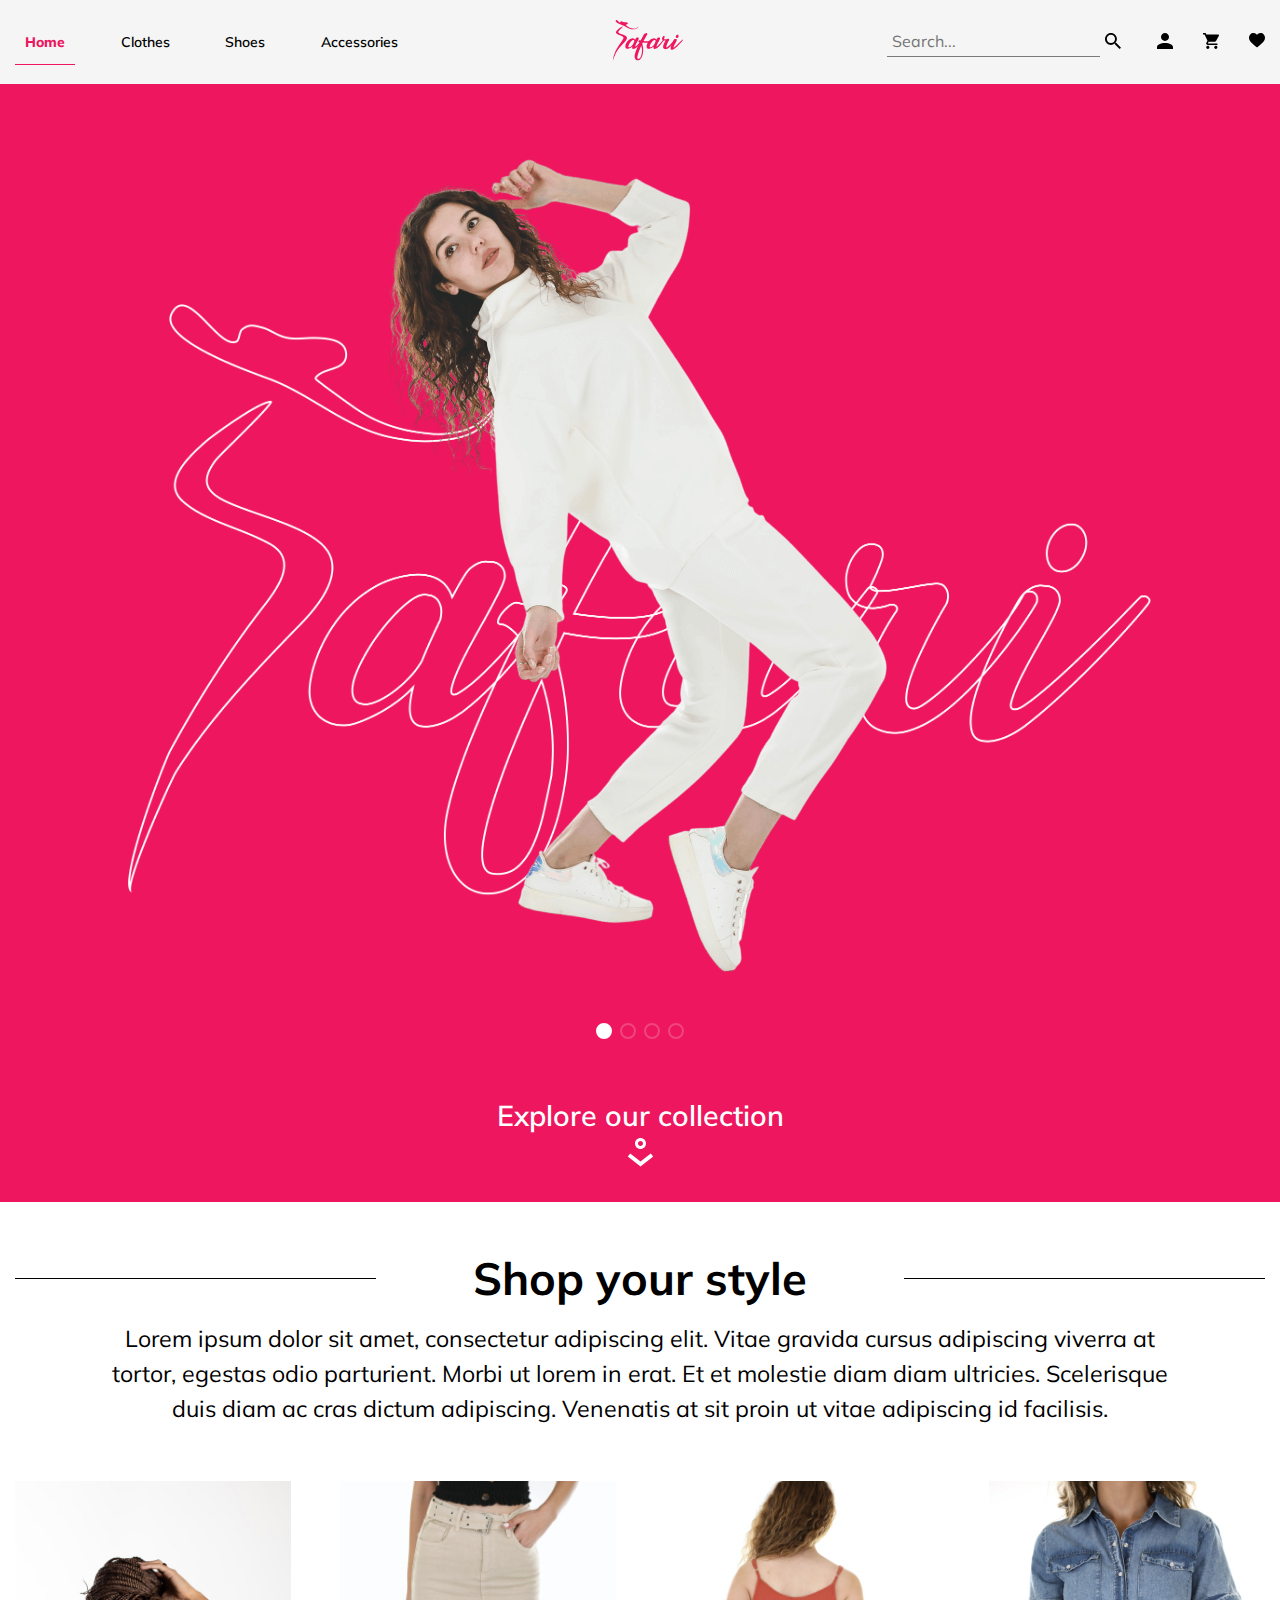
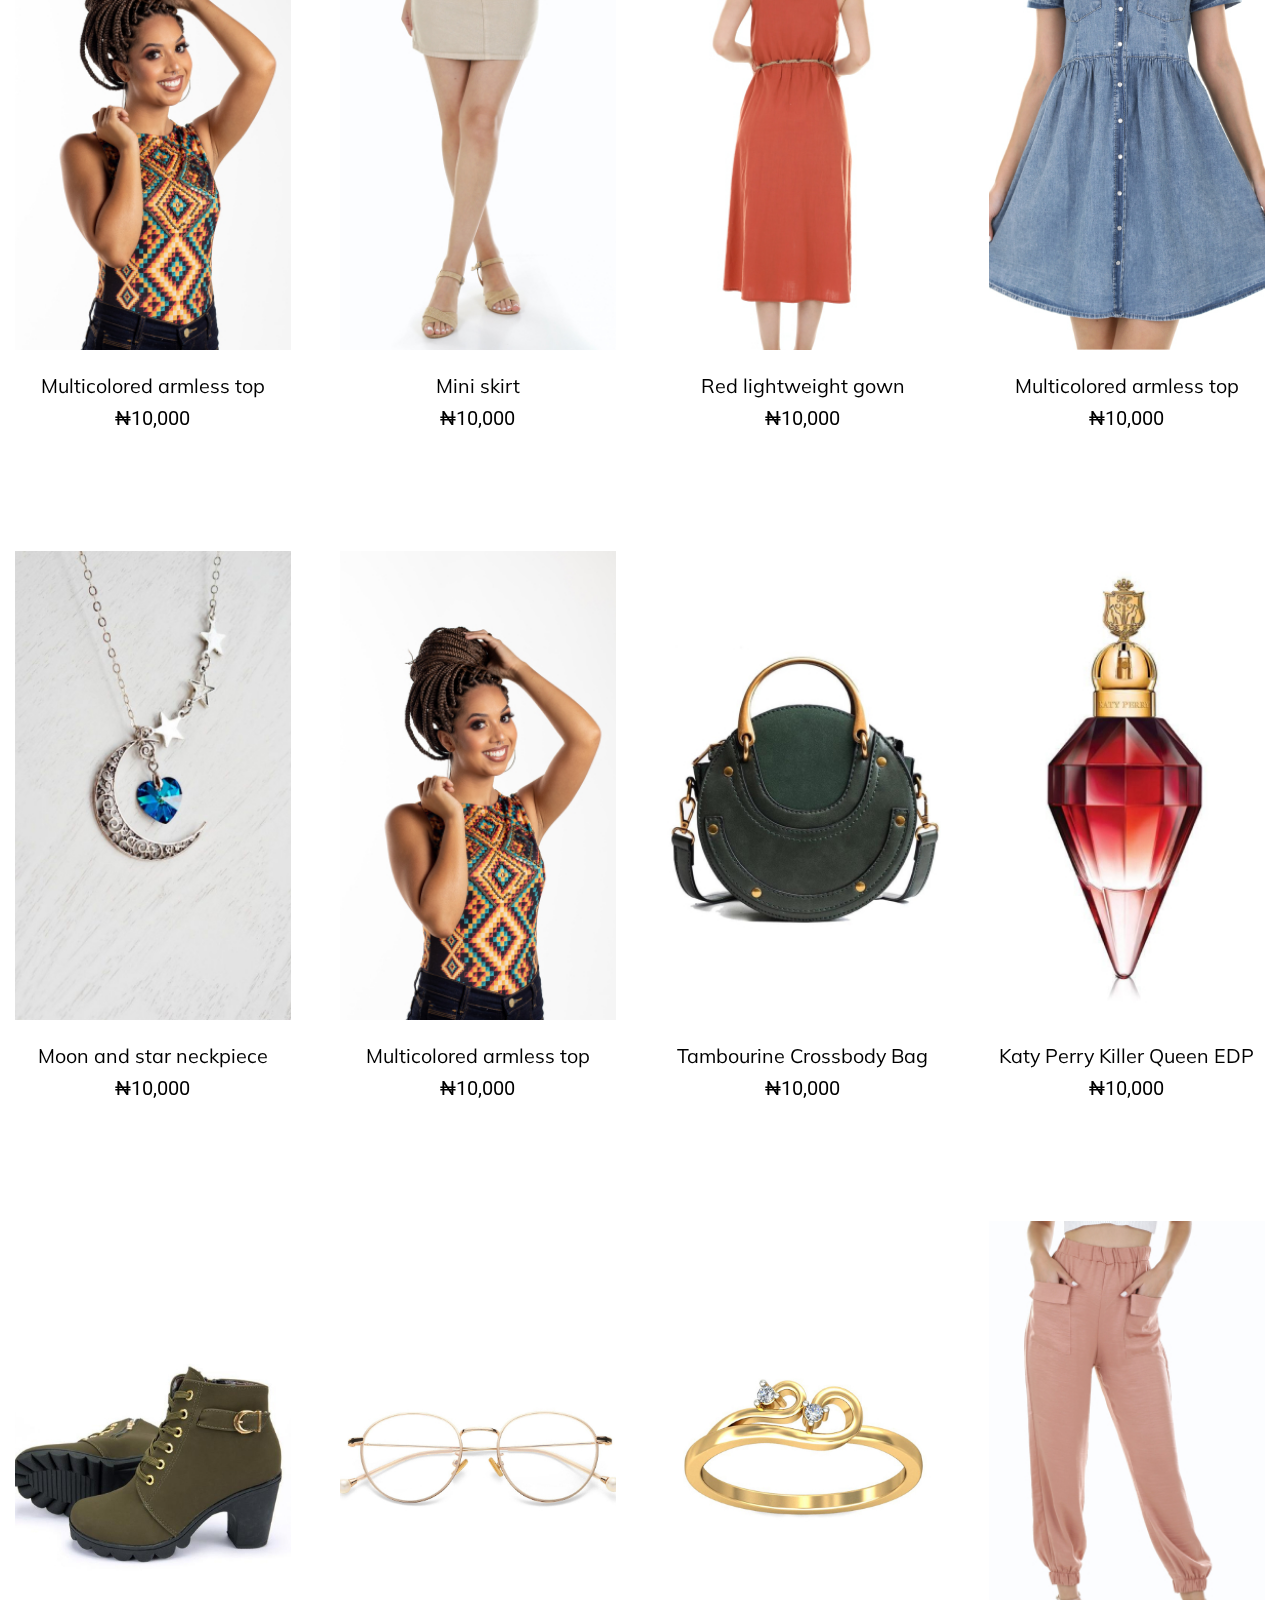
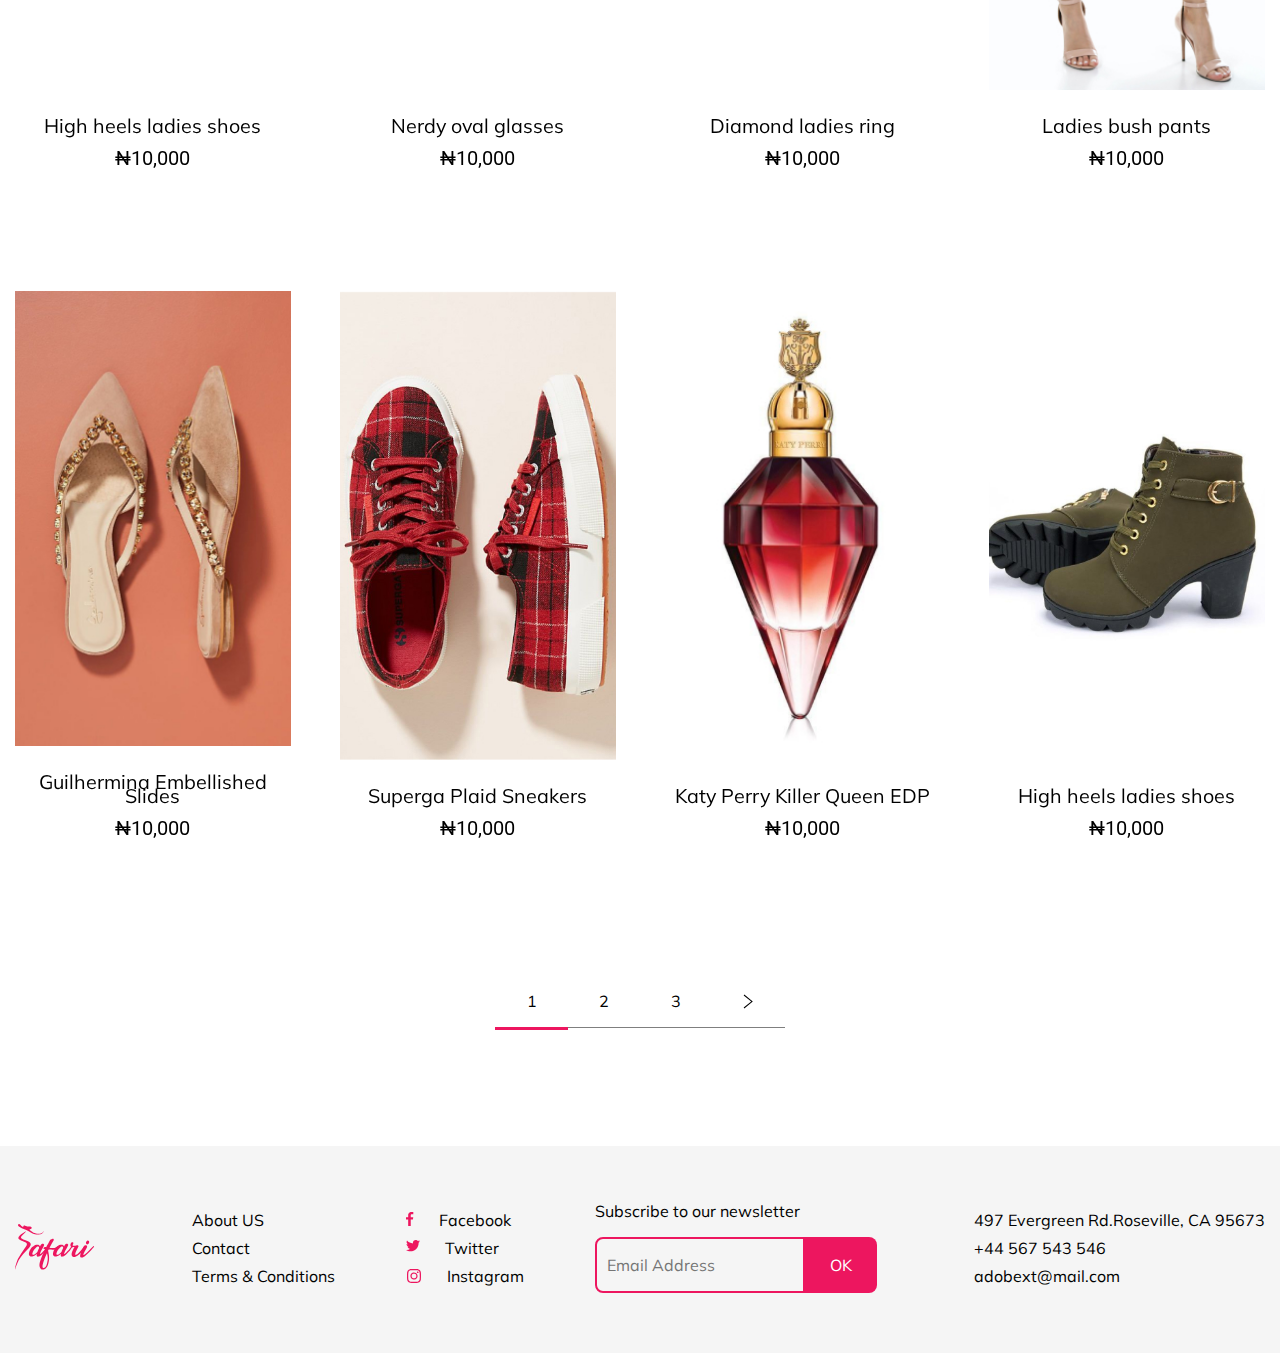
<file: index.html>
<!DOCTYPE html>
<html lang="en">

<head>
	<meta charset="UTF-8">
	<meta name="viewport" content="width=device-width, initial-scale=1.0">
	<meta name="description"
		content="Explore our exclusive women's fashion collection. Discover trendy clothing, shoes, accessories, and more to elevate your style. Shop the latest looks with ease and confidence!">
	<link rel="stylesheet" href="https://cdn.jsdelivr.net/npm/swiper@11/swiper-bundle.min.css">
	<link rel="stylesheet" href="css/style.css">
	<link rel="shortcut icon" href="img/logo.ico" type="image/x-icon">
	<title>Safari</title>
</head>

<body>
	<div class="wrapper">
		<div id="preloader">
			<div class="loader"></div>
		</div>
		<header class="header">
			<div class="header__container">
				<div class="header__menu menu">
					<nav class="menu__body">
						<ul class="menu__list">
							<li class="menu__item"><a class="menu__link active" href="index.html">Home</a>
							</li>
							<li class="menu__item"><a class="menu__link" href="clothes.html">Clothes</a>
							</li>
							<li class="menu__item"><a class="menu__link" href="shoes.html">Shoes</a>
							</li>
							<li class="menu__item"><a class="menu__link" href="accessories.html">Accessories</a>
							</li>
						</ul>
					</nav>
				</div>
				<a href="#" class="header__logo logo" aria-label="link to main page">
					<svg aria-label="logo picture" xmlns="http://www.w3.org/2000/svg" width="70" height="41"
						viewBox="0 0 70 41" fill="none">
						<path
							d="M9.67457 6.6074C9.09574 6.3166 5.49061 9.01453 5.18728 9.28307C3.85432 10.4616 2.04549 12.2217 3.57882 13.5658C5.13998 14.935 7.68903 15.3941 9.60222 16.4725C11.6031 17.5995 9.83597 19.7005 8.90512 20.9305C6.56478 24.0236 4.52915 27.3213 2.78989 30.5535C2.32516 31.4162 -1.01699 40.2808 0.309016 40.349C-0.470171 40.3086 2.96243 32.6267 3.27271 32.1258C5.46974 28.593 8.53501 25.2745 11.6865 22.0158C12.9597 20.6996 14.2718 19.0104 13.885 17.4451C13.4884 15.8422 10.9268 15.0115 8.78129 14.2699C5.94838 13.2903 4.39557 12.7477 5.8802 10.7287C6.20579 10.2877 9.95424 6.74654 9.67457 6.6074Z"
							fill="#ED165F" />
						<path
							d="M7.19091 2.47213C7.27022 2.43735 7.31196 2.27733 7.35649 2.1048C7.40101 1.93227 7.44832 1.74999 7.53876 1.67068C7.78504 1.45501 8.00349 1.37292 8.23307 1.36457C8.46265 1.35622 8.70476 1.42023 8.99556 1.49536C9.30446 1.57467 9.56326 1.7166 9.82902 1.85296C10.0948 1.98931 10.3689 2.12289 10.707 2.1855C11.0368 2.24672 11.3303 2.24533 11.6225 2.22864C11.9147 2.21333 12.2055 2.18272 12.5297 2.18411C13.0195 2.18689 13.5858 2.2175 14.0325 2.37891C14.4791 2.54031 14.8061 2.8339 14.8158 3.36541C14.8269 3.96928 14.4332 4.20026 13.9712 4.3714C13.5093 4.54254 12.9805 4.65107 12.7259 5.01006C12.7037 5.04067 13.3284 5.50261 13.9851 5.97569C14.6433 6.44877 15.3348 6.93437 15.4475 7.0109C16.0736 7.43249 16.7262 7.77617 17.4261 8.04193C18.1246 8.30769 18.869 8.49553 19.676 8.60545C20.4274 8.70702 21.0326 8.79607 21.8396 8.68337C22.2793 8.62215 23.0863 8.50109 23.7946 8.01271C24.1104 7.79565 24.3678 7.52989 24.5654 7.32814C25.0413 6.84115 25.2347 6.50303 25.282 6.52112C25.3376 6.54339 25.1373 7.0596 24.7741 7.56607C24.6447 7.74556 24.3706 8.1282 23.9281 8.45796C23.1197 9.05905 22.1597 9.1801 21.3693 9.27889C20.2186 9.4236 19.2586 9.32898 18.6533 9.23715C17.472 9.06044 16.3116 8.84199 13.9392 7.49093C12.4727 6.65609 11.0521 5.72106 9.49647 5.14641C8.85225 4.90848 6.90845 4.24339 5.25129 3.4002C3.59413 2.55701 2.2222 1.53572 2.72032 0.585385C3.28662 -0.495737 4.11034 0.103959 4.93962 0.910974C5.7675 1.71799 6.60234 2.72954 7.19091 2.47213Z"
							fill="#ED165F" />
						<path
							d="M24.7491 17.4812C24.9717 17.4812 25.1553 17.5271 25.2973 17.6203C25.4392 17.7135 25.5491 17.8193 25.6229 17.9361C25.6966 18.0544 25.7439 18.1783 25.762 18.3077C25.7801 18.4384 25.7829 18.547 25.7717 18.6332C25.7217 18.8684 25.6103 19.1661 25.4364 19.5265C25.2625 19.8869 25.0607 20.2834 24.8312 20.7176C24.6016 21.1517 24.3497 21.6136 24.077 22.1034C23.8043 22.5932 23.5441 23.0746 23.295 23.5449C23.0474 24.0166 22.8234 24.4758 22.6258 24.921C22.4268 25.3676 22.2849 25.7642 22.1972 26.112C22.1235 26.3973 22.1318 26.5559 22.225 26.5865C22.3183 26.6171 22.488 26.5462 22.7371 26.3722C23.1712 26.087 23.6304 25.7113 24.1132 25.2466C24.5974 24.7819 25.0774 24.2851 25.5547 23.7578C26.0319 23.2304 26.4911 22.6975 26.9308 22.1577C27.3705 21.6178 27.7615 21.128 28.1023 20.6883C28.4432 20.2487 28.7257 19.8827 28.9483 19.5905C29.1709 19.2997 29.3017 19.1411 29.3393 19.1161C29.3894 19.0785 29.4604 19.0604 29.5536 19.0604C29.6468 19.0604 29.7331 19.0827 29.8138 19.1258C29.8945 19.1689 29.9557 19.2288 30.0002 19.3025C30.0434 19.3763 30.0406 19.4695 29.9905 19.5822C29.9529 19.6559 29.836 19.8521 29.6371 20.168C29.4381 20.4838 29.1723 20.8776 28.837 21.3493C28.5017 21.821 28.1121 22.3413 27.6654 22.9118C27.2188 23.4823 26.7374 24.0653 26.224 24.6608C25.7091 25.2563 25.1665 25.8365 24.596 26.4001C24.0255 26.965 23.4481 27.4701 22.8651 27.9167C22.7663 27.9793 22.6202 28.0753 22.4282 28.2047C22.2362 28.3355 22.0094 28.4593 21.7492 28.5762C21.489 28.6945 21.2093 28.7863 20.9116 28.8559C20.6138 28.9241 20.323 28.9394 20.0378 28.9018C19.8137 28.8643 19.637 28.778 19.5076 28.6416C19.3768 28.5053 19.2878 28.3258 19.2377 28.1018C19.1876 27.8791 19.1751 27.6217 19.2001 27.3295C19.2252 27.0387 19.2753 26.7243 19.349 26.3903C19.0763 26.6756 18.741 26.9636 18.3444 27.2558C17.9479 27.548 17.5346 27.8082 17.1075 28.0378C16.6789 28.2673 16.2643 28.4593 15.8608 28.6152C15.4573 28.771 15.1136 28.8545 14.8283 28.8656C14.3817 28.8782 13.9977 28.8155 13.6749 28.6792C13.3521 28.5428 13.0891 28.3606 12.8845 28.131C12.68 27.9014 12.5311 27.644 12.4379 27.3587C12.3447 27.0735 12.2988 26.7883 12.2988 26.503C12.2988 26.1065 12.3614 25.6501 12.4852 25.1353C12.609 24.6205 12.7927 24.0876 13.0334 23.5352C13.2755 22.9842 13.5789 22.4373 13.9448 21.8975C14.3107 21.3576 14.7379 20.8553 15.2291 20.3906C15.7188 19.9259 16.267 19.5224 16.8751 19.1815C17.4831 18.8406 18.1594 18.6012 18.9038 18.4649C19.3629 18.3786 19.772 18.3536 20.131 18.3911C20.4914 18.4287 20.803 18.5122 21.0702 18.6416C21.3373 18.7724 21.5572 18.9421 21.7311 19.1536C21.905 19.3651 22.0344 19.5877 22.1221 19.8229C22.271 19.5377 22.4045 19.29 22.5228 19.0785C22.6411 18.8684 22.7371 18.707 22.8108 18.5943C23.0084 18.2478 23.2143 17.996 23.4244 17.8401C23.6345 17.6857 23.8307 17.5799 24.0102 17.5243C24.1897 17.4686 24.3456 17.4464 24.475 17.4589C24.6099 17.4742 24.7004 17.4812 24.7491 17.4812ZM16.2837 27.2864C16.4938 27.2739 16.7638 27.1904 17.0935 27.0359C17.4219 26.8815 17.7628 26.67 18.1162 26.4029C18.4696 26.1357 18.8133 25.8254 19.1487 25.472C19.484 25.1186 19.7692 24.7373 20.0044 24.3283C20.1908 23.8566 20.3912 23.3793 20.6096 22.8951C20.8267 22.4109 21.041 21.9462 21.2511 21.4995C21.3262 21.128 21.3318 20.8358 21.2692 20.6257C21.2065 20.4156 21.1175 20.2542 20.9992 20.1415C20.881 20.0302 20.7488 19.9593 20.5985 19.9272C20.4496 19.8966 20.3313 19.8813 20.2451 19.8813C20.0225 19.8688 19.7553 19.9648 19.445 20.1694C19.1347 20.3739 18.8064 20.6508 18.4585 20.9972C18.1107 21.3451 17.7642 21.7416 17.4164 22.1883C17.0685 22.6349 16.7526 23.0941 16.4674 23.5644C16.1822 24.0361 15.9401 24.498 15.7425 24.9502C15.5435 25.4024 15.4225 25.8032 15.3793 26.1496C15.3362 26.4975 15.3793 26.7757 15.5101 26.9872C15.6423 27.1987 15.8997 27.2989 16.2837 27.2864Z"
							fill="#ED165F" />
						<path
							d="M33.4008 13.0343C33.5984 13.0217 33.7695 13.0621 33.9129 13.1553C34.0548 13.2485 34.1633 13.3696 34.2385 13.5185C34.3122 13.6674 34.3442 13.8315 34.3317 14.011C34.3192 14.1905 34.2691 14.3547 34.1828 14.5036C33.6499 15.3593 33.0725 16.343 32.4519 17.452C31.8313 18.5623 31.2052 19.7492 30.5735 21.0154C31.2803 21.1142 32.0094 21.1893 32.7594 21.238C33.5094 21.2881 34.2106 21.2811 34.8618 21.2199C35.513 21.1587 36.0807 21.0251 36.5649 20.8206C37.0491 20.616 37.383 20.3085 37.5695 19.8995C37.6808 19.6643 37.8199 19.5085 37.9883 19.4347C38.1553 19.361 38.3069 19.3513 38.4447 19.4069C38.581 19.4626 38.684 19.5655 38.7522 19.7144C38.8204 19.8633 38.8176 20.0372 38.7424 20.2348C38.5184 20.7802 38.197 21.2241 37.7754 21.565C37.3538 21.9059 36.8793 22.173 36.352 22.365C35.8247 22.557 35.2597 22.6851 34.6587 22.7463C34.0576 22.8089 33.462 22.8298 32.8721 22.8117C32.2821 22.7936 31.7284 22.7505 31.2066 22.6809C30.6862 22.6127 30.2326 22.5417 29.8486 22.4666C29.7484 22.6781 29.6538 22.8854 29.5605 23.09C29.4673 23.2945 29.3713 23.5018 29.2725 23.7133C29.3964 24.185 29.5299 24.7429 29.6732 25.3872C29.8152 26.0328 29.9307 26.7396 30.0169 27.5077C30.1032 28.2771 30.1533 29.0897 30.1658 29.9454C30.1783 30.8011 30.1227 31.6763 29.9988 32.5682C29.8124 33.858 29.5647 34.9531 29.2544 35.8519C28.9442 36.7508 28.6033 37.4896 28.2318 38.0657C27.8602 38.6417 27.4748 39.0883 27.0783 39.4056C26.6817 39.7214 26.3033 39.951 25.9429 40.0943C25.5825 40.2363 25.2583 40.317 24.9661 40.3364C24.6753 40.3545 24.4485 40.3517 24.2871 40.3267C23.7904 40.253 23.3563 40.0595 22.9848 39.7507C22.6133 39.4404 22.3155 39.0438 22.0915 38.5596C21.8689 38.0754 21.7255 37.5244 21.6629 36.9038C21.6017 36.2833 21.6323 35.6265 21.7561 34.9322C21.905 34.1266 22.1402 33.2305 22.463 32.244C22.7858 31.2575 23.167 30.2251 23.6067 29.1467C24.0478 28.067 24.5223 26.9734 25.0301 25.863C25.538 24.7527 26.0528 23.6771 26.5746 22.635C26.1405 22.1508 25.7676 21.8975 25.4587 21.8725C25.2611 21.86 25.1734 21.7695 25.1985 21.6025C25.2235 21.4356 25.3098 21.2519 25.4587 21.0543C25.6076 20.8554 25.7843 20.6731 25.9888 20.5061C26.1933 20.3391 26.3701 20.2557 26.5189 20.2557C26.544 20.2557 26.6581 20.2807 26.8626 20.3294C27.0671 20.3795 27.3301 20.4352 27.6529 20.4964C28.0244 19.7645 28.382 19.0799 28.7229 18.4413C29.0638 17.8026 29.3713 17.2349 29.644 16.7382C29.9167 16.2429 30.1463 15.8268 30.3328 15.4915C30.5192 15.1562 30.6431 14.9335 30.7043 14.8222C30.8657 14.5245 31.0702 14.2671 31.3179 14.05C31.5656 13.8329 31.823 13.6534 32.0901 13.5101C32.3573 13.3682 32.6077 13.2597 32.8429 13.1845C33.078 13.1094 33.2645 13.0593 33.4008 13.0343ZM28.9163 32.1981C29.0402 30.9695 29.0346 29.823 28.8982 28.7558C28.7619 27.6886 28.5504 26.7215 28.2651 25.8533C27.7809 26.933 27.319 27.9988 26.8793 29.0535C26.4382 30.1082 26.0486 31.1128 25.7077 32.0673C25.3668 33.0218 25.0816 33.9067 24.852 34.7193C24.6224 35.5319 24.468 36.2387 24.3873 36.8398C24.3066 37.4409 24.3136 37.9182 24.4054 38.2716C24.4986 38.625 24.7004 38.8198 25.0106 38.8574C25.6924 38.9325 26.2504 38.7711 26.6845 38.3746C27.1186 37.978 27.4748 37.4465 27.7545 36.7842C28.0342 36.1205 28.2596 35.383 28.4335 34.5704C28.606 33.7579 28.7674 32.9662 28.9163 32.1981Z"
							fill="#ED165F" />
						<path
							d="M46.0515 17.4812C46.2741 17.4812 46.4578 17.5271 46.5997 17.6203C46.7416 17.7135 46.8515 17.8193 46.9253 17.9361C46.999 18.0544 47.0463 18.1783 47.0644 18.3077C47.0825 18.4384 47.0853 18.547 47.0742 18.6332C47.0241 18.8684 46.9128 19.1661 46.7388 19.5265C46.5649 19.8869 46.3632 20.2834 46.1336 20.7176C45.904 21.1517 45.6522 21.6136 45.3794 22.1034C45.1067 22.5932 44.8465 23.0746 44.5975 23.5449C44.3498 24.0166 44.1258 24.4758 43.9282 24.921C43.7292 25.3676 43.5873 25.7642 43.4997 26.112C43.4259 26.3973 43.4343 26.5559 43.5275 26.5865C43.6207 26.6171 43.7905 26.5462 44.0395 26.3722C44.4736 26.087 44.9328 25.7113 45.4156 25.2466C45.8998 24.7819 46.3799 24.2851 46.8571 23.7578C47.3344 23.2304 47.7935 22.6975 48.2332 22.1577C48.6729 21.6178 49.0639 21.128 49.4048 20.6883C49.7457 20.2487 50.0281 19.8827 50.2507 19.5905C50.4734 19.2997 50.6042 19.1411 50.6417 19.1161C50.6918 19.0785 50.7628 19.0604 50.856 19.0604C50.9492 19.0604 51.0355 19.0827 51.1162 19.1258C51.1969 19.1689 51.2581 19.2288 51.3027 19.3025C51.3458 19.3763 51.343 19.4695 51.2929 19.5822C51.2553 19.6559 51.1385 19.8521 50.9395 20.168C50.7405 20.4838 50.4748 20.8776 50.1394 21.3493C49.8041 21.821 49.4145 22.3413 48.9679 22.9118C48.5212 23.4823 48.0398 24.0653 47.5264 24.6608C47.0116 25.2563 46.4689 25.8365 45.8984 26.4001C45.328 26.965 44.7505 27.4701 44.1675 27.9167C44.0687 27.9793 43.9226 28.0753 43.7306 28.2047C43.5386 28.3355 43.3118 28.4593 43.0516 28.5762C42.7914 28.6945 42.5118 28.7863 42.214 28.8559C41.9162 28.9241 41.6254 28.9394 41.3402 28.9018C41.1162 28.8643 40.9395 28.778 40.8101 28.6416C40.6793 28.5053 40.5902 28.3258 40.5401 28.1018C40.49 27.8791 40.4775 27.6217 40.5026 27.3295C40.5276 27.0387 40.5777 26.7243 40.6514 26.3903C40.3787 26.6756 40.0434 26.9636 39.6468 27.2558C39.2503 27.548 38.837 27.8082 38.4099 28.0378C37.9813 28.2673 37.5667 28.4593 37.1632 28.6152C36.7597 28.771 36.416 28.8545 36.1308 28.8656C35.6841 28.8782 35.3001 28.8155 34.9773 28.6792C34.6545 28.5428 34.3915 28.3606 34.187 28.131C33.9824 27.9014 33.8336 27.644 33.7403 27.3587C33.6471 27.0735 33.6012 26.7883 33.6012 26.503C33.6012 26.1065 33.6638 25.6501 33.7876 25.1353C33.9115 24.6205 34.0951 24.0876 34.3359 23.5352C34.578 22.9842 34.8813 22.4373 35.2472 21.8975C35.6132 21.3576 36.0403 20.8553 36.5315 20.3906C37.0213 19.9259 37.5695 19.5224 38.1775 19.1815C38.7856 18.8406 39.4618 18.6012 40.2062 18.4649C40.6654 18.3786 41.0744 18.3536 41.4334 18.3911C41.7938 18.4287 42.1055 18.5122 42.3726 18.6416C42.6398 18.7724 42.8596 18.9421 43.0335 19.1536C43.2075 19.3651 43.3369 19.5877 43.4245 19.8229C43.5734 19.5377 43.707 19.29 43.8252 19.0785C43.9435 18.8684 44.0395 18.707 44.1133 18.5943C44.3108 18.2478 44.5168 17.996 44.7269 17.8401C44.937 17.6857 45.1332 17.5799 45.3127 17.5243C45.4921 17.4686 45.648 17.4464 45.7774 17.4589C45.9123 17.4742 46.0028 17.4812 46.0515 17.4812ZM37.5862 27.2864C37.7963 27.2739 38.0662 27.1904 38.396 27.0359C38.7243 26.8815 39.0652 26.67 39.4187 26.4029C39.7721 26.1357 40.1158 25.8254 40.4511 25.472C40.7864 25.1186 41.0716 24.7373 41.3068 24.3283C41.4932 23.8566 41.6936 23.3793 41.9121 22.8951C42.1291 22.4109 42.3434 21.9462 42.5535 21.4995C42.6286 21.128 42.6342 20.8358 42.5716 20.6257C42.509 20.4156 42.4199 20.2542 42.3016 20.1415C42.1834 20.0302 42.0512 19.9593 41.9009 19.9272C41.752 19.8966 41.6338 19.8813 41.5475 19.8813C41.3249 19.8688 41.0577 19.9648 40.7474 20.1694C40.4372 20.3739 40.1088 20.6508 39.7609 20.9972C39.4131 21.3451 39.0666 21.7416 38.7188 22.1883C38.3709 22.6349 38.0551 23.0941 37.7698 23.5644C37.4846 24.0361 37.2425 24.498 37.0449 24.9502C36.8459 25.4024 36.7249 25.8032 36.6818 26.1496C36.6386 26.4975 36.6818 26.7757 36.8126 26.9872C36.9447 27.1987 37.2021 27.2989 37.5862 27.2864Z"
							fill="#ED165F" />
						<path
							d="M50.7962 16.1232C51.0564 16.1107 51.2707 16.1663 51.4376 16.2902C51.6046 16.414 51.6881 16.6185 51.6881 16.9038C51.6881 17.0401 51.6422 17.2321 51.5489 17.4812C51.4557 17.7289 51.3597 17.9779 51.2609 18.2256C51.1246 18.5108 50.9812 18.8142 50.8324 19.137C50.9186 19.2733 51.1357 19.3387 51.4835 19.3318C51.83 19.3262 52.2279 19.2859 52.6746 19.2107C53.1212 19.1356 53.5804 19.0563 54.0507 18.9686C54.5224 18.8823 54.9245 18.8267 55.2598 18.8016C55.52 18.7891 55.719 18.842 55.8553 18.9603C55.9917 19.0785 56.0849 19.2246 56.135 19.3972C56.1851 19.5711 56.1935 19.7534 56.1628 19.9454C56.1322 20.1374 56.0724 20.296 55.9861 20.4198C55.936 20.4936 55.8122 20.7079 55.6146 21.0613C55.4157 21.4147 55.1902 21.8433 54.9356 22.3456C54.681 22.8478 54.4264 23.3849 54.1731 23.9554C53.9185 24.5259 53.7167 25.056 53.5679 25.5458C53.419 26.0356 53.348 26.4544 53.3536 26.8022C53.3592 27.1501 53.4997 27.3421 53.7724 27.3797C53.9213 27.4047 54.1759 27.2934 54.5349 27.0443C54.8953 26.7967 55.3127 26.4613 55.7913 26.0397C56.2686 25.6181 56.7737 25.1284 57.308 24.5704C57.8409 24.0125 58.3599 23.442 58.8622 22.859C59.3645 22.276 59.8236 21.6999 60.2383 21.1281C60.6543 20.5576 60.9799 20.0428 61.215 19.5836C61.2776 19.4598 61.3737 19.3763 61.5031 19.3318C61.6338 19.2886 61.7632 19.2859 61.894 19.322C62.0248 19.3582 62.1292 19.4403 62.2099 19.5641C62.2906 19.688 62.3129 19.8619 62.2753 20.0845C62.2628 20.1471 62.1612 20.335 61.9678 20.6522C61.7758 20.9681 61.5184 21.3618 61.1956 21.8335C60.8727 22.3052 60.4887 22.8284 60.0421 23.4058C59.5954 23.9832 59.1154 24.5621 58.6006 25.1451C58.0858 25.7281 57.5431 26.286 56.9726 26.8189C56.4022 27.3518 55.8247 27.8082 55.2417 28.1867C54.6587 28.5651 54.0785 28.8434 53.5025 29.0243C52.925 29.2038 52.3699 29.2316 51.837 29.1078C51.3277 28.984 50.9409 28.7794 50.6737 28.4942C50.4066 28.2089 50.2368 27.868 50.1617 27.4715C50.088 27.0749 50.088 26.6408 50.1617 26.1691C50.2355 25.6975 50.3509 25.2272 50.5054 24.7555C50.6598 24.2838 50.8435 23.8218 51.0536 23.3696C51.2637 22.9174 51.4696 22.5111 51.6672 22.1508C51.8648 21.7918 52.0359 21.4968 52.1792 21.2672C52.3212 21.0376 52.4116 20.8985 52.4492 20.8484C52.5855 20.6745 52.6008 20.5451 52.4951 20.4574C52.3893 20.3711 52.2502 20.3586 52.0763 20.4198C51.8898 20.4936 51.6324 20.5562 51.304 20.6063C50.9757 20.6564 50.6459 20.6369 50.3175 20.5506C49.9892 20.4644 49.6998 20.2779 49.4521 19.9927C49.2044 19.7074 49.0736 19.2678 49.0611 18.6722C49.0486 18.4858 49.0764 18.2506 49.1446 17.9654C49.2128 17.6802 49.3213 17.4047 49.4702 17.1375C49.6191 16.8704 49.8013 16.638 50.0184 16.4404C50.241 16.2415 50.4984 16.1357 50.7962 16.1232Z"
							fill="#ED165F" />
						<path
							d="M62.7957 18.913C63.0197 18.9255 63.2047 18.9756 63.3536 19.0618C63.5025 19.1481 63.6138 19.2538 63.689 19.3777C63.7627 19.5015 63.81 19.6281 63.8281 19.7589C63.8462 19.8897 63.8504 19.9983 63.8378 20.0845C63.7641 20.4198 63.5776 20.8693 63.2799 21.4328C62.9821 21.9977 62.6537 22.5988 62.2934 23.2374C61.933 23.8761 61.5893 24.5245 61.2609 25.1812C60.9326 25.8394 60.7002 26.4279 60.5639 26.9483C60.4887 27.2336 60.5291 27.3824 60.6849 27.395C60.8394 27.4075 61.0411 27.3324 61.2902 27.1723C61.7118 26.8871 62.2015 26.5059 62.7595 26.0286C63.3174 25.5514 63.8879 25.0365 64.4709 24.4841C65.0539 23.9331 65.6272 23.3766 66.1921 22.8186C66.757 22.2607 67.2621 21.7486 67.7087 21.2839C68.1554 20.8192 68.5241 20.4352 68.8163 20.1304C69.1071 19.8271 69.2727 19.6629 69.3088 19.6379C69.3589 19.6003 69.4299 19.5822 69.5231 19.5822C69.6163 19.5822 69.7026 19.6045 69.7833 19.6476C69.864 19.6908 69.9252 19.7506 69.9698 19.8243C70.0129 19.8995 70.0101 19.9913 69.96 20.104C69.9224 20.1777 69.768 20.3809 69.4953 20.7093C69.2226 21.0376 68.8692 21.4481 68.435 21.9379C68.0009 22.4276 67.4986 22.9731 66.9281 23.5756C66.3577 24.1766 65.7621 24.7819 65.1416 25.39C64.521 25.998 63.8879 26.5893 63.2437 27.1668C62.5981 27.7442 61.9845 28.2549 61.4015 28.7015C61.3152 28.7641 61.1719 28.8601 60.9729 28.9895C60.774 29.1203 60.5485 29.2441 60.2939 29.361C60.0393 29.4793 59.7638 29.5753 59.466 29.649C59.1683 29.7228 58.8705 29.7423 58.5728 29.7047C58.1136 29.6421 57.8311 29.3916 57.7268 28.9506C57.621 28.5109 57.6308 27.971 57.7546 27.3324C57.8784 26.6937 58.0858 25.9966 58.378 25.2397C58.6688 24.4828 58.9763 23.7578 59.2991 23.0635C59.6219 22.3692 59.928 21.7486 60.2202 21.2032C60.511 20.6578 60.7253 20.2668 60.8616 20.0316C61.0606 19.6963 61.2651 19.4486 61.4752 19.2872C61.6853 19.1258 61.8815 19.0173 62.061 18.9617C62.2405 18.906 62.3963 18.8837 62.5257 18.8963C62.6565 18.9074 62.747 18.913 62.7957 18.913ZM63.0378 15.7879C63.1491 15.5638 63.2827 15.3718 63.4371 15.2104C63.5916 15.049 63.7557 14.9252 63.9297 14.8389C64.1036 14.7527 64.2831 14.7026 64.4695 14.69C64.656 14.6775 64.8285 14.7081 64.9899 14.7833C65.1513 14.8695 65.2849 14.9906 65.3906 15.1464C65.4964 15.3023 65.5674 15.4748 65.6049 15.6668C65.6425 15.8588 65.6453 16.0675 65.6147 16.2902C65.584 16.5142 65.5117 16.7368 65.4004 16.9594C65.2891 17.1834 65.1555 17.3755 65.001 17.5369C64.8452 17.6983 64.681 17.8221 64.5085 17.9084C64.3346 17.9946 64.1551 18.0447 63.9686 18.0572C63.7822 18.0698 63.6083 18.0392 63.4482 17.964C63.1254 17.8026 62.9237 17.5118 62.843 17.0888C62.7623 16.6686 62.8277 16.2345 63.0378 15.7879Z"
							fill="#ED165F" />
					</svg>
				</a>
				<div class="header__search search">
					<input id="searchInput" placeholder="Search..." type="search">
					<button class="search__btn" type="button" aria-label="Search button">
						<svg id="searchIcon" xmlns="http://www.w3.org/2000/svg" width="16" height="16" viewBox="0 0 16 16"
							fill="none">
							<path
								d="M5.94286 0C7.519 0 9.03059 0.62612 10.1451 1.74062C11.2596 2.85512 11.8857 4.36671 11.8857 5.94286C11.8857 7.41486 11.3463 8.768 10.4594 9.81029L10.7063 10.0571H11.4286L16 14.6286L14.6286 16L10.0571 11.4286V10.7063L9.81029 10.4594C8.73193 11.3799 7.36065 11.8856 5.94286 11.8857C4.36671 11.8857 2.85512 11.2596 1.74062 10.1451C0.62612 9.03059 0 7.519 0 5.94286C0 4.36671 0.62612 2.85512 1.74062 1.74062C2.85512 0.62612 4.36671 0 5.94286 0ZM5.94286 1.82857C3.65714 1.82857 1.82857 3.65714 1.82857 5.94286C1.82857 8.22857 3.65714 10.0571 5.94286 10.0571C8.22857 10.0571 10.0571 8.22857 10.0571 5.94286C10.0571 3.65714 8.22857 1.82857 5.94286 1.82857Z"
								fill="black" />
						</svg>
					</button>
				</div>
				<div class="header__action action-header" data-da=".menu__list,5,540">
					<a href="#" class="action-header__link"><svg aria-label="link to user profile"
							xmlns="http://www.w3.org/2000/svg" width="16" height="16" viewBox="0 0 16 16" fill="none">
							<path
								d="M8 0C9.06087 0 10.0783 0.421427 10.8284 1.17157C11.5786 1.92172 12 2.93913 12 4C12 5.06087 11.5786 6.07828 10.8284 6.82843C10.0783 7.57857 9.06087 8 8 8C6.93913 8 5.92172 7.57857 5.17157 6.82843C4.42143 6.07828 4 5.06087 4 4C4 2.93913 4.42143 1.92172 5.17157 1.17157C5.92172 0.421427 6.93913 0 8 0ZM8 10C12.42 10 16 11.79 16 14V16H0V14C0 11.79 3.58 10 8 10Z"
								fill="black" />
						</svg></a>
					<a href="#" class="action-header__link"><svg aria-label="add to cart" xmlns="http://www.w3.org/2000/svg"
							width="16" height="16" viewBox="0 0 16 16" fill="none">
							<path
								d="M12.8 12.8C11.912 12.8 11.2 13.512 11.2 14.4C11.2 14.8243 11.3686 15.2313 11.6686 15.5314C11.9687 15.8314 12.3757 16 12.8 16C13.2243 16 13.6313 15.8314 13.9314 15.5314C14.2314 15.2313 14.4 14.8243 14.4 14.4C14.4 13.9757 14.2314 13.5687 13.9314 13.2686C13.6313 12.9686 13.2243 12.8 12.8 12.8ZM0 0V1.6H1.6L4.48 7.672L3.392 9.632C3.272 9.856 3.2 10.12 3.2 10.4C3.2 10.8243 3.36857 11.2313 3.66863 11.5314C3.96869 11.8314 4.37565 12 4.8 12H14.4V10.4H5.136C5.08296 10.4 5.03209 10.3789 4.99458 10.3414C4.95707 10.3039 4.936 10.253 4.936 10.2C4.936 10.16 4.944 10.128 4.96 10.104L5.68 8.8H11.64C12.24 8.8 12.768 8.464 13.04 7.976L15.904 2.8C15.96 2.672 16 2.536 16 2.4C16 2.18783 15.9157 1.98434 15.7657 1.83431C15.6157 1.68429 15.4122 1.6 15.2 1.6H3.368L2.616 0H0ZM4.8 12.8C3.912 12.8 3.2 13.512 3.2 14.4C3.2 14.8243 3.36857 15.2313 3.66863 15.5314C3.96869 15.8314 4.37565 16 4.8 16C5.22435 16 5.63131 15.8314 5.93137 15.5314C6.23143 15.2313 6.4 14.8243 6.4 14.4C6.4 13.9757 6.23143 13.5687 5.93137 13.2686C5.63131 12.9686 5.22435 12.8 4.8 12.8Z"
								fill="black" />
						</svg></a>
					<a href="#" class="action-header__link"><svg aria-label="add to favourite"
							xmlns="http://www.w3.org/2000/svg" width="16" height="15" viewBox="0 0 16 15" fill="none">
							<path
								d="M14.7307 1.39307C13.9025 0.494751 12.766 0 11.5304 0C10.6068 0 9.76099 0.291992 9.01636 0.867798C8.64062 1.15845 8.30017 1.51404 8 1.92908C7.69995 1.51416 7.35938 1.15845 6.98352 0.867798C6.23901 0.291992 5.39319 0 4.4696 0C3.23401 0 2.09741 0.494751 1.26917 1.39307C0.450806 2.28088 0 3.49377 0 4.80847C0 6.16162 0.504272 7.40027 1.58691 8.70667C2.55542 9.87524 3.94739 11.0615 5.55933 12.4352C6.10974 12.9043 6.73364 13.436 7.38147 14.0024C7.55261 14.1523 7.77222 14.2349 8 14.2349C8.22766 14.2349 8.44739 14.1523 8.61829 14.0027C9.26611 13.4362 9.89038 12.9042 10.441 12.4348C12.0527 11.0614 13.4447 9.87524 14.4132 8.70654C15.4958 7.40027 16 6.16162 16 4.80835C16 3.49377 15.5492 2.28088 14.7307 1.39307Z"
								fill="black" />
						</svg></a>
				</div>
				<button aria-label="Burger menu button" class="icon-menu" id="menu02">
					<span></span>
					<span></span>
					<span></span>
				</button>
			</div>
		</header>
		<main class="page">
			<div class="hero">
				<img class="hero__logo" src="img/hero-logo.png" alt="Image">
				<div class="hero__container">
					<div class="hero__swiper swiper">
						<div class="hero__wrapper swiper-wrapper">
							<div class="swiper-slide">
								<img data-src="img/hero-1.png" src="img/hero-1.webp" alt="Image" class="lazy-image">
							</div>
							<div class="swiper-slide">
								<img data-src="img/hero-2.png" src="img/hero-2.webp" alt="Image" class="lazy-image">
							</div>
							<div class="swiper-slide">
								<img data-src="img/hero-1.png" src="img/hero-1.webp" alt="Image" class="lazy-image">
							</div>
							<div class="swiper-slide">
								<img data-src="img/hero-2.png" src="img/hero-2.webp" alt="Image" class="lazy-image">
							</div>
						</div>
						<div class="swiper-pagination"></div>
					</div>
					<div class="hero__text">Explore our collection</div>
				</div>
			</div>
			<section class="collection">
				<div class="collection__container">
					<h2 class="collection__title title">Shop your style</h2>
					<div class="collection__text text">Lorem ipsum dolor sit amet, consectetur adipiscing elit. Vitae
						gravida
						cursus adipiscing
						viverra at tortor, egestas odio parturient. Morbi ut lorem in erat. Et et molestie diam diam
						ultricies.
						Scelerisque duis diam ac cras dictum adipiscing. Venenatis at sit proin ut vitae adipiscing id
						facilisis.</div>
					<div class="collection__wrap">
						<article class="collection__item item-collection">
							<a href="#" class="item-collection__image">
								<img src="img/collection-1.jpg" alt="top">
							</a>
							<a class="item-collection__title" href="#">
								<h3>Multicolored armless top</h3>
							</a>
							<span>₦10,000</span>
							<div class="item-collection__add-block add-block">
								<button class="add-block__favourite" type="button"><svg width="16" height="15" fill="none"
										xmlns="http://www.w3.org/2000/svg" viewBox="0 0 16 15">
										<path
											d="M8 13.5s-5.5-4-5.5-8c0-2.07 1.57-3.5 3.5-3.5 1.4 0 2.63.83 3 1.64.37-.81 1.6-1.64 3-1.64 1.93 0 3.5 1.43 3.5 3.5 0 4-5.5 8-5.5 8z"
											fill="none" stroke="#ed165f" stroke-width="1.5" stroke-linecap="round"
											stroke-linejoin="round" />
									</svg>
								</button>
								<button class="add-block__cart" type="button"><span>Add to cart</span>
									<svg xmlns="http://www.w3.org/2000/svg" width="14" height="14" viewBox="0 0 14 14"
										fill="none">
										<path
											d="M10.6667 10.6667C9.92667 10.6667 9.33333 11.26 9.33333 12C9.33333 12.3536 9.47381 12.6928 9.72386 12.9428C9.97391 13.1929 10.313 13.3333 10.6667 13.3333C11.0203 13.3333 11.3594 13.1929 11.6095 12.9428C11.8595 12.6928 12 12.3536 12 12C12 11.6464 11.8595 11.3072 11.6095 11.0572C11.3594 10.8071 11.0203 10.6667 10.6667 10.6667ZM0 0V1.33333H1.33333L3.73333 6.39333L2.82667 8.02667C2.72667 8.21333 2.66667 8.43333 2.66667 8.66667C2.66667 9.02029 2.80714 9.35943 3.05719 9.60948C3.30724 9.85952 3.64638 10 4 10H12V8.66667H4.28C4.2358 8.66667 4.1934 8.64911 4.16215 8.61785C4.13089 8.5866 4.11333 8.5442 4.11333 8.5C4.11333 8.46667 4.12 8.44 4.13333 8.42L4.73333 7.33333H9.7C10.2 7.33333 10.64 7.05333 10.8667 6.64667L13.2533 2.33333C13.3 2.22667 13.3333 2.11333 13.3333 2C13.3333 1.82319 13.2631 1.65362 13.1381 1.5286C13.013 1.40357 12.8435 1.33333 12.6667 1.33333H2.80667L2.18 0H0ZM4 10.6667C3.26 10.6667 2.66667 11.26 2.66667 12C2.66667 12.3536 2.80714 12.6928 3.05719 12.9428C3.30724 13.1929 3.64638 13.3333 4 13.3333C4.35362 13.3333 4.69276 13.1929 4.94281 12.9428C5.19286 12.6928 5.33333 12.3536 5.33333 12C5.33333 11.6464 5.19286 11.3072 4.94281 11.0572C4.69276 10.8071 4.35362 10.6667 4 10.6667Z"
											fill="#ED165F" />
										<path d="M7.5 2.66675V5.66675M6 4.16675H9" stroke="white" stroke-width="0.5" />
									</svg></button>
							</div>
						</article>
						<article class="collection__item item-collection">
							<a href="#" class="item-collection__image">
								<img src="img/collection-3.jpg" alt="skirt">
							</a>
							<a href="#" class="item-collection__title">
								<h3>Mini skirt</h3>
							</a> <span>₦10,000</span>
							<div class="item-collection__add-block add-block">
								<button class="add-block__favourite" type="button"><svg width="16" height="15" fill="none"
										xmlns="http://www.w3.org/2000/svg" viewBox="0 0 16 15">
										<path
											d="M8 13.5s-5.5-4-5.5-8c0-2.07 1.57-3.5 3.5-3.5 1.4 0 2.63.83 3 1.64.37-.81 1.6-1.64 3-1.64 1.93 0 3.5 1.43 3.5 3.5 0 4-5.5 8-5.5 8z"
											fill="none" stroke="#ed165f" stroke-width="1.5" stroke-linecap="round"
											stroke-linejoin="round" />
									</svg> </button>
								<button class="add-block__cart" type="button"><span>Add to cart</span>
									<svg xmlns="http://www.w3.org/2000/svg" width="14" height="14" viewBox="0 0 14 14"
										fill="none">
										<path
											d="M10.6667 10.6667C9.92667 10.6667 9.33333 11.26 9.33333 12C9.33333 12.3536 9.47381 12.6928 9.72386 12.9428C9.97391 13.1929 10.313 13.3333 10.6667 13.3333C11.0203 13.3333 11.3594 13.1929 11.6095 12.9428C11.8595 12.6928 12 12.3536 12 12C12 11.6464 11.8595 11.3072 11.6095 11.0572C11.3594 10.8071 11.0203 10.6667 10.6667 10.6667ZM0 0V1.33333H1.33333L3.73333 6.39333L2.82667 8.02667C2.72667 8.21333 2.66667 8.43333 2.66667 8.66667C2.66667 9.02029 2.80714 9.35943 3.05719 9.60948C3.30724 9.85952 3.64638 10 4 10H12V8.66667H4.28C4.2358 8.66667 4.1934 8.64911 4.16215 8.61785C4.13089 8.5866 4.11333 8.5442 4.11333 8.5C4.11333 8.46667 4.12 8.44 4.13333 8.42L4.73333 7.33333H9.7C10.2 7.33333 10.64 7.05333 10.8667 6.64667L13.2533 2.33333C13.3 2.22667 13.3333 2.11333 13.3333 2C13.3333 1.82319 13.2631 1.65362 13.1381 1.5286C13.013 1.40357 12.8435 1.33333 12.6667 1.33333H2.80667L2.18 0H0ZM4 10.6667C3.26 10.6667 2.66667 11.26 2.66667 12C2.66667 12.3536 2.80714 12.6928 3.05719 12.9428C3.30724 13.1929 3.64638 13.3333 4 13.3333C4.35362 13.3333 4.69276 13.1929 4.94281 12.9428C5.19286 12.6928 5.33333 12.3536 5.33333 12C5.33333 11.6464 5.19286 11.3072 4.94281 11.0572C4.69276 10.8071 4.35362 10.6667 4 10.6667Z"
											fill="#ED165F" />
										<path d="M7.5 2.66675V5.66675M6 4.16675H9" stroke="white" stroke-width="0.5" />
									</svg></button>
							</div>
						</article>
						<article class="collection__item item-collection">
							<a href="#" class="item-collection__image">
								<img src="img/collection-4.jpg" alt="Dress">
							</a>
							<a class="item-collection__title" href="#">
								<h3>Red lightweight gown</h3>
							</a> <span>₦10,000</span>
							<div class="item-collection__add-block add-block">
								<button class="add-block__favourite" type="button"><svg width="16" height="15" fill="none"
										xmlns="http://www.w3.org/2000/svg" viewBox="0 0 16 15">
										<path
											d="M8 13.5s-5.5-4-5.5-8c0-2.07 1.57-3.5 3.5-3.5 1.4 0 2.63.83 3 1.64.37-.81 1.6-1.64 3-1.64 1.93 0 3.5 1.43 3.5 3.5 0 4-5.5 8-5.5 8z"
											fill="none" stroke="#ed165f" stroke-width="1.5" stroke-linecap="round"
											stroke-linejoin="round" />
									</svg>
								</button>
								<button class="add-block__cart" type="button"><span>Add to cart</span>
									<svg xmlns="http://www.w3.org/2000/svg" width="14" height="14" viewBox="0 0 14 14"
										fill="none">
										<path
											d="M10.6667 10.6667C9.92667 10.6667 9.33333 11.26 9.33333 12C9.33333 12.3536 9.47381 12.6928 9.72386 12.9428C9.97391 13.1929 10.313 13.3333 10.6667 13.3333C11.0203 13.3333 11.3594 13.1929 11.6095 12.9428C11.8595 12.6928 12 12.3536 12 12C12 11.6464 11.8595 11.3072 11.6095 11.0572C11.3594 10.8071 11.0203 10.6667 10.6667 10.6667ZM0 0V1.33333H1.33333L3.73333 6.39333L2.82667 8.02667C2.72667 8.21333 2.66667 8.43333 2.66667 8.66667C2.66667 9.02029 2.80714 9.35943 3.05719 9.60948C3.30724 9.85952 3.64638 10 4 10H12V8.66667H4.28C4.2358 8.66667 4.1934 8.64911 4.16215 8.61785C4.13089 8.5866 4.11333 8.5442 4.11333 8.5C4.11333 8.46667 4.12 8.44 4.13333 8.42L4.73333 7.33333H9.7C10.2 7.33333 10.64 7.05333 10.8667 6.64667L13.2533 2.33333C13.3 2.22667 13.3333 2.11333 13.3333 2C13.3333 1.82319 13.2631 1.65362 13.1381 1.5286C13.013 1.40357 12.8435 1.33333 12.6667 1.33333H2.80667L2.18 0H0ZM4 10.6667C3.26 10.6667 2.66667 11.26 2.66667 12C2.66667 12.3536 2.80714 12.6928 3.05719 12.9428C3.30724 13.1929 3.64638 13.3333 4 13.3333C4.35362 13.3333 4.69276 13.1929 4.94281 12.9428C5.19286 12.6928 5.33333 12.3536 5.33333 12C5.33333 11.6464 5.19286 11.3072 4.94281 11.0572C4.69276 10.8071 4.35362 10.6667 4 10.6667Z"
											fill="#ED165F" />
										<path d="M7.5 2.66675V5.66675M6 4.16675H9" stroke="white" stroke-width="0.5" />
									</svg></button>
							</div>
						</article>
						<article class="collection__item item-collection">
							<a href="#" class="item-collection__image">
								<img src="img/collection-5.jpg" alt="">
							</a>
							<a href="#" class="item-collection__title">
								<h3>Multicolored armless top</h3>
							</a> <span>₦10,000</span>
							<div class="item-collection__add-block add-block">
								<button class="add-block__favourite" type="button"><svg width="16" height="15" fill="none"
										xmlns="http://www.w3.org/2000/svg" viewBox="0 0 16 15">
										<path
											d="M8 13.5s-5.5-4-5.5-8c0-2.07 1.57-3.5 3.5-3.5 1.4 0 2.63.83 3 1.64.37-.81 1.6-1.64 3-1.64 1.93 0 3.5 1.43 3.5 3.5 0 4-5.5 8-5.5 8z"
											fill="none" stroke="#ed165f" stroke-width="1.5" stroke-linecap="round"
											stroke-linejoin="round" />
									</svg>
								</button>
								<button class="add-block__cart" type="button"><span>Add to cart</span>
									<svg xmlns="http://www.w3.org/2000/svg" width="14" height="14" viewBox="0 0 14 14"
										fill="none">
										<path
											d="M10.6667 10.6667C9.92667 10.6667 9.33333 11.26 9.33333 12C9.33333 12.3536 9.47381 12.6928 9.72386 12.9428C9.97391 13.1929 10.313 13.3333 10.6667 13.3333C11.0203 13.3333 11.3594 13.1929 11.6095 12.9428C11.8595 12.6928 12 12.3536 12 12C12 11.6464 11.8595 11.3072 11.6095 11.0572C11.3594 10.8071 11.0203 10.6667 10.6667 10.6667ZM0 0V1.33333H1.33333L3.73333 6.39333L2.82667 8.02667C2.72667 8.21333 2.66667 8.43333 2.66667 8.66667C2.66667 9.02029 2.80714 9.35943 3.05719 9.60948C3.30724 9.85952 3.64638 10 4 10H12V8.66667H4.28C4.2358 8.66667 4.1934 8.64911 4.16215 8.61785C4.13089 8.5866 4.11333 8.5442 4.11333 8.5C4.11333 8.46667 4.12 8.44 4.13333 8.42L4.73333 7.33333H9.7C10.2 7.33333 10.64 7.05333 10.8667 6.64667L13.2533 2.33333C13.3 2.22667 13.3333 2.11333 13.3333 2C13.3333 1.82319 13.2631 1.65362 13.1381 1.5286C13.013 1.40357 12.8435 1.33333 12.6667 1.33333H2.80667L2.18 0H0ZM4 10.6667C3.26 10.6667 2.66667 11.26 2.66667 12C2.66667 12.3536 2.80714 12.6928 3.05719 12.9428C3.30724 13.1929 3.64638 13.3333 4 13.3333C4.35362 13.3333 4.69276 13.1929 4.94281 12.9428C5.19286 12.6928 5.33333 12.3536 5.33333 12C5.33333 11.6464 5.19286 11.3072 4.94281 11.0572C4.69276 10.8071 4.35362 10.6667 4 10.6667Z"
											fill="#ED165F" />
										<path d="M7.5 2.66675V5.66675M6 4.16675H9" stroke="white" stroke-width="0.5" />
									</svg></button>
							</div>
						</article>
						<article class="collection__item item-collection">
							<a href="#" class="item-collection__image">
								<img src="img/collection-6.jpg" alt="Moon and star neckpiece">
							</a>
							<a href="#" class="item-collection__title">
								<h3 class="item-collection__title">Moon and star neckpiece</h3>
							</a> <span>₦10,000</span>
							<div class="item-collection__add-block add-block">
								<button class="add-block__favourite" type="button"><svg width="16" height="15" fill="none"
										xmlns="http://www.w3.org/2000/svg" viewBox="0 0 16 15">
										<path
											d="M8 13.5s-5.5-4-5.5-8c0-2.07 1.57-3.5 3.5-3.5 1.4 0 2.63.83 3 1.64.37-.81 1.6-1.64 3-1.64 1.93 0 3.5 1.43 3.5 3.5 0 4-5.5 8-5.5 8z"
											fill="none" stroke="#ed165f" stroke-width="1.5" stroke-linecap="round"
											stroke-linejoin="round" />
									</svg>
								</button>
								<button class="add-block__cart" type="button"><span>Add to cart</span>
									<svg xmlns="http://www.w3.org/2000/svg" width="14" height="14" viewBox="0 0 14 14"
										fill="none">
										<path
											d="M10.6667 10.6667C9.92667 10.6667 9.33333 11.26 9.33333 12C9.33333 12.3536 9.47381 12.6928 9.72386 12.9428C9.97391 13.1929 10.313 13.3333 10.6667 13.3333C11.0203 13.3333 11.3594 13.1929 11.6095 12.9428C11.8595 12.6928 12 12.3536 12 12C12 11.6464 11.8595 11.3072 11.6095 11.0572C11.3594 10.8071 11.0203 10.6667 10.6667 10.6667ZM0 0V1.33333H1.33333L3.73333 6.39333L2.82667 8.02667C2.72667 8.21333 2.66667 8.43333 2.66667 8.66667C2.66667 9.02029 2.80714 9.35943 3.05719 9.60948C3.30724 9.85952 3.64638 10 4 10H12V8.66667H4.28C4.2358 8.66667 4.1934 8.64911 4.16215 8.61785C4.13089 8.5866 4.11333 8.5442 4.11333 8.5C4.11333 8.46667 4.12 8.44 4.13333 8.42L4.73333 7.33333H9.7C10.2 7.33333 10.64 7.05333 10.8667 6.64667L13.2533 2.33333C13.3 2.22667 13.3333 2.11333 13.3333 2C13.3333 1.82319 13.2631 1.65362 13.1381 1.5286C13.013 1.40357 12.8435 1.33333 12.6667 1.33333H2.80667L2.18 0H0ZM4 10.6667C3.26 10.6667 2.66667 11.26 2.66667 12C2.66667 12.3536 2.80714 12.6928 3.05719 12.9428C3.30724 13.1929 3.64638 13.3333 4 13.3333C4.35362 13.3333 4.69276 13.1929 4.94281 12.9428C5.19286 12.6928 5.33333 12.3536 5.33333 12C5.33333 11.6464 5.19286 11.3072 4.94281 11.0572C4.69276 10.8071 4.35362 10.6667 4 10.6667Z"
											fill="#ED165F" />
										<path d="M7.5 2.66675V5.66675M6 4.16675H9" stroke="white" stroke-width="0.5" />
									</svg></button>
							</div>
						</article>
						<article class="collection__item item-collection">
							<a href="#" class="item-collection__image">
								<img src="img/collection-1.jpg" alt="top">
							</a>
							<a href="#" class="item-collection__title">
								<h3>Multicolored armless top</h3>
							</a> <span>₦10,000</span>
							<div class="item-collection__add-block add-block">
								<button class="add-block__favourite" type="button"><svg width="16" height="15" fill="none"
										xmlns="http://www.w3.org/2000/svg" viewBox="0 0 16 15">
										<path
											d="M8 13.5s-5.5-4-5.5-8c0-2.07 1.57-3.5 3.5-3.5 1.4 0 2.63.83 3 1.64.37-.81 1.6-1.64 3-1.64 1.93 0 3.5 1.43 3.5 3.5 0 4-5.5 8-5.5 8z"
											fill="none" stroke="#ed165f" stroke-width="1.5" stroke-linecap="round"
											stroke-linejoin="round" />
									</svg>
								</button>
								<button class="add-block__cart" type="button"><span>Add to cart</span>
									<svg xmlns="http://www.w3.org/2000/svg" width="14" height="14" viewBox="0 0 14 14"
										fill="none">
										<path
											d="M10.6667 10.6667C9.92667 10.6667 9.33333 11.26 9.33333 12C9.33333 12.3536 9.47381 12.6928 9.72386 12.9428C9.97391 13.1929 10.313 13.3333 10.6667 13.3333C11.0203 13.3333 11.3594 13.1929 11.6095 12.9428C11.8595 12.6928 12 12.3536 12 12C12 11.6464 11.8595 11.3072 11.6095 11.0572C11.3594 10.8071 11.0203 10.6667 10.6667 10.6667ZM0 0V1.33333H1.33333L3.73333 6.39333L2.82667 8.02667C2.72667 8.21333 2.66667 8.43333 2.66667 8.66667C2.66667 9.02029 2.80714 9.35943 3.05719 9.60948C3.30724 9.85952 3.64638 10 4 10H12V8.66667H4.28C4.2358 8.66667 4.1934 8.64911 4.16215 8.61785C4.13089 8.5866 4.11333 8.5442 4.11333 8.5C4.11333 8.46667 4.12 8.44 4.13333 8.42L4.73333 7.33333H9.7C10.2 7.33333 10.64 7.05333 10.8667 6.64667L13.2533 2.33333C13.3 2.22667 13.3333 2.11333 13.3333 2C13.3333 1.82319 13.2631 1.65362 13.1381 1.5286C13.013 1.40357 12.8435 1.33333 12.6667 1.33333H2.80667L2.18 0H0ZM4 10.6667C3.26 10.6667 2.66667 11.26 2.66667 12C2.66667 12.3536 2.80714 12.6928 3.05719 12.9428C3.30724 13.1929 3.64638 13.3333 4 13.3333C4.35362 13.3333 4.69276 13.1929 4.94281 12.9428C5.19286 12.6928 5.33333 12.3536 5.33333 12C5.33333 11.6464 5.19286 11.3072 4.94281 11.0572C4.69276 10.8071 4.35362 10.6667 4 10.6667Z"
											fill="#ED165F" />
										<path d="M7.5 2.66675V5.66675M6 4.16675H9" stroke="white" stroke-width="0.5" />
									</svg></button>
							</div>
						</article>
						<article class="collection__item item-collection">
							<a href="#" class="item-collection__image">
								<img src="img/collection-7.jpg" alt="bag">
							</a>
							<a href="#" class="item-collection__title">
								<h3>Tambourine Crossbody Bag</h3>
							</a> <span>₦10,000</span>
							<div class="item-collection__add-block add-block">
								<button class="add-block__favourite" type="button"><svg width="16" height="15" fill="none"
										xmlns="http://www.w3.org/2000/svg" viewBox="0 0 16 15">
										<path
											d="M8 13.5s-5.5-4-5.5-8c0-2.07 1.57-3.5 3.5-3.5 1.4 0 2.63.83 3 1.64.37-.81 1.6-1.64 3-1.64 1.93 0 3.5 1.43 3.5 3.5 0 4-5.5 8-5.5 8z"
											fill="none" stroke="#ed165f" stroke-width="1.5" stroke-linecap="round"
											stroke-linejoin="round" />
									</svg>
								</button>

								<button class="add-block__cart" type="button"><span>Add to cart</span>
									<svg xmlns="http://www.w3.org/2000/svg" width="14" height="14" viewBox="0 0 14 14"
										fill="none">
										<path
											d="M10.6667 10.6667C9.92667 10.6667 9.33333 11.26 9.33333 12C9.33333 12.3536 9.47381 12.6928 9.72386 12.9428C9.97391 13.1929 10.313 13.3333 10.6667 13.3333C11.0203 13.3333 11.3594 13.1929 11.6095 12.9428C11.8595 12.6928 12 12.3536 12 12C12 11.6464 11.8595 11.3072 11.6095 11.0572C11.3594 10.8071 11.0203 10.6667 10.6667 10.6667ZM0 0V1.33333H1.33333L3.73333 6.39333L2.82667 8.02667C2.72667 8.21333 2.66667 8.43333 2.66667 8.66667C2.66667 9.02029 2.80714 9.35943 3.05719 9.60948C3.30724 9.85952 3.64638 10 4 10H12V8.66667H4.28C4.2358 8.66667 4.1934 8.64911 4.16215 8.61785C4.13089 8.5866 4.11333 8.5442 4.11333 8.5C4.11333 8.46667 4.12 8.44 4.13333 8.42L4.73333 7.33333H9.7C10.2 7.33333 10.64 7.05333 10.8667 6.64667L13.2533 2.33333C13.3 2.22667 13.3333 2.11333 13.3333 2C13.3333 1.82319 13.2631 1.65362 13.1381 1.5286C13.013 1.40357 12.8435 1.33333 12.6667 1.33333H2.80667L2.18 0H0ZM4 10.6667C3.26 10.6667 2.66667 11.26 2.66667 12C2.66667 12.3536 2.80714 12.6928 3.05719 12.9428C3.30724 13.1929 3.64638 13.3333 4 13.3333C4.35362 13.3333 4.69276 13.1929 4.94281 12.9428C5.19286 12.6928 5.33333 12.3536 5.33333 12C5.33333 11.6464 5.19286 11.3072 4.94281 11.0572C4.69276 10.8071 4.35362 10.6667 4 10.6667Z"
											fill="#ED165F" />
										<path d="M7.5 2.66675V5.66675M6 4.16675H9" stroke="white" stroke-width="0.5" />
									</svg></button>
							</div>
						</article>
						<article class="collection__item item-collection">
							<a href="#" class="item-collection__image">
								<img src="img/collection-8.jpg" alt="Katy Perry Killer Queen EDP">
							</a>
							<a href="#" class="item-collection__title">
								<h3>Katy Perry Killer Queen EDP</h3>
							</a> <span>₦10,000</span>

							<div class="item-collection__add-block add-block">
								<button class="add-block__favourite" type="button"><svg width="16" height="15" fill="none"
										xmlns="http://www.w3.org/2000/svg" viewBox="0 0 16 15">
										<path
											d="M8 13.5s-5.5-4-5.5-8c0-2.07 1.57-3.5 3.5-3.5 1.4 0 2.63.83 3 1.64.37-.81 1.6-1.64 3-1.64 1.93 0 3.5 1.43 3.5 3.5 0 4-5.5 8-5.5 8z"
											fill="none" stroke="#ed165f" stroke-width="1.5" stroke-linecap="round"
											stroke-linejoin="round" />
									</svg>
								</button>
								<button class="add-block__cart" type="button"><span>Add to cart</span>
									<svg xmlns="http://www.w3.org/2000/svg" width="14" height="14" viewBox="0 0 14 14"
										fill="none">
										<path
											d="M10.6667 10.6667C9.92667 10.6667 9.33333 11.26 9.33333 12C9.33333 12.3536 9.47381 12.6928 9.72386 12.9428C9.97391 13.1929 10.313 13.3333 10.6667 13.3333C11.0203 13.3333 11.3594 13.1929 11.6095 12.9428C11.8595 12.6928 12 12.3536 12 12C12 11.6464 11.8595 11.3072 11.6095 11.0572C11.3594 10.8071 11.0203 10.6667 10.6667 10.6667ZM0 0V1.33333H1.33333L3.73333 6.39333L2.82667 8.02667C2.72667 8.21333 2.66667 8.43333 2.66667 8.66667C2.66667 9.02029 2.80714 9.35943 3.05719 9.60948C3.30724 9.85952 3.64638 10 4 10H12V8.66667H4.28C4.2358 8.66667 4.1934 8.64911 4.16215 8.61785C4.13089 8.5866 4.11333 8.5442 4.11333 8.5C4.11333 8.46667 4.12 8.44 4.13333 8.42L4.73333 7.33333H9.7C10.2 7.33333 10.64 7.05333 10.8667 6.64667L13.2533 2.33333C13.3 2.22667 13.3333 2.11333 13.3333 2C13.3333 1.82319 13.2631 1.65362 13.1381 1.5286C13.013 1.40357 12.8435 1.33333 12.6667 1.33333H2.80667L2.18 0H0ZM4 10.6667C3.26 10.6667 2.66667 11.26 2.66667 12C2.66667 12.3536 2.80714 12.6928 3.05719 12.9428C3.30724 13.1929 3.64638 13.3333 4 13.3333C4.35362 13.3333 4.69276 13.1929 4.94281 12.9428C5.19286 12.6928 5.33333 12.3536 5.33333 12C5.33333 11.6464 5.19286 11.3072 4.94281 11.0572C4.69276 10.8071 4.35362 10.6667 4 10.6667Z"
											fill="#ED165F" />
										<path d="M7.5 2.66675V5.66675M6 4.16675H9" stroke="white" stroke-width="0.5" />
									</svg></button>
							</div>
						</article>
						<article class="collection__item item-collection">
							<a href="#" class="item-collection__image">
								<img src="img/collection-9.jpg" alt="High heels ladies shoes">
							</a>
							<a href="#" class="item-collection__title">
								<h3>High heels ladies shoes</h3>
							</a> <span>₦10,000</span>
							<div class="item-collection__add-block add-block">
								<button class="add-block__favourite" type="button"><svg width="16" height="15" fill="none"
										xmlns="http://www.w3.org/2000/svg" viewBox="0 0 16 15">
										<path
											d="M8 13.5s-5.5-4-5.5-8c0-2.07 1.57-3.5 3.5-3.5 1.4 0 2.63.83 3 1.64.37-.81 1.6-1.64 3-1.64 1.93 0 3.5 1.43 3.5 3.5 0 4-5.5 8-5.5 8z"
											fill="none" stroke="#ed165f" stroke-width="1.5" stroke-linecap="round"
											stroke-linejoin="round" />
									</svg>

								</button>

								<button class="add-block__cart" type="button"><span>Add to cart</span>
									<svg xmlns="http://www.w3.org/2000/svg" width="14" height="14" viewBox="0 0 14 14"
										fill="none">
										<path
											d="M10.6667 10.6667C9.92667 10.6667 9.33333 11.26 9.33333 12C9.33333 12.3536 9.47381 12.6928 9.72386 12.9428C9.97391 13.1929 10.313 13.3333 10.6667 13.3333C11.0203 13.3333 11.3594 13.1929 11.6095 12.9428C11.8595 12.6928 12 12.3536 12 12C12 11.6464 11.8595 11.3072 11.6095 11.0572C11.3594 10.8071 11.0203 10.6667 10.6667 10.6667ZM0 0V1.33333H1.33333L3.73333 6.39333L2.82667 8.02667C2.72667 8.21333 2.66667 8.43333 2.66667 8.66667C2.66667 9.02029 2.80714 9.35943 3.05719 9.60948C3.30724 9.85952 3.64638 10 4 10H12V8.66667H4.28C4.2358 8.66667 4.1934 8.64911 4.16215 8.61785C4.13089 8.5866 4.11333 8.5442 4.11333 8.5C4.11333 8.46667 4.12 8.44 4.13333 8.42L4.73333 7.33333H9.7C10.2 7.33333 10.64 7.05333 10.8667 6.64667L13.2533 2.33333C13.3 2.22667 13.3333 2.11333 13.3333 2C13.3333 1.82319 13.2631 1.65362 13.1381 1.5286C13.013 1.40357 12.8435 1.33333 12.6667 1.33333H2.80667L2.18 0H0ZM4 10.6667C3.26 10.6667 2.66667 11.26 2.66667 12C2.66667 12.3536 2.80714 12.6928 3.05719 12.9428C3.30724 13.1929 3.64638 13.3333 4 13.3333C4.35362 13.3333 4.69276 13.1929 4.94281 12.9428C5.19286 12.6928 5.33333 12.3536 5.33333 12C5.33333 11.6464 5.19286 11.3072 4.94281 11.0572C4.69276 10.8071 4.35362 10.6667 4 10.6667Z"
											fill="#ED165F" />
										<path d="M7.5 2.66675V5.66675M6 4.16675H9" stroke="white" stroke-width="0.5" />
									</svg></button>
							</div>
						</article>
						<article class="collection__item item-collection">
							<a href="#" class="item-collection__image">
								<img src="img/collection-10.jpg" alt="Nerdy oval glasses">
							</a>
							<a href="#" class="item-collection__title">
								<h3>Nerdy oval glasses</h3>
							</a> <span>₦10,000</span>
							<div class="item-collection__add-block add-block">
								<button class="add-block__favourite" type="button"><svg width="16" height="15" fill="none"
										xmlns="http://www.w3.org/2000/svg" viewBox="0 0 16 15">
										<path
											d="M8 13.5s-5.5-4-5.5-8c0-2.07 1.57-3.5 3.5-3.5 1.4 0 2.63.83 3 1.64.37-.81 1.6-1.64 3-1.64 1.93 0 3.5 1.43 3.5 3.5 0 4-5.5 8-5.5 8z"
											fill="none" stroke="#ed165f" stroke-width="1.5" stroke-linecap="round"
											stroke-linejoin="round" />
									</svg>

								</button>

								<button class="add-block__cart" type="button"><span>Add to cart</span>
									<svg xmlns="http://www.w3.org/2000/svg" width="14" height="14" viewBox="0 0 14 14"
										fill="none">
										<path
											d="M10.6667 10.6667C9.92667 10.6667 9.33333 11.26 9.33333 12C9.33333 12.3536 9.47381 12.6928 9.72386 12.9428C9.97391 13.1929 10.313 13.3333 10.6667 13.3333C11.0203 13.3333 11.3594 13.1929 11.6095 12.9428C11.8595 12.6928 12 12.3536 12 12C12 11.6464 11.8595 11.3072 11.6095 11.0572C11.3594 10.8071 11.0203 10.6667 10.6667 10.6667ZM0 0V1.33333H1.33333L3.73333 6.39333L2.82667 8.02667C2.72667 8.21333 2.66667 8.43333 2.66667 8.66667C2.66667 9.02029 2.80714 9.35943 3.05719 9.60948C3.30724 9.85952 3.64638 10 4 10H12V8.66667H4.28C4.2358 8.66667 4.1934 8.64911 4.16215 8.61785C4.13089 8.5866 4.11333 8.5442 4.11333 8.5C4.11333 8.46667 4.12 8.44 4.13333 8.42L4.73333 7.33333H9.7C10.2 7.33333 10.64 7.05333 10.8667 6.64667L13.2533 2.33333C13.3 2.22667 13.3333 2.11333 13.3333 2C13.3333 1.82319 13.2631 1.65362 13.1381 1.5286C13.013 1.40357 12.8435 1.33333 12.6667 1.33333H2.80667L2.18 0H0ZM4 10.6667C3.26 10.6667 2.66667 11.26 2.66667 12C2.66667 12.3536 2.80714 12.6928 3.05719 12.9428C3.30724 13.1929 3.64638 13.3333 4 13.3333C4.35362 13.3333 4.69276 13.1929 4.94281 12.9428C5.19286 12.6928 5.33333 12.3536 5.33333 12C5.33333 11.6464 5.19286 11.3072 4.94281 11.0572C4.69276 10.8071 4.35362 10.6667 4 10.6667Z"
											fill="#ED165F" />
										<path d="M7.5 2.66675V5.66675M6 4.16675H9" stroke="white" stroke-width="0.5" />
									</svg></button>
							</div>
						</article>
						<article class="collection__item item-collection">
							<a href="#" class="item-collection__image">
								<img src="img/collection-11.jpg" alt="Diamond ladies ring">
							</a>
							<a href="#" class="item-collection__title">
								<h3>Diamond ladies ring</h3>
							</a> <span>₦10,000</span>

							<div class="item-collection__add-block add-block">
								<button class="add-block__favourite" type="button"><svg width="16" height="15" fill="none"
										xmlns="http://www.w3.org/2000/svg" viewBox="0 0 16 15">
										<path
											d="M8 13.5s-5.5-4-5.5-8c0-2.07 1.57-3.5 3.5-3.5 1.4 0 2.63.83 3 1.64.37-.81 1.6-1.64 3-1.64 1.93 0 3.5 1.43 3.5 3.5 0 4-5.5 8-5.5 8z"
											fill="none" stroke="#ed165f" stroke-width="1.5" stroke-linecap="round"
											stroke-linejoin="round" />
									</svg>

								</button>
								<button class="add-block__cart" type="button"><span>Add to cart</span>
									<svg xmlns="http://www.w3.org/2000/svg" width="14" height="14" viewBox="0 0 14 14"
										fill="none">
										<path
											d="M10.6667 10.6667C9.92667 10.6667 9.33333 11.26 9.33333 12C9.33333 12.3536 9.47381 12.6928 9.72386 12.9428C9.97391 13.1929 10.313 13.3333 10.6667 13.3333C11.0203 13.3333 11.3594 13.1929 11.6095 12.9428C11.8595 12.6928 12 12.3536 12 12C12 11.6464 11.8595 11.3072 11.6095 11.0572C11.3594 10.8071 11.0203 10.6667 10.6667 10.6667ZM0 0V1.33333H1.33333L3.73333 6.39333L2.82667 8.02667C2.72667 8.21333 2.66667 8.43333 2.66667 8.66667C2.66667 9.02029 2.80714 9.35943 3.05719 9.60948C3.30724 9.85952 3.64638 10 4 10H12V8.66667H4.28C4.2358 8.66667 4.1934 8.64911 4.16215 8.61785C4.13089 8.5866 4.11333 8.5442 4.11333 8.5C4.11333 8.46667 4.12 8.44 4.13333 8.42L4.73333 7.33333H9.7C10.2 7.33333 10.64 7.05333 10.8667 6.64667L13.2533 2.33333C13.3 2.22667 13.3333 2.11333 13.3333 2C13.3333 1.82319 13.2631 1.65362 13.1381 1.5286C13.013 1.40357 12.8435 1.33333 12.6667 1.33333H2.80667L2.18 0H0ZM4 10.6667C3.26 10.6667 2.66667 11.26 2.66667 12C2.66667 12.3536 2.80714 12.6928 3.05719 12.9428C3.30724 13.1929 3.64638 13.3333 4 13.3333C4.35362 13.3333 4.69276 13.1929 4.94281 12.9428C5.19286 12.6928 5.33333 12.3536 5.33333 12C5.33333 11.6464 5.19286 11.3072 4.94281 11.0572C4.69276 10.8071 4.35362 10.6667 4 10.6667Z"
											fill="#ED165F" />
										<path d="M7.5 2.66675V5.66675M6 4.16675H9" stroke="white" stroke-width="0.5" />
									</svg></button>
							</div>
						</article>
						<article class="collection__item item-collection">
							<a href="#" class="item-collection__image">
								<img src="img/collection-12.jpg" alt="pants">
							</a>
							<a href="#" class="item-collection__title">
								<h3>Ladies bush pants</h3>
							</a> <span>₦10,000</span>
							<div class="item-collection__add-block add-block">
								<button class="add-block__favourite" type="button"><svg width="16" height="15" fill="none"
										xmlns="http://www.w3.org/2000/svg" viewBox="0 0 16 15">
										<path
											d="M8 13.5s-5.5-4-5.5-8c0-2.07 1.57-3.5 3.5-3.5 1.4 0 2.63.83 3 1.64.37-.81 1.6-1.64 3-1.64 1.93 0 3.5 1.43 3.5 3.5 0 4-5.5 8-5.5 8z"
											fill="none" stroke="#ed165f" stroke-width="1.5" stroke-linecap="round"
											stroke-linejoin="round" />
									</svg>
								</button>

								<button class="add-block__cart" type="button"><span>Add to cart</span>
									<svg xmlns="http://www.w3.org/2000/svg" width="14" height="14" viewBox="0 0 14 14"
										fill="none">
										<path
											d="M10.6667 10.6667C9.92667 10.6667 9.33333 11.26 9.33333 12C9.33333 12.3536 9.47381 12.6928 9.72386 12.9428C9.97391 13.1929 10.313 13.3333 10.6667 13.3333C11.0203 13.3333 11.3594 13.1929 11.6095 12.9428C11.8595 12.6928 12 12.3536 12 12C12 11.6464 11.8595 11.3072 11.6095 11.0572C11.3594 10.8071 11.0203 10.6667 10.6667 10.6667ZM0 0V1.33333H1.33333L3.73333 6.39333L2.82667 8.02667C2.72667 8.21333 2.66667 8.43333 2.66667 8.66667C2.66667 9.02029 2.80714 9.35943 3.05719 9.60948C3.30724 9.85952 3.64638 10 4 10H12V8.66667H4.28C4.2358 8.66667 4.1934 8.64911 4.16215 8.61785C4.13089 8.5866 4.11333 8.5442 4.11333 8.5C4.11333 8.46667 4.12 8.44 4.13333 8.42L4.73333 7.33333H9.7C10.2 7.33333 10.64 7.05333 10.8667 6.64667L13.2533 2.33333C13.3 2.22667 13.3333 2.11333 13.3333 2C13.3333 1.82319 13.2631 1.65362 13.1381 1.5286C13.013 1.40357 12.8435 1.33333 12.6667 1.33333H2.80667L2.18 0H0ZM4 10.6667C3.26 10.6667 2.66667 11.26 2.66667 12C2.66667 12.3536 2.80714 12.6928 3.05719 12.9428C3.30724 13.1929 3.64638 13.3333 4 13.3333C4.35362 13.3333 4.69276 13.1929 4.94281 12.9428C5.19286 12.6928 5.33333 12.3536 5.33333 12C5.33333 11.6464 5.19286 11.3072 4.94281 11.0572C4.69276 10.8071 4.35362 10.6667 4 10.6667Z"
											fill="#ED165F" />
										<path d="M7.5 2.66675V5.66675M6 4.16675H9" stroke="white" stroke-width="0.5" />
									</svg></button>
							</div>
						</article>
						<article class="collection__item item-collection">
							<a href="#" class="item-collection__image">
								<img src="img/collection-13.jpg" alt="Guilhermina Embellished Slides">
							</a>
							<a href="#" class="item-collection__title">
								<h3>Guilhermina Embellished Slides</h3>

							</a> <span>₦10,000</span>

							<div class="item-collection__add-block add-block">
								<button class="add-block__favourite" type="button"><svg width="16" height="15" fill="none"
										xmlns="http://www.w3.org/2000/svg" viewBox="0 0 16 15">
										<path
											d="M8 13.5s-5.5-4-5.5-8c0-2.07 1.57-3.5 3.5-3.5 1.4 0 2.63.83 3 1.64.37-.81 1.6-1.64 3-1.64 1.93 0 3.5 1.43 3.5 3.5 0 4-5.5 8-5.5 8z"
											fill="none" stroke="#ed165f" stroke-width="1.5" stroke-linecap="round"
											stroke-linejoin="round" />
									</svg>

								</button>

								<button class="add-block__cart" type="button"><span>Add to cart</span>
									<svg xmlns="http://www.w3.org/2000/svg" width="14" height="14" viewBox="0 0 14 14"
										fill="none">
										<path
											d="M10.6667 10.6667C9.92667 10.6667 9.33333 11.26 9.33333 12C9.33333 12.3536 9.47381 12.6928 9.72386 12.9428C9.97391 13.1929 10.313 13.3333 10.6667 13.3333C11.0203 13.3333 11.3594 13.1929 11.6095 12.9428C11.8595 12.6928 12 12.3536 12 12C12 11.6464 11.8595 11.3072 11.6095 11.0572C11.3594 10.8071 11.0203 10.6667 10.6667 10.6667ZM0 0V1.33333H1.33333L3.73333 6.39333L2.82667 8.02667C2.72667 8.21333 2.66667 8.43333 2.66667 8.66667C2.66667 9.02029 2.80714 9.35943 3.05719 9.60948C3.30724 9.85952 3.64638 10 4 10H12V8.66667H4.28C4.2358 8.66667 4.1934 8.64911 4.16215 8.61785C4.13089 8.5866 4.11333 8.5442 4.11333 8.5C4.11333 8.46667 4.12 8.44 4.13333 8.42L4.73333 7.33333H9.7C10.2 7.33333 10.64 7.05333 10.8667 6.64667L13.2533 2.33333C13.3 2.22667 13.3333 2.11333 13.3333 2C13.3333 1.82319 13.2631 1.65362 13.1381 1.5286C13.013 1.40357 12.8435 1.33333 12.6667 1.33333H2.80667L2.18 0H0ZM4 10.6667C3.26 10.6667 2.66667 11.26 2.66667 12C2.66667 12.3536 2.80714 12.6928 3.05719 12.9428C3.30724 13.1929 3.64638 13.3333 4 13.3333C4.35362 13.3333 4.69276 13.1929 4.94281 12.9428C5.19286 12.6928 5.33333 12.3536 5.33333 12C5.33333 11.6464 5.19286 11.3072 4.94281 11.0572C4.69276 10.8071 4.35362 10.6667 4 10.6667Z"
											fill="#ED165F" />
										<path d="M7.5 2.66675V5.66675M6 4.16675H9" stroke="white" stroke-width="0.5" />
									</svg></button>
							</div>
						</article>
						<article class="collection__item item-collection">
							<a href="#" class="item-collection__image">
								<img src="img/collection-14.jpg" alt="Superga Plaid Sneakers">
							</a>
							<a href="#" class="item-collection__title">
								<h3>Superga Plaid Sneakers</h3>
							</a> <span>₦10,000</span>
							<div class="item-collection__add-block add-block">
								<button class="add-block__favourite" type="button"><svg width="16" height="15" fill="none"
										xmlns="http://www.w3.org/2000/svg" viewBox="0 0 16 15">
										<path
											d="M8 13.5s-5.5-4-5.5-8c0-2.07 1.57-3.5 3.5-3.5 1.4 0 2.63.83 3 1.64.37-.81 1.6-1.64 3-1.64 1.93 0 3.5 1.43 3.5 3.5 0 4-5.5 8-5.5 8z"
											fill="none" stroke="#ed165f" stroke-width="1.5" stroke-linecap="round"
											stroke-linejoin="round" />
									</svg>
								</button>

								<button class="add-block__cart" type="button"><span>Add to cart</span>
									<svg xmlns="http://www.w3.org/2000/svg" width="14" height="14" viewBox="0 0 14 14"
										fill="none">
										<path
											d="M10.6667 10.6667C9.92667 10.6667 9.33333 11.26 9.33333 12C9.33333 12.3536 9.47381 12.6928 9.72386 12.9428C9.97391 13.1929 10.313 13.3333 10.6667 13.3333C11.0203 13.3333 11.3594 13.1929 11.6095 12.9428C11.8595 12.6928 12 12.3536 12 12C12 11.6464 11.8595 11.3072 11.6095 11.0572C11.3594 10.8071 11.0203 10.6667 10.6667 10.6667ZM0 0V1.33333H1.33333L3.73333 6.39333L2.82667 8.02667C2.72667 8.21333 2.66667 8.43333 2.66667 8.66667C2.66667 9.02029 2.80714 9.35943 3.05719 9.60948C3.30724 9.85952 3.64638 10 4 10H12V8.66667H4.28C4.2358 8.66667 4.1934 8.64911 4.16215 8.61785C4.13089 8.5866 4.11333 8.5442 4.11333 8.5C4.11333 8.46667 4.12 8.44 4.13333 8.42L4.73333 7.33333H9.7C10.2 7.33333 10.64 7.05333 10.8667 6.64667L13.2533 2.33333C13.3 2.22667 13.3333 2.11333 13.3333 2C13.3333 1.82319 13.2631 1.65362 13.1381 1.5286C13.013 1.40357 12.8435 1.33333 12.6667 1.33333H2.80667L2.18 0H0ZM4 10.6667C3.26 10.6667 2.66667 11.26 2.66667 12C2.66667 12.3536 2.80714 12.6928 3.05719 12.9428C3.30724 13.1929 3.64638 13.3333 4 13.3333C4.35362 13.3333 4.69276 13.1929 4.94281 12.9428C5.19286 12.6928 5.33333 12.3536 5.33333 12C5.33333 11.6464 5.19286 11.3072 4.94281 11.0572C4.69276 10.8071 4.35362 10.6667 4 10.6667Z"
											fill="#ED165F" />
										<path d="M7.5 2.66675V5.66675M6 4.16675H9" stroke="white" stroke-width="0.5" />
									</svg></button>
							</div>
						</article>
						<article class="collection__item item-collection">
							<a href="#" class="item-collection__image">
								<img src="img/collection-8.jpg" alt="Katy Perry Killer Queen EDP">
							</a>
							<a href="#" class="item-collection__title">
								<h3>Katy Perry Killer Queen EDP</h3>
							</a> <span>₦10,000</span>
							<div class="item-collection__add-block add-block">
								<button class="add-block__favourite" type="button"><svg width="16" height="15" fill="none"
										xmlns="http://www.w3.org/2000/svg" viewBox="0 0 16 15">
										<path
											d="M8 13.5s-5.5-4-5.5-8c0-2.07 1.57-3.5 3.5-3.5 1.4 0 2.63.83 3 1.64.37-.81 1.6-1.64 3-1.64 1.93 0 3.5 1.43 3.5 3.5 0 4-5.5 8-5.5 8z"
											fill="none" stroke="#ed165f" stroke-width="1.5" stroke-linecap="round"
											stroke-linejoin="round" />
									</svg>
								</button>

								<button class="add-block__cart" type="button"><span>Add to cart</span>
									<svg xmlns="http://www.w3.org/2000/svg" width="14" height="14" viewBox="0 0 14 14"
										fill="none">
										<path
											d="M10.6667 10.6667C9.92667 10.6667 9.33333 11.26 9.33333 12C9.33333 12.3536 9.47381 12.6928 9.72386 12.9428C9.97391 13.1929 10.313 13.3333 10.6667 13.3333C11.0203 13.3333 11.3594 13.1929 11.6095 12.9428C11.8595 12.6928 12 12.3536 12 12C12 11.6464 11.8595 11.3072 11.6095 11.0572C11.3594 10.8071 11.0203 10.6667 10.6667 10.6667ZM0 0V1.33333H1.33333L3.73333 6.39333L2.82667 8.02667C2.72667 8.21333 2.66667 8.43333 2.66667 8.66667C2.66667 9.02029 2.80714 9.35943 3.05719 9.60948C3.30724 9.85952 3.64638 10 4 10H12V8.66667H4.28C4.2358 8.66667 4.1934 8.64911 4.16215 8.61785C4.13089 8.5866 4.11333 8.5442 4.11333 8.5C4.11333 8.46667 4.12 8.44 4.13333 8.42L4.73333 7.33333H9.7C10.2 7.33333 10.64 7.05333 10.8667 6.64667L13.2533 2.33333C13.3 2.22667 13.3333 2.11333 13.3333 2C13.3333 1.82319 13.2631 1.65362 13.1381 1.5286C13.013 1.40357 12.8435 1.33333 12.6667 1.33333H2.80667L2.18 0H0ZM4 10.6667C3.26 10.6667 2.66667 11.26 2.66667 12C2.66667 12.3536 2.80714 12.6928 3.05719 12.9428C3.30724 13.1929 3.64638 13.3333 4 13.3333C4.35362 13.3333 4.69276 13.1929 4.94281 12.9428C5.19286 12.6928 5.33333 12.3536 5.33333 12C5.33333 11.6464 5.19286 11.3072 4.94281 11.0572C4.69276 10.8071 4.35362 10.6667 4 10.6667Z"
											fill="#ED165F" />
										<path d="M7.5 2.66675V5.66675M6 4.16675H9" stroke="white" stroke-width="0.5" />
									</svg></button>
							</div>
						</article>
						<article class="collection__item item-collection">
							<a href="#" class="item-collection__image">
								<img src="img/collection-9.jpg" alt="High heels ladies shoes">
							</a>
							<a href="#" class="item-collection__title">
								<h3>High heels ladies shoes</h3>
							</a> <span>₦10,000</span>
							<div class="item-collection__add-block add-block">
								<button class="add-block__favourite" type="button"><svg width="16" height="15" fill="none"
										xmlns="http://www.w3.org/2000/svg" viewBox="0 0 16 15">
										<path
											d="M8 13.5s-5.5-4-5.5-8c0-2.07 1.57-3.5 3.5-3.5 1.4 0 2.63.83 3 1.64.37-.81 1.6-1.64 3-1.64 1.93 0 3.5 1.43 3.5 3.5 0 4-5.5 8-5.5 8z"
											fill="none" stroke="#ed165f" stroke-width="1.5" stroke-linecap="round"
											stroke-linejoin="round" />
									</svg>

								</button>

								<button class="add-block__cart" type="button"><span>Add to cart</span>
									<svg xmlns="http://www.w3.org/2000/svg" width="14" height="14" viewBox="0 0 14 14"
										fill="none">
										<path
											d="M10.6667 10.6667C9.92667 10.6667 9.33333 11.26 9.33333 12C9.33333 12.3536 9.47381 12.6928 9.72386 12.9428C9.97391 13.1929 10.313 13.3333 10.6667 13.3333C11.0203 13.3333 11.3594 13.1929 11.6095 12.9428C11.8595 12.6928 12 12.3536 12 12C12 11.6464 11.8595 11.3072 11.6095 11.0572C11.3594 10.8071 11.0203 10.6667 10.6667 10.6667ZM0 0V1.33333H1.33333L3.73333 6.39333L2.82667 8.02667C2.72667 8.21333 2.66667 8.43333 2.66667 8.66667C2.66667 9.02029 2.80714 9.35943 3.05719 9.60948C3.30724 9.85952 3.64638 10 4 10H12V8.66667H4.28C4.2358 8.66667 4.1934 8.64911 4.16215 8.61785C4.13089 8.5866 4.11333 8.5442 4.11333 8.5C4.11333 8.46667 4.12 8.44 4.13333 8.42L4.73333 7.33333H9.7C10.2 7.33333 10.64 7.05333 10.8667 6.64667L13.2533 2.33333C13.3 2.22667 13.3333 2.11333 13.3333 2C13.3333 1.82319 13.2631 1.65362 13.1381 1.5286C13.013 1.40357 12.8435 1.33333 12.6667 1.33333H2.80667L2.18 0H0ZM4 10.6667C3.26 10.6667 2.66667 11.26 2.66667 12C2.66667 12.3536 2.80714 12.6928 3.05719 12.9428C3.30724 13.1929 3.64638 13.3333 4 13.3333C4.35362 13.3333 4.69276 13.1929 4.94281 12.9428C5.19286 12.6928 5.33333 12.3536 5.33333 12C5.33333 11.6464 5.19286 11.3072 4.94281 11.0572C4.69276 10.8071 4.35362 10.6667 4 10.6667Z"
											fill="#ED165F" />
										<path d="M7.5 2.66675V5.66675M6 4.16675H9" stroke="white" stroke-width="0.5" />
									</svg></button>
							</div>
						</article>
						<article class="collection__item item-collection">
							<a href="#" class="item-collection__image">
								<img src="img/collection-10.jpg" alt="Nerdy oval glasses">
							</a>
							<a href="#" class="item-collection__title">
								<h3>Nerdy oval glasses</h3>
							</a> <span>₦10,000</span>
							<div class="item-collection__add-block add-block">
								<button class="add-block__favourite" type="button" aria-label="Add to favourite"><svg width="16"
										height="15" fill="none" xmlns="http://www.w3.org/2000/svg" viewBox="0 0 16 15">
										<path
											d="M8 13.5s-5.5-4-5.5-8c0-2.07 1.57-3.5 3.5-3.5 1.4 0 2.63.83 3 1.64.37-.81 1.6-1.64 3-1.64 1.93 0 3.5 1.43 3.5 3.5 0 4-5.5 8-5.5 8z"
											fill="none" stroke="#ed165f" stroke-width="1.5" stroke-linecap="round"
											stroke-linejoin="round" />
									</svg>

								</button>
								<button class="add-block__cart" type="button" aria-label="Add to cart"><span>Add to cart</span>
									<svg xmlns="http://www.w3.org/2000/svg" width="14" height="14" viewBox="0 0 14 14"
										fill="none">
										<path
											d="M10.6667 10.6667C9.92667 10.6667 9.33333 11.26 9.33333 12C9.33333 12.3536 9.47381 12.6928 9.72386 12.9428C9.97391 13.1929 10.313 13.3333 10.6667 13.3333C11.0203 13.3333 11.3594 13.1929 11.6095 12.9428C11.8595 12.6928 12 12.3536 12 12C12 11.6464 11.8595 11.3072 11.6095 11.0572C11.3594 10.8071 11.0203 10.6667 10.6667 10.6667ZM0 0V1.33333H1.33333L3.73333 6.39333L2.82667 8.02667C2.72667 8.21333 2.66667 8.43333 2.66667 8.66667C2.66667 9.02029 2.80714 9.35943 3.05719 9.60948C3.30724 9.85952 3.64638 10 4 10H12V8.66667H4.28C4.2358 8.66667 4.1934 8.64911 4.16215 8.61785C4.13089 8.5866 4.11333 8.5442 4.11333 8.5C4.11333 8.46667 4.12 8.44 4.13333 8.42L4.73333 7.33333H9.7C10.2 7.33333 10.64 7.05333 10.8667 6.64667L13.2533 2.33333C13.3 2.22667 13.3333 2.11333 13.3333 2C13.3333 1.82319 13.2631 1.65362 13.1381 1.5286C13.013 1.40357 12.8435 1.33333 12.6667 1.33333H2.80667L2.18 0H0ZM4 10.6667C3.26 10.6667 2.66667 11.26 2.66667 12C2.66667 12.3536 2.80714 12.6928 3.05719 12.9428C3.30724 13.1929 3.64638 13.3333 4 13.3333C4.35362 13.3333 4.69276 13.1929 4.94281 12.9428C5.19286 12.6928 5.33333 12.3536 5.33333 12C5.33333 11.6464 5.19286 11.3072 4.94281 11.0572C4.69276 10.8071 4.35362 10.6667 4 10.6667Z"
											fill="#ED165F" />
										<path d="M7.5 2.66675V5.66675M6 4.16675H9" stroke="white" stroke-width="0.5" />
									</svg></button>
							</div>
						</article>
						<article class="collection__item item-collection">
							<a href="#" class="item-collection__image">
								<img src="img/collection-11.jpg" alt="Diamond ladies ring">
							</a>
							<a href="#" class="item-collection__title">
								<h3>Diamond ladies ring</h3>

							</a> <span>₦10,000</span>
							<div class="item-collection__add-block add-block">
								<button class="add-block__favourite" type="button" aria-label="Add to favourite"><svg width="16"
										height="15" fill="none" xmlns="http://www.w3.org/2000/svg" viewBox="0 0 16 15">
										<path
											d="M8 13.5s-5.5-4-5.5-8c0-2.07 1.57-3.5 3.5-3.5 1.4 0 2.63.83 3 1.64.37-.81 1.6-1.64 3-1.64 1.93 0 3.5 1.43 3.5 3.5 0 4-5.5 8-5.5 8z"
											fill="none" stroke="#ed165f" stroke-width="1.5" stroke-linecap="round"
											stroke-linejoin="round" />
									</svg>

								</button>
								<button class="add-block__cart" type="button" aria-label="Add to cart"><span>Add to cart</span>
									<svg xmlns="http://www.w3.org/2000/svg" width="14" height="14" viewBox="0 0 14 14"
										fill="none">
										<path
											d="M10.6667 10.6667C9.92667 10.6667 9.33333 11.26 9.33333 12C9.33333 12.3536 9.47381 12.6928 9.72386 12.9428C9.97391 13.1929 10.313 13.3333 10.6667 13.3333C11.0203 13.3333 11.3594 13.1929 11.6095 12.9428C11.8595 12.6928 12 12.3536 12 12C12 11.6464 11.8595 11.3072 11.6095 11.0572C11.3594 10.8071 11.0203 10.6667 10.6667 10.6667ZM0 0V1.33333H1.33333L3.73333 6.39333L2.82667 8.02667C2.72667 8.21333 2.66667 8.43333 2.66667 8.66667C2.66667 9.02029 2.80714 9.35943 3.05719 9.60948C3.30724 9.85952 3.64638 10 4 10H12V8.66667H4.28C4.2358 8.66667 4.1934 8.64911 4.16215 8.61785C4.13089 8.5866 4.11333 8.5442 4.11333 8.5C4.11333 8.46667 4.12 8.44 4.13333 8.42L4.73333 7.33333H9.7C10.2 7.33333 10.64 7.05333 10.8667 6.64667L13.2533 2.33333C13.3 2.22667 13.3333 2.11333 13.3333 2C13.3333 1.82319 13.2631 1.65362 13.1381 1.5286C13.013 1.40357 12.8435 1.33333 12.6667 1.33333H2.80667L2.18 0H0ZM4 10.6667C3.26 10.6667 2.66667 11.26 2.66667 12C2.66667 12.3536 2.80714 12.6928 3.05719 12.9428C3.30724 13.1929 3.64638 13.3333 4 13.3333C4.35362 13.3333 4.69276 13.1929 4.94281 12.9428C5.19286 12.6928 5.33333 12.3536 5.33333 12C5.33333 11.6464 5.19286 11.3072 4.94281 11.0572C4.69276 10.8071 4.35362 10.6667 4 10.6667Z"
											fill="#ED165F" />
										<path d="M7.5 2.66675V5.66675M6 4.16675H9" stroke="white" stroke-width="0.5" />
									</svg></button>
							</div>
						</article>
						<article class="collection__item item-collection">
							<a href="#" class="item-collection__image">
								<img src="img/collection-12.jpg" alt="pants">
							</a>
							<a href="#" class="item-collection__title">
								<h3>Ladies bush pants</h3>

							</a> <span>₦10,000</span>
							<div class="item-collection__add-block add-block">
								<button class="add-block__favourite" type="button" aria-label="Add to favourite"><svg width="16"
										height="15" fill="none" xmlns="http://www.w3.org/2000/svg" viewBox="0 0 16 15">
										<path
											d="M8 13.5s-5.5-4-5.5-8c0-2.07 1.57-3.5 3.5-3.5 1.4 0 2.63.83 3 1.64.37-.81 1.6-1.64 3-1.64 1.93 0 3.5 1.43 3.5 3.5 0 4-5.5 8-5.5 8z"
											fill="none" stroke="#ed165f" stroke-width="1.5" stroke-linecap="round"
											stroke-linejoin="round" />
									</svg>
								</button>
								<button aria-label="Add to cart" class="add-block__cart" type="button"><span>Add to cart</span>
									<svg xmlns="http://www.w3.org/2000/svg" width="14" height="14" viewBox="0 0 14 14"
										fill="none">
										<path
											d="M10.6667 10.6667C9.92667 10.6667 9.33333 11.26 9.33333 12C9.33333 12.3536 9.47381 12.6928 9.72386 12.9428C9.97391 13.1929 10.313 13.3333 10.6667 13.3333C11.0203 13.3333 11.3594 13.1929 11.6095 12.9428C11.8595 12.6928 12 12.3536 12 12C12 11.6464 11.8595 11.3072 11.6095 11.0572C11.3594 10.8071 11.0203 10.6667 10.6667 10.6667ZM0 0V1.33333H1.33333L3.73333 6.39333L2.82667 8.02667C2.72667 8.21333 2.66667 8.43333 2.66667 8.66667C2.66667 9.02029 2.80714 9.35943 3.05719 9.60948C3.30724 9.85952 3.64638 10 4 10H12V8.66667H4.28C4.2358 8.66667 4.1934 8.64911 4.16215 8.61785C4.13089 8.5866 4.11333 8.5442 4.11333 8.5C4.11333 8.46667 4.12 8.44 4.13333 8.42L4.73333 7.33333H9.7C10.2 7.33333 10.64 7.05333 10.8667 6.64667L13.2533 2.33333C13.3 2.22667 13.3333 2.11333 13.3333 2C13.3333 1.82319 13.2631 1.65362 13.1381 1.5286C13.013 1.40357 12.8435 1.33333 12.6667 1.33333H2.80667L2.18 0H0ZM4 10.6667C3.26 10.6667 2.66667 11.26 2.66667 12C2.66667 12.3536 2.80714 12.6928 3.05719 12.9428C3.30724 13.1929 3.64638 13.3333 4 13.3333C4.35362 13.3333 4.69276 13.1929 4.94281 12.9428C5.19286 12.6928 5.33333 12.3536 5.33333 12C5.33333 11.6464 5.19286 11.3072 4.94281 11.0572C4.69276 10.8071 4.35362 10.6667 4 10.6667Z"
											fill="#ED165F" />
										<path d="M7.5 2.66675V5.66675M6 4.16675H9" stroke="white" stroke-width="0.5" />
									</svg></button>
							</div>
						</article>
						<article class="collection__item item-collection">
							<a href="#" class="item-collection__image">
								<img src="img/collection-13.jpg" alt="Guilhermina Embellished Slides">
							</a>
							<a href="#" class="item-collection__title">
								<h3>Guilhermina Embellished Slides</h3>
							</a> <span>₦10,000</span>
							<div class="item-collection__add-block add-block">
								<button class="add-block__favourite" type="button" aria-label="Add to favourite"><svg width="16"
										height="15" fill="none" xmlns="http://www.w3.org/2000/svg" viewBox="0 0 16 15">
										<path
											d="M8 13.5s-5.5-4-5.5-8c0-2.07 1.57-3.5 3.5-3.5 1.4 0 2.63.83 3 1.64.37-.81 1.6-1.64 3-1.64 1.93 0 3.5 1.43 3.5 3.5 0 4-5.5 8-5.5 8z"
											fill="none" stroke="#ed165f" stroke-width="1.5" stroke-linecap="round"
											stroke-linejoin="round" />
									</svg>
								</button>
								<button aria-label="Add to cart" class="add-block__cart" type="button"><span>Add to cart</span>
									<svg xmlns="http://www.w3.org/2000/svg" width="14" height="14" viewBox="0 0 14 14"
										fill="none">
										<path
											d="M10.6667 10.6667C9.92667 10.6667 9.33333 11.26 9.33333 12C9.33333 12.3536 9.47381 12.6928 9.72386 12.9428C9.97391 13.1929 10.313 13.3333 10.6667 13.3333C11.0203 13.3333 11.3594 13.1929 11.6095 12.9428C11.8595 12.6928 12 12.3536 12 12C12 11.6464 11.8595 11.3072 11.6095 11.0572C11.3594 10.8071 11.0203 10.6667 10.6667 10.6667ZM0 0V1.33333H1.33333L3.73333 6.39333L2.82667 8.02667C2.72667 8.21333 2.66667 8.43333 2.66667 8.66667C2.66667 9.02029 2.80714 9.35943 3.05719 9.60948C3.30724 9.85952 3.64638 10 4 10H12V8.66667H4.28C4.2358 8.66667 4.1934 8.64911 4.16215 8.61785C4.13089 8.5866 4.11333 8.5442 4.11333 8.5C4.11333 8.46667 4.12 8.44 4.13333 8.42L4.73333 7.33333H9.7C10.2 7.33333 10.64 7.05333 10.8667 6.64667L13.2533 2.33333C13.3 2.22667 13.3333 2.11333 13.3333 2C13.3333 1.82319 13.2631 1.65362 13.1381 1.5286C13.013 1.40357 12.8435 1.33333 12.6667 1.33333H2.80667L2.18 0H0ZM4 10.6667C3.26 10.6667 2.66667 11.26 2.66667 12C2.66667 12.3536 2.80714 12.6928 3.05719 12.9428C3.30724 13.1929 3.64638 13.3333 4 13.3333C4.35362 13.3333 4.69276 13.1929 4.94281 12.9428C5.19286 12.6928 5.33333 12.3536 5.33333 12C5.33333 11.6464 5.19286 11.3072 4.94281 11.0572C4.69276 10.8071 4.35362 10.6667 4 10.6667Z"
											fill="#ED165F" />
										<path d="M7.5 2.66675V5.66675M6 4.16675H9" stroke="white" stroke-width="0.5" />
									</svg></button>
							</div>
						</article>
						<article class="collection__item item-collection">
							<a href="#" class="item-collection__image">
								<img src="img/collection-14.jpg" alt="Superga Plaid Sneakers">
							</a>
							<a href="#" class="item-collection__title">
								<h3>Superga Plaid Sneakers</h3>
							</a> <span>₦10,000</span>
							<div class="item-collection__add-block add-block">
								<button class="add-block__favourite" type="button" aria-label="Add to favourite"><svg width="16"
										height="15" fill="none" xmlns="http://www.w3.org/2000/svg" viewBox="0 0 16 15">
										<path
											d="M8 13.5s-5.5-4-5.5-8c0-2.07 1.57-3.5 3.5-3.5 1.4 0 2.63.83 3 1.64.37-.81 1.6-1.64 3-1.64 1.93 0 3.5 1.43 3.5 3.5 0 4-5.5 8-5.5 8z"
											fill="none" stroke="#ed165f" stroke-width="1.5" stroke-linecap="round"
											stroke-linejoin="round" />
									</svg>
								</button>
								<button aria-label="Add to cart" class="add-block__cart" type="button"><span>Add to cart</span>
									<svg xmlns="http://www.w3.org/2000/svg" width="14" height="14" viewBox="0 0 14 14"
										fill="none">
										<path
											d="M10.6667 10.6667C9.92667 10.6667 9.33333 11.26 9.33333 12C9.33333 12.3536 9.47381 12.6928 9.72386 12.9428C9.97391 13.1929 10.313 13.3333 10.6667 13.3333C11.0203 13.3333 11.3594 13.1929 11.6095 12.9428C11.8595 12.6928 12 12.3536 12 12C12 11.6464 11.8595 11.3072 11.6095 11.0572C11.3594 10.8071 11.0203 10.6667 10.6667 10.6667ZM0 0V1.33333H1.33333L3.73333 6.39333L2.82667 8.02667C2.72667 8.21333 2.66667 8.43333 2.66667 8.66667C2.66667 9.02029 2.80714 9.35943 3.05719 9.60948C3.30724 9.85952 3.64638 10 4 10H12V8.66667H4.28C4.2358 8.66667 4.1934 8.64911 4.16215 8.61785C4.13089 8.5866 4.11333 8.5442 4.11333 8.5C4.11333 8.46667 4.12 8.44 4.13333 8.42L4.73333 7.33333H9.7C10.2 7.33333 10.64 7.05333 10.8667 6.64667L13.2533 2.33333C13.3 2.22667 13.3333 2.11333 13.3333 2C13.3333 1.82319 13.2631 1.65362 13.1381 1.5286C13.013 1.40357 12.8435 1.33333 12.6667 1.33333H2.80667L2.18 0H0ZM4 10.6667C3.26 10.6667 2.66667 11.26 2.66667 12C2.66667 12.3536 2.80714 12.6928 3.05719 12.9428C3.30724 13.1929 3.64638 13.3333 4 13.3333C4.35362 13.3333 4.69276 13.1929 4.94281 12.9428C5.19286 12.6928 5.33333 12.3536 5.33333 12C5.33333 11.6464 5.19286 11.3072 4.94281 11.0572C4.69276 10.8071 4.35362 10.6667 4 10.6667Z"
											fill="#ED165F" />
										<path d="M7.5 2.66675V5.66675M6 4.16675H9" stroke="white" stroke-width="0.5" />
									</svg></button>
							</div>
						</article>
						<article class="collection__item item-collection">
							<a href="#" class="item-collection__image">
								<img src="img/collection-15.jpg" alt="Checked ladies trouser">
							</a>
							<a href="#" class="item-collection__title">
								<h3>Checked ladies trouser</h3>
							</a> <span>₦10,000</span>
							<div class="item-collection__add-block add-block">
								<button class="add-block__favourite" type="button" aria-label="Add to favourite"><svg width="16"
										height="15" fill="none" xmlns="http://www.w3.org/2000/svg" viewBox="0 0 16 15">
										<path
											d="M8 13.5s-5.5-4-5.5-8c0-2.07 1.57-3.5 3.5-3.5 1.4 0 2.63.83 3 1.64.37-.81 1.6-1.64 3-1.64 1.93 0 3.5 1.43 3.5 3.5 0 4-5.5 8-5.5 8z"
											fill="none" stroke="#ed165f" stroke-width="1.5" stroke-linecap="round"
											stroke-linejoin="round" />
									</svg>
								</button>
								<button aria-label="Add to cart" class="add-block__cart" type="button"><span>Add to cart</span>
									<svg xmlns="http://www.w3.org/2000/svg" width="14" height="14" viewBox="0 0 14 14"
										fill="none">
										<path
											d="M10.6667 10.6667C9.92667 10.6667 9.33333 11.26 9.33333 12C9.33333 12.3536 9.47381 12.6928 9.72386 12.9428C9.97391 13.1929 10.313 13.3333 10.6667 13.3333C11.0203 13.3333 11.3594 13.1929 11.6095 12.9428C11.8595 12.6928 12 12.3536 12 12C12 11.6464 11.8595 11.3072 11.6095 11.0572C11.3594 10.8071 11.0203 10.6667 10.6667 10.6667ZM0 0V1.33333H1.33333L3.73333 6.39333L2.82667 8.02667C2.72667 8.21333 2.66667 8.43333 2.66667 8.66667C2.66667 9.02029 2.80714 9.35943 3.05719 9.60948C3.30724 9.85952 3.64638 10 4 10H12V8.66667H4.28C4.2358 8.66667 4.1934 8.64911 4.16215 8.61785C4.13089 8.5866 4.11333 8.5442 4.11333 8.5C4.11333 8.46667 4.12 8.44 4.13333 8.42L4.73333 7.33333H9.7C10.2 7.33333 10.64 7.05333 10.8667 6.64667L13.2533 2.33333C13.3 2.22667 13.3333 2.11333 13.3333 2C13.3333 1.82319 13.2631 1.65362 13.1381 1.5286C13.013 1.40357 12.8435 1.33333 12.6667 1.33333H2.80667L2.18 0H0ZM4 10.6667C3.26 10.6667 2.66667 11.26 2.66667 12C2.66667 12.3536 2.80714 12.6928 3.05719 12.9428C3.30724 13.1929 3.64638 13.3333 4 13.3333C4.35362 13.3333 4.69276 13.1929 4.94281 12.9428C5.19286 12.6928 5.33333 12.3536 5.33333 12C5.33333 11.6464 5.19286 11.3072 4.94281 11.0572C4.69276 10.8071 4.35362 10.6667 4 10.6667Z"
											fill="#ED165F" />
										<path d="M7.5 2.66675V5.66675M6 4.16675H9" stroke="white" stroke-width="0.5" />
									</svg></button>
							</div>
						</article>
					</div>
					<div class="collection__pagination pagination">
						<a class="pagination__link active" href="#">1</a>
						<a class="pagination__link" href="#">2</a>
						<a class="pagination__link" href="#">3</a>
						<a class="pagination__link" href="#"><svg aria-label="link to next page"
								xmlns="http://www.w3.org/2000/svg" width="10" height="15" viewBox="0 0 10 15" fill="none">
								<path fill-rule="evenodd" clip-rule="evenodd"
									d="M8.2071 7.50012L0.684708 1.38817L1.3153 0.612061L9.79291 7.50012L1.3153 14.3882L0.684708 13.6121L8.2071 7.50012Z"
									fill="black" />
							</svg></a>
					</div>
				</div>

			</section>
		</main>
		<footer class="footer">
			<div class="footer__container">
				<a href="#" class="footer__logo logo">
					<svg aria-label="go to top" xmlns="http://www.w3.org/2000/svg" width="80" height="46" viewBox="0 0 80 46" fill="none">
						<path
							d="M10.9291 7.46418C10.2752 7.13567 6.2026 10.1835 5.85994 10.4868C4.35413 11.8182 2.31074 13.8065 4.0429 15.3249C5.8065 16.8716 8.68611 17.3903 10.8474 18.6085C13.1077 19.8817 11.1114 22.2552 10.0599 23.6447C7.41606 27.1389 5.11647 30.8641 3.15167 34.5155C2.62668 35.49 -1.14887 45.5042 0.349088 45.5812C-0.531141 45.5356 3.34658 36.8575 3.6971 36.2917C6.17903 32.3008 9.64178 28.5519 13.202 24.8707C14.6402 23.3837 16.1225 21.4755 15.6855 19.7072C15.2375 17.8965 12.3438 16.9581 9.92 16.1203C6.71974 15.0137 4.96557 14.4007 6.64272 12.12C7.01053 11.6217 11.2451 7.62137 10.9291 7.46418Z"
							fill="#ED165F" />
						<path
							d="M8.12342 2.7927C8.21301 2.75341 8.26016 2.57265 8.31046 2.37774C8.36076 2.18283 8.41421 1.97692 8.51637 1.88733C8.79459 1.64369 9.04137 1.55095 9.30072 1.54152C9.56007 1.53209 9.83357 1.6044 10.1621 1.68928C10.511 1.77887 10.8034 1.9392 11.1036 2.09324C11.4038 2.24728 11.7135 2.39817 12.0954 2.46891C12.468 2.53807 12.7996 2.5365 13.1297 2.51763C13.4598 2.50034 13.7883 2.46576 14.1546 2.46733C14.7078 2.47048 15.3476 2.50506 15.8521 2.68739C16.3567 2.86972 16.7261 3.20138 16.7371 3.80182C16.7497 4.484 16.3048 4.74492 15.783 4.93826C15.2611 5.1316 14.6638 5.2542 14.3762 5.65973C14.351 5.69431 15.0568 6.21616 15.7987 6.75059C16.5422 7.28501 17.3234 7.83358 17.4507 7.92003C18.158 8.3963 18.8952 8.78454 19.6858 9.08476C20.4749 9.38498 21.3158 9.59718 22.2275 9.72136C23.0763 9.8361 23.76 9.9367 24.6717 9.80938C25.1684 9.74022 26.0801 9.60347 26.8801 9.05176C27.2369 8.80655 27.5277 8.50633 27.7509 8.27841C28.2885 7.72827 28.507 7.34631 28.5604 7.36675C28.6233 7.3919 28.397 7.97505 27.9867 8.5472C27.8405 8.74996 27.5309 9.18222 27.031 9.55474C26.1178 10.2338 25.0332 10.3705 24.1404 10.4821C22.8405 10.6456 21.7559 10.5387 21.0722 10.435C19.7377 10.2353 18.4268 9.98857 15.7468 8.46232C14.0901 7.51922 12.4853 6.46294 10.7279 5.81377C10.0002 5.54499 7.80433 4.79365 5.93228 3.84112C4.06022 2.88859 2.51039 1.73486 3.07311 0.661295C3.71284 -0.560022 4.64337 0.117439 5.58019 1.0291C6.51543 1.94077 7.45853 3.08349 8.12342 2.7927Z"
							fill="#ED165F" />
						<path
							d="M27.9584 19.748C28.2099 19.748 28.4174 19.7998 28.5777 19.9052C28.738 20.0105 28.8622 20.1299 28.9455 20.262C29.0288 20.3956 29.0823 20.5355 29.1027 20.6816C29.1231 20.8294 29.1263 20.952 29.1137 21.0495C29.0571 21.3151 28.9314 21.6515 28.7349 22.0586C28.5384 22.4657 28.3105 22.9136 28.0511 23.4041C27.7918 23.8945 27.5073 24.4163 27.1992 24.9696C26.8911 25.5229 26.5972 26.0668 26.3158 26.598C26.036 27.1309 25.783 27.6496 25.5598 28.1526C25.335 28.6571 25.1747 29.1051 25.0757 29.4981C24.9923 29.8203 25.0018 29.9995 25.1071 30.0341C25.2124 30.0686 25.4042 29.9885 25.6855 29.792C26.1759 29.4698 26.6946 29.0454 27.2401 28.5204C27.7871 27.9954 28.3294 27.4343 28.8685 26.8385C29.4076 26.2428 29.9263 25.6408 30.423 25.0309C30.9197 24.421 31.3614 23.8678 31.7465 23.3711C32.1316 22.8744 32.4507 22.461 32.7022 22.1309C32.9537 21.8024 33.1014 21.6232 33.1439 21.5949C33.2005 21.5524 33.2806 21.532 33.386 21.532C33.4913 21.532 33.5887 21.5572 33.6799 21.6059C33.7711 21.6546 33.8402 21.7222 33.8905 21.8055C33.9392 21.8888 33.9361 21.9941 33.8795 22.1214C33.8371 22.2048 33.705 22.4264 33.4803 22.7832C33.2555 23.14 32.9553 23.5848 32.5765 24.1177C32.1976 24.6505 31.7575 25.2384 31.253 25.8828C30.7484 26.5273 30.2046 27.1859 29.6245 27.8586C29.043 28.5314 28.43 29.1868 27.7855 29.8234C27.141 30.4616 26.4887 31.0322 25.8301 31.5367C25.7185 31.6075 25.5535 31.7159 25.3366 31.8621C25.1197 32.0099 24.8635 32.1498 24.5695 32.2818C24.2756 32.4154 23.9597 32.5191 23.6233 32.5977C23.2869 32.6748 22.9584 32.692 22.6362 32.6496C22.3831 32.6072 22.1835 32.5097 22.0373 32.3557C21.8895 32.2016 21.7889 31.9989 21.7324 31.7458C21.6758 31.4943 21.6616 31.2035 21.6899 30.8734C21.7182 30.5449 21.7748 30.1897 21.8581 29.8124C21.55 30.1347 21.1712 30.46 20.7232 30.7901C20.2753 31.1202 19.8084 31.4141 19.3259 31.6735C18.8418 31.9328 18.3733 32.1498 17.9175 32.3258C17.4617 32.5018 17.0734 32.5962 16.7512 32.6087C16.2467 32.6229 15.8128 32.5521 15.4482 32.3981C15.0835 32.2441 14.7864 32.0382 14.5554 31.7788C14.3243 31.5195 14.1561 31.2287 14.0508 30.9064C13.9455 30.5842 13.8936 30.262 13.8936 29.9398C13.8936 29.4918 13.9643 28.9762 14.1042 28.3946C14.2441 27.8131 14.4516 27.211 14.7235 26.587C14.997 25.9646 15.3397 25.3469 15.7531 24.737C16.1665 24.1271 16.649 23.5597 17.2039 23.0347C17.7572 22.5097 18.3765 22.0539 19.0634 21.6688C19.7503 21.2837 20.5142 21.0133 21.3551 20.8593C21.8738 20.7618 22.3359 20.7335 22.7415 20.776C23.1486 20.8184 23.5007 20.9127 23.8025 21.0589C24.1043 21.2066 24.3526 21.3984 24.5491 21.6373C24.7456 21.8762 24.8918 22.1277 24.9908 22.3934C25.159 22.0711 25.3099 21.7914 25.4435 21.5524C25.5771 21.3151 25.6855 21.1328 25.7688 21.0054C25.992 20.6141 26.2247 20.3296 26.462 20.1535C26.6994 19.979 26.921 19.8596 27.1238 19.7967C27.3265 19.7338 27.5026 19.7087 27.6488 19.7228C27.8012 19.7401 27.9034 19.748 27.9584 19.748ZM18.3954 30.8247C18.6327 30.8106 18.9376 30.7162 19.3102 30.5418C19.6811 30.3673 20.0662 30.1284 20.4655 29.8266C20.8647 29.5248 21.253 29.1743 21.6318 28.775C22.0106 28.3758 22.3328 27.9451 22.5984 27.483C22.8091 26.9501 23.0354 26.411 23.2822 25.864C23.5274 25.317 23.7695 24.792 24.0068 24.2874C24.0917 23.8678 24.098 23.5377 24.0272 23.3003C23.9565 23.063 23.8559 22.8806 23.7223 22.7533C23.5887 22.6276 23.4394 22.5474 23.2696 22.5113C23.1014 22.4767 22.9678 22.4594 22.8704 22.4594C22.6189 22.4452 22.3171 22.5537 21.9666 22.7848C21.616 23.0158 21.2451 23.3286 20.8521 23.72C20.4592 24.113 20.0678 24.5609 19.6748 25.0655C19.2819 25.5701 18.9251 26.0888 18.6028 26.62C18.2806 27.1529 18.0071 27.6747 17.7839 28.1856C17.5591 28.6964 17.4224 29.1491 17.3737 29.5405C17.3249 29.9335 17.3737 30.2478 17.5214 30.4868C17.6707 30.7257 17.9615 30.8388 18.3954 30.8247Z"
							fill="#ED165F" />
						<path
							d="M37.7321 14.7244C37.9553 14.7103 38.1486 14.7559 38.3105 14.8612C38.4709 14.9665 38.5935 15.1032 38.6783 15.2714C38.7616 15.4396 38.7978 15.6251 38.7837 15.8279C38.7695 16.0306 38.7129 16.2161 38.6155 16.3843C38.0135 17.351 37.3611 18.4623 36.6601 19.715C35.9591 20.9693 35.2517 22.3101 34.5381 23.7405C35.3366 23.8521 36.1603 23.937 37.0075 23.992C37.8547 24.0486 38.6469 24.0407 39.3825 23.9715C40.1181 23.9024 40.7594 23.7515 41.3064 23.5204C41.8534 23.2894 42.2307 22.942 42.4413 22.4799C42.5671 22.2142 42.7242 22.0382 42.9144 21.9549C43.1031 21.8716 43.2744 21.8606 43.43 21.9234C43.584 21.9863 43.7004 22.1026 43.7774 22.2708C43.8544 22.439 43.8512 22.6355 43.7664 22.8587C43.5133 23.4748 43.1502 23.9763 42.6739 24.3614C42.1977 24.7465 41.6617 25.0483 41.066 25.2652C40.4702 25.4821 39.8321 25.6267 39.153 25.6959C38.474 25.7666 37.8013 25.7902 37.1348 25.7697C36.4683 25.7493 35.8427 25.7006 35.2533 25.622C34.6654 25.545 34.153 25.4648 33.7192 25.3799C33.606 25.6188 33.4991 25.853 33.3938 26.0841C33.2885 26.3152 33.1801 26.5494 33.0685 26.7883C33.2083 27.3211 33.3592 27.9514 33.5211 28.6792C33.6815 29.4085 33.8119 30.207 33.9094 31.0747C34.0068 31.9439 34.0634 32.8619 34.0776 33.8285C34.0917 34.7952 34.0288 35.7839 33.889 36.7914C33.6783 38.2485 33.3985 39.4856 33.048 40.501C32.6975 41.5164 32.3124 42.351 31.8927 43.0018C31.473 43.6525 31.0376 44.1571 30.5897 44.5154C30.1417 44.8723 29.7142 45.1316 29.3071 45.2935C28.8999 45.4538 28.5337 45.545 28.2036 45.567C27.8751 45.5874 27.6189 45.5843 27.4366 45.556C26.8754 45.4727 26.385 45.2542 25.9653 44.9053C25.5456 44.5547 25.2093 44.1068 24.9562 43.5598C24.7047 43.0128 24.5428 42.3903 24.4721 41.6893C24.4029 40.9882 24.4375 40.2463 24.5774 39.462C24.7456 38.5519 25.0112 37.5396 25.3759 36.4252C25.7406 35.3108 26.1712 34.1445 26.6679 32.9263C27.1662 31.7066 27.7022 30.4711 28.2759 29.2168C28.8496 27.9624 29.4312 26.7474 30.0207 25.5701C29.5303 25.0231 29.109 24.737 28.7601 24.7087C28.5369 24.6946 28.4378 24.5924 28.4661 24.4038C28.4944 24.2152 28.5919 24.0077 28.7601 23.7845C28.9282 23.5597 29.1279 23.3538 29.3589 23.1652C29.59 22.9766 29.7896 22.8823 29.9578 22.8823C29.9861 22.8823 30.115 22.9106 30.346 22.9656C30.5771 23.0222 30.8742 23.085 31.2388 23.1542C31.6585 22.3274 32.0625 21.5541 32.4476 20.8326C32.8327 20.1111 33.1801 19.4698 33.4881 18.9087C33.7962 18.3491 34.0556 17.8791 34.2662 17.5003C34.4768 17.1215 34.6167 16.87 34.6859 16.7442C34.8682 16.4079 35.0993 16.1171 35.3791 15.8719C35.6588 15.6267 35.9496 15.4239 36.2514 15.262C36.5532 15.1017 36.8361 14.9791 37.1018 14.8942C37.3674 14.8093 37.5781 14.7527 37.7321 14.7244ZM32.6661 36.3733C32.806 34.9854 32.7997 33.6902 32.6456 32.4846C32.4916 31.279 32.2527 30.1866 31.9304 29.2058C31.3834 30.4255 30.8616 31.6295 30.3649 32.821C29.8666 34.0124 29.4265 35.1473 29.0414 36.2256C28.6563 37.3039 28.3341 38.3036 28.0747 39.2215C27.8154 40.1395 27.6409 40.9379 27.5497 41.617C27.4586 42.296 27.4664 42.8352 27.5702 43.2344C27.6755 43.6336 27.9034 43.8537 28.2539 43.8961C29.0241 43.981 29.6544 43.7987 30.1448 43.3507C30.6353 42.9027 31.0376 42.3023 31.3536 41.5541C31.6695 40.8043 31.9242 39.9713 32.1206 39.0533C32.3155 38.1354 32.4979 37.241 32.6661 36.3733Z"
							fill="#ED165F" />
						<path
							d="M52.0232 19.748C52.2747 19.748 52.4822 19.7998 52.6425 19.9052C52.8029 20.0105 52.927 20.1299 53.0103 20.262C53.0936 20.3956 53.1471 20.5355 53.1675 20.6816C53.188 20.8294 53.1911 20.952 53.1785 21.0495C53.1219 21.3151 52.9962 21.6515 52.7997 22.0586C52.6032 22.4657 52.3753 22.9136 52.116 23.4041C51.8566 23.8945 51.5721 24.4163 51.264 24.9696C50.9559 25.5229 50.662 26.0668 50.3807 26.598C50.1009 27.1309 49.8478 27.6496 49.6246 28.1526C49.3998 28.6571 49.2395 29.1051 49.1405 29.4981C49.0572 29.8203 49.0666 29.9995 49.1719 30.0341C49.2772 30.0686 49.469 29.9885 49.7503 29.792C50.2408 29.4698 50.7595 29.0454 51.3049 28.5204C51.8519 27.9954 52.3942 27.4343 52.9333 26.8385C53.4725 26.2428 53.9912 25.6408 54.4879 25.0309C54.9846 24.421 55.4262 23.8678 55.8113 23.3711C56.1964 22.8744 56.5155 22.461 56.767 22.1309C57.0185 21.8024 57.1663 21.6232 57.2087 21.5949C57.2653 21.5524 57.3455 21.532 57.4508 21.532C57.5561 21.532 57.6535 21.5572 57.7447 21.6059C57.8359 21.6546 57.905 21.7222 57.9553 21.8055C58.0041 21.8888 58.0009 21.9941 57.9443 22.1214C57.9019 22.2048 57.7699 22.4264 57.5451 22.7832C57.3203 23.14 57.0201 23.5848 56.6413 24.1177C56.2625 24.6505 55.8223 25.2384 55.3178 25.8828C54.8132 26.5273 54.2694 27.1859 53.6894 27.8586C53.1078 28.5314 52.4948 29.1868 51.8503 29.8234C51.2059 30.4616 50.5536 31.0322 49.895 31.5367C49.7834 31.6075 49.6183 31.7159 49.4014 31.8621C49.1845 32.0099 48.9283 32.1498 48.6343 32.2818C48.3404 32.4154 48.0245 32.5191 47.6881 32.5977C47.3517 32.6748 47.0232 32.692 46.701 32.6496C46.4479 32.6072 46.2483 32.5097 46.1021 32.3557C45.9544 32.2016 45.8538 31.9989 45.7972 31.7458C45.7406 31.4943 45.7264 31.2035 45.7547 30.8734C45.783 30.5449 45.8396 30.1897 45.9229 29.8124C45.6148 30.1347 45.236 30.46 44.7881 30.7901C44.3401 31.1202 43.8733 31.4141 43.3907 31.6735C42.9066 31.9328 42.4382 32.1498 41.9823 32.3258C41.5265 32.5018 41.1383 32.5962 40.816 32.6087C40.3115 32.6229 39.8776 32.5521 39.513 32.3981C39.1483 32.2441 38.8512 32.0382 38.6202 31.7788C38.3891 31.5195 38.2209 31.2287 38.1156 30.9064C38.0103 30.5842 37.9584 30.262 37.9584 29.9398C37.9584 29.4918 38.0292 28.9762 38.1691 28.3946C38.309 27.8131 38.5164 27.211 38.7884 26.587C39.0619 25.9646 39.4045 25.3469 39.8179 24.737C40.2313 24.1271 40.7139 23.5597 41.2687 23.0347C41.822 22.5097 42.4413 22.0539 43.1282 21.6688C43.8151 21.2837 44.579 21.0133 45.4199 20.8593C45.9386 20.7618 46.4008 20.7335 46.8063 20.776C47.2134 20.8184 47.5655 20.9127 47.8673 21.0589C48.1691 21.2066 48.4174 21.3984 48.6139 21.6373C48.8104 21.8762 48.9566 22.1277 49.0556 22.3934C49.2238 22.0711 49.3747 21.7914 49.5083 21.5524C49.6419 21.3151 49.7503 21.1328 49.8337 21.0054C50.0569 20.6141 50.2895 20.3296 50.5268 20.1535C50.7642 19.979 50.9858 19.8596 51.1886 19.7967C51.3913 19.7338 51.5674 19.7087 51.7136 19.7228C51.866 19.7401 51.9682 19.748 52.0232 19.748ZM42.4602 30.8247C42.6975 30.8106 43.0025 30.7162 43.375 30.5418C43.7459 30.3673 44.131 30.1284 44.5303 29.8266C44.9295 29.5248 45.3178 29.1743 45.6966 28.775C46.0754 28.3758 46.3976 27.9451 46.6633 27.483C46.8739 26.9501 47.1002 26.411 47.347 25.864C47.5922 25.317 47.8343 24.792 48.0716 24.2874C48.1565 23.8678 48.1628 23.5377 48.0921 23.3003C48.0213 23.063 47.9207 22.8806 47.7871 22.7533C47.6535 22.6276 47.5042 22.5474 47.3344 22.5113C47.1663 22.4767 47.0326 22.4594 46.9352 22.4594C46.6837 22.4452 46.3819 22.5537 46.0314 22.7848C45.6809 23.0158 45.3099 23.3286 44.917 23.72C44.524 24.113 44.1326 24.5609 43.7396 25.0655C43.3467 25.5701 42.9899 26.0888 42.6677 26.62C42.3454 27.1529 42.0719 27.6747 41.8487 28.1856C41.624 28.6964 41.4872 29.1491 41.4385 29.5405C41.3898 29.9335 41.4385 30.2478 41.5862 30.4868C41.7356 30.7257 42.0263 30.8388 42.4602 30.8247Z"
							fill="#ED165F" />
						<path
							d="M57.3832 18.2139C57.6771 18.1997 57.9192 18.2626 58.1078 18.4025C58.2964 18.5424 58.3907 18.7734 58.3907 19.0957C58.3907 19.2497 58.3388 19.4666 58.2335 19.748C58.1282 20.0278 58.0198 20.3091 57.9082 20.5889C57.7541 20.9111 57.5922 21.2538 57.424 21.6185C57.5215 21.7725 57.7667 21.8464 58.1597 21.8385C58.551 21.8322 59.0006 21.7866 59.5052 21.7018C60.0097 21.6169 60.5284 21.5273 61.0597 21.4283C61.5925 21.3308 62.0468 21.2679 62.4256 21.2396C62.7196 21.2255 62.9443 21.2852 63.0984 21.4188C63.2524 21.5524 63.3577 21.7175 63.4143 21.9124C63.4709 22.1089 63.4803 22.3148 63.4457 22.5317C63.4112 22.7486 63.3436 22.9278 63.2461 23.0677C63.1895 23.151 63.0496 23.3931 62.8264 23.7923C62.6017 24.1916 62.347 24.6757 62.0594 25.2431C61.7717 25.8105 61.4841 26.4173 61.198 27.0617C60.9104 27.7062 60.6825 28.305 60.5143 28.8583C60.3461 29.4116 60.2659 29.8847 60.2722 30.2777C60.2785 30.6707 60.4372 30.8876 60.7453 30.93C60.9135 30.9583 61.2012 30.8326 61.6067 30.5512C62.0138 30.2714 62.4854 29.8926 63.0261 29.4163C63.5652 28.9401 64.1358 28.3868 64.7394 27.7565C65.3414 27.1262 65.9277 26.4817 66.4951 25.8231C67.0625 25.1645 67.5812 24.5138 68.0496 23.8678C68.5196 23.2233 68.8874 22.6417 69.1531 22.123C69.2238 21.9831 69.3323 21.8888 69.4784 21.8385C69.6262 21.7898 69.7724 21.7866 69.9201 21.8275C70.0679 21.8684 70.1858 21.9611 70.2769 22.101C70.3681 22.2409 70.3933 22.4374 70.3508 22.6889C70.3367 22.7596 70.2219 22.9718 70.0034 23.3302C69.7865 23.687 69.4957 24.1318 69.1311 24.6647C68.7664 25.1975 68.3326 25.7885 67.828 26.4409C67.3235 27.0932 66.7812 27.747 66.1996 28.4056C65.618 29.0642 65.005 29.6946 64.3605 30.2966C63.7161 30.8986 63.0638 31.4141 62.4052 31.8417C61.7466 32.2692 61.0911 32.5836 60.4404 32.7879C59.7881 32.9907 59.1609 33.0221 58.5589 32.8822C57.9836 32.7423 57.5466 32.5113 57.2448 32.1891C56.9431 31.8668 56.7513 31.4817 56.6664 31.0338C56.5831 30.5858 56.5831 30.0954 56.6664 29.5625C56.7497 29.0297 56.8802 28.4984 57.0547 27.9655C57.2291 27.4327 57.4366 26.9108 57.674 26.4C57.9113 25.8891 58.1439 25.4302 58.3671 25.0231C58.5903 24.6175 58.7837 24.2843 58.9456 24.0249C59.1059 23.7656 59.2081 23.6084 59.2505 23.5518C59.4046 23.3553 59.4218 23.2092 59.3024 23.1101C59.1829 23.0127 59.0257 22.9985 58.8293 23.0677C58.6186 23.151 58.3278 23.2217 57.9569 23.2783C57.5859 23.3349 57.2134 23.3129 56.8425 23.2154C56.4715 23.118 56.1446 22.9074 55.8648 22.5851C55.585 22.2629 55.4372 21.7662 55.4231 21.0935C55.4089 20.8828 55.4404 20.6172 55.5174 20.295C55.5944 19.9727 55.717 19.6615 55.8852 19.3597C56.0534 19.0579 56.2593 18.7954 56.5045 18.5722C56.756 18.3475 57.0468 18.228 57.3832 18.2139Z"
							fill="#ED165F" />
						<path
							d="M70.9387 21.3654C71.1918 21.3795 71.4008 21.4361 71.569 21.5336C71.7372 21.631 71.8629 21.7505 71.9478 21.8904C72.0311 22.0303 72.0846 22.1733 72.105 22.3211C72.1254 22.4688 72.1301 22.5914 72.116 22.6889C72.0327 23.0677 71.8221 23.5754 71.4857 24.212C71.1493 24.8502 70.7784 25.5292 70.3713 26.2507C69.9642 26.9721 69.5759 27.7046 69.205 28.4465C68.834 29.19 68.5715 29.8549 68.4175 30.4427C68.3326 30.765 68.3782 30.9332 68.5542 30.9473C68.7287 30.9615 68.9566 30.8766 69.238 30.6958C69.7142 30.3736 70.2675 29.9429 70.8978 29.4038C71.5281 28.8646 72.1726 28.283 72.8312 27.659C73.4898 27.0366 74.1374 26.4078 74.7756 25.7775C75.4137 25.1472 75.9843 24.5688 76.4889 24.0438C76.9934 23.5188 77.4099 23.085 77.74 22.7408C78.0685 22.3981 78.2556 22.2126 78.2965 22.1843C78.353 22.1419 78.4332 22.1214 78.5385 22.1214C78.6438 22.1214 78.7413 22.1466 78.8325 22.1953C78.9236 22.2441 78.9928 22.3116 79.0431 22.3949C79.0918 22.4798 79.0887 22.5836 79.0321 22.7109C78.9896 22.7942 78.8152 23.0237 78.5071 23.3946C78.199 23.7656 77.7998 24.2293 77.3093 24.7826C76.8189 25.3359 76.2515 25.952 75.6071 26.6326C74.9626 27.3116 74.2899 27.9954 73.5888 28.6823C72.8878 29.3692 72.1726 30.0372 71.4448 30.6895C70.7155 31.3418 70.0223 31.9187 69.3637 32.4233C69.2663 32.494 69.1044 32.6024 68.8796 32.7486C68.6548 32.8964 68.4002 33.0363 68.1125 33.1683C67.8249 33.3019 67.5137 33.4104 67.1773 33.4937C66.8409 33.577 66.5045 33.599 66.1682 33.5566C65.6495 33.4858 65.3304 33.2029 65.2125 32.7046C65.093 32.2079 65.104 31.598 65.2439 30.8766C65.3838 30.1551 65.618 29.3676 65.9481 28.5125C66.2766 27.6575 66.624 26.8385 66.9887 26.0542C67.3533 25.2698 67.6991 24.5688 68.0292 23.9526C68.3577 23.3365 68.5998 22.8948 68.7538 22.6292C68.9786 22.2503 69.2097 21.9706 69.447 21.7882C69.6844 21.6059 69.906 21.4833 70.1088 21.4204C70.3115 21.3575 70.4876 21.3324 70.6338 21.3465C70.7815 21.3591 70.8837 21.3654 70.9387 21.3654ZM71.2122 17.8351C71.3379 17.582 71.4888 17.3651 71.6633 17.1827C71.8378 17.0004 72.0233 16.8605 72.2197 16.7631C72.4162 16.6656 72.619 16.609 72.8296 16.5949C73.0402 16.5807 73.2351 16.6153 73.4175 16.7002C73.5998 16.7976 73.7507 16.9344 73.8702 17.1104C73.9896 17.2865 74.0698 17.4814 74.1122 17.6983C74.1547 17.9152 74.1578 18.151 74.1232 18.4025C74.0887 18.6555 74.0069 18.907 73.8812 19.1585C73.7554 19.4116 73.6045 19.6285 73.4301 19.8108C73.254 19.9932 73.0685 20.1331 72.8736 20.2305C72.6771 20.328 72.4744 20.3846 72.2638 20.3987C72.0531 20.4129 71.8567 20.3783 71.6759 20.2934C71.3112 20.1111 71.0833 19.7826 70.9921 19.3047C70.901 18.83 70.9748 18.3396 71.2122 17.8351Z"
							fill="#ED165F" />
					</svg>
				</a>
				<div class="footer__wrap">
					<div class="footer__links">
						<a href="#">About US</a>
						<a href="#">Contact</a>
						<a href="#">Terms & Conditions</a>
					</div>
					<div class="footer__links social">
						<a href="#" class="social__link"><svg xmlns="http://www.w3.org/2000/svg" width="8" height="14"
								viewBox="0 0 8 14" fill="none">
								<path fill-rule="evenodd" clip-rule="evenodd"
									d="M4.744 13.9999V7.62194H6.922L7.233 5.13294H4.744V3.57794C4.744 2.87794 4.977 2.33394 5.988 2.33394H7.31V0.0779403C7 0.0779403 6.222 -5.97001e-05 5.367 -5.97001e-05C4.93393 -0.0292156 4.49971 0.0359469 4.09428 0.19093C3.68885 0.345913 3.32188 0.587026 3.01869 0.897626C2.71551 1.20823 2.48333 1.58092 2.33819 1.98997C2.19305 2.39903 2.13839 2.83471 2.178 3.26694V5.13294H0V7.62194H2.178V13.9999H4.744Z"
									fill="#ED165F" />
							</svg> <span>Facebook</span></a>
						<a href="#" class="social__link"><svg xmlns="http://www.w3.org/2000/svg" width="14" height="12"
								viewBox="0 0 14 12" fill="none">
								<path fill-rule="evenodd" clip-rule="evenodd"
									d="M4.433 11.3561C5.50822 11.3658 6.5746 11.1612 7.56987 10.7543C8.56513 10.3473 9.46933 9.74608 10.2297 8.98575C10.99 8.22543 11.5912 7.32123 11.9982 6.32596C12.4051 5.33069 12.6097 4.26431 12.6 3.1891V2.8001C13.1434 2.3863 13.6162 1.88716 14 1.3221C13.4786 1.54899 12.9295 1.70601 12.367 1.7891C12.9454 1.42571 13.3838 0.877305 13.611 0.233096C13.049 0.546021 12.4472 0.781489 11.822 0.933096C11.5588 0.636773 11.2352 0.400206 10.873 0.239282C10.5108 0.0783579 10.1183 -0.0031965 9.722 9.58566e-05C8.96225 0.0114528 8.2368 0.318316 7.69951 0.855603C7.16222 1.39289 6.85536 2.11834 6.844 2.8781C6.82638 3.0886 6.85295 3.30046 6.922 3.5001C5.77752 3.44488 4.65805 3.1457 3.63861 2.62262C2.61917 2.09953 1.72329 1.36461 1.011 0.467096C0.755013 0.917552 0.620934 1.42698 0.622002 1.9451C0.632276 2.41513 0.749669 2.87662 0.965244 3.29443C1.18082 3.71223 1.48889 4.07534 1.866 4.3561C1.39853 4.34662 0.942099 4.21232 0.543999 3.9671C0.543268 4.63318 0.776435 5.27837 1.20282 5.7901C1.6292 6.30183 2.22172 6.64761 2.877 6.7671C2.62367 6.83545 2.36085 6.8618 2.099 6.8451C1.91421 6.85743 1.72888 6.83086 1.555 6.7671C1.74529 7.3434 2.10887 7.84689 2.59606 8.2088C3.08325 8.5707 3.6703 8.77336 4.277 8.7891C3.25478 9.58743 1.997 10.0249 0.700001 10.0331C0.463968 10.0457 0.22747 10.0193 0 9.9551C1.28698 10.8897 2.84269 11.381 4.433 11.3551"
									fill="#ED165F" />
							</svg> <span>Twitter</span></a>
						<a href="#" class="social__link"><svg xmlns="http://www.w3.org/2000/svg" width="16" height="16"
								viewBox="0 0 16 16" fill="none">
								<path fill-rule="evenodd" clip-rule="evenodd"
									d="M7.99999 2.2439C8.93403 2.2089 9.86935 2.23496 10.8 2.3219C11.2514 2.31616 11.6998 2.3952 12.122 2.5549C12.7044 2.82638 13.1725 3.29447 13.444 3.8769C13.6042 4.29935 13.6835 4.74814 13.678 5.1999C13.678 5.8999 13.756 6.1329 13.756 7.9999C13.791 8.93394 13.7649 9.86926 13.678 10.7999C13.6837 11.2513 13.6047 11.6997 13.445 12.1219C13.1735 12.7043 12.7054 13.1724 12.123 13.4439C11.7008 13.6036 11.2524 13.6826 10.801 13.6769C10.101 13.6769 9.86799 13.7549 8.00099 13.7549C7.06696 13.7899 6.13163 13.7638 5.20099 13.6769C4.74963 13.6826 4.3012 13.6036 3.87899 13.4439C3.29657 13.1724 2.82847 12.7043 2.55699 12.1219C2.39661 11.6998 2.31689 11.2514 2.32199 10.7999C2.32199 10.0999 2.24399 9.8669 2.24399 7.9999C2.209 7.06586 2.23505 6.13054 2.32199 5.1999C2.31625 4.74854 2.39529 4.30011 2.55499 3.8779C2.6909 3.58935 2.87524 3.32621 3.09999 3.0999C3.28254 2.82802 3.55997 2.63403 3.87799 2.5559C4.30013 2.39586 4.74856 2.31648 5.19999 2.3219C6.13063 2.23496 7.06596 2.2089 7.99999 2.2439ZM7.99999 0.999901C7.03997 0.965724 6.07875 0.991775 5.12199 1.0779C4.53748 1.07653 3.95763 1.18192 3.41099 1.3889C2.93911 1.54296 2.51205 1.81005 2.16699 2.1669C1.81014 2.51195 1.54305 2.93902 1.38899 3.4109C1.14483 3.94655 1.03795 4.53459 1.07799 5.1219C0.991866 6.07866 0.965815 7.03988 0.999992 7.9999C0.965815 8.95992 0.991866 9.92114 1.07799 10.8779C1.07662 11.4624 1.18201 12.0423 1.38899 12.5889C1.54305 13.0608 1.81014 13.4878 2.16699 13.8329C2.51205 14.1898 2.93911 14.4568 3.41099 14.6109C3.95763 14.8179 4.53748 14.9233 5.12199 14.9219C6.07875 15.008 7.03997 15.0341 7.99999 14.9999C8.96001 15.0341 9.92123 15.008 10.878 14.9219C11.4625 14.9233 12.0424 14.8179 12.589 14.6109C13.0574 14.4495 13.4829 14.1835 13.8333 13.8332C14.1836 13.4829 14.4496 13.0573 14.611 12.5889C14.818 12.0423 14.9234 11.4624 14.922 10.8779C14.922 10.0999 15 9.8669 15 7.9999C15.0342 7.03988 15.0081 6.07866 14.922 5.1219C14.9234 4.53739 14.818 3.95754 14.611 3.4109C14.4569 2.93902 14.1898 2.51195 13.833 2.1669C13.4879 1.81005 13.0609 1.54296 12.589 1.3889C12.0424 1.18192 11.4625 1.07653 10.878 1.0779C9.92123 0.991775 8.96001 0.965724 7.99999 0.999901ZM7.99999 4.4219C7.52796 4.41406 7.05917 4.50125 6.62153 4.67828C6.18388 4.85531 5.78631 5.11858 5.45249 5.4524C5.11867 5.78622 4.85541 6.18379 4.67837 6.62143C4.50134 7.05908 4.41415 7.52787 4.42199 7.9999C4.42199 8.70756 4.63184 9.39933 5.02499 9.98773C5.41815 10.5761 5.97696 11.0347 6.63075 11.3055C7.28454 11.5764 8.00396 11.6472 8.69803 11.5092C9.39209 11.3711 10.0296 11.0303 10.53 10.5299C11.0304 10.0295 11.3712 9.392 11.5092 8.69793C11.6473 8.00387 11.5764 7.28445 11.3056 6.63066C11.0348 5.97687 10.5762 5.41806 9.98782 5.0249C9.39942 4.63175 8.70765 4.4219 7.99999 4.4219ZM7.99999 10.3329C7.69209 10.3385 7.38622 10.2819 7.10066 10.1666C6.81509 10.0514 6.55569 9.87972 6.33793 9.66196C6.12017 9.44421 5.94853 9.1848 5.83326 8.89924C5.71798 8.61367 5.66143 8.3078 5.66699 7.9999C5.66143 7.692 5.71798 7.38613 5.83326 7.10057C5.94853 6.815 6.12017 6.55559 6.33793 6.33784C6.55569 6.12008 6.81509 5.94844 7.10066 5.83317C7.38622 5.71789 7.69209 5.66134 7.99999 5.6669C8.3079 5.66134 8.61376 5.71789 8.89933 5.83317C9.18489 5.94844 9.4443 6.12008 9.66206 6.33784C9.87981 6.55559 10.0515 6.815 10.1667 7.10057C10.282 7.38613 10.3386 7.692 10.333 7.9999C10.3386 8.3078 10.282 8.61367 10.1667 8.89924C10.0515 9.1848 9.87981 9.44421 9.66206 9.66196C9.4443 9.87972 9.18489 10.0514 8.89933 10.1666C8.61376 10.2819 8.3079 10.3385 7.99999 10.3329ZM11.733 3.4109C11.5637 3.4109 11.3982 3.4611 11.2574 3.55516C11.1167 3.64922 11.0069 3.78291 10.9422 3.93932C10.8774 4.09574 10.8604 4.26785 10.8934 4.4339C10.9265 4.59995 11.008 4.75247 11.1277 4.87218C11.2474 4.9919 11.3999 5.07342 11.566 5.10645C11.732 5.13948 11.9042 5.12253 12.0606 5.05774C12.217 4.99295 12.3507 4.88324 12.4447 4.74247C12.5388 4.6017 12.589 4.4362 12.589 4.2669C12.5872 4.04044 12.4964 3.82378 12.3363 3.66364C12.1761 3.5035 11.9595 3.41273 11.733 3.4109Z"
									fill="#ED165F" />
							</svg><span>Instagram</span></a>
					</div>
					<form action="#" class="footer__subscribe subscribe">
						<div class="subscribe__text">Subscribe to our newsletter</div>
						<div class="subscribe__input">
							<input placeholder="Email Address" type="email" class="subscribe__input">
							<button class="subscribe__button" aria-label="Button Subscribe" type="button">Ok</button>
						</div>
					</form>
				</div>
				<address class="footer__links contact">
					<a class="contact__link" href="#">497 Evergreen Rd.Roseville, CA 95673</a>
					<a class="contact__link" href="tel:+44567543546">+44 567 543 546</a>
					<a class="contact__link" href="mailto:adobext@mail.com">adobext@mail.com</a>
				</address>
			</div>
		</footer>
		<button id="scrollToTopBtn">
			<img src="img/scroll-top.svg" alt="arrow">
		</button>
		<script src="https://cdn.jsdelivr.net/npm/swiper@11/swiper-bundle.min.js"></script>
		<script src="js/script.js"></script>
	</div>
</body>

</html>
</file>
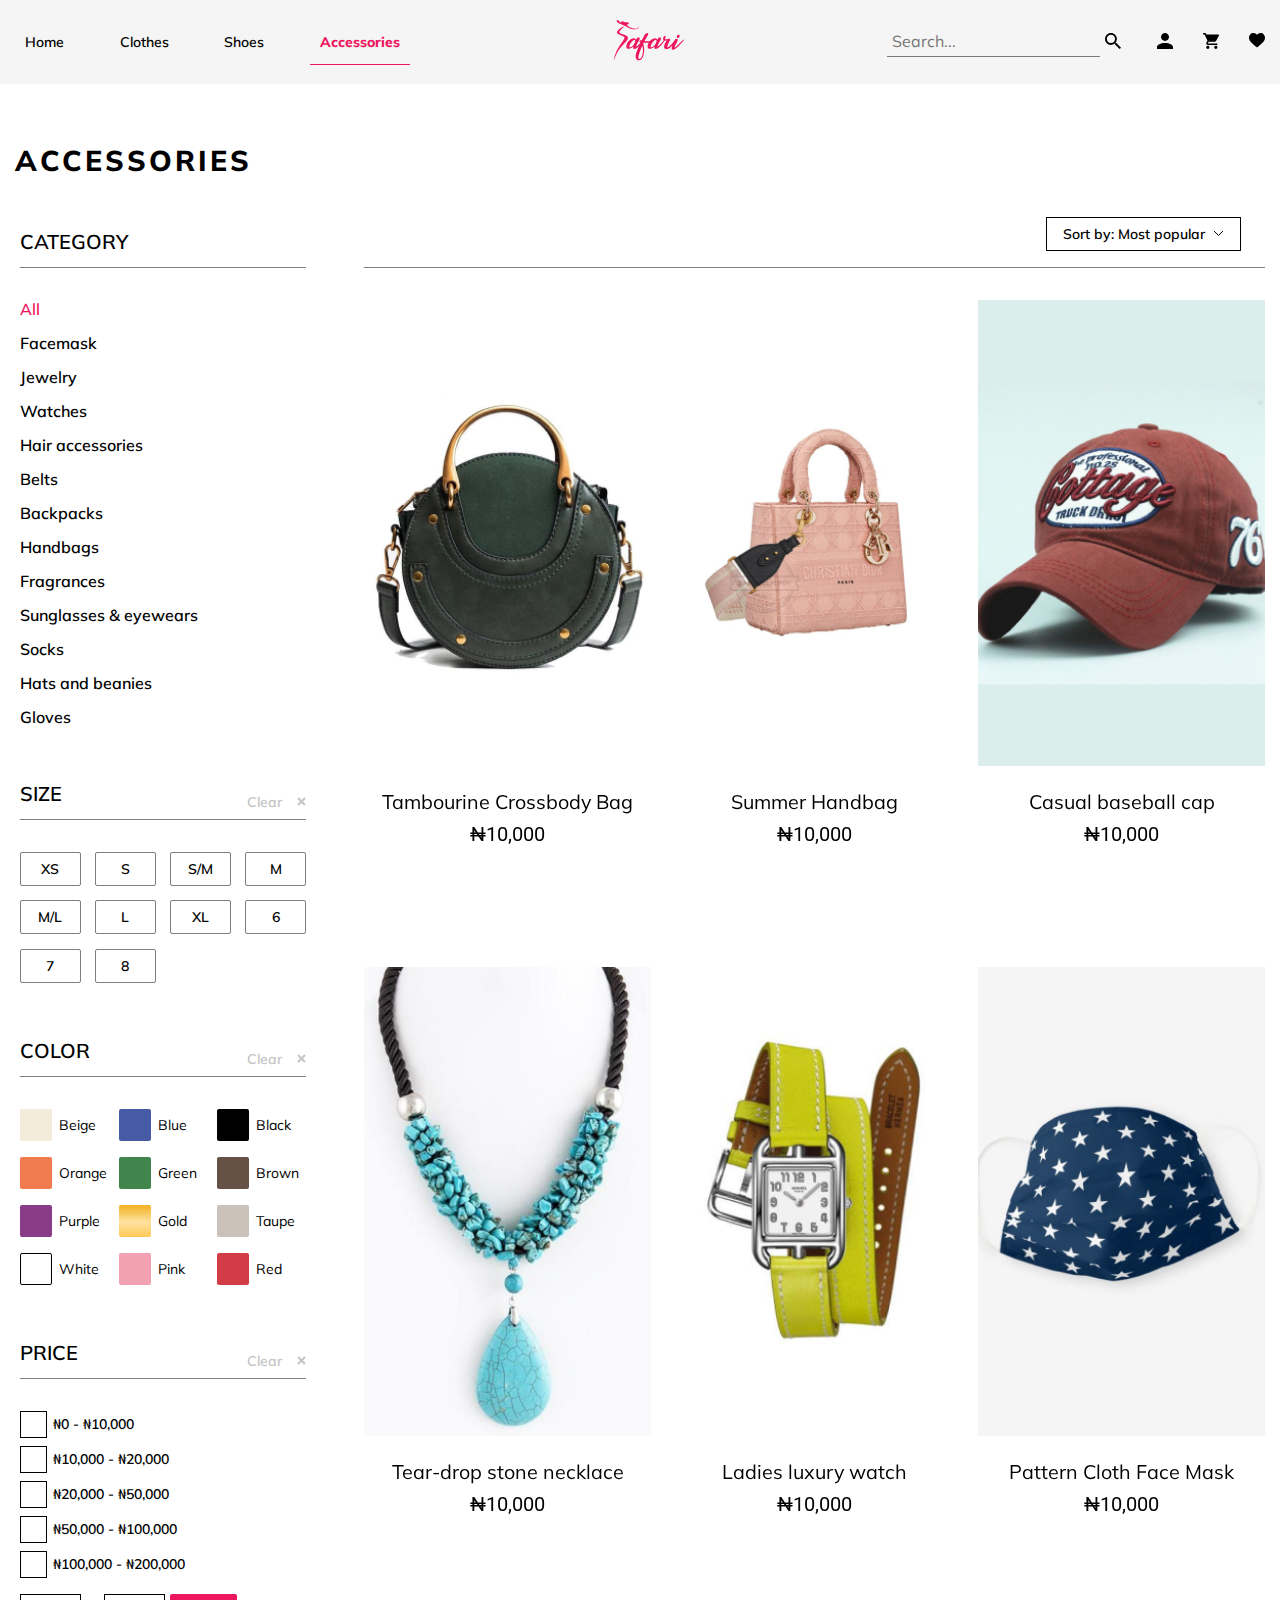
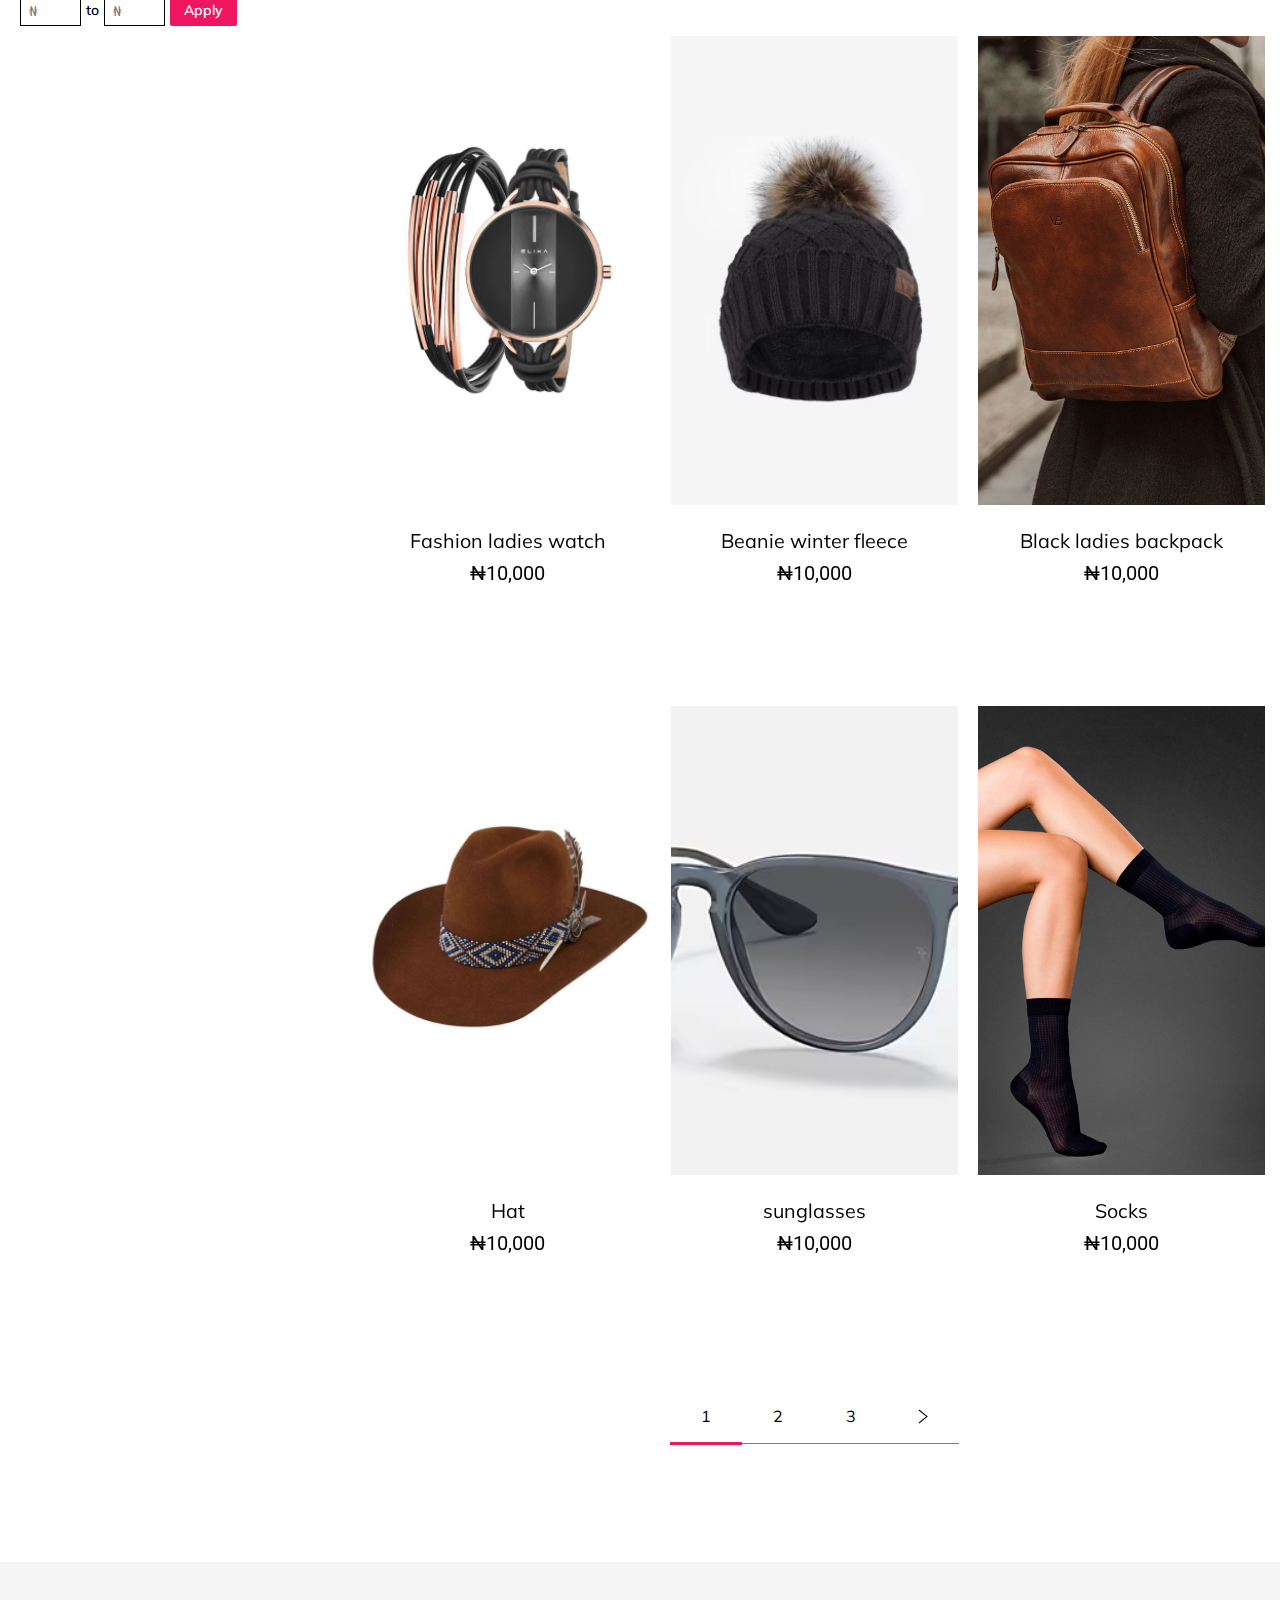
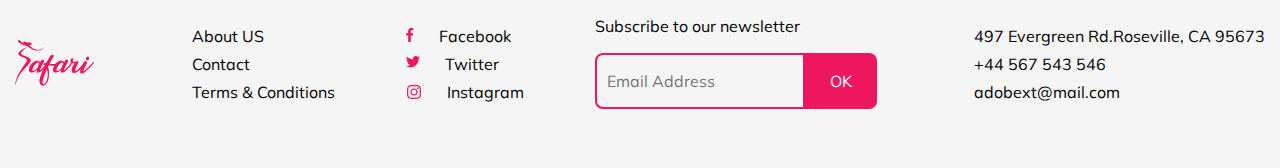
<file: accessories.html>
<!DOCTYPE html>
<html lang="en">

<head>
	<meta charset="UTF-8">
	<meta name="viewport" content="width=device-width, initial-scale=1.0">
	<meta name="description"
		content="Explore our exclusive women's fashion collection. Discover trendy clothing, shoes, accessories, and more to elevate your style. Shop the latest looks with ease and confidence!">
	<link rel="stylesheet" href="https://cdn.jsdelivr.net/npm/swiper@11/swiper-bundle.min.css">
	<link rel="stylesheet" href="css/style.css">
	<link rel="stylesheet" href="css/shoes.css">

	<link rel="shortcut icon" href="img/logo.ico" type="image/x-icon">
	<title>Accessories</title>
</head>

<body>
	<div class="wrapper">
		<div id="preloader">
			<div class="loader"></div>
		</div>
		<header class="header">
			<div class="header__container">
				<div class="header__menu menu">
					<nav class="menu__body">
						<ul class="menu__list">
							<li class="menu__item"><a class="menu__link" href="index.html">Home</a>
							</li>
							<li class="menu__item"><a class="menu__link" href="clothes.html">Clothes</a>
							</li>
							<li class="menu__item"><a class="menu__link" href="shoes.html">Shoes</a>
							</li>
							<li class="menu__item"><a class="menu__link active" href="accessories.html">Accessories</a>
							</li>
						</ul>
					</nav>
				</div>
				<a href="#" class="header__logo logo" aria-label="link to main page">
					<svg aria-label="logo picture" xmlns="http://www.w3.org/2000/svg" width="70" height="41"
						viewBox="0 0 70 41" fill="none">
						<path
							d="M9.67457 6.6074C9.09574 6.3166 5.49061 9.01453 5.18728 9.28307C3.85432 10.4616 2.04549 12.2217 3.57882 13.5658C5.13998 14.935 7.68903 15.3941 9.60222 16.4725C11.6031 17.5995 9.83597 19.7005 8.90512 20.9305C6.56478 24.0236 4.52915 27.3213 2.78989 30.5535C2.32516 31.4162 -1.01699 40.2808 0.309016 40.349C-0.470171 40.3086 2.96243 32.6267 3.27271 32.1258C5.46974 28.593 8.53501 25.2745 11.6865 22.0158C12.9597 20.6996 14.2718 19.0104 13.885 17.4451C13.4884 15.8422 10.9268 15.0115 8.78129 14.2699C5.94838 13.2903 4.39557 12.7477 5.8802 10.7287C6.20579 10.2877 9.95424 6.74654 9.67457 6.6074Z"
							fill="#ED165F" />
						<path
							d="M7.19091 2.47213C7.27022 2.43735 7.31196 2.27733 7.35649 2.1048C7.40101 1.93227 7.44832 1.74999 7.53876 1.67068C7.78504 1.45501 8.00349 1.37292 8.23307 1.36457C8.46265 1.35622 8.70476 1.42023 8.99556 1.49536C9.30446 1.57467 9.56326 1.7166 9.82902 1.85296C10.0948 1.98931 10.3689 2.12289 10.707 2.1855C11.0368 2.24672 11.3303 2.24533 11.6225 2.22864C11.9147 2.21333 12.2055 2.18272 12.5297 2.18411C13.0195 2.18689 13.5858 2.2175 14.0325 2.37891C14.4791 2.54031 14.8061 2.8339 14.8158 3.36541C14.8269 3.96928 14.4332 4.20026 13.9712 4.3714C13.5093 4.54254 12.9805 4.65107 12.7259 5.01006C12.7037 5.04067 13.3284 5.50261 13.9851 5.97569C14.6433 6.44877 15.3348 6.93437 15.4475 7.0109C16.0736 7.43249 16.7262 7.77617 17.4261 8.04193C18.1246 8.30769 18.869 8.49553 19.676 8.60545C20.4274 8.70702 21.0326 8.79607 21.8396 8.68337C22.2793 8.62215 23.0863 8.50109 23.7946 8.01271C24.1104 7.79565 24.3678 7.52989 24.5654 7.32814C25.0413 6.84115 25.2347 6.50303 25.282 6.52112C25.3376 6.54339 25.1373 7.0596 24.7741 7.56607C24.6447 7.74556 24.3706 8.1282 23.9281 8.45796C23.1197 9.05905 22.1597 9.1801 21.3693 9.27889C20.2186 9.4236 19.2586 9.32898 18.6533 9.23715C17.472 9.06044 16.3116 8.84199 13.9392 7.49093C12.4727 6.65609 11.0521 5.72106 9.49647 5.14641C8.85225 4.90848 6.90845 4.24339 5.25129 3.4002C3.59413 2.55701 2.2222 1.53572 2.72032 0.585385C3.28662 -0.495737 4.11034 0.103959 4.93962 0.910974C5.7675 1.71799 6.60234 2.72954 7.19091 2.47213Z"
							fill="#ED165F" />
						<path
							d="M24.7491 17.4812C24.9717 17.4812 25.1553 17.5271 25.2973 17.6203C25.4392 17.7135 25.5491 17.8193 25.6229 17.9361C25.6966 18.0544 25.7439 18.1783 25.762 18.3077C25.7801 18.4384 25.7829 18.547 25.7717 18.6332C25.7217 18.8684 25.6103 19.1661 25.4364 19.5265C25.2625 19.8869 25.0607 20.2834 24.8312 20.7176C24.6016 21.1517 24.3497 21.6136 24.077 22.1034C23.8043 22.5932 23.5441 23.0746 23.295 23.5449C23.0474 24.0166 22.8234 24.4758 22.6258 24.921C22.4268 25.3676 22.2849 25.7642 22.1972 26.112C22.1235 26.3973 22.1318 26.5559 22.225 26.5865C22.3183 26.6171 22.488 26.5462 22.7371 26.3722C23.1712 26.087 23.6304 25.7113 24.1132 25.2466C24.5974 24.7819 25.0774 24.2851 25.5547 23.7578C26.0319 23.2304 26.4911 22.6975 26.9308 22.1577C27.3705 21.6178 27.7615 21.128 28.1023 20.6883C28.4432 20.2487 28.7257 19.8827 28.9483 19.5905C29.1709 19.2997 29.3017 19.1411 29.3393 19.1161C29.3894 19.0785 29.4604 19.0604 29.5536 19.0604C29.6468 19.0604 29.7331 19.0827 29.8138 19.1258C29.8945 19.1689 29.9557 19.2288 30.0002 19.3025C30.0434 19.3763 30.0406 19.4695 29.9905 19.5822C29.9529 19.6559 29.836 19.8521 29.6371 20.168C29.4381 20.4838 29.1723 20.8776 28.837 21.3493C28.5017 21.821 28.1121 22.3413 27.6654 22.9118C27.2188 23.4823 26.7374 24.0653 26.224 24.6608C25.7091 25.2563 25.1665 25.8365 24.596 26.4001C24.0255 26.965 23.4481 27.4701 22.8651 27.9167C22.7663 27.9793 22.6202 28.0753 22.4282 28.2047C22.2362 28.3355 22.0094 28.4593 21.7492 28.5762C21.489 28.6945 21.2093 28.7863 20.9116 28.8559C20.6138 28.9241 20.323 28.9394 20.0378 28.9018C19.8137 28.8643 19.637 28.778 19.5076 28.6416C19.3768 28.5053 19.2878 28.3258 19.2377 28.1018C19.1876 27.8791 19.1751 27.6217 19.2001 27.3295C19.2252 27.0387 19.2753 26.7243 19.349 26.3903C19.0763 26.6756 18.741 26.9636 18.3444 27.2558C17.9479 27.548 17.5346 27.8082 17.1075 28.0378C16.6789 28.2673 16.2643 28.4593 15.8608 28.6152C15.4573 28.771 15.1136 28.8545 14.8283 28.8656C14.3817 28.8782 13.9977 28.8155 13.6749 28.6792C13.3521 28.5428 13.0891 28.3606 12.8845 28.131C12.68 27.9014 12.5311 27.644 12.4379 27.3587C12.3447 27.0735 12.2988 26.7883 12.2988 26.503C12.2988 26.1065 12.3614 25.6501 12.4852 25.1353C12.609 24.6205 12.7927 24.0876 13.0334 23.5352C13.2755 22.9842 13.5789 22.4373 13.9448 21.8975C14.3107 21.3576 14.7379 20.8553 15.2291 20.3906C15.7188 19.9259 16.267 19.5224 16.8751 19.1815C17.4831 18.8406 18.1594 18.6012 18.9038 18.4649C19.3629 18.3786 19.772 18.3536 20.131 18.3911C20.4914 18.4287 20.803 18.5122 21.0702 18.6416C21.3373 18.7724 21.5572 18.9421 21.7311 19.1536C21.905 19.3651 22.0344 19.5877 22.1221 19.8229C22.271 19.5377 22.4045 19.29 22.5228 19.0785C22.6411 18.8684 22.7371 18.707 22.8108 18.5943C23.0084 18.2478 23.2143 17.996 23.4244 17.8401C23.6345 17.6857 23.8307 17.5799 24.0102 17.5243C24.1897 17.4686 24.3456 17.4464 24.475 17.4589C24.6099 17.4742 24.7004 17.4812 24.7491 17.4812ZM16.2837 27.2864C16.4938 27.2739 16.7638 27.1904 17.0935 27.0359C17.4219 26.8815 17.7628 26.67 18.1162 26.4029C18.4696 26.1357 18.8133 25.8254 19.1487 25.472C19.484 25.1186 19.7692 24.7373 20.0044 24.3283C20.1908 23.8566 20.3912 23.3793 20.6096 22.8951C20.8267 22.4109 21.041 21.9462 21.2511 21.4995C21.3262 21.128 21.3318 20.8358 21.2692 20.6257C21.2065 20.4156 21.1175 20.2542 20.9992 20.1415C20.881 20.0302 20.7488 19.9593 20.5985 19.9272C20.4496 19.8966 20.3313 19.8813 20.2451 19.8813C20.0225 19.8688 19.7553 19.9648 19.445 20.1694C19.1347 20.3739 18.8064 20.6508 18.4585 20.9972C18.1107 21.3451 17.7642 21.7416 17.4164 22.1883C17.0685 22.6349 16.7526 23.0941 16.4674 23.5644C16.1822 24.0361 15.9401 24.498 15.7425 24.9502C15.5435 25.4024 15.4225 25.8032 15.3793 26.1496C15.3362 26.4975 15.3793 26.7757 15.5101 26.9872C15.6423 27.1987 15.8997 27.2989 16.2837 27.2864Z"
							fill="#ED165F" />
						<path
							d="M33.4008 13.0343C33.5984 13.0217 33.7695 13.0621 33.9129 13.1553C34.0548 13.2485 34.1633 13.3696 34.2385 13.5185C34.3122 13.6674 34.3442 13.8315 34.3317 14.011C34.3192 14.1905 34.2691 14.3547 34.1828 14.5036C33.6499 15.3593 33.0725 16.343 32.4519 17.452C31.8313 18.5623 31.2052 19.7492 30.5735 21.0154C31.2803 21.1142 32.0094 21.1893 32.7594 21.238C33.5094 21.2881 34.2106 21.2811 34.8618 21.2199C35.513 21.1587 36.0807 21.0251 36.5649 20.8206C37.0491 20.616 37.383 20.3085 37.5695 19.8995C37.6808 19.6643 37.8199 19.5085 37.9883 19.4347C38.1553 19.361 38.3069 19.3513 38.4447 19.4069C38.581 19.4626 38.684 19.5655 38.7522 19.7144C38.8204 19.8633 38.8176 20.0372 38.7424 20.2348C38.5184 20.7802 38.197 21.2241 37.7754 21.565C37.3538 21.9059 36.8793 22.173 36.352 22.365C35.8247 22.557 35.2597 22.6851 34.6587 22.7463C34.0576 22.8089 33.462 22.8298 32.8721 22.8117C32.2821 22.7936 31.7284 22.7505 31.2066 22.6809C30.6862 22.6127 30.2326 22.5417 29.8486 22.4666C29.7484 22.6781 29.6538 22.8854 29.5605 23.09C29.4673 23.2945 29.3713 23.5018 29.2725 23.7133C29.3964 24.185 29.5299 24.7429 29.6732 25.3872C29.8152 26.0328 29.9307 26.7396 30.0169 27.5077C30.1032 28.2771 30.1533 29.0897 30.1658 29.9454C30.1783 30.8011 30.1227 31.6763 29.9988 32.5682C29.8124 33.858 29.5647 34.9531 29.2544 35.8519C28.9442 36.7508 28.6033 37.4896 28.2318 38.0657C27.8602 38.6417 27.4748 39.0883 27.0783 39.4056C26.6817 39.7214 26.3033 39.951 25.9429 40.0943C25.5825 40.2363 25.2583 40.317 24.9661 40.3364C24.6753 40.3545 24.4485 40.3517 24.2871 40.3267C23.7904 40.253 23.3563 40.0595 22.9848 39.7507C22.6133 39.4404 22.3155 39.0438 22.0915 38.5596C21.8689 38.0754 21.7255 37.5244 21.6629 36.9038C21.6017 36.2833 21.6323 35.6265 21.7561 34.9322C21.905 34.1266 22.1402 33.2305 22.463 32.244C22.7858 31.2575 23.167 30.2251 23.6067 29.1467C24.0478 28.067 24.5223 26.9734 25.0301 25.863C25.538 24.7527 26.0528 23.6771 26.5746 22.635C26.1405 22.1508 25.7676 21.8975 25.4587 21.8725C25.2611 21.86 25.1734 21.7695 25.1985 21.6025C25.2235 21.4356 25.3098 21.2519 25.4587 21.0543C25.6076 20.8554 25.7843 20.6731 25.9888 20.5061C26.1933 20.3391 26.3701 20.2557 26.5189 20.2557C26.544 20.2557 26.6581 20.2807 26.8626 20.3294C27.0671 20.3795 27.3301 20.4352 27.6529 20.4964C28.0244 19.7645 28.382 19.0799 28.7229 18.4413C29.0638 17.8026 29.3713 17.2349 29.644 16.7382C29.9167 16.2429 30.1463 15.8268 30.3328 15.4915C30.5192 15.1562 30.6431 14.9335 30.7043 14.8222C30.8657 14.5245 31.0702 14.2671 31.3179 14.05C31.5656 13.8329 31.823 13.6534 32.0901 13.5101C32.3573 13.3682 32.6077 13.2597 32.8429 13.1845C33.078 13.1094 33.2645 13.0593 33.4008 13.0343ZM28.9163 32.1981C29.0402 30.9695 29.0346 29.823 28.8982 28.7558C28.7619 27.6886 28.5504 26.7215 28.2651 25.8533C27.7809 26.933 27.319 27.9988 26.8793 29.0535C26.4382 30.1082 26.0486 31.1128 25.7077 32.0673C25.3668 33.0218 25.0816 33.9067 24.852 34.7193C24.6224 35.5319 24.468 36.2387 24.3873 36.8398C24.3066 37.4409 24.3136 37.9182 24.4054 38.2716C24.4986 38.625 24.7004 38.8198 25.0106 38.8574C25.6924 38.9325 26.2504 38.7711 26.6845 38.3746C27.1186 37.978 27.4748 37.4465 27.7545 36.7842C28.0342 36.1205 28.2596 35.383 28.4335 34.5704C28.606 33.7579 28.7674 32.9662 28.9163 32.1981Z"
							fill="#ED165F" />
						<path
							d="M46.0515 17.4812C46.2741 17.4812 46.4578 17.5271 46.5997 17.6203C46.7416 17.7135 46.8515 17.8193 46.9253 17.9361C46.999 18.0544 47.0463 18.1783 47.0644 18.3077C47.0825 18.4384 47.0853 18.547 47.0742 18.6332C47.0241 18.8684 46.9128 19.1661 46.7388 19.5265C46.5649 19.8869 46.3632 20.2834 46.1336 20.7176C45.904 21.1517 45.6522 21.6136 45.3794 22.1034C45.1067 22.5932 44.8465 23.0746 44.5975 23.5449C44.3498 24.0166 44.1258 24.4758 43.9282 24.921C43.7292 25.3676 43.5873 25.7642 43.4997 26.112C43.4259 26.3973 43.4343 26.5559 43.5275 26.5865C43.6207 26.6171 43.7905 26.5462 44.0395 26.3722C44.4736 26.087 44.9328 25.7113 45.4156 25.2466C45.8998 24.7819 46.3799 24.2851 46.8571 23.7578C47.3344 23.2304 47.7935 22.6975 48.2332 22.1577C48.6729 21.6178 49.0639 21.128 49.4048 20.6883C49.7457 20.2487 50.0281 19.8827 50.2507 19.5905C50.4734 19.2997 50.6042 19.1411 50.6417 19.1161C50.6918 19.0785 50.7628 19.0604 50.856 19.0604C50.9492 19.0604 51.0355 19.0827 51.1162 19.1258C51.1969 19.1689 51.2581 19.2288 51.3027 19.3025C51.3458 19.3763 51.343 19.4695 51.2929 19.5822C51.2553 19.6559 51.1385 19.8521 50.9395 20.168C50.7405 20.4838 50.4748 20.8776 50.1394 21.3493C49.8041 21.821 49.4145 22.3413 48.9679 22.9118C48.5212 23.4823 48.0398 24.0653 47.5264 24.6608C47.0116 25.2563 46.4689 25.8365 45.8984 26.4001C45.328 26.965 44.7505 27.4701 44.1675 27.9167C44.0687 27.9793 43.9226 28.0753 43.7306 28.2047C43.5386 28.3355 43.3118 28.4593 43.0516 28.5762C42.7914 28.6945 42.5118 28.7863 42.214 28.8559C41.9162 28.9241 41.6254 28.9394 41.3402 28.9018C41.1162 28.8643 40.9395 28.778 40.8101 28.6416C40.6793 28.5053 40.5902 28.3258 40.5401 28.1018C40.49 27.8791 40.4775 27.6217 40.5026 27.3295C40.5276 27.0387 40.5777 26.7243 40.6514 26.3903C40.3787 26.6756 40.0434 26.9636 39.6468 27.2558C39.2503 27.548 38.837 27.8082 38.4099 28.0378C37.9813 28.2673 37.5667 28.4593 37.1632 28.6152C36.7597 28.771 36.416 28.8545 36.1308 28.8656C35.6841 28.8782 35.3001 28.8155 34.9773 28.6792C34.6545 28.5428 34.3915 28.3606 34.187 28.131C33.9824 27.9014 33.8336 27.644 33.7403 27.3587C33.6471 27.0735 33.6012 26.7883 33.6012 26.503C33.6012 26.1065 33.6638 25.6501 33.7876 25.1353C33.9115 24.6205 34.0951 24.0876 34.3359 23.5352C34.578 22.9842 34.8813 22.4373 35.2472 21.8975C35.6132 21.3576 36.0403 20.8553 36.5315 20.3906C37.0213 19.9259 37.5695 19.5224 38.1775 19.1815C38.7856 18.8406 39.4618 18.6012 40.2062 18.4649C40.6654 18.3786 41.0744 18.3536 41.4334 18.3911C41.7938 18.4287 42.1055 18.5122 42.3726 18.6416C42.6398 18.7724 42.8596 18.9421 43.0335 19.1536C43.2075 19.3651 43.3369 19.5877 43.4245 19.8229C43.5734 19.5377 43.707 19.29 43.8252 19.0785C43.9435 18.8684 44.0395 18.707 44.1133 18.5943C44.3108 18.2478 44.5168 17.996 44.7269 17.8401C44.937 17.6857 45.1332 17.5799 45.3127 17.5243C45.4921 17.4686 45.648 17.4464 45.7774 17.4589C45.9123 17.4742 46.0028 17.4812 46.0515 17.4812ZM37.5862 27.2864C37.7963 27.2739 38.0662 27.1904 38.396 27.0359C38.7243 26.8815 39.0652 26.67 39.4187 26.4029C39.7721 26.1357 40.1158 25.8254 40.4511 25.472C40.7864 25.1186 41.0716 24.7373 41.3068 24.3283C41.4932 23.8566 41.6936 23.3793 41.9121 22.8951C42.1291 22.4109 42.3434 21.9462 42.5535 21.4995C42.6286 21.128 42.6342 20.8358 42.5716 20.6257C42.509 20.4156 42.4199 20.2542 42.3016 20.1415C42.1834 20.0302 42.0512 19.9593 41.9009 19.9272C41.752 19.8966 41.6338 19.8813 41.5475 19.8813C41.3249 19.8688 41.0577 19.9648 40.7474 20.1694C40.4372 20.3739 40.1088 20.6508 39.7609 20.9972C39.4131 21.3451 39.0666 21.7416 38.7188 22.1883C38.3709 22.6349 38.0551 23.0941 37.7698 23.5644C37.4846 24.0361 37.2425 24.498 37.0449 24.9502C36.8459 25.4024 36.7249 25.8032 36.6818 26.1496C36.6386 26.4975 36.6818 26.7757 36.8126 26.9872C36.9447 27.1987 37.2021 27.2989 37.5862 27.2864Z"
							fill="#ED165F" />
						<path
							d="M50.7962 16.1232C51.0564 16.1107 51.2707 16.1663 51.4376 16.2902C51.6046 16.414 51.6881 16.6185 51.6881 16.9038C51.6881 17.0401 51.6422 17.2321 51.5489 17.4812C51.4557 17.7289 51.3597 17.9779 51.2609 18.2256C51.1246 18.5108 50.9812 18.8142 50.8324 19.137C50.9186 19.2733 51.1357 19.3387 51.4835 19.3318C51.83 19.3262 52.2279 19.2859 52.6746 19.2107C53.1212 19.1356 53.5804 19.0563 54.0507 18.9686C54.5224 18.8823 54.9245 18.8267 55.2598 18.8016C55.52 18.7891 55.719 18.842 55.8553 18.9603C55.9917 19.0785 56.0849 19.2246 56.135 19.3972C56.1851 19.5711 56.1935 19.7534 56.1628 19.9454C56.1322 20.1374 56.0724 20.296 55.9861 20.4198C55.936 20.4936 55.8122 20.7079 55.6146 21.0613C55.4157 21.4147 55.1902 21.8433 54.9356 22.3456C54.681 22.8478 54.4264 23.3849 54.1731 23.9554C53.9185 24.5259 53.7167 25.056 53.5679 25.5458C53.419 26.0356 53.348 26.4544 53.3536 26.8022C53.3592 27.1501 53.4997 27.3421 53.7724 27.3797C53.9213 27.4047 54.1759 27.2934 54.5349 27.0443C54.8953 26.7967 55.3127 26.4613 55.7913 26.0397C56.2686 25.6181 56.7737 25.1284 57.308 24.5704C57.8409 24.0125 58.3599 23.442 58.8622 22.859C59.3645 22.276 59.8236 21.6999 60.2383 21.1281C60.6543 20.5576 60.9799 20.0428 61.215 19.5836C61.2776 19.4598 61.3737 19.3763 61.5031 19.3318C61.6338 19.2886 61.7632 19.2859 61.894 19.322C62.0248 19.3582 62.1292 19.4403 62.2099 19.5641C62.2906 19.688 62.3129 19.8619 62.2753 20.0845C62.2628 20.1471 62.1612 20.335 61.9678 20.6522C61.7758 20.9681 61.5184 21.3618 61.1956 21.8335C60.8727 22.3052 60.4887 22.8284 60.0421 23.4058C59.5954 23.9832 59.1154 24.5621 58.6006 25.1451C58.0858 25.7281 57.5431 26.286 56.9726 26.8189C56.4022 27.3518 55.8247 27.8082 55.2417 28.1867C54.6587 28.5651 54.0785 28.8434 53.5025 29.0243C52.925 29.2038 52.3699 29.2316 51.837 29.1078C51.3277 28.984 50.9409 28.7794 50.6737 28.4942C50.4066 28.2089 50.2368 27.868 50.1617 27.4715C50.088 27.0749 50.088 26.6408 50.1617 26.1691C50.2355 25.6975 50.3509 25.2272 50.5054 24.7555C50.6598 24.2838 50.8435 23.8218 51.0536 23.3696C51.2637 22.9174 51.4696 22.5111 51.6672 22.1508C51.8648 21.7918 52.0359 21.4968 52.1792 21.2672C52.3212 21.0376 52.4116 20.8985 52.4492 20.8484C52.5855 20.6745 52.6008 20.5451 52.4951 20.4574C52.3893 20.3711 52.2502 20.3586 52.0763 20.4198C51.8898 20.4936 51.6324 20.5562 51.304 20.6063C50.9757 20.6564 50.6459 20.6369 50.3175 20.5506C49.9892 20.4644 49.6998 20.2779 49.4521 19.9927C49.2044 19.7074 49.0736 19.2678 49.0611 18.6722C49.0486 18.4858 49.0764 18.2506 49.1446 17.9654C49.2128 17.6802 49.3213 17.4047 49.4702 17.1375C49.6191 16.8704 49.8013 16.638 50.0184 16.4404C50.241 16.2415 50.4984 16.1357 50.7962 16.1232Z"
							fill="#ED165F" />
						<path
							d="M62.7957 18.913C63.0197 18.9255 63.2047 18.9756 63.3536 19.0618C63.5025 19.1481 63.6138 19.2538 63.689 19.3777C63.7627 19.5015 63.81 19.6281 63.8281 19.7589C63.8462 19.8897 63.8504 19.9983 63.8378 20.0845C63.7641 20.4198 63.5776 20.8693 63.2799 21.4328C62.9821 21.9977 62.6537 22.5988 62.2934 23.2374C61.933 23.8761 61.5893 24.5245 61.2609 25.1812C60.9326 25.8394 60.7002 26.4279 60.5639 26.9483C60.4887 27.2336 60.5291 27.3824 60.6849 27.395C60.8394 27.4075 61.0411 27.3324 61.2902 27.1723C61.7118 26.8871 62.2015 26.5059 62.7595 26.0286C63.3174 25.5514 63.8879 25.0365 64.4709 24.4841C65.0539 23.9331 65.6272 23.3766 66.1921 22.8186C66.757 22.2607 67.2621 21.7486 67.7087 21.2839C68.1554 20.8192 68.5241 20.4352 68.8163 20.1304C69.1071 19.8271 69.2727 19.6629 69.3088 19.6379C69.3589 19.6003 69.4299 19.5822 69.5231 19.5822C69.6163 19.5822 69.7026 19.6045 69.7833 19.6476C69.864 19.6908 69.9252 19.7506 69.9698 19.8243C70.0129 19.8995 70.0101 19.9913 69.96 20.104C69.9224 20.1777 69.768 20.3809 69.4953 20.7093C69.2226 21.0376 68.8692 21.4481 68.435 21.9379C68.0009 22.4276 67.4986 22.9731 66.9281 23.5756C66.3577 24.1766 65.7621 24.7819 65.1416 25.39C64.521 25.998 63.8879 26.5893 63.2437 27.1668C62.5981 27.7442 61.9845 28.2549 61.4015 28.7015C61.3152 28.7641 61.1719 28.8601 60.9729 28.9895C60.774 29.1203 60.5485 29.2441 60.2939 29.361C60.0393 29.4793 59.7638 29.5753 59.466 29.649C59.1683 29.7228 58.8705 29.7423 58.5728 29.7047C58.1136 29.6421 57.8311 29.3916 57.7268 28.9506C57.621 28.5109 57.6308 27.971 57.7546 27.3324C57.8784 26.6937 58.0858 25.9966 58.378 25.2397C58.6688 24.4828 58.9763 23.7578 59.2991 23.0635C59.6219 22.3692 59.928 21.7486 60.2202 21.2032C60.511 20.6578 60.7253 20.2668 60.8616 20.0316C61.0606 19.6963 61.2651 19.4486 61.4752 19.2872C61.6853 19.1258 61.8815 19.0173 62.061 18.9617C62.2405 18.906 62.3963 18.8837 62.5257 18.8963C62.6565 18.9074 62.747 18.913 62.7957 18.913ZM63.0378 15.7879C63.1491 15.5638 63.2827 15.3718 63.4371 15.2104C63.5916 15.049 63.7557 14.9252 63.9297 14.8389C64.1036 14.7527 64.2831 14.7026 64.4695 14.69C64.656 14.6775 64.8285 14.7081 64.9899 14.7833C65.1513 14.8695 65.2849 14.9906 65.3906 15.1464C65.4964 15.3023 65.5674 15.4748 65.6049 15.6668C65.6425 15.8588 65.6453 16.0675 65.6147 16.2902C65.584 16.5142 65.5117 16.7368 65.4004 16.9594C65.2891 17.1834 65.1555 17.3755 65.001 17.5369C64.8452 17.6983 64.681 17.8221 64.5085 17.9084C64.3346 17.9946 64.1551 18.0447 63.9686 18.0572C63.7822 18.0698 63.6083 18.0392 63.4482 17.964C63.1254 17.8026 62.9237 17.5118 62.843 17.0888C62.7623 16.6686 62.8277 16.2345 63.0378 15.7879Z"
							fill="#ED165F" />
					</svg>
				</a>
				<div class="header__search search">
					<input id="searchInput" placeholder="Search..." type="search">
					<button class="search__btn" type="button" aria-label="Search button">
						<svg id="searchIcon" xmlns="http://www.w3.org/2000/svg" width="16" height="16" viewBox="0 0 16 16"
							fill="none">
							<path
								d="M5.94286 0C7.519 0 9.03059 0.62612 10.1451 1.74062C11.2596 2.85512 11.8857 4.36671 11.8857 5.94286C11.8857 7.41486 11.3463 8.768 10.4594 9.81029L10.7063 10.0571H11.4286L16 14.6286L14.6286 16L10.0571 11.4286V10.7063L9.81029 10.4594C8.73193 11.3799 7.36065 11.8856 5.94286 11.8857C4.36671 11.8857 2.85512 11.2596 1.74062 10.1451C0.62612 9.03059 0 7.519 0 5.94286C0 4.36671 0.62612 2.85512 1.74062 1.74062C2.85512 0.62612 4.36671 0 5.94286 0ZM5.94286 1.82857C3.65714 1.82857 1.82857 3.65714 1.82857 5.94286C1.82857 8.22857 3.65714 10.0571 5.94286 10.0571C8.22857 10.0571 10.0571 8.22857 10.0571 5.94286C10.0571 3.65714 8.22857 1.82857 5.94286 1.82857Z"
								fill="black" />
						</svg>
					</button>
				</div>
				<div class="header__action action-header" data-da=".menu__list,5,540">
					<a href="#" class="action-header__link"><svg aria-label="link to user profile"
							xmlns="http://www.w3.org/2000/svg" width="16" height="16" viewBox="0 0 16 16" fill="none">
							<path
								d="M8 0C9.06087 0 10.0783 0.421427 10.8284 1.17157C11.5786 1.92172 12 2.93913 12 4C12 5.06087 11.5786 6.07828 10.8284 6.82843C10.0783 7.57857 9.06087 8 8 8C6.93913 8 5.92172 7.57857 5.17157 6.82843C4.42143 6.07828 4 5.06087 4 4C4 2.93913 4.42143 1.92172 5.17157 1.17157C5.92172 0.421427 6.93913 0 8 0ZM8 10C12.42 10 16 11.79 16 14V16H0V14C0 11.79 3.58 10 8 10Z"
								fill="black" />
						</svg></a>
					<a href="#" class="action-header__link"><svg aria-label="add to cart" xmlns="http://www.w3.org/2000/svg"
							width="16" height="16" viewBox="0 0 16 16" fill="none">
							<path
								d="M12.8 12.8C11.912 12.8 11.2 13.512 11.2 14.4C11.2 14.8243 11.3686 15.2313 11.6686 15.5314C11.9687 15.8314 12.3757 16 12.8 16C13.2243 16 13.6313 15.8314 13.9314 15.5314C14.2314 15.2313 14.4 14.8243 14.4 14.4C14.4 13.9757 14.2314 13.5687 13.9314 13.2686C13.6313 12.9686 13.2243 12.8 12.8 12.8ZM0 0V1.6H1.6L4.48 7.672L3.392 9.632C3.272 9.856 3.2 10.12 3.2 10.4C3.2 10.8243 3.36857 11.2313 3.66863 11.5314C3.96869 11.8314 4.37565 12 4.8 12H14.4V10.4H5.136C5.08296 10.4 5.03209 10.3789 4.99458 10.3414C4.95707 10.3039 4.936 10.253 4.936 10.2C4.936 10.16 4.944 10.128 4.96 10.104L5.68 8.8H11.64C12.24 8.8 12.768 8.464 13.04 7.976L15.904 2.8C15.96 2.672 16 2.536 16 2.4C16 2.18783 15.9157 1.98434 15.7657 1.83431C15.6157 1.68429 15.4122 1.6 15.2 1.6H3.368L2.616 0H0ZM4.8 12.8C3.912 12.8 3.2 13.512 3.2 14.4C3.2 14.8243 3.36857 15.2313 3.66863 15.5314C3.96869 15.8314 4.37565 16 4.8 16C5.22435 16 5.63131 15.8314 5.93137 15.5314C6.23143 15.2313 6.4 14.8243 6.4 14.4C6.4 13.9757 6.23143 13.5687 5.93137 13.2686C5.63131 12.9686 5.22435 12.8 4.8 12.8Z"
								fill="black" />
						</svg></a>
					<a href="#" class="action-header__link"><svg aria-label="add to favourite"
							xmlns="http://www.w3.org/2000/svg" width="16" height="15" viewBox="0 0 16 15" fill="none">
							<path
								d="M14.7307 1.39307C13.9025 0.494751 12.766 0 11.5304 0C10.6068 0 9.76099 0.291992 9.01636 0.867798C8.64062 1.15845 8.30017 1.51404 8 1.92908C7.69995 1.51416 7.35938 1.15845 6.98352 0.867798C6.23901 0.291992 5.39319 0 4.4696 0C3.23401 0 2.09741 0.494751 1.26917 1.39307C0.450806 2.28088 0 3.49377 0 4.80847C0 6.16162 0.504272 7.40027 1.58691 8.70667C2.55542 9.87524 3.94739 11.0615 5.55933 12.4352C6.10974 12.9043 6.73364 13.436 7.38147 14.0024C7.55261 14.1523 7.77222 14.2349 8 14.2349C8.22766 14.2349 8.44739 14.1523 8.61829 14.0027C9.26611 13.4362 9.89038 12.9042 10.441 12.4348C12.0527 11.0614 13.4447 9.87524 14.4132 8.70654C15.4958 7.40027 16 6.16162 16 4.80835C16 3.49377 15.5492 2.28088 14.7307 1.39307Z"
								fill="black" />
						</svg></a>
				</div>
				<button aria-label="Burger menu button" class="icon-menu" id="menu02">
					<span></span>
					<span></span>
					<span></span>
				</button>
			</div>
		</header>
		<main class="page">
			<section class="category">
				<div class="category__container">
					<h2 class="category__title title-category">Accessories</h2>
					<div class="category__wrap">
						<aside class="category__sidebar sidebar">
							<button aria-label="Sidebar close button" class="sidebar__close-btn" onclick="toggleSidebar()"><img
									src="img/close.svg" alt="close"></button>
							<div class="sidebar__item item-sidebar">
								<div class="item-sidebar__top">
									<h3 class="item-sidebar__subtitle">Category</h3>
								</div>
								<ul class="item-sidebar__list">
									<li class="item-sidebar__item">
										<a class="item-sidebar__link active" href="#" data-category="all">All</a>
									</li>
									<li class="item-sidebar__item">
										<a class="item-sidebar__link" href="#" data-category="facemask">Facemask</a>
									</li>
									<li class="item-sidebar__item">
										<a class="item-sidebar__link" href="#" data-category="jewelry">Jewelry</a>
									</li>
									<li class="item-sidebar__item">
										<a class="item-sidebar__link" href="#" data-category="watches">Watches</a>
									</li>
									<li class="item-sidebar__item">
										<a class="item-sidebar__link" href="#" data-category="hair">Hair accessories</a>
									</li>
									<li class="item-sidebar__item">
										<a class="item-sidebar__link" href="#" data-category="belts">Belts</a>
									</li>
									<li class="item-sidebar__item">
										<a class="item-sidebar__link" href="#" data-category="backpacks">Backpacks</a>
									</li>
									<li class="item-sidebar__item">
										<a class="item-sidebar__link" href="#" data-category="handbags">Handbags</a>
									</li>
									<li class="item-sidebar__item">
										<a class="item-sidebar__link" href="#" data-category="fragrances">Fragrances</a>
									</li>
									<li class="item-sidebar__item">
										<a class="item-sidebar__link" href="#" data-category="sunglasses">Sunglasses &
											eyewears</a>
									</li>
									<li class="item-sidebar__item">
										<a class="item-sidebar__link" href="#" data-category="socks">Socks</a>
									</li>
									<li class="item-sidebar__item">
										<a class="item-sidebar__link" href="#" data-category="hats-beanies">Hats and beanies</a>
									</li>
									<li class="item-sidebar__item">
										<a class="item-sidebar__link" href="#" data-category="gloves">Gloves</a>
									</li>
								</ul>

							</div>
							<div class="sidebar__item item-sidebar">
								<div class="item-sidebar__top">
									<h3 class="item-sidebar__subtitle">Size</h3>
									<button class="item-sidebar__clear-btn"><span>Clear</span><svg
											xmlns="http://www.w3.org/2000/svg" width="9" height="9" viewBox="0 0 9 9" fill="none">
											<path fill-rule="evenodd" clip-rule="evenodd"
												d="M0.292847 7.29289L7.29285 0.292892L8.70706 1.70711L1.70706 8.70711L0.292847 7.29289Z"
												fill="#C4C4C4" />
											<path fill-rule="evenodd" clip-rule="evenodd"
												d="M7.29285 8.70711L0.292846 1.70711L1.70706 0.292894L8.70706 7.29289L7.29285 8.70711Z"
												fill="#C4C4C4" />
										</svg>
									</button>
								</div>
								<div class="item-sidebar__size size">
									<button class="size__item" data-size="XS">XS</button>
									<button class="size__item" data-size="S">S</button>
									<button class="size__item" data-size="S/M">S/M</button>
									<button class="size__item" data-size="M">M</button>
									<button class="size__item" data-size="M/L">M/L</button>
									<button class="size__item" data-size="L">L</button>
									<button class="size__item" data-size="XL">XL</button>
									<button class="size__item" data-size="6">6</button>
									<button class="size__item" data-size="7">7</button>
									<button class="size__item" data-size="8">8</button>
								</div>
							</div>
							<div class="sidebar__item item-sidebar">
								<div class="item-sidebar__top">
									<h3 class="item-sidebar__subtitle">Color</h3>
									<button class="item-sidebar__clear-btn item-sidebar__clear-btn--color"><span>Clear</span><svg
											xmlns="http://www.w3.org/2000/svg" width="9" height="9" viewBox="0 0 9 9" fill="none">
											<path fill-rule="evenodd" clip-rule="evenodd"
												d="M0.292847 7.29289L7.29285 0.292892L8.70706 1.70711L1.70706 8.70711L0.292847 7.29289Z"
												fill="#C4C4C4" />
											<path fill-rule="evenodd" clip-rule="evenodd"
												d="M7.29285 8.70711L0.292846 1.70711L1.70706 0.292894L8.70706 7.29289L7.29285 8.70711Z"
												fill="#C4C4C4" />
										</svg>
									</button>
								</div>
								<div class="item-sidebar__color color">
									<button class="color__item" aria-label="Beige" data-color="Beige"><span class="color__color"
											style="background-color: #F3ECDB;"></span><span
											class="color__name">Beige</span></button>
									<button class="color__item" aria-label="Blue" data-color="Blue"><span class="color__color"
											style="background-color: #465BA3;"></span><span
											class="color__name">Blue</span></button>
									<button class="color__item" aria-label="Black" data-color="Black"><span class="color__color"
											style="background-color: #000;"></span><span class="color__name">Black</span></button>
									<button class="color__item" aria-label="Orange" data-color="Orange"><span
											class="color__color" style="background-color: #F07B4E;"></span><span
											class="color__name">Orange</span></button>
									<button class="color__item" aria-label="Green" data-color="Green"><span class="color__color"
											style="background-color: #41854D;"></span><span
											class="color__name">Green</span></button>
									<button class="color__item" aria-label="Brown" data-color="Brown"><span class="color__color"
											style="background-color: #665147;"></span><span
											class="color__name">Brown</span></button>
									<button class="color__item" aria-label="Purple" data-color="Purple"><span
											class="color__color" style="background-color: #893D88;"></span><span
											class="color__name">Purple</span></button>
									<button class="color__item" aria-label="Gold" data-color="Gold"><span class="color__color"
											style="background: linear-gradient(180deg, #F3B121 0%, rgba(255, 203, 90, 0.57) 53.65%, #FFC954 100%);"></span><span
											class="color__name">Gold</span></button>
									<button class="color__item" aria-label="Taupe" data-color="Taupe"><span class="color__color"
											style="background-color: #CAC1B8;"></span><span
											class="color__name">Taupe</span></button>
									<button class="color__item" aria-label="White" data-color="White"><span class="color__color"
											style="background-color: #fff; border: 0.5px solid #000;"></span><span
											class="color__name">White</span>
									</button>
									<button class="color__item" aria-label="Pink" data-color="Pink"><span class="color__color"
											style="background-color: #f2A1B1;"></span><span
											class="color__name">Pink</span></button>
									<button class="color__item" aria-label="Red" data-color="Red"><span class="color__color"
											style="background-color: #D23C47;"></span><span class="color__name">Red</span>
									</button>
								</div>
							</div>
							<div class="sidebar__item item-sidebar">
								<div class="item-sidebar__top">
									<h3 class="item-sidebar__subtitle">Price</h3>
									<button class="item-sidebar__clear-btn item-sidebar__clear-btn--price"><span>Clear</span><svg
											xmlns="http://www.w3.org/2000/svg" width="9" height="9" viewBox="0 0 9 9" fill="none">
											<path fill-rule="evenodd" clip-rule="evenodd"
												d="M0.292847 7.29289L7.29285 0.292892L8.70706 1.70711L1.70706 8.70711L0.292847 7.29289Z"
												fill="#C4C4C4" />
											<path fill-rule="evenodd" clip-rule="evenodd"
												d="M7.29285 8.70711L0.292846 1.70711L1.70706 0.292894L8.70706 7.29289L7.29285 8.70711Z"
												fill="#C4C4C4" />
										</svg>
									</button>
								</div>
								<form action="#" class="item-sidebar__price price">
									<label class="price__checkbox checkbox">
										<input type="checkbox" name="price" value="0-10000">
										<span class="checkbox__box"></span>
										₦0 - ₦10,000
									</label>
									<label class="price__checkbox checkbox">
										<input type="checkbox" name="price" value="10000-20000">
										<span class="checkbox__box"></span>
										₦10,000 - ₦20,000
									</label>
									<label class="price__checkbox checkbox">
										<input type="checkbox" name="price" value="20000-50000">
										<span class="checkbox__box"></span>
										₦20,000 - ₦50,000
									</label>
									<label class="price__checkbox checkbox">
										<input type="checkbox" name="price" value="100000-200000">
										<span class="checkbox__box"></span>
										₦50,000 - ₦100,000
									</label>
									<label class="price__checkbox checkbox">
										<input type="checkbox" name="price" value="50000-100000">
										<span class="checkbox__box"></span>
										₦100,000 - ₦200,000
									</label>
								</form>
								<form action="#" class="item-sidebar__custom-range custom-range">
									<input type="number" id="min-price" placeholder="₦">
									<span>to</span>
									<input type="number" id="max-price" placeholder="₦">
									<button class="custom-range__button">Apply</button>
								</form>
							</div>
						</aside>
						<div class="collection collection--category">
							<div class="collection__block">
								<button aria-label="Sidebar open button" class="filter-icon" onclick="toggleSidebar()"><img
										src="img/filter.svg" alt="icon"></button>
								<div class="collection__select custom-select">
									<div class="custom-select__trigger">
										<span>Sort by: Most popular</span><svg xmlns="http://www.w3.org/2000/svg" width="11"
											height="7" viewBox="0 0 11 7" fill="none">
											<path d="M10 1L5.5 5.5L1 0.999999" stroke="black" />
										</svg>
									</div>
									<ul class="custom-select__options">
										<li class="custom-select__option" data-value="1">Most popular</li>
										<li class="custom-select__option" data-value="2"> Best Selling</li>
										<li class="custom-select__option" data-value="3"> Price: High to Low</li>
										<li class="custom-select__option" data-value="4">Price: Low to High</li>
									</ul>
								</div>
								<div class="collection__wrap collection__wrap--category">
									<article class="collection__item item-collection" data-category="handbags">
										<a href="#" class="item-collection__image">
											<img src="img/bag.jpg" alt="bag">
										</a>
										<a href="#" class="item-collection__title">
											<h3>Tambourine Crossbody Bag</h3>
										</a> <span>₦10,000</span>
										<div class="item-collection__add-block add-block">
											<button class="add-block__favourite" type="button" aria-label="Add to favourite"><svg
													width="16" height="15" fill="none" xmlns="http://www.w3.org/2000/svg"
													viewBox="0 0 16 15">
													<path
														d="M8 13.5s-5.5-4-5.5-8c0-2.07 1.57-3.5 3.5-3.5 1.4 0 2.63.83 3 1.64.37-.81 1.6-1.64 3-1.64 1.93 0 3.5 1.43 3.5 3.5 0 4-5.5 8-5.5 8z"
														fill="none" stroke="#ed165f" stroke-width="1.5" stroke-linecap="round"
														stroke-linejoin="round" />
												</svg>

											</button>
											<button class="add-block__cart" type="button" aria-label="Add to cart"><span>Add to
													cart</span>
												<svg xmlns="http://www.w3.org/2000/svg" width="14" height="14" viewBox="0 0 14 14"
													fill="none">
													<path
														d="M10.6667 10.6667C9.92667 10.6667 9.33333 11.26 9.33333 12C9.33333 12.3536 9.47381 12.6928 9.72386 12.9428C9.97391 13.1929 10.313 13.3333 10.6667 13.3333C11.0203 13.3333 11.3594 13.1929 11.6095 12.9428C11.8595 12.6928 12 12.3536 12 12C12 11.6464 11.8595 11.3072 11.6095 11.0572C11.3594 10.8071 11.0203 10.6667 10.6667 10.6667ZM0 0V1.33333H1.33333L3.73333 6.39333L2.82667 8.02667C2.72667 8.21333 2.66667 8.43333 2.66667 8.66667C2.66667 9.02029 2.80714 9.35943 3.05719 9.60948C3.30724 9.85952 3.64638 10 4 10H12V8.66667H4.28C4.2358 8.66667 4.1934 8.64911 4.16215 8.61785C4.13089 8.5866 4.11333 8.5442 4.11333 8.5C4.11333 8.46667 4.12 8.44 4.13333 8.42L4.73333 7.33333H9.7C10.2 7.33333 10.64 7.05333 10.8667 6.64667L13.2533 2.33333C13.3 2.22667 13.3333 2.11333 13.3333 2C13.3333 1.82319 13.2631 1.65362 13.1381 1.5286C13.013 1.40357 12.8435 1.33333 12.6667 1.33333H2.80667L2.18 0H0ZM4 10.6667C3.26 10.6667 2.66667 11.26 2.66667 12C2.66667 12.3536 2.80714 12.6928 3.05719 12.9428C3.30724 13.1929 3.64638 13.3333 4 13.3333C4.35362 13.3333 4.69276 13.1929 4.94281 12.9428C5.19286 12.6928 5.33333 12.3536 5.33333 12C5.33333 11.6464 5.19286 11.3072 4.94281 11.0572C4.69276 10.8071 4.35362 10.6667 4 10.6667Z"
														fill="#ED165F" />
													<path d="M7.5 2.66675V5.66675M6 4.16675H9" stroke="white" stroke-width="0.5" />
												</svg></button>
										</div>
									</article>
									<article class="collection__item item-collection" data-category="handbags">
										<a href="#" class="item-collection__image">
											<img src="img/bag-2.jpg" alt="bag">
										</a>
										<a href="#" class="item-collection__title">
											<h3>Summer Handbag</h3>
										</a> <span>₦10,000</span>
										<div class="item-collection__add-block add-block">
											<button class="add-block__favourite" type="button"><svg width="16" height="15"
													fill="none" xmlns="http://www.w3.org/2000/svg" viewBox="0 0 16 15">
													<path
														d="M8 13.5s-5.5-4-5.5-8c0-2.07 1.57-3.5 3.5-3.5 1.4 0 2.63.83 3 1.64.37-.81 1.6-1.64 3-1.64 1.93 0 3.5 1.43 3.5 3.5 0 4-5.5 8-5.5 8z"
														fill="none" stroke="#ed165f" stroke-width="1.5" stroke-linecap="round"
														stroke-linejoin="round" />
												</svg>


											</button>
											<button class="add-block__cart" type="button"><span>Add to cart</span>
												<svg xmlns="http://www.w3.org/2000/svg" width="14" height="14" viewBox="0 0 14 14"
													fill="none">
													<path
														d="M10.6667 10.6667C9.92667 10.6667 9.33333 11.26 9.33333 12C9.33333 12.3536 9.47381 12.6928 9.72386 12.9428C9.97391 13.1929 10.313 13.3333 10.6667 13.3333C11.0203 13.3333 11.3594 13.1929 11.6095 12.9428C11.8595 12.6928 12 12.3536 12 12C12 11.6464 11.8595 11.3072 11.6095 11.0572C11.3594 10.8071 11.0203 10.6667 10.6667 10.6667ZM0 0V1.33333H1.33333L3.73333 6.39333L2.82667 8.02667C2.72667 8.21333 2.66667 8.43333 2.66667 8.66667C2.66667 9.02029 2.80714 9.35943 3.05719 9.60948C3.30724 9.85952 3.64638 10 4 10H12V8.66667H4.28C4.2358 8.66667 4.1934 8.64911 4.16215 8.61785C4.13089 8.5866 4.11333 8.5442 4.11333 8.5C4.11333 8.46667 4.12 8.44 4.13333 8.42L4.73333 7.33333H9.7C10.2 7.33333 10.64 7.05333 10.8667 6.64667L13.2533 2.33333C13.3 2.22667 13.3333 2.11333 13.3333 2C13.3333 1.82319 13.2631 1.65362 13.1381 1.5286C13.013 1.40357 12.8435 1.33333 12.6667 1.33333H2.80667L2.18 0H0ZM4 10.6667C3.26 10.6667 2.66667 11.26 2.66667 12C2.66667 12.3536 2.80714 12.6928 3.05719 12.9428C3.30724 13.1929 3.64638 13.3333 4 13.3333C4.35362 13.3333 4.69276 13.1929 4.94281 12.9428C5.19286 12.6928 5.33333 12.3536 5.33333 12C5.33333 11.6464 5.19286 11.3072 4.94281 11.0572C4.69276 10.8071 4.35362 10.6667 4 10.6667Z"
														fill="#ED165F" />
													<path d="M7.5 2.66675V5.66675M6 4.16675H9" stroke="white" stroke-width="0.5" />
												</svg></button>
										</div>
									</article>

									<article class="collection__item item-collection" data-category="hats-beanies">
										<a href="#" class="item-collection__image">
											<img src="img/cap.jpg" alt="cap">
										</a>
										<a href="#" class="item-collection__title">
											<h3>Casual baseball cap</h3>

										</a> <span>₦10,000</span>
										<div class="item-collection__add-block add-block">
											<button class="add-block__favourite" type="button" aria-label="Add to favourite">
												<svg width="16" height="15" fill="none" xmlns="http://www.w3.org/2000/svg"
													viewBox="0 0 16 15">
													<path
														d="M8 13.5s-5.5-4-5.5-8c0-2.07 1.57-3.5 3.5-3.5 1.4 0 2.63.83 3 1.64.37-.81 1.6-1.64 3-1.64 1.93 0 3.5 1.43 3.5 3.5 0 4-5.5 8-5.5 8z"
														fill="none" stroke="#ed165f" stroke-width="1.5" stroke-linecap="round"
														stroke-linejoin="round" />
												</svg>
											</button>
											<button class="add-block__cart" type="button" aria-label="Add to cart">
												<span>Add to cart</span>
												<svg xmlns="http://www.w3.org/2000/svg" width="14" height="14" viewBox="0 0 14 14"
													fill="none">
													<path
														d="M10.6667 10.6667C9.92667 10.6667 9.33333 11.26 9.33333 12C9.33333 12.3536 9.47381 12.6928 9.72386 12.9428C9.97391 13.1929 10.313 13.3333 10.6667 13.3333C11.0203 13.3333 11.3594 13.1929 11.6095 12.9428C11.8595 12.6928 12 12.3536 12 12C12 11.6464 11.8595 11.3072 11.6095 11.0572C11.3594 10.8071 11.0203 10.6667 10.6667 10.6667ZM0 0V1.33333H1.33333L3.73333 6.39333L2.82667 8.02667C2.72667 8.21333 2.66667 8.43333 2.66667 8.66667C2.66667 9.02029 2.80714 9.35943 3.05719 9.60948C3.30724 9.85952 3.64638 10 4 10H12V8.66667H4.28C4.2358 8.66667 4.1934 8.64911 4.16215 8.61785C4.13089 8.5866 4.11333 8.5442 4.11333 8.5C4.11333 8.46667 4.12 8.44 4.13333 8.42L4.73333 7.33333H9.7C10.2 7.33333 10.64 7.05333 10.8667 6.64667L13.2533 2.33333C13.3 2.22667 13.3333 2.11333 13.3333 2C13.3333 1.82319 13.2631 1.65362 13.1381 1.5286C13.013 1.40357 12.8435 1.33333 12.6667 1.33333H2.80667L2.18 0H0ZM4 10.6667C3.26 10.6667 2.66667 11.26 2.66667 12C2.66667 12.3536 2.80714 12.6928 3.05719 12.9428C3.30724 13.1929 3.64638 13.3333 4 13.3333C4.35362 13.3333 4.69276 13.1929 4.94281 12.9428C5.19286 12.6928 5.33333 12.3536 5.33333 12C5.33333 11.6464 5.19286 11.3072 4.94281 11.0572C4.69276 10.8071 4.35362 10.6667 4 10.6667Z"
														fill="#ED165F" />
													<path d="M7.5 2.66675V5.66675M6 4.16675H9" stroke="white" stroke-width="0.5" />
												</svg>
											</button>
										</div>
									</article>
									<article class="collection__item item-collection" data-category="jewelry">
										<a href="#" class="item-collection__image">
											<img src="img/necklace.jpg" alt="necklace">
										</a>
										<a href="#" class="item-collection__title">
											<h3>Tear-drop stone necklace</h3>

										</a> <span>₦10,000</span>
										<div class="item-collection__add-block add-block">
											<button class="add-block__favourite" type="button" aria-label="Add to favourite"><svg
													width="16" height="15" fill="none" xmlns="http://www.w3.org/2000/svg"
													viewBox="0 0 16 15">
													<path
														d="M8 13.5s-5.5-4-5.5-8c0-2.07 1.57-3.5 3.5-3.5 1.4 0 2.63.83 3 1.64.37-.81 1.6-1.64 3-1.64 1.93 0 3.5 1.43 3.5 3.5 0 4-5.5 8-5.5 8z"
														fill="none" stroke="#ed165f" stroke-width="1.5" stroke-linecap="round"
														stroke-linejoin="round" />
												</svg>

											</button>
											<button class="add-block__cart" type="button" aria-label="Add to cart"><span>Add to
													cart</span>
												<svg xmlns="http://www.w3.org/2000/svg" width="14" height="14" viewBox="0 0 14 14"
													fill="none">
													<path
														d="M10.6667 10.6667C9.92667 10.6667 9.33333 11.26 9.33333 12C9.33333 12.3536 9.47381 12.6928 9.72386 12.9428C9.97391 13.1929 10.313 13.3333 10.6667 13.3333C11.0203 13.3333 11.3594 13.1929 11.6095 12.9428C11.8595 12.6928 12 12.3536 12 12C12 11.6464 11.8595 11.3072 11.6095 11.0572C11.3594 10.8071 11.0203 10.6667 10.6667 10.6667ZM0 0V1.33333H1.33333L3.73333 6.39333L2.82667 8.02667C2.72667 8.21333 2.66667 8.43333 2.66667 8.66667C2.66667 9.02029 2.80714 9.35943 3.05719 9.60948C3.30724 9.85952 3.64638 10 4 10H12V8.66667H4.28C4.2358 8.66667 4.1934 8.64911 4.16215 8.61785C4.13089 8.5866 4.11333 8.5442 4.11333 8.5C4.11333 8.46667 4.12 8.44 4.13333 8.42L4.73333 7.33333H9.7C10.2 7.33333 10.64 7.05333 10.8667 6.64667L13.2533 2.33333C13.3 2.22667 13.3333 2.11333 13.3333 2C13.3333 1.82319 13.2631 1.65362 13.1381 1.5286C13.013 1.40357 12.8435 1.33333 12.6667 1.33333H2.80667L2.18 0H0ZM4 10.6667C3.26 10.6667 2.66667 11.26 2.66667 12C2.66667 12.3536 2.80714 12.6928 3.05719 12.9428C3.30724 13.1929 3.64638 13.3333 4 13.3333C4.35362 13.3333 4.69276 13.1929 4.94281 12.9428C5.19286 12.6928 5.33333 12.3536 5.33333 12C5.33333 11.6464 5.19286 11.3072 4.94281 11.0572C4.69276 10.8071 4.35362 10.6667 4 10.6667Z"
														fill="#ED165F" />
													<path d="M7.5 2.66675V5.66675M6 4.16675H9" stroke="white" stroke-width="0.5" />
												</svg></button>
										</div>
									</article>
									<article class="collection__item item-collection" data-category="watches">
										<a href="#" class="item-collection__image">
											<img src="img/watch.jpg" alt="watch">
										</a>
										<a href="#" class="item-collection__title">
											<h3>Ladies luxury watch</h3>

										</a> <span>₦10,000</span>
										<div class="item-collection__add-block add-block">
											<button class="add-block__favourite" type="button" aria-label="Add to favourite"><svg
													width="16" height="15" fill="none" xmlns="http://www.w3.org/2000/svg"
													viewBox="0 0 16 15">
													<path
														d="M8 13.5s-5.5-4-5.5-8c0-2.07 1.57-3.5 3.5-3.5 1.4 0 2.63.83 3 1.64.37-.81 1.6-1.64 3-1.64 1.93 0 3.5 1.43 3.5 3.5 0 4-5.5 8-5.5 8z"
														fill="none" stroke="#ed165f" stroke-width="1.5" stroke-linecap="round"
														stroke-linejoin="round" />
												</svg>

											</button>
											<button class="add-block__cart" type="button" aria-label="Add to cart"><span>Add to
													cart</span>
												<svg xmlns="http://www.w3.org/2000/svg" width="14" height="14" viewBox="0 0 14 14"
													fill="none">
													<path
														d="M10.6667 10.6667C9.92667 10.6667 9.33333 11.26 9.33333 12C9.33333 12.3536 9.47381 12.6928 9.72386 12.9428C9.97391 13.1929 10.313 13.3333 10.6667 13.3333C11.0203 13.3333 11.3594 13.1929 11.6095 12.9428C11.8595 12.6928 12 12.3536 12 12C12 11.6464 11.8595 11.3072 11.6095 11.0572C11.3594 10.8071 11.0203 10.6667 10.6667 10.6667ZM0 0V1.33333H1.33333L3.73333 6.39333L2.82667 8.02667C2.72667 8.21333 2.66667 8.43333 2.66667 8.66667C2.66667 9.02029 2.80714 9.35943 3.05719 9.60948C3.30724 9.85952 3.64638 10 4 10H12V8.66667H4.28C4.2358 8.66667 4.1934 8.64911 4.16215 8.61785C4.13089 8.5866 4.11333 8.5442 4.11333 8.5C4.11333 8.46667 4.12 8.44 4.13333 8.42L4.73333 7.33333H9.7C10.2 7.33333 10.64 7.05333 10.8667 6.64667L13.2533 2.33333C13.3 2.22667 13.3333 2.11333 13.3333 2C13.3333 1.82319 13.2631 1.65362 13.1381 1.5286C13.013 1.40357 12.8435 1.33333 12.6667 1.33333H2.80667L2.18 0H0ZM4 10.6667C3.26 10.6667 2.66667 11.26 2.66667 12C2.66667 12.3536 2.80714 12.6928 3.05719 12.9428C3.30724 13.1929 3.64638 13.3333 4 13.3333C4.35362 13.3333 4.69276 13.1929 4.94281 12.9428C5.19286 12.6928 5.33333 12.3536 5.33333 12C5.33333 11.6464 5.19286 11.3072 4.94281 11.0572C4.69276 10.8071 4.35362 10.6667 4 10.6667Z"
														fill="#ED165F" />
													<path d="M7.5 2.66675V5.66675M6 4.16675H9" stroke="white" stroke-width="0.5" />
												</svg></button>
										</div>
									</article>
									<article class="collection__item item-collection" data-category="facemask">
										<a href="#" class="item-collection__image">
											<img src="img/facemask.jpg" alt="mask">
										</a>
										<a href="#" class="item-collection__title">
											<h3>Pattern Cloth Face Mask</h3>
										</a> <span>₦10,000</span>
										<div class="item-collection__add-block add-block">
											<button class="add-block__favourite" type="button" aria-label="Add to favourite"><svg
													width="16" height="15" fill="none" xmlns="http://www.w3.org/2000/svg"
													viewBox="0 0 16 15">
													<path
														d="M8 13.5s-5.5-4-5.5-8c0-2.07 1.57-3.5 3.5-3.5 1.4 0 2.63.83 3 1.64.37-.81 1.6-1.64 3-1.64 1.93 0 3.5 1.43 3.5 3.5 0 4-5.5 8-5.5 8z"
														fill="none" stroke="#ed165f" stroke-width="1.5" stroke-linecap="round"
														stroke-linejoin="round" />
												</svg>

											</button>
											<button class="add-block__cart" type="button" aria-label="Add to cart"><span>Add to
													cart</span>
												<svg xmlns="http://www.w3.org/2000/svg" width="14" height="14" viewBox="0 0 14 14"
													fill="none">
													<path
														d="M10.6667 10.6667C9.92667 10.6667 9.33333 11.26 9.33333 12C9.33333 12.3536 9.47381 12.6928 9.72386 12.9428C9.97391 13.1929 10.313 13.3333 10.6667 13.3333C11.0203 13.3333 11.3594 13.1929 11.6095 12.9428C11.8595 12.6928 12 12.3536 12 12C12 11.6464 11.8595 11.3072 11.6095 11.0572C11.3594 10.8071 11.0203 10.6667 10.6667 10.6667ZM0 0V1.33333H1.33333L3.73333 6.39333L2.82667 8.02667C2.72667 8.21333 2.66667 8.43333 2.66667 8.66667C2.66667 9.02029 2.80714 9.35943 3.05719 9.60948C3.30724 9.85952 3.64638 10 4 10H12V8.66667H4.28C4.2358 8.66667 4.1934 8.64911 4.16215 8.61785C4.13089 8.5866 4.11333 8.5442 4.11333 8.5C4.11333 8.46667 4.12 8.44 4.13333 8.42L4.73333 7.33333H9.7C10.2 7.33333 10.64 7.05333 10.8667 6.64667L13.2533 2.33333C13.3 2.22667 13.3333 2.11333 13.3333 2C13.3333 1.82319 13.2631 1.65362 13.1381 1.5286C13.013 1.40357 12.8435 1.33333 12.6667 1.33333H2.80667L2.18 0H0ZM4 10.6667C3.26 10.6667 2.66667 11.26 2.66667 12C2.66667 12.3536 2.80714 12.6928 3.05719 12.9428C3.30724 13.1929 3.64638 13.3333 4 13.3333C4.35362 13.3333 4.69276 13.1929 4.94281 12.9428C5.19286 12.6928 5.33333 12.3536 5.33333 12C5.33333 11.6464 5.19286 11.3072 4.94281 11.0572C4.69276 10.8071 4.35362 10.6667 4 10.6667Z"
														fill="#ED165F" />
													<path d="M7.5 2.66675V5.66675M6 4.16675H9" stroke="white" stroke-width="0.5" />
												</svg></button>
										</div>
									</article>
									<article class="collection__item item-collection" data-category="watches">
										<a href="#" class="item-collection__image">
											<img src="img/watch-2.jpg" alt="watch">
										</a>
										<a href="#" class="item-collection__title">
											<h3>Fashion ladies watch</h3>

										</a> <span>₦10,000</span>
										<div class="item-collection__add-block add-block">
											<button class="add-block__favourite" type="button" aria-label="Add to favourite"><svg
													width="16" height="15" fill="none" xmlns="http://www.w3.org/2000/svg"
													viewBox="0 0 16 15">
													<path
														d="M8 13.5s-5.5-4-5.5-8c0-2.07 1.57-3.5 3.5-3.5 1.4 0 2.63.83 3 1.64.37-.81 1.6-1.64 3-1.64 1.93 0 3.5 1.43 3.5 3.5 0 4-5.5 8-5.5 8z"
														fill="none" stroke="#ed165f" stroke-width="1.5" stroke-linecap="round"
														stroke-linejoin="round" />
												</svg>

											</button>
											<button class="add-block__cart" type="button" aria-label="Add to cart"><span>Add to
													cart</span>
												<svg xmlns="http://www.w3.org/2000/svg" width="14" height="14" viewBox="0 0 14 14"
													fill="none">
													<path
														d="M10.6667 10.6667C9.92667 10.6667 9.33333 11.26 9.33333 12C9.33333 12.3536 9.47381 12.6928 9.72386 12.9428C9.97391 13.1929 10.313 13.3333 10.6667 13.3333C11.0203 13.3333 11.3594 13.1929 11.6095 12.9428C11.8595 12.6928 12 12.3536 12 12C12 11.6464 11.8595 11.3072 11.6095 11.0572C11.3594 10.8071 11.0203 10.6667 10.6667 10.6667ZM0 0V1.33333H1.33333L3.73333 6.39333L2.82667 8.02667C2.72667 8.21333 2.66667 8.43333 2.66667 8.66667C2.66667 9.02029 2.80714 9.35943 3.05719 9.60948C3.30724 9.85952 3.64638 10 4 10H12V8.66667H4.28C4.2358 8.66667 4.1934 8.64911 4.16215 8.61785C4.13089 8.5866 4.11333 8.5442 4.11333 8.5C4.11333 8.46667 4.12 8.44 4.13333 8.42L4.73333 7.33333H9.7C10.2 7.33333 10.64 7.05333 10.8667 6.64667L13.2533 2.33333C13.3 2.22667 13.3333 2.11333 13.3333 2C13.3333 1.82319 13.2631 1.65362 13.1381 1.5286C13.013 1.40357 12.8435 1.33333 12.6667 1.33333H2.80667L2.18 0H0ZM4 10.6667C3.26 10.6667 2.66667 11.26 2.66667 12C2.66667 12.3536 2.80714 12.6928 3.05719 12.9428C3.30724 13.1929 3.64638 13.3333 4 13.3333C4.35362 13.3333 4.69276 13.1929 4.94281 12.9428C5.19286 12.6928 5.33333 12.3536 5.33333 12C5.33333 11.6464 5.19286 11.3072 4.94281 11.0572C4.69276 10.8071 4.35362 10.6667 4 10.6667Z"
														fill="#ED165F" />
													<path d="M7.5 2.66675V5.66675M6 4.16675H9" stroke="white" stroke-width="0.5" />
												</svg></button>
										</div>
									</article>
									<article class="collection__item item-collection" data-category="hats-beanies">
										<a href="#" class="item-collection__image">
											<img src="img/bean.jpg" alt="beanie">
										</a>
										<a href="#" class="item-collection__title">
											<h3>Beanie winter fleece</h3>
										</a> <span>₦10,000</span>
									</article>
									<article class="collection__item item-collection" data-category="backpacks">
										<a href="#" class="item-collection__image">
											<img src="img/backpack.jpg" alt="backpack">
										</a>
										<a href="#" class="item-collection__title">
											<h3>Black ladies backpack</h3>

										</a> <span>₦10,000</span>
										<div class="item-collection__add-block add-block">
											<button class="add-block__favourite" type="button" aria-label="Add to favourite"><svg
													width="16" height="15" fill="none" xmlns="http://www.w3.org/2000/svg"
													viewBox="0 0 16 15">
													<path
														d="M8 13.5s-5.5-4-5.5-8c0-2.07 1.57-3.5 3.5-3.5 1.4 0 2.63.83 3 1.64.37-.81 1.6-1.64 3-1.64 1.93 0 3.5 1.43 3.5 3.5 0 4-5.5 8-5.5 8z"
														fill="none" stroke="#ed165f" stroke-width="1.5" stroke-linecap="round"
														stroke-linejoin="round" />
												</svg>

											</button>
											<button class="add-block__cart" type="button" aria-label="Add to cart"><span>Add to
													cart</span>
												<svg xmlns="http://www.w3.org/2000/svg" width="14" height="14" viewBox="0 0 14 14"
													fill="none">
													<path
														d="M10.6667 10.6667C9.92667 10.6667 9.33333 11.26 9.33333 12C9.33333 12.3536 9.47381 12.6928 9.72386 12.9428C9.97391 13.1929 10.313 13.3333 10.6667 13.3333C11.0203 13.3333 11.3594 13.1929 11.6095 12.9428C11.8595 12.6928 12 12.3536 12 12C12 11.6464 11.8595 11.3072 11.6095 11.0572C11.3594 10.8071 11.0203 10.6667 10.6667 10.6667ZM0 0V1.33333H1.33333L3.73333 6.39333L2.82667 8.02667C2.72667 8.21333 2.66667 8.43333 2.66667 8.66667C2.66667 9.02029 2.80714 9.35943 3.05719 9.60948C3.30724 9.85952 3.64638 10 4 10H12V8.66667H4.28C4.2358 8.66667 4.1934 8.64911 4.16215 8.61785C4.13089 8.5866 4.11333 8.5442 4.11333 8.5C4.11333 8.46667 4.12 8.44 4.13333 8.42L4.73333 7.33333H9.7C10.2 7.33333 10.64 7.05333 10.8667 6.64667L13.2533 2.33333C13.3 2.22667 13.3333 2.11333 13.3333 2C13.3333 1.82319 13.2631 1.65362 13.1381 1.5286C13.013 1.40357 12.8435 1.33333 12.6667 1.33333H2.80667L2.18 0H0ZM4 10.6667C3.26 10.6667 2.66667 11.26 2.66667 12C2.66667 12.3536 2.80714 12.6928 3.05719 12.9428C3.30724 13.1929 3.64638 13.3333 4 13.3333C4.35362 13.3333 4.69276 13.1929 4.94281 12.9428C5.19286 12.6928 5.33333 12.3536 5.33333 12C5.33333 11.6464 5.19286 11.3072 4.94281 11.0572C4.69276 10.8071 4.35362 10.6667 4 10.6667Z"
														fill="#ED165F" />
													<path d="M7.5 2.66675V5.66675M6 4.16675H9" stroke="white" stroke-width="0.5" />
												</svg></button>
										</div>
									</article>
									<article class="collection__item item-collection" data-category="hats-beanies">
										<a href="#" class="item-collection__image">
											<img src="img/hat.jpg" alt="hat">
										</a>
										<a href="#" class="item-collection__title">
											<h3>Hat</h3>
										</a> <span>₦10,000</span>
										<div class="item-collection__add-block add-block">
											<button class="add-block__favourite" type="button" aria-label="Add to favourite"><svg
													width="16" height="15" fill="none" xmlns="http://www.w3.org/2000/svg"
													viewBox="0 0 16 15">
													<path
														d="M8 13.5s-5.5-4-5.5-8c0-2.07 1.57-3.5 3.5-3.5 1.4 0 2.63.83 3 1.64.37-.81 1.6-1.64 3-1.64 1.93 0 3.5 1.43 3.5 3.5 0 4-5.5 8-5.5 8z"
														fill="none" stroke="#ed165f" stroke-width="1.5" stroke-linecap="round"
														stroke-linejoin="round" />
												</svg>

											</button>
											<button class="add-block__cart" type="button" aria-label="Add to cart"><span>Add to
													cart</span>
												<svg xmlns="http://www.w3.org/2000/svg" width="14" height="14" viewBox="0 0 14 14"
													fill="none">
													<path
														d="M10.6667 10.6667C9.92667 10.6667 9.33333 11.26 9.33333 12C9.33333 12.3536 9.47381 12.6928 9.72386 12.9428C9.97391 13.1929 10.313 13.3333 10.6667 13.3333C11.0203 13.3333 11.3594 13.1929 11.6095 12.9428C11.8595 12.6928 12 12.3536 12 12C12 11.6464 11.8595 11.3072 11.6095 11.0572C11.3594 10.8071 11.0203 10.6667 10.6667 10.6667ZM0 0V1.33333H1.33333L3.73333 6.39333L2.82667 8.02667C2.72667 8.21333 2.66667 8.43333 2.66667 8.66667C2.66667 9.02029 2.80714 9.35943 3.05719 9.60948C3.30724 9.85952 3.64638 10 4 10H12V8.66667H4.28C4.2358 8.66667 4.1934 8.64911 4.16215 8.61785C4.13089 8.5866 4.11333 8.5442 4.11333 8.5C4.11333 8.46667 4.12 8.44 4.13333 8.42L4.73333 7.33333H9.7C10.2 7.33333 10.64 7.05333 10.8667 6.64667L13.2533 2.33333C13.3 2.22667 13.3333 2.11333 13.3333 2C13.3333 1.82319 13.2631 1.65362 13.1381 1.5286C13.013 1.40357 12.8435 1.33333 12.6667 1.33333H2.80667L2.18 0H0ZM4 10.6667C3.26 10.6667 2.66667 11.26 2.66667 12C2.66667 12.3536 2.80714 12.6928 3.05719 12.9428C3.30724 13.1929 3.64638 13.3333 4 13.3333C4.35362 13.3333 4.69276 13.1929 4.94281 12.9428C5.19286 12.6928 5.33333 12.3536 5.33333 12C5.33333 11.6464 5.19286 11.3072 4.94281 11.0572C4.69276 10.8071 4.35362 10.6667 4 10.6667Z"
														fill="#ED165F" />
													<path d="M7.5 2.66675V5.66675M6 4.16675H9" stroke="white" stroke-width="0.5" />
												</svg></button>
										</div>
									</article>


									<article class="collection__item item-collection" data-category="sunglasses">
										<a href="#" class="item-collection__image">
											<img src="img/sunglasses.avif" alt="glasses">
										</a>
										<a href="#" class="item-collection__title">
											<h3>sunglasses</h3>

										</a> <span>₦10,000</span>
										<div class="item-collection__add-block add-block">
											<button class="add-block__favourite" type="button" aria-label="Add to favourite"><svg
													width="16" height="15" fill="none" xmlns="http://www.w3.org/2000/svg"
													viewBox="0 0 16 15">
													<path
														d="M8 13.5s-5.5-4-5.5-8c0-2.07 1.57-3.5 3.5-3.5 1.4 0 2.63.83 3 1.64.37-.81 1.6-1.64 3-1.64 1.93 0 3.5 1.43 3.5 3.5 0 4-5.5 8-5.5 8z"
														fill="none" stroke="#ed165f" stroke-width="1.5" stroke-linecap="round"
														stroke-linejoin="round" />
												</svg>

											</button>
											<button class="add-block__cart" type="button" aria-label="Add to cart"><span>Add to
													cart</span>
												<svg xmlns="http://www.w3.org/2000/svg" width="14" height="14" viewBox="0 0 14 14"
													fill="none">
													<path
														d="M10.6667 10.6667C9.92667 10.6667 9.33333 11.26 9.33333 12C9.33333 12.3536 9.47381 12.6928 9.72386 12.9428C9.97391 13.1929 10.313 13.3333 10.6667 13.3333C11.0203 13.3333 11.3594 13.1929 11.6095 12.9428C11.8595 12.6928 12 12.3536 12 12C12 11.6464 11.8595 11.3072 11.6095 11.0572C11.3594 10.8071 11.0203 10.6667 10.6667 10.6667ZM0 0V1.33333H1.33333L3.73333 6.39333L2.82667 8.02667C2.72667 8.21333 2.66667 8.43333 2.66667 8.66667C2.66667 9.02029 2.80714 9.35943 3.05719 9.60948C3.30724 9.85952 3.64638 10 4 10H12V8.66667H4.28C4.2358 8.66667 4.1934 8.64911 4.16215 8.61785C4.13089 8.5866 4.11333 8.5442 4.11333 8.5C4.11333 8.46667 4.12 8.44 4.13333 8.42L4.73333 7.33333H9.7C10.2 7.33333 10.64 7.05333 10.8667 6.64667L13.2533 2.33333C13.3 2.22667 13.3333 2.11333 13.3333 2C13.3333 1.82319 13.2631 1.65362 13.1381 1.5286C13.013 1.40357 12.8435 1.33333 12.6667 1.33333H2.80667L2.18 0H0ZM4 10.6667C3.26 10.6667 2.66667 11.26 2.66667 12C2.66667 12.3536 2.80714 12.6928 3.05719 12.9428C3.30724 13.1929 3.64638 13.3333 4 13.3333C4.35362 13.3333 4.69276 13.1929 4.94281 12.9428C5.19286 12.6928 5.33333 12.3536 5.33333 12C5.33333 11.6464 5.19286 11.3072 4.94281 11.0572C4.69276 10.8071 4.35362 10.6667 4 10.6667Z"
														fill="#ED165F" />
													<path d="M7.5 2.66675V5.66675M6 4.16675H9" stroke="white" stroke-width="0.5" />
												</svg></button>
										</div>
									</article>

									<article class="collection__item item-collection" data-category="socks">
										<a href="#" class="item-collection__image">
											<img src="img/socks.jpg" alt="socks">
										</a>
										<a href="#" class="item-collection__title">
											<h3>Socks</h3>
										</a> <span>₦10,000</span>
										<div class="item-collection__add-block add-block">
											<button class="add-block__favourite" type="button" aria-label="Add to favourite"><svg
													width="16" height="15" fill="none" xmlns="http://www.w3.org/2000/svg"
													viewBox="0 0 16 15">
													<path
														d="M8 13.5s-5.5-4-5.5-8c0-2.07 1.57-3.5 3.5-3.5 1.4 0 2.63.83 3 1.64.37-.81 1.6-1.64 3-1.64 1.93 0 3.5 1.43 3.5 3.5 0 4-5.5 8-5.5 8z"
														fill="none" stroke="#ed165f" stroke-width="1.5" stroke-linecap="round"
														stroke-linejoin="round" />
												</svg>

											</button>
											<button class="add-block__cart" type="button" aria-label="Add to cart"><span>Add to
													cart</span>
												<svg xmlns="http://www.w3.org/2000/svg" width="14" height="14" viewBox="0 0 14 14"
													fill="none">
													<path
														d="M10.6667 10.6667C9.92667 10.6667 9.33333 11.26 9.33333 12C9.33333 12.3536 9.47381 12.6928 9.72386 12.9428C9.97391 13.1929 10.313 13.3333 10.6667 13.3333C11.0203 13.3333 11.3594 13.1929 11.6095 12.9428C11.8595 12.6928 12 12.3536 12 12C12 11.6464 11.8595 11.3072 11.6095 11.0572C11.3594 10.8071 11.0203 10.6667 10.6667 10.6667ZM0 0V1.33333H1.33333L3.73333 6.39333L2.82667 8.02667C2.72667 8.21333 2.66667 8.43333 2.66667 8.66667C2.66667 9.02029 2.80714 9.35943 3.05719 9.60948C3.30724 9.85952 3.64638 10 4 10H12V8.66667H4.28C4.2358 8.66667 4.1934 8.64911 4.16215 8.61785C4.13089 8.5866 4.11333 8.5442 4.11333 8.5C4.11333 8.46667 4.12 8.44 4.13333 8.42L4.73333 7.33333H9.7C10.2 7.33333 10.64 7.05333 10.8667 6.64667L13.2533 2.33333C13.3 2.22667 13.3333 2.11333 13.3333 2C13.3333 1.82319 13.2631 1.65362 13.1381 1.5286C13.013 1.40357 12.8435 1.33333 12.6667 1.33333H2.80667L2.18 0H0ZM4 10.6667C3.26 10.6667 2.66667 11.26 2.66667 12C2.66667 12.3536 2.80714 12.6928 3.05719 12.9428C3.30724 13.1929 3.64638 13.3333 4 13.3333C4.35362 13.3333 4.69276 13.1929 4.94281 12.9428C5.19286 12.6928 5.33333 12.3536 5.33333 12C5.33333 11.6464 5.19286 11.3072 4.94281 11.0572C4.69276 10.8071 4.35362 10.6667 4 10.6667Z"
														fill="#ED165F" />
													<path d="M7.5 2.66675V5.66675M6 4.16675H9" stroke="white" stroke-width="0.5" />
												</svg></button>
										</div>
									</article>
									<article class="collection__item item-collection" data-category="gloves">
										<a href="#" class="item-collection__image">
											<img src="img/gloves.webp" alt="glowes">
										</a>
										<a href="#" class="item-collection__title">
											<h3>Gloves</h3>
										</a> <span>₦10,000</span>
										<div class="item-collection__add-block add-block">
											<button class="add-block__favourite" type="button" aria-label="Add to favourite"><svg
													width="16" height="15" fill="none" xmlns="http://www.w3.org/2000/svg"
													viewBox="0 0 16 15">
													<path
														d="M8 13.5s-5.5-4-5.5-8c0-2.07 1.57-3.5 3.5-3.5 1.4 0 2.63.83 3 1.64.37-.81 1.6-1.64 3-1.64 1.93 0 3.5 1.43 3.5 3.5 0 4-5.5 8-5.5 8z"
														fill="none" stroke="#ed165f" stroke-width="1.5" stroke-linecap="round"
														stroke-linejoin="round" />
												</svg>

											</button>
											<button class="add-block__cart" type="button" aria-label="Add to cart"><span>Add to
													cart</span>
												<svg xmlns="http://www.w3.org/2000/svg" width="14" height="14" viewBox="0 0 14 14"
													fill="none">
													<path
														d="M10.6667 10.6667C9.92667 10.6667 9.33333 11.26 9.33333 12C9.33333 12.3536 9.47381 12.6928 9.72386 12.9428C9.97391 13.1929 10.313 13.3333 10.6667 13.3333C11.0203 13.3333 11.3594 13.1929 11.6095 12.9428C11.8595 12.6928 12 12.3536 12 12C12 11.6464 11.8595 11.3072 11.6095 11.0572C11.3594 10.8071 11.0203 10.6667 10.6667 10.6667ZM0 0V1.33333H1.33333L3.73333 6.39333L2.82667 8.02667C2.72667 8.21333 2.66667 8.43333 2.66667 8.66667C2.66667 9.02029 2.80714 9.35943 3.05719 9.60948C3.30724 9.85952 3.64638 10 4 10H12V8.66667H4.28C4.2358 8.66667 4.1934 8.64911 4.16215 8.61785C4.13089 8.5866 4.11333 8.5442 4.11333 8.5C4.11333 8.46667 4.12 8.44 4.13333 8.42L4.73333 7.33333H9.7C10.2 7.33333 10.64 7.05333 10.8667 6.64667L13.2533 2.33333C13.3 2.22667 13.3333 2.11333 13.3333 2C13.3333 1.82319 13.2631 1.65362 13.1381 1.5286C13.013 1.40357 12.8435 1.33333 12.6667 1.33333H2.80667L2.18 0H0ZM4 10.6667C3.26 10.6667 2.66667 11.26 2.66667 12C2.66667 12.3536 2.80714 12.6928 3.05719 12.9428C3.30724 13.1929 3.64638 13.3333 4 13.3333C4.35362 13.3333 4.69276 13.1929 4.94281 12.9428C5.19286 12.6928 5.33333 12.3536 5.33333 12C5.33333 11.6464 5.19286 11.3072 4.94281 11.0572C4.69276 10.8071 4.35362 10.6667 4 10.6667Z"
														fill="#ED165F" />
													<path d="M7.5 2.66675V5.66675M6 4.16675H9" stroke="white" stroke-width="0.5" />
												</svg></button>
										</div>
									</article>
									<article class="collection__item item-collection" data-category="fragrances">
										<a href="#" class="item-collection__image">
											<img src="img/fragrances.jpg" alt="fragrance">
										</a>
										<a href="#" class="item-collection__title">
											<h3>Eclat</h3>

										</a> <span>₦10,000</span>
										<div class="item-collection__add-block add-block">
											<button class="add-block__favourite" type="button" aria-label="Add to favourite"><svg
													width="16" height="15" fill="none" xmlns="http://www.w3.org/2000/svg"
													viewBox="0 0 16 15">
													<path
														d="M8 13.5s-5.5-4-5.5-8c0-2.07 1.57-3.5 3.5-3.5 1.4 0 2.63.83 3 1.64.37-.81 1.6-1.64 3-1.64 1.93 0 3.5 1.43 3.5 3.5 0 4-5.5 8-5.5 8z"
														fill="none" stroke="#ed165f" stroke-width="1.5" stroke-linecap="round"
														stroke-linejoin="round" />
												</svg>

											</button>
											<button class="add-block__cart" type="button" aria-label="Add to cart"><span>Add to
													cart</span>
												<svg xmlns="http://www.w3.org/2000/svg" width="14" height="14" viewBox="0 0 14 14"
													fill="none">
													<path
														d="M10.6667 10.6667C9.92667 10.6667 9.33333 11.26 9.33333 12C9.33333 12.3536 9.47381 12.6928 9.72386 12.9428C9.97391 13.1929 10.313 13.3333 10.6667 13.3333C11.0203 13.3333 11.3594 13.1929 11.6095 12.9428C11.8595 12.6928 12 12.3536 12 12C12 11.6464 11.8595 11.3072 11.6095 11.0572C11.3594 10.8071 11.0203 10.6667 10.6667 10.6667ZM0 0V1.33333H1.33333L3.73333 6.39333L2.82667 8.02667C2.72667 8.21333 2.66667 8.43333 2.66667 8.66667C2.66667 9.02029 2.80714 9.35943 3.05719 9.60948C3.30724 9.85952 3.64638 10 4 10H12V8.66667H4.28C4.2358 8.66667 4.1934 8.64911 4.16215 8.61785C4.13089 8.5866 4.11333 8.5442 4.11333 8.5C4.11333 8.46667 4.12 8.44 4.13333 8.42L4.73333 7.33333H9.7C10.2 7.33333 10.64 7.05333 10.8667 6.64667L13.2533 2.33333C13.3 2.22667 13.3333 2.11333 13.3333 2C13.3333 1.82319 13.2631 1.65362 13.1381 1.5286C13.013 1.40357 12.8435 1.33333 12.6667 1.33333H2.80667L2.18 0H0ZM4 10.6667C3.26 10.6667 2.66667 11.26 2.66667 12C2.66667 12.3536 2.80714 12.6928 3.05719 12.9428C3.30724 13.1929 3.64638 13.3333 4 13.3333C4.35362 13.3333 4.69276 13.1929 4.94281 12.9428C5.19286 12.6928 5.33333 12.3536 5.33333 12C5.33333 11.6464 5.19286 11.3072 4.94281 11.0572C4.69276 10.8071 4.35362 10.6667 4 10.6667Z"
														fill="#ED165F" />
													<path d="M7.5 2.66675V5.66675M6 4.16675H9" stroke="white" stroke-width="0.5" />
												</svg></button>
										</div>
									</article>
									<article class="collection__item item-collection" data-category="hair">
										<a href="#" class="item-collection__image">
											<img src="img/hair.webp" alt="hair">
										</a>
										<a href="#" class="item-collection__title">
											<h3>Hair accessories</h3>
										</a> <span>₦10,000</span>
										<div class="item-collection__add-block add-block">
											<button class="add-block__favourite" type="button" aria-label="Add to favourite"><svg
													width="16" height="15" fill="none" xmlns="http://www.w3.org/2000/svg"
													viewBox="0 0 16 15">
													<path
														d="M8 13.5s-5.5-4-5.5-8c0-2.07 1.57-3.5 3.5-3.5 1.4 0 2.63.83 3 1.64.37-.81 1.6-1.64 3-1.64 1.93 0 3.5 1.43 3.5 3.5 0 4-5.5 8-5.5 8z"
														fill="none" stroke="#ed165f" stroke-width="1.5" stroke-linecap="round"
														stroke-linejoin="round" />
												</svg>

											</button>
											<button class="add-block__cart" type="button" aria-label="Add to cart"><span>Add to
													cart</span>
												<svg xmlns="http://www.w3.org/2000/svg" width="14" height="14" viewBox="0 0 14 14"
													fill="none">
													<path
														d="M10.6667 10.6667C9.92667 10.6667 9.33333 11.26 9.33333 12C9.33333 12.3536 9.47381 12.6928 9.72386 12.9428C9.97391 13.1929 10.313 13.3333 10.6667 13.3333C11.0203 13.3333 11.3594 13.1929 11.6095 12.9428C11.8595 12.6928 12 12.3536 12 12C12 11.6464 11.8595 11.3072 11.6095 11.0572C11.3594 10.8071 11.0203 10.6667 10.6667 10.6667ZM0 0V1.33333H1.33333L3.73333 6.39333L2.82667 8.02667C2.72667 8.21333 2.66667 8.43333 2.66667 8.66667C2.66667 9.02029 2.80714 9.35943 3.05719 9.60948C3.30724 9.85952 3.64638 10 4 10H12V8.66667H4.28C4.2358 8.66667 4.1934 8.64911 4.16215 8.61785C4.13089 8.5866 4.11333 8.5442 4.11333 8.5C4.11333 8.46667 4.12 8.44 4.13333 8.42L4.73333 7.33333H9.7C10.2 7.33333 10.64 7.05333 10.8667 6.64667L13.2533 2.33333C13.3 2.22667 13.3333 2.11333 13.3333 2C13.3333 1.82319 13.2631 1.65362 13.1381 1.5286C13.013 1.40357 12.8435 1.33333 12.6667 1.33333H2.80667L2.18 0H0ZM4 10.6667C3.26 10.6667 2.66667 11.26 2.66667 12C2.66667 12.3536 2.80714 12.6928 3.05719 12.9428C3.30724 13.1929 3.64638 13.3333 4 13.3333C4.35362 13.3333 4.69276 13.1929 4.94281 12.9428C5.19286 12.6928 5.33333 12.3536 5.33333 12C5.33333 11.6464 5.19286 11.3072 4.94281 11.0572C4.69276 10.8071 4.35362 10.6667 4 10.6667Z"
														fill="#ED165F" />
													<path d="M7.5 2.66675V5.66675M6 4.16675H9" stroke="white" stroke-width="0.5" />
												</svg></button>
										</div>
									</article>
									<article class="collection__item item-collection" data-category="belts">
										<a href="#" class="item-collection__image">
											<img src="img/belt.avif" alt="belt">
										</a>
										<a href="#" class="item-collection__title">
											<h3>Brown belt</h3>

										</a> <span>₦10,000</span>
										<div class="item-collection__add-block add-block">
											<button class="add-block__favourite" type="button" aria-label="Add to favourite"><svg
													width="16" height="15" fill="none" xmlns="http://www.w3.org/2000/svg"
													viewBox="0 0 16 15">
													<path
														d="M8 13.5s-5.5-4-5.5-8c0-2.07 1.57-3.5 3.5-3.5 1.4 0 2.63.83 3 1.64.37-.81 1.6-1.64 3-1.64 1.93 0 3.5 1.43 3.5 3.5 0 4-5.5 8-5.5 8z"
														fill="none" stroke="#ed165f" stroke-width="1.5" stroke-linecap="round"
														stroke-linejoin="round" />
												</svg>

											</button>
											<button class="add-block__cart" type="button" aria-label="Add to cart"><span>Add to
													cart</span>
												<svg xmlns="http://www.w3.org/2000/svg" width="14" height="14" viewBox="0 0 14 14"
													fill="none">
													<path
														d="M10.6667 10.6667C9.92667 10.6667 9.33333 11.26 9.33333 12C9.33333 12.3536 9.47381 12.6928 9.72386 12.9428C9.97391 13.1929 10.313 13.3333 10.6667 13.3333C11.0203 13.3333 11.3594 13.1929 11.6095 12.9428C11.8595 12.6928 12 12.3536 12 12C12 11.6464 11.8595 11.3072 11.6095 11.0572C11.3594 10.8071 11.0203 10.6667 10.6667 10.6667ZM0 0V1.33333H1.33333L3.73333 6.39333L2.82667 8.02667C2.72667 8.21333 2.66667 8.43333 2.66667 8.66667C2.66667 9.02029 2.80714 9.35943 3.05719 9.60948C3.30724 9.85952 3.64638 10 4 10H12V8.66667H4.28C4.2358 8.66667 4.1934 8.64911 4.16215 8.61785C4.13089 8.5866 4.11333 8.5442 4.11333 8.5C4.11333 8.46667 4.12 8.44 4.13333 8.42L4.73333 7.33333H9.7C10.2 7.33333 10.64 7.05333 10.8667 6.64667L13.2533 2.33333C13.3 2.22667 13.3333 2.11333 13.3333 2C13.3333 1.82319 13.2631 1.65362 13.1381 1.5286C13.013 1.40357 12.8435 1.33333 12.6667 1.33333H2.80667L2.18 0H0ZM4 10.6667C3.26 10.6667 2.66667 11.26 2.66667 12C2.66667 12.3536 2.80714 12.6928 3.05719 12.9428C3.30724 13.1929 3.64638 13.3333 4 13.3333C4.35362 13.3333 4.69276 13.1929 4.94281 12.9428C5.19286 12.6928 5.33333 12.3536 5.33333 12C5.33333 11.6464 5.19286 11.3072 4.94281 11.0572C4.69276 10.8071 4.35362 10.6667 4 10.6667Z"
														fill="#ED165F" />
													<path d="M7.5 2.66675V5.66675M6 4.16675H9" stroke="white" stroke-width="0.5" />
												</svg></button>
										</div>
									</article>

									<article class="collection__item item-collection" data-category="handbags">
										<a href="#" class="item-collection__image">
											<img src="img/bag.jpg" alt="bag">
										</a>
										<a href="#" class="item-collection__title">
											<h3>Tambourine Crossbody Bag</h3>
										</a> <span>₦10,000</span>
										<div class="item-collection__add-block add-block">
											<button class="add-block__favourite" type="button" aria-label="Add to favourite"><svg
													width="16" height="15" fill="none" xmlns="http://www.w3.org/2000/svg"
													viewBox="0 0 16 15">
													<path
														d="M8 13.5s-5.5-4-5.5-8c0-2.07 1.57-3.5 3.5-3.5 1.4 0 2.63.83 3 1.64.37-.81 1.6-1.64 3-1.64 1.93 0 3.5 1.43 3.5 3.5 0 4-5.5 8-5.5 8z"
														fill="none" stroke="#ed165f" stroke-width="1.5" stroke-linecap="round"
														stroke-linejoin="round" />
												</svg>

											</button>
											<button class="add-block__cart" type="button" aria-label="Add to cart"><span>Add to
													cart</span>
												<svg xmlns="http://www.w3.org/2000/svg" width="14" height="14" viewBox="0 0 14 14"
													fill="none">
													<path
														d="M10.6667 10.6667C9.92667 10.6667 9.33333 11.26 9.33333 12C9.33333 12.3536 9.47381 12.6928 9.72386 12.9428C9.97391 13.1929 10.313 13.3333 10.6667 13.3333C11.0203 13.3333 11.3594 13.1929 11.6095 12.9428C11.8595 12.6928 12 12.3536 12 12C12 11.6464 11.8595 11.3072 11.6095 11.0572C11.3594 10.8071 11.0203 10.6667 10.6667 10.6667ZM0 0V1.33333H1.33333L3.73333 6.39333L2.82667 8.02667C2.72667 8.21333 2.66667 8.43333 2.66667 8.66667C2.66667 9.02029 2.80714 9.35943 3.05719 9.60948C3.30724 9.85952 3.64638 10 4 10H12V8.66667H4.28C4.2358 8.66667 4.1934 8.64911 4.16215 8.61785C4.13089 8.5866 4.11333 8.5442 4.11333 8.5C4.11333 8.46667 4.12 8.44 4.13333 8.42L4.73333 7.33333H9.7C10.2 7.33333 10.64 7.05333 10.8667 6.64667L13.2533 2.33333C13.3 2.22667 13.3333 2.11333 13.3333 2C13.3333 1.82319 13.2631 1.65362 13.1381 1.5286C13.013 1.40357 12.8435 1.33333 12.6667 1.33333H2.80667L2.18 0H0ZM4 10.6667C3.26 10.6667 2.66667 11.26 2.66667 12C2.66667 12.3536 2.80714 12.6928 3.05719 12.9428C3.30724 13.1929 3.64638 13.3333 4 13.3333C4.35362 13.3333 4.69276 13.1929 4.94281 12.9428C5.19286 12.6928 5.33333 12.3536 5.33333 12C5.33333 11.6464 5.19286 11.3072 4.94281 11.0572C4.69276 10.8071 4.35362 10.6667 4 10.6667Z"
														fill="#ED165F" />
													<path d="M7.5 2.66675V5.66675M6 4.16675H9" stroke="white" stroke-width="0.5" />
												</svg></button>
										</div>
									</article>
									<article class="collection__item item-collection" data-category="handbags">
										<a href="#" class="item-collection__image">
											<img src="img/bag-2.jpg" alt="bag">
										</a>
										<a href="#" class="item-collection__title">
											<h3>Summer Handbag</h3>
										</a> <span>₦10,000</span>
										<div class="item-collection__add-block add-block">
											<button class="add-block__favourite" type="button"><svg width="16" height="15"
													fill="none" xmlns="http://www.w3.org/2000/svg" viewBox="0 0 16 15">
													<path
														d="M8 13.5s-5.5-4-5.5-8c0-2.07 1.57-3.5 3.5-3.5 1.4 0 2.63.83 3 1.64.37-.81 1.6-1.64 3-1.64 1.93 0 3.5 1.43 3.5 3.5 0 4-5.5 8-5.5 8z"
														fill="none" stroke="#ed165f" stroke-width="1.5" stroke-linecap="round"
														stroke-linejoin="round" />
												</svg>


											</button>
											<button class="add-block__cart" type="button"><span>Add to cart</span>
												<svg xmlns="http://www.w3.org/2000/svg" width="14" height="14" viewBox="0 0 14 14"
													fill="none">
													<path
														d="M10.6667 10.6667C9.92667 10.6667 9.33333 11.26 9.33333 12C9.33333 12.3536 9.47381 12.6928 9.72386 12.9428C9.97391 13.1929 10.313 13.3333 10.6667 13.3333C11.0203 13.3333 11.3594 13.1929 11.6095 12.9428C11.8595 12.6928 12 12.3536 12 12C12 11.6464 11.8595 11.3072 11.6095 11.0572C11.3594 10.8071 11.0203 10.6667 10.6667 10.6667ZM0 0V1.33333H1.33333L3.73333 6.39333L2.82667 8.02667C2.72667 8.21333 2.66667 8.43333 2.66667 8.66667C2.66667 9.02029 2.80714 9.35943 3.05719 9.60948C3.30724 9.85952 3.64638 10 4 10H12V8.66667H4.28C4.2358 8.66667 4.1934 8.64911 4.16215 8.61785C4.13089 8.5866 4.11333 8.5442 4.11333 8.5C4.11333 8.46667 4.12 8.44 4.13333 8.42L4.73333 7.33333H9.7C10.2 7.33333 10.64 7.05333 10.8667 6.64667L13.2533 2.33333C13.3 2.22667 13.3333 2.11333 13.3333 2C13.3333 1.82319 13.2631 1.65362 13.1381 1.5286C13.013 1.40357 12.8435 1.33333 12.6667 1.33333H2.80667L2.18 0H0ZM4 10.6667C3.26 10.6667 2.66667 11.26 2.66667 12C2.66667 12.3536 2.80714 12.6928 3.05719 12.9428C3.30724 13.1929 3.64638 13.3333 4 13.3333C4.35362 13.3333 4.69276 13.1929 4.94281 12.9428C5.19286 12.6928 5.33333 12.3536 5.33333 12C5.33333 11.6464 5.19286 11.3072 4.94281 11.0572C4.69276 10.8071 4.35362 10.6667 4 10.6667Z"
														fill="#ED165F" />
													<path d="M7.5 2.66675V5.66675M6 4.16675H9" stroke="white" stroke-width="0.5" />
												</svg></button>
										</div>
									</article>

									<article class="collection__item item-collection" data-category="watches">
										<a href="#" class="item-collection__image">
											<img src="img/watch.jpg" alt="watch">
										</a>
										<a href="#" class="item-collection__title">
											<h3>Ladies luxury watch</h3>

										</a> <span>₦10,000</span>
										<div class="item-collection__add-block add-block">
											<button class="add-block__favourite" type="button" aria-label="Add to favourite"><svg
													width="16" height="15" fill="none" xmlns="http://www.w3.org/2000/svg"
													viewBox="0 0 16 15">
													<path
														d="M8 13.5s-5.5-4-5.5-8c0-2.07 1.57-3.5 3.5-3.5 1.4 0 2.63.83 3 1.64.37-.81 1.6-1.64 3-1.64 1.93 0 3.5 1.43 3.5 3.5 0 4-5.5 8-5.5 8z"
														fill="none" stroke="#ed165f" stroke-width="1.5" stroke-linecap="round"
														stroke-linejoin="round" />
												</svg>

											</button>
											<button class="add-block__cart" type="button" aria-label="Add to cart"><span>Add to
													cart</span>
												<svg xmlns="http://www.w3.org/2000/svg" width="14" height="14" viewBox="0 0 14 14"
													fill="none">
													<path
														d="M10.6667 10.6667C9.92667 10.6667 9.33333 11.26 9.33333 12C9.33333 12.3536 9.47381 12.6928 9.72386 12.9428C9.97391 13.1929 10.313 13.3333 10.6667 13.3333C11.0203 13.3333 11.3594 13.1929 11.6095 12.9428C11.8595 12.6928 12 12.3536 12 12C12 11.6464 11.8595 11.3072 11.6095 11.0572C11.3594 10.8071 11.0203 10.6667 10.6667 10.6667ZM0 0V1.33333H1.33333L3.73333 6.39333L2.82667 8.02667C2.72667 8.21333 2.66667 8.43333 2.66667 8.66667C2.66667 9.02029 2.80714 9.35943 3.05719 9.60948C3.30724 9.85952 3.64638 10 4 10H12V8.66667H4.28C4.2358 8.66667 4.1934 8.64911 4.16215 8.61785C4.13089 8.5866 4.11333 8.5442 4.11333 8.5C4.11333 8.46667 4.12 8.44 4.13333 8.42L4.73333 7.33333H9.7C10.2 7.33333 10.64 7.05333 10.8667 6.64667L13.2533 2.33333C13.3 2.22667 13.3333 2.11333 13.3333 2C13.3333 1.82319 13.2631 1.65362 13.1381 1.5286C13.013 1.40357 12.8435 1.33333 12.6667 1.33333H2.80667L2.18 0H0ZM4 10.6667C3.26 10.6667 2.66667 11.26 2.66667 12C2.66667 12.3536 2.80714 12.6928 3.05719 12.9428C3.30724 13.1929 3.64638 13.3333 4 13.3333C4.35362 13.3333 4.69276 13.1929 4.94281 12.9428C5.19286 12.6928 5.33333 12.3536 5.33333 12C5.33333 11.6464 5.19286 11.3072 4.94281 11.0572C4.69276 10.8071 4.35362 10.6667 4 10.6667Z"
														fill="#ED165F" />
													<path d="M7.5 2.66675V5.66675M6 4.16675H9" stroke="white" stroke-width="0.5" />
												</svg></button>
										</div>
									</article>
									<article class="collection__item item-collection" data-category="facemask">
										<a href="#" class="item-collection__image">
											<img src="img/facemask.jpg" alt="mask">
										</a>
										<a href="#" class="item-collection__title">
											<h3>Pattern Cloth Face Mask</h3>
										</a> <span>₦10,000</span>
										<div class="item-collection__add-block add-block">
											<button class="add-block__favourite" type="button" aria-label="Add to favourite"><svg
													width="16" height="15" fill="none" xmlns="http://www.w3.org/2000/svg"
													viewBox="0 0 16 15">
													<path
														d="M8 13.5s-5.5-4-5.5-8c0-2.07 1.57-3.5 3.5-3.5 1.4 0 2.63.83 3 1.64.37-.81 1.6-1.64 3-1.64 1.93 0 3.5 1.43 3.5 3.5 0 4-5.5 8-5.5 8z"
														fill="none" stroke="#ed165f" stroke-width="1.5" stroke-linecap="round"
														stroke-linejoin="round" />
												</svg>

											</button>
											<button class="add-block__cart" type="button" aria-label="Add to cart"><span>Add to
													cart</span>
												<svg xmlns="http://www.w3.org/2000/svg" width="14" height="14" viewBox="0 0 14 14"
													fill="none">
													<path
														d="M10.6667 10.6667C9.92667 10.6667 9.33333 11.26 9.33333 12C9.33333 12.3536 9.47381 12.6928 9.72386 12.9428C9.97391 13.1929 10.313 13.3333 10.6667 13.3333C11.0203 13.3333 11.3594 13.1929 11.6095 12.9428C11.8595 12.6928 12 12.3536 12 12C12 11.6464 11.8595 11.3072 11.6095 11.0572C11.3594 10.8071 11.0203 10.6667 10.6667 10.6667ZM0 0V1.33333H1.33333L3.73333 6.39333L2.82667 8.02667C2.72667 8.21333 2.66667 8.43333 2.66667 8.66667C2.66667 9.02029 2.80714 9.35943 3.05719 9.60948C3.30724 9.85952 3.64638 10 4 10H12V8.66667H4.28C4.2358 8.66667 4.1934 8.64911 4.16215 8.61785C4.13089 8.5866 4.11333 8.5442 4.11333 8.5C4.11333 8.46667 4.12 8.44 4.13333 8.42L4.73333 7.33333H9.7C10.2 7.33333 10.64 7.05333 10.8667 6.64667L13.2533 2.33333C13.3 2.22667 13.3333 2.11333 13.3333 2C13.3333 1.82319 13.2631 1.65362 13.1381 1.5286C13.013 1.40357 12.8435 1.33333 12.6667 1.33333H2.80667L2.18 0H0ZM4 10.6667C3.26 10.6667 2.66667 11.26 2.66667 12C2.66667 12.3536 2.80714 12.6928 3.05719 12.9428C3.30724 13.1929 3.64638 13.3333 4 13.3333C4.35362 13.3333 4.69276 13.1929 4.94281 12.9428C5.19286 12.6928 5.33333 12.3536 5.33333 12C5.33333 11.6464 5.19286 11.3072 4.94281 11.0572C4.69276 10.8071 4.35362 10.6667 4 10.6667Z"
														fill="#ED165F" />
													<path d="M7.5 2.66675V5.66675M6 4.16675H9" stroke="white" stroke-width="0.5" />
												</svg></button>
										</div>
									</article>
									<article class="collection__item item-collection" data-category="watches">
										<a href="#" class="item-collection__image">
											<img src="img/watch-2.jpg" alt="watch">
										</a>
										<a href="#" class="item-collection__title">
											<h3>Fashion ladies watch</h3>

										</a> <span>₦10,000</span>
										<div class="item-collection__add-block add-block">
											<button class="add-block__favourite" type="button" aria-label="Add to favourite"><svg
													width="16" height="15" fill="none" xmlns="http://www.w3.org/2000/svg"
													viewBox="0 0 16 15">
													<path
														d="M8 13.5s-5.5-4-5.5-8c0-2.07 1.57-3.5 3.5-3.5 1.4 0 2.63.83 3 1.64.37-.81 1.6-1.64 3-1.64 1.93 0 3.5 1.43 3.5 3.5 0 4-5.5 8-5.5 8z"
														fill="none" stroke="#ed165f" stroke-width="1.5" stroke-linecap="round"
														stroke-linejoin="round" />
												</svg>

											</button>
											<button class="add-block__cart" type="button" aria-label="Add to cart"><span>Add to
													cart</span>
												<svg xmlns="http://www.w3.org/2000/svg" width="14" height="14" viewBox="0 0 14 14"
													fill="none">
													<path
														d="M10.6667 10.6667C9.92667 10.6667 9.33333 11.26 9.33333 12C9.33333 12.3536 9.47381 12.6928 9.72386 12.9428C9.97391 13.1929 10.313 13.3333 10.6667 13.3333C11.0203 13.3333 11.3594 13.1929 11.6095 12.9428C11.8595 12.6928 12 12.3536 12 12C12 11.6464 11.8595 11.3072 11.6095 11.0572C11.3594 10.8071 11.0203 10.6667 10.6667 10.6667ZM0 0V1.33333H1.33333L3.73333 6.39333L2.82667 8.02667C2.72667 8.21333 2.66667 8.43333 2.66667 8.66667C2.66667 9.02029 2.80714 9.35943 3.05719 9.60948C3.30724 9.85952 3.64638 10 4 10H12V8.66667H4.28C4.2358 8.66667 4.1934 8.64911 4.16215 8.61785C4.13089 8.5866 4.11333 8.5442 4.11333 8.5C4.11333 8.46667 4.12 8.44 4.13333 8.42L4.73333 7.33333H9.7C10.2 7.33333 10.64 7.05333 10.8667 6.64667L13.2533 2.33333C13.3 2.22667 13.3333 2.11333 13.3333 2C13.3333 1.82319 13.2631 1.65362 13.1381 1.5286C13.013 1.40357 12.8435 1.33333 12.6667 1.33333H2.80667L2.18 0H0ZM4 10.6667C3.26 10.6667 2.66667 11.26 2.66667 12C2.66667 12.3536 2.80714 12.6928 3.05719 12.9428C3.30724 13.1929 3.64638 13.3333 4 13.3333C4.35362 13.3333 4.69276 13.1929 4.94281 12.9428C5.19286 12.6928 5.33333 12.3536 5.33333 12C5.33333 11.6464 5.19286 11.3072 4.94281 11.0572C4.69276 10.8071 4.35362 10.6667 4 10.6667Z"
														fill="#ED165F" />
													<path d="M7.5 2.66675V5.66675M6 4.16675H9" stroke="white" stroke-width="0.5" />
												</svg></button>
										</div>
									</article>
									<article class="collection__item item-collection" data-category="hats-beanies">
										<a href="#" class="item-collection__image">
											<img src="img/hat.jpg" alt="hat">
										</a>
										<a href="#" class="item-collection__title">
											<h3>Hat</h3>
										</a> <span>₦10,000</span>
										<div class="item-collection__add-block add-block">
											<button class="add-block__favourite" type="button" aria-label="Add to favourite"><svg
													width="16" height="15" fill="none" xmlns="http://www.w3.org/2000/svg"
													viewBox="0 0 16 15">
													<path
														d="M8 13.5s-5.5-4-5.5-8c0-2.07 1.57-3.5 3.5-3.5 1.4 0 2.63.83 3 1.64.37-.81 1.6-1.64 3-1.64 1.93 0 3.5 1.43 3.5 3.5 0 4-5.5 8-5.5 8z"
														fill="none" stroke="#ed165f" stroke-width="1.5" stroke-linecap="round"
														stroke-linejoin="round" />
												</svg>

											</button>
											<button class="add-block__cart" type="button" aria-label="Add to cart"><span>Add to
													cart</span>
												<svg xmlns="http://www.w3.org/2000/svg" width="14" height="14" viewBox="0 0 14 14"
													fill="none">
													<path
														d="M10.6667 10.6667C9.92667 10.6667 9.33333 11.26 9.33333 12C9.33333 12.3536 9.47381 12.6928 9.72386 12.9428C9.97391 13.1929 10.313 13.3333 10.6667 13.3333C11.0203 13.3333 11.3594 13.1929 11.6095 12.9428C11.8595 12.6928 12 12.3536 12 12C12 11.6464 11.8595 11.3072 11.6095 11.0572C11.3594 10.8071 11.0203 10.6667 10.6667 10.6667ZM0 0V1.33333H1.33333L3.73333 6.39333L2.82667 8.02667C2.72667 8.21333 2.66667 8.43333 2.66667 8.66667C2.66667 9.02029 2.80714 9.35943 3.05719 9.60948C3.30724 9.85952 3.64638 10 4 10H12V8.66667H4.28C4.2358 8.66667 4.1934 8.64911 4.16215 8.61785C4.13089 8.5866 4.11333 8.5442 4.11333 8.5C4.11333 8.46667 4.12 8.44 4.13333 8.42L4.73333 7.33333H9.7C10.2 7.33333 10.64 7.05333 10.8667 6.64667L13.2533 2.33333C13.3 2.22667 13.3333 2.11333 13.3333 2C13.3333 1.82319 13.2631 1.65362 13.1381 1.5286C13.013 1.40357 12.8435 1.33333 12.6667 1.33333H2.80667L2.18 0H0ZM4 10.6667C3.26 10.6667 2.66667 11.26 2.66667 12C2.66667 12.3536 2.80714 12.6928 3.05719 12.9428C3.30724 13.1929 3.64638 13.3333 4 13.3333C4.35362 13.3333 4.69276 13.1929 4.94281 12.9428C5.19286 12.6928 5.33333 12.3536 5.33333 12C5.33333 11.6464 5.19286 11.3072 4.94281 11.0572C4.69276 10.8071 4.35362 10.6667 4 10.6667Z"
														fill="#ED165F" />
													<path d="M7.5 2.66675V5.66675M6 4.16675H9" stroke="white" stroke-width="0.5" />
												</svg></button>
										</div>
									</article>
									<article class="collection__item item-collection" data-category="backpacks">
										<a href="#" class="item-collection__image">
											<img src="img/backpack-2.webp" alt="bag">
										</a>
										<a href="#" class="item-collection__title">
											<h3>Tambourine Crossbody Bag</h3>

										</a> <span>₦10,000</span>
										<div class="item-collection__add-block add-block">
											<button class="add-block__favourite" type="button" aria-label="Add to favourite"><svg
													width="16" height="15" fill="none" xmlns="http://www.w3.org/2000/svg"
													viewBox="0 0 16 15">
													<path
														d="M8 13.5s-5.5-4-5.5-8c0-2.07 1.57-3.5 3.5-3.5 1.4 0 2.63.83 3 1.64.37-.81 1.6-1.64 3-1.64 1.93 0 3.5 1.43 3.5 3.5 0 4-5.5 8-5.5 8z"
														fill="none" stroke="#ed165f" stroke-width="1.5" stroke-linecap="round"
														stroke-linejoin="round" />
												</svg>

											</button>
											<button class="add-block__cart" type="button" aria-label="Add to cart"><span>Add to
													cart</span>
												<svg xmlns="http://www.w3.org/2000/svg" width="14" height="14" viewBox="0 0 14 14"
													fill="none">
													<path
														d="M10.6667 10.6667C9.92667 10.6667 9.33333 11.26 9.33333 12C9.33333 12.3536 9.47381 12.6928 9.72386 12.9428C9.97391 13.1929 10.313 13.3333 10.6667 13.3333C11.0203 13.3333 11.3594 13.1929 11.6095 12.9428C11.8595 12.6928 12 12.3536 12 12C12 11.6464 11.8595 11.3072 11.6095 11.0572C11.3594 10.8071 11.0203 10.6667 10.6667 10.6667ZM0 0V1.33333H1.33333L3.73333 6.39333L2.82667 8.02667C2.72667 8.21333 2.66667 8.43333 2.66667 8.66667C2.66667 9.02029 2.80714 9.35943 3.05719 9.60948C3.30724 9.85952 3.64638 10 4 10H12V8.66667H4.28C4.2358 8.66667 4.1934 8.64911 4.16215 8.61785C4.13089 8.5866 4.11333 8.5442 4.11333 8.5C4.11333 8.46667 4.12 8.44 4.13333 8.42L4.73333 7.33333H9.7C10.2 7.33333 10.64 7.05333 10.8667 6.64667L13.2533 2.33333C13.3 2.22667 13.3333 2.11333 13.3333 2C13.3333 1.82319 13.2631 1.65362 13.1381 1.5286C13.013 1.40357 12.8435 1.33333 12.6667 1.33333H2.80667L2.18 0H0ZM4 10.6667C3.26 10.6667 2.66667 11.26 2.66667 12C2.66667 12.3536 2.80714 12.6928 3.05719 12.9428C3.30724 13.1929 3.64638 13.3333 4 13.3333C4.35362 13.3333 4.69276 13.1929 4.94281 12.9428C5.19286 12.6928 5.33333 12.3536 5.33333 12C5.33333 11.6464 5.19286 11.3072 4.94281 11.0572C4.69276 10.8071 4.35362 10.6667 4 10.6667Z"
														fill="#ED165F" />
													<path d="M7.5 2.66675V5.66675M6 4.16675H9" stroke="white" stroke-width="0.5" />
												</svg></button>
										</div>
									</article>
									<article class="collection__item item-collection" data-category="fragrances">
										<a href="#" class="item-collection__image">
											<img src="img/fragrance.jpg" alt="fragrance">
										</a>
										<a href="#" class="item-collection__title">
											<h3>Holy Love</h3>

										</a> <span>₦10,000</span>
										<div class="item-collection__add-block add-block">
											<button class="add-block__favourite" type="button" aria-label="Add to favourite"><svg
													width="16" height="15" fill="none" xmlns="http://www.w3.org/2000/svg"
													viewBox="0 0 16 15">
													<path
														d="M8 13.5s-5.5-4-5.5-8c0-2.07 1.57-3.5 3.5-3.5 1.4 0 2.63.83 3 1.64.37-.81 1.6-1.64 3-1.64 1.93 0 3.5 1.43 3.5 3.5 0 4-5.5 8-5.5 8z"
														fill="none" stroke="#ed165f" stroke-width="1.5" stroke-linecap="round"
														stroke-linejoin="round" />
												</svg>

											</button>
											<button class="add-block__cart" type="button" aria-label="Add to cart"><span>Add to
													cart</span>
												<svg xmlns="http://www.w3.org/2000/svg" width="14" height="14" viewBox="0 0 14 14"
													fill="none">
													<path
														d="M10.6667 10.6667C9.92667 10.6667 9.33333 11.26 9.33333 12C9.33333 12.3536 9.47381 12.6928 9.72386 12.9428C9.97391 13.1929 10.313 13.3333 10.6667 13.3333C11.0203 13.3333 11.3594 13.1929 11.6095 12.9428C11.8595 12.6928 12 12.3536 12 12C12 11.6464 11.8595 11.3072 11.6095 11.0572C11.3594 10.8071 11.0203 10.6667 10.6667 10.6667ZM0 0V1.33333H1.33333L3.73333 6.39333L2.82667 8.02667C2.72667 8.21333 2.66667 8.43333 2.66667 8.66667C2.66667 9.02029 2.80714 9.35943 3.05719 9.60948C3.30724 9.85952 3.64638 10 4 10H12V8.66667H4.28C4.2358 8.66667 4.1934 8.64911 4.16215 8.61785C4.13089 8.5866 4.11333 8.5442 4.11333 8.5C4.11333 8.46667 4.12 8.44 4.13333 8.42L4.73333 7.33333H9.7C10.2 7.33333 10.64 7.05333 10.8667 6.64667L13.2533 2.33333C13.3 2.22667 13.3333 2.11333 13.3333 2C13.3333 1.82319 13.2631 1.65362 13.1381 1.5286C13.013 1.40357 12.8435 1.33333 12.6667 1.33333H2.80667L2.18 0H0ZM4 10.6667C3.26 10.6667 2.66667 11.26 2.66667 12C2.66667 12.3536 2.80714 12.6928 3.05719 12.9428C3.30724 13.1929 3.64638 13.3333 4 13.3333C4.35362 13.3333 4.69276 13.1929 4.94281 12.9428C5.19286 12.6928 5.33333 12.3536 5.33333 12C5.33333 11.6464 5.19286 11.3072 4.94281 11.0572C4.69276 10.8071 4.35362 10.6667 4 10.6667Z"
														fill="#ED165F" />
													<path d="M7.5 2.66675V5.66675M6 4.16675H9" stroke="white" stroke-width="0.5" />
												</svg></button>
										</div>
									</article>
									<article class="collection__item item-collection" data-category="sunglasses">
										<a href="#" class="item-collection__image">
											<img src="img/sunglasses.avif" alt="glasses">
										</a>
										<a href="#" class="item-collection__title">
											<h3>sunglasses</h3>

										</a> <span>₦10,000</span>
										<div class="item-collection__add-block add-block">
											<button class="add-block__favourite" type="button" aria-label="Add to favourite"><svg
													width="16" height="15" fill="none" xmlns="http://www.w3.org/2000/svg"
													viewBox="0 0 16 15">
													<path
														d="M8 13.5s-5.5-4-5.5-8c0-2.07 1.57-3.5 3.5-3.5 1.4 0 2.63.83 3 1.64.37-.81 1.6-1.64 3-1.64 1.93 0 3.5 1.43 3.5 3.5 0 4-5.5 8-5.5 8z"
														fill="none" stroke="#ed165f" stroke-width="1.5" stroke-linecap="round"
														stroke-linejoin="round" />
												</svg>

											</button>
											<button class="add-block__cart" type="button" aria-label="Add to cart"><span>Add to
													cart</span>
												<svg xmlns="http://www.w3.org/2000/svg" width="14" height="14" viewBox="0 0 14 14"
													fill="none">
													<path
														d="M10.6667 10.6667C9.92667 10.6667 9.33333 11.26 9.33333 12C9.33333 12.3536 9.47381 12.6928 9.72386 12.9428C9.97391 13.1929 10.313 13.3333 10.6667 13.3333C11.0203 13.3333 11.3594 13.1929 11.6095 12.9428C11.8595 12.6928 12 12.3536 12 12C12 11.6464 11.8595 11.3072 11.6095 11.0572C11.3594 10.8071 11.0203 10.6667 10.6667 10.6667ZM0 0V1.33333H1.33333L3.73333 6.39333L2.82667 8.02667C2.72667 8.21333 2.66667 8.43333 2.66667 8.66667C2.66667 9.02029 2.80714 9.35943 3.05719 9.60948C3.30724 9.85952 3.64638 10 4 10H12V8.66667H4.28C4.2358 8.66667 4.1934 8.64911 4.16215 8.61785C4.13089 8.5866 4.11333 8.5442 4.11333 8.5C4.11333 8.46667 4.12 8.44 4.13333 8.42L4.73333 7.33333H9.7C10.2 7.33333 10.64 7.05333 10.8667 6.64667L13.2533 2.33333C13.3 2.22667 13.3333 2.11333 13.3333 2C13.3333 1.82319 13.2631 1.65362 13.1381 1.5286C13.013 1.40357 12.8435 1.33333 12.6667 1.33333H2.80667L2.18 0H0ZM4 10.6667C3.26 10.6667 2.66667 11.26 2.66667 12C2.66667 12.3536 2.80714 12.6928 3.05719 12.9428C3.30724 13.1929 3.64638 13.3333 4 13.3333C4.35362 13.3333 4.69276 13.1929 4.94281 12.9428C5.19286 12.6928 5.33333 12.3536 5.33333 12C5.33333 11.6464 5.19286 11.3072 4.94281 11.0572C4.69276 10.8071 4.35362 10.6667 4 10.6667Z"
														fill="#ED165F" />
													<path d="M7.5 2.66675V5.66675M6 4.16675H9" stroke="white" stroke-width="0.5" />
												</svg></button>
										</div>
									</article>
									<article class="collection__item item-collection" data-category="jewelry">
										<a href="#" class="item-collection__image">
											<img src="img/ring.jpg" alt="ring">
										</a>
										<a href="#" class="item-collection__title">
											<h3>Diamond ladies ring</h3>
										</a> <span>₦10,000</span>
										<div class="item-collection__add-block add-block">
											<button class="add-block__favourite" type="button" aria-label="Add to favourite"><svg
													width="16" height="15" fill="none" xmlns="http://www.w3.org/2000/svg"
													viewBox="0 0 16 15">
													<path
														d="M8 13.5s-5.5-4-5.5-8c0-2.07 1.57-3.5 3.5-3.5 1.4 0 2.63.83 3 1.64.37-.81 1.6-1.64 3-1.64 1.93 0 3.5 1.43 3.5 3.5 0 4-5.5 8-5.5 8z"
														fill="none" stroke="#ed165f" stroke-width="1.5" stroke-linecap="round"
														stroke-linejoin="round" />
												</svg>

											</button>
											<button class="add-block__cart" type="button" aria-label="Add to cart"><span>Add to
													cart</span>
												<svg xmlns="http://www.w3.org/2000/svg" width="14" height="14" viewBox="0 0 14 14"
													fill="none">
													<path
														d="M10.6667 10.6667C9.92667 10.6667 9.33333 11.26 9.33333 12C9.33333 12.3536 9.47381 12.6928 9.72386 12.9428C9.97391 13.1929 10.313 13.3333 10.6667 13.3333C11.0203 13.3333 11.3594 13.1929 11.6095 12.9428C11.8595 12.6928 12 12.3536 12 12C12 11.6464 11.8595 11.3072 11.6095 11.0572C11.3594 10.8071 11.0203 10.6667 10.6667 10.6667ZM0 0V1.33333H1.33333L3.73333 6.39333L2.82667 8.02667C2.72667 8.21333 2.66667 8.43333 2.66667 8.66667C2.66667 9.02029 2.80714 9.35943 3.05719 9.60948C3.30724 9.85952 3.64638 10 4 10H12V8.66667H4.28C4.2358 8.66667 4.1934 8.64911 4.16215 8.61785C4.13089 8.5866 4.11333 8.5442 4.11333 8.5C4.11333 8.46667 4.12 8.44 4.13333 8.42L4.73333 7.33333H9.7C10.2 7.33333 10.64 7.05333 10.8667 6.64667L13.2533 2.33333C13.3 2.22667 13.3333 2.11333 13.3333 2C13.3333 1.82319 13.2631 1.65362 13.1381 1.5286C13.013 1.40357 12.8435 1.33333 12.6667 1.33333H2.80667L2.18 0H0ZM4 10.6667C3.26 10.6667 2.66667 11.26 2.66667 12C2.66667 12.3536 2.80714 12.6928 3.05719 12.9428C3.30724 13.1929 3.64638 13.3333 4 13.3333C4.35362 13.3333 4.69276 13.1929 4.94281 12.9428C5.19286 12.6928 5.33333 12.3536 5.33333 12C5.33333 11.6464 5.19286 11.3072 4.94281 11.0572C4.69276 10.8071 4.35362 10.6667 4 10.6667Z"
														fill="#ED165F" />
													<path d="M7.5 2.66675V5.66675M6 4.16675H9" stroke="white" stroke-width="0.5" />
												</svg></button>
										</div>
									</article>
									<article class="collection__item item-collection" data-category="socks">
										<a href="#" class="item-collection__image">
											<img src="img/socks.jpg" alt="socks">
										</a>
										<a href="#" class="item-collection__title">
											<h3>Socks</h3>
										</a> <span>₦10,000</span>
										<div class="item-collection__add-block add-block">
											<button class="add-block__favourite" type="button" aria-label="Add to favourite"><svg
													width="16" height="15" fill="none" xmlns="http://www.w3.org/2000/svg"
													viewBox="0 0 16 15">
													<path
														d="M8 13.5s-5.5-4-5.5-8c0-2.07 1.57-3.5 3.5-3.5 1.4 0 2.63.83 3 1.64.37-.81 1.6-1.64 3-1.64 1.93 0 3.5 1.43 3.5 3.5 0 4-5.5 8-5.5 8z"
														fill="none" stroke="#ed165f" stroke-width="1.5" stroke-linecap="round"
														stroke-linejoin="round" />
												</svg>

											</button>
											<button class="add-block__cart" type="button" aria-label="Add to cart"><span>Add to
													cart</span>
												<svg xmlns="http://www.w3.org/2000/svg" width="14" height="14" viewBox="0 0 14 14"
													fill="none">
													<path
														d="M10.6667 10.6667C9.92667 10.6667 9.33333 11.26 9.33333 12C9.33333 12.3536 9.47381 12.6928 9.72386 12.9428C9.97391 13.1929 10.313 13.3333 10.6667 13.3333C11.0203 13.3333 11.3594 13.1929 11.6095 12.9428C11.8595 12.6928 12 12.3536 12 12C12 11.6464 11.8595 11.3072 11.6095 11.0572C11.3594 10.8071 11.0203 10.6667 10.6667 10.6667ZM0 0V1.33333H1.33333L3.73333 6.39333L2.82667 8.02667C2.72667 8.21333 2.66667 8.43333 2.66667 8.66667C2.66667 9.02029 2.80714 9.35943 3.05719 9.60948C3.30724 9.85952 3.64638 10 4 10H12V8.66667H4.28C4.2358 8.66667 4.1934 8.64911 4.16215 8.61785C4.13089 8.5866 4.11333 8.5442 4.11333 8.5C4.11333 8.46667 4.12 8.44 4.13333 8.42L4.73333 7.33333H9.7C10.2 7.33333 10.64 7.05333 10.8667 6.64667L13.2533 2.33333C13.3 2.22667 13.3333 2.11333 13.3333 2C13.3333 1.82319 13.2631 1.65362 13.1381 1.5286C13.013 1.40357 12.8435 1.33333 12.6667 1.33333H2.80667L2.18 0H0ZM4 10.6667C3.26 10.6667 2.66667 11.26 2.66667 12C2.66667 12.3536 2.80714 12.6928 3.05719 12.9428C3.30724 13.1929 3.64638 13.3333 4 13.3333C4.35362 13.3333 4.69276 13.1929 4.94281 12.9428C5.19286 12.6928 5.33333 12.3536 5.33333 12C5.33333 11.6464 5.19286 11.3072 4.94281 11.0572C4.69276 10.8071 4.35362 10.6667 4 10.6667Z"
														fill="#ED165F" />
													<path d="M7.5 2.66675V5.66675M6 4.16675H9" stroke="white" stroke-width="0.5" />
												</svg></button>
										</div>
									</article>
									<article class="collection__item item-collection" data-category="gloves">
										<a href="#" class="item-collection__image">
											<img src="img/gloves.webp" alt="glowes">
										</a>
										<a href="#" class="item-collection__title">
											<h3>Gloves</h3>
										</a> <span>₦10,000</span>
										<div class="item-collection__add-block add-block">
											<button class="add-block__favourite" type="button" aria-label="Add to favourite"><svg
													width="16" height="15" fill="none" xmlns="http://www.w3.org/2000/svg"
													viewBox="0 0 16 15">
													<path
														d="M8 13.5s-5.5-4-5.5-8c0-2.07 1.57-3.5 3.5-3.5 1.4 0 2.63.83 3 1.64.37-.81 1.6-1.64 3-1.64 1.93 0 3.5 1.43 3.5 3.5 0 4-5.5 8-5.5 8z"
														fill="none" stroke="#ed165f" stroke-width="1.5" stroke-linecap="round"
														stroke-linejoin="round" />
												</svg>

											</button>
											<button class="add-block__cart" type="button" aria-label="Add to cart"><span>Add to
													cart</span>
												<svg xmlns="http://www.w3.org/2000/svg" width="14" height="14" viewBox="0 0 14 14"
													fill="none">
													<path
														d="M10.6667 10.6667C9.92667 10.6667 9.33333 11.26 9.33333 12C9.33333 12.3536 9.47381 12.6928 9.72386 12.9428C9.97391 13.1929 10.313 13.3333 10.6667 13.3333C11.0203 13.3333 11.3594 13.1929 11.6095 12.9428C11.8595 12.6928 12 12.3536 12 12C12 11.6464 11.8595 11.3072 11.6095 11.0572C11.3594 10.8071 11.0203 10.6667 10.6667 10.6667ZM0 0V1.33333H1.33333L3.73333 6.39333L2.82667 8.02667C2.72667 8.21333 2.66667 8.43333 2.66667 8.66667C2.66667 9.02029 2.80714 9.35943 3.05719 9.60948C3.30724 9.85952 3.64638 10 4 10H12V8.66667H4.28C4.2358 8.66667 4.1934 8.64911 4.16215 8.61785C4.13089 8.5866 4.11333 8.5442 4.11333 8.5C4.11333 8.46667 4.12 8.44 4.13333 8.42L4.73333 7.33333H9.7C10.2 7.33333 10.64 7.05333 10.8667 6.64667L13.2533 2.33333C13.3 2.22667 13.3333 2.11333 13.3333 2C13.3333 1.82319 13.2631 1.65362 13.1381 1.5286C13.013 1.40357 12.8435 1.33333 12.6667 1.33333H2.80667L2.18 0H0ZM4 10.6667C3.26 10.6667 2.66667 11.26 2.66667 12C2.66667 12.3536 2.80714 12.6928 3.05719 12.9428C3.30724 13.1929 3.64638 13.3333 4 13.3333C4.35362 13.3333 4.69276 13.1929 4.94281 12.9428C5.19286 12.6928 5.33333 12.3536 5.33333 12C5.33333 11.6464 5.19286 11.3072 4.94281 11.0572C4.69276 10.8071 4.35362 10.6667 4 10.6667Z"
														fill="#ED165F" />
													<path d="M7.5 2.66675V5.66675M6 4.16675H9" stroke="white" stroke-width="0.5" />
												</svg></button>
										</div>
									</article>
									<article class="collection__item item-collection" data-category="fragrances">
										<a href="#" class="item-collection__image">
											<img src="img/fragrances.jpg" alt="fragrance">
										</a>
										<a href="#" class="item-collection__title">
											<h3>Eclat</h3>

										</a> <span>₦10,000</span>
										<div class="item-collection__add-block add-block">
											<button class="add-block__favourite" type="button" aria-label="Add to favourite"><svg
													width="16" height="15" fill="none" xmlns="http://www.w3.org/2000/svg"
													viewBox="0 0 16 15">
													<path
														d="M8 13.5s-5.5-4-5.5-8c0-2.07 1.57-3.5 3.5-3.5 1.4 0 2.63.83 3 1.64.37-.81 1.6-1.64 3-1.64 1.93 0 3.5 1.43 3.5 3.5 0 4-5.5 8-5.5 8z"
														fill="none" stroke="#ed165f" stroke-width="1.5" stroke-linecap="round"
														stroke-linejoin="round" />
												</svg>

											</button>
											<button class="add-block__cart" type="button" aria-label="Add to cart"><span>Add to
													cart</span>
												<svg xmlns="http://www.w3.org/2000/svg" width="14" height="14" viewBox="0 0 14 14"
													fill="none">
													<path
														d="M10.6667 10.6667C9.92667 10.6667 9.33333 11.26 9.33333 12C9.33333 12.3536 9.47381 12.6928 9.72386 12.9428C9.97391 13.1929 10.313 13.3333 10.6667 13.3333C11.0203 13.3333 11.3594 13.1929 11.6095 12.9428C11.8595 12.6928 12 12.3536 12 12C12 11.6464 11.8595 11.3072 11.6095 11.0572C11.3594 10.8071 11.0203 10.6667 10.6667 10.6667ZM0 0V1.33333H1.33333L3.73333 6.39333L2.82667 8.02667C2.72667 8.21333 2.66667 8.43333 2.66667 8.66667C2.66667 9.02029 2.80714 9.35943 3.05719 9.60948C3.30724 9.85952 3.64638 10 4 10H12V8.66667H4.28C4.2358 8.66667 4.1934 8.64911 4.16215 8.61785C4.13089 8.5866 4.11333 8.5442 4.11333 8.5C4.11333 8.46667 4.12 8.44 4.13333 8.42L4.73333 7.33333H9.7C10.2 7.33333 10.64 7.05333 10.8667 6.64667L13.2533 2.33333C13.3 2.22667 13.3333 2.11333 13.3333 2C13.3333 1.82319 13.2631 1.65362 13.1381 1.5286C13.013 1.40357 12.8435 1.33333 12.6667 1.33333H2.80667L2.18 0H0ZM4 10.6667C3.26 10.6667 2.66667 11.26 2.66667 12C2.66667 12.3536 2.80714 12.6928 3.05719 12.9428C3.30724 13.1929 3.64638 13.3333 4 13.3333C4.35362 13.3333 4.69276 13.1929 4.94281 12.9428C5.19286 12.6928 5.33333 12.3536 5.33333 12C5.33333 11.6464 5.19286 11.3072 4.94281 11.0572C4.69276 10.8071 4.35362 10.6667 4 10.6667Z"
														fill="#ED165F" />
													<path d="M7.5 2.66675V5.66675M6 4.16675H9" stroke="white" stroke-width="0.5" />
												</svg></button>
										</div>
									</article>
									<article class="collection__item item-collection" data-category="hair">
										<a href="#" class="item-collection__image">
											<img src="img/hair.webp" alt="hair">
										</a>
										<a href="#" class="item-collection__title">
											<h3>Hair accessories</h3>
										</a> <span>₦10,000</span>
										<div class="item-collection__add-block add-block">
											<button class="add-block__favourite" type="button" aria-label="Add to favourite"><svg
													width="16" height="15" fill="none" xmlns="http://www.w3.org/2000/svg"
													viewBox="0 0 16 15">
													<path
														d="M8 13.5s-5.5-4-5.5-8c0-2.07 1.57-3.5 3.5-3.5 1.4 0 2.63.83 3 1.64.37-.81 1.6-1.64 3-1.64 1.93 0 3.5 1.43 3.5 3.5 0 4-5.5 8-5.5 8z"
														fill="none" stroke="#ed165f" stroke-width="1.5" stroke-linecap="round"
														stroke-linejoin="round" />
												</svg>

											</button>
											<button class="add-block__cart" type="button" aria-label="Add to cart"><span>Add to
													cart</span>
												<svg xmlns="http://www.w3.org/2000/svg" width="14" height="14" viewBox="0 0 14 14"
													fill="none">
													<path
														d="M10.6667 10.6667C9.92667 10.6667 9.33333 11.26 9.33333 12C9.33333 12.3536 9.47381 12.6928 9.72386 12.9428C9.97391 13.1929 10.313 13.3333 10.6667 13.3333C11.0203 13.3333 11.3594 13.1929 11.6095 12.9428C11.8595 12.6928 12 12.3536 12 12C12 11.6464 11.8595 11.3072 11.6095 11.0572C11.3594 10.8071 11.0203 10.6667 10.6667 10.6667ZM0 0V1.33333H1.33333L3.73333 6.39333L2.82667 8.02667C2.72667 8.21333 2.66667 8.43333 2.66667 8.66667C2.66667 9.02029 2.80714 9.35943 3.05719 9.60948C3.30724 9.85952 3.64638 10 4 10H12V8.66667H4.28C4.2358 8.66667 4.1934 8.64911 4.16215 8.61785C4.13089 8.5866 4.11333 8.5442 4.11333 8.5C4.11333 8.46667 4.12 8.44 4.13333 8.42L4.73333 7.33333H9.7C10.2 7.33333 10.64 7.05333 10.8667 6.64667L13.2533 2.33333C13.3 2.22667 13.3333 2.11333 13.3333 2C13.3333 1.82319 13.2631 1.65362 13.1381 1.5286C13.013 1.40357 12.8435 1.33333 12.6667 1.33333H2.80667L2.18 0H0ZM4 10.6667C3.26 10.6667 2.66667 11.26 2.66667 12C2.66667 12.3536 2.80714 12.6928 3.05719 12.9428C3.30724 13.1929 3.64638 13.3333 4 13.3333C4.35362 13.3333 4.69276 13.1929 4.94281 12.9428C5.19286 12.6928 5.33333 12.3536 5.33333 12C5.33333 11.6464 5.19286 11.3072 4.94281 11.0572C4.69276 10.8071 4.35362 10.6667 4 10.6667Z"
														fill="#ED165F" />
													<path d="M7.5 2.66675V5.66675M6 4.16675H9" stroke="white" stroke-width="0.5" />
												</svg></button>
										</div>
									</article>
									<article class="collection__item item-collection" data-category="belts">
										<a href="#" class="item-collection__image">
											<img src="img/belt.avif" alt="belt">
										</a>
										<a href="#" class="item-collection__title">
											<h3>Brown belt</h3>

										</a> <span>₦10,000</span>
										<div class="item-collection__add-block add-block">
											<button class="add-block__favourite" type="button" aria-label="Add to favourite"><svg
													width="16" height="15" fill="none" xmlns="http://www.w3.org/2000/svg"
													viewBox="0 0 16 15">
													<path
														d="M8 13.5s-5.5-4-5.5-8c0-2.07 1.57-3.5 3.5-3.5 1.4 0 2.63.83 3 1.64.37-.81 1.6-1.64 3-1.64 1.93 0 3.5 1.43 3.5 3.5 0 4-5.5 8-5.5 8z"
														fill="none" stroke="#ed165f" stroke-width="1.5" stroke-linecap="round"
														stroke-linejoin="round" />
												</svg>

											</button>
											<button class="add-block__cart" type="button" aria-label="Add to cart"><span>Add to
													cart</span>
												<svg xmlns="http://www.w3.org/2000/svg" width="14" height="14" viewBox="0 0 14 14"
													fill="none">
													<path
														d="M10.6667 10.6667C9.92667 10.6667 9.33333 11.26 9.33333 12C9.33333 12.3536 9.47381 12.6928 9.72386 12.9428C9.97391 13.1929 10.313 13.3333 10.6667 13.3333C11.0203 13.3333 11.3594 13.1929 11.6095 12.9428C11.8595 12.6928 12 12.3536 12 12C12 11.6464 11.8595 11.3072 11.6095 11.0572C11.3594 10.8071 11.0203 10.6667 10.6667 10.6667ZM0 0V1.33333H1.33333L3.73333 6.39333L2.82667 8.02667C2.72667 8.21333 2.66667 8.43333 2.66667 8.66667C2.66667 9.02029 2.80714 9.35943 3.05719 9.60948C3.30724 9.85952 3.64638 10 4 10H12V8.66667H4.28C4.2358 8.66667 4.1934 8.64911 4.16215 8.61785C4.13089 8.5866 4.11333 8.5442 4.11333 8.5C4.11333 8.46667 4.12 8.44 4.13333 8.42L4.73333 7.33333H9.7C10.2 7.33333 10.64 7.05333 10.8667 6.64667L13.2533 2.33333C13.3 2.22667 13.3333 2.11333 13.3333 2C13.3333 1.82319 13.2631 1.65362 13.1381 1.5286C13.013 1.40357 12.8435 1.33333 12.6667 1.33333H2.80667L2.18 0H0ZM4 10.6667C3.26 10.6667 2.66667 11.26 2.66667 12C2.66667 12.3536 2.80714 12.6928 3.05719 12.9428C3.30724 13.1929 3.64638 13.3333 4 13.3333C4.35362 13.3333 4.69276 13.1929 4.94281 12.9428C5.19286 12.6928 5.33333 12.3536 5.33333 12C5.33333 11.6464 5.19286 11.3072 4.94281 11.0572C4.69276 10.8071 4.35362 10.6667 4 10.6667Z"
														fill="#ED165F" />
													<path d="M7.5 2.66675V5.66675M6 4.16675H9" stroke="white" stroke-width="0.5" />
												</svg></button>
										</div>
									</article>
									<article class="collection__item item-collection" data-category="sunglasses">
										<a href="#" class="item-collection__image">
											<img src="img/sunglasses.png" alt="glasses">
										</a>
										<a href="#" class="item-collection__title">
											<h3>Nereide Oval</h3>
										</a> <span>₦10,000</span>
										<div class="item-collection__add-block add-block">
											<button class="add-block__favourite" type="button" aria-label="Add to favourite"><svg
													width="16" height="15" fill="none" xmlns="http://www.w3.org/2000/svg"
													viewBox="0 0 16 15">
													<path
														d="M8 13.5s-5.5-4-5.5-8c0-2.07 1.57-3.5 3.5-3.5 1.4 0 2.63.83 3 1.64.37-.81 1.6-1.64 3-1.64 1.93 0 3.5 1.43 3.5 3.5 0 4-5.5 8-5.5 8z"
														fill="none" stroke="#ed165f" stroke-width="1.5" stroke-linecap="round"
														stroke-linejoin="round" />
												</svg>
											</button>
											<button class="add-block__cart" type="button" aria-label="Add to cart"><span>Add to
													cart</span>
												<svg xmlns="http://www.w3.org/2000/svg" width="14" height="14" viewBox="0 0 14 14"
													fill="none">
													<path
														d="M10.6667 10.6667C9.92667 10.6667 9.33333 11.26 9.33333 12C9.33333 12.3536 9.47381 12.6928 9.72386 12.9428C9.97391 13.1929 10.313 13.3333 10.6667 13.3333C11.0203 13.3333 11.3594 13.1929 11.6095 12.9428C11.8595 12.6928 12 12.3536 12 12C12 11.6464 11.8595 11.3072 11.6095 11.0572C11.3594 10.8071 11.0203 10.6667 10.6667 10.6667ZM0 0V1.33333H1.33333L3.73333 6.39333L2.82667 8.02667C2.72667 8.21333 2.66667 8.43333 2.66667 8.66667C2.66667 9.02029 2.80714 9.35943 3.05719 9.60948C3.30724 9.85952 3.64638 10 4 10H12V8.66667H4.28C4.2358 8.66667 4.1934 8.64911 4.16215 8.61785C4.13089 8.5866 4.11333 8.5442 4.11333 8.5C4.11333 8.46667 4.12 8.44 4.13333 8.42L4.73333 7.33333H9.7C10.2 7.33333 10.64 7.05333 10.8667 6.64667L13.2533 2.33333C13.3 2.22667 13.3333 2.11333 13.3333 2C13.3333 1.82319 13.2631 1.65362 13.1381 1.5286C13.013 1.40357 12.8435 1.33333 12.6667 1.33333H2.80667L2.18 0H0ZM4 10.6667C3.26 10.6667 2.66667 11.26 2.66667 12C2.66667 12.3536 2.80714 12.6928 3.05719 12.9428C3.30724 13.1929 3.64638 13.3333 4 13.3333C4.35362 13.3333 4.69276 13.1929 4.94281 12.9428C5.19286 12.6928 5.33333 12.3536 5.33333 12C5.33333 11.6464 5.19286 11.3072 4.94281 11.0572C4.69276 10.8071 4.35362 10.6667 4 10.6667Z"
														fill="#ED165F" />
													<path d="M7.5 2.66675V5.66675M6 4.16675H9" stroke="white" stroke-width="0.5" />
												</svg></button>
										</div>
									</article>
									<article class="collection__item item-collection" data-category="handbags">
										<a href="#" class="item-collection__image">
											<img src="img/bag.jpg" alt="bag">
										</a>
										<a href="#" class="item-collection__title">
											<h3>Tambourine Crossbody Bag</h3>
										</a> <span>₦10,000</span>
										<div class="item-collection__add-block add-block">
											<button class="add-block__favourite" type="button" aria-label="Add to favourite"><svg
													width="16" height="15" fill="none" xmlns="http://www.w3.org/2000/svg"
													viewBox="0 0 16 15">
													<path
														d="M8 13.5s-5.5-4-5.5-8c0-2.07 1.57-3.5 3.5-3.5 1.4 0 2.63.83 3 1.64.37-.81 1.6-1.64 3-1.64 1.93 0 3.5 1.43 3.5 3.5 0 4-5.5 8-5.5 8z"
														fill="none" stroke="#ed165f" stroke-width="1.5" stroke-linecap="round"
														stroke-linejoin="round" />
												</svg>

											</button>
											<button class="add-block__cart" type="button" aria-label="Add to cart"><span>Add to
													cart</span>
												<svg xmlns="http://www.w3.org/2000/svg" width="14" height="14" viewBox="0 0 14 14"
													fill="none">
													<path
														d="M10.6667 10.6667C9.92667 10.6667 9.33333 11.26 9.33333 12C9.33333 12.3536 9.47381 12.6928 9.72386 12.9428C9.97391 13.1929 10.313 13.3333 10.6667 13.3333C11.0203 13.3333 11.3594 13.1929 11.6095 12.9428C11.8595 12.6928 12 12.3536 12 12C12 11.6464 11.8595 11.3072 11.6095 11.0572C11.3594 10.8071 11.0203 10.6667 10.6667 10.6667ZM0 0V1.33333H1.33333L3.73333 6.39333L2.82667 8.02667C2.72667 8.21333 2.66667 8.43333 2.66667 8.66667C2.66667 9.02029 2.80714 9.35943 3.05719 9.60948C3.30724 9.85952 3.64638 10 4 10H12V8.66667H4.28C4.2358 8.66667 4.1934 8.64911 4.16215 8.61785C4.13089 8.5866 4.11333 8.5442 4.11333 8.5C4.11333 8.46667 4.12 8.44 4.13333 8.42L4.73333 7.33333H9.7C10.2 7.33333 10.64 7.05333 10.8667 6.64667L13.2533 2.33333C13.3 2.22667 13.3333 2.11333 13.3333 2C13.3333 1.82319 13.2631 1.65362 13.1381 1.5286C13.013 1.40357 12.8435 1.33333 12.6667 1.33333H2.80667L2.18 0H0ZM4 10.6667C3.26 10.6667 2.66667 11.26 2.66667 12C2.66667 12.3536 2.80714 12.6928 3.05719 12.9428C3.30724 13.1929 3.64638 13.3333 4 13.3333C4.35362 13.3333 4.69276 13.1929 4.94281 12.9428C5.19286 12.6928 5.33333 12.3536 5.33333 12C5.33333 11.6464 5.19286 11.3072 4.94281 11.0572C4.69276 10.8071 4.35362 10.6667 4 10.6667Z"
														fill="#ED165F" />
													<path d="M7.5 2.66675V5.66675M6 4.16675H9" stroke="white" stroke-width="0.5" />
												</svg></button>
										</div>
									</article>
									<article class="collection__item item-collection" data-category="handbags">
										<a href="#" class="item-collection__image">
											<img src="img/bag-2.jpg" alt="bag">
										</a>
										<a href="#" class="item-collection__title">
											<h3>Summer Handbag</h3>
										</a> <span>₦10,000</span>
										<div class="item-collection__add-block add-block">
											<button class="add-block__favourite" type="button"><svg width="16" height="15"
													fill="none" xmlns="http://www.w3.org/2000/svg" viewBox="0 0 16 15">
													<path
														d="M8 13.5s-5.5-4-5.5-8c0-2.07 1.57-3.5 3.5-3.5 1.4 0 2.63.83 3 1.64.37-.81 1.6-1.64 3-1.64 1.93 0 3.5 1.43 3.5 3.5 0 4-5.5 8-5.5 8z"
														fill="none" stroke="#ed165f" stroke-width="1.5" stroke-linecap="round"
														stroke-linejoin="round" />
												</svg>


											</button>
											<button class="add-block__cart" type="button"><span>Add to cart</span>
												<svg xmlns="http://www.w3.org/2000/svg" width="14" height="14" viewBox="0 0 14 14"
													fill="none">
													<path
														d="M10.6667 10.6667C9.92667 10.6667 9.33333 11.26 9.33333 12C9.33333 12.3536 9.47381 12.6928 9.72386 12.9428C9.97391 13.1929 10.313 13.3333 10.6667 13.3333C11.0203 13.3333 11.3594 13.1929 11.6095 12.9428C11.8595 12.6928 12 12.3536 12 12C12 11.6464 11.8595 11.3072 11.6095 11.0572C11.3594 10.8071 11.0203 10.6667 10.6667 10.6667ZM0 0V1.33333H1.33333L3.73333 6.39333L2.82667 8.02667C2.72667 8.21333 2.66667 8.43333 2.66667 8.66667C2.66667 9.02029 2.80714 9.35943 3.05719 9.60948C3.30724 9.85952 3.64638 10 4 10H12V8.66667H4.28C4.2358 8.66667 4.1934 8.64911 4.16215 8.61785C4.13089 8.5866 4.11333 8.5442 4.11333 8.5C4.11333 8.46667 4.12 8.44 4.13333 8.42L4.73333 7.33333H9.7C10.2 7.33333 10.64 7.05333 10.8667 6.64667L13.2533 2.33333C13.3 2.22667 13.3333 2.11333 13.3333 2C13.3333 1.82319 13.2631 1.65362 13.1381 1.5286C13.013 1.40357 12.8435 1.33333 12.6667 1.33333H2.80667L2.18 0H0ZM4 10.6667C3.26 10.6667 2.66667 11.26 2.66667 12C2.66667 12.3536 2.80714 12.6928 3.05719 12.9428C3.30724 13.1929 3.64638 13.3333 4 13.3333C4.35362 13.3333 4.69276 13.1929 4.94281 12.9428C5.19286 12.6928 5.33333 12.3536 5.33333 12C5.33333 11.6464 5.19286 11.3072 4.94281 11.0572C4.69276 10.8071 4.35362 10.6667 4 10.6667Z"
														fill="#ED165F" />
													<path d="M7.5 2.66675V5.66675M6 4.16675H9" stroke="white" stroke-width="0.5" />
												</svg></button>
										</div>
									</article>
									<article class="collection__item item-collection" data-category="sunglasses">
										<a href="#" class="item-collection__image">
											<img src="img/sunglasses.png" alt="glasses">
										</a>
										<a href="#" class="item-collection__title">
											<h3>Nereide Oval</h3>
										</a> <span>₦10,000</span>
										<div class="item-collection__add-block add-block">
											<button class="add-block__favourite" type="button" aria-label="Add to favourite"><svg
													width="16" height="15" fill="none" xmlns="http://www.w3.org/2000/svg"
													viewBox="0 0 16 15">
													<path
														d="M8 13.5s-5.5-4-5.5-8c0-2.07 1.57-3.5 3.5-3.5 1.4 0 2.63.83 3 1.64.37-.81 1.6-1.64 3-1.64 1.93 0 3.5 1.43 3.5 3.5 0 4-5.5 8-5.5 8z"
														fill="none" stroke="#ed165f" stroke-width="1.5" stroke-linecap="round"
														stroke-linejoin="round" />
												</svg>

											</button>
											<button class="add-block__cart" type="button" aria-label="Add to cart"><span>Add to
													cart</span>
												<svg xmlns="http://www.w3.org/2000/svg" width="14" height="14" viewBox="0 0 14 14"
													fill="none">
													<path
														d="M10.6667 10.6667C9.92667 10.6667 9.33333 11.26 9.33333 12C9.33333 12.3536 9.47381 12.6928 9.72386 12.9428C9.97391 13.1929 10.313 13.3333 10.6667 13.3333C11.0203 13.3333 11.3594 13.1929 11.6095 12.9428C11.8595 12.6928 12 12.3536 12 12C12 11.6464 11.8595 11.3072 11.6095 11.0572C11.3594 10.8071 11.0203 10.6667 10.6667 10.6667ZM0 0V1.33333H1.33333L3.73333 6.39333L2.82667 8.02667C2.72667 8.21333 2.66667 8.43333 2.66667 8.66667C2.66667 9.02029 2.80714 9.35943 3.05719 9.60948C3.30724 9.85952 3.64638 10 4 10H12V8.66667H4.28C4.2358 8.66667 4.1934 8.64911 4.16215 8.61785C4.13089 8.5866 4.11333 8.5442 4.11333 8.5C4.11333 8.46667 4.12 8.44 4.13333 8.42L4.73333 7.33333H9.7C10.2 7.33333 10.64 7.05333 10.8667 6.64667L13.2533 2.33333C13.3 2.22667 13.3333 2.11333 13.3333 2C13.3333 1.82319 13.2631 1.65362 13.1381 1.5286C13.013 1.40357 12.8435 1.33333 12.6667 1.33333H2.80667L2.18 0H0ZM4 10.6667C3.26 10.6667 2.66667 11.26 2.66667 12C2.66667 12.3536 2.80714 12.6928 3.05719 12.9428C3.30724 13.1929 3.64638 13.3333 4 13.3333C4.35362 13.3333 4.69276 13.1929 4.94281 12.9428C5.19286 12.6928 5.33333 12.3536 5.33333 12C5.33333 11.6464 5.19286 11.3072 4.94281 11.0572C4.69276 10.8071 4.35362 10.6667 4 10.6667Z"
														fill="#ED165F" />
													<path d="M7.5 2.66675V5.66675M6 4.16675H9" stroke="white" stroke-width="0.5" />
												</svg></button>
										</div>
									</article>
									<article class="collection__item item-collection" data-category="jewelry">
										<a href="#" class="item-collection__image">
											<img src="img/ring.jpg" alt="ring">
										</a>
										<a href="#" class="item-collection__title">
											<h3>Diamond ladies ring</h3>
										</a>
										<span>₦10,000</span>
										<div class="item-collection__add-block add-block">
											<button class="add-block__favourite" type="button" aria-label="Add to favourite"><svg
													width="16" height="15" fill="none" xmlns="http://www.w3.org/2000/svg"
													viewBox="0 0 16 15">
													<path
														d="M8 13.5s-5.5-4-5.5-8c0-2.07 1.57-3.5 3.5-3.5 1.4 0 2.63.83 3 1.64.37-.81 1.6-1.64 3-1.64 1.93 0 3.5 1.43 3.5 3.5 0 4-5.5 8-5.5 8z"
														fill="none" stroke="#ed165f" stroke-width="1.5" stroke-linecap="round"
														stroke-linejoin="round" />
												</svg>

											</button>
											<button class="add-block__cart" type="button" aria-label="Add to cart"><span>Add to
													cart</span>
												<svg xmlns="http://www.w3.org/2000/svg" width="14" height="14" viewBox="0 0 14 14"
													fill="none">
													<path
														d="M10.6667 10.6667C9.92667 10.6667 9.33333 11.26 9.33333 12C9.33333 12.3536 9.47381 12.6928 9.72386 12.9428C9.97391 13.1929 10.313 13.3333 10.6667 13.3333C11.0203 13.3333 11.3594 13.1929 11.6095 12.9428C11.8595 12.6928 12 12.3536 12 12C12 11.6464 11.8595 11.3072 11.6095 11.0572C11.3594 10.8071 11.0203 10.6667 10.6667 10.6667ZM0 0V1.33333H1.33333L3.73333 6.39333L2.82667 8.02667C2.72667 8.21333 2.66667 8.43333 2.66667 8.66667C2.66667 9.02029 2.80714 9.35943 3.05719 9.60948C3.30724 9.85952 3.64638 10 4 10H12V8.66667H4.28C4.2358 8.66667 4.1934 8.64911 4.16215 8.61785C4.13089 8.5866 4.11333 8.5442 4.11333 8.5C4.11333 8.46667 4.12 8.44 4.13333 8.42L4.73333 7.33333H9.7C10.2 7.33333 10.64 7.05333 10.8667 6.64667L13.2533 2.33333C13.3 2.22667 13.3333 2.11333 13.3333 2C13.3333 1.82319 13.2631 1.65362 13.1381 1.5286C13.013 1.40357 12.8435 1.33333 12.6667 1.33333H2.80667L2.18 0H0ZM4 10.6667C3.26 10.6667 2.66667 11.26 2.66667 12C2.66667 12.3536 2.80714 12.6928 3.05719 12.9428C3.30724 13.1929 3.64638 13.3333 4 13.3333C4.35362 13.3333 4.69276 13.1929 4.94281 12.9428C5.19286 12.6928 5.33333 12.3536 5.33333 12C5.33333 11.6464 5.19286 11.3072 4.94281 11.0572C4.69276 10.8071 4.35362 10.6667 4 10.6667Z"
														fill="#ED165F" />
													<path d="M7.5 2.66675V5.66675M6 4.16675H9" stroke="white" stroke-width="0.5" />
												</svg></button>
										</div>
									</article>
									<article class="collection__item item-collection" data-category="hats-beanies">
										<a href="#" class="item-collection__image">
											<img src="img/cap.jpg" alt="cap">
										</a>
										<a href="#" class="item-collection__title">
											<h3>Casual baseball cap</h3>

										</a> <span>₦10,000</span>
										<div class="item-collection__add-block add-block">
											<button class="add-block__favourite" type="button" aria-label="Add to favourite">
												<svg width="16" height="15" fill="none" xmlns="http://www.w3.org/2000/svg"
													viewBox="0 0 16 15">
													<path
														d="M8 13.5s-5.5-4-5.5-8c0-2.07 1.57-3.5 3.5-3.5 1.4 0 2.63.83 3 1.64.37-.81 1.6-1.64 3-1.64 1.93 0 3.5 1.43 3.5 3.5 0 4-5.5 8-5.5 8z"
														fill="none" stroke="#ed165f" stroke-width="1.5" stroke-linecap="round"
														stroke-linejoin="round" />
												</svg>
											</button>
											<button class="add-block__cart" type="button" aria-label="Add to cart">
												<span>Add to cart</span>
												<svg xmlns="http://www.w3.org/2000/svg" width="14" height="14" viewBox="0 0 14 14"
													fill="none">
													<path
														d="M10.6667 10.6667C9.92667 10.6667 9.33333 11.26 9.33333 12C9.33333 12.3536 9.47381 12.6928 9.72386 12.9428C9.97391 13.1929 10.313 13.3333 10.6667 13.3333C11.0203 13.3333 11.3594 13.1929 11.6095 12.9428C11.8595 12.6928 12 12.3536 12 12C12 11.6464 11.8595 11.3072 11.6095 11.0572C11.3594 10.8071 11.0203 10.6667 10.6667 10.6667ZM0 0V1.33333H1.33333L3.73333 6.39333L2.82667 8.02667C2.72667 8.21333 2.66667 8.43333 2.66667 8.66667C2.66667 9.02029 2.80714 9.35943 3.05719 9.60948C3.30724 9.85952 3.64638 10 4 10H12V8.66667H4.28C4.2358 8.66667 4.1934 8.64911 4.16215 8.61785C4.13089 8.5866 4.11333 8.5442 4.11333 8.5C4.11333 8.46667 4.12 8.44 4.13333 8.42L4.73333 7.33333H9.7C10.2 7.33333 10.64 7.05333 10.8667 6.64667L13.2533 2.33333C13.3 2.22667 13.3333 2.11333 13.3333 2C13.3333 1.82319 13.2631 1.65362 13.1381 1.5286C13.013 1.40357 12.8435 1.33333 12.6667 1.33333H2.80667L2.18 0H0ZM4 10.6667C3.26 10.6667 2.66667 11.26 2.66667 12C2.66667 12.3536 2.80714 12.6928 3.05719 12.9428C3.30724 13.1929 3.64638 13.3333 4 13.3333C4.35362 13.3333 4.69276 13.1929 4.94281 12.9428C5.19286 12.6928 5.33333 12.3536 5.33333 12C5.33333 11.6464 5.19286 11.3072 4.94281 11.0572C4.69276 10.8071 4.35362 10.6667 4 10.6667Z"
														fill="#ED165F" />
													<path d="M7.5 2.66675V5.66675M6 4.16675H9" stroke="white" stroke-width="0.5" />
												</svg>
											</button>
										</div>
									</article>
									<article class="collection__item item-collection" data-category="jewelry">
										<a href="#" class="item-collection__image">
											<img src="img/necklace.jpg" alt="necklace">
										</a>
										<a href="#" class="item-collection__title">
											<h3>Tear-drop stone necklace</h3>

										</a> <span>₦10,000</span>
										<div class="item-collection__add-block add-block">
											<button class="add-block__favourite" type="button" aria-label="Add to favourite"><svg
													width="16" height="15" fill="none" xmlns="http://www.w3.org/2000/svg"
													viewBox="0 0 16 15">
													<path
														d="M8 13.5s-5.5-4-5.5-8c0-2.07 1.57-3.5 3.5-3.5 1.4 0 2.63.83 3 1.64.37-.81 1.6-1.64 3-1.64 1.93 0 3.5 1.43 3.5 3.5 0 4-5.5 8-5.5 8z"
														fill="none" stroke="#ed165f" stroke-width="1.5" stroke-linecap="round"
														stroke-linejoin="round" />
												</svg>

											</button>
											<button class="add-block__cart" type="button" aria-label="Add to cart"><span>Add to
													cart</span>
												<svg xmlns="http://www.w3.org/2000/svg" width="14" height="14" viewBox="0 0 14 14"
													fill="none">
													<path
														d="M10.6667 10.6667C9.92667 10.6667 9.33333 11.26 9.33333 12C9.33333 12.3536 9.47381 12.6928 9.72386 12.9428C9.97391 13.1929 10.313 13.3333 10.6667 13.3333C11.0203 13.3333 11.3594 13.1929 11.6095 12.9428C11.8595 12.6928 12 12.3536 12 12C12 11.6464 11.8595 11.3072 11.6095 11.0572C11.3594 10.8071 11.0203 10.6667 10.6667 10.6667ZM0 0V1.33333H1.33333L3.73333 6.39333L2.82667 8.02667C2.72667 8.21333 2.66667 8.43333 2.66667 8.66667C2.66667 9.02029 2.80714 9.35943 3.05719 9.60948C3.30724 9.85952 3.64638 10 4 10H12V8.66667H4.28C4.2358 8.66667 4.1934 8.64911 4.16215 8.61785C4.13089 8.5866 4.11333 8.5442 4.11333 8.5C4.11333 8.46667 4.12 8.44 4.13333 8.42L4.73333 7.33333H9.7C10.2 7.33333 10.64 7.05333 10.8667 6.64667L13.2533 2.33333C13.3 2.22667 13.3333 2.11333 13.3333 2C13.3333 1.82319 13.2631 1.65362 13.1381 1.5286C13.013 1.40357 12.8435 1.33333 12.6667 1.33333H2.80667L2.18 0H0ZM4 10.6667C3.26 10.6667 2.66667 11.26 2.66667 12C2.66667 12.3536 2.80714 12.6928 3.05719 12.9428C3.30724 13.1929 3.64638 13.3333 4 13.3333C4.35362 13.3333 4.69276 13.1929 4.94281 12.9428C5.19286 12.6928 5.33333 12.3536 5.33333 12C5.33333 11.6464 5.19286 11.3072 4.94281 11.0572C4.69276 10.8071 4.35362 10.6667 4 10.6667Z"
														fill="#ED165F" />
													<path d="M7.5 2.66675V5.66675M6 4.16675H9" stroke="white" stroke-width="0.5" />
												</svg></button>
										</div>
									</article>
									<article class="collection__item item-collection" data-category="watches">
										<a href="#" class="item-collection__image">
											<img src="img/watch.jpg" alt="watch">
										</a>
										<a href="#" class="item-collection__title">
											<h3>Ladies luxury watch</h3>

										</a> <span>₦10,000</span>
										<div class="item-collection__add-block add-block">
											<button class="add-block__favourite" type="button" aria-label="Add to favourite"><svg
													width="16" height="15" fill="none" xmlns="http://www.w3.org/2000/svg"
													viewBox="0 0 16 15">
													<path
														d="M8 13.5s-5.5-4-5.5-8c0-2.07 1.57-3.5 3.5-3.5 1.4 0 2.63.83 3 1.64.37-.81 1.6-1.64 3-1.64 1.93 0 3.5 1.43 3.5 3.5 0 4-5.5 8-5.5 8z"
														fill="none" stroke="#ed165f" stroke-width="1.5" stroke-linecap="round"
														stroke-linejoin="round" />
												</svg>

											</button>
											<button class="add-block__cart" type="button" aria-label="Add to cart"><span>Add to
													cart</span>
												<svg xmlns="http://www.w3.org/2000/svg" width="14" height="14" viewBox="0 0 14 14"
													fill="none">
													<path
														d="M10.6667 10.6667C9.92667 10.6667 9.33333 11.26 9.33333 12C9.33333 12.3536 9.47381 12.6928 9.72386 12.9428C9.97391 13.1929 10.313 13.3333 10.6667 13.3333C11.0203 13.3333 11.3594 13.1929 11.6095 12.9428C11.8595 12.6928 12 12.3536 12 12C12 11.6464 11.8595 11.3072 11.6095 11.0572C11.3594 10.8071 11.0203 10.6667 10.6667 10.6667ZM0 0V1.33333H1.33333L3.73333 6.39333L2.82667 8.02667C2.72667 8.21333 2.66667 8.43333 2.66667 8.66667C2.66667 9.02029 2.80714 9.35943 3.05719 9.60948C3.30724 9.85952 3.64638 10 4 10H12V8.66667H4.28C4.2358 8.66667 4.1934 8.64911 4.16215 8.61785C4.13089 8.5866 4.11333 8.5442 4.11333 8.5C4.11333 8.46667 4.12 8.44 4.13333 8.42L4.73333 7.33333H9.7C10.2 7.33333 10.64 7.05333 10.8667 6.64667L13.2533 2.33333C13.3 2.22667 13.3333 2.11333 13.3333 2C13.3333 1.82319 13.2631 1.65362 13.1381 1.5286C13.013 1.40357 12.8435 1.33333 12.6667 1.33333H2.80667L2.18 0H0ZM4 10.6667C3.26 10.6667 2.66667 11.26 2.66667 12C2.66667 12.3536 2.80714 12.6928 3.05719 12.9428C3.30724 13.1929 3.64638 13.3333 4 13.3333C4.35362 13.3333 4.69276 13.1929 4.94281 12.9428C5.19286 12.6928 5.33333 12.3536 5.33333 12C5.33333 11.6464 5.19286 11.3072 4.94281 11.0572C4.69276 10.8071 4.35362 10.6667 4 10.6667Z"
														fill="#ED165F" />
													<path d="M7.5 2.66675V5.66675M6 4.16675H9" stroke="white" stroke-width="0.5" />
												</svg></button>
										</div>
									</article>
									<article class="collection__item item-collection" data-category="facemask">
										<a href="#" class="item-collection__image">
											<img src="img/facemask.jpg" alt="mask">
										</a>
										<a href="#" class="item-collection__title">
											<h3>Pattern Cloth Face Mask</h3>
										</a> <span>₦10,000</span>
										<div class="item-collection__add-block add-block">
											<button class="add-block__favourite" type="button" aria-label="Add to favourite"><svg
													width="16" height="15" fill="none" xmlns="http://www.w3.org/2000/svg"
													viewBox="0 0 16 15">
													<path
														d="M8 13.5s-5.5-4-5.5-8c0-2.07 1.57-3.5 3.5-3.5 1.4 0 2.63.83 3 1.64.37-.81 1.6-1.64 3-1.64 1.93 0 3.5 1.43 3.5 3.5 0 4-5.5 8-5.5 8z"
														fill="none" stroke="#ed165f" stroke-width="1.5" stroke-linecap="round"
														stroke-linejoin="round" />
												</svg>

											</button>
											<button class="add-block__cart" type="button" aria-label="Add to cart"><span>Add to
													cart</span>
												<svg xmlns="http://www.w3.org/2000/svg" width="14" height="14" viewBox="0 0 14 14"
													fill="none">
													<path
														d="M10.6667 10.6667C9.92667 10.6667 9.33333 11.26 9.33333 12C9.33333 12.3536 9.47381 12.6928 9.72386 12.9428C9.97391 13.1929 10.313 13.3333 10.6667 13.3333C11.0203 13.3333 11.3594 13.1929 11.6095 12.9428C11.8595 12.6928 12 12.3536 12 12C12 11.6464 11.8595 11.3072 11.6095 11.0572C11.3594 10.8071 11.0203 10.6667 10.6667 10.6667ZM0 0V1.33333H1.33333L3.73333 6.39333L2.82667 8.02667C2.72667 8.21333 2.66667 8.43333 2.66667 8.66667C2.66667 9.02029 2.80714 9.35943 3.05719 9.60948C3.30724 9.85952 3.64638 10 4 10H12V8.66667H4.28C4.2358 8.66667 4.1934 8.64911 4.16215 8.61785C4.13089 8.5866 4.11333 8.5442 4.11333 8.5C4.11333 8.46667 4.12 8.44 4.13333 8.42L4.73333 7.33333H9.7C10.2 7.33333 10.64 7.05333 10.8667 6.64667L13.2533 2.33333C13.3 2.22667 13.3333 2.11333 13.3333 2C13.3333 1.82319 13.2631 1.65362 13.1381 1.5286C13.013 1.40357 12.8435 1.33333 12.6667 1.33333H2.80667L2.18 0H0ZM4 10.6667C3.26 10.6667 2.66667 11.26 2.66667 12C2.66667 12.3536 2.80714 12.6928 3.05719 12.9428C3.30724 13.1929 3.64638 13.3333 4 13.3333C4.35362 13.3333 4.69276 13.1929 4.94281 12.9428C5.19286 12.6928 5.33333 12.3536 5.33333 12C5.33333 11.6464 5.19286 11.3072 4.94281 11.0572C4.69276 10.8071 4.35362 10.6667 4 10.6667Z"
														fill="#ED165F" />
													<path d="M7.5 2.66675V5.66675M6 4.16675H9" stroke="white" stroke-width="0.5" />
												</svg></button>
										</div>
									</article>
									<article class="collection__item item-collection" data-category="watches">
										<a href="#" class="item-collection__image">
											<img src="img/watch-2.jpg" alt="watch">
										</a>
										<a href="#" class="item-collection__title">
											<h3>Fashion ladies watch</h3>

										</a> <span>₦10,000</span>
										<div class="item-collection__add-block add-block">
											<button class="add-block__favourite" type="button" aria-label="Add to favourite"><svg
													width="16" height="15" fill="none" xmlns="http://www.w3.org/2000/svg"
													viewBox="0 0 16 15">
													<path
														d="M8 13.5s-5.5-4-5.5-8c0-2.07 1.57-3.5 3.5-3.5 1.4 0 2.63.83 3 1.64.37-.81 1.6-1.64 3-1.64 1.93 0 3.5 1.43 3.5 3.5 0 4-5.5 8-5.5 8z"
														fill="none" stroke="#ed165f" stroke-width="1.5" stroke-linecap="round"
														stroke-linejoin="round" />
												</svg>

											</button>
											<button class="add-block__cart" type="button" aria-label="Add to cart"><span>Add to
													cart</span>
												<svg xmlns="http://www.w3.org/2000/svg" width="14" height="14" viewBox="0 0 14 14"
													fill="none">
													<path
														d="M10.6667 10.6667C9.92667 10.6667 9.33333 11.26 9.33333 12C9.33333 12.3536 9.47381 12.6928 9.72386 12.9428C9.97391 13.1929 10.313 13.3333 10.6667 13.3333C11.0203 13.3333 11.3594 13.1929 11.6095 12.9428C11.8595 12.6928 12 12.3536 12 12C12 11.6464 11.8595 11.3072 11.6095 11.0572C11.3594 10.8071 11.0203 10.6667 10.6667 10.6667ZM0 0V1.33333H1.33333L3.73333 6.39333L2.82667 8.02667C2.72667 8.21333 2.66667 8.43333 2.66667 8.66667C2.66667 9.02029 2.80714 9.35943 3.05719 9.60948C3.30724 9.85952 3.64638 10 4 10H12V8.66667H4.28C4.2358 8.66667 4.1934 8.64911 4.16215 8.61785C4.13089 8.5866 4.11333 8.5442 4.11333 8.5C4.11333 8.46667 4.12 8.44 4.13333 8.42L4.73333 7.33333H9.7C10.2 7.33333 10.64 7.05333 10.8667 6.64667L13.2533 2.33333C13.3 2.22667 13.3333 2.11333 13.3333 2C13.3333 1.82319 13.2631 1.65362 13.1381 1.5286C13.013 1.40357 12.8435 1.33333 12.6667 1.33333H2.80667L2.18 0H0ZM4 10.6667C3.26 10.6667 2.66667 11.26 2.66667 12C2.66667 12.3536 2.80714 12.6928 3.05719 12.9428C3.30724 13.1929 3.64638 13.3333 4 13.3333C4.35362 13.3333 4.69276 13.1929 4.94281 12.9428C5.19286 12.6928 5.33333 12.3536 5.33333 12C5.33333 11.6464 5.19286 11.3072 4.94281 11.0572C4.69276 10.8071 4.35362 10.6667 4 10.6667Z"
														fill="#ED165F" />
													<path d="M7.5 2.66675V5.66675M6 4.16675H9" stroke="white" stroke-width="0.5" />
												</svg></button>
										</div>
									</article>
									<article class="collection__item item-collection" data-category="hats-beanies">
										<a href="#" class="item-collection__image">
											<img src="img/bean.jpg" alt="beanie">
										</a>
										<a href="#" class="item-collection__title">
											<h3>Beanie winter fleece</h3>

										</a> <span>₦10,000</span>
										class="item-collection__title"
									</article>
									<article class="collection__item item-collection" data-category="backpacks">
										<a href="#" class="item-collection__image">
											<img src="img/backpack.jpg" alt="backpack">
										</a>
										<a href="#" class="item-collection__title">
											<h3>Black ladies backpack</h3>

										</a> <span>₦10,000</span>
										<div class="item-collection__add-block add-block">
											<button class="add-block__favourite" type="button" aria-label="Add to favourite"><svg
													width="16" height="15" fill="none" xmlns="http://www.w3.org/2000/svg"
													viewBox="0 0 16 15">
													<path
														d="M8 13.5s-5.5-4-5.5-8c0-2.07 1.57-3.5 3.5-3.5 1.4 0 2.63.83 3 1.64.37-.81 1.6-1.64 3-1.64 1.93 0 3.5 1.43 3.5 3.5 0 4-5.5 8-5.5 8z"
														fill="none" stroke="#ed165f" stroke-width="1.5" stroke-linecap="round"
														stroke-linejoin="round" />
												</svg>

											</button>
											<button class="add-block__cart" type="button" aria-label="Add to cart"><span>Add to
													cart</span>
												<svg xmlns="http://www.w3.org/2000/svg" width="14" height="14" viewBox="0 0 14 14"
													fill="none">
													<path
														d="M10.6667 10.6667C9.92667 10.6667 9.33333 11.26 9.33333 12C9.33333 12.3536 9.47381 12.6928 9.72386 12.9428C9.97391 13.1929 10.313 13.3333 10.6667 13.3333C11.0203 13.3333 11.3594 13.1929 11.6095 12.9428C11.8595 12.6928 12 12.3536 12 12C12 11.6464 11.8595 11.3072 11.6095 11.0572C11.3594 10.8071 11.0203 10.6667 10.6667 10.6667ZM0 0V1.33333H1.33333L3.73333 6.39333L2.82667 8.02667C2.72667 8.21333 2.66667 8.43333 2.66667 8.66667C2.66667 9.02029 2.80714 9.35943 3.05719 9.60948C3.30724 9.85952 3.64638 10 4 10H12V8.66667H4.28C4.2358 8.66667 4.1934 8.64911 4.16215 8.61785C4.13089 8.5866 4.11333 8.5442 4.11333 8.5C4.11333 8.46667 4.12 8.44 4.13333 8.42L4.73333 7.33333H9.7C10.2 7.33333 10.64 7.05333 10.8667 6.64667L13.2533 2.33333C13.3 2.22667 13.3333 2.11333 13.3333 2C13.3333 1.82319 13.2631 1.65362 13.1381 1.5286C13.013 1.40357 12.8435 1.33333 12.6667 1.33333H2.80667L2.18 0H0ZM4 10.6667C3.26 10.6667 2.66667 11.26 2.66667 12C2.66667 12.3536 2.80714 12.6928 3.05719 12.9428C3.30724 13.1929 3.64638 13.3333 4 13.3333C4.35362 13.3333 4.69276 13.1929 4.94281 12.9428C5.19286 12.6928 5.33333 12.3536 5.33333 12C5.33333 11.6464 5.19286 11.3072 4.94281 11.0572C4.69276 10.8071 4.35362 10.6667 4 10.6667Z"
														fill="#ED165F" />
													<path d="M7.5 2.66675V5.66675M6 4.16675H9" stroke="white" stroke-width="0.5" />
												</svg></button>
										</div>
									</article>
									<article class="collection__item item-collection" data-category="hats-beanies">
										<a href="#" class="item-collection__image">
											<img src="img/hat.jpg" alt="hat">
										</a>
										<a href="#" class="item-collection__title">
											<h3>Hat</h3>
										</a> <span>₦10,000</span>
										<div class="item-collection__add-block add-block">
											<button class="add-block__favourite" type="button" aria-label="Add to favourite"><svg
													width="16" height="15" fill="none" xmlns="http://www.w3.org/2000/svg"
													viewBox="0 0 16 15">
													<path
														d="M8 13.5s-5.5-4-5.5-8c0-2.07 1.57-3.5 3.5-3.5 1.4 0 2.63.83 3 1.64.37-.81 1.6-1.64 3-1.64 1.93 0 3.5 1.43 3.5 3.5 0 4-5.5 8-5.5 8z"
														fill="none" stroke="#ed165f" stroke-width="1.5" stroke-linecap="round"
														stroke-linejoin="round" />
												</svg>

											</button>
											<button class="add-block__cart" type="button" aria-label="Add to cart"><span>Add to
													cart</span>
												<svg xmlns="http://www.w3.org/2000/svg" width="14" height="14" viewBox="0 0 14 14"
													fill="none">
													<path
														d="M10.6667 10.6667C9.92667 10.6667 9.33333 11.26 9.33333 12C9.33333 12.3536 9.47381 12.6928 9.72386 12.9428C9.97391 13.1929 10.313 13.3333 10.6667 13.3333C11.0203 13.3333 11.3594 13.1929 11.6095 12.9428C11.8595 12.6928 12 12.3536 12 12C12 11.6464 11.8595 11.3072 11.6095 11.0572C11.3594 10.8071 11.0203 10.6667 10.6667 10.6667ZM0 0V1.33333H1.33333L3.73333 6.39333L2.82667 8.02667C2.72667 8.21333 2.66667 8.43333 2.66667 8.66667C2.66667 9.02029 2.80714 9.35943 3.05719 9.60948C3.30724 9.85952 3.64638 10 4 10H12V8.66667H4.28C4.2358 8.66667 4.1934 8.64911 4.16215 8.61785C4.13089 8.5866 4.11333 8.5442 4.11333 8.5C4.11333 8.46667 4.12 8.44 4.13333 8.42L4.73333 7.33333H9.7C10.2 7.33333 10.64 7.05333 10.8667 6.64667L13.2533 2.33333C13.3 2.22667 13.3333 2.11333 13.3333 2C13.3333 1.82319 13.2631 1.65362 13.1381 1.5286C13.013 1.40357 12.8435 1.33333 12.6667 1.33333H2.80667L2.18 0H0ZM4 10.6667C3.26 10.6667 2.66667 11.26 2.66667 12C2.66667 12.3536 2.80714 12.6928 3.05719 12.9428C3.30724 13.1929 3.64638 13.3333 4 13.3333C4.35362 13.3333 4.69276 13.1929 4.94281 12.9428C5.19286 12.6928 5.33333 12.3536 5.33333 12C5.33333 11.6464 5.19286 11.3072 4.94281 11.0572C4.69276 10.8071 4.35362 10.6667 4 10.6667Z"
														fill="#ED165F" />
													<path d="M7.5 2.66675V5.66675M6 4.16675H9" stroke="white" stroke-width="0.5" />
												</svg></button>
										</div>
									</article>
									<article class="collection__item item-collection" data-category="backpacks">
										<a href="#" class="item-collection__image">
											<img src="img/backpack-2.webp" alt="bag">
										</a>
										<a href="#" class="item-collection__title">
											<h3>Tambourine Crossbody Bag</h3>

										</a> <span>₦10,000</span>
										<div class="item-collection__add-block add-block">
											<button class="add-block__favourite" type="button" aria-label="Add to favourite"><svg
													width="16" height="15" fill="none" xmlns="http://www.w3.org/2000/svg"
													viewBox="0 0 16 15">
													<path
														d="M8 13.5s-5.5-4-5.5-8c0-2.07 1.57-3.5 3.5-3.5 1.4 0 2.63.83 3 1.64.37-.81 1.6-1.64 3-1.64 1.93 0 3.5 1.43 3.5 3.5 0 4-5.5 8-5.5 8z"
														fill="none" stroke="#ed165f" stroke-width="1.5" stroke-linecap="round"
														stroke-linejoin="round" />
												</svg>

											</button>
											<button class="add-block__cart" type="button" aria-label="Add to cart"><span>Add to
													cart</span>
												<svg xmlns="http://www.w3.org/2000/svg" width="14" height="14" viewBox="0 0 14 14"
													fill="none">
													<path
														d="M10.6667 10.6667C9.92667 10.6667 9.33333 11.26 9.33333 12C9.33333 12.3536 9.47381 12.6928 9.72386 12.9428C9.97391 13.1929 10.313 13.3333 10.6667 13.3333C11.0203 13.3333 11.3594 13.1929 11.6095 12.9428C11.8595 12.6928 12 12.3536 12 12C12 11.6464 11.8595 11.3072 11.6095 11.0572C11.3594 10.8071 11.0203 10.6667 10.6667 10.6667ZM0 0V1.33333H1.33333L3.73333 6.39333L2.82667 8.02667C2.72667 8.21333 2.66667 8.43333 2.66667 8.66667C2.66667 9.02029 2.80714 9.35943 3.05719 9.60948C3.30724 9.85952 3.64638 10 4 10H12V8.66667H4.28C4.2358 8.66667 4.1934 8.64911 4.16215 8.61785C4.13089 8.5866 4.11333 8.5442 4.11333 8.5C4.11333 8.46667 4.12 8.44 4.13333 8.42L4.73333 7.33333H9.7C10.2 7.33333 10.64 7.05333 10.8667 6.64667L13.2533 2.33333C13.3 2.22667 13.3333 2.11333 13.3333 2C13.3333 1.82319 13.2631 1.65362 13.1381 1.5286C13.013 1.40357 12.8435 1.33333 12.6667 1.33333H2.80667L2.18 0H0ZM4 10.6667C3.26 10.6667 2.66667 11.26 2.66667 12C2.66667 12.3536 2.80714 12.6928 3.05719 12.9428C3.30724 13.1929 3.64638 13.3333 4 13.3333C4.35362 13.3333 4.69276 13.1929 4.94281 12.9428C5.19286 12.6928 5.33333 12.3536 5.33333 12C5.33333 11.6464 5.19286 11.3072 4.94281 11.0572C4.69276 10.8071 4.35362 10.6667 4 10.6667Z"
														fill="#ED165F" />
													<path d="M7.5 2.66675V5.66675M6 4.16675H9" stroke="white" stroke-width="0.5" />
												</svg></button>
										</div>
									</article>
									<article class="collection__item item-collection" data-category="fragrances">
										<a href="#" class="item-collection__image">
											<img src="img/fragrance.jpg" alt="fragrance">
										</a>
										<a href="#" class="item-collection__title">
											<h3>Holy Love</h3>

										</a> <span>₦10,000</span>
										<div class="item-collection__add-block add-block">
											<button class="add-block__favourite" type="button" aria-label="Add to favourite"><svg
													width="16" height="15" fill="none" xmlns="http://www.w3.org/2000/svg"
													viewBox="0 0 16 15">
													<path
														d="M8 13.5s-5.5-4-5.5-8c0-2.07 1.57-3.5 3.5-3.5 1.4 0 2.63.83 3 1.64.37-.81 1.6-1.64 3-1.64 1.93 0 3.5 1.43 3.5 3.5 0 4-5.5 8-5.5 8z"
														fill="none" stroke="#ed165f" stroke-width="1.5" stroke-linecap="round"
														stroke-linejoin="round" />
												</svg>

											</button>
											<button class="add-block__cart" type="button" aria-label="Add to cart"><span>Add to
													cart</span>
												<svg xmlns="http://www.w3.org/2000/svg" width="14" height="14" viewBox="0 0 14 14"
													fill="none">
													<path
														d="M10.6667 10.6667C9.92667 10.6667 9.33333 11.26 9.33333 12C9.33333 12.3536 9.47381 12.6928 9.72386 12.9428C9.97391 13.1929 10.313 13.3333 10.6667 13.3333C11.0203 13.3333 11.3594 13.1929 11.6095 12.9428C11.8595 12.6928 12 12.3536 12 12C12 11.6464 11.8595 11.3072 11.6095 11.0572C11.3594 10.8071 11.0203 10.6667 10.6667 10.6667ZM0 0V1.33333H1.33333L3.73333 6.39333L2.82667 8.02667C2.72667 8.21333 2.66667 8.43333 2.66667 8.66667C2.66667 9.02029 2.80714 9.35943 3.05719 9.60948C3.30724 9.85952 3.64638 10 4 10H12V8.66667H4.28C4.2358 8.66667 4.1934 8.64911 4.16215 8.61785C4.13089 8.5866 4.11333 8.5442 4.11333 8.5C4.11333 8.46667 4.12 8.44 4.13333 8.42L4.73333 7.33333H9.7C10.2 7.33333 10.64 7.05333 10.8667 6.64667L13.2533 2.33333C13.3 2.22667 13.3333 2.11333 13.3333 2C13.3333 1.82319 13.2631 1.65362 13.1381 1.5286C13.013 1.40357 12.8435 1.33333 12.6667 1.33333H2.80667L2.18 0H0ZM4 10.6667C3.26 10.6667 2.66667 11.26 2.66667 12C2.66667 12.3536 2.80714 12.6928 3.05719 12.9428C3.30724 13.1929 3.64638 13.3333 4 13.3333C4.35362 13.3333 4.69276 13.1929 4.94281 12.9428C5.19286 12.6928 5.33333 12.3536 5.33333 12C5.33333 11.6464 5.19286 11.3072 4.94281 11.0572C4.69276 10.8071 4.35362 10.6667 4 10.6667Z"
														fill="#ED165F" />
													<path d="M7.5 2.66675V5.66675M6 4.16675H9" stroke="white" stroke-width="0.5" />
												</svg></button>
										</div>
									</article>
									<article class="collection__item item-collection" data-category="sunglasses">
										<a href="#" class="item-collection__image">
											<img src="img/sunglasses.avif" alt="glasses">
										</a>
										<a href="#" class="item-collection__title">
											<h3>sunglasses</h3>

										</a> <span>₦10,000</span>
										<div class="item-collection__add-block add-block">
											<button class="add-block__favourite" type="button" aria-label="Add to favourite"><svg
													width="16" height="15" fill="none" xmlns="http://www.w3.org/2000/svg"
													viewBox="0 0 16 15">
													<path
														d="M8 13.5s-5.5-4-5.5-8c0-2.07 1.57-3.5 3.5-3.5 1.4 0 2.63.83 3 1.64.37-.81 1.6-1.64 3-1.64 1.93 0 3.5 1.43 3.5 3.5 0 4-5.5 8-5.5 8z"
														fill="none" stroke="#ed165f" stroke-width="1.5" stroke-linecap="round"
														stroke-linejoin="round" />
												</svg>

											</button>
											<button class="add-block__cart" type="button" aria-label="Add to cart"><span>Add to
													cart</span>
												<svg xmlns="http://www.w3.org/2000/svg" width="14" height="14" viewBox="0 0 14 14"
													fill="none">
													<path
														d="M10.6667 10.6667C9.92667 10.6667 9.33333 11.26 9.33333 12C9.33333 12.3536 9.47381 12.6928 9.72386 12.9428C9.97391 13.1929 10.313 13.3333 10.6667 13.3333C11.0203 13.3333 11.3594 13.1929 11.6095 12.9428C11.8595 12.6928 12 12.3536 12 12C12 11.6464 11.8595 11.3072 11.6095 11.0572C11.3594 10.8071 11.0203 10.6667 10.6667 10.6667ZM0 0V1.33333H1.33333L3.73333 6.39333L2.82667 8.02667C2.72667 8.21333 2.66667 8.43333 2.66667 8.66667C2.66667 9.02029 2.80714 9.35943 3.05719 9.60948C3.30724 9.85952 3.64638 10 4 10H12V8.66667H4.28C4.2358 8.66667 4.1934 8.64911 4.16215 8.61785C4.13089 8.5866 4.11333 8.5442 4.11333 8.5C4.11333 8.46667 4.12 8.44 4.13333 8.42L4.73333 7.33333H9.7C10.2 7.33333 10.64 7.05333 10.8667 6.64667L13.2533 2.33333C13.3 2.22667 13.3333 2.11333 13.3333 2C13.3333 1.82319 13.2631 1.65362 13.1381 1.5286C13.013 1.40357 12.8435 1.33333 12.6667 1.33333H2.80667L2.18 0H0ZM4 10.6667C3.26 10.6667 2.66667 11.26 2.66667 12C2.66667 12.3536 2.80714 12.6928 3.05719 12.9428C3.30724 13.1929 3.64638 13.3333 4 13.3333C4.35362 13.3333 4.69276 13.1929 4.94281 12.9428C5.19286 12.6928 5.33333 12.3536 5.33333 12C5.33333 11.6464 5.19286 11.3072 4.94281 11.0572C4.69276 10.8071 4.35362 10.6667 4 10.6667Z"
														fill="#ED165F" />
													<path d="M7.5 2.66675V5.66675M6 4.16675H9" stroke="white" stroke-width="0.5" />
												</svg></button>
										</div>
									</article>
									<article class="collection__item item-collection" data-category="jewelry">
										<a href="#" class="item-collection__image">
											<img src="img/ring.jpg" alt="ring">
										</a>
										<a href="#" class="item-collection__title">
											<h3>Diamond ladies ring</h3>
										</a> <span>₦10,000</span>
										<div class="item-collection__add-block add-block">
											<button class="add-block__favourite" type="button" aria-label="Add to favourite"><svg
													width="16" height="15" fill="none" xmlns="http://www.w3.org/2000/svg"
													viewBox="0 0 16 15">
													<path
														d="M8 13.5s-5.5-4-5.5-8c0-2.07 1.57-3.5 3.5-3.5 1.4 0 2.63.83 3 1.64.37-.81 1.6-1.64 3-1.64 1.93 0 3.5 1.43 3.5 3.5 0 4-5.5 8-5.5 8z"
														fill="none" stroke="#ed165f" stroke-width="1.5" stroke-linecap="round"
														stroke-linejoin="round" />
												</svg>

											</button>
											<button class="add-block__cart" type="button" aria-label="Add to cart"><span>Add to
													cart</span>
												<svg xmlns="http://www.w3.org/2000/svg" width="14" height="14" viewBox="0 0 14 14"
													fill="none">
													<path
														d="M10.6667 10.6667C9.92667 10.6667 9.33333 11.26 9.33333 12C9.33333 12.3536 9.47381 12.6928 9.72386 12.9428C9.97391 13.1929 10.313 13.3333 10.6667 13.3333C11.0203 13.3333 11.3594 13.1929 11.6095 12.9428C11.8595 12.6928 12 12.3536 12 12C12 11.6464 11.8595 11.3072 11.6095 11.0572C11.3594 10.8071 11.0203 10.6667 10.6667 10.6667ZM0 0V1.33333H1.33333L3.73333 6.39333L2.82667 8.02667C2.72667 8.21333 2.66667 8.43333 2.66667 8.66667C2.66667 9.02029 2.80714 9.35943 3.05719 9.60948C3.30724 9.85952 3.64638 10 4 10H12V8.66667H4.28C4.2358 8.66667 4.1934 8.64911 4.16215 8.61785C4.13089 8.5866 4.11333 8.5442 4.11333 8.5C4.11333 8.46667 4.12 8.44 4.13333 8.42L4.73333 7.33333H9.7C10.2 7.33333 10.64 7.05333 10.8667 6.64667L13.2533 2.33333C13.3 2.22667 13.3333 2.11333 13.3333 2C13.3333 1.82319 13.2631 1.65362 13.1381 1.5286C13.013 1.40357 12.8435 1.33333 12.6667 1.33333H2.80667L2.18 0H0ZM4 10.6667C3.26 10.6667 2.66667 11.26 2.66667 12C2.66667 12.3536 2.80714 12.6928 3.05719 12.9428C3.30724 13.1929 3.64638 13.3333 4 13.3333C4.35362 13.3333 4.69276 13.1929 4.94281 12.9428C5.19286 12.6928 5.33333 12.3536 5.33333 12C5.33333 11.6464 5.19286 11.3072 4.94281 11.0572C4.69276 10.8071 4.35362 10.6667 4 10.6667Z"
														fill="#ED165F" />
													<path d="M7.5 2.66675V5.66675M6 4.16675H9" stroke="white" stroke-width="0.5" />
												</svg></button>
										</div>
									</article>
									<article class="collection__item item-collection" data-category="socks">
										<a href="#" class="item-collection__image">
											<img src="img/socks.jpg" alt="socks">
										</a>
										<a href="#" class="item-collection__title">
											<h3>Socks</h3>
										</a> <span>₦10,000</span>
										<div class="item-collection__add-block add-block">
											<button class="add-block__favourite" type="button" aria-label="Add to favourite"><svg
													width="16" height="15" fill="none" xmlns="http://www.w3.org/2000/svg"
													viewBox="0 0 16 15">
													<path
														d="M8 13.5s-5.5-4-5.5-8c0-2.07 1.57-3.5 3.5-3.5 1.4 0 2.63.83 3 1.64.37-.81 1.6-1.64 3-1.64 1.93 0 3.5 1.43 3.5 3.5 0 4-5.5 8-5.5 8z"
														fill="none" stroke="#ed165f" stroke-width="1.5" stroke-linecap="round"
														stroke-linejoin="round" />
												</svg>

											</button>
											<button class="add-block__cart" type="button" aria-label="Add to cart"><span>Add to
													cart</span>
												<svg xmlns="http://www.w3.org/2000/svg" width="14" height="14" viewBox="0 0 14 14"
													fill="none">
													<path
														d="M10.6667 10.6667C9.92667 10.6667 9.33333 11.26 9.33333 12C9.33333 12.3536 9.47381 12.6928 9.72386 12.9428C9.97391 13.1929 10.313 13.3333 10.6667 13.3333C11.0203 13.3333 11.3594 13.1929 11.6095 12.9428C11.8595 12.6928 12 12.3536 12 12C12 11.6464 11.8595 11.3072 11.6095 11.0572C11.3594 10.8071 11.0203 10.6667 10.6667 10.6667ZM0 0V1.33333H1.33333L3.73333 6.39333L2.82667 8.02667C2.72667 8.21333 2.66667 8.43333 2.66667 8.66667C2.66667 9.02029 2.80714 9.35943 3.05719 9.60948C3.30724 9.85952 3.64638 10 4 10H12V8.66667H4.28C4.2358 8.66667 4.1934 8.64911 4.16215 8.61785C4.13089 8.5866 4.11333 8.5442 4.11333 8.5C4.11333 8.46667 4.12 8.44 4.13333 8.42L4.73333 7.33333H9.7C10.2 7.33333 10.64 7.05333 10.8667 6.64667L13.2533 2.33333C13.3 2.22667 13.3333 2.11333 13.3333 2C13.3333 1.82319 13.2631 1.65362 13.1381 1.5286C13.013 1.40357 12.8435 1.33333 12.6667 1.33333H2.80667L2.18 0H0ZM4 10.6667C3.26 10.6667 2.66667 11.26 2.66667 12C2.66667 12.3536 2.80714 12.6928 3.05719 12.9428C3.30724 13.1929 3.64638 13.3333 4 13.3333C4.35362 13.3333 4.69276 13.1929 4.94281 12.9428C5.19286 12.6928 5.33333 12.3536 5.33333 12C5.33333 11.6464 5.19286 11.3072 4.94281 11.0572C4.69276 10.8071 4.35362 10.6667 4 10.6667Z"
														fill="#ED165F" />
													<path d="M7.5 2.66675V5.66675M6 4.16675H9" stroke="white" stroke-width="0.5" />
												</svg></button>
										</div>
									</article>
									<article class="collection__item item-collection" data-category="gloves">
										<a href="#" class="item-collection__image">
											<img src="img/gloves.webp" alt="glowes">
										</a>
										<a href="#" class="item-collection__title">
											<h3>Gloves</h3>
										</a> <span>₦10,000</span>
										<div class="item-collection__add-block add-block">
											<button class="add-block__favourite" type="button" aria-label="Add to favourite"><svg
													width="16" height="15" fill="none" xmlns="http://www.w3.org/2000/svg"
													viewBox="0 0 16 15">
													<path
														d="M8 13.5s-5.5-4-5.5-8c0-2.07 1.57-3.5 3.5-3.5 1.4 0 2.63.83 3 1.64.37-.81 1.6-1.64 3-1.64 1.93 0 3.5 1.43 3.5 3.5 0 4-5.5 8-5.5 8z"
														fill="none" stroke="#ed165f" stroke-width="1.5" stroke-linecap="round"
														stroke-linejoin="round" />
												</svg>

											</button>
											<button class="add-block__cart" type="button" aria-label="Add to cart"><span>Add to
													cart</span>
												<svg xmlns="http://www.w3.org/2000/svg" width="14" height="14" viewBox="0 0 14 14"
													fill="none">
													<path
														d="M10.6667 10.6667C9.92667 10.6667 9.33333 11.26 9.33333 12C9.33333 12.3536 9.47381 12.6928 9.72386 12.9428C9.97391 13.1929 10.313 13.3333 10.6667 13.3333C11.0203 13.3333 11.3594 13.1929 11.6095 12.9428C11.8595 12.6928 12 12.3536 12 12C12 11.6464 11.8595 11.3072 11.6095 11.0572C11.3594 10.8071 11.0203 10.6667 10.6667 10.6667ZM0 0V1.33333H1.33333L3.73333 6.39333L2.82667 8.02667C2.72667 8.21333 2.66667 8.43333 2.66667 8.66667C2.66667 9.02029 2.80714 9.35943 3.05719 9.60948C3.30724 9.85952 3.64638 10 4 10H12V8.66667H4.28C4.2358 8.66667 4.1934 8.64911 4.16215 8.61785C4.13089 8.5866 4.11333 8.5442 4.11333 8.5C4.11333 8.46667 4.12 8.44 4.13333 8.42L4.73333 7.33333H9.7C10.2 7.33333 10.64 7.05333 10.8667 6.64667L13.2533 2.33333C13.3 2.22667 13.3333 2.11333 13.3333 2C13.3333 1.82319 13.2631 1.65362 13.1381 1.5286C13.013 1.40357 12.8435 1.33333 12.6667 1.33333H2.80667L2.18 0H0ZM4 10.6667C3.26 10.6667 2.66667 11.26 2.66667 12C2.66667 12.3536 2.80714 12.6928 3.05719 12.9428C3.30724 13.1929 3.64638 13.3333 4 13.3333C4.35362 13.3333 4.69276 13.1929 4.94281 12.9428C5.19286 12.6928 5.33333 12.3536 5.33333 12C5.33333 11.6464 5.19286 11.3072 4.94281 11.0572C4.69276 10.8071 4.35362 10.6667 4 10.6667Z"
														fill="#ED165F" />
													<path d="M7.5 2.66675V5.66675M6 4.16675H9" stroke="white" stroke-width="0.5" />
												</svg></button>
										</div>
									</article>
									<article class="collection__item item-collection" data-category="fragrances">
										<a href="#" class="item-collection__image">
											<img src="img/fragrances.jpg" alt="fragrance">
										</a>
										<a href="#" class="item-collection__title">
											<h3>Eclat</h3>

										</a> <span>₦10,000</span>
										<div class="item-collection__add-block add-block">
											<button class="add-block__favourite" type="button" aria-label="Add to favourite"><svg
													width="16" height="15" fill="none" xmlns="http://www.w3.org/2000/svg"
													viewBox="0 0 16 15">
													<path
														d="M8 13.5s-5.5-4-5.5-8c0-2.07 1.57-3.5 3.5-3.5 1.4 0 2.63.83 3 1.64.37-.81 1.6-1.64 3-1.64 1.93 0 3.5 1.43 3.5 3.5 0 4-5.5 8-5.5 8z"
														fill="none" stroke="#ed165f" stroke-width="1.5" stroke-linecap="round"
														stroke-linejoin="round" />
												</svg>

											</button>
											<button class="add-block__cart" type="button" aria-label="Add to cart"><span>Add to
													cart</span>
												<svg xmlns="http://www.w3.org/2000/svg" width="14" height="14" viewBox="0 0 14 14"
													fill="none">
													<path
														d="M10.6667 10.6667C9.92667 10.6667 9.33333 11.26 9.33333 12C9.33333 12.3536 9.47381 12.6928 9.72386 12.9428C9.97391 13.1929 10.313 13.3333 10.6667 13.3333C11.0203 13.3333 11.3594 13.1929 11.6095 12.9428C11.8595 12.6928 12 12.3536 12 12C12 11.6464 11.8595 11.3072 11.6095 11.0572C11.3594 10.8071 11.0203 10.6667 10.6667 10.6667ZM0 0V1.33333H1.33333L3.73333 6.39333L2.82667 8.02667C2.72667 8.21333 2.66667 8.43333 2.66667 8.66667C2.66667 9.02029 2.80714 9.35943 3.05719 9.60948C3.30724 9.85952 3.64638 10 4 10H12V8.66667H4.28C4.2358 8.66667 4.1934 8.64911 4.16215 8.61785C4.13089 8.5866 4.11333 8.5442 4.11333 8.5C4.11333 8.46667 4.12 8.44 4.13333 8.42L4.73333 7.33333H9.7C10.2 7.33333 10.64 7.05333 10.8667 6.64667L13.2533 2.33333C13.3 2.22667 13.3333 2.11333 13.3333 2C13.3333 1.82319 13.2631 1.65362 13.1381 1.5286C13.013 1.40357 12.8435 1.33333 12.6667 1.33333H2.80667L2.18 0H0ZM4 10.6667C3.26 10.6667 2.66667 11.26 2.66667 12C2.66667 12.3536 2.80714 12.6928 3.05719 12.9428C3.30724 13.1929 3.64638 13.3333 4 13.3333C4.35362 13.3333 4.69276 13.1929 4.94281 12.9428C5.19286 12.6928 5.33333 12.3536 5.33333 12C5.33333 11.6464 5.19286 11.3072 4.94281 11.0572C4.69276 10.8071 4.35362 10.6667 4 10.6667Z"
														fill="#ED165F" />
													<path d="M7.5 2.66675V5.66675M6 4.16675H9" stroke="white" stroke-width="0.5" />
												</svg></button>
										</div>
									</article>
									<article class="collection__item item-collection" data-category="hair">
										<a href="#" class="item-collection__image">
											<img src="img/hair.webp" alt="hair">
										</a>
										<a href="#" class="item-collection__title">
											<h3>Hair accessories</h3>
										</a> <span>₦10,000</span>
										<div class="item-collection__add-block add-block">
											<button class="add-block__favourite" type="button" aria-label="Add to favourite"><svg
													width="16" height="15" fill="none" xmlns="http://www.w3.org/2000/svg"
													viewBox="0 0 16 15">
													<path
														d="M8 13.5s-5.5-4-5.5-8c0-2.07 1.57-3.5 3.5-3.5 1.4 0 2.63.83 3 1.64.37-.81 1.6-1.64 3-1.64 1.93 0 3.5 1.43 3.5 3.5 0 4-5.5 8-5.5 8z"
														fill="none" stroke="#ed165f" stroke-width="1.5" stroke-linecap="round"
														stroke-linejoin="round" />
												</svg>

											</button>
											<button class="add-block__cart" type="button" aria-label="Add to cart"><span>Add to
													cart</span>
												<svg xmlns="http://www.w3.org/2000/svg" width="14" height="14" viewBox="0 0 14 14"
													fill="none">
													<path
														d="M10.6667 10.6667C9.92667 10.6667 9.33333 11.26 9.33333 12C9.33333 12.3536 9.47381 12.6928 9.72386 12.9428C9.97391 13.1929 10.313 13.3333 10.6667 13.3333C11.0203 13.3333 11.3594 13.1929 11.6095 12.9428C11.8595 12.6928 12 12.3536 12 12C12 11.6464 11.8595 11.3072 11.6095 11.0572C11.3594 10.8071 11.0203 10.6667 10.6667 10.6667ZM0 0V1.33333H1.33333L3.73333 6.39333L2.82667 8.02667C2.72667 8.21333 2.66667 8.43333 2.66667 8.66667C2.66667 9.02029 2.80714 9.35943 3.05719 9.60948C3.30724 9.85952 3.64638 10 4 10H12V8.66667H4.28C4.2358 8.66667 4.1934 8.64911 4.16215 8.61785C4.13089 8.5866 4.11333 8.5442 4.11333 8.5C4.11333 8.46667 4.12 8.44 4.13333 8.42L4.73333 7.33333H9.7C10.2 7.33333 10.64 7.05333 10.8667 6.64667L13.2533 2.33333C13.3 2.22667 13.3333 2.11333 13.3333 2C13.3333 1.82319 13.2631 1.65362 13.1381 1.5286C13.013 1.40357 12.8435 1.33333 12.6667 1.33333H2.80667L2.18 0H0ZM4 10.6667C3.26 10.6667 2.66667 11.26 2.66667 12C2.66667 12.3536 2.80714 12.6928 3.05719 12.9428C3.30724 13.1929 3.64638 13.3333 4 13.3333C4.35362 13.3333 4.69276 13.1929 4.94281 12.9428C5.19286 12.6928 5.33333 12.3536 5.33333 12C5.33333 11.6464 5.19286 11.3072 4.94281 11.0572C4.69276 10.8071 4.35362 10.6667 4 10.6667Z"
														fill="#ED165F" />
													<path d="M7.5 2.66675V5.66675M6 4.16675H9" stroke="white" stroke-width="0.5" />
												</svg></button>
										</div>
									</article>
									<article class="collection__item item-collection" data-category="belts">
										<a href="#" class="item-collection__image">
											<img src="img/belt.avif" alt="belt">
										</a>
										<a href="#" class="item-collection__title">
											<h3>Brown belt</h3>

										</a> <span>₦10,000</span>
										<div class="item-collection__add-block add-block">
											<button class="add-block__favourite" type="button" aria-label="Add to favourite"><svg
													width="16" height="15" fill="none" xmlns="http://www.w3.org/2000/svg"
													viewBox="0 0 16 15">
													<path
														d="M8 13.5s-5.5-4-5.5-8c0-2.07 1.57-3.5 3.5-3.5 1.4 0 2.63.83 3 1.64.37-.81 1.6-1.64 3-1.64 1.93 0 3.5 1.43 3.5 3.5 0 4-5.5 8-5.5 8z"
														fill="none" stroke="#ed165f" stroke-width="1.5" stroke-linecap="round"
														stroke-linejoin="round" />
												</svg>

											</button>
											<button class="add-block__cart" type="button" aria-label="Add to cart"><span>Add to
													cart</span>
												<svg xmlns="http://www.w3.org/2000/svg" width="14" height="14" viewBox="0 0 14 14"
													fill="none">
													<path
														d="M10.6667 10.6667C9.92667 10.6667 9.33333 11.26 9.33333 12C9.33333 12.3536 9.47381 12.6928 9.72386 12.9428C9.97391 13.1929 10.313 13.3333 10.6667 13.3333C11.0203 13.3333 11.3594 13.1929 11.6095 12.9428C11.8595 12.6928 12 12.3536 12 12C12 11.6464 11.8595 11.3072 11.6095 11.0572C11.3594 10.8071 11.0203 10.6667 10.6667 10.6667ZM0 0V1.33333H1.33333L3.73333 6.39333L2.82667 8.02667C2.72667 8.21333 2.66667 8.43333 2.66667 8.66667C2.66667 9.02029 2.80714 9.35943 3.05719 9.60948C3.30724 9.85952 3.64638 10 4 10H12V8.66667H4.28C4.2358 8.66667 4.1934 8.64911 4.16215 8.61785C4.13089 8.5866 4.11333 8.5442 4.11333 8.5C4.11333 8.46667 4.12 8.44 4.13333 8.42L4.73333 7.33333H9.7C10.2 7.33333 10.64 7.05333 10.8667 6.64667L13.2533 2.33333C13.3 2.22667 13.3333 2.11333 13.3333 2C13.3333 1.82319 13.2631 1.65362 13.1381 1.5286C13.013 1.40357 12.8435 1.33333 12.6667 1.33333H2.80667L2.18 0H0ZM4 10.6667C3.26 10.6667 2.66667 11.26 2.66667 12C2.66667 12.3536 2.80714 12.6928 3.05719 12.9428C3.30724 13.1929 3.64638 13.3333 4 13.3333C4.35362 13.3333 4.69276 13.1929 4.94281 12.9428C5.19286 12.6928 5.33333 12.3536 5.33333 12C5.33333 11.6464 5.19286 11.3072 4.94281 11.0572C4.69276 10.8071 4.35362 10.6667 4 10.6667Z"
														fill="#ED165F" />
													<path d="M7.5 2.66675V5.66675M6 4.16675H9" stroke="white" stroke-width="0.5" />
												</svg></button>
										</div>
									</article>
									<article class="collection__item item-collection" data-category="sunglasses">
										<a href="#" class="item-collection__image">
											<img src="img/sunglasses.png" alt="glasses">
										</a>
										<a href="#" class="item-collection__title">
											<h3>Nereide Oval</h3>
										</a> <span>₦10,000</span>
										<div class="item-collection__add-block add-block">
											<button class="add-block__favourite" type="button" aria-label="Add to favourite"><svg
													width="16" height="15" fill="none" xmlns="http://www.w3.org/2000/svg"
													viewBox="0 0 16 15">
													<path
														d="M8 13.5s-5.5-4-5.5-8c0-2.07 1.57-3.5 3.5-3.5 1.4 0 2.63.83 3 1.64.37-.81 1.6-1.64 3-1.64 1.93 0 3.5 1.43 3.5 3.5 0 4-5.5 8-5.5 8z"
														fill="none" stroke="#ed165f" stroke-width="1.5" stroke-linecap="round"
														stroke-linejoin="round" />
												</svg>
											</button>
											<button class="add-block__cart" type="button" aria-label="Add to cart"><span>Add to
													cart</span>
												<svg xmlns="http://www.w3.org/2000/svg" width="14" height="14" viewBox="0 0 14 14"
													fill="none">
													<path
														d="M10.6667 10.6667C9.92667 10.6667 9.33333 11.26 9.33333 12C9.33333 12.3536 9.47381 12.6928 9.72386 12.9428C9.97391 13.1929 10.313 13.3333 10.6667 13.3333C11.0203 13.3333 11.3594 13.1929 11.6095 12.9428C11.8595 12.6928 12 12.3536 12 12C12 11.6464 11.8595 11.3072 11.6095 11.0572C11.3594 10.8071 11.0203 10.6667 10.6667 10.6667ZM0 0V1.33333H1.33333L3.73333 6.39333L2.82667 8.02667C2.72667 8.21333 2.66667 8.43333 2.66667 8.66667C2.66667 9.02029 2.80714 9.35943 3.05719 9.60948C3.30724 9.85952 3.64638 10 4 10H12V8.66667H4.28C4.2358 8.66667 4.1934 8.64911 4.16215 8.61785C4.13089 8.5866 4.11333 8.5442 4.11333 8.5C4.11333 8.46667 4.12 8.44 4.13333 8.42L4.73333 7.33333H9.7C10.2 7.33333 10.64 7.05333 10.8667 6.64667L13.2533 2.33333C13.3 2.22667 13.3333 2.11333 13.3333 2C13.3333 1.82319 13.2631 1.65362 13.1381 1.5286C13.013 1.40357 12.8435 1.33333 12.6667 1.33333H2.80667L2.18 0H0ZM4 10.6667C3.26 10.6667 2.66667 11.26 2.66667 12C2.66667 12.3536 2.80714 12.6928 3.05719 12.9428C3.30724 13.1929 3.64638 13.3333 4 13.3333C4.35362 13.3333 4.69276 13.1929 4.94281 12.9428C5.19286 12.6928 5.33333 12.3536 5.33333 12C5.33333 11.6464 5.19286 11.3072 4.94281 11.0572C4.69276 10.8071 4.35362 10.6667 4 10.6667Z"
														fill="#ED165F" />
													<path d="M7.5 2.66675V5.66675M6 4.16675H9" stroke="white" stroke-width="0.5" />
												</svg></button>
										</div>
									</article>
									<article class="collection__item item-collection" data-category="handbags">
										<a href="#" class="item-collection__image">
											<img src="img/bag.jpg" alt="bag">
										</a>
										<a href="#" class="item-collection__title">
											<h3>Tambourine Crossbody Bag</h3>
										</a> <span>₦10,000</span>
										<div class="item-collection__add-block add-block">
											<button class="add-block__favourite" type="button" aria-label="Add to favourite"><svg
													width="16" height="15" fill="none" xmlns="http://www.w3.org/2000/svg"
													viewBox="0 0 16 15">
													<path
														d="M8 13.5s-5.5-4-5.5-8c0-2.07 1.57-3.5 3.5-3.5 1.4 0 2.63.83 3 1.64.37-.81 1.6-1.64 3-1.64 1.93 0 3.5 1.43 3.5 3.5 0 4-5.5 8-5.5 8z"
														fill="none" stroke="#ed165f" stroke-width="1.5" stroke-linecap="round"
														stroke-linejoin="round" />
												</svg>

											</button>
											<button class="add-block__cart" type="button" aria-label="Add to cart"><span>Add to
													cart</span>
												<svg xmlns="http://www.w3.org/2000/svg" width="14" height="14" viewBox="0 0 14 14"
													fill="none">
													<path
														d="M10.6667 10.6667C9.92667 10.6667 9.33333 11.26 9.33333 12C9.33333 12.3536 9.47381 12.6928 9.72386 12.9428C9.97391 13.1929 10.313 13.3333 10.6667 13.3333C11.0203 13.3333 11.3594 13.1929 11.6095 12.9428C11.8595 12.6928 12 12.3536 12 12C12 11.6464 11.8595 11.3072 11.6095 11.0572C11.3594 10.8071 11.0203 10.6667 10.6667 10.6667ZM0 0V1.33333H1.33333L3.73333 6.39333L2.82667 8.02667C2.72667 8.21333 2.66667 8.43333 2.66667 8.66667C2.66667 9.02029 2.80714 9.35943 3.05719 9.60948C3.30724 9.85952 3.64638 10 4 10H12V8.66667H4.28C4.2358 8.66667 4.1934 8.64911 4.16215 8.61785C4.13089 8.5866 4.11333 8.5442 4.11333 8.5C4.11333 8.46667 4.12 8.44 4.13333 8.42L4.73333 7.33333H9.7C10.2 7.33333 10.64 7.05333 10.8667 6.64667L13.2533 2.33333C13.3 2.22667 13.3333 2.11333 13.3333 2C13.3333 1.82319 13.2631 1.65362 13.1381 1.5286C13.013 1.40357 12.8435 1.33333 12.6667 1.33333H2.80667L2.18 0H0ZM4 10.6667C3.26 10.6667 2.66667 11.26 2.66667 12C2.66667 12.3536 2.80714 12.6928 3.05719 12.9428C3.30724 13.1929 3.64638 13.3333 4 13.3333C4.35362 13.3333 4.69276 13.1929 4.94281 12.9428C5.19286 12.6928 5.33333 12.3536 5.33333 12C5.33333 11.6464 5.19286 11.3072 4.94281 11.0572C4.69276 10.8071 4.35362 10.6667 4 10.6667Z"
														fill="#ED165F" />
													<path d="M7.5 2.66675V5.66675M6 4.16675H9" stroke="white" stroke-width="0.5" />
												</svg></button>
										</div>
									</article>
									<article class="collection__item item-collection" data-category="handbags">
										<a href="#" class="item-collection__image">
											<img src="img/bag-2.jpg" alt="bag">
										</a>
										<a href="#" class="item-collection__title">
											<h3>Summer Handbag</h3>
										</a> <span>₦10,000</span>
										<div class="item-collection__add-block add-block">
											<button class="add-block__favourite" type="button"><svg width="16" height="15"
													fill="none" xmlns="http://www.w3.org/2000/svg" viewBox="0 0 16 15">
													<path
														d="M8 13.5s-5.5-4-5.5-8c0-2.07 1.57-3.5 3.5-3.5 1.4 0 2.63.83 3 1.64.37-.81 1.6-1.64 3-1.64 1.93 0 3.5 1.43 3.5 3.5 0 4-5.5 8-5.5 8z"
														fill="none" stroke="#ed165f" stroke-width="1.5" stroke-linecap="round"
														stroke-linejoin="round" />
												</svg>


											</button>
											<button class="add-block__cart" type="button"><span>Add to cart</span>
												<svg xmlns="http://www.w3.org/2000/svg" width="14" height="14" viewBox="0 0 14 14"
													fill="none">
													<path
														d="M10.6667 10.6667C9.92667 10.6667 9.33333 11.26 9.33333 12C9.33333 12.3536 9.47381 12.6928 9.72386 12.9428C9.97391 13.1929 10.313 13.3333 10.6667 13.3333C11.0203 13.3333 11.3594 13.1929 11.6095 12.9428C11.8595 12.6928 12 12.3536 12 12C12 11.6464 11.8595 11.3072 11.6095 11.0572C11.3594 10.8071 11.0203 10.6667 10.6667 10.6667ZM0 0V1.33333H1.33333L3.73333 6.39333L2.82667 8.02667C2.72667 8.21333 2.66667 8.43333 2.66667 8.66667C2.66667 9.02029 2.80714 9.35943 3.05719 9.60948C3.30724 9.85952 3.64638 10 4 10H12V8.66667H4.28C4.2358 8.66667 4.1934 8.64911 4.16215 8.61785C4.13089 8.5866 4.11333 8.5442 4.11333 8.5C4.11333 8.46667 4.12 8.44 4.13333 8.42L4.73333 7.33333H9.7C10.2 7.33333 10.64 7.05333 10.8667 6.64667L13.2533 2.33333C13.3 2.22667 13.3333 2.11333 13.3333 2C13.3333 1.82319 13.2631 1.65362 13.1381 1.5286C13.013 1.40357 12.8435 1.33333 12.6667 1.33333H2.80667L2.18 0H0ZM4 10.6667C3.26 10.6667 2.66667 11.26 2.66667 12C2.66667 12.3536 2.80714 12.6928 3.05719 12.9428C3.30724 13.1929 3.64638 13.3333 4 13.3333C4.35362 13.3333 4.69276 13.1929 4.94281 12.9428C5.19286 12.6928 5.33333 12.3536 5.33333 12C5.33333 11.6464 5.19286 11.3072 4.94281 11.0572C4.69276 10.8071 4.35362 10.6667 4 10.6667Z"
														fill="#ED165F" />
													<path d="M7.5 2.66675V5.66675M6 4.16675H9" stroke="white" stroke-width="0.5" />
												</svg></button>
										</div>
									</article>
									<article class="collection__item item-collection" data-category="sunglasses">
										<a href="#" class="item-collection__image">
											<img src="img/sunglasses.png" alt="glasses">
										</a>
										<a href="#" class="item-collection__title">
											<h3>Nereide Oval</h3>
										</a> <span>₦10,000</span>
										<div class="item-collection__add-block add-block">
											<button class="add-block__favourite" type="button" aria-label="Add to favourite"><svg
													width="16" height="15" fill="none" xmlns="http://www.w3.org/2000/svg"
													viewBox="0 0 16 15">
													<path
														d="M8 13.5s-5.5-4-5.5-8c0-2.07 1.57-3.5 3.5-3.5 1.4 0 2.63.83 3 1.64.37-.81 1.6-1.64 3-1.64 1.93 0 3.5 1.43 3.5 3.5 0 4-5.5 8-5.5 8z"
														fill="none" stroke="#ed165f" stroke-width="1.5" stroke-linecap="round"
														stroke-linejoin="round" />
												</svg>

											</button>
											<button class="add-block__cart" type="button" aria-label="Add to cart"><span>Add to
													cart</span>
												<svg xmlns="http://www.w3.org/2000/svg" width="14" height="14" viewBox="0 0 14 14"
													fill="none">
													<path
														d="M10.6667 10.6667C9.92667 10.6667 9.33333 11.26 9.33333 12C9.33333 12.3536 9.47381 12.6928 9.72386 12.9428C9.97391 13.1929 10.313 13.3333 10.6667 13.3333C11.0203 13.3333 11.3594 13.1929 11.6095 12.9428C11.8595 12.6928 12 12.3536 12 12C12 11.6464 11.8595 11.3072 11.6095 11.0572C11.3594 10.8071 11.0203 10.6667 10.6667 10.6667ZM0 0V1.33333H1.33333L3.73333 6.39333L2.82667 8.02667C2.72667 8.21333 2.66667 8.43333 2.66667 8.66667C2.66667 9.02029 2.80714 9.35943 3.05719 9.60948C3.30724 9.85952 3.64638 10 4 10H12V8.66667H4.28C4.2358 8.66667 4.1934 8.64911 4.16215 8.61785C4.13089 8.5866 4.11333 8.5442 4.11333 8.5C4.11333 8.46667 4.12 8.44 4.13333 8.42L4.73333 7.33333H9.7C10.2 7.33333 10.64 7.05333 10.8667 6.64667L13.2533 2.33333C13.3 2.22667 13.3333 2.11333 13.3333 2C13.3333 1.82319 13.2631 1.65362 13.1381 1.5286C13.013 1.40357 12.8435 1.33333 12.6667 1.33333H2.80667L2.18 0H0ZM4 10.6667C3.26 10.6667 2.66667 11.26 2.66667 12C2.66667 12.3536 2.80714 12.6928 3.05719 12.9428C3.30724 13.1929 3.64638 13.3333 4 13.3333C4.35362 13.3333 4.69276 13.1929 4.94281 12.9428C5.19286 12.6928 5.33333 12.3536 5.33333 12C5.33333 11.6464 5.19286 11.3072 4.94281 11.0572C4.69276 10.8071 4.35362 10.6667 4 10.6667Z"
														fill="#ED165F" />
													<path d="M7.5 2.66675V5.66675M6 4.16675H9" stroke="white" stroke-width="0.5" />
												</svg></button>
										</div>
									</article>
									<article class="collection__item item-collection" data-category="jewelry">
										<a href="#" class="item-collection__image">
											<img src="img/ring.jpg" alt="ring">
										</a>
										<a href="#" class="item-collection__title">
											<h3>Diamond ladies ring</h3>
										</a>
										<span>₦10,000</span>
										<div class="item-collection__add-block add-block">
											<button class="add-block__favourite" type="button" aria-label="Add to favourite"><svg
													width="16" height="15" fill="none" xmlns="http://www.w3.org/2000/svg"
													viewBox="0 0 16 15">
													<path
														d="M8 13.5s-5.5-4-5.5-8c0-2.07 1.57-3.5 3.5-3.5 1.4 0 2.63.83 3 1.64.37-.81 1.6-1.64 3-1.64 1.93 0 3.5 1.43 3.5 3.5 0 4-5.5 8-5.5 8z"
														fill="none" stroke="#ed165f" stroke-width="1.5" stroke-linecap="round"
														stroke-linejoin="round" />
												</svg>

											</button>
											<button class="add-block__cart" type="button" aria-label="Add to cart"><span>Add to
													cart</span>
												<svg xmlns="http://www.w3.org/2000/svg" width="14" height="14" viewBox="0 0 14 14"
													fill="none">
													<path
														d="M10.6667 10.6667C9.92667 10.6667 9.33333 11.26 9.33333 12C9.33333 12.3536 9.47381 12.6928 9.72386 12.9428C9.97391 13.1929 10.313 13.3333 10.6667 13.3333C11.0203 13.3333 11.3594 13.1929 11.6095 12.9428C11.8595 12.6928 12 12.3536 12 12C12 11.6464 11.8595 11.3072 11.6095 11.0572C11.3594 10.8071 11.0203 10.6667 10.6667 10.6667ZM0 0V1.33333H1.33333L3.73333 6.39333L2.82667 8.02667C2.72667 8.21333 2.66667 8.43333 2.66667 8.66667C2.66667 9.02029 2.80714 9.35943 3.05719 9.60948C3.30724 9.85952 3.64638 10 4 10H12V8.66667H4.28C4.2358 8.66667 4.1934 8.64911 4.16215 8.61785C4.13089 8.5866 4.11333 8.5442 4.11333 8.5C4.11333 8.46667 4.12 8.44 4.13333 8.42L4.73333 7.33333H9.7C10.2 7.33333 10.64 7.05333 10.8667 6.64667L13.2533 2.33333C13.3 2.22667 13.3333 2.11333 13.3333 2C13.3333 1.82319 13.2631 1.65362 13.1381 1.5286C13.013 1.40357 12.8435 1.33333 12.6667 1.33333H2.80667L2.18 0H0ZM4 10.6667C3.26 10.6667 2.66667 11.26 2.66667 12C2.66667 12.3536 2.80714 12.6928 3.05719 12.9428C3.30724 13.1929 3.64638 13.3333 4 13.3333C4.35362 13.3333 4.69276 13.1929 4.94281 12.9428C5.19286 12.6928 5.33333 12.3536 5.33333 12C5.33333 11.6464 5.19286 11.3072 4.94281 11.0572C4.69276 10.8071 4.35362 10.6667 4 10.6667Z"
														fill="#ED165F" />
													<path d="M7.5 2.66675V5.66675M6 4.16675H9" stroke="white" stroke-width="0.5" />
												</svg></button>
										</div>
									</article>
									<article class="collection__item item-collection" data-category="hats-beanies">
										<a href="#" class="item-collection__image">
											<img src="img/cap.jpg" alt="cap">
										</a>
										<a href="#" class="item-collection__title">
											<h3>Casual baseball cap</h3>

										</a> <span>₦10,000</span>
										<div class="item-collection__add-block add-block">
											<button class="add-block__favourite" type="button" aria-label="Add to favourite">
												<svg width="16" height="15" fill="none" xmlns="http://www.w3.org/2000/svg"
													viewBox="0 0 16 15">
													<path
														d="M8 13.5s-5.5-4-5.5-8c0-2.07 1.57-3.5 3.5-3.5 1.4 0 2.63.83 3 1.64.37-.81 1.6-1.64 3-1.64 1.93 0 3.5 1.43 3.5 3.5 0 4-5.5 8-5.5 8z"
														fill="none" stroke="#ed165f" stroke-width="1.5" stroke-linecap="round"
														stroke-linejoin="round" />
												</svg>
											</button>
											<button class="add-block__cart" type="button" aria-label="Add to cart">
												<span>Add to cart</span>
												<svg xmlns="http://www.w3.org/2000/svg" width="14" height="14" viewBox="0 0 14 14"
													fill="none">
													<path
														d="M10.6667 10.6667C9.92667 10.6667 9.33333 11.26 9.33333 12C9.33333 12.3536 9.47381 12.6928 9.72386 12.9428C9.97391 13.1929 10.313 13.3333 10.6667 13.3333C11.0203 13.3333 11.3594 13.1929 11.6095 12.9428C11.8595 12.6928 12 12.3536 12 12C12 11.6464 11.8595 11.3072 11.6095 11.0572C11.3594 10.8071 11.0203 10.6667 10.6667 10.6667ZM0 0V1.33333H1.33333L3.73333 6.39333L2.82667 8.02667C2.72667 8.21333 2.66667 8.43333 2.66667 8.66667C2.66667 9.02029 2.80714 9.35943 3.05719 9.60948C3.30724 9.85952 3.64638 10 4 10H12V8.66667H4.28C4.2358 8.66667 4.1934 8.64911 4.16215 8.61785C4.13089 8.5866 4.11333 8.5442 4.11333 8.5C4.11333 8.46667 4.12 8.44 4.13333 8.42L4.73333 7.33333H9.7C10.2 7.33333 10.64 7.05333 10.8667 6.64667L13.2533 2.33333C13.3 2.22667 13.3333 2.11333 13.3333 2C13.3333 1.82319 13.2631 1.65362 13.1381 1.5286C13.013 1.40357 12.8435 1.33333 12.6667 1.33333H2.80667L2.18 0H0ZM4 10.6667C3.26 10.6667 2.66667 11.26 2.66667 12C2.66667 12.3536 2.80714 12.6928 3.05719 12.9428C3.30724 13.1929 3.64638 13.3333 4 13.3333C4.35362 13.3333 4.69276 13.1929 4.94281 12.9428C5.19286 12.6928 5.33333 12.3536 5.33333 12C5.33333 11.6464 5.19286 11.3072 4.94281 11.0572C4.69276 10.8071 4.35362 10.6667 4 10.6667Z"
														fill="#ED165F" />
													<path d="M7.5 2.66675V5.66675M6 4.16675H9" stroke="white" stroke-width="0.5" />
												</svg>
											</button>
										</div>
									</article>
									<article class="collection__item item-collection" data-category="jewelry">
										<a href="#" class="item-collection__image">
											<img src="img/necklace.jpg" alt="necklace">
										</a>
										<a href="#" class="item-collection__title">
											<h3>Tear-drop stone necklace</h3>

										</a> <span>₦10,000</span>
										<div class="item-collection__add-block add-block">
											<button class="add-block__favourite" type="button" aria-label="Add to favourite"><svg
													width="16" height="15" fill="none" xmlns="http://www.w3.org/2000/svg"
													viewBox="0 0 16 15">
													<path
														d="M8 13.5s-5.5-4-5.5-8c0-2.07 1.57-3.5 3.5-3.5 1.4 0 2.63.83 3 1.64.37-.81 1.6-1.64 3-1.64 1.93 0 3.5 1.43 3.5 3.5 0 4-5.5 8-5.5 8z"
														fill="none" stroke="#ed165f" stroke-width="1.5" stroke-linecap="round"
														stroke-linejoin="round" />
												</svg>

											</button>
											<button class="add-block__cart" type="button" aria-label="Add to cart"><span>Add to
													cart</span>
												<svg xmlns="http://www.w3.org/2000/svg" width="14" height="14" viewBox="0 0 14 14"
													fill="none">
													<path
														d="M10.6667 10.6667C9.92667 10.6667 9.33333 11.26 9.33333 12C9.33333 12.3536 9.47381 12.6928 9.72386 12.9428C9.97391 13.1929 10.313 13.3333 10.6667 13.3333C11.0203 13.3333 11.3594 13.1929 11.6095 12.9428C11.8595 12.6928 12 12.3536 12 12C12 11.6464 11.8595 11.3072 11.6095 11.0572C11.3594 10.8071 11.0203 10.6667 10.6667 10.6667ZM0 0V1.33333H1.33333L3.73333 6.39333L2.82667 8.02667C2.72667 8.21333 2.66667 8.43333 2.66667 8.66667C2.66667 9.02029 2.80714 9.35943 3.05719 9.60948C3.30724 9.85952 3.64638 10 4 10H12V8.66667H4.28C4.2358 8.66667 4.1934 8.64911 4.16215 8.61785C4.13089 8.5866 4.11333 8.5442 4.11333 8.5C4.11333 8.46667 4.12 8.44 4.13333 8.42L4.73333 7.33333H9.7C10.2 7.33333 10.64 7.05333 10.8667 6.64667L13.2533 2.33333C13.3 2.22667 13.3333 2.11333 13.3333 2C13.3333 1.82319 13.2631 1.65362 13.1381 1.5286C13.013 1.40357 12.8435 1.33333 12.6667 1.33333H2.80667L2.18 0H0ZM4 10.6667C3.26 10.6667 2.66667 11.26 2.66667 12C2.66667 12.3536 2.80714 12.6928 3.05719 12.9428C3.30724 13.1929 3.64638 13.3333 4 13.3333C4.35362 13.3333 4.69276 13.1929 4.94281 12.9428C5.19286 12.6928 5.33333 12.3536 5.33333 12C5.33333 11.6464 5.19286 11.3072 4.94281 11.0572C4.69276 10.8071 4.35362 10.6667 4 10.6667Z"
														fill="#ED165F" />
													<path d="M7.5 2.66675V5.66675M6 4.16675H9" stroke="white" stroke-width="0.5" />
												</svg></button>
										</div>
									</article>
									<article class="collection__item item-collection" data-category="watches">
										<a href="#" class="item-collection__image">
											<img src="img/watch.jpg" alt="watch">
										</a>
										<a href="#" class="item-collection__title">
											<h3>Ladies luxury watch</h3>

										</a> <span>₦10,000</span>
										<div class="item-collection__add-block add-block">
											<button class="add-block__favourite" type="button" aria-label="Add to favourite"><svg
													width="16" height="15" fill="none" xmlns="http://www.w3.org/2000/svg"
													viewBox="0 0 16 15">
													<path
														d="M8 13.5s-5.5-4-5.5-8c0-2.07 1.57-3.5 3.5-3.5 1.4 0 2.63.83 3 1.64.37-.81 1.6-1.64 3-1.64 1.93 0 3.5 1.43 3.5 3.5 0 4-5.5 8-5.5 8z"
														fill="none" stroke="#ed165f" stroke-width="1.5" stroke-linecap="round"
														stroke-linejoin="round" />
												</svg>

											</button>
											<button class="add-block__cart" type="button" aria-label="Add to cart"><span>Add to
													cart</span>
												<svg xmlns="http://www.w3.org/2000/svg" width="14" height="14" viewBox="0 0 14 14"
													fill="none">
													<path
														d="M10.6667 10.6667C9.92667 10.6667 9.33333 11.26 9.33333 12C9.33333 12.3536 9.47381 12.6928 9.72386 12.9428C9.97391 13.1929 10.313 13.3333 10.6667 13.3333C11.0203 13.3333 11.3594 13.1929 11.6095 12.9428C11.8595 12.6928 12 12.3536 12 12C12 11.6464 11.8595 11.3072 11.6095 11.0572C11.3594 10.8071 11.0203 10.6667 10.6667 10.6667ZM0 0V1.33333H1.33333L3.73333 6.39333L2.82667 8.02667C2.72667 8.21333 2.66667 8.43333 2.66667 8.66667C2.66667 9.02029 2.80714 9.35943 3.05719 9.60948C3.30724 9.85952 3.64638 10 4 10H12V8.66667H4.28C4.2358 8.66667 4.1934 8.64911 4.16215 8.61785C4.13089 8.5866 4.11333 8.5442 4.11333 8.5C4.11333 8.46667 4.12 8.44 4.13333 8.42L4.73333 7.33333H9.7C10.2 7.33333 10.64 7.05333 10.8667 6.64667L13.2533 2.33333C13.3 2.22667 13.3333 2.11333 13.3333 2C13.3333 1.82319 13.2631 1.65362 13.1381 1.5286C13.013 1.40357 12.8435 1.33333 12.6667 1.33333H2.80667L2.18 0H0ZM4 10.6667C3.26 10.6667 2.66667 11.26 2.66667 12C2.66667 12.3536 2.80714 12.6928 3.05719 12.9428C3.30724 13.1929 3.64638 13.3333 4 13.3333C4.35362 13.3333 4.69276 13.1929 4.94281 12.9428C5.19286 12.6928 5.33333 12.3536 5.33333 12C5.33333 11.6464 5.19286 11.3072 4.94281 11.0572C4.69276 10.8071 4.35362 10.6667 4 10.6667Z"
														fill="#ED165F" />
													<path d="M7.5 2.66675V5.66675M6 4.16675H9" stroke="white" stroke-width="0.5" />
												</svg></button>
										</div>
									</article>
									<article class="collection__item item-collection" data-category="facemask">
										<a href="#" class="item-collection__image">
											<img src="img/facemask.jpg" alt="mask">
										</a>
										<a href="#" class="item-collection__title">
											<h3>Pattern Cloth Face Mask</h3>
										</a> <span>₦10,000</span>
										<div class="item-collection__add-block add-block">
											<button class="add-block__favourite" type="button" aria-label="Add to favourite"><svg
													width="16" height="15" fill="none" xmlns="http://www.w3.org/2000/svg"
													viewBox="0 0 16 15">
													<path
														d="M8 13.5s-5.5-4-5.5-8c0-2.07 1.57-3.5 3.5-3.5 1.4 0 2.63.83 3 1.64.37-.81 1.6-1.64 3-1.64 1.93 0 3.5 1.43 3.5 3.5 0 4-5.5 8-5.5 8z"
														fill="none" stroke="#ed165f" stroke-width="1.5" stroke-linecap="round"
														stroke-linejoin="round" />
												</svg>

											</button>
											<button class="add-block__cart" type="button" aria-label="Add to cart"><span>Add to
													cart</span>
												<svg xmlns="http://www.w3.org/2000/svg" width="14" height="14" viewBox="0 0 14 14"
													fill="none">
													<path
														d="M10.6667 10.6667C9.92667 10.6667 9.33333 11.26 9.33333 12C9.33333 12.3536 9.47381 12.6928 9.72386 12.9428C9.97391 13.1929 10.313 13.3333 10.6667 13.3333C11.0203 13.3333 11.3594 13.1929 11.6095 12.9428C11.8595 12.6928 12 12.3536 12 12C12 11.6464 11.8595 11.3072 11.6095 11.0572C11.3594 10.8071 11.0203 10.6667 10.6667 10.6667ZM0 0V1.33333H1.33333L3.73333 6.39333L2.82667 8.02667C2.72667 8.21333 2.66667 8.43333 2.66667 8.66667C2.66667 9.02029 2.80714 9.35943 3.05719 9.60948C3.30724 9.85952 3.64638 10 4 10H12V8.66667H4.28C4.2358 8.66667 4.1934 8.64911 4.16215 8.61785C4.13089 8.5866 4.11333 8.5442 4.11333 8.5C4.11333 8.46667 4.12 8.44 4.13333 8.42L4.73333 7.33333H9.7C10.2 7.33333 10.64 7.05333 10.8667 6.64667L13.2533 2.33333C13.3 2.22667 13.3333 2.11333 13.3333 2C13.3333 1.82319 13.2631 1.65362 13.1381 1.5286C13.013 1.40357 12.8435 1.33333 12.6667 1.33333H2.80667L2.18 0H0ZM4 10.6667C3.26 10.6667 2.66667 11.26 2.66667 12C2.66667 12.3536 2.80714 12.6928 3.05719 12.9428C3.30724 13.1929 3.64638 13.3333 4 13.3333C4.35362 13.3333 4.69276 13.1929 4.94281 12.9428C5.19286 12.6928 5.33333 12.3536 5.33333 12C5.33333 11.6464 5.19286 11.3072 4.94281 11.0572C4.69276 10.8071 4.35362 10.6667 4 10.6667Z"
														fill="#ED165F" />
													<path d="M7.5 2.66675V5.66675M6 4.16675H9" stroke="white" stroke-width="0.5" />
												</svg></button>
										</div>
									</article>
									<article class="collection__item item-collection" data-category="watches">
										<a href="#" class="item-collection__image">
											<img src="img/watch-2.jpg" alt="watch">
										</a>
										<a href="#" class="item-collection__title">
											<h3>Fashion ladies watch</h3>

										</a> <span>₦10,000</span>
										<div class="item-collection__add-block add-block">
											<button class="add-block__favourite" type="button" aria-label="Add to favourite"><svg
													width="16" height="15" fill="none" xmlns="http://www.w3.org/2000/svg"
													viewBox="0 0 16 15">
													<path
														d="M8 13.5s-5.5-4-5.5-8c0-2.07 1.57-3.5 3.5-3.5 1.4 0 2.63.83 3 1.64.37-.81 1.6-1.64 3-1.64 1.93 0 3.5 1.43 3.5 3.5 0 4-5.5 8-5.5 8z"
														fill="none" stroke="#ed165f" stroke-width="1.5" stroke-linecap="round"
														stroke-linejoin="round" />
												</svg>

											</button>
											<button class="add-block__cart" type="button" aria-label="Add to cart"><span>Add to
													cart</span>
												<svg xmlns="http://www.w3.org/2000/svg" width="14" height="14" viewBox="0 0 14 14"
													fill="none">
													<path
														d="M10.6667 10.6667C9.92667 10.6667 9.33333 11.26 9.33333 12C9.33333 12.3536 9.47381 12.6928 9.72386 12.9428C9.97391 13.1929 10.313 13.3333 10.6667 13.3333C11.0203 13.3333 11.3594 13.1929 11.6095 12.9428C11.8595 12.6928 12 12.3536 12 12C12 11.6464 11.8595 11.3072 11.6095 11.0572C11.3594 10.8071 11.0203 10.6667 10.6667 10.6667ZM0 0V1.33333H1.33333L3.73333 6.39333L2.82667 8.02667C2.72667 8.21333 2.66667 8.43333 2.66667 8.66667C2.66667 9.02029 2.80714 9.35943 3.05719 9.60948C3.30724 9.85952 3.64638 10 4 10H12V8.66667H4.28C4.2358 8.66667 4.1934 8.64911 4.16215 8.61785C4.13089 8.5866 4.11333 8.5442 4.11333 8.5C4.11333 8.46667 4.12 8.44 4.13333 8.42L4.73333 7.33333H9.7C10.2 7.33333 10.64 7.05333 10.8667 6.64667L13.2533 2.33333C13.3 2.22667 13.3333 2.11333 13.3333 2C13.3333 1.82319 13.2631 1.65362 13.1381 1.5286C13.013 1.40357 12.8435 1.33333 12.6667 1.33333H2.80667L2.18 0H0ZM4 10.6667C3.26 10.6667 2.66667 11.26 2.66667 12C2.66667 12.3536 2.80714 12.6928 3.05719 12.9428C3.30724 13.1929 3.64638 13.3333 4 13.3333C4.35362 13.3333 4.69276 13.1929 4.94281 12.9428C5.19286 12.6928 5.33333 12.3536 5.33333 12C5.33333 11.6464 5.19286 11.3072 4.94281 11.0572C4.69276 10.8071 4.35362 10.6667 4 10.6667Z"
														fill="#ED165F" />
													<path d="M7.5 2.66675V5.66675M6 4.16675H9" stroke="white" stroke-width="0.5" />
												</svg></button>
										</div>
									</article>
									<article class="collection__item item-collection" data-category="hats-beanies">
										<a href="#" class="item-collection__image">
											<img src="img/bean.jpg" alt="beanie">
										</a>
										<a href="#" class="item-collection__title">
											<h3>Beanie winter fleece</h3>

										</a> <span>₦10,000</span>
									</article>
									<article class="collection__item item-collection" data-category="backpacks">
										<a href="#" class="item-collection__image">
											<img src="img/backpack.jpg" alt="backpack">
										</a>
										<a href="#" class="item-collection__title">
											<h3>Black ladies backpack</h3>

										</a> <span>₦10,000</span>
										<div class="item-collection__add-block add-block">
											<button class="add-block__favourite" type="button" aria-label="Add to favourite"><svg
													width="16" height="15" fill="none" xmlns="http://www.w3.org/2000/svg"
													viewBox="0 0 16 15">
													<path
														d="M8 13.5s-5.5-4-5.5-8c0-2.07 1.57-3.5 3.5-3.5 1.4 0 2.63.83 3 1.64.37-.81 1.6-1.64 3-1.64 1.93 0 3.5 1.43 3.5 3.5 0 4-5.5 8-5.5 8z"
														fill="none" stroke="#ed165f" stroke-width="1.5" stroke-linecap="round"
														stroke-linejoin="round" />
												</svg>

											</button>
											<button class="add-block__cart" type="button" aria-label="Add to cart"><span>Add to
													cart</span>
												<svg xmlns="http://www.w3.org/2000/svg" width="14" height="14" viewBox="0 0 14 14"
													fill="none">
													<path
														d="M10.6667 10.6667C9.92667 10.6667 9.33333 11.26 9.33333 12C9.33333 12.3536 9.47381 12.6928 9.72386 12.9428C9.97391 13.1929 10.313 13.3333 10.6667 13.3333C11.0203 13.3333 11.3594 13.1929 11.6095 12.9428C11.8595 12.6928 12 12.3536 12 12C12 11.6464 11.8595 11.3072 11.6095 11.0572C11.3594 10.8071 11.0203 10.6667 10.6667 10.6667ZM0 0V1.33333H1.33333L3.73333 6.39333L2.82667 8.02667C2.72667 8.21333 2.66667 8.43333 2.66667 8.66667C2.66667 9.02029 2.80714 9.35943 3.05719 9.60948C3.30724 9.85952 3.64638 10 4 10H12V8.66667H4.28C4.2358 8.66667 4.1934 8.64911 4.16215 8.61785C4.13089 8.5866 4.11333 8.5442 4.11333 8.5C4.11333 8.46667 4.12 8.44 4.13333 8.42L4.73333 7.33333H9.7C10.2 7.33333 10.64 7.05333 10.8667 6.64667L13.2533 2.33333C13.3 2.22667 13.3333 2.11333 13.3333 2C13.3333 1.82319 13.2631 1.65362 13.1381 1.5286C13.013 1.40357 12.8435 1.33333 12.6667 1.33333H2.80667L2.18 0H0ZM4 10.6667C3.26 10.6667 2.66667 11.26 2.66667 12C2.66667 12.3536 2.80714 12.6928 3.05719 12.9428C3.30724 13.1929 3.64638 13.3333 4 13.3333C4.35362 13.3333 4.69276 13.1929 4.94281 12.9428C5.19286 12.6928 5.33333 12.3536 5.33333 12C5.33333 11.6464 5.19286 11.3072 4.94281 11.0572C4.69276 10.8071 4.35362 10.6667 4 10.6667Z"
														fill="#ED165F" />
													<path d="M7.5 2.66675V5.66675M6 4.16675H9" stroke="white" stroke-width="0.5" />
												</svg></button>
										</div>
									</article>
									<article class="collection__item item-collection" data-category="hats-beanies">
										<a href="#" class="item-collection__image">
											<img src="img/hat.jpg" alt="hat">
										</a>
										<a href="#" class="item-collection__title">
											<h3>Hat</h3>
										</a> <span>₦10,000</span>
										<div class="item-collection__add-block add-block">
											<button class="add-block__favourite" type="button" aria-label="Add to favourite"><svg
													width="16" height="15" fill="none" xmlns="http://www.w3.org/2000/svg"
													viewBox="0 0 16 15">
													<path
														d="M8 13.5s-5.5-4-5.5-8c0-2.07 1.57-3.5 3.5-3.5 1.4 0 2.63.83 3 1.64.37-.81 1.6-1.64 3-1.64 1.93 0 3.5 1.43 3.5 3.5 0 4-5.5 8-5.5 8z"
														fill="none" stroke="#ed165f" stroke-width="1.5" stroke-linecap="round"
														stroke-linejoin="round" />
												</svg>

											</button>
											<button class="add-block__cart" type="button" aria-label="Add to cart"><span>Add to
													cart</span>
												<svg xmlns="http://www.w3.org/2000/svg" width="14" height="14" viewBox="0 0 14 14"
													fill="none">
													<path
														d="M10.6667 10.6667C9.92667 10.6667 9.33333 11.26 9.33333 12C9.33333 12.3536 9.47381 12.6928 9.72386 12.9428C9.97391 13.1929 10.313 13.3333 10.6667 13.3333C11.0203 13.3333 11.3594 13.1929 11.6095 12.9428C11.8595 12.6928 12 12.3536 12 12C12 11.6464 11.8595 11.3072 11.6095 11.0572C11.3594 10.8071 11.0203 10.6667 10.6667 10.6667ZM0 0V1.33333H1.33333L3.73333 6.39333L2.82667 8.02667C2.72667 8.21333 2.66667 8.43333 2.66667 8.66667C2.66667 9.02029 2.80714 9.35943 3.05719 9.60948C3.30724 9.85952 3.64638 10 4 10H12V8.66667H4.28C4.2358 8.66667 4.1934 8.64911 4.16215 8.61785C4.13089 8.5866 4.11333 8.5442 4.11333 8.5C4.11333 8.46667 4.12 8.44 4.13333 8.42L4.73333 7.33333H9.7C10.2 7.33333 10.64 7.05333 10.8667 6.64667L13.2533 2.33333C13.3 2.22667 13.3333 2.11333 13.3333 2C13.3333 1.82319 13.2631 1.65362 13.1381 1.5286C13.013 1.40357 12.8435 1.33333 12.6667 1.33333H2.80667L2.18 0H0ZM4 10.6667C3.26 10.6667 2.66667 11.26 2.66667 12C2.66667 12.3536 2.80714 12.6928 3.05719 12.9428C3.30724 13.1929 3.64638 13.3333 4 13.3333C4.35362 13.3333 4.69276 13.1929 4.94281 12.9428C5.19286 12.6928 5.33333 12.3536 5.33333 12C5.33333 11.6464 5.19286 11.3072 4.94281 11.0572C4.69276 10.8071 4.35362 10.6667 4 10.6667Z"
														fill="#ED165F" />
													<path d="M7.5 2.66675V5.66675M6 4.16675H9" stroke="white" stroke-width="0.5" />
												</svg></button>
										</div>
									</article>
									<article class="collection__item item-collection" data-category="backpacks">
										<a href="#" class="item-collection__image">
											<img src="img/backpack-2.webp" alt="bag">
										</a>
										<a href="#" class="item-collection__title">
											<h3>Tambourine Crossbody Bag</h3>

										</a> <span>₦10,000</span>
										<div class="item-collection__add-block add-block">
											<button class="add-block__favourite" type="button" aria-label="Add to favourite"><svg
													width="16" height="15" fill="none" xmlns="http://www.w3.org/2000/svg"
													viewBox="0 0 16 15">
													<path
														d="M8 13.5s-5.5-4-5.5-8c0-2.07 1.57-3.5 3.5-3.5 1.4 0 2.63.83 3 1.64.37-.81 1.6-1.64 3-1.64 1.93 0 3.5 1.43 3.5 3.5 0 4-5.5 8-5.5 8z"
														fill="none" stroke="#ed165f" stroke-width="1.5" stroke-linecap="round"
														stroke-linejoin="round" />
												</svg>

											</button>
											<button class="add-block__cart" type="button" aria-label="Add to cart"><span>Add to
													cart</span>
												<svg xmlns="http://www.w3.org/2000/svg" width="14" height="14" viewBox="0 0 14 14"
													fill="none">
													<path
														d="M10.6667 10.6667C9.92667 10.6667 9.33333 11.26 9.33333 12C9.33333 12.3536 9.47381 12.6928 9.72386 12.9428C9.97391 13.1929 10.313 13.3333 10.6667 13.3333C11.0203 13.3333 11.3594 13.1929 11.6095 12.9428C11.8595 12.6928 12 12.3536 12 12C12 11.6464 11.8595 11.3072 11.6095 11.0572C11.3594 10.8071 11.0203 10.6667 10.6667 10.6667ZM0 0V1.33333H1.33333L3.73333 6.39333L2.82667 8.02667C2.72667 8.21333 2.66667 8.43333 2.66667 8.66667C2.66667 9.02029 2.80714 9.35943 3.05719 9.60948C3.30724 9.85952 3.64638 10 4 10H12V8.66667H4.28C4.2358 8.66667 4.1934 8.64911 4.16215 8.61785C4.13089 8.5866 4.11333 8.5442 4.11333 8.5C4.11333 8.46667 4.12 8.44 4.13333 8.42L4.73333 7.33333H9.7C10.2 7.33333 10.64 7.05333 10.8667 6.64667L13.2533 2.33333C13.3 2.22667 13.3333 2.11333 13.3333 2C13.3333 1.82319 13.2631 1.65362 13.1381 1.5286C13.013 1.40357 12.8435 1.33333 12.6667 1.33333H2.80667L2.18 0H0ZM4 10.6667C3.26 10.6667 2.66667 11.26 2.66667 12C2.66667 12.3536 2.80714 12.6928 3.05719 12.9428C3.30724 13.1929 3.64638 13.3333 4 13.3333C4.35362 13.3333 4.69276 13.1929 4.94281 12.9428C5.19286 12.6928 5.33333 12.3536 5.33333 12C5.33333 11.6464 5.19286 11.3072 4.94281 11.0572C4.69276 10.8071 4.35362 10.6667 4 10.6667Z"
														fill="#ED165F" />
													<path d="M7.5 2.66675V5.66675M6 4.16675H9" stroke="white" stroke-width="0.5" />
												</svg></button>
										</div>
									</article>
									<article class="collection__item item-collection" data-category="fragrances">
										<a href="#" class="item-collection__image">
											<img src="img/fragrance.jpg" alt="fragrance">
										</a>
										<a href="#" class="item-collection__title">
											<h3>Holy Love</h3>

										</a> <span>₦10,000</span>
										<div class="item-collection__add-block add-block">
											<button class="add-block__favourite" type="button" aria-label="Add to favourite"><svg
													width="16" height="15" fill="none" xmlns="http://www.w3.org/2000/svg"
													viewBox="0 0 16 15">
													<path
														d="M8 13.5s-5.5-4-5.5-8c0-2.07 1.57-3.5 3.5-3.5 1.4 0 2.63.83 3 1.64.37-.81 1.6-1.64 3-1.64 1.93 0 3.5 1.43 3.5 3.5 0 4-5.5 8-5.5 8z"
														fill="none" stroke="#ed165f" stroke-width="1.5" stroke-linecap="round"
														stroke-linejoin="round" />
												</svg>

											</button>
											<button class="add-block__cart" type="button" aria-label="Add to cart"><span>Add to
													cart</span>
												<svg xmlns="http://www.w3.org/2000/svg" width="14" height="14" viewBox="0 0 14 14"
													fill="none">
													<path
														d="M10.6667 10.6667C9.92667 10.6667 9.33333 11.26 9.33333 12C9.33333 12.3536 9.47381 12.6928 9.72386 12.9428C9.97391 13.1929 10.313 13.3333 10.6667 13.3333C11.0203 13.3333 11.3594 13.1929 11.6095 12.9428C11.8595 12.6928 12 12.3536 12 12C12 11.6464 11.8595 11.3072 11.6095 11.0572C11.3594 10.8071 11.0203 10.6667 10.6667 10.6667ZM0 0V1.33333H1.33333L3.73333 6.39333L2.82667 8.02667C2.72667 8.21333 2.66667 8.43333 2.66667 8.66667C2.66667 9.02029 2.80714 9.35943 3.05719 9.60948C3.30724 9.85952 3.64638 10 4 10H12V8.66667H4.28C4.2358 8.66667 4.1934 8.64911 4.16215 8.61785C4.13089 8.5866 4.11333 8.5442 4.11333 8.5C4.11333 8.46667 4.12 8.44 4.13333 8.42L4.73333 7.33333H9.7C10.2 7.33333 10.64 7.05333 10.8667 6.64667L13.2533 2.33333C13.3 2.22667 13.3333 2.11333 13.3333 2C13.3333 1.82319 13.2631 1.65362 13.1381 1.5286C13.013 1.40357 12.8435 1.33333 12.6667 1.33333H2.80667L2.18 0H0ZM4 10.6667C3.26 10.6667 2.66667 11.26 2.66667 12C2.66667 12.3536 2.80714 12.6928 3.05719 12.9428C3.30724 13.1929 3.64638 13.3333 4 13.3333C4.35362 13.3333 4.69276 13.1929 4.94281 12.9428C5.19286 12.6928 5.33333 12.3536 5.33333 12C5.33333 11.6464 5.19286 11.3072 4.94281 11.0572C4.69276 10.8071 4.35362 10.6667 4 10.6667Z"
														fill="#ED165F" />
													<path d="M7.5 2.66675V5.66675M6 4.16675H9" stroke="white" stroke-width="0.5" />
												</svg></button>
										</div>
									</article>
									<article class="collection__item item-collection" data-category="sunglasses">
										<a href="#" class="item-collection__image">
											<img src="img/sunglasses.avif" alt="glasses">
										</a>
										<a href="#" class="item-collection__title">
											<h3>sunglasses</h3>

										</a> <span>₦10,000</span>
										<div class="item-collection__add-block add-block">
											<button class="add-block__favourite" type="button" aria-label="Add to favourite"><svg
													width="16" height="15" fill="none" xmlns="http://www.w3.org/2000/svg"
													viewBox="0 0 16 15">
													<path
														d="M8 13.5s-5.5-4-5.5-8c0-2.07 1.57-3.5 3.5-3.5 1.4 0 2.63.83 3 1.64.37-.81 1.6-1.64 3-1.64 1.93 0 3.5 1.43 3.5 3.5 0 4-5.5 8-5.5 8z"
														fill="none" stroke="#ed165f" stroke-width="1.5" stroke-linecap="round"
														stroke-linejoin="round" />
												</svg>

											</button>
											<button class="add-block__cart" type="button" aria-label="Add to cart"><span>Add to
													cart</span>
												<svg xmlns="http://www.w3.org/2000/svg" width="14" height="14" viewBox="0 0 14 14"
													fill="none">
													<path
														d="M10.6667 10.6667C9.92667 10.6667 9.33333 11.26 9.33333 12C9.33333 12.3536 9.47381 12.6928 9.72386 12.9428C9.97391 13.1929 10.313 13.3333 10.6667 13.3333C11.0203 13.3333 11.3594 13.1929 11.6095 12.9428C11.8595 12.6928 12 12.3536 12 12C12 11.6464 11.8595 11.3072 11.6095 11.0572C11.3594 10.8071 11.0203 10.6667 10.6667 10.6667ZM0 0V1.33333H1.33333L3.73333 6.39333L2.82667 8.02667C2.72667 8.21333 2.66667 8.43333 2.66667 8.66667C2.66667 9.02029 2.80714 9.35943 3.05719 9.60948C3.30724 9.85952 3.64638 10 4 10H12V8.66667H4.28C4.2358 8.66667 4.1934 8.64911 4.16215 8.61785C4.13089 8.5866 4.11333 8.5442 4.11333 8.5C4.11333 8.46667 4.12 8.44 4.13333 8.42L4.73333 7.33333H9.7C10.2 7.33333 10.64 7.05333 10.8667 6.64667L13.2533 2.33333C13.3 2.22667 13.3333 2.11333 13.3333 2C13.3333 1.82319 13.2631 1.65362 13.1381 1.5286C13.013 1.40357 12.8435 1.33333 12.6667 1.33333H2.80667L2.18 0H0ZM4 10.6667C3.26 10.6667 2.66667 11.26 2.66667 12C2.66667 12.3536 2.80714 12.6928 3.05719 12.9428C3.30724 13.1929 3.64638 13.3333 4 13.3333C4.35362 13.3333 4.69276 13.1929 4.94281 12.9428C5.19286 12.6928 5.33333 12.3536 5.33333 12C5.33333 11.6464 5.19286 11.3072 4.94281 11.0572C4.69276 10.8071 4.35362 10.6667 4 10.6667Z"
														fill="#ED165F" />
													<path d="M7.5 2.66675V5.66675M6 4.16675H9" stroke="white" stroke-width="0.5" />
												</svg></button>
										</div>
									</article>
									<article class="collection__item item-collection" data-category="jewelry">
										<a href="#" class="item-collection__image">
											<img src="img/ring.jpg" alt="ring">
										</a>
										<a href="#" class="item-collection__title">
											<h3>Diamond ladies ring</h3>
										</a> <span>₦10,000</span>
										<div class="item-collection__add-block add-block">
											<button class="add-block__favourite" type="button" aria-label="Add to favourite"><svg
													width="16" height="15" fill="none" xmlns="http://www.w3.org/2000/svg"
													viewBox="0 0 16 15">
													<path
														d="M8 13.5s-5.5-4-5.5-8c0-2.07 1.57-3.5 3.5-3.5 1.4 0 2.63.83 3 1.64.37-.81 1.6-1.64 3-1.64 1.93 0 3.5 1.43 3.5 3.5 0 4-5.5 8-5.5 8z"
														fill="none" stroke="#ed165f" stroke-width="1.5" stroke-linecap="round"
														stroke-linejoin="round" />
												</svg>

											</button>
											<button class="add-block__cart" type="button" aria-label="Add to cart"><span>Add to
													cart</span>
												<svg xmlns="http://www.w3.org/2000/svg" width="14" height="14" viewBox="0 0 14 14"
													fill="none">
													<path
														d="M10.6667 10.6667C9.92667 10.6667 9.33333 11.26 9.33333 12C9.33333 12.3536 9.47381 12.6928 9.72386 12.9428C9.97391 13.1929 10.313 13.3333 10.6667 13.3333C11.0203 13.3333 11.3594 13.1929 11.6095 12.9428C11.8595 12.6928 12 12.3536 12 12C12 11.6464 11.8595 11.3072 11.6095 11.0572C11.3594 10.8071 11.0203 10.6667 10.6667 10.6667ZM0 0V1.33333H1.33333L3.73333 6.39333L2.82667 8.02667C2.72667 8.21333 2.66667 8.43333 2.66667 8.66667C2.66667 9.02029 2.80714 9.35943 3.05719 9.60948C3.30724 9.85952 3.64638 10 4 10H12V8.66667H4.28C4.2358 8.66667 4.1934 8.64911 4.16215 8.61785C4.13089 8.5866 4.11333 8.5442 4.11333 8.5C4.11333 8.46667 4.12 8.44 4.13333 8.42L4.73333 7.33333H9.7C10.2 7.33333 10.64 7.05333 10.8667 6.64667L13.2533 2.33333C13.3 2.22667 13.3333 2.11333 13.3333 2C13.3333 1.82319 13.2631 1.65362 13.1381 1.5286C13.013 1.40357 12.8435 1.33333 12.6667 1.33333H2.80667L2.18 0H0ZM4 10.6667C3.26 10.6667 2.66667 11.26 2.66667 12C2.66667 12.3536 2.80714 12.6928 3.05719 12.9428C3.30724 13.1929 3.64638 13.3333 4 13.3333C4.35362 13.3333 4.69276 13.1929 4.94281 12.9428C5.19286 12.6928 5.33333 12.3536 5.33333 12C5.33333 11.6464 5.19286 11.3072 4.94281 11.0572C4.69276 10.8071 4.35362 10.6667 4 10.6667Z"
														fill="#ED165F" />
													<path d="M7.5 2.66675V5.66675M6 4.16675H9" stroke="white" stroke-width="0.5" />
												</svg></button>
										</div>
									</article>
									<article class="collection__item item-collection" data-category="socks">
										<a href="#" class="item-collection__image">
											<img src="img/socks.jpg" alt="socks">
										</a>
										<a href="#" class="item-collection__title">
											<h3>Socks</h3>
										</a> <span>₦10,000</span>
										<div class="item-collection__add-block add-block">
											<button class="add-block__favourite" type="button" aria-label="Add to favourite"><svg
													width="16" height="15" fill="none" xmlns="http://www.w3.org/2000/svg"
													viewBox="0 0 16 15">
													<path
														d="M8 13.5s-5.5-4-5.5-8c0-2.07 1.57-3.5 3.5-3.5 1.4 0 2.63.83 3 1.64.37-.81 1.6-1.64 3-1.64 1.93 0 3.5 1.43 3.5 3.5 0 4-5.5 8-5.5 8z"
														fill="none" stroke="#ed165f" stroke-width="1.5" stroke-linecap="round"
														stroke-linejoin="round" />
												</svg>

											</button>
											<button class="add-block__cart" type="button" aria-label="Add to cart"><span>Add to
													cart</span>
												<svg xmlns="http://www.w3.org/2000/svg" width="14" height="14" viewBox="0 0 14 14"
													fill="none">
													<path
														d="M10.6667 10.6667C9.92667 10.6667 9.33333 11.26 9.33333 12C9.33333 12.3536 9.47381 12.6928 9.72386 12.9428C9.97391 13.1929 10.313 13.3333 10.6667 13.3333C11.0203 13.3333 11.3594 13.1929 11.6095 12.9428C11.8595 12.6928 12 12.3536 12 12C12 11.6464 11.8595 11.3072 11.6095 11.0572C11.3594 10.8071 11.0203 10.6667 10.6667 10.6667ZM0 0V1.33333H1.33333L3.73333 6.39333L2.82667 8.02667C2.72667 8.21333 2.66667 8.43333 2.66667 8.66667C2.66667 9.02029 2.80714 9.35943 3.05719 9.60948C3.30724 9.85952 3.64638 10 4 10H12V8.66667H4.28C4.2358 8.66667 4.1934 8.64911 4.16215 8.61785C4.13089 8.5866 4.11333 8.5442 4.11333 8.5C4.11333 8.46667 4.12 8.44 4.13333 8.42L4.73333 7.33333H9.7C10.2 7.33333 10.64 7.05333 10.8667 6.64667L13.2533 2.33333C13.3 2.22667 13.3333 2.11333 13.3333 2C13.3333 1.82319 13.2631 1.65362 13.1381 1.5286C13.013 1.40357 12.8435 1.33333 12.6667 1.33333H2.80667L2.18 0H0ZM4 10.6667C3.26 10.6667 2.66667 11.26 2.66667 12C2.66667 12.3536 2.80714 12.6928 3.05719 12.9428C3.30724 13.1929 3.64638 13.3333 4 13.3333C4.35362 13.3333 4.69276 13.1929 4.94281 12.9428C5.19286 12.6928 5.33333 12.3536 5.33333 12C5.33333 11.6464 5.19286 11.3072 4.94281 11.0572C4.69276 10.8071 4.35362 10.6667 4 10.6667Z"
														fill="#ED165F" />
													<path d="M7.5 2.66675V5.66675M6 4.16675H9" stroke="white" stroke-width="0.5" />
												</svg></button>
										</div>
									</article>
									<article class="collection__item item-collection" data-category="gloves">
										<a href="#" class="item-collection__image">
											<img src="img/gloves.webp" alt="glowes">
										</a>
										<a href="#" class="item-collection__title">
											<h3>Gloves</h3>
										</a> <span>₦10,000</span>
										<div class="item-collection__add-block add-block">
											<button class="add-block__favourite" type="button" aria-label="Add to favourite"><svg
													width="16" height="15" fill="none" xmlns="http://www.w3.org/2000/svg"
													viewBox="0 0 16 15">
													<path
														d="M8 13.5s-5.5-4-5.5-8c0-2.07 1.57-3.5 3.5-3.5 1.4 0 2.63.83 3 1.64.37-.81 1.6-1.64 3-1.64 1.93 0 3.5 1.43 3.5 3.5 0 4-5.5 8-5.5 8z"
														fill="none" stroke="#ed165f" stroke-width="1.5" stroke-linecap="round"
														stroke-linejoin="round" />
												</svg>

											</button>
											<button class="add-block__cart" type="button" aria-label="Add to cart"><span>Add to
													cart</span>
												<svg xmlns="http://www.w3.org/2000/svg" width="14" height="14" viewBox="0 0 14 14"
													fill="none">
													<path
														d="M10.6667 10.6667C9.92667 10.6667 9.33333 11.26 9.33333 12C9.33333 12.3536 9.47381 12.6928 9.72386 12.9428C9.97391 13.1929 10.313 13.3333 10.6667 13.3333C11.0203 13.3333 11.3594 13.1929 11.6095 12.9428C11.8595 12.6928 12 12.3536 12 12C12 11.6464 11.8595 11.3072 11.6095 11.0572C11.3594 10.8071 11.0203 10.6667 10.6667 10.6667ZM0 0V1.33333H1.33333L3.73333 6.39333L2.82667 8.02667C2.72667 8.21333 2.66667 8.43333 2.66667 8.66667C2.66667 9.02029 2.80714 9.35943 3.05719 9.60948C3.30724 9.85952 3.64638 10 4 10H12V8.66667H4.28C4.2358 8.66667 4.1934 8.64911 4.16215 8.61785C4.13089 8.5866 4.11333 8.5442 4.11333 8.5C4.11333 8.46667 4.12 8.44 4.13333 8.42L4.73333 7.33333H9.7C10.2 7.33333 10.64 7.05333 10.8667 6.64667L13.2533 2.33333C13.3 2.22667 13.3333 2.11333 13.3333 2C13.3333 1.82319 13.2631 1.65362 13.1381 1.5286C13.013 1.40357 12.8435 1.33333 12.6667 1.33333H2.80667L2.18 0H0ZM4 10.6667C3.26 10.6667 2.66667 11.26 2.66667 12C2.66667 12.3536 2.80714 12.6928 3.05719 12.9428C3.30724 13.1929 3.64638 13.3333 4 13.3333C4.35362 13.3333 4.69276 13.1929 4.94281 12.9428C5.19286 12.6928 5.33333 12.3536 5.33333 12C5.33333 11.6464 5.19286 11.3072 4.94281 11.0572C4.69276 10.8071 4.35362 10.6667 4 10.6667Z"
														fill="#ED165F" />
													<path d="M7.5 2.66675V5.66675M6 4.16675H9" stroke="white" stroke-width="0.5" />
												</svg></button>
										</div>
									</article>
									<article class="collection__item item-collection" data-category="fragrances">
										<a href="#" class="item-collection__image">
											<img src="img/fragrances.jpg" alt="fragrance">
										</a>
										<a href="#" class="item-collection__title">
											<h3>Eclat</h3>

										</a> <span>₦10,000</span>
										<div class="item-collection__add-block add-block">
											<button class="add-block__favourite" type="button" aria-label="Add to favourite"><svg
													width="16" height="15" fill="none" xmlns="http://www.w3.org/2000/svg"
													viewBox="0 0 16 15">
													<path
														d="M8 13.5s-5.5-4-5.5-8c0-2.07 1.57-3.5 3.5-3.5 1.4 0 2.63.83 3 1.64.37-.81 1.6-1.64 3-1.64 1.93 0 3.5 1.43 3.5 3.5 0 4-5.5 8-5.5 8z"
														fill="none" stroke="#ed165f" stroke-width="1.5" stroke-linecap="round"
														stroke-linejoin="round" />
												</svg>

											</button>
											<button class="add-block__cart" type="button" aria-label="Add to cart"><span>Add to
													cart</span>
												<svg xmlns="http://www.w3.org/2000/svg" width="14" height="14" viewBox="0 0 14 14"
													fill="none">
													<path
														d="M10.6667 10.6667C9.92667 10.6667 9.33333 11.26 9.33333 12C9.33333 12.3536 9.47381 12.6928 9.72386 12.9428C9.97391 13.1929 10.313 13.3333 10.6667 13.3333C11.0203 13.3333 11.3594 13.1929 11.6095 12.9428C11.8595 12.6928 12 12.3536 12 12C12 11.6464 11.8595 11.3072 11.6095 11.0572C11.3594 10.8071 11.0203 10.6667 10.6667 10.6667ZM0 0V1.33333H1.33333L3.73333 6.39333L2.82667 8.02667C2.72667 8.21333 2.66667 8.43333 2.66667 8.66667C2.66667 9.02029 2.80714 9.35943 3.05719 9.60948C3.30724 9.85952 3.64638 10 4 10H12V8.66667H4.28C4.2358 8.66667 4.1934 8.64911 4.16215 8.61785C4.13089 8.5866 4.11333 8.5442 4.11333 8.5C4.11333 8.46667 4.12 8.44 4.13333 8.42L4.73333 7.33333H9.7C10.2 7.33333 10.64 7.05333 10.8667 6.64667L13.2533 2.33333C13.3 2.22667 13.3333 2.11333 13.3333 2C13.3333 1.82319 13.2631 1.65362 13.1381 1.5286C13.013 1.40357 12.8435 1.33333 12.6667 1.33333H2.80667L2.18 0H0ZM4 10.6667C3.26 10.6667 2.66667 11.26 2.66667 12C2.66667 12.3536 2.80714 12.6928 3.05719 12.9428C3.30724 13.1929 3.64638 13.3333 4 13.3333C4.35362 13.3333 4.69276 13.1929 4.94281 12.9428C5.19286 12.6928 5.33333 12.3536 5.33333 12C5.33333 11.6464 5.19286 11.3072 4.94281 11.0572C4.69276 10.8071 4.35362 10.6667 4 10.6667Z"
														fill="#ED165F" />
													<path d="M7.5 2.66675V5.66675M6 4.16675H9" stroke="white" stroke-width="0.5" />
												</svg></button>
										</div>
									</article>
									<article class="collection__item item-collection" data-category="hair">
										<a href="#" class="item-collection__image">
											<img src="img/hair.webp" alt="hair">
										</a>
										<a href="#" class="item-collection__title">
											<h3>Hair accessories</h3>
										</a> <span>₦10,000</span>
										<div class="item-collection__add-block add-block">
											<button class="add-block__favourite" type="button" aria-label="Add to favourite"><svg
													width="16" height="15" fill="none" xmlns="http://www.w3.org/2000/svg"
													viewBox="0 0 16 15">
													<path
														d="M8 13.5s-5.5-4-5.5-8c0-2.07 1.57-3.5 3.5-3.5 1.4 0 2.63.83 3 1.64.37-.81 1.6-1.64 3-1.64 1.93 0 3.5 1.43 3.5 3.5 0 4-5.5 8-5.5 8z"
														fill="none" stroke="#ed165f" stroke-width="1.5" stroke-linecap="round"
														stroke-linejoin="round" />
												</svg>

											</button>
											<button class="add-block__cart" type="button" aria-label="Add to cart"><span>Add to
													cart</span>
												<svg xmlns="http://www.w3.org/2000/svg" width="14" height="14" viewBox="0 0 14 14"
													fill="none">
													<path
														d="M10.6667 10.6667C9.92667 10.6667 9.33333 11.26 9.33333 12C9.33333 12.3536 9.47381 12.6928 9.72386 12.9428C9.97391 13.1929 10.313 13.3333 10.6667 13.3333C11.0203 13.3333 11.3594 13.1929 11.6095 12.9428C11.8595 12.6928 12 12.3536 12 12C12 11.6464 11.8595 11.3072 11.6095 11.0572C11.3594 10.8071 11.0203 10.6667 10.6667 10.6667ZM0 0V1.33333H1.33333L3.73333 6.39333L2.82667 8.02667C2.72667 8.21333 2.66667 8.43333 2.66667 8.66667C2.66667 9.02029 2.80714 9.35943 3.05719 9.60948C3.30724 9.85952 3.64638 10 4 10H12V8.66667H4.28C4.2358 8.66667 4.1934 8.64911 4.16215 8.61785C4.13089 8.5866 4.11333 8.5442 4.11333 8.5C4.11333 8.46667 4.12 8.44 4.13333 8.42L4.73333 7.33333H9.7C10.2 7.33333 10.64 7.05333 10.8667 6.64667L13.2533 2.33333C13.3 2.22667 13.3333 2.11333 13.3333 2C13.3333 1.82319 13.2631 1.65362 13.1381 1.5286C13.013 1.40357 12.8435 1.33333 12.6667 1.33333H2.80667L2.18 0H0ZM4 10.6667C3.26 10.6667 2.66667 11.26 2.66667 12C2.66667 12.3536 2.80714 12.6928 3.05719 12.9428C3.30724 13.1929 3.64638 13.3333 4 13.3333C4.35362 13.3333 4.69276 13.1929 4.94281 12.9428C5.19286 12.6928 5.33333 12.3536 5.33333 12C5.33333 11.6464 5.19286 11.3072 4.94281 11.0572C4.69276 10.8071 4.35362 10.6667 4 10.6667Z"
														fill="#ED165F" />
													<path d="M7.5 2.66675V5.66675M6 4.16675H9" stroke="white" stroke-width="0.5" />
												</svg></button>
										</div>
									</article>
									<article class="collection__item item-collection" data-category="belts">
										<a href="#" class="item-collection__image">
											<img src="img/belt.avif" alt="belt">
										</a>
										<a href="#" class="item-collection__title">
											<h3>Brown belt</h3>

										</a> <span>₦10,000</span>
										<div class="item-collection__add-block add-block">
											<button class="add-block__favourite" type="button" aria-label="Add to favourite"><svg
													width="16" height="15" fill="none" xmlns="http://www.w3.org/2000/svg"
													viewBox="0 0 16 15">
													<path
														d="M8 13.5s-5.5-4-5.5-8c0-2.07 1.57-3.5 3.5-3.5 1.4 0 2.63.83 3 1.64.37-.81 1.6-1.64 3-1.64 1.93 0 3.5 1.43 3.5 3.5 0 4-5.5 8-5.5 8z"
														fill="none" stroke="#ed165f" stroke-width="1.5" stroke-linecap="round"
														stroke-linejoin="round" />
												</svg>

											</button>
											<button class="add-block__cart" type="button" aria-label="Add to cart"><span>Add to
													cart</span>
												<svg xmlns="http://www.w3.org/2000/svg" width="14" height="14" viewBox="0 0 14 14"
													fill="none">
													<path
														d="M10.6667 10.6667C9.92667 10.6667 9.33333 11.26 9.33333 12C9.33333 12.3536 9.47381 12.6928 9.72386 12.9428C9.97391 13.1929 10.313 13.3333 10.6667 13.3333C11.0203 13.3333 11.3594 13.1929 11.6095 12.9428C11.8595 12.6928 12 12.3536 12 12C12 11.6464 11.8595 11.3072 11.6095 11.0572C11.3594 10.8071 11.0203 10.6667 10.6667 10.6667ZM0 0V1.33333H1.33333L3.73333 6.39333L2.82667 8.02667C2.72667 8.21333 2.66667 8.43333 2.66667 8.66667C2.66667 9.02029 2.80714 9.35943 3.05719 9.60948C3.30724 9.85952 3.64638 10 4 10H12V8.66667H4.28C4.2358 8.66667 4.1934 8.64911 4.16215 8.61785C4.13089 8.5866 4.11333 8.5442 4.11333 8.5C4.11333 8.46667 4.12 8.44 4.13333 8.42L4.73333 7.33333H9.7C10.2 7.33333 10.64 7.05333 10.8667 6.64667L13.2533 2.33333C13.3 2.22667 13.3333 2.11333 13.3333 2C13.3333 1.82319 13.2631 1.65362 13.1381 1.5286C13.013 1.40357 12.8435 1.33333 12.6667 1.33333H2.80667L2.18 0H0ZM4 10.6667C3.26 10.6667 2.66667 11.26 2.66667 12C2.66667 12.3536 2.80714 12.6928 3.05719 12.9428C3.30724 13.1929 3.64638 13.3333 4 13.3333C4.35362 13.3333 4.69276 13.1929 4.94281 12.9428C5.19286 12.6928 5.33333 12.3536 5.33333 12C5.33333 11.6464 5.19286 11.3072 4.94281 11.0572C4.69276 10.8071 4.35362 10.6667 4 10.6667Z"
														fill="#ED165F" />
													<path d="M7.5 2.66675V5.66675M6 4.16675H9" stroke="white" stroke-width="0.5" />
												</svg></button>
										</div>
									</article>
									<article class="collection__item item-collection" data-category="sunglasses">
										<a href="#" class="item-collection__image">
											<img src="img/sunglasses.png" alt="glasses">
										</a>
										<a href="#" class="item-collection__title">
											<h3>Nereide Oval</h3>
										</a> <span>₦10,000</span>
										<div class="item-collection__add-block add-block">
											<button class="add-block__favourite" type="button" aria-label="Add to favourite"><svg
													width="16" height="15" fill="none" xmlns="http://www.w3.org/2000/svg"
													viewBox="0 0 16 15">
													<path
														d="M8 13.5s-5.5-4-5.5-8c0-2.07 1.57-3.5 3.5-3.5 1.4 0 2.63.83 3 1.64.37-.81 1.6-1.64 3-1.64 1.93 0 3.5 1.43 3.5 3.5 0 4-5.5 8-5.5 8z"
														fill="none" stroke="#ed165f" stroke-width="1.5" stroke-linecap="round"
														stroke-linejoin="round" />
												</svg>
											</button>
											<button class="add-block__cart" type="button" aria-label="Add to cart"><span>Add to
													cart</span>
												<svg xmlns="http://www.w3.org/2000/svg" width="14" height="14" viewBox="0 0 14 14"
													fill="none">
													<path
														d="M10.6667 10.6667C9.92667 10.6667 9.33333 11.26 9.33333 12C9.33333 12.3536 9.47381 12.6928 9.72386 12.9428C9.97391 13.1929 10.313 13.3333 10.6667 13.3333C11.0203 13.3333 11.3594 13.1929 11.6095 12.9428C11.8595 12.6928 12 12.3536 12 12C12 11.6464 11.8595 11.3072 11.6095 11.0572C11.3594 10.8071 11.0203 10.6667 10.6667 10.6667ZM0 0V1.33333H1.33333L3.73333 6.39333L2.82667 8.02667C2.72667 8.21333 2.66667 8.43333 2.66667 8.66667C2.66667 9.02029 2.80714 9.35943 3.05719 9.60948C3.30724 9.85952 3.64638 10 4 10H12V8.66667H4.28C4.2358 8.66667 4.1934 8.64911 4.16215 8.61785C4.13089 8.5866 4.11333 8.5442 4.11333 8.5C4.11333 8.46667 4.12 8.44 4.13333 8.42L4.73333 7.33333H9.7C10.2 7.33333 10.64 7.05333 10.8667 6.64667L13.2533 2.33333C13.3 2.22667 13.3333 2.11333 13.3333 2C13.3333 1.82319 13.2631 1.65362 13.1381 1.5286C13.013 1.40357 12.8435 1.33333 12.6667 1.33333H2.80667L2.18 0H0ZM4 10.6667C3.26 10.6667 2.66667 11.26 2.66667 12C2.66667 12.3536 2.80714 12.6928 3.05719 12.9428C3.30724 13.1929 3.64638 13.3333 4 13.3333C4.35362 13.3333 4.69276 13.1929 4.94281 12.9428C5.19286 12.6928 5.33333 12.3536 5.33333 12C5.33333 11.6464 5.19286 11.3072 4.94281 11.0572C4.69276 10.8071 4.35362 10.6667 4 10.6667Z"
														fill="#ED165F" />
													<path d="M7.5 2.66675V5.66675M6 4.16675H9" stroke="white" stroke-width="0.5" />
												</svg></button>
										</div>
									</article>
								</div>
								<div class="collection__pagination pagination">
									<a class="pagination__link active" href="#">1</a>
									<a class="pagination__link" href="#">2</a>
									<a class="pagination__link" href="#">3</a>
									<a class="pagination__link" href="#"><svg aria-label="link to next page"
											xmlns="http://www.w3.org/2000/svg" width="10" height="15" viewBox="0 0 10 15"
											fill="none">
											<path fill-rule="evenodd" clip-rule="evenodd"
												d="M8.2071 7.50012L0.684708 1.38817L1.3153 0.612061L9.79291 7.50012L1.3153 14.3882L0.684708 13.6121L8.2071 7.50012Z"
												fill="black" />
										</svg></a>
								</div>
							</div>
						</div>
					</div>
				</div>
			</section>

		</main>
		<footer class="footer">
			<div class="footer__container">
				<a href="#" class="footer__logo logo">
					<svg aria-label="go to top" xmlns="http://www.w3.org/2000/svg" width="80" height="46" viewBox="0 0 80 46"
						fill="none">
						<path
							d="M10.9291 7.46418C10.2752 7.13567 6.2026 10.1835 5.85994 10.4868C4.35413 11.8182 2.31074 13.8065 4.0429 15.3249C5.8065 16.8716 8.68611 17.3903 10.8474 18.6085C13.1077 19.8817 11.1114 22.2552 10.0599 23.6447C7.41606 27.1389 5.11647 30.8641 3.15167 34.5155C2.62668 35.49 -1.14887 45.5042 0.349088 45.5812C-0.531141 45.5356 3.34658 36.8575 3.6971 36.2917C6.17903 32.3008 9.64178 28.5519 13.202 24.8707C14.6402 23.3837 16.1225 21.4755 15.6855 19.7072C15.2375 17.8965 12.3438 16.9581 9.92 16.1203C6.71974 15.0137 4.96557 14.4007 6.64272 12.12C7.01053 11.6217 11.2451 7.62137 10.9291 7.46418Z"
							fill="#ED165F" />
						<path
							d="M8.12342 2.7927C8.21301 2.75341 8.26016 2.57265 8.31046 2.37774C8.36076 2.18283 8.41421 1.97692 8.51637 1.88733C8.79459 1.64369 9.04137 1.55095 9.30072 1.54152C9.56007 1.53209 9.83357 1.6044 10.1621 1.68928C10.511 1.77887 10.8034 1.9392 11.1036 2.09324C11.4038 2.24728 11.7135 2.39817 12.0954 2.46891C12.468 2.53807 12.7996 2.5365 13.1297 2.51763C13.4598 2.50034 13.7883 2.46576 14.1546 2.46733C14.7078 2.47048 15.3476 2.50506 15.8521 2.68739C16.3567 2.86972 16.7261 3.20138 16.7371 3.80182C16.7497 4.484 16.3048 4.74492 15.783 4.93826C15.2611 5.1316 14.6638 5.2542 14.3762 5.65973C14.351 5.69431 15.0568 6.21616 15.7987 6.75059C16.5422 7.28501 17.3234 7.83358 17.4507 7.92003C18.158 8.3963 18.8952 8.78454 19.6858 9.08476C20.4749 9.38498 21.3158 9.59718 22.2275 9.72136C23.0763 9.8361 23.76 9.9367 24.6717 9.80938C25.1684 9.74022 26.0801 9.60347 26.8801 9.05176C27.2369 8.80655 27.5277 8.50633 27.7509 8.27841C28.2885 7.72827 28.507 7.34631 28.5604 7.36675C28.6233 7.3919 28.397 7.97505 27.9867 8.5472C27.8405 8.74996 27.5309 9.18222 27.031 9.55474C26.1178 10.2338 25.0332 10.3705 24.1404 10.4821C22.8405 10.6456 21.7559 10.5387 21.0722 10.435C19.7377 10.2353 18.4268 9.98857 15.7468 8.46232C14.0901 7.51922 12.4853 6.46294 10.7279 5.81377C10.0002 5.54499 7.80433 4.79365 5.93228 3.84112C4.06022 2.88859 2.51039 1.73486 3.07311 0.661295C3.71284 -0.560022 4.64337 0.117439 5.58019 1.0291C6.51543 1.94077 7.45853 3.08349 8.12342 2.7927Z"
							fill="#ED165F" />
						<path
							d="M27.9584 19.748C28.2099 19.748 28.4174 19.7998 28.5777 19.9052C28.738 20.0105 28.8622 20.1299 28.9455 20.262C29.0288 20.3956 29.0823 20.5355 29.1027 20.6816C29.1231 20.8294 29.1263 20.952 29.1137 21.0495C29.0571 21.3151 28.9314 21.6515 28.7349 22.0586C28.5384 22.4657 28.3105 22.9136 28.0511 23.4041C27.7918 23.8945 27.5073 24.4163 27.1992 24.9696C26.8911 25.5229 26.5972 26.0668 26.3158 26.598C26.036 27.1309 25.783 27.6496 25.5598 28.1526C25.335 28.6571 25.1747 29.1051 25.0757 29.4981C24.9923 29.8203 25.0018 29.9995 25.1071 30.0341C25.2124 30.0686 25.4042 29.9885 25.6855 29.792C26.1759 29.4698 26.6946 29.0454 27.2401 28.5204C27.7871 27.9954 28.3294 27.4343 28.8685 26.8385C29.4076 26.2428 29.9263 25.6408 30.423 25.0309C30.9197 24.421 31.3614 23.8678 31.7465 23.3711C32.1316 22.8744 32.4507 22.461 32.7022 22.1309C32.9537 21.8024 33.1014 21.6232 33.1439 21.5949C33.2005 21.5524 33.2806 21.532 33.386 21.532C33.4913 21.532 33.5887 21.5572 33.6799 21.6059C33.7711 21.6546 33.8402 21.7222 33.8905 21.8055C33.9392 21.8888 33.9361 21.9941 33.8795 22.1214C33.8371 22.2048 33.705 22.4264 33.4803 22.7832C33.2555 23.14 32.9553 23.5848 32.5765 24.1177C32.1976 24.6505 31.7575 25.2384 31.253 25.8828C30.7484 26.5273 30.2046 27.1859 29.6245 27.8586C29.043 28.5314 28.43 29.1868 27.7855 29.8234C27.141 30.4616 26.4887 31.0322 25.8301 31.5367C25.7185 31.6075 25.5535 31.7159 25.3366 31.8621C25.1197 32.0099 24.8635 32.1498 24.5695 32.2818C24.2756 32.4154 23.9597 32.5191 23.6233 32.5977C23.2869 32.6748 22.9584 32.692 22.6362 32.6496C22.3831 32.6072 22.1835 32.5097 22.0373 32.3557C21.8895 32.2016 21.7889 31.9989 21.7324 31.7458C21.6758 31.4943 21.6616 31.2035 21.6899 30.8734C21.7182 30.5449 21.7748 30.1897 21.8581 29.8124C21.55 30.1347 21.1712 30.46 20.7232 30.7901C20.2753 31.1202 19.8084 31.4141 19.3259 31.6735C18.8418 31.9328 18.3733 32.1498 17.9175 32.3258C17.4617 32.5018 17.0734 32.5962 16.7512 32.6087C16.2467 32.6229 15.8128 32.5521 15.4482 32.3981C15.0835 32.2441 14.7864 32.0382 14.5554 31.7788C14.3243 31.5195 14.1561 31.2287 14.0508 30.9064C13.9455 30.5842 13.8936 30.262 13.8936 29.9398C13.8936 29.4918 13.9643 28.9762 14.1042 28.3946C14.2441 27.8131 14.4516 27.211 14.7235 26.587C14.997 25.9646 15.3397 25.3469 15.7531 24.737C16.1665 24.1271 16.649 23.5597 17.2039 23.0347C17.7572 22.5097 18.3765 22.0539 19.0634 21.6688C19.7503 21.2837 20.5142 21.0133 21.3551 20.8593C21.8738 20.7618 22.3359 20.7335 22.7415 20.776C23.1486 20.8184 23.5007 20.9127 23.8025 21.0589C24.1043 21.2066 24.3526 21.3984 24.5491 21.6373C24.7456 21.8762 24.8918 22.1277 24.9908 22.3934C25.159 22.0711 25.3099 21.7914 25.4435 21.5524C25.5771 21.3151 25.6855 21.1328 25.7688 21.0054C25.992 20.6141 26.2247 20.3296 26.462 20.1535C26.6994 19.979 26.921 19.8596 27.1238 19.7967C27.3265 19.7338 27.5026 19.7087 27.6488 19.7228C27.8012 19.7401 27.9034 19.748 27.9584 19.748ZM18.3954 30.8247C18.6327 30.8106 18.9376 30.7162 19.3102 30.5418C19.6811 30.3673 20.0662 30.1284 20.4655 29.8266C20.8647 29.5248 21.253 29.1743 21.6318 28.775C22.0106 28.3758 22.3328 27.9451 22.5984 27.483C22.8091 26.9501 23.0354 26.411 23.2822 25.864C23.5274 25.317 23.7695 24.792 24.0068 24.2874C24.0917 23.8678 24.098 23.5377 24.0272 23.3003C23.9565 23.063 23.8559 22.8806 23.7223 22.7533C23.5887 22.6276 23.4394 22.5474 23.2696 22.5113C23.1014 22.4767 22.9678 22.4594 22.8704 22.4594C22.6189 22.4452 22.3171 22.5537 21.9666 22.7848C21.616 23.0158 21.2451 23.3286 20.8521 23.72C20.4592 24.113 20.0678 24.5609 19.6748 25.0655C19.2819 25.5701 18.9251 26.0888 18.6028 26.62C18.2806 27.1529 18.0071 27.6747 17.7839 28.1856C17.5591 28.6964 17.4224 29.1491 17.3737 29.5405C17.3249 29.9335 17.3737 30.2478 17.5214 30.4868C17.6707 30.7257 17.9615 30.8388 18.3954 30.8247Z"
							fill="#ED165F" />
						<path
							d="M37.7321 14.7244C37.9553 14.7103 38.1486 14.7559 38.3105 14.8612C38.4709 14.9665 38.5935 15.1032 38.6783 15.2714C38.7616 15.4396 38.7978 15.6251 38.7837 15.8279C38.7695 16.0306 38.7129 16.2161 38.6155 16.3843C38.0135 17.351 37.3611 18.4623 36.6601 19.715C35.9591 20.9693 35.2517 22.3101 34.5381 23.7405C35.3366 23.8521 36.1603 23.937 37.0075 23.992C37.8547 24.0486 38.6469 24.0407 39.3825 23.9715C40.1181 23.9024 40.7594 23.7515 41.3064 23.5204C41.8534 23.2894 42.2307 22.942 42.4413 22.4799C42.5671 22.2142 42.7242 22.0382 42.9144 21.9549C43.1031 21.8716 43.2744 21.8606 43.43 21.9234C43.584 21.9863 43.7004 22.1026 43.7774 22.2708C43.8544 22.439 43.8512 22.6355 43.7664 22.8587C43.5133 23.4748 43.1502 23.9763 42.6739 24.3614C42.1977 24.7465 41.6617 25.0483 41.066 25.2652C40.4702 25.4821 39.8321 25.6267 39.153 25.6959C38.474 25.7666 37.8013 25.7902 37.1348 25.7697C36.4683 25.7493 35.8427 25.7006 35.2533 25.622C34.6654 25.545 34.153 25.4648 33.7192 25.3799C33.606 25.6188 33.4991 25.853 33.3938 26.0841C33.2885 26.3152 33.1801 26.5494 33.0685 26.7883C33.2083 27.3211 33.3592 27.9514 33.5211 28.6792C33.6815 29.4085 33.8119 30.207 33.9094 31.0747C34.0068 31.9439 34.0634 32.8619 34.0776 33.8285C34.0917 34.7952 34.0288 35.7839 33.889 36.7914C33.6783 38.2485 33.3985 39.4856 33.048 40.501C32.6975 41.5164 32.3124 42.351 31.8927 43.0018C31.473 43.6525 31.0376 44.1571 30.5897 44.5154C30.1417 44.8723 29.7142 45.1316 29.3071 45.2935C28.8999 45.4538 28.5337 45.545 28.2036 45.567C27.8751 45.5874 27.6189 45.5843 27.4366 45.556C26.8754 45.4727 26.385 45.2542 25.9653 44.9053C25.5456 44.5547 25.2093 44.1068 24.9562 43.5598C24.7047 43.0128 24.5428 42.3903 24.4721 41.6893C24.4029 40.9882 24.4375 40.2463 24.5774 39.462C24.7456 38.5519 25.0112 37.5396 25.3759 36.4252C25.7406 35.3108 26.1712 34.1445 26.6679 32.9263C27.1662 31.7066 27.7022 30.4711 28.2759 29.2168C28.8496 27.9624 29.4312 26.7474 30.0207 25.5701C29.5303 25.0231 29.109 24.737 28.7601 24.7087C28.5369 24.6946 28.4378 24.5924 28.4661 24.4038C28.4944 24.2152 28.5919 24.0077 28.7601 23.7845C28.9282 23.5597 29.1279 23.3538 29.3589 23.1652C29.59 22.9766 29.7896 22.8823 29.9578 22.8823C29.9861 22.8823 30.115 22.9106 30.346 22.9656C30.5771 23.0222 30.8742 23.085 31.2388 23.1542C31.6585 22.3274 32.0625 21.5541 32.4476 20.8326C32.8327 20.1111 33.1801 19.4698 33.4881 18.9087C33.7962 18.3491 34.0556 17.8791 34.2662 17.5003C34.4768 17.1215 34.6167 16.87 34.6859 16.7442C34.8682 16.4079 35.0993 16.1171 35.3791 15.8719C35.6588 15.6267 35.9496 15.4239 36.2514 15.262C36.5532 15.1017 36.8361 14.9791 37.1018 14.8942C37.3674 14.8093 37.5781 14.7527 37.7321 14.7244ZM32.6661 36.3733C32.806 34.9854 32.7997 33.6902 32.6456 32.4846C32.4916 31.279 32.2527 30.1866 31.9304 29.2058C31.3834 30.4255 30.8616 31.6295 30.3649 32.821C29.8666 34.0124 29.4265 35.1473 29.0414 36.2256C28.6563 37.3039 28.3341 38.3036 28.0747 39.2215C27.8154 40.1395 27.6409 40.9379 27.5497 41.617C27.4586 42.296 27.4664 42.8352 27.5702 43.2344C27.6755 43.6336 27.9034 43.8537 28.2539 43.8961C29.0241 43.981 29.6544 43.7987 30.1448 43.3507C30.6353 42.9027 31.0376 42.3023 31.3536 41.5541C31.6695 40.8043 31.9242 39.9713 32.1206 39.0533C32.3155 38.1354 32.4979 37.241 32.6661 36.3733Z"
							fill="#ED165F" />
						<path
							d="M52.0232 19.748C52.2747 19.748 52.4822 19.7998 52.6425 19.9052C52.8029 20.0105 52.927 20.1299 53.0103 20.262C53.0936 20.3956 53.1471 20.5355 53.1675 20.6816C53.188 20.8294 53.1911 20.952 53.1785 21.0495C53.1219 21.3151 52.9962 21.6515 52.7997 22.0586C52.6032 22.4657 52.3753 22.9136 52.116 23.4041C51.8566 23.8945 51.5721 24.4163 51.264 24.9696C50.9559 25.5229 50.662 26.0668 50.3807 26.598C50.1009 27.1309 49.8478 27.6496 49.6246 28.1526C49.3998 28.6571 49.2395 29.1051 49.1405 29.4981C49.0572 29.8203 49.0666 29.9995 49.1719 30.0341C49.2772 30.0686 49.469 29.9885 49.7503 29.792C50.2408 29.4698 50.7595 29.0454 51.3049 28.5204C51.8519 27.9954 52.3942 27.4343 52.9333 26.8385C53.4725 26.2428 53.9912 25.6408 54.4879 25.0309C54.9846 24.421 55.4262 23.8678 55.8113 23.3711C56.1964 22.8744 56.5155 22.461 56.767 22.1309C57.0185 21.8024 57.1663 21.6232 57.2087 21.5949C57.2653 21.5524 57.3455 21.532 57.4508 21.532C57.5561 21.532 57.6535 21.5572 57.7447 21.6059C57.8359 21.6546 57.905 21.7222 57.9553 21.8055C58.0041 21.8888 58.0009 21.9941 57.9443 22.1214C57.9019 22.2048 57.7699 22.4264 57.5451 22.7832C57.3203 23.14 57.0201 23.5848 56.6413 24.1177C56.2625 24.6505 55.8223 25.2384 55.3178 25.8828C54.8132 26.5273 54.2694 27.1859 53.6894 27.8586C53.1078 28.5314 52.4948 29.1868 51.8503 29.8234C51.2059 30.4616 50.5536 31.0322 49.895 31.5367C49.7834 31.6075 49.6183 31.7159 49.4014 31.8621C49.1845 32.0099 48.9283 32.1498 48.6343 32.2818C48.3404 32.4154 48.0245 32.5191 47.6881 32.5977C47.3517 32.6748 47.0232 32.692 46.701 32.6496C46.4479 32.6072 46.2483 32.5097 46.1021 32.3557C45.9544 32.2016 45.8538 31.9989 45.7972 31.7458C45.7406 31.4943 45.7264 31.2035 45.7547 30.8734C45.783 30.5449 45.8396 30.1897 45.9229 29.8124C45.6148 30.1347 45.236 30.46 44.7881 30.7901C44.3401 31.1202 43.8733 31.4141 43.3907 31.6735C42.9066 31.9328 42.4382 32.1498 41.9823 32.3258C41.5265 32.5018 41.1383 32.5962 40.816 32.6087C40.3115 32.6229 39.8776 32.5521 39.513 32.3981C39.1483 32.2441 38.8512 32.0382 38.6202 31.7788C38.3891 31.5195 38.2209 31.2287 38.1156 30.9064C38.0103 30.5842 37.9584 30.262 37.9584 29.9398C37.9584 29.4918 38.0292 28.9762 38.1691 28.3946C38.309 27.8131 38.5164 27.211 38.7884 26.587C39.0619 25.9646 39.4045 25.3469 39.8179 24.737C40.2313 24.1271 40.7139 23.5597 41.2687 23.0347C41.822 22.5097 42.4413 22.0539 43.1282 21.6688C43.8151 21.2837 44.579 21.0133 45.4199 20.8593C45.9386 20.7618 46.4008 20.7335 46.8063 20.776C47.2134 20.8184 47.5655 20.9127 47.8673 21.0589C48.1691 21.2066 48.4174 21.3984 48.6139 21.6373C48.8104 21.8762 48.9566 22.1277 49.0556 22.3934C49.2238 22.0711 49.3747 21.7914 49.5083 21.5524C49.6419 21.3151 49.7503 21.1328 49.8337 21.0054C50.0569 20.6141 50.2895 20.3296 50.5268 20.1535C50.7642 19.979 50.9858 19.8596 51.1886 19.7967C51.3913 19.7338 51.5674 19.7087 51.7136 19.7228C51.866 19.7401 51.9682 19.748 52.0232 19.748ZM42.4602 30.8247C42.6975 30.8106 43.0025 30.7162 43.375 30.5418C43.7459 30.3673 44.131 30.1284 44.5303 29.8266C44.9295 29.5248 45.3178 29.1743 45.6966 28.775C46.0754 28.3758 46.3976 27.9451 46.6633 27.483C46.8739 26.9501 47.1002 26.411 47.347 25.864C47.5922 25.317 47.8343 24.792 48.0716 24.2874C48.1565 23.8678 48.1628 23.5377 48.0921 23.3003C48.0213 23.063 47.9207 22.8806 47.7871 22.7533C47.6535 22.6276 47.5042 22.5474 47.3344 22.5113C47.1663 22.4767 47.0326 22.4594 46.9352 22.4594C46.6837 22.4452 46.3819 22.5537 46.0314 22.7848C45.6809 23.0158 45.3099 23.3286 44.917 23.72C44.524 24.113 44.1326 24.5609 43.7396 25.0655C43.3467 25.5701 42.9899 26.0888 42.6677 26.62C42.3454 27.1529 42.0719 27.6747 41.8487 28.1856C41.624 28.6964 41.4872 29.1491 41.4385 29.5405C41.3898 29.9335 41.4385 30.2478 41.5862 30.4868C41.7356 30.7257 42.0263 30.8388 42.4602 30.8247Z"
							fill="#ED165F" />
						<path
							d="M57.3832 18.2139C57.6771 18.1997 57.9192 18.2626 58.1078 18.4025C58.2964 18.5424 58.3907 18.7734 58.3907 19.0957C58.3907 19.2497 58.3388 19.4666 58.2335 19.748C58.1282 20.0278 58.0198 20.3091 57.9082 20.5889C57.7541 20.9111 57.5922 21.2538 57.424 21.6185C57.5215 21.7725 57.7667 21.8464 58.1597 21.8385C58.551 21.8322 59.0006 21.7866 59.5052 21.7018C60.0097 21.6169 60.5284 21.5273 61.0597 21.4283C61.5925 21.3308 62.0468 21.2679 62.4256 21.2396C62.7196 21.2255 62.9443 21.2852 63.0984 21.4188C63.2524 21.5524 63.3577 21.7175 63.4143 21.9124C63.4709 22.1089 63.4803 22.3148 63.4457 22.5317C63.4112 22.7486 63.3436 22.9278 63.2461 23.0677C63.1895 23.151 63.0496 23.3931 62.8264 23.7923C62.6017 24.1916 62.347 24.6757 62.0594 25.2431C61.7717 25.8105 61.4841 26.4173 61.198 27.0617C60.9104 27.7062 60.6825 28.305 60.5143 28.8583C60.3461 29.4116 60.2659 29.8847 60.2722 30.2777C60.2785 30.6707 60.4372 30.8876 60.7453 30.93C60.9135 30.9583 61.2012 30.8326 61.6067 30.5512C62.0138 30.2714 62.4854 29.8926 63.0261 29.4163C63.5652 28.9401 64.1358 28.3868 64.7394 27.7565C65.3414 27.1262 65.9277 26.4817 66.4951 25.8231C67.0625 25.1645 67.5812 24.5138 68.0496 23.8678C68.5196 23.2233 68.8874 22.6417 69.1531 22.123C69.2238 21.9831 69.3323 21.8888 69.4784 21.8385C69.6262 21.7898 69.7724 21.7866 69.9201 21.8275C70.0679 21.8684 70.1858 21.9611 70.2769 22.101C70.3681 22.2409 70.3933 22.4374 70.3508 22.6889C70.3367 22.7596 70.2219 22.9718 70.0034 23.3302C69.7865 23.687 69.4957 24.1318 69.1311 24.6647C68.7664 25.1975 68.3326 25.7885 67.828 26.4409C67.3235 27.0932 66.7812 27.747 66.1996 28.4056C65.618 29.0642 65.005 29.6946 64.3605 30.2966C63.7161 30.8986 63.0638 31.4141 62.4052 31.8417C61.7466 32.2692 61.0911 32.5836 60.4404 32.7879C59.7881 32.9907 59.1609 33.0221 58.5589 32.8822C57.9836 32.7423 57.5466 32.5113 57.2448 32.1891C56.9431 31.8668 56.7513 31.4817 56.6664 31.0338C56.5831 30.5858 56.5831 30.0954 56.6664 29.5625C56.7497 29.0297 56.8802 28.4984 57.0547 27.9655C57.2291 27.4327 57.4366 26.9108 57.674 26.4C57.9113 25.8891 58.1439 25.4302 58.3671 25.0231C58.5903 24.6175 58.7837 24.2843 58.9456 24.0249C59.1059 23.7656 59.2081 23.6084 59.2505 23.5518C59.4046 23.3553 59.4218 23.2092 59.3024 23.1101C59.1829 23.0127 59.0257 22.9985 58.8293 23.0677C58.6186 23.151 58.3278 23.2217 57.9569 23.2783C57.5859 23.3349 57.2134 23.3129 56.8425 23.2154C56.4715 23.118 56.1446 22.9074 55.8648 22.5851C55.585 22.2629 55.4372 21.7662 55.4231 21.0935C55.4089 20.8828 55.4404 20.6172 55.5174 20.295C55.5944 19.9727 55.717 19.6615 55.8852 19.3597C56.0534 19.0579 56.2593 18.7954 56.5045 18.5722C56.756 18.3475 57.0468 18.228 57.3832 18.2139Z"
							fill="#ED165F" />
						<path
							d="M70.9387 21.3654C71.1918 21.3795 71.4008 21.4361 71.569 21.5336C71.7372 21.631 71.8629 21.7505 71.9478 21.8904C72.0311 22.0303 72.0846 22.1733 72.105 22.3211C72.1254 22.4688 72.1301 22.5914 72.116 22.6889C72.0327 23.0677 71.8221 23.5754 71.4857 24.212C71.1493 24.8502 70.7784 25.5292 70.3713 26.2507C69.9642 26.9721 69.5759 27.7046 69.205 28.4465C68.834 29.19 68.5715 29.8549 68.4175 30.4427C68.3326 30.765 68.3782 30.9332 68.5542 30.9473C68.7287 30.9615 68.9566 30.8766 69.238 30.6958C69.7142 30.3736 70.2675 29.9429 70.8978 29.4038C71.5281 28.8646 72.1726 28.283 72.8312 27.659C73.4898 27.0366 74.1374 26.4078 74.7756 25.7775C75.4137 25.1472 75.9843 24.5688 76.4889 24.0438C76.9934 23.5188 77.4099 23.085 77.74 22.7408C78.0685 22.3981 78.2556 22.2126 78.2965 22.1843C78.353 22.1419 78.4332 22.1214 78.5385 22.1214C78.6438 22.1214 78.7413 22.1466 78.8325 22.1953C78.9236 22.2441 78.9928 22.3116 79.0431 22.3949C79.0918 22.4798 79.0887 22.5836 79.0321 22.7109C78.9896 22.7942 78.8152 23.0237 78.5071 23.3946C78.199 23.7656 77.7998 24.2293 77.3093 24.7826C76.8189 25.3359 76.2515 25.952 75.6071 26.6326C74.9626 27.3116 74.2899 27.9954 73.5888 28.6823C72.8878 29.3692 72.1726 30.0372 71.4448 30.6895C70.7155 31.3418 70.0223 31.9187 69.3637 32.4233C69.2663 32.494 69.1044 32.6024 68.8796 32.7486C68.6548 32.8964 68.4002 33.0363 68.1125 33.1683C67.8249 33.3019 67.5137 33.4104 67.1773 33.4937C66.8409 33.577 66.5045 33.599 66.1682 33.5566C65.6495 33.4858 65.3304 33.2029 65.2125 32.7046C65.093 32.2079 65.104 31.598 65.2439 30.8766C65.3838 30.1551 65.618 29.3676 65.9481 28.5125C66.2766 27.6575 66.624 26.8385 66.9887 26.0542C67.3533 25.2698 67.6991 24.5688 68.0292 23.9526C68.3577 23.3365 68.5998 22.8948 68.7538 22.6292C68.9786 22.2503 69.2097 21.9706 69.447 21.7882C69.6844 21.6059 69.906 21.4833 70.1088 21.4204C70.3115 21.3575 70.4876 21.3324 70.6338 21.3465C70.7815 21.3591 70.8837 21.3654 70.9387 21.3654ZM71.2122 17.8351C71.3379 17.582 71.4888 17.3651 71.6633 17.1827C71.8378 17.0004 72.0233 16.8605 72.2197 16.7631C72.4162 16.6656 72.619 16.609 72.8296 16.5949C73.0402 16.5807 73.2351 16.6153 73.4175 16.7002C73.5998 16.7976 73.7507 16.9344 73.8702 17.1104C73.9896 17.2865 74.0698 17.4814 74.1122 17.6983C74.1547 17.9152 74.1578 18.151 74.1232 18.4025C74.0887 18.6555 74.0069 18.907 73.8812 19.1585C73.7554 19.4116 73.6045 19.6285 73.4301 19.8108C73.254 19.9932 73.0685 20.1331 72.8736 20.2305C72.6771 20.328 72.4744 20.3846 72.2638 20.3987C72.0531 20.4129 71.8567 20.3783 71.6759 20.2934C71.3112 20.1111 71.0833 19.7826 70.9921 19.3047C70.901 18.83 70.9748 18.3396 71.2122 17.8351Z"
							fill="#ED165F" />
					</svg>
				</a>
				<div class="footer__wrap">
					<div class="footer__links">
						<a href="#">About US</a>
						<a href="#">Contact</a>
						<a href="#">Terms & Conditions</a>
					</div>
					<div class="footer__links social">
						<a href="#" class="social__link"><svg xmlns="http://www.w3.org/2000/svg" width="8" height="14"
								viewBox="0 0 8 14" fill="none">
								<path fill-rule="evenodd" clip-rule="evenodd"
									d="M4.744 13.9999V7.62194H6.922L7.233 5.13294H4.744V3.57794C4.744 2.87794 4.977 2.33394 5.988 2.33394H7.31V0.0779403C7 0.0779403 6.222 -5.97001e-05 5.367 -5.97001e-05C4.93393 -0.0292156 4.49971 0.0359469 4.09428 0.19093C3.68885 0.345913 3.32188 0.587026 3.01869 0.897626C2.71551 1.20823 2.48333 1.58092 2.33819 1.98997C2.19305 2.39903 2.13839 2.83471 2.178 3.26694V5.13294H0V7.62194H2.178V13.9999H4.744Z"
									fill="#ED165F" />
							</svg> <span>Facebook</span></a>
						<a href="#" class="social__link"><svg xmlns="http://www.w3.org/2000/svg" width="14" height="12"
								viewBox="0 0 14 12" fill="none">
								<path fill-rule="evenodd" clip-rule="evenodd"
									d="M4.433 11.3561C5.50822 11.3658 6.5746 11.1612 7.56987 10.7543C8.56513 10.3473 9.46933 9.74608 10.2297 8.98575C10.99 8.22543 11.5912 7.32123 11.9982 6.32596C12.4051 5.33069 12.6097 4.26431 12.6 3.1891V2.8001C13.1434 2.3863 13.6162 1.88716 14 1.3221C13.4786 1.54899 12.9295 1.70601 12.367 1.7891C12.9454 1.42571 13.3838 0.877305 13.611 0.233096C13.049 0.546021 12.4472 0.781489 11.822 0.933096C11.5588 0.636773 11.2352 0.400206 10.873 0.239282C10.5108 0.0783579 10.1183 -0.0031965 9.722 9.58566e-05C8.96225 0.0114528 8.2368 0.318316 7.69951 0.855603C7.16222 1.39289 6.85536 2.11834 6.844 2.8781C6.82638 3.0886 6.85295 3.30046 6.922 3.5001C5.77752 3.44488 4.65805 3.1457 3.63861 2.62262C2.61917 2.09953 1.72329 1.36461 1.011 0.467096C0.755013 0.917552 0.620934 1.42698 0.622002 1.9451C0.632276 2.41513 0.749669 2.87662 0.965244 3.29443C1.18082 3.71223 1.48889 4.07534 1.866 4.3561C1.39853 4.34662 0.942099 4.21232 0.543999 3.9671C0.543268 4.63318 0.776435 5.27837 1.20282 5.7901C1.6292 6.30183 2.22172 6.64761 2.877 6.7671C2.62367 6.83545 2.36085 6.8618 2.099 6.8451C1.91421 6.85743 1.72888 6.83086 1.555 6.7671C1.74529 7.3434 2.10887 7.84689 2.59606 8.2088C3.08325 8.5707 3.6703 8.77336 4.277 8.7891C3.25478 9.58743 1.997 10.0249 0.700001 10.0331C0.463968 10.0457 0.22747 10.0193 0 9.9551C1.28698 10.8897 2.84269 11.381 4.433 11.3551"
									fill="#ED165F" />
							</svg> <span>Twitter</span></a>
						<a href="#" class="social__link"><svg xmlns="http://www.w3.org/2000/svg" width="16" height="16"
								viewBox="0 0 16 16" fill="none">
								<path fill-rule="evenodd" clip-rule="evenodd"
									d="M7.99999 2.2439C8.93403 2.2089 9.86935 2.23496 10.8 2.3219C11.2514 2.31616 11.6998 2.3952 12.122 2.5549C12.7044 2.82638 13.1725 3.29447 13.444 3.8769C13.6042 4.29935 13.6835 4.74814 13.678 5.1999C13.678 5.8999 13.756 6.1329 13.756 7.9999C13.791 8.93394 13.7649 9.86926 13.678 10.7999C13.6837 11.2513 13.6047 11.6997 13.445 12.1219C13.1735 12.7043 12.7054 13.1724 12.123 13.4439C11.7008 13.6036 11.2524 13.6826 10.801 13.6769C10.101 13.6769 9.86799 13.7549 8.00099 13.7549C7.06696 13.7899 6.13163 13.7638 5.20099 13.6769C4.74963 13.6826 4.3012 13.6036 3.87899 13.4439C3.29657 13.1724 2.82847 12.7043 2.55699 12.1219C2.39661 11.6998 2.31689 11.2514 2.32199 10.7999C2.32199 10.0999 2.24399 9.8669 2.24399 7.9999C2.209 7.06586 2.23505 6.13054 2.32199 5.1999C2.31625 4.74854 2.39529 4.30011 2.55499 3.8779C2.6909 3.58935 2.87524 3.32621 3.09999 3.0999C3.28254 2.82802 3.55997 2.63403 3.87799 2.5559C4.30013 2.39586 4.74856 2.31648 5.19999 2.3219C6.13063 2.23496 7.06596 2.2089 7.99999 2.2439ZM7.99999 0.999901C7.03997 0.965724 6.07875 0.991775 5.12199 1.0779C4.53748 1.07653 3.95763 1.18192 3.41099 1.3889C2.93911 1.54296 2.51205 1.81005 2.16699 2.1669C1.81014 2.51195 1.54305 2.93902 1.38899 3.4109C1.14483 3.94655 1.03795 4.53459 1.07799 5.1219C0.991866 6.07866 0.965815 7.03988 0.999992 7.9999C0.965815 8.95992 0.991866 9.92114 1.07799 10.8779C1.07662 11.4624 1.18201 12.0423 1.38899 12.5889C1.54305 13.0608 1.81014 13.4878 2.16699 13.8329C2.51205 14.1898 2.93911 14.4568 3.41099 14.6109C3.95763 14.8179 4.53748 14.9233 5.12199 14.9219C6.07875 15.008 7.03997 15.0341 7.99999 14.9999C8.96001 15.0341 9.92123 15.008 10.878 14.9219C11.4625 14.9233 12.0424 14.8179 12.589 14.6109C13.0574 14.4495 13.4829 14.1835 13.8333 13.8332C14.1836 13.4829 14.4496 13.0573 14.611 12.5889C14.818 12.0423 14.9234 11.4624 14.922 10.8779C14.922 10.0999 15 9.8669 15 7.9999C15.0342 7.03988 15.0081 6.07866 14.922 5.1219C14.9234 4.53739 14.818 3.95754 14.611 3.4109C14.4569 2.93902 14.1898 2.51195 13.833 2.1669C13.4879 1.81005 13.0609 1.54296 12.589 1.3889C12.0424 1.18192 11.4625 1.07653 10.878 1.0779C9.92123 0.991775 8.96001 0.965724 7.99999 0.999901ZM7.99999 4.4219C7.52796 4.41406 7.05917 4.50125 6.62153 4.67828C6.18388 4.85531 5.78631 5.11858 5.45249 5.4524C5.11867 5.78622 4.85541 6.18379 4.67837 6.62143C4.50134 7.05908 4.41415 7.52787 4.42199 7.9999C4.42199 8.70756 4.63184 9.39933 5.02499 9.98773C5.41815 10.5761 5.97696 11.0347 6.63075 11.3055C7.28454 11.5764 8.00396 11.6472 8.69803 11.5092C9.39209 11.3711 10.0296 11.0303 10.53 10.5299C11.0304 10.0295 11.3712 9.392 11.5092 8.69793C11.6473 8.00387 11.5764 7.28445 11.3056 6.63066C11.0348 5.97687 10.5762 5.41806 9.98782 5.0249C9.39942 4.63175 8.70765 4.4219 7.99999 4.4219ZM7.99999 10.3329C7.69209 10.3385 7.38622 10.2819 7.10066 10.1666C6.81509 10.0514 6.55569 9.87972 6.33793 9.66196C6.12017 9.44421 5.94853 9.1848 5.83326 8.89924C5.71798 8.61367 5.66143 8.3078 5.66699 7.9999C5.66143 7.692 5.71798 7.38613 5.83326 7.10057C5.94853 6.815 6.12017 6.55559 6.33793 6.33784C6.55569 6.12008 6.81509 5.94844 7.10066 5.83317C7.38622 5.71789 7.69209 5.66134 7.99999 5.6669C8.3079 5.66134 8.61376 5.71789 8.89933 5.83317C9.18489 5.94844 9.4443 6.12008 9.66206 6.33784C9.87981 6.55559 10.0515 6.815 10.1667 7.10057C10.282 7.38613 10.3386 7.692 10.333 7.9999C10.3386 8.3078 10.282 8.61367 10.1667 8.89924C10.0515 9.1848 9.87981 9.44421 9.66206 9.66196C9.4443 9.87972 9.18489 10.0514 8.89933 10.1666C8.61376 10.2819 8.3079 10.3385 7.99999 10.3329ZM11.733 3.4109C11.5637 3.4109 11.3982 3.4611 11.2574 3.55516C11.1167 3.64922 11.0069 3.78291 10.9422 3.93932C10.8774 4.09574 10.8604 4.26785 10.8934 4.4339C10.9265 4.59995 11.008 4.75247 11.1277 4.87218C11.2474 4.9919 11.3999 5.07342 11.566 5.10645C11.732 5.13948 11.9042 5.12253 12.0606 5.05774C12.217 4.99295 12.3507 4.88324 12.4447 4.74247C12.5388 4.6017 12.589 4.4362 12.589 4.2669C12.5872 4.04044 12.4964 3.82378 12.3363 3.66364C12.1761 3.5035 11.9595 3.41273 11.733 3.4109Z"
									fill="#ED165F" />
							</svg><span>Instagram</span></a>
					</div>
					<form action="#" class="footer__subscribe subscribe">
						<div class="subscribe__text">Subscribe to our newsletter</div>
						<div class="subscribe__input">
							<input placeholder="Email Address" type="email" class="subscribe__input">
							<button class="subscribe__button" aria-label="Button Subscribe" type="button">Ok</button>
						</div>
					</form>
				</div>

				<address class="footer__links contact">
					<a class="contact__link" href="#">497 Evergreen Rd.Roseville, CA 95673</a>
					<a class="contact__link" href="tel:+44567543546">+44 567 543 546</a>
					<a class="contact__link" href="mailto:adobext@mail.com">adobext@mail.com</a>
				</address>
			</div>
		</footer>
		<button id="scrollToTopBtn">
			<img src="img/scroll-top.svg" alt="arrow">
		</button>
		<script src="https://cdn.jsdelivr.net/npm/swiper@11/swiper-bundle.min.js"></script>
		<script src="js/script.js"></script>
	</div>
</body>

</html>
</file>
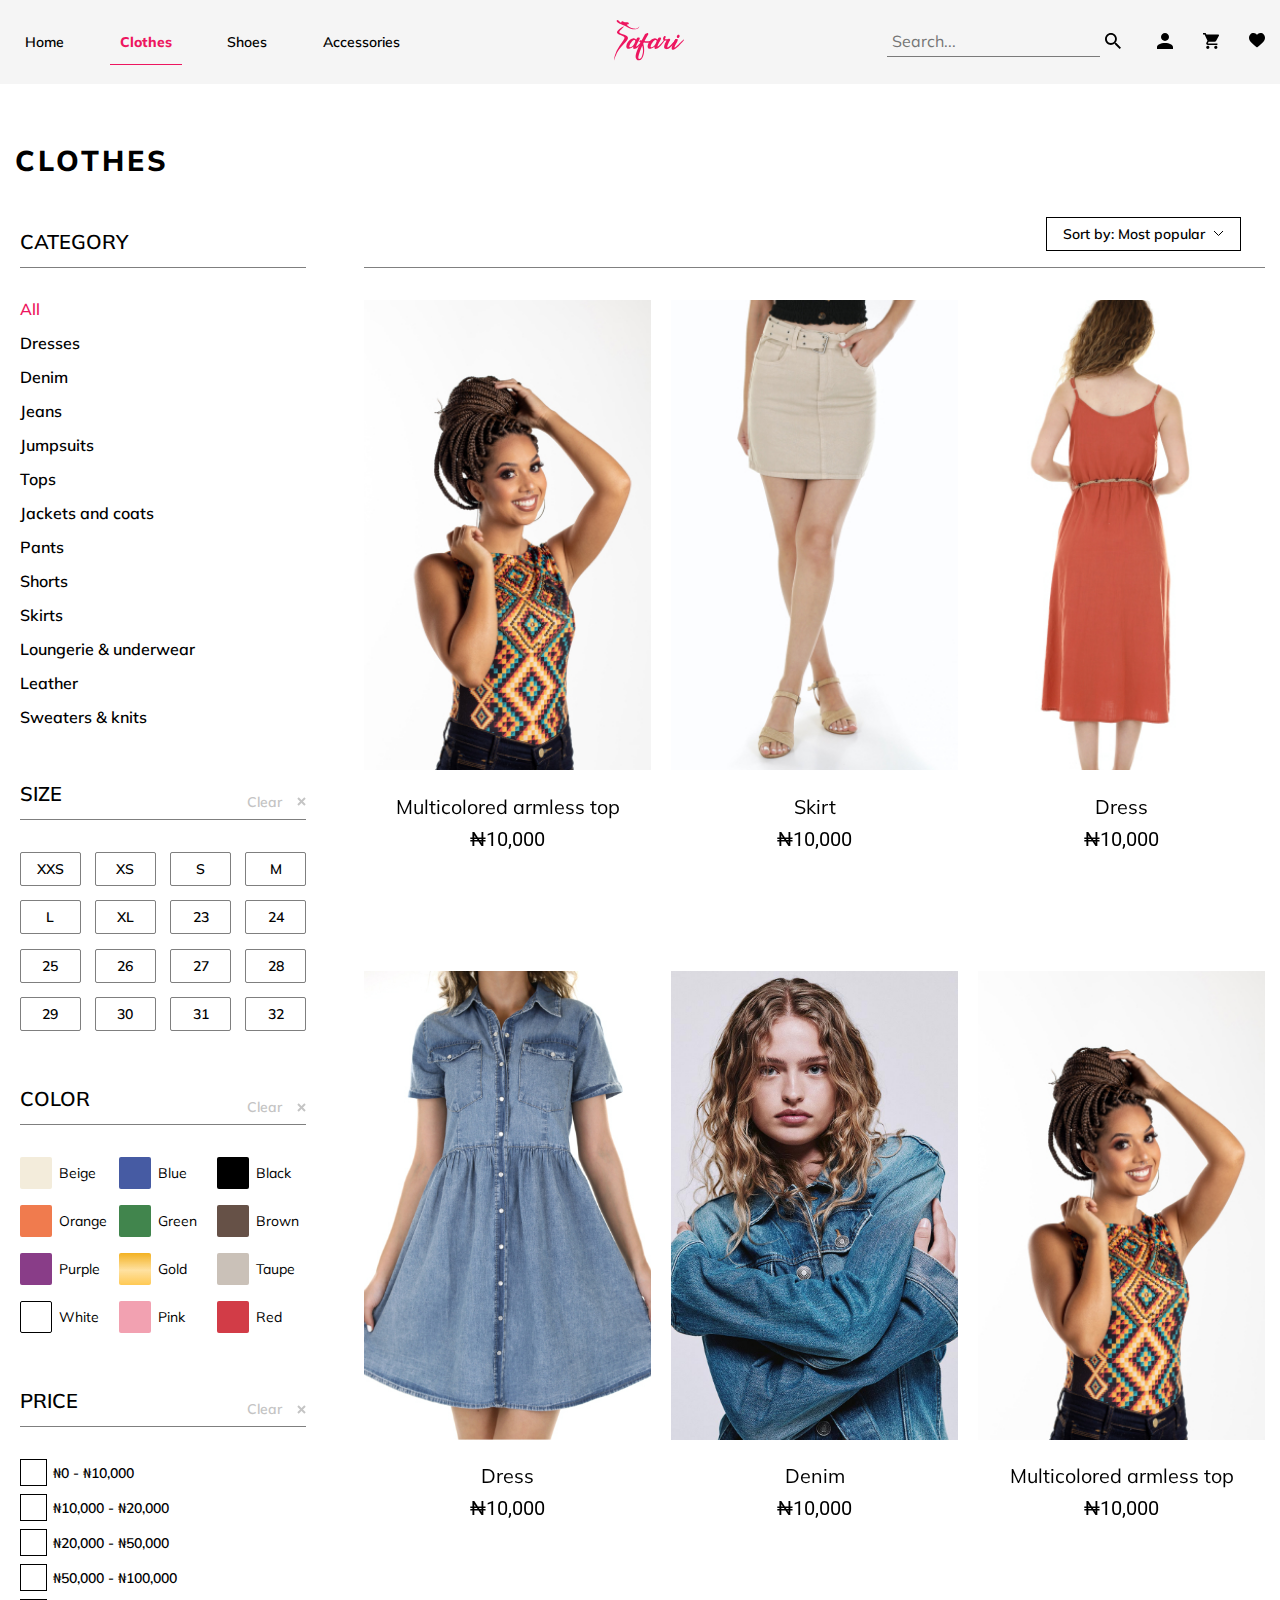
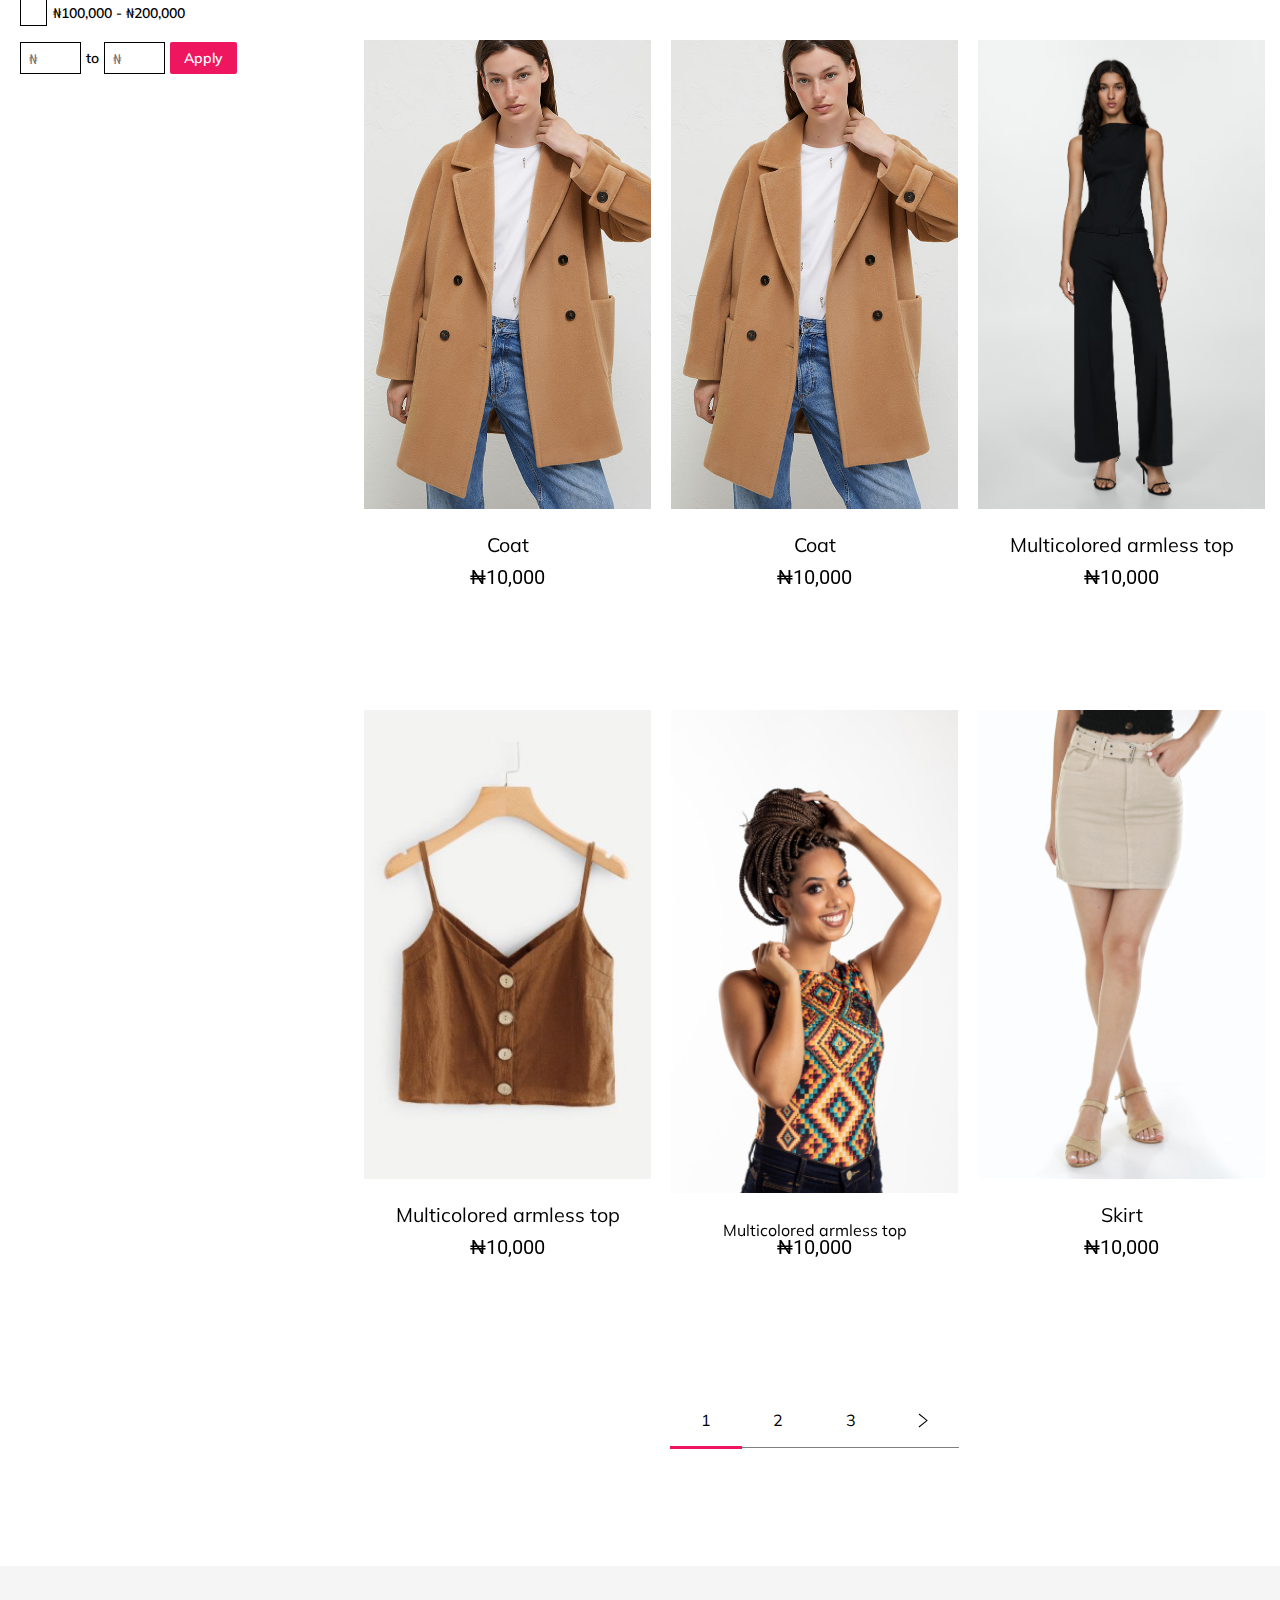
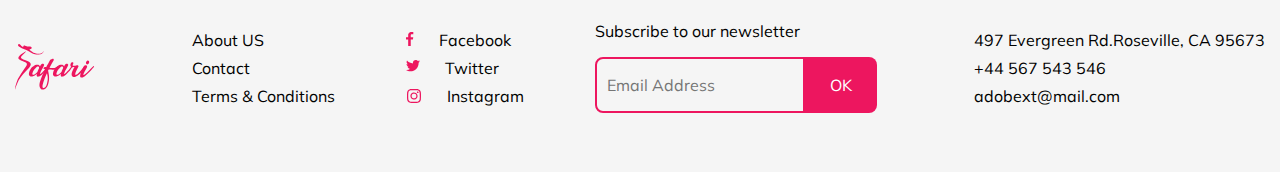
<file: clothes.html>
<!DOCTYPE html>
<html lang="en">

<head>
	<meta charset="UTF-8">
	<meta name="viewport" content="width=device-width, initial-scale=1.0">
	<meta name="description"
		content="Explore our exclusive women's fashion collection. Discover trendy clothing, shoes, accessories, and more to elevate your style. Shop the latest looks with ease and confidence!">
	<link rel="stylesheet" href="https://cdn.jsdelivr.net/npm/swiper@11/swiper-bundle.min.css">
	<link rel="stylesheet" href="css/style.css">
	<link rel="stylesheet" href="css/clothes.css">

	<link rel="shortcut icon" href="img/logo.ico" type="image/x-icon">
	<title>Clothes</title>
</head>

<body>
	<div class="wrapper">
		<div id="preloader">
			<div class="loader"></div>
		</div>
		<header class="header">
			<div class="header__container">
				<div class="header__menu menu">
					<nav class="menu__body">
						<ul class="menu__list">
							<li class="menu__item"><a class="menu__link" href="index.html">Home</a>
							</li>
							<li class="menu__item"><a class="menu__link active" href="clothes.html">Clothes</a>
							</li>
							<li class="menu__item"><a class="menu__link" href="shoes.html">Shoes</a>
							</li>
							<li class="menu__item"><a class="menu__link" href="accessories.html">Accessories</a>
							</li>
						</ul>
					</nav>
				</div>
			<a href="#" class="header__logo logo" aria-label="link to main page">
				<svg aria-label="logo picture" xmlns="http://www.w3.org/2000/svg" width="70" height="41" viewBox="0 0 70 41"
					fill="none">
					<path
						d="M9.67457 6.6074C9.09574 6.3166 5.49061 9.01453 5.18728 9.28307C3.85432 10.4616 2.04549 12.2217 3.57882 13.5658C5.13998 14.935 7.68903 15.3941 9.60222 16.4725C11.6031 17.5995 9.83597 19.7005 8.90512 20.9305C6.56478 24.0236 4.52915 27.3213 2.78989 30.5535C2.32516 31.4162 -1.01699 40.2808 0.309016 40.349C-0.470171 40.3086 2.96243 32.6267 3.27271 32.1258C5.46974 28.593 8.53501 25.2745 11.6865 22.0158C12.9597 20.6996 14.2718 19.0104 13.885 17.4451C13.4884 15.8422 10.9268 15.0115 8.78129 14.2699C5.94838 13.2903 4.39557 12.7477 5.8802 10.7287C6.20579 10.2877 9.95424 6.74654 9.67457 6.6074Z"
						fill="#ED165F" />
					<path
						d="M7.19091 2.47213C7.27022 2.43735 7.31196 2.27733 7.35649 2.1048C7.40101 1.93227 7.44832 1.74999 7.53876 1.67068C7.78504 1.45501 8.00349 1.37292 8.23307 1.36457C8.46265 1.35622 8.70476 1.42023 8.99556 1.49536C9.30446 1.57467 9.56326 1.7166 9.82902 1.85296C10.0948 1.98931 10.3689 2.12289 10.707 2.1855C11.0368 2.24672 11.3303 2.24533 11.6225 2.22864C11.9147 2.21333 12.2055 2.18272 12.5297 2.18411C13.0195 2.18689 13.5858 2.2175 14.0325 2.37891C14.4791 2.54031 14.8061 2.8339 14.8158 3.36541C14.8269 3.96928 14.4332 4.20026 13.9712 4.3714C13.5093 4.54254 12.9805 4.65107 12.7259 5.01006C12.7037 5.04067 13.3284 5.50261 13.9851 5.97569C14.6433 6.44877 15.3348 6.93437 15.4475 7.0109C16.0736 7.43249 16.7262 7.77617 17.4261 8.04193C18.1246 8.30769 18.869 8.49553 19.676 8.60545C20.4274 8.70702 21.0326 8.79607 21.8396 8.68337C22.2793 8.62215 23.0863 8.50109 23.7946 8.01271C24.1104 7.79565 24.3678 7.52989 24.5654 7.32814C25.0413 6.84115 25.2347 6.50303 25.282 6.52112C25.3376 6.54339 25.1373 7.0596 24.7741 7.56607C24.6447 7.74556 24.3706 8.1282 23.9281 8.45796C23.1197 9.05905 22.1597 9.1801 21.3693 9.27889C20.2186 9.4236 19.2586 9.32898 18.6533 9.23715C17.472 9.06044 16.3116 8.84199 13.9392 7.49093C12.4727 6.65609 11.0521 5.72106 9.49647 5.14641C8.85225 4.90848 6.90845 4.24339 5.25129 3.4002C3.59413 2.55701 2.2222 1.53572 2.72032 0.585385C3.28662 -0.495737 4.11034 0.103959 4.93962 0.910974C5.7675 1.71799 6.60234 2.72954 7.19091 2.47213Z"
						fill="#ED165F" />
					<path
						d="M24.7491 17.4812C24.9717 17.4812 25.1553 17.5271 25.2973 17.6203C25.4392 17.7135 25.5491 17.8193 25.6229 17.9361C25.6966 18.0544 25.7439 18.1783 25.762 18.3077C25.7801 18.4384 25.7829 18.547 25.7717 18.6332C25.7217 18.8684 25.6103 19.1661 25.4364 19.5265C25.2625 19.8869 25.0607 20.2834 24.8312 20.7176C24.6016 21.1517 24.3497 21.6136 24.077 22.1034C23.8043 22.5932 23.5441 23.0746 23.295 23.5449C23.0474 24.0166 22.8234 24.4758 22.6258 24.921C22.4268 25.3676 22.2849 25.7642 22.1972 26.112C22.1235 26.3973 22.1318 26.5559 22.225 26.5865C22.3183 26.6171 22.488 26.5462 22.7371 26.3722C23.1712 26.087 23.6304 25.7113 24.1132 25.2466C24.5974 24.7819 25.0774 24.2851 25.5547 23.7578C26.0319 23.2304 26.4911 22.6975 26.9308 22.1577C27.3705 21.6178 27.7615 21.128 28.1023 20.6883C28.4432 20.2487 28.7257 19.8827 28.9483 19.5905C29.1709 19.2997 29.3017 19.1411 29.3393 19.1161C29.3894 19.0785 29.4604 19.0604 29.5536 19.0604C29.6468 19.0604 29.7331 19.0827 29.8138 19.1258C29.8945 19.1689 29.9557 19.2288 30.0002 19.3025C30.0434 19.3763 30.0406 19.4695 29.9905 19.5822C29.9529 19.6559 29.836 19.8521 29.6371 20.168C29.4381 20.4838 29.1723 20.8776 28.837 21.3493C28.5017 21.821 28.1121 22.3413 27.6654 22.9118C27.2188 23.4823 26.7374 24.0653 26.224 24.6608C25.7091 25.2563 25.1665 25.8365 24.596 26.4001C24.0255 26.965 23.4481 27.4701 22.8651 27.9167C22.7663 27.9793 22.6202 28.0753 22.4282 28.2047C22.2362 28.3355 22.0094 28.4593 21.7492 28.5762C21.489 28.6945 21.2093 28.7863 20.9116 28.8559C20.6138 28.9241 20.323 28.9394 20.0378 28.9018C19.8137 28.8643 19.637 28.778 19.5076 28.6416C19.3768 28.5053 19.2878 28.3258 19.2377 28.1018C19.1876 27.8791 19.1751 27.6217 19.2001 27.3295C19.2252 27.0387 19.2753 26.7243 19.349 26.3903C19.0763 26.6756 18.741 26.9636 18.3444 27.2558C17.9479 27.548 17.5346 27.8082 17.1075 28.0378C16.6789 28.2673 16.2643 28.4593 15.8608 28.6152C15.4573 28.771 15.1136 28.8545 14.8283 28.8656C14.3817 28.8782 13.9977 28.8155 13.6749 28.6792C13.3521 28.5428 13.0891 28.3606 12.8845 28.131C12.68 27.9014 12.5311 27.644 12.4379 27.3587C12.3447 27.0735 12.2988 26.7883 12.2988 26.503C12.2988 26.1065 12.3614 25.6501 12.4852 25.1353C12.609 24.6205 12.7927 24.0876 13.0334 23.5352C13.2755 22.9842 13.5789 22.4373 13.9448 21.8975C14.3107 21.3576 14.7379 20.8553 15.2291 20.3906C15.7188 19.9259 16.267 19.5224 16.8751 19.1815C17.4831 18.8406 18.1594 18.6012 18.9038 18.4649C19.3629 18.3786 19.772 18.3536 20.131 18.3911C20.4914 18.4287 20.803 18.5122 21.0702 18.6416C21.3373 18.7724 21.5572 18.9421 21.7311 19.1536C21.905 19.3651 22.0344 19.5877 22.1221 19.8229C22.271 19.5377 22.4045 19.29 22.5228 19.0785C22.6411 18.8684 22.7371 18.707 22.8108 18.5943C23.0084 18.2478 23.2143 17.996 23.4244 17.8401C23.6345 17.6857 23.8307 17.5799 24.0102 17.5243C24.1897 17.4686 24.3456 17.4464 24.475 17.4589C24.6099 17.4742 24.7004 17.4812 24.7491 17.4812ZM16.2837 27.2864C16.4938 27.2739 16.7638 27.1904 17.0935 27.0359C17.4219 26.8815 17.7628 26.67 18.1162 26.4029C18.4696 26.1357 18.8133 25.8254 19.1487 25.472C19.484 25.1186 19.7692 24.7373 20.0044 24.3283C20.1908 23.8566 20.3912 23.3793 20.6096 22.8951C20.8267 22.4109 21.041 21.9462 21.2511 21.4995C21.3262 21.128 21.3318 20.8358 21.2692 20.6257C21.2065 20.4156 21.1175 20.2542 20.9992 20.1415C20.881 20.0302 20.7488 19.9593 20.5985 19.9272C20.4496 19.8966 20.3313 19.8813 20.2451 19.8813C20.0225 19.8688 19.7553 19.9648 19.445 20.1694C19.1347 20.3739 18.8064 20.6508 18.4585 20.9972C18.1107 21.3451 17.7642 21.7416 17.4164 22.1883C17.0685 22.6349 16.7526 23.0941 16.4674 23.5644C16.1822 24.0361 15.9401 24.498 15.7425 24.9502C15.5435 25.4024 15.4225 25.8032 15.3793 26.1496C15.3362 26.4975 15.3793 26.7757 15.5101 26.9872C15.6423 27.1987 15.8997 27.2989 16.2837 27.2864Z"
						fill="#ED165F" />
					<path
						d="M33.4008 13.0343C33.5984 13.0217 33.7695 13.0621 33.9129 13.1553C34.0548 13.2485 34.1633 13.3696 34.2385 13.5185C34.3122 13.6674 34.3442 13.8315 34.3317 14.011C34.3192 14.1905 34.2691 14.3547 34.1828 14.5036C33.6499 15.3593 33.0725 16.343 32.4519 17.452C31.8313 18.5623 31.2052 19.7492 30.5735 21.0154C31.2803 21.1142 32.0094 21.1893 32.7594 21.238C33.5094 21.2881 34.2106 21.2811 34.8618 21.2199C35.513 21.1587 36.0807 21.0251 36.5649 20.8206C37.0491 20.616 37.383 20.3085 37.5695 19.8995C37.6808 19.6643 37.8199 19.5085 37.9883 19.4347C38.1553 19.361 38.3069 19.3513 38.4447 19.4069C38.581 19.4626 38.684 19.5655 38.7522 19.7144C38.8204 19.8633 38.8176 20.0372 38.7424 20.2348C38.5184 20.7802 38.197 21.2241 37.7754 21.565C37.3538 21.9059 36.8793 22.173 36.352 22.365C35.8247 22.557 35.2597 22.6851 34.6587 22.7463C34.0576 22.8089 33.462 22.8298 32.8721 22.8117C32.2821 22.7936 31.7284 22.7505 31.2066 22.6809C30.6862 22.6127 30.2326 22.5417 29.8486 22.4666C29.7484 22.6781 29.6538 22.8854 29.5605 23.09C29.4673 23.2945 29.3713 23.5018 29.2725 23.7133C29.3964 24.185 29.5299 24.7429 29.6732 25.3872C29.8152 26.0328 29.9307 26.7396 30.0169 27.5077C30.1032 28.2771 30.1533 29.0897 30.1658 29.9454C30.1783 30.8011 30.1227 31.6763 29.9988 32.5682C29.8124 33.858 29.5647 34.9531 29.2544 35.8519C28.9442 36.7508 28.6033 37.4896 28.2318 38.0657C27.8602 38.6417 27.4748 39.0883 27.0783 39.4056C26.6817 39.7214 26.3033 39.951 25.9429 40.0943C25.5825 40.2363 25.2583 40.317 24.9661 40.3364C24.6753 40.3545 24.4485 40.3517 24.2871 40.3267C23.7904 40.253 23.3563 40.0595 22.9848 39.7507C22.6133 39.4404 22.3155 39.0438 22.0915 38.5596C21.8689 38.0754 21.7255 37.5244 21.6629 36.9038C21.6017 36.2833 21.6323 35.6265 21.7561 34.9322C21.905 34.1266 22.1402 33.2305 22.463 32.244C22.7858 31.2575 23.167 30.2251 23.6067 29.1467C24.0478 28.067 24.5223 26.9734 25.0301 25.863C25.538 24.7527 26.0528 23.6771 26.5746 22.635C26.1405 22.1508 25.7676 21.8975 25.4587 21.8725C25.2611 21.86 25.1734 21.7695 25.1985 21.6025C25.2235 21.4356 25.3098 21.2519 25.4587 21.0543C25.6076 20.8554 25.7843 20.6731 25.9888 20.5061C26.1933 20.3391 26.3701 20.2557 26.5189 20.2557C26.544 20.2557 26.6581 20.2807 26.8626 20.3294C27.0671 20.3795 27.3301 20.4352 27.6529 20.4964C28.0244 19.7645 28.382 19.0799 28.7229 18.4413C29.0638 17.8026 29.3713 17.2349 29.644 16.7382C29.9167 16.2429 30.1463 15.8268 30.3328 15.4915C30.5192 15.1562 30.6431 14.9335 30.7043 14.8222C30.8657 14.5245 31.0702 14.2671 31.3179 14.05C31.5656 13.8329 31.823 13.6534 32.0901 13.5101C32.3573 13.3682 32.6077 13.2597 32.8429 13.1845C33.078 13.1094 33.2645 13.0593 33.4008 13.0343ZM28.9163 32.1981C29.0402 30.9695 29.0346 29.823 28.8982 28.7558C28.7619 27.6886 28.5504 26.7215 28.2651 25.8533C27.7809 26.933 27.319 27.9988 26.8793 29.0535C26.4382 30.1082 26.0486 31.1128 25.7077 32.0673C25.3668 33.0218 25.0816 33.9067 24.852 34.7193C24.6224 35.5319 24.468 36.2387 24.3873 36.8398C24.3066 37.4409 24.3136 37.9182 24.4054 38.2716C24.4986 38.625 24.7004 38.8198 25.0106 38.8574C25.6924 38.9325 26.2504 38.7711 26.6845 38.3746C27.1186 37.978 27.4748 37.4465 27.7545 36.7842C28.0342 36.1205 28.2596 35.383 28.4335 34.5704C28.606 33.7579 28.7674 32.9662 28.9163 32.1981Z"
						fill="#ED165F" />
					<path
						d="M46.0515 17.4812C46.2741 17.4812 46.4578 17.5271 46.5997 17.6203C46.7416 17.7135 46.8515 17.8193 46.9253 17.9361C46.999 18.0544 47.0463 18.1783 47.0644 18.3077C47.0825 18.4384 47.0853 18.547 47.0742 18.6332C47.0241 18.8684 46.9128 19.1661 46.7388 19.5265C46.5649 19.8869 46.3632 20.2834 46.1336 20.7176C45.904 21.1517 45.6522 21.6136 45.3794 22.1034C45.1067 22.5932 44.8465 23.0746 44.5975 23.5449C44.3498 24.0166 44.1258 24.4758 43.9282 24.921C43.7292 25.3676 43.5873 25.7642 43.4997 26.112C43.4259 26.3973 43.4343 26.5559 43.5275 26.5865C43.6207 26.6171 43.7905 26.5462 44.0395 26.3722C44.4736 26.087 44.9328 25.7113 45.4156 25.2466C45.8998 24.7819 46.3799 24.2851 46.8571 23.7578C47.3344 23.2304 47.7935 22.6975 48.2332 22.1577C48.6729 21.6178 49.0639 21.128 49.4048 20.6883C49.7457 20.2487 50.0281 19.8827 50.2507 19.5905C50.4734 19.2997 50.6042 19.1411 50.6417 19.1161C50.6918 19.0785 50.7628 19.0604 50.856 19.0604C50.9492 19.0604 51.0355 19.0827 51.1162 19.1258C51.1969 19.1689 51.2581 19.2288 51.3027 19.3025C51.3458 19.3763 51.343 19.4695 51.2929 19.5822C51.2553 19.6559 51.1385 19.8521 50.9395 20.168C50.7405 20.4838 50.4748 20.8776 50.1394 21.3493C49.8041 21.821 49.4145 22.3413 48.9679 22.9118C48.5212 23.4823 48.0398 24.0653 47.5264 24.6608C47.0116 25.2563 46.4689 25.8365 45.8984 26.4001C45.328 26.965 44.7505 27.4701 44.1675 27.9167C44.0687 27.9793 43.9226 28.0753 43.7306 28.2047C43.5386 28.3355 43.3118 28.4593 43.0516 28.5762C42.7914 28.6945 42.5118 28.7863 42.214 28.8559C41.9162 28.9241 41.6254 28.9394 41.3402 28.9018C41.1162 28.8643 40.9395 28.778 40.8101 28.6416C40.6793 28.5053 40.5902 28.3258 40.5401 28.1018C40.49 27.8791 40.4775 27.6217 40.5026 27.3295C40.5276 27.0387 40.5777 26.7243 40.6514 26.3903C40.3787 26.6756 40.0434 26.9636 39.6468 27.2558C39.2503 27.548 38.837 27.8082 38.4099 28.0378C37.9813 28.2673 37.5667 28.4593 37.1632 28.6152C36.7597 28.771 36.416 28.8545 36.1308 28.8656C35.6841 28.8782 35.3001 28.8155 34.9773 28.6792C34.6545 28.5428 34.3915 28.3606 34.187 28.131C33.9824 27.9014 33.8336 27.644 33.7403 27.3587C33.6471 27.0735 33.6012 26.7883 33.6012 26.503C33.6012 26.1065 33.6638 25.6501 33.7876 25.1353C33.9115 24.6205 34.0951 24.0876 34.3359 23.5352C34.578 22.9842 34.8813 22.4373 35.2472 21.8975C35.6132 21.3576 36.0403 20.8553 36.5315 20.3906C37.0213 19.9259 37.5695 19.5224 38.1775 19.1815C38.7856 18.8406 39.4618 18.6012 40.2062 18.4649C40.6654 18.3786 41.0744 18.3536 41.4334 18.3911C41.7938 18.4287 42.1055 18.5122 42.3726 18.6416C42.6398 18.7724 42.8596 18.9421 43.0335 19.1536C43.2075 19.3651 43.3369 19.5877 43.4245 19.8229C43.5734 19.5377 43.707 19.29 43.8252 19.0785C43.9435 18.8684 44.0395 18.707 44.1133 18.5943C44.3108 18.2478 44.5168 17.996 44.7269 17.8401C44.937 17.6857 45.1332 17.5799 45.3127 17.5243C45.4921 17.4686 45.648 17.4464 45.7774 17.4589C45.9123 17.4742 46.0028 17.4812 46.0515 17.4812ZM37.5862 27.2864C37.7963 27.2739 38.0662 27.1904 38.396 27.0359C38.7243 26.8815 39.0652 26.67 39.4187 26.4029C39.7721 26.1357 40.1158 25.8254 40.4511 25.472C40.7864 25.1186 41.0716 24.7373 41.3068 24.3283C41.4932 23.8566 41.6936 23.3793 41.9121 22.8951C42.1291 22.4109 42.3434 21.9462 42.5535 21.4995C42.6286 21.128 42.6342 20.8358 42.5716 20.6257C42.509 20.4156 42.4199 20.2542 42.3016 20.1415C42.1834 20.0302 42.0512 19.9593 41.9009 19.9272C41.752 19.8966 41.6338 19.8813 41.5475 19.8813C41.3249 19.8688 41.0577 19.9648 40.7474 20.1694C40.4372 20.3739 40.1088 20.6508 39.7609 20.9972C39.4131 21.3451 39.0666 21.7416 38.7188 22.1883C38.3709 22.6349 38.0551 23.0941 37.7698 23.5644C37.4846 24.0361 37.2425 24.498 37.0449 24.9502C36.8459 25.4024 36.7249 25.8032 36.6818 26.1496C36.6386 26.4975 36.6818 26.7757 36.8126 26.9872C36.9447 27.1987 37.2021 27.2989 37.5862 27.2864Z"
						fill="#ED165F" />
					<path
						d="M50.7962 16.1232C51.0564 16.1107 51.2707 16.1663 51.4376 16.2902C51.6046 16.414 51.6881 16.6185 51.6881 16.9038C51.6881 17.0401 51.6422 17.2321 51.5489 17.4812C51.4557 17.7289 51.3597 17.9779 51.2609 18.2256C51.1246 18.5108 50.9812 18.8142 50.8324 19.137C50.9186 19.2733 51.1357 19.3387 51.4835 19.3318C51.83 19.3262 52.2279 19.2859 52.6746 19.2107C53.1212 19.1356 53.5804 19.0563 54.0507 18.9686C54.5224 18.8823 54.9245 18.8267 55.2598 18.8016C55.52 18.7891 55.719 18.842 55.8553 18.9603C55.9917 19.0785 56.0849 19.2246 56.135 19.3972C56.1851 19.5711 56.1935 19.7534 56.1628 19.9454C56.1322 20.1374 56.0724 20.296 55.9861 20.4198C55.936 20.4936 55.8122 20.7079 55.6146 21.0613C55.4157 21.4147 55.1902 21.8433 54.9356 22.3456C54.681 22.8478 54.4264 23.3849 54.1731 23.9554C53.9185 24.5259 53.7167 25.056 53.5679 25.5458C53.419 26.0356 53.348 26.4544 53.3536 26.8022C53.3592 27.1501 53.4997 27.3421 53.7724 27.3797C53.9213 27.4047 54.1759 27.2934 54.5349 27.0443C54.8953 26.7967 55.3127 26.4613 55.7913 26.0397C56.2686 25.6181 56.7737 25.1284 57.308 24.5704C57.8409 24.0125 58.3599 23.442 58.8622 22.859C59.3645 22.276 59.8236 21.6999 60.2383 21.1281C60.6543 20.5576 60.9799 20.0428 61.215 19.5836C61.2776 19.4598 61.3737 19.3763 61.5031 19.3318C61.6338 19.2886 61.7632 19.2859 61.894 19.322C62.0248 19.3582 62.1292 19.4403 62.2099 19.5641C62.2906 19.688 62.3129 19.8619 62.2753 20.0845C62.2628 20.1471 62.1612 20.335 61.9678 20.6522C61.7758 20.9681 61.5184 21.3618 61.1956 21.8335C60.8727 22.3052 60.4887 22.8284 60.0421 23.4058C59.5954 23.9832 59.1154 24.5621 58.6006 25.1451C58.0858 25.7281 57.5431 26.286 56.9726 26.8189C56.4022 27.3518 55.8247 27.8082 55.2417 28.1867C54.6587 28.5651 54.0785 28.8434 53.5025 29.0243C52.925 29.2038 52.3699 29.2316 51.837 29.1078C51.3277 28.984 50.9409 28.7794 50.6737 28.4942C50.4066 28.2089 50.2368 27.868 50.1617 27.4715C50.088 27.0749 50.088 26.6408 50.1617 26.1691C50.2355 25.6975 50.3509 25.2272 50.5054 24.7555C50.6598 24.2838 50.8435 23.8218 51.0536 23.3696C51.2637 22.9174 51.4696 22.5111 51.6672 22.1508C51.8648 21.7918 52.0359 21.4968 52.1792 21.2672C52.3212 21.0376 52.4116 20.8985 52.4492 20.8484C52.5855 20.6745 52.6008 20.5451 52.4951 20.4574C52.3893 20.3711 52.2502 20.3586 52.0763 20.4198C51.8898 20.4936 51.6324 20.5562 51.304 20.6063C50.9757 20.6564 50.6459 20.6369 50.3175 20.5506C49.9892 20.4644 49.6998 20.2779 49.4521 19.9927C49.2044 19.7074 49.0736 19.2678 49.0611 18.6722C49.0486 18.4858 49.0764 18.2506 49.1446 17.9654C49.2128 17.6802 49.3213 17.4047 49.4702 17.1375C49.6191 16.8704 49.8013 16.638 50.0184 16.4404C50.241 16.2415 50.4984 16.1357 50.7962 16.1232Z"
						fill="#ED165F" />
					<path
						d="M62.7957 18.913C63.0197 18.9255 63.2047 18.9756 63.3536 19.0618C63.5025 19.1481 63.6138 19.2538 63.689 19.3777C63.7627 19.5015 63.81 19.6281 63.8281 19.7589C63.8462 19.8897 63.8504 19.9983 63.8378 20.0845C63.7641 20.4198 63.5776 20.8693 63.2799 21.4328C62.9821 21.9977 62.6537 22.5988 62.2934 23.2374C61.933 23.8761 61.5893 24.5245 61.2609 25.1812C60.9326 25.8394 60.7002 26.4279 60.5639 26.9483C60.4887 27.2336 60.5291 27.3824 60.6849 27.395C60.8394 27.4075 61.0411 27.3324 61.2902 27.1723C61.7118 26.8871 62.2015 26.5059 62.7595 26.0286C63.3174 25.5514 63.8879 25.0365 64.4709 24.4841C65.0539 23.9331 65.6272 23.3766 66.1921 22.8186C66.757 22.2607 67.2621 21.7486 67.7087 21.2839C68.1554 20.8192 68.5241 20.4352 68.8163 20.1304C69.1071 19.8271 69.2727 19.6629 69.3088 19.6379C69.3589 19.6003 69.4299 19.5822 69.5231 19.5822C69.6163 19.5822 69.7026 19.6045 69.7833 19.6476C69.864 19.6908 69.9252 19.7506 69.9698 19.8243C70.0129 19.8995 70.0101 19.9913 69.96 20.104C69.9224 20.1777 69.768 20.3809 69.4953 20.7093C69.2226 21.0376 68.8692 21.4481 68.435 21.9379C68.0009 22.4276 67.4986 22.9731 66.9281 23.5756C66.3577 24.1766 65.7621 24.7819 65.1416 25.39C64.521 25.998 63.8879 26.5893 63.2437 27.1668C62.5981 27.7442 61.9845 28.2549 61.4015 28.7015C61.3152 28.7641 61.1719 28.8601 60.9729 28.9895C60.774 29.1203 60.5485 29.2441 60.2939 29.361C60.0393 29.4793 59.7638 29.5753 59.466 29.649C59.1683 29.7228 58.8705 29.7423 58.5728 29.7047C58.1136 29.6421 57.8311 29.3916 57.7268 28.9506C57.621 28.5109 57.6308 27.971 57.7546 27.3324C57.8784 26.6937 58.0858 25.9966 58.378 25.2397C58.6688 24.4828 58.9763 23.7578 59.2991 23.0635C59.6219 22.3692 59.928 21.7486 60.2202 21.2032C60.511 20.6578 60.7253 20.2668 60.8616 20.0316C61.0606 19.6963 61.2651 19.4486 61.4752 19.2872C61.6853 19.1258 61.8815 19.0173 62.061 18.9617C62.2405 18.906 62.3963 18.8837 62.5257 18.8963C62.6565 18.9074 62.747 18.913 62.7957 18.913ZM63.0378 15.7879C63.1491 15.5638 63.2827 15.3718 63.4371 15.2104C63.5916 15.049 63.7557 14.9252 63.9297 14.8389C64.1036 14.7527 64.2831 14.7026 64.4695 14.69C64.656 14.6775 64.8285 14.7081 64.9899 14.7833C65.1513 14.8695 65.2849 14.9906 65.3906 15.1464C65.4964 15.3023 65.5674 15.4748 65.6049 15.6668C65.6425 15.8588 65.6453 16.0675 65.6147 16.2902C65.584 16.5142 65.5117 16.7368 65.4004 16.9594C65.2891 17.1834 65.1555 17.3755 65.001 17.5369C64.8452 17.6983 64.681 17.8221 64.5085 17.9084C64.3346 17.9946 64.1551 18.0447 63.9686 18.0572C63.7822 18.0698 63.6083 18.0392 63.4482 17.964C63.1254 17.8026 62.9237 17.5118 62.843 17.0888C62.7623 16.6686 62.8277 16.2345 63.0378 15.7879Z"
						fill="#ED165F" />
				</svg>
			</a>
				<div class="header__search search">
					<input id="searchInput" placeholder="Search..." type="search">
					<button class="search__btn" type="button" aria-label="Search button">
						<svg id="searchIcon" xmlns="http://www.w3.org/2000/svg" width="16" height="16" viewBox="0 0 16 16"
							fill="none">
							<path
								d="M5.94286 0C7.519 0 9.03059 0.62612 10.1451 1.74062C11.2596 2.85512 11.8857 4.36671 11.8857 5.94286C11.8857 7.41486 11.3463 8.768 10.4594 9.81029L10.7063 10.0571H11.4286L16 14.6286L14.6286 16L10.0571 11.4286V10.7063L9.81029 10.4594C8.73193 11.3799 7.36065 11.8856 5.94286 11.8857C4.36671 11.8857 2.85512 11.2596 1.74062 10.1451C0.62612 9.03059 0 7.519 0 5.94286C0 4.36671 0.62612 2.85512 1.74062 1.74062C2.85512 0.62612 4.36671 0 5.94286 0ZM5.94286 1.82857C3.65714 1.82857 1.82857 3.65714 1.82857 5.94286C1.82857 8.22857 3.65714 10.0571 5.94286 10.0571C8.22857 10.0571 10.0571 8.22857 10.0571 5.94286C10.0571 3.65714 8.22857 1.82857 5.94286 1.82857Z"
								fill="black" />
						</svg>
					</button>
				</div>
				<div class="header__action action-header" data-da=".menu__list,5,540">
					<a href="#" class="action-header__link"><svg aria-label="link to user profile" xmlns="http://www.w3.org/2000/svg" width="16" height="16"
							viewBox="0 0 16 16" fill="none">
							<path
								d="M8 0C9.06087 0 10.0783 0.421427 10.8284 1.17157C11.5786 1.92172 12 2.93913 12 4C12 5.06087 11.5786 6.07828 10.8284 6.82843C10.0783 7.57857 9.06087 8 8 8C6.93913 8 5.92172 7.57857 5.17157 6.82843C4.42143 6.07828 4 5.06087 4 4C4 2.93913 4.42143 1.92172 5.17157 1.17157C5.92172 0.421427 6.93913 0 8 0ZM8 10C12.42 10 16 11.79 16 14V16H0V14C0 11.79 3.58 10 8 10Z"
								fill="black" />
						</svg></a>
					<a href="#" class="action-header__link"><svg aria-label="add to cart" xmlns="http://www.w3.org/2000/svg" width="16" height="16"
							viewBox="0 0 16 16" fill="none">
							<path
								d="M12.8 12.8C11.912 12.8 11.2 13.512 11.2 14.4C11.2 14.8243 11.3686 15.2313 11.6686 15.5314C11.9687 15.8314 12.3757 16 12.8 16C13.2243 16 13.6313 15.8314 13.9314 15.5314C14.2314 15.2313 14.4 14.8243 14.4 14.4C14.4 13.9757 14.2314 13.5687 13.9314 13.2686C13.6313 12.9686 13.2243 12.8 12.8 12.8ZM0 0V1.6H1.6L4.48 7.672L3.392 9.632C3.272 9.856 3.2 10.12 3.2 10.4C3.2 10.8243 3.36857 11.2313 3.66863 11.5314C3.96869 11.8314 4.37565 12 4.8 12H14.4V10.4H5.136C5.08296 10.4 5.03209 10.3789 4.99458 10.3414C4.95707 10.3039 4.936 10.253 4.936 10.2C4.936 10.16 4.944 10.128 4.96 10.104L5.68 8.8H11.64C12.24 8.8 12.768 8.464 13.04 7.976L15.904 2.8C15.96 2.672 16 2.536 16 2.4C16 2.18783 15.9157 1.98434 15.7657 1.83431C15.6157 1.68429 15.4122 1.6 15.2 1.6H3.368L2.616 0H0ZM4.8 12.8C3.912 12.8 3.2 13.512 3.2 14.4C3.2 14.8243 3.36857 15.2313 3.66863 15.5314C3.96869 15.8314 4.37565 16 4.8 16C5.22435 16 5.63131 15.8314 5.93137 15.5314C6.23143 15.2313 6.4 14.8243 6.4 14.4C6.4 13.9757 6.23143 13.5687 5.93137 13.2686C5.63131 12.9686 5.22435 12.8 4.8 12.8Z"
								fill="black" />
						</svg></a>
					<a href="#" class="action-header__link"><svg aria-label="add to favourite" xmlns="http://www.w3.org/2000/svg" width="16" height="15"
							viewBox="0 0 16 15" fill="none">
							<path
								d="M14.7307 1.39307C13.9025 0.494751 12.766 0 11.5304 0C10.6068 0 9.76099 0.291992 9.01636 0.867798C8.64062 1.15845 8.30017 1.51404 8 1.92908C7.69995 1.51416 7.35938 1.15845 6.98352 0.867798C6.23901 0.291992 5.39319 0 4.4696 0C3.23401 0 2.09741 0.494751 1.26917 1.39307C0.450806 2.28088 0 3.49377 0 4.80847C0 6.16162 0.504272 7.40027 1.58691 8.70667C2.55542 9.87524 3.94739 11.0615 5.55933 12.4352C6.10974 12.9043 6.73364 13.436 7.38147 14.0024C7.55261 14.1523 7.77222 14.2349 8 14.2349C8.22766 14.2349 8.44739 14.1523 8.61829 14.0027C9.26611 13.4362 9.89038 12.9042 10.441 12.4348C12.0527 11.0614 13.4447 9.87524 14.4132 8.70654C15.4958 7.40027 16 6.16162 16 4.80835C16 3.49377 15.5492 2.28088 14.7307 1.39307Z"
								fill="black" />
						</svg></a>
				</div>
				<button aria-label="Burger menu button" class="icon-menu" id="menu02">
					<span></span>
					<span></span>
					<span></span>
				</button>
			</div>
		</header>
		<main class="page">
			<section class="category">
				<div class="category__container">
					<h2 class="category__title title-category">CLOTHES</h2>
					<div class="category__wrap">
						<aside class="category__sidebar sidebar">
							<button aria-label="Sidebar close button" class="sidebar__close-btn" onclick="toggleSidebar()"><img
									src="img/close.svg" alt="close"></button>
							<div class="sidebar__item item-sidebar">
								<div class="item-sidebar__top">
									<h3 class="item-sidebar__subtitle">Category</h3>
								</div>
								<ul class="item-sidebar__list">
									<li class="item-sidebar__item">
										<a class="item-sidebar__link active" href="#" data-category="all">All</a>
									</li>
									<li class="item-sidebar__item">
										<a class="item-sidebar__link" href="#" data-category="dresses">Dresses</a>
									</li>
									<li class="item-sidebar__item">
										<a class="item-sidebar__link" href="#" data-category="denim">Denim</a>
									</li>
									<li class="item-sidebar__item">
										<a class="item-sidebar__link" href="#" data-category="jeans">Jeans</a>
									</li>
									<li class="item-sidebar__item">
										<a class="item-sidebar__link" href="#" data-category="jumpsuits">Jumpsuits</a>
									</li>
									<li class="item-sidebar__item">
										<a class="item-sidebar__link" href="#" data-category="tops">Tops</a>
									</li>
									<li class="item-sidebar__item">
										<a class="item-sidebar__link" href="#" data-category="jackets-and-coats">Jackets and
											coats</a>
									</li>
									<li class="item-sidebar__item">
										<a class="item-sidebar__link" href="#" data-category="pants">Pants</a>
									</li>
									<li class="item-sidebar__item">
										<a class="item-sidebar__link" href="#" data-category="shorts">Shorts</a>
									</li>
									<li class="item-sidebar__item">
										<a class="item-sidebar__link" href="#" data-category="skirts">Skirts</a>
									</li>
									<li class="item-sidebar__item">
										<a class="item-sidebar__link" href="#" data-category="loungerie-underwear">Loungerie &
											underwear</a>
									</li>
									<li class="item-sidebar__item">
										<a class="item-sidebar__link" href="#" data-category="leather">Leather</a>
									</li>
									<li class="item-sidebar__item">
										<a class="item-sidebar__link" href="#" data-category="sweaters-knits">Sweaters & knits</a>
									</li>
								</ul>

							</div>
							<div class="sidebar__item item-sidebar">
								<div class="item-sidebar__top">
									<h3 class="item-sidebar__subtitle">Size</h3>
									<button class="item-sidebar__clear-btn"><span>Clear</span><svg
											xmlns="http://www.w3.org/2000/svg" width="9" height="9" viewBox="0 0 9 9" fill="none">
											<path fill-rule="evenodd" clip-rule="evenodd"
												d="M0.292847 7.29289L7.29285 0.292892L8.70706 1.70711L1.70706 8.70711L0.292847 7.29289Z"
												fill="#C4C4C4" />
											<path fill-rule="evenodd" clip-rule="evenodd"
												d="M7.29285 8.70711L0.292846 1.70711L1.70706 0.292894L8.70706 7.29289L7.29285 8.70711Z"
												fill="#C4C4C4" />
										</svg>
									</button>
								</div>
								<div class="item-sidebar__size size">
									<button class="size__item" data-size="XXS">XXS</button>
									<button class="size__item" data-size="XS">XS</button>
									<button class="size__item" data-size="S">S</button>
									<button class="size__item" data-size="M">M</button>
									<button class="size__item" data-size="L">L</button>
									<button class="size__item" data-size="XL">XL</button>
									<button class="size__item" data-size="23">23</button>
									<button class="size__item" data-size="24">24</button>
									<button class="size__item" data-size="25">25</button>
									<button class="size__item" data-size="26">26</button>
									<button class="size__item" data-size="27">27</button>
									<button class="size__item" data-size="28">28</button>
									<button class="size__item" data-size="29">29</button>
									<button class="size__item" data-size="30">30</button>
									<button class="size__item" data-size="31">31</button>
									<button class="size__item" data-size="32">32</button>
								</div>
							</div>
							<div class="sidebar__item item-sidebar">
								<div class="item-sidebar__top">
									<h3 class="item-sidebar__subtitle">Color</h3>
									<button class="item-sidebar__clear-btn item-sidebar__clear-btn--color"><span>Clear</span><svg
											xmlns="http://www.w3.org/2000/svg" width="9" height="9" viewBox="0 0 9 9" fill="none">
											<path fill-rule="evenodd" clip-rule="evenodd"
												d="M0.292847 7.29289L7.29285 0.292892L8.70706 1.70711L1.70706 8.70711L0.292847 7.29289Z"
												fill="#C4C4C4" />
											<path fill-rule="evenodd" clip-rule="evenodd"
												d="M7.29285 8.70711L0.292846 1.70711L1.70706 0.292894L8.70706 7.29289L7.29285 8.70711Z"
												fill="#C4C4C4" />
										</svg>
									</button>
								</div>
								<div class="item-sidebar__color color">
									<button class="color__item" aria-label="Beige" data-color="Beige"><span class="color__color"
											style="background-color: #F3ECDB;"></span><span
											class="color__name">Beige</span></button>
									<button class="color__item" aria-label="Blue" data-color="Blue"><span class="color__color"
											style="background-color: #465BA3;"></span><span
											class="color__name">Blue</span></button>
									<button class="color__item" aria-label="Black" data-color="Black"><span class="color__color"
											style="background-color: #000;"></span><span class="color__name">Black</span></button>
									<button class="color__item" aria-label="Orange" data-color="Orange"><span
											class="color__color" style="background-color: #F07B4E;"></span><span
											class="color__name">Orange</span></button>
									<button class="color__item" aria-label="Green" data-color="Green"><span class="color__color"
											style="background-color: #41854D;"></span><span
											class="color__name">Green</span></button>
									<button class="color__item" aria-label="Brown" data-color="Brown"><span class="color__color"
											style="background-color: #665147;"></span><span
											class="color__name">Brown</span></button>
									<button class="color__item" aria-label="Purple" data-color="Purple"><span
											class="color__color" style="background-color: #893D88;"></span><span
											class="color__name">Purple</span></button>
									<button class="color__item" aria-label="Gold" data-color="Gold"><span class="color__color"
											style="background: linear-gradient(180deg, #F3B121 0%, rgba(255, 203, 90, 0.57) 53.65%, #FFC954 100%);"></span><span
											class="color__name">Gold</span></button>
									<button class="color__item" aria-label="Taupe" data-color="Taupe"><span class="color__color"
											style="background-color: #CAC1B8;"></span><span
											class="color__name">Taupe</span></button>
									<button class="color__item" aria-label="White" data-color="White"><span class="color__color"
											style="background-color: #fff; border: 0.5px solid #000;"></span><span
											class="color__name">White</span>
									</button>
									<button class="color__item" aria-label="Pink" data-color="Pink"><span class="color__color"
											style="background-color: #f2A1B1;"></span><span
											class="color__name">Pink</span></button>
									<button class="color__item" aria-label="Red" data-color="Red"><span class="color__color"
											style="background-color: #D23C47;"></span><span class="color__name">Red</span>
									</button>
								</div>
							</div>
							<div class="sidebar__item item-sidebar">
								<div class="item-sidebar__top">
									<h3 class="item-sidebar__subtitle">Price</h3>
									<button class="item-sidebar__clear-btn item-sidebar__clear-btn--price"><span>Clear</span><svg
											xmlns="http://www.w3.org/2000/svg" width="9" height="9" viewBox="0 0 9 9" fill="none">
											<path fill-rule="evenodd" clip-rule="evenodd"
												d="M0.292847 7.29289L7.29285 0.292892L8.70706 1.70711L1.70706 8.70711L0.292847 7.29289Z"
												fill="#C4C4C4" />
											<path fill-rule="evenodd" clip-rule="evenodd"
												d="M7.29285 8.70711L0.292846 1.70711L1.70706 0.292894L8.70706 7.29289L7.29285 8.70711Z"
												fill="#C4C4C4" />
										</svg>
									</button>
								</div>
								<form class="item-sidebar__price price">
									<label class="price__checkbox checkbox">
										<input type="checkbox" name="price" value="0-10000">
										<span class="checkbox__box"></span>
										₦0 - ₦10,000
									</label>
									<label class="price__checkbox checkbox">
										<input type="checkbox" name="price" value="10000-20000">
										<span class="checkbox__box"></span>
										₦10,000 - ₦20,000
									</label>
									<label class="price__checkbox checkbox">
										<input type="checkbox" name="price" value="20000-50000">
										<span class="checkbox__box"></span>
										₦20,000 - ₦50,000
									</label>
									<label class="price__checkbox checkbox">
										<input type="checkbox" name="price" value="100000-200000">
										<span class="checkbox__box"></span>
										₦50,000 - ₦100,000
									</label>
									<label class="price__checkbox checkbox">
										<input type="checkbox" name="price" value="50000-100000">
										<span class="checkbox__box"></span>
										₦100,000 - ₦200,000
									</label>
								</form>
								<form class="item-sidebar__custom-range custom-range">
									<input type="number" id="min-price" placeholder="₦">
									<span>to</span>
									<input type="number" id="max-price" placeholder="₦">
									<button class="custom-range__button">Apply</button>
								</form>
							</div>
						</aside>
						<div class="collection collection--category">
							<div class="collection__block">
								<button aria-label="Sidebar open button" class="filter-icon" onclick="toggleSidebar()"><img
										src="img/filter.svg" alt="icon"></button>
								<div class="collection__select custom-select">
									<div class="custom-select__trigger">
										<span>Sort by: Most popular</span><svg xmlns="http://www.w3.org/2000/svg" width="11"
											height="7" viewBox="0 0 11 7" fill="none">
											<path d="M10 1L5.5 5.5L1 0.999999" stroke="black" />
										</svg>
									</div>
									<ul class="custom-select__options">
										<li class="custom-select__option" data-value="1">Most popular</li>
										<li class="custom-select__option" data-value="2"> Best Selling</li>
										<li class="custom-select__option" data-value="3"> Price: High to Low</li>
										<li class="custom-select__option" data-value="4">Price: Low to High</li>
									</ul>
								</div>
								<div class="collection__wrap collection__wrap--category">
									<article class="collection__item item-collection" data-category="tops">
										<a href="#" class="item-collection__image">
											<img src="img/collection-1.jpg" alt="top">
										</a>
										<a href="#" class="item-collection__title">
											<h3>Multicolored armless top</h3>

										</a> <span>₦10,000</span>
										<div class="item-collection__add-block add-block">
											<button class="add-block__favourite" type="button" aria-label="Add to favourite"><svg
													width="16" height="15" fill="none" xmlns="http://www.w3.org/2000/svg"
													viewBox="0 0 16 15">
													<path
														d="M8 13.5s-5.5-4-5.5-8c0-2.07 1.57-3.5 3.5-3.5 1.4 0 2.63.83 3 1.64.37-.81 1.6-1.64 3-1.64 1.93 0 3.5 1.43 3.5 3.5 0 4-5.5 8-5.5 8z"
														fill="none" stroke="#ed165f" stroke-width="1.5" stroke-linecap="round"
														stroke-linejoin="round" />
												</svg>

											</button>
											<button class="add-block__cart" type="button" aria-label="Add to cart"><span>Add to
													cart</span>
												<svg xmlns="http://www.w3.org/2000/svg" width="14" height="14" viewBox="0 0 14 14"
													fill="none">
													<path
														d="M10.6667 10.6667C9.92667 10.6667 9.33333 11.26 9.33333 12C9.33333 12.3536 9.47381 12.6928 9.72386 12.9428C9.97391 13.1929 10.313 13.3333 10.6667 13.3333C11.0203 13.3333 11.3594 13.1929 11.6095 12.9428C11.8595 12.6928 12 12.3536 12 12C12 11.6464 11.8595 11.3072 11.6095 11.0572C11.3594 10.8071 11.0203 10.6667 10.6667 10.6667ZM0 0V1.33333H1.33333L3.73333 6.39333L2.82667 8.02667C2.72667 8.21333 2.66667 8.43333 2.66667 8.66667C2.66667 9.02029 2.80714 9.35943 3.05719 9.60948C3.30724 9.85952 3.64638 10 4 10H12V8.66667H4.28C4.2358 8.66667 4.1934 8.64911 4.16215 8.61785C4.13089 8.5866 4.11333 8.5442 4.11333 8.5C4.11333 8.46667 4.12 8.44 4.13333 8.42L4.73333 7.33333H9.7C10.2 7.33333 10.64 7.05333 10.8667 6.64667L13.2533 2.33333C13.3 2.22667 13.3333 2.11333 13.3333 2C13.3333 1.82319 13.2631 1.65362 13.1381 1.5286C13.013 1.40357 12.8435 1.33333 12.6667 1.33333H2.80667L2.18 0H0ZM4 10.6667C3.26 10.6667 2.66667 11.26 2.66667 12C2.66667 12.3536 2.80714 12.6928 3.05719 12.9428C3.30724 13.1929 3.64638 13.3333 4 13.3333C4.35362 13.3333 4.69276 13.1929 4.94281 12.9428C5.19286 12.6928 5.33333 12.3536 5.33333 12C5.33333 11.6464 5.19286 11.3072 4.94281 11.0572C4.69276 10.8071 4.35362 10.6667 4 10.6667Z"
														fill="#ED165F" />
													<path d="M7.5 2.66675V5.66675M6 4.16675H9" stroke="white" stroke-width="0.5" />
												</svg></button>
										</div>
									</article>
									<article class="collection__item item-collection" data-category="skirts">
										<a href="#" class="item-collection__image">
											<img src="img/collection-3.jpg" alt="skirt">
										</a>
										<a href="#" class="item-collection__title">
											<h3>Skirt</h3>

										</a> <span>₦10,000</span>
										<div class="item-collection__add-block add-block">
											<button class="add-block__favourite" type="button" aria-label="Add to favourite"><svg
													width="16" height="15" fill="none" xmlns="http://www.w3.org/2000/svg"
													viewBox="0 0 16 15">
													<path
														d="M8 13.5s-5.5-4-5.5-8c0-2.07 1.57-3.5 3.5-3.5 1.4 0 2.63.83 3 1.64.37-.81 1.6-1.64 3-1.64 1.93 0 3.5 1.43 3.5 3.5 0 4-5.5 8-5.5 8z"
														fill="none" stroke="#ed165f" stroke-width="1.5" stroke-linecap="round"
														stroke-linejoin="round" />
												</svg>

											</button>
											<button class="add-block__cart" type="button" aria-label="Add to cart"><span>Add to
													cart</span>
												<svg xmlns="http://www.w3.org/2000/svg" width="14" height="14" viewBox="0 0 14 14"
													fill="none">
													<path
														d="M10.6667 10.6667C9.92667 10.6667 9.33333 11.26 9.33333 12C9.33333 12.3536 9.47381 12.6928 9.72386 12.9428C9.97391 13.1929 10.313 13.3333 10.6667 13.3333C11.0203 13.3333 11.3594 13.1929 11.6095 12.9428C11.8595 12.6928 12 12.3536 12 12C12 11.6464 11.8595 11.3072 11.6095 11.0572C11.3594 10.8071 11.0203 10.6667 10.6667 10.6667ZM0 0V1.33333H1.33333L3.73333 6.39333L2.82667 8.02667C2.72667 8.21333 2.66667 8.43333 2.66667 8.66667C2.66667 9.02029 2.80714 9.35943 3.05719 9.60948C3.30724 9.85952 3.64638 10 4 10H12V8.66667H4.28C4.2358 8.66667 4.1934 8.64911 4.16215 8.61785C4.13089 8.5866 4.11333 8.5442 4.11333 8.5C4.11333 8.46667 4.12 8.44 4.13333 8.42L4.73333 7.33333H9.7C10.2 7.33333 10.64 7.05333 10.8667 6.64667L13.2533 2.33333C13.3 2.22667 13.3333 2.11333 13.3333 2C13.3333 1.82319 13.2631 1.65362 13.1381 1.5286C13.013 1.40357 12.8435 1.33333 12.6667 1.33333H2.80667L2.18 0H0ZM4 10.6667C3.26 10.6667 2.66667 11.26 2.66667 12C2.66667 12.3536 2.80714 12.6928 3.05719 12.9428C3.30724 13.1929 3.64638 13.3333 4 13.3333C4.35362 13.3333 4.69276 13.1929 4.94281 12.9428C5.19286 12.6928 5.33333 12.3536 5.33333 12C5.33333 11.6464 5.19286 11.3072 4.94281 11.0572C4.69276 10.8071 4.35362 10.6667 4 10.6667Z"
														fill="#ED165F" />
													<path d="M7.5 2.66675V5.66675M6 4.16675H9" stroke="white" stroke-width="0.5" />
												</svg></button>
										</div>
									</article>
									<article class="collection__item item-collection" data-category="dresses">
										<a href="#" class="item-collection__image">
											<img src="img/collection-4.jpg" alt="dress">
										</a>
										<a href="#" class="item-collection__title">
											<h3>Dress</h3>
										</a> <span>₦10,000</span>
										<div class="item-collection__add-block add-block">
											<button class="add-block__favourite" type="button" aria-label="Add to favourite"><svg
													width="16" height="15" fill="none" xmlns="http://www.w3.org/2000/svg"
													viewBox="0 0 16 15">
													<path
														d="M8 13.5s-5.5-4-5.5-8c0-2.07 1.57-3.5 3.5-3.5 1.4 0 2.63.83 3 1.64.37-.81 1.6-1.64 3-1.64 1.93 0 3.5 1.43 3.5 3.5 0 4-5.5 8-5.5 8z"
														fill="none" stroke="#ed165f" stroke-width="1.5" stroke-linecap="round"
														stroke-linejoin="round" />
												</svg>

											</button>
											<button class="add-block__cart" type="button" aria-label="Add to cart"><span>Add to
													cart</span>
												<svg xmlns="http://www.w3.org/2000/svg" width="14" height="14" viewBox="0 0 14 14"
													fill="none">
													<path
														d="M10.6667 10.6667C9.92667 10.6667 9.33333 11.26 9.33333 12C9.33333 12.3536 9.47381 12.6928 9.72386 12.9428C9.97391 13.1929 10.313 13.3333 10.6667 13.3333C11.0203 13.3333 11.3594 13.1929 11.6095 12.9428C11.8595 12.6928 12 12.3536 12 12C12 11.6464 11.8595 11.3072 11.6095 11.0572C11.3594 10.8071 11.0203 10.6667 10.6667 10.6667ZM0 0V1.33333H1.33333L3.73333 6.39333L2.82667 8.02667C2.72667 8.21333 2.66667 8.43333 2.66667 8.66667C2.66667 9.02029 2.80714 9.35943 3.05719 9.60948C3.30724 9.85952 3.64638 10 4 10H12V8.66667H4.28C4.2358 8.66667 4.1934 8.64911 4.16215 8.61785C4.13089 8.5866 4.11333 8.5442 4.11333 8.5C4.11333 8.46667 4.12 8.44 4.13333 8.42L4.73333 7.33333H9.7C10.2 7.33333 10.64 7.05333 10.8667 6.64667L13.2533 2.33333C13.3 2.22667 13.3333 2.11333 13.3333 2C13.3333 1.82319 13.2631 1.65362 13.1381 1.5286C13.013 1.40357 12.8435 1.33333 12.6667 1.33333H2.80667L2.18 0H0ZM4 10.6667C3.26 10.6667 2.66667 11.26 2.66667 12C2.66667 12.3536 2.80714 12.6928 3.05719 12.9428C3.30724 13.1929 3.64638 13.3333 4 13.3333C4.35362 13.3333 4.69276 13.1929 4.94281 12.9428C5.19286 12.6928 5.33333 12.3536 5.33333 12C5.33333 11.6464 5.19286 11.3072 4.94281 11.0572C4.69276 10.8071 4.35362 10.6667 4 10.6667Z"
														fill="#ED165F" />
													<path d="M7.5 2.66675V5.66675M6 4.16675H9" stroke="white" stroke-width="0.5" />
												</svg></button>
										</div>
									</article>
									<article class="collection__item item-collection" data-category="dresses">
										<a href="#" class="item-collection__image">
											<img src="img/collection-5.jpg" alt="dress">
										</a>
										<a href="#" class="item-collection__title">
											<h3>Dress</h3>
										</a>
										<span>₦10,000</span>

										<div class="item-collection__add-block add-block">
											<button class="add-block__favourite" type="button" aria-label="Add to favourite"><svg
													width="16" height="15" fill="none" xmlns="http://www.w3.org/2000/svg"
													viewBox="0 0 16 15">
													<path
														d="M8 13.5s-5.5-4-5.5-8c0-2.07 1.57-3.5 3.5-3.5 1.4 0 2.63.83 3 1.64.37-.81 1.6-1.64 3-1.64 1.93 0 3.5 1.43 3.5 3.5 0 4-5.5 8-5.5 8z"
														fill="none" stroke="#ed165f" stroke-width="1.5" stroke-linecap="round"
														stroke-linejoin="round" />
												</svg>
											</button>
											<button class="add-block__cart" type="button" aria-label="Add to cart"><span>Add to
													cart</span>
												<svg xmlns="http://www.w3.org/2000/svg" width="14" height="14" viewBox="0 0 14 14"
													fill="none">
													<path
														d="M10.6667 10.6667C9.92667 10.6667 9.33333 11.26 9.33333 12C9.33333 12.3536 9.47381 12.6928 9.72386 12.9428C9.97391 13.1929 10.313 13.3333 10.6667 13.3333C11.0203 13.3333 11.3594 13.1929 11.6095 12.9428C11.8595 12.6928 12 12.3536 12 12C12 11.6464 11.8595 11.3072 11.6095 11.0572C11.3594 10.8071 11.0203 10.6667 10.6667 10.6667ZM0 0V1.33333H1.33333L3.73333 6.39333L2.82667 8.02667C2.72667 8.21333 2.66667 8.43333 2.66667 8.66667C2.66667 9.02029 2.80714 9.35943 3.05719 9.60948C3.30724 9.85952 3.64638 10 4 10H12V8.66667H4.28C4.2358 8.66667 4.1934 8.64911 4.16215 8.61785C4.13089 8.5866 4.11333 8.5442 4.11333 8.5C4.11333 8.46667 4.12 8.44 4.13333 8.42L4.73333 7.33333H9.7C10.2 7.33333 10.64 7.05333 10.8667 6.64667L13.2533 2.33333C13.3 2.22667 13.3333 2.11333 13.3333 2C13.3333 1.82319 13.2631 1.65362 13.1381 1.5286C13.013 1.40357 12.8435 1.33333 12.6667 1.33333H2.80667L2.18 0H0ZM4 10.6667C3.26 10.6667 2.66667 11.26 2.66667 12C2.66667 12.3536 2.80714 12.6928 3.05719 12.9428C3.30724 13.1929 3.64638 13.3333 4 13.3333C4.35362 13.3333 4.69276 13.1929 4.94281 12.9428C5.19286 12.6928 5.33333 12.3536 5.33333 12C5.33333 11.6464 5.19286 11.3072 4.94281 11.0572C4.69276 10.8071 4.35362 10.6667 4 10.6667Z"
														fill="#ED165F" />
													<path d="M7.5 2.66675V5.66675M6 4.16675H9" stroke="white" stroke-width="0.5" />
												</svg>
											</button>
										</div>
									</article>
									<article class="collection__item item-collection" data-category="denim">
										<a href="#" class="item-collection__image">
											<img src="img/denim.jpg" alt="denim">
										</a>
										<a href="#" class="item-collection__title">
											<h3>Denim</h3>
										</a> <span>₦10,000</span>
										<div class="item-collection__add-block add-block">
											<button class="add-block__favourite" type="button" aria-label="Add to favourite"><svg
													width="16" height="15" fill="none" xmlns="http://www.w3.org/2000/svg"
													viewBox="0 0 16 15">
													<path
														d="M8 13.5s-5.5-4-5.5-8c0-2.07 1.57-3.5 3.5-3.5 1.4 0 2.63.83 3 1.64.37-.81 1.6-1.64 3-1.64 1.93 0 3.5 1.43 3.5 3.5 0 4-5.5 8-5.5 8z"
														fill="none" stroke="#ed165f" stroke-width="1.5" stroke-linecap="round"
														stroke-linejoin="round" />
												</svg>

											</button>
											<button class="add-block__cart" type="button" aria-label="Add to cart"><span>Add to
													cart</span>
												<svg xmlns="http://www.w3.org/2000/svg" width="14" height="14" viewBox="0 0 14 14"
													fill="none">
													<path
														d="M10.6667 10.6667C9.92667 10.6667 9.33333 11.26 9.33333 12C9.33333 12.3536 9.47381 12.6928 9.72386 12.9428C9.97391 13.1929 10.313 13.3333 10.6667 13.3333C11.0203 13.3333 11.3594 13.1929 11.6095 12.9428C11.8595 12.6928 12 12.3536 12 12C12 11.6464 11.8595 11.3072 11.6095 11.0572C11.3594 10.8071 11.0203 10.6667 10.6667 10.6667ZM0 0V1.33333H1.33333L3.73333 6.39333L2.82667 8.02667C2.72667 8.21333 2.66667 8.43333 2.66667 8.66667C2.66667 9.02029 2.80714 9.35943 3.05719 9.60948C3.30724 9.85952 3.64638 10 4 10H12V8.66667H4.28C4.2358 8.66667 4.1934 8.64911 4.16215 8.61785C4.13089 8.5866 4.11333 8.5442 4.11333 8.5C4.11333 8.46667 4.12 8.44 4.13333 8.42L4.73333 7.33333H9.7C10.2 7.33333 10.64 7.05333 10.8667 6.64667L13.2533 2.33333C13.3 2.22667 13.3333 2.11333 13.3333 2C13.3333 1.82319 13.2631 1.65362 13.1381 1.5286C13.013 1.40357 12.8435 1.33333 12.6667 1.33333H2.80667L2.18 0H0ZM4 10.6667C3.26 10.6667 2.66667 11.26 2.66667 12C2.66667 12.3536 2.80714 12.6928 3.05719 12.9428C3.30724 13.1929 3.64638 13.3333 4 13.3333C4.35362 13.3333 4.69276 13.1929 4.94281 12.9428C5.19286 12.6928 5.33333 12.3536 5.33333 12C5.33333 11.6464 5.19286 11.3072 4.94281 11.0572C4.69276 10.8071 4.35362 10.6667 4 10.6667Z"
														fill="#ED165F" />
													<path d="M7.5 2.66675V5.66675M6 4.16675H9" stroke="white" stroke-width="0.5" />
												</svg></button>
										</div>
									</article>
									<article class="collection__item item-collection" data-category="tops">
										<a href="#" class="item-collection__image">
											<img src="img/collection-1.jpg" alt="top">
										</a>
										<a href="#" class="item-collection__title">
											<h3>Multicolored armless top</h3>
										</a> <span>₦10,000</span>
										<div class="item-collection__add-block add-block">
											<button class="add-block__favourite" type="button" aria-label="Add to favourite"><svg
													width="16" height="15" fill="none" xmlns="http://www.w3.org/2000/svg"
													viewBox="0 0 16 15">
													<path
														d="M8 13.5s-5.5-4-5.5-8c0-2.07 1.57-3.5 3.5-3.5 1.4 0 2.63.83 3 1.64.37-.81 1.6-1.64 3-1.64 1.93 0 3.5 1.43 3.5 3.5 0 4-5.5 8-5.5 8z"
														fill="none" stroke="#ed165f" stroke-width="1.5" stroke-linecap="round"
														stroke-linejoin="round" />
												</svg>

											</button>
											<button class="add-block__cart" type="button" aria-label="Add to cart"><span>Add to
													cart</span>
												<svg xmlns="http://www.w3.org/2000/svg" width="14" height="14" viewBox="0 0 14 14"
													fill="none">
													<path
														d="M10.6667 10.6667C9.92667 10.6667 9.33333 11.26 9.33333 12C9.33333 12.3536 9.47381 12.6928 9.72386 12.9428C9.97391 13.1929 10.313 13.3333 10.6667 13.3333C11.0203 13.3333 11.3594 13.1929 11.6095 12.9428C11.8595 12.6928 12 12.3536 12 12C12 11.6464 11.8595 11.3072 11.6095 11.0572C11.3594 10.8071 11.0203 10.6667 10.6667 10.6667ZM0 0V1.33333H1.33333L3.73333 6.39333L2.82667 8.02667C2.72667 8.21333 2.66667 8.43333 2.66667 8.66667C2.66667 9.02029 2.80714 9.35943 3.05719 9.60948C3.30724 9.85952 3.64638 10 4 10H12V8.66667H4.28C4.2358 8.66667 4.1934 8.64911 4.16215 8.61785C4.13089 8.5866 4.11333 8.5442 4.11333 8.5C4.11333 8.46667 4.12 8.44 4.13333 8.42L4.73333 7.33333H9.7C10.2 7.33333 10.64 7.05333 10.8667 6.64667L13.2533 2.33333C13.3 2.22667 13.3333 2.11333 13.3333 2C13.3333 1.82319 13.2631 1.65362 13.1381 1.5286C13.013 1.40357 12.8435 1.33333 12.6667 1.33333H2.80667L2.18 0H0ZM4 10.6667C3.26 10.6667 2.66667 11.26 2.66667 12C2.66667 12.3536 2.80714 12.6928 3.05719 12.9428C3.30724 13.1929 3.64638 13.3333 4 13.3333C4.35362 13.3333 4.69276 13.1929 4.94281 12.9428C5.19286 12.6928 5.33333 12.3536 5.33333 12C5.33333 11.6464 5.19286 11.3072 4.94281 11.0572C4.69276 10.8071 4.35362 10.6667 4 10.6667Z"
														fill="#ED165F" />
													<path d="M7.5 2.66675V5.66675M6 4.16675H9" stroke="white" stroke-width="0.5" />
												</svg></button>
										</div>
									</article>
									<article class="collection__item item-collection" data-category="jackets-and-coats">
										<a href="#" class="item-collection__image">
											<img src="img/coat.jpg" alt="coat">
										</a>
										<a href="#" class="item-collection__title">
											<h3>Coat</h3>
										</a> <span>₦10,000</span>
										<div class="item-collection__add-block add-block">
											<button class="add-block__favourite" type="button" aria-label="Add to favourite"><svg
													width="16" height="15" fill="none" xmlns="http://www.w3.org/2000/svg"
													viewBox="0 0 16 15">
													<path
														d="M8 13.5s-5.5-4-5.5-8c0-2.07 1.57-3.5 3.5-3.5 1.4 0 2.63.83 3 1.64.37-.81 1.6-1.64 3-1.64 1.93 0 3.5 1.43 3.5 3.5 0 4-5.5 8-5.5 8z"
														fill="none" stroke="#ed165f" stroke-width="1.5" stroke-linecap="round"
														stroke-linejoin="round" />
												</svg>

											</button>
											<button class="add-block__cart" type="button" aria-label="Add to cart"><span>Add to
													cart</span>
												<svg xmlns="http://www.w3.org/2000/svg" width="14" height="14" viewBox="0 0 14 14"
													fill="none">
													<path
														d="M10.6667 10.6667C9.92667 10.6667 9.33333 11.26 9.33333 12C9.33333 12.3536 9.47381 12.6928 9.72386 12.9428C9.97391 13.1929 10.313 13.3333 10.6667 13.3333C11.0203 13.3333 11.3594 13.1929 11.6095 12.9428C11.8595 12.6928 12 12.3536 12 12C12 11.6464 11.8595 11.3072 11.6095 11.0572C11.3594 10.8071 11.0203 10.6667 10.6667 10.6667ZM0 0V1.33333H1.33333L3.73333 6.39333L2.82667 8.02667C2.72667 8.21333 2.66667 8.43333 2.66667 8.66667C2.66667 9.02029 2.80714 9.35943 3.05719 9.60948C3.30724 9.85952 3.64638 10 4 10H12V8.66667H4.28C4.2358 8.66667 4.1934 8.64911 4.16215 8.61785C4.13089 8.5866 4.11333 8.5442 4.11333 8.5C4.11333 8.46667 4.12 8.44 4.13333 8.42L4.73333 7.33333H9.7C10.2 7.33333 10.64 7.05333 10.8667 6.64667L13.2533 2.33333C13.3 2.22667 13.3333 2.11333 13.3333 2C13.3333 1.82319 13.2631 1.65362 13.1381 1.5286C13.013 1.40357 12.8435 1.33333 12.6667 1.33333H2.80667L2.18 0H0ZM4 10.6667C3.26 10.6667 2.66667 11.26 2.66667 12C2.66667 12.3536 2.80714 12.6928 3.05719 12.9428C3.30724 13.1929 3.64638 13.3333 4 13.3333C4.35362 13.3333 4.69276 13.1929 4.94281 12.9428C5.19286 12.6928 5.33333 12.3536 5.33333 12C5.33333 11.6464 5.19286 11.3072 4.94281 11.0572C4.69276 10.8071 4.35362 10.6667 4 10.6667Z"
														fill="#ED165F" />
													<path d="M7.5 2.66675V5.66675M6 4.16675H9" stroke="white" stroke-width="0.5" />
												</svg>
											</button>
										</div>
									</article>
									<article class="collection__item item-collection" data-category="jackets-and-coats">
										<a href="#" class="item-collection__image">
											<img src="img/coat.jpg" alt="coat">
										</a>
										<a href="#" class="item-collection__title">
											<h3>Coat</h3>

										</a> <span>₦10,000</span>
										<div class="item-collection__add-block add-block">
											<button class="add-block__favourite" type="button" aria-label="Add to favourite"><svg
													width="16" height="15" fill="none" xmlns="http://www.w3.org/2000/svg"
													viewBox="0 0 16 15">
													<path
														d="M8 13.5s-5.5-4-5.5-8c0-2.07 1.57-3.5 3.5-3.5 1.4 0 2.63.83 3 1.64.37-.81 1.6-1.64 3-1.64 1.93 0 3.5 1.43 3.5 3.5 0 4-5.5 8-5.5 8z"
														fill="none" stroke="#ed165f" stroke-width="1.5" stroke-linecap="round"
														stroke-linejoin="round" />
												</svg>

											</button>
											<button class="add-block__cart" type="button" aria-label="Add to cart"><span>Add to
													cart</span>
												<svg xmlns="http://www.w3.org/2000/svg" width="14" height="14" viewBox="0 0 14 14"
													fill="none">
													<path
														d="M10.6667 10.6667C9.92667 10.6667 9.33333 11.26 9.33333 12C9.33333 12.3536 9.47381 12.6928 9.72386 12.9428C9.97391 13.1929 10.313 13.3333 10.6667 13.3333C11.0203 13.3333 11.3594 13.1929 11.6095 12.9428C11.8595 12.6928 12 12.3536 12 12C12 11.6464 11.8595 11.3072 11.6095 11.0572C11.3594 10.8071 11.0203 10.6667 10.6667 10.6667ZM0 0V1.33333H1.33333L3.73333 6.39333L2.82667 8.02667C2.72667 8.21333 2.66667 8.43333 2.66667 8.66667C2.66667 9.02029 2.80714 9.35943 3.05719 9.60948C3.30724 9.85952 3.64638 10 4 10H12V8.66667H4.28C4.2358 8.66667 4.1934 8.64911 4.16215 8.61785C4.13089 8.5866 4.11333 8.5442 4.11333 8.5C4.11333 8.46667 4.12 8.44 4.13333 8.42L4.73333 7.33333H9.7C10.2 7.33333 10.64 7.05333 10.8667 6.64667L13.2533 2.33333C13.3 2.22667 13.3333 2.11333 13.3333 2C13.3333 1.82319 13.2631 1.65362 13.1381 1.5286C13.013 1.40357 12.8435 1.33333 12.6667 1.33333H2.80667L2.18 0H0ZM4 10.6667C3.26 10.6667 2.66667 11.26 2.66667 12C2.66667 12.3536 2.80714 12.6928 3.05719 12.9428C3.30724 13.1929 3.64638 13.3333 4 13.3333C4.35362 13.3333 4.69276 13.1929 4.94281 12.9428C5.19286 12.6928 5.33333 12.3536 5.33333 12C5.33333 11.6464 5.19286 11.3072 4.94281 11.0572C4.69276 10.8071 4.35362 10.6667 4 10.6667Z"
														fill="#ED165F" />
													<path d="M7.5 2.66675V5.66675M6 4.16675H9" stroke="white" stroke-width="0.5" />
												</svg>
											</button>
										</div>
									</article>

									<article class="collection__item item-collection" data-category="jumpsuits">
										<a href="#" class="item-collection__image">
											<img src="img/jumpsuit.avif" alt="jumpsuit">
										</a>
										<a href="#" class="item-collection__title">
											<h3>Multicolored armless top</h3>

										</a> <span>₦10,000</span>
										<div class="item-collection__add-block add-block">
											<button class="add-block__favourite" type="button" aria-label="Add to favourite"><svg
													width="16" height="15" fill="none" xmlns="http://www.w3.org/2000/svg"
													viewBox="0 0 16 15">
													<path
														d="M8 13.5s-5.5-4-5.5-8c0-2.07 1.57-3.5 3.5-3.5 1.4 0 2.63.83 3 1.64.37-.81 1.6-1.64 3-1.64 1.93 0 3.5 1.43 3.5 3.5 0 4-5.5 8-5.5 8z"
														fill="none" stroke="#ed165f" stroke-width="1.5" stroke-linecap="round"
														stroke-linejoin="round" />
												</svg>

											</button>
											<button class="add-block__cart" type="button" aria-label="Add to cart"><span>Add to
													cart</span>
												<svg xmlns="http://www.w3.org/2000/svg" width="14" height="14" viewBox="0 0 14 14"
													fill="none">
													<path
														d="M10.6667 10.6667C9.92667 10.6667 9.33333 11.26 9.33333 12C9.33333 12.3536 9.47381 12.6928 9.72386 12.9428C9.97391 13.1929 10.313 13.3333 10.6667 13.3333C11.0203 13.3333 11.3594 13.1929 11.6095 12.9428C11.8595 12.6928 12 12.3536 12 12C12 11.6464 11.8595 11.3072 11.6095 11.0572C11.3594 10.8071 11.0203 10.6667 10.6667 10.6667ZM0 0V1.33333H1.33333L3.73333 6.39333L2.82667 8.02667C2.72667 8.21333 2.66667 8.43333 2.66667 8.66667C2.66667 9.02029 2.80714 9.35943 3.05719 9.60948C3.30724 9.85952 3.64638 10 4 10H12V8.66667H4.28C4.2358 8.66667 4.1934 8.64911 4.16215 8.61785C4.13089 8.5866 4.11333 8.5442 4.11333 8.5C4.11333 8.46667 4.12 8.44 4.13333 8.42L4.73333 7.33333H9.7C10.2 7.33333 10.64 7.05333 10.8667 6.64667L13.2533 2.33333C13.3 2.22667 13.3333 2.11333 13.3333 2C13.3333 1.82319 13.2631 1.65362 13.1381 1.5286C13.013 1.40357 12.8435 1.33333 12.6667 1.33333H2.80667L2.18 0H0ZM4 10.6667C3.26 10.6667 2.66667 11.26 2.66667 12C2.66667 12.3536 2.80714 12.6928 3.05719 12.9428C3.30724 13.1929 3.64638 13.3333 4 13.3333C4.35362 13.3333 4.69276 13.1929 4.94281 12.9428C5.19286 12.6928 5.33333 12.3536 5.33333 12C5.33333 11.6464 5.19286 11.3072 4.94281 11.0572C4.69276 10.8071 4.35362 10.6667 4 10.6667Z"
														fill="#ED165F" />
													<path d="M7.5 2.66675V5.66675M6 4.16675H9" stroke="white" stroke-width="0.5" />
												</svg></button>
										</div>
									</article>
									<article class="collection__item item-collection" data-category="tops">
										<a href="#" class="item-collection__image">
											<img src="img/top.jpg" alt="jumpsuit">
										</a>
										<a href="#" class="item-collection__title">
											<h3>Multicolored armless top</h3>

										</a> <span>₦10,000</span>
										<div class="item-collection__add-block add-block">
											<button class="add-block__favourite" type="button" aria-label="Add to favourite"><svg
													width="16" height="15" fill="none" xmlns="http://www.w3.org/2000/svg"
													viewBox="0 0 16 15">
													<path
														d="M8 13.5s-5.5-4-5.5-8c0-2.07 1.57-3.5 3.5-3.5 1.4 0 2.63.83 3 1.64.37-.81 1.6-1.64 3-1.64 1.93 0 3.5 1.43 3.5 3.5 0 4-5.5 8-5.5 8z"
														fill="none" stroke="#ed165f" stroke-width="1.5" stroke-linecap="round"
														stroke-linejoin="round" />
												</svg>

											</button>
											<button class="add-block__cart" type="button" aria-label="Add to cart"><span>Add to
													cart</span>
												<svg xmlns="http://www.w3.org/2000/svg" width="14" height="14" viewBox="0 0 14 14"
													fill="none">
													<path
														d="M10.6667 10.6667C9.92667 10.6667 9.33333 11.26 9.33333 12C9.33333 12.3536 9.47381 12.6928 9.72386 12.9428C9.97391 13.1929 10.313 13.3333 10.6667 13.3333C11.0203 13.3333 11.3594 13.1929 11.6095 12.9428C11.8595 12.6928 12 12.3536 12 12C12 11.6464 11.8595 11.3072 11.6095 11.0572C11.3594 10.8071 11.0203 10.6667 10.6667 10.6667ZM0 0V1.33333H1.33333L3.73333 6.39333L2.82667 8.02667C2.72667 8.21333 2.66667 8.43333 2.66667 8.66667C2.66667 9.02029 2.80714 9.35943 3.05719 9.60948C3.30724 9.85952 3.64638 10 4 10H12V8.66667H4.28C4.2358 8.66667 4.1934 8.64911 4.16215 8.61785C4.13089 8.5866 4.11333 8.5442 4.11333 8.5C4.11333 8.46667 4.12 8.44 4.13333 8.42L4.73333 7.33333H9.7C10.2 7.33333 10.64 7.05333 10.8667 6.64667L13.2533 2.33333C13.3 2.22667 13.3333 2.11333 13.3333 2C13.3333 1.82319 13.2631 1.65362 13.1381 1.5286C13.013 1.40357 12.8435 1.33333 12.6667 1.33333H2.80667L2.18 0H0ZM4 10.6667C3.26 10.6667 2.66667 11.26 2.66667 12C2.66667 12.3536 2.80714 12.6928 3.05719 12.9428C3.30724 13.1929 3.64638 13.3333 4 13.3333C4.35362 13.3333 4.69276 13.1929 4.94281 12.9428C5.19286 12.6928 5.33333 12.3536 5.33333 12C5.33333 11.6464 5.19286 11.3072 4.94281 11.0572C4.69276 10.8071 4.35362 10.6667 4 10.6667Z"
														fill="#ED165F" />
													<path d="M7.5 2.66675V5.66675M6 4.16675H9" stroke="white" stroke-width="0.5" />
												</svg></button>
										</div>
									</article>
									<article class="collection__item item-collection" data-category="tops">
										<a href="#" class="item-collection__image">
											<img src="img/collection-1.jpg" alt="top">
										</a>
										<a href="#">
											<h3>Multicolored armless top</h3>

										</a> <span>₦10,000</span>
										<div class="item-collection__add-block add-block">
											<button class="add-block__favourite" type="button" aria-label="Add to favourite"><svg
													width="16" height="15" fill="none" xmlns="http://www.w3.org/2000/svg"
													viewBox="0 0 16 15">
													<path
														d="M8 13.5s-5.5-4-5.5-8c0-2.07 1.57-3.5 3.5-3.5 1.4 0 2.63.83 3 1.64.37-.81 1.6-1.64 3-1.64 1.93 0 3.5 1.43 3.5 3.5 0 4-5.5 8-5.5 8z"
														fill="none" stroke="#ed165f" stroke-width="1.5" stroke-linecap="round"
														stroke-linejoin="round" />
												</svg>

											</button>
											<button class="add-block__cart" type="button" aria-label="Add to cart"><span>Add to
													cart</span>
												<svg xmlns="http://www.w3.org/2000/svg" width="14" height="14" viewBox="0 0 14 14"
													fill="none">
													<path
														d="M10.6667 10.6667C9.92667 10.6667 9.33333 11.26 9.33333 12C9.33333 12.3536 9.47381 12.6928 9.72386 12.9428C9.97391 13.1929 10.313 13.3333 10.6667 13.3333C11.0203 13.3333 11.3594 13.1929 11.6095 12.9428C11.8595 12.6928 12 12.3536 12 12C12 11.6464 11.8595 11.3072 11.6095 11.0572C11.3594 10.8071 11.0203 10.6667 10.6667 10.6667ZM0 0V1.33333H1.33333L3.73333 6.39333L2.82667 8.02667C2.72667 8.21333 2.66667 8.43333 2.66667 8.66667C2.66667 9.02029 2.80714 9.35943 3.05719 9.60948C3.30724 9.85952 3.64638 10 4 10H12V8.66667H4.28C4.2358 8.66667 4.1934 8.64911 4.16215 8.61785C4.13089 8.5866 4.11333 8.5442 4.11333 8.5C4.11333 8.46667 4.12 8.44 4.13333 8.42L4.73333 7.33333H9.7C10.2 7.33333 10.64 7.05333 10.8667 6.64667L13.2533 2.33333C13.3 2.22667 13.3333 2.11333 13.3333 2C13.3333 1.82319 13.2631 1.65362 13.1381 1.5286C13.013 1.40357 12.8435 1.33333 12.6667 1.33333H2.80667L2.18 0H0ZM4 10.6667C3.26 10.6667 2.66667 11.26 2.66667 12C2.66667 12.3536 2.80714 12.6928 3.05719 12.9428C3.30724 13.1929 3.64638 13.3333 4 13.3333C4.35362 13.3333 4.69276 13.1929 4.94281 12.9428C5.19286 12.6928 5.33333 12.3536 5.33333 12C5.33333 11.6464 5.19286 11.3072 4.94281 11.0572C4.69276 10.8071 4.35362 10.6667 4 10.6667Z"
														fill="#ED165F" />
													<path d="M7.5 2.66675V5.66675M6 4.16675H9" stroke="white" stroke-width="0.5" />
												</svg></button>
										</div>
									</article>
									<article class="collection__item item-collection" data-category="skirts">
										<a href="#" class="item-collection__image">
											<img src="img/collection-3.jpg" alt="skirt">
										</a>
										<a href="#" class="item-collection__title">
											<h3>Skirt</h3>

										</a> <span>₦10,000</span>
										<div class="item-collection__add-block add-block">
											<button class="add-block__favourite" type="button" aria-label="Add to favourite"><svg
													width="16" height="15" fill="none" xmlns="http://www.w3.org/2000/svg"
													viewBox="0 0 16 15">
													<path
														d="M8 13.5s-5.5-4-5.5-8c0-2.07 1.57-3.5 3.5-3.5 1.4 0 2.63.83 3 1.64.37-.81 1.6-1.64 3-1.64 1.93 0 3.5 1.43 3.5 3.5 0 4-5.5 8-5.5 8z"
														fill="none" stroke="#ed165f" stroke-width="1.5" stroke-linecap="round"
														stroke-linejoin="round" />
												</svg>

											</button>
											<button class="add-block__cart" type="button" aria-label="Add to cart"><span>Add to
													cart</span>
												<svg xmlns="http://www.w3.org/2000/svg" width="14" height="14" viewBox="0 0 14 14"
													fill="none">
													<path
														d="M10.6667 10.6667C9.92667 10.6667 9.33333 11.26 9.33333 12C9.33333 12.3536 9.47381 12.6928 9.72386 12.9428C9.97391 13.1929 10.313 13.3333 10.6667 13.3333C11.0203 13.3333 11.3594 13.1929 11.6095 12.9428C11.8595 12.6928 12 12.3536 12 12C12 11.6464 11.8595 11.3072 11.6095 11.0572C11.3594 10.8071 11.0203 10.6667 10.6667 10.6667ZM0 0V1.33333H1.33333L3.73333 6.39333L2.82667 8.02667C2.72667 8.21333 2.66667 8.43333 2.66667 8.66667C2.66667 9.02029 2.80714 9.35943 3.05719 9.60948C3.30724 9.85952 3.64638 10 4 10H12V8.66667H4.28C4.2358 8.66667 4.1934 8.64911 4.16215 8.61785C4.13089 8.5866 4.11333 8.5442 4.11333 8.5C4.11333 8.46667 4.12 8.44 4.13333 8.42L4.73333 7.33333H9.7C10.2 7.33333 10.64 7.05333 10.8667 6.64667L13.2533 2.33333C13.3 2.22667 13.3333 2.11333 13.3333 2C13.3333 1.82319 13.2631 1.65362 13.1381 1.5286C13.013 1.40357 12.8435 1.33333 12.6667 1.33333H2.80667L2.18 0H0ZM4 10.6667C3.26 10.6667 2.66667 11.26 2.66667 12C2.66667 12.3536 2.80714 12.6928 3.05719 12.9428C3.30724 13.1929 3.64638 13.3333 4 13.3333C4.35362 13.3333 4.69276 13.1929 4.94281 12.9428C5.19286 12.6928 5.33333 12.3536 5.33333 12C5.33333 11.6464 5.19286 11.3072 4.94281 11.0572C4.69276 10.8071 4.35362 10.6667 4 10.6667Z"
														fill="#ED165F" />
													<path d="M7.5 2.66675V5.66675M6 4.16675H9" stroke="white" stroke-width="0.5" />
												</svg></button>
										</div>
									</article>
									<article class="collection__item item-collection" data-category="dresses">
										<a href="#" class="item-collection__image">
											<img src="img/collection-4.jpg" alt="dress">
										</a>
										<a href="#" class="item-collection__title">
											<h3>Dress</h3>

										</a> <span>₦10,000</span>
										<div class="item-collection__add-block add-block">
											<button class="add-block__favourite" type="button" aria-label="Add to favourite"><svg
													width="16" height="15" fill="none" xmlns="http://www.w3.org/2000/svg"
													viewBox="0 0 16 15">
													<path
														d="M8 13.5s-5.5-4-5.5-8c0-2.07 1.57-3.5 3.5-3.5 1.4 0 2.63.83 3 1.64.37-.81 1.6-1.64 3-1.64 1.93 0 3.5 1.43 3.5 3.5 0 4-5.5 8-5.5 8z"
														fill="none" stroke="#ed165f" stroke-width="1.5" stroke-linecap="round"
														stroke-linejoin="round" />
												</svg>

											</button>
											<button class="add-block__cart" type="button" aria-label="Add to cart"><span>Add to
													cart</span>
												<svg xmlns="http://www.w3.org/2000/svg" width="14" height="14" viewBox="0 0 14 14"
													fill="none">
													<path
														d="M10.6667 10.6667C9.92667 10.6667 9.33333 11.26 9.33333 12C9.33333 12.3536 9.47381 12.6928 9.72386 12.9428C9.97391 13.1929 10.313 13.3333 10.6667 13.3333C11.0203 13.3333 11.3594 13.1929 11.6095 12.9428C11.8595 12.6928 12 12.3536 12 12C12 11.6464 11.8595 11.3072 11.6095 11.0572C11.3594 10.8071 11.0203 10.6667 10.6667 10.6667ZM0 0V1.33333H1.33333L3.73333 6.39333L2.82667 8.02667C2.72667 8.21333 2.66667 8.43333 2.66667 8.66667C2.66667 9.02029 2.80714 9.35943 3.05719 9.60948C3.30724 9.85952 3.64638 10 4 10H12V8.66667H4.28C4.2358 8.66667 4.1934 8.64911 4.16215 8.61785C4.13089 8.5866 4.11333 8.5442 4.11333 8.5C4.11333 8.46667 4.12 8.44 4.13333 8.42L4.73333 7.33333H9.7C10.2 7.33333 10.64 7.05333 10.8667 6.64667L13.2533 2.33333C13.3 2.22667 13.3333 2.11333 13.3333 2C13.3333 1.82319 13.2631 1.65362 13.1381 1.5286C13.013 1.40357 12.8435 1.33333 12.6667 1.33333H2.80667L2.18 0H0ZM4 10.6667C3.26 10.6667 2.66667 11.26 2.66667 12C2.66667 12.3536 2.80714 12.6928 3.05719 12.9428C3.30724 13.1929 3.64638 13.3333 4 13.3333C4.35362 13.3333 4.69276 13.1929 4.94281 12.9428C5.19286 12.6928 5.33333 12.3536 5.33333 12C5.33333 11.6464 5.19286 11.3072 4.94281 11.0572C4.69276 10.8071 4.35362 10.6667 4 10.6667Z"
														fill="#ED165F" />
													<path d="M7.5 2.66675V5.66675M6 4.16675H9" stroke="white" stroke-width="0.5" />
												</svg></button>
										</div>
									</article>
									<article class="collection__item item-collection" data-category="dresses">
										<a href="#" class="item-collection__image">
											<img src="img/collection-5.jpg" alt="dress">
										</a>
										<a href="#" class="item-collection__title">
											<h3>Dress</h3>

										</a> <span>₦10,000</span>
										<div class="item-collection__add-block add-block">
											<button class="add-block__favourite" type="button" aria-label="Add to favourite"><svg
													width="16" height="15" fill="none" xmlns="http://www.w3.org/2000/svg"
													viewBox="0 0 16 15">
													<path
														d="M8 13.5s-5.5-4-5.5-8c0-2.07 1.57-3.5 3.5-3.5 1.4 0 2.63.83 3 1.64.37-.81 1.6-1.64 3-1.64 1.93 0 3.5 1.43 3.5 3.5 0 4-5.5 8-5.5 8z"
														fill="none" stroke="#ed165f" stroke-width="1.5" stroke-linecap="round"
														stroke-linejoin="round" />
												</svg>

											</button>
											<button class="add-block__cart" type="button" aria-label="Add to cart"><span>Add to
													cart</span>
												<svg xmlns="http://www.w3.org/2000/svg" width="14" height="14" viewBox="0 0 14 14"
													fill="none">
													<path
														d="M10.6667 10.6667C9.92667 10.6667 9.33333 11.26 9.33333 12C9.33333 12.3536 9.47381 12.6928 9.72386 12.9428C9.97391 13.1929 10.313 13.3333 10.6667 13.3333C11.0203 13.3333 11.3594 13.1929 11.6095 12.9428C11.8595 12.6928 12 12.3536 12 12C12 11.6464 11.8595 11.3072 11.6095 11.0572C11.3594 10.8071 11.0203 10.6667 10.6667 10.6667ZM0 0V1.33333H1.33333L3.73333 6.39333L2.82667 8.02667C2.72667 8.21333 2.66667 8.43333 2.66667 8.66667C2.66667 9.02029 2.80714 9.35943 3.05719 9.60948C3.30724 9.85952 3.64638 10 4 10H12V8.66667H4.28C4.2358 8.66667 4.1934 8.64911 4.16215 8.61785C4.13089 8.5866 4.11333 8.5442 4.11333 8.5C4.11333 8.46667 4.12 8.44 4.13333 8.42L4.73333 7.33333H9.7C10.2 7.33333 10.64 7.05333 10.8667 6.64667L13.2533 2.33333C13.3 2.22667 13.3333 2.11333 13.3333 2C13.3333 1.82319 13.2631 1.65362 13.1381 1.5286C13.013 1.40357 12.8435 1.33333 12.6667 1.33333H2.80667L2.18 0H0ZM4 10.6667C3.26 10.6667 2.66667 11.26 2.66667 12C2.66667 12.3536 2.80714 12.6928 3.05719 12.9428C3.30724 13.1929 3.64638 13.3333 4 13.3333C4.35362 13.3333 4.69276 13.1929 4.94281 12.9428C5.19286 12.6928 5.33333 12.3536 5.33333 12C5.33333 11.6464 5.19286 11.3072 4.94281 11.0572C4.69276 10.8071 4.35362 10.6667 4 10.6667Z"
														fill="#ED165F" />
													<path d="M7.5 2.66675V5.66675M6 4.16675H9" stroke="white" stroke-width="0.5" />
												</svg></button>
										</div>
									</article>
									<article class="collection__item item-collection" data-category="denim">
										<a href="#" class="item-collection__image">
											<img src="img/denim.jpg" alt="denim">
										</a>
										<a href="#" class="item-collection__title">
											<h3>Denim</h3>

										</a> <span>₦10,000</span>
										<div class="item-collection__add-block add-block">
											<button class="add-block__favourite" type="button" aria-label="Add to favourite"><svg
													width="16" height="15" fill="none" xmlns="http://www.w3.org/2000/svg"
													viewBox="0 0 16 15">
													<path
														d="M8 13.5s-5.5-4-5.5-8c0-2.07 1.57-3.5 3.5-3.5 1.4 0 2.63.83 3 1.64.37-.81 1.6-1.64 3-1.64 1.93 0 3.5 1.43 3.5 3.5 0 4-5.5 8-5.5 8z"
														fill="none" stroke="#ed165f" stroke-width="1.5" stroke-linecap="round"
														stroke-linejoin="round" />
												</svg>

											</button>
											<button class="add-block__cart" type="button" aria-label="Add to cart"><span>Add to
													cart</span>
												<svg xmlns="http://www.w3.org/2000/svg" width="14" height="14" viewBox="0 0 14 14"
													fill="none">
													<path
														d="M10.6667 10.6667C9.92667 10.6667 9.33333 11.26 9.33333 12C9.33333 12.3536 9.47381 12.6928 9.72386 12.9428C9.97391 13.1929 10.313 13.3333 10.6667 13.3333C11.0203 13.3333 11.3594 13.1929 11.6095 12.9428C11.8595 12.6928 12 12.3536 12 12C12 11.6464 11.8595 11.3072 11.6095 11.0572C11.3594 10.8071 11.0203 10.6667 10.6667 10.6667ZM0 0V1.33333H1.33333L3.73333 6.39333L2.82667 8.02667C2.72667 8.21333 2.66667 8.43333 2.66667 8.66667C2.66667 9.02029 2.80714 9.35943 3.05719 9.60948C3.30724 9.85952 3.64638 10 4 10H12V8.66667H4.28C4.2358 8.66667 4.1934 8.64911 4.16215 8.61785C4.13089 8.5866 4.11333 8.5442 4.11333 8.5C4.11333 8.46667 4.12 8.44 4.13333 8.42L4.73333 7.33333H9.7C10.2 7.33333 10.64 7.05333 10.8667 6.64667L13.2533 2.33333C13.3 2.22667 13.3333 2.11333 13.3333 2C13.3333 1.82319 13.2631 1.65362 13.1381 1.5286C13.013 1.40357 12.8435 1.33333 12.6667 1.33333H2.80667L2.18 0H0ZM4 10.6667C3.26 10.6667 2.66667 11.26 2.66667 12C2.66667 12.3536 2.80714 12.6928 3.05719 12.9428C3.30724 13.1929 3.64638 13.3333 4 13.3333C4.35362 13.3333 4.69276 13.1929 4.94281 12.9428C5.19286 12.6928 5.33333 12.3536 5.33333 12C5.33333 11.6464 5.19286 11.3072 4.94281 11.0572C4.69276 10.8071 4.35362 10.6667 4 10.6667Z"
														fill="#ED165F" />
													<path d="M7.5 2.66675V5.66675M6 4.16675H9" stroke="white" stroke-width="0.5" />
												</svg></button>
										</div>
									</article>
									<article class="collection__item item-collection" data-category="tops">
										<a href="#" class="item-collection__image">
											<img src="img/collection-1.jpg" alt="top">
										</a>
										<a href="#">
											<h3>Multicolored armless top</h3>
										</a> <span>₦10,000</span>
										<div class="item-collection__add-block add-block">
											<button class="add-block__favourite" type="button" aria-label="Add to favourite"><svg
													width="16" height="15" fill="none" xmlns="http://www.w3.org/2000/svg"
													viewBox="0 0 16 15">
													<path
														d="M8 13.5s-5.5-4-5.5-8c0-2.07 1.57-3.5 3.5-3.5 1.4 0 2.63.83 3 1.64.37-.81 1.6-1.64 3-1.64 1.93 0 3.5 1.43 3.5 3.5 0 4-5.5 8-5.5 8z"
														fill="none" stroke="#ed165f" stroke-width="1.5" stroke-linecap="round"
														stroke-linejoin="round" />
												</svg>

											</button>
											<button class="add-block__cart" type="button" aria-label="Add to cart"><span>Add to
													cart</span>
												<svg xmlns="http://www.w3.org/2000/svg" width="14" height="14" viewBox="0 0 14 14"
													fill="none">
													<path
														d="M10.6667 10.6667C9.92667 10.6667 9.33333 11.26 9.33333 12C9.33333 12.3536 9.47381 12.6928 9.72386 12.9428C9.97391 13.1929 10.313 13.3333 10.6667 13.3333C11.0203 13.3333 11.3594 13.1929 11.6095 12.9428C11.8595 12.6928 12 12.3536 12 12C12 11.6464 11.8595 11.3072 11.6095 11.0572C11.3594 10.8071 11.0203 10.6667 10.6667 10.6667ZM0 0V1.33333H1.33333L3.73333 6.39333L2.82667 8.02667C2.72667 8.21333 2.66667 8.43333 2.66667 8.66667C2.66667 9.02029 2.80714 9.35943 3.05719 9.60948C3.30724 9.85952 3.64638 10 4 10H12V8.66667H4.28C4.2358 8.66667 4.1934 8.64911 4.16215 8.61785C4.13089 8.5866 4.11333 8.5442 4.11333 8.5C4.11333 8.46667 4.12 8.44 4.13333 8.42L4.73333 7.33333H9.7C10.2 7.33333 10.64 7.05333 10.8667 6.64667L13.2533 2.33333C13.3 2.22667 13.3333 2.11333 13.3333 2C13.3333 1.82319 13.2631 1.65362 13.1381 1.5286C13.013 1.40357 12.8435 1.33333 12.6667 1.33333H2.80667L2.18 0H0ZM4 10.6667C3.26 10.6667 2.66667 11.26 2.66667 12C2.66667 12.3536 2.80714 12.6928 3.05719 12.9428C3.30724 13.1929 3.64638 13.3333 4 13.3333C4.35362 13.3333 4.69276 13.1929 4.94281 12.9428C5.19286 12.6928 5.33333 12.3536 5.33333 12C5.33333 11.6464 5.19286 11.3072 4.94281 11.0572C4.69276 10.8071 4.35362 10.6667 4 10.6667Z"
														fill="#ED165F" />
													<path d="M7.5 2.66675V5.66675M6 4.16675H9" stroke="white" stroke-width="0.5" />
												</svg></button>
										</div>
									</article>
									<article class="collection__item item-collection" data-category="jackets-and-coats">
										<a href="#" class="item-collection__image">
											<img src="img/coat.jpg" alt="coat">
										</a>
										<a href="#" class="item-collection__title">
											<h3>Coat</h3>
										</a> <span>₦10,000</span>
										<div class="item-collection__add-block add-block">
											<button class="add-block__favourite" type="button" aria-label="Add to favourite"><svg
													width="16" height="15" fill="none" xmlns="http://www.w3.org/2000/svg"
													viewBox="0 0 16 15">
													<path
														d="M8 13.5s-5.5-4-5.5-8c0-2.07 1.57-3.5 3.5-3.5 1.4 0 2.63.83 3 1.64.37-.81 1.6-1.64 3-1.64 1.93 0 3.5 1.43 3.5 3.5 0 4-5.5 8-5.5 8z"
														fill="none" stroke="#ed165f" stroke-width="1.5" stroke-linecap="round"
														stroke-linejoin="round" />
												</svg>

											</button>
											<button class="add-block__cart" type="button" aria-label="Add to cart"><span>Add to
													cart</span>
												<svg xmlns="http://www.w3.org/2000/svg" width="14" height="14" viewBox="0 0 14 14"
													fill="none">
													<path
														d="M10.6667 10.6667C9.92667 10.6667 9.33333 11.26 9.33333 12C9.33333 12.3536 9.47381 12.6928 9.72386 12.9428C9.97391 13.1929 10.313 13.3333 10.6667 13.3333C11.0203 13.3333 11.3594 13.1929 11.6095 12.9428C11.8595 12.6928 12 12.3536 12 12C12 11.6464 11.8595 11.3072 11.6095 11.0572C11.3594 10.8071 11.0203 10.6667 10.6667 10.6667ZM0 0V1.33333H1.33333L3.73333 6.39333L2.82667 8.02667C2.72667 8.21333 2.66667 8.43333 2.66667 8.66667C2.66667 9.02029 2.80714 9.35943 3.05719 9.60948C3.30724 9.85952 3.64638 10 4 10H12V8.66667H4.28C4.2358 8.66667 4.1934 8.64911 4.16215 8.61785C4.13089 8.5866 4.11333 8.5442 4.11333 8.5C4.11333 8.46667 4.12 8.44 4.13333 8.42L4.73333 7.33333H9.7C10.2 7.33333 10.64 7.05333 10.8667 6.64667L13.2533 2.33333C13.3 2.22667 13.3333 2.11333 13.3333 2C13.3333 1.82319 13.2631 1.65362 13.1381 1.5286C13.013 1.40357 12.8435 1.33333 12.6667 1.33333H2.80667L2.18 0H0ZM4 10.6667C3.26 10.6667 2.66667 11.26 2.66667 12C2.66667 12.3536 2.80714 12.6928 3.05719 12.9428C3.30724 13.1929 3.64638 13.3333 4 13.3333C4.35362 13.3333 4.69276 13.1929 4.94281 12.9428C5.19286 12.6928 5.33333 12.3536 5.33333 12C5.33333 11.6464 5.19286 11.3072 4.94281 11.0572C4.69276 10.8071 4.35362 10.6667 4 10.6667Z"
														fill="#ED165F" />
													<path d="M7.5 2.66675V5.66675M6 4.16675H9" stroke="white" stroke-width="0.5" />
												</svg></button>
										</div>
									</article>
									<article class="collection__item item-collection" data-category="loungerie-underwear">
										<a href="#" class="item-collection__image">
											<img src="img/underwear.webp" alt="underwear">
										</a>
										<a href="#" class="item-collection__title">
											<h3>Underwear</h3>

										</a> <span>₦10,000</span>
										<div class="item-collection__add-block add-block">
											<button class="add-block__favourite" type="button" aria-label="Add to favourite"><svg
													width="16" height="15" fill="none" xmlns="http://www.w3.org/2000/svg"
													viewBox="0 0 16 15">
													<path
														d="M8 13.5s-5.5-4-5.5-8c0-2.07 1.57-3.5 3.5-3.5 1.4 0 2.63.83 3 1.64.37-.81 1.6-1.64 3-1.64 1.93 0 3.5 1.43 3.5 3.5 0 4-5.5 8-5.5 8z"
														fill="none" stroke="#ed165f" stroke-width="1.5" stroke-linecap="round"
														stroke-linejoin="round" />
												</svg>

											</button>
											<button class="add-block__cart" type="button" aria-label="Add to cart"><span>Add to
													cart</span>
												<svg xmlns="http://www.w3.org/2000/svg" width="14" height="14" viewBox="0 0 14 14"
													fill="none">
													<path
														d="M10.6667 10.6667C9.92667 10.6667 9.33333 11.26 9.33333 12C9.33333 12.3536 9.47381 12.6928 9.72386 12.9428C9.97391 13.1929 10.313 13.3333 10.6667 13.3333C11.0203 13.3333 11.3594 13.1929 11.6095 12.9428C11.8595 12.6928 12 12.3536 12 12C12 11.6464 11.8595 11.3072 11.6095 11.0572C11.3594 10.8071 11.0203 10.6667 10.6667 10.6667ZM0 0V1.33333H1.33333L3.73333 6.39333L2.82667 8.02667C2.72667 8.21333 2.66667 8.43333 2.66667 8.66667C2.66667 9.02029 2.80714 9.35943 3.05719 9.60948C3.30724 9.85952 3.64638 10 4 10H12V8.66667H4.28C4.2358 8.66667 4.1934 8.64911 4.16215 8.61785C4.13089 8.5866 4.11333 8.5442 4.11333 8.5C4.11333 8.46667 4.12 8.44 4.13333 8.42L4.73333 7.33333H9.7C10.2 7.33333 10.64 7.05333 10.8667 6.64667L13.2533 2.33333C13.3 2.22667 13.3333 2.11333 13.3333 2C13.3333 1.82319 13.2631 1.65362 13.1381 1.5286C13.013 1.40357 12.8435 1.33333 12.6667 1.33333H2.80667L2.18 0H0ZM4 10.6667C3.26 10.6667 2.66667 11.26 2.66667 12C2.66667 12.3536 2.80714 12.6928 3.05719 12.9428C3.30724 13.1929 3.64638 13.3333 4 13.3333C4.35362 13.3333 4.69276 13.1929 4.94281 12.9428C5.19286 12.6928 5.33333 12.3536 5.33333 12C5.33333 11.6464 5.19286 11.3072 4.94281 11.0572C4.69276 10.8071 4.35362 10.6667 4 10.6667Z"
														fill="#ED165F" />
													<path d="M7.5 2.66675V5.66675M6 4.16675H9" stroke="white" stroke-width="0.5" />
												</svg></button>
										</div>
									</article>
									<article class="collection__item item-collection" data-category="leather">
										<a href="#" class="item-collection__image">
											<img src="img/leather.webp" alt="leather">
										</a>
										<a href="#" class="item-collection__title">
											<h3>Leather</h3>

										</a> <span>₦10,000</span>
										<div class="item-collection__add-block add-block">
											<button class="add-block__favourite" type="button" aria-label="Add to favourite"><svg
													width="16" height="15" fill="none" xmlns="http://www.w3.org/2000/svg"
													viewBox="0 0 16 15">
													<path
														d="M8 13.5s-5.5-4-5.5-8c0-2.07 1.57-3.5 3.5-3.5 1.4 0 2.63.83 3 1.64.37-.81 1.6-1.64 3-1.64 1.93 0 3.5 1.43 3.5 3.5 0 4-5.5 8-5.5 8z"
														fill="none" stroke="#ed165f" stroke-width="1.5" stroke-linecap="round"
														stroke-linejoin="round" />
												</svg>

											</button>
											<button class="add-block__cart" type="button" aria-label="Add to cart"><span>Add to
													cart</span>
												<svg xmlns="http://www.w3.org/2000/svg" width="14" height="14" viewBox="0 0 14 14"
													fill="none">
													<path
														d="M10.6667 10.6667C9.92667 10.6667 9.33333 11.26 9.33333 12C9.33333 12.3536 9.47381 12.6928 9.72386 12.9428C9.97391 13.1929 10.313 13.3333 10.6667 13.3333C11.0203 13.3333 11.3594 13.1929 11.6095 12.9428C11.8595 12.6928 12 12.3536 12 12C12 11.6464 11.8595 11.3072 11.6095 11.0572C11.3594 10.8071 11.0203 10.6667 10.6667 10.6667ZM0 0V1.33333H1.33333L3.73333 6.39333L2.82667 8.02667C2.72667 8.21333 2.66667 8.43333 2.66667 8.66667C2.66667 9.02029 2.80714 9.35943 3.05719 9.60948C3.30724 9.85952 3.64638 10 4 10H12V8.66667H4.28C4.2358 8.66667 4.1934 8.64911 4.16215 8.61785C4.13089 8.5866 4.11333 8.5442 4.11333 8.5C4.11333 8.46667 4.12 8.44 4.13333 8.42L4.73333 7.33333H9.7C10.2 7.33333 10.64 7.05333 10.8667 6.64667L13.2533 2.33333C13.3 2.22667 13.3333 2.11333 13.3333 2C13.3333 1.82319 13.2631 1.65362 13.1381 1.5286C13.013 1.40357 12.8435 1.33333 12.6667 1.33333H2.80667L2.18 0H0ZM4 10.6667C3.26 10.6667 2.66667 11.26 2.66667 12C2.66667 12.3536 2.80714 12.6928 3.05719 12.9428C3.30724 13.1929 3.64638 13.3333 4 13.3333C4.35362 13.3333 4.69276 13.1929 4.94281 12.9428C5.19286 12.6928 5.33333 12.3536 5.33333 12C5.33333 11.6464 5.19286 11.3072 4.94281 11.0572C4.69276 10.8071 4.35362 10.6667 4 10.6667Z"
														fill="#ED165F" />
													<path d="M7.5 2.66675V5.66675M6 4.16675H9" stroke="white" stroke-width="0.5" />
												</svg></button>
										</div>
									</article>
									<article class="collection__item item-collection" data-category="leather">
										<a href="#" class="item-collection__image">
											<img src="img/leather.webp" alt="leather">
										</a>
										<a href="#" class="item-collection__title">
											<h3>Leather</h3>

										</a> <span>₦10,000</span>
										<div class="item-collection__add-block add-block">
											<button class="add-block__favourite" type="button" aria-label="Add to favourite"><svg
													width="16" height="15" fill="none" xmlns="http://www.w3.org/2000/svg"
													viewBox="0 0 16 15">
													<path
														d="M8 13.5s-5.5-4-5.5-8c0-2.07 1.57-3.5 3.5-3.5 1.4 0 2.63.83 3 1.64.37-.81 1.6-1.64 3-1.64 1.93 0 3.5 1.43 3.5 3.5 0 4-5.5 8-5.5 8z"
														fill="none" stroke="#ed165f" stroke-width="1.5" stroke-linecap="round"
														stroke-linejoin="round" />
												</svg>

											</button>
											<button class="add-block__cart" type="button" aria-label="Add to cart"><span>Add to
													cart</span>
												<svg xmlns="http://www.w3.org/2000/svg" width="14" height="14" viewBox="0 0 14 14"
													fill="none">
													<path
														d="M10.6667 10.6667C9.92667 10.6667 9.33333 11.26 9.33333 12C9.33333 12.3536 9.47381 12.6928 9.72386 12.9428C9.97391 13.1929 10.313 13.3333 10.6667 13.3333C11.0203 13.3333 11.3594 13.1929 11.6095 12.9428C11.8595 12.6928 12 12.3536 12 12C12 11.6464 11.8595 11.3072 11.6095 11.0572C11.3594 10.8071 11.0203 10.6667 10.6667 10.6667ZM0 0V1.33333H1.33333L3.73333 6.39333L2.82667 8.02667C2.72667 8.21333 2.66667 8.43333 2.66667 8.66667C2.66667 9.02029 2.80714 9.35943 3.05719 9.60948C3.30724 9.85952 3.64638 10 4 10H12V8.66667H4.28C4.2358 8.66667 4.1934 8.64911 4.16215 8.61785C4.13089 8.5866 4.11333 8.5442 4.11333 8.5C4.11333 8.46667 4.12 8.44 4.13333 8.42L4.73333 7.33333H9.7C10.2 7.33333 10.64 7.05333 10.8667 6.64667L13.2533 2.33333C13.3 2.22667 13.3333 2.11333 13.3333 2C13.3333 1.82319 13.2631 1.65362 13.1381 1.5286C13.013 1.40357 12.8435 1.33333 12.6667 1.33333H2.80667L2.18 0H0ZM4 10.6667C3.26 10.6667 2.66667 11.26 2.66667 12C2.66667 12.3536 2.80714 12.6928 3.05719 12.9428C3.30724 13.1929 3.64638 13.3333 4 13.3333C4.35362 13.3333 4.69276 13.1929 4.94281 12.9428C5.19286 12.6928 5.33333 12.3536 5.33333 12C5.33333 11.6464 5.19286 11.3072 4.94281 11.0572C4.69276 10.8071 4.35362 10.6667 4 10.6667Z"
														fill="#ED165F" />
													<path d="M7.5 2.66675V5.66675M6 4.16675H9" stroke="white" stroke-width="0.5" />
												</svg></button>
										</div>
									</article>
									<article class="collection__item item-collection" data-category="sweaters-knits">
										<a href="#" class="item-collection__image">
											<img src="img/sweater.webp" alt="sweater">
										</a>
										<a href="#" class="item-collection__title">
											<h3>Sweater</h3>

										</a> <span>₦10,000</span>
										<div class="item-collection__add-block add-block">
											<button class="add-block__favourite" type="button" aria-label="Add to favourite"><svg
													width="16" height="15" fill="none" xmlns="http://www.w3.org/2000/svg"
													viewBox="0 0 16 15">
													<path
														d="M8 13.5s-5.5-4-5.5-8c0-2.07 1.57-3.5 3.5-3.5 1.4 0 2.63.83 3 1.64.37-.81 1.6-1.64 3-1.64 1.93 0 3.5 1.43 3.5 3.5 0 4-5.5 8-5.5 8z"
														fill="none" stroke="#ed165f" stroke-width="1.5" stroke-linecap="round"
														stroke-linejoin="round" />
												</svg>

											</button>
											<button class="add-block__cart" type="button" aria-label="Add to cart"><span>Add to
													cart</span>
												<svg xmlns="http://www.w3.org/2000/svg" width="14" height="14" viewBox="0 0 14 14"
													fill="none">
													<path
														d="M10.6667 10.6667C9.92667 10.6667 9.33333 11.26 9.33333 12C9.33333 12.3536 9.47381 12.6928 9.72386 12.9428C9.97391 13.1929 10.313 13.3333 10.6667 13.3333C11.0203 13.3333 11.3594 13.1929 11.6095 12.9428C11.8595 12.6928 12 12.3536 12 12C12 11.6464 11.8595 11.3072 11.6095 11.0572C11.3594 10.8071 11.0203 10.6667 10.6667 10.6667ZM0 0V1.33333H1.33333L3.73333 6.39333L2.82667 8.02667C2.72667 8.21333 2.66667 8.43333 2.66667 8.66667C2.66667 9.02029 2.80714 9.35943 3.05719 9.60948C3.30724 9.85952 3.64638 10 4 10H12V8.66667H4.28C4.2358 8.66667 4.1934 8.64911 4.16215 8.61785C4.13089 8.5866 4.11333 8.5442 4.11333 8.5C4.11333 8.46667 4.12 8.44 4.13333 8.42L4.73333 7.33333H9.7C10.2 7.33333 10.64 7.05333 10.8667 6.64667L13.2533 2.33333C13.3 2.22667 13.3333 2.11333 13.3333 2C13.3333 1.82319 13.2631 1.65362 13.1381 1.5286C13.013 1.40357 12.8435 1.33333 12.6667 1.33333H2.80667L2.18 0H0ZM4 10.6667C3.26 10.6667 2.66667 11.26 2.66667 12C2.66667 12.3536 2.80714 12.6928 3.05719 12.9428C3.30724 13.1929 3.64638 13.3333 4 13.3333C4.35362 13.3333 4.69276 13.1929 4.94281 12.9428C5.19286 12.6928 5.33333 12.3536 5.33333 12C5.33333 11.6464 5.19286 11.3072 4.94281 11.0572C4.69276 10.8071 4.35362 10.6667 4 10.6667Z"
														fill="#ED165F" />
													<path d="M7.5 2.66675V5.66675M6 4.16675H9" stroke="white" stroke-width="0.5" />
												</svg></button>
										</div>
									</article>
									<article class="collection__item item-collection" data-category="shorts">
										<a href="#" class="item-collection__image">
											<img src="img/shorts.jpg" alt="shorts">
										</a>
										<a href="#" class="item-collection__title">
											<h3>Shorts</h3>

										</a> <span>₦10,000</span>
										<div class="item-collection__add-block add-block">
											<button class="add-block__favourite" type="button" aria-label="Add to favourite"><svg
													width="16" height="15" fill="none" xmlns="http://www.w3.org/2000/svg"
													viewBox="0 0 16 15">
													<path
														d="M8 13.5s-5.5-4-5.5-8c0-2.07 1.57-3.5 3.5-3.5 1.4 0 2.63.83 3 1.64.37-.81 1.6-1.64 3-1.64 1.93 0 3.5 1.43 3.5 3.5 0 4-5.5 8-5.5 8z"
														fill="none" stroke="#ed165f" stroke-width="1.5" stroke-linecap="round"
														stroke-linejoin="round" />
												</svg>

											</button>
											<button class="add-block__cart" type="button" aria-label="Add to cart"><span>Add to
													cart</span>
												<svg xmlns="http://www.w3.org/2000/svg" width="14" height="14" viewBox="0 0 14 14"
													fill="none">
													<path
														d="M10.6667 10.6667C9.92667 10.6667 9.33333 11.26 9.33333 12C9.33333 12.3536 9.47381 12.6928 9.72386 12.9428C9.97391 13.1929 10.313 13.3333 10.6667 13.3333C11.0203 13.3333 11.3594 13.1929 11.6095 12.9428C11.8595 12.6928 12 12.3536 12 12C12 11.6464 11.8595 11.3072 11.6095 11.0572C11.3594 10.8071 11.0203 10.6667 10.6667 10.6667ZM0 0V1.33333H1.33333L3.73333 6.39333L2.82667 8.02667C2.72667 8.21333 2.66667 8.43333 2.66667 8.66667C2.66667 9.02029 2.80714 9.35943 3.05719 9.60948C3.30724 9.85952 3.64638 10 4 10H12V8.66667H4.28C4.2358 8.66667 4.1934 8.64911 4.16215 8.61785C4.13089 8.5866 4.11333 8.5442 4.11333 8.5C4.11333 8.46667 4.12 8.44 4.13333 8.42L4.73333 7.33333H9.7C10.2 7.33333 10.64 7.05333 10.8667 6.64667L13.2533 2.33333C13.3 2.22667 13.3333 2.11333 13.3333 2C13.3333 1.82319 13.2631 1.65362 13.1381 1.5286C13.013 1.40357 12.8435 1.33333 12.6667 1.33333H2.80667L2.18 0H0ZM4 10.6667C3.26 10.6667 2.66667 11.26 2.66667 12C2.66667 12.3536 2.80714 12.6928 3.05719 12.9428C3.30724 13.1929 3.64638 13.3333 4 13.3333C4.35362 13.3333 4.69276 13.1929 4.94281 12.9428C5.19286 12.6928 5.33333 12.3536 5.33333 12C5.33333 11.6464 5.19286 11.3072 4.94281 11.0572C4.69276 10.8071 4.35362 10.6667 4 10.6667Z"
														fill="#ED165F" />
													<path d="M7.5 2.66675V5.66675M6 4.16675H9" stroke="white" stroke-width="0.5" />
												</svg></button>
										</div>
									</article>
									<article class="collection__item item-collection" data-category="pants">
										<a href="#" class="item-collection__image">
											<img src="img/trousers.jpg" alt="clothes">
										</a>
										<a href="#" class="item-collection__title">
											<h3>Pants</h3>
										</a> <span>₦10,000</span>
										<div class="item-collection__add-block add-block">
											<button class="add-block__favourite" type="button" aria-label="Add to favourite"><svg
													width="16" height="15" fill="none" xmlns="http://www.w3.org/2000/svg"
													viewBox="0 0 16 15">
													<path
														d="M8 13.5s-5.5-4-5.5-8c0-2.07 1.57-3.5 3.5-3.5 1.4 0 2.63.83 3 1.64.37-.81 1.6-1.64 3-1.64 1.93 0 3.5 1.43 3.5 3.5 0 4-5.5 8-5.5 8z"
														fill="none" stroke="#ed165f" stroke-width="1.5" stroke-linecap="round"
														stroke-linejoin="round" />
												</svg>

											</button>
											<button class="add-block__cart" type="button" aria-label="Add to cart"><span>Add to
													cart</span>
												<svg xmlns="http://www.w3.org/2000/svg" width="14" height="14" viewBox="0 0 14 14"
													fill="none">
													<path
														d="M10.6667 10.6667C9.92667 10.6667 9.33333 11.26 9.33333 12C9.33333 12.3536 9.47381 12.6928 9.72386 12.9428C9.97391 13.1929 10.313 13.3333 10.6667 13.3333C11.0203 13.3333 11.3594 13.1929 11.6095 12.9428C11.8595 12.6928 12 12.3536 12 12C12 11.6464 11.8595 11.3072 11.6095 11.0572C11.3594 10.8071 11.0203 10.6667 10.6667 10.6667ZM0 0V1.33333H1.33333L3.73333 6.39333L2.82667 8.02667C2.72667 8.21333 2.66667 8.43333 2.66667 8.66667C2.66667 9.02029 2.80714 9.35943 3.05719 9.60948C3.30724 9.85952 3.64638 10 4 10H12V8.66667H4.28C4.2358 8.66667 4.1934 8.64911 4.16215 8.61785C4.13089 8.5866 4.11333 8.5442 4.11333 8.5C4.11333 8.46667 4.12 8.44 4.13333 8.42L4.73333 7.33333H9.7C10.2 7.33333 10.64 7.05333 10.8667 6.64667L13.2533 2.33333C13.3 2.22667 13.3333 2.11333 13.3333 2C13.3333 1.82319 13.2631 1.65362 13.1381 1.5286C13.013 1.40357 12.8435 1.33333 12.6667 1.33333H2.80667L2.18 0H0ZM4 10.6667C3.26 10.6667 2.66667 11.26 2.66667 12C2.66667 12.3536 2.80714 12.6928 3.05719 12.9428C3.30724 13.1929 3.64638 13.3333 4 13.3333C4.35362 13.3333 4.69276 13.1929 4.94281 12.9428C5.19286 12.6928 5.33333 12.3536 5.33333 12C5.33333 11.6464 5.19286 11.3072 4.94281 11.0572C4.69276 10.8071 4.35362 10.6667 4 10.6667Z"
														fill="#ED165F" />
													<path d="M7.5 2.66675V5.66675M6 4.16675H9" stroke="white" stroke-width="0.5" />
												</svg></button>
										</div>
									</article>
									<article class="collection__item item-collection" data-category="jeans">
										<a href="#" class="item-collection__image">
											<img src="img/jeans-2.jpg" alt="jeans">
										</a>
										<a href="#" class="item-collection__title">
											<h3>Jeans</h3>
										</a> <span>₦10,000</span>
										<div class="item-collection__add-block add-block">
											<button class="add-block__favourite" type="button" aria-label="Add to favourite"><svg
													width="16" height="15" fill="none" xmlns="http://www.w3.org/2000/svg"
													viewBox="0 0 16 15">
													<path
														d="M8 13.5s-5.5-4-5.5-8c0-2.07 1.57-3.5 3.5-3.5 1.4 0 2.63.83 3 1.64.37-.81 1.6-1.64 3-1.64 1.93 0 3.5 1.43 3.5 3.5 0 4-5.5 8-5.5 8z"
														fill="none" stroke="#ed165f" stroke-width="1.5" stroke-linecap="round"
														stroke-linejoin="round" />
												</svg>

											</button>
											<button class="add-block__cart" type="button" aria-label="Add to cart"><span>Add to
													cart</span>
												<svg xmlns="http://www.w3.org/2000/svg" width="14" height="14" viewBox="0 0 14 14"
													fill="none">
													<path
														d="M10.6667 10.6667C9.92667 10.6667 9.33333 11.26 9.33333 12C9.33333 12.3536 9.47381 12.6928 9.72386 12.9428C9.97391 13.1929 10.313 13.3333 10.6667 13.3333C11.0203 13.3333 11.3594 13.1929 11.6095 12.9428C11.8595 12.6928 12 12.3536 12 12C12 11.6464 11.8595 11.3072 11.6095 11.0572C11.3594 10.8071 11.0203 10.6667 10.6667 10.6667ZM0 0V1.33333H1.33333L3.73333 6.39333L2.82667 8.02667C2.72667 8.21333 2.66667 8.43333 2.66667 8.66667C2.66667 9.02029 2.80714 9.35943 3.05719 9.60948C3.30724 9.85952 3.64638 10 4 10H12V8.66667H4.28C4.2358 8.66667 4.1934 8.64911 4.16215 8.61785C4.13089 8.5866 4.11333 8.5442 4.11333 8.5C4.11333 8.46667 4.12 8.44 4.13333 8.42L4.73333 7.33333H9.7C10.2 7.33333 10.64 7.05333 10.8667 6.64667L13.2533 2.33333C13.3 2.22667 13.3333 2.11333 13.3333 2C13.3333 1.82319 13.2631 1.65362 13.1381 1.5286C13.013 1.40357 12.8435 1.33333 12.6667 1.33333H2.80667L2.18 0H0ZM4 10.6667C3.26 10.6667 2.66667 11.26 2.66667 12C2.66667 12.3536 2.80714 12.6928 3.05719 12.9428C3.30724 13.1929 3.64638 13.3333 4 13.3333C4.35362 13.3333 4.69276 13.1929 4.94281 12.9428C5.19286 12.6928 5.33333 12.3536 5.33333 12C5.33333 11.6464 5.19286 11.3072 4.94281 11.0572C4.69276 10.8071 4.35362 10.6667 4 10.6667Z"
														fill="#ED165F" />
													<path d="M7.5 2.66675V5.66675M6 4.16675H9" stroke="white" stroke-width="0.5" />
												</svg></button>
										</div>
									</article>
									<article class="collection__item item-collection" data-category="jeans">
										<a href="#" class="item-collection__image">
											<img src="img/jeans.jpg" alt="jeans">
										</a>
										<a href="#" class="item-collection__title">
											<h3>Jeans</h3>
										</a> <span>₦10,000</span>
										<div class="item-collection__add-block add-block">
											<button class="add-block__favourite" type="button" aria-label="Add to favourite"><svg
													width="16" height="15" fill="none" xmlns="http://www.w3.org/2000/svg"
													viewBox="0 0 16 15">
													<path
														d="M8 13.5s-5.5-4-5.5-8c0-2.07 1.57-3.5 3.5-3.5 1.4 0 2.63.83 3 1.64.37-.81 1.6-1.64 3-1.64 1.93 0 3.5 1.43 3.5 3.5 0 4-5.5 8-5.5 8z"
														fill="none" stroke="#ed165f" stroke-width="1.5" stroke-linecap="round"
														stroke-linejoin="round" />
												</svg>

											</button>
											<button class="add-block__cart" type="button" aria-label="Add to cart"><span>Add to
													cart</span>
												<svg xmlns="http://www.w3.org/2000/svg" width="14" height="14" viewBox="0 0 14 14"
													fill="none">
													<path
														d="M10.6667 10.6667C9.92667 10.6667 9.33333 11.26 9.33333 12C9.33333 12.3536 9.47381 12.6928 9.72386 12.9428C9.97391 13.1929 10.313 13.3333 10.6667 13.3333C11.0203 13.3333 11.3594 13.1929 11.6095 12.9428C11.8595 12.6928 12 12.3536 12 12C12 11.6464 11.8595 11.3072 11.6095 11.0572C11.3594 10.8071 11.0203 10.6667 10.6667 10.6667ZM0 0V1.33333H1.33333L3.73333 6.39333L2.82667 8.02667C2.72667 8.21333 2.66667 8.43333 2.66667 8.66667C2.66667 9.02029 2.80714 9.35943 3.05719 9.60948C3.30724 9.85952 3.64638 10 4 10H12V8.66667H4.28C4.2358 8.66667 4.1934 8.64911 4.16215 8.61785C4.13089 8.5866 4.11333 8.5442 4.11333 8.5C4.11333 8.46667 4.12 8.44 4.13333 8.42L4.73333 7.33333H9.7C10.2 7.33333 10.64 7.05333 10.8667 6.64667L13.2533 2.33333C13.3 2.22667 13.3333 2.11333 13.3333 2C13.3333 1.82319 13.2631 1.65362 13.1381 1.5286C13.013 1.40357 12.8435 1.33333 12.6667 1.33333H2.80667L2.18 0H0ZM4 10.6667C3.26 10.6667 2.66667 11.26 2.66667 12C2.66667 12.3536 2.80714 12.6928 3.05719 12.9428C3.30724 13.1929 3.64638 13.3333 4 13.3333C4.35362 13.3333 4.69276 13.1929 4.94281 12.9428C5.19286 12.6928 5.33333 12.3536 5.33333 12C5.33333 11.6464 5.19286 11.3072 4.94281 11.0572C4.69276 10.8071 4.35362 10.6667 4 10.6667Z"
														fill="#ED165F" />
													<path d="M7.5 2.66675V5.66675M6 4.16675H9" stroke="white" stroke-width="0.5" />
												</svg></button>
										</div>
									</article>
									<article class="collection__item item-collection">
										<a href="#" class="item-collection__image">
											<img src="img/collection-15.jpg" alt="clothes">
										</a>
										<a href="#" class="item-collection__title">
											<h3>Multicolored armless top</h3>

										</a> <span>₦10,000</span>
										<div class="item-collection__add-block add-block">
											<button class="add-block__favourite" type="button" aria-label="Add to favourite"><svg
													width="16" height="15" fill="none" xmlns="http://www.w3.org/2000/svg"
													viewBox="0 0 16 15">
													<path
														d="M8 13.5s-5.5-4-5.5-8c0-2.07 1.57-3.5 3.5-3.5 1.4 0 2.63.83 3 1.64.37-.81 1.6-1.64 3-1.64 1.93 0 3.5 1.43 3.5 3.5 0 4-5.5 8-5.5 8z"
														fill="none" stroke="#ed165f" stroke-width="1.5" stroke-linecap="round"
														stroke-linejoin="round" />
												</svg>

											</button>
											<button class="add-block__cart" type="button" aria-label="Add to cart"><span>Add to
													cart</span>
												<svg xmlns="http://www.w3.org/2000/svg" width="14" height="14" viewBox="0 0 14 14"
													fill="none">
													<path
														d="M10.6667 10.6667C9.92667 10.6667 9.33333 11.26 9.33333 12C9.33333 12.3536 9.47381 12.6928 9.72386 12.9428C9.97391 13.1929 10.313 13.3333 10.6667 13.3333C11.0203 13.3333 11.3594 13.1929 11.6095 12.9428C11.8595 12.6928 12 12.3536 12 12C12 11.6464 11.8595 11.3072 11.6095 11.0572C11.3594 10.8071 11.0203 10.6667 10.6667 10.6667ZM0 0V1.33333H1.33333L3.73333 6.39333L2.82667 8.02667C2.72667 8.21333 2.66667 8.43333 2.66667 8.66667C2.66667 9.02029 2.80714 9.35943 3.05719 9.60948C3.30724 9.85952 3.64638 10 4 10H12V8.66667H4.28C4.2358 8.66667 4.1934 8.64911 4.16215 8.61785C4.13089 8.5866 4.11333 8.5442 4.11333 8.5C4.11333 8.46667 4.12 8.44 4.13333 8.42L4.73333 7.33333H9.7C10.2 7.33333 10.64 7.05333 10.8667 6.64667L13.2533 2.33333C13.3 2.22667 13.3333 2.11333 13.3333 2C13.3333 1.82319 13.2631 1.65362 13.1381 1.5286C13.013 1.40357 12.8435 1.33333 12.6667 1.33333H2.80667L2.18 0H0ZM4 10.6667C3.26 10.6667 2.66667 11.26 2.66667 12C2.66667 12.3536 2.80714 12.6928 3.05719 12.9428C3.30724 13.1929 3.64638 13.3333 4 13.3333C4.35362 13.3333 4.69276 13.1929 4.94281 12.9428C5.19286 12.6928 5.33333 12.3536 5.33333 12C5.33333 11.6464 5.19286 11.3072 4.94281 11.0572C4.69276 10.8071 4.35362 10.6667 4 10.6667Z"
														fill="#ED165F" />
													<path d="M7.5 2.66675V5.66675M6 4.16675H9" stroke="white" stroke-width="0.5" />
												</svg></button>
										</div>
									</article>
									<article class="collection__item item-collection" data-category="jumpsuits">
										<a href="#" class="item-collection__image">
											<img src="img/jumpsuit.avif" alt="jumpsuit">
										</a>
										<a href="#" class="item-collection__title">
											<h3>Multicolored armless top</h3>

										</a> <span>₦10,000</span>
										<div class="item-collection__add-block add-block">
											<button class="add-block__favourite" type="button" aria-label="Add to favourite"><svg
													width="16" height="15" fill="none" xmlns="http://www.w3.org/2000/svg"
													viewBox="0 0 16 15">
													<path
														d="M8 13.5s-5.5-4-5.5-8c0-2.07 1.57-3.5 3.5-3.5 1.4 0 2.63.83 3 1.64.37-.81 1.6-1.64 3-1.64 1.93 0 3.5 1.43 3.5 3.5 0 4-5.5 8-5.5 8z"
														fill="none" stroke="#ed165f" stroke-width="1.5" stroke-linecap="round"
														stroke-linejoin="round" />
												</svg>

											</button>
											<button class="add-block__cart" type="button" aria-label="Add to cart"><span>Add to
													cart</span>
												<svg xmlns="http://www.w3.org/2000/svg" width="14" height="14" viewBox="0 0 14 14"
													fill="none">
													<path
														d="M10.6667 10.6667C9.92667 10.6667 9.33333 11.26 9.33333 12C9.33333 12.3536 9.47381 12.6928 9.72386 12.9428C9.97391 13.1929 10.313 13.3333 10.6667 13.3333C11.0203 13.3333 11.3594 13.1929 11.6095 12.9428C11.8595 12.6928 12 12.3536 12 12C12 11.6464 11.8595 11.3072 11.6095 11.0572C11.3594 10.8071 11.0203 10.6667 10.6667 10.6667ZM0 0V1.33333H1.33333L3.73333 6.39333L2.82667 8.02667C2.72667 8.21333 2.66667 8.43333 2.66667 8.66667C2.66667 9.02029 2.80714 9.35943 3.05719 9.60948C3.30724 9.85952 3.64638 10 4 10H12V8.66667H4.28C4.2358 8.66667 4.1934 8.64911 4.16215 8.61785C4.13089 8.5866 4.11333 8.5442 4.11333 8.5C4.11333 8.46667 4.12 8.44 4.13333 8.42L4.73333 7.33333H9.7C10.2 7.33333 10.64 7.05333 10.8667 6.64667L13.2533 2.33333C13.3 2.22667 13.3333 2.11333 13.3333 2C13.3333 1.82319 13.2631 1.65362 13.1381 1.5286C13.013 1.40357 12.8435 1.33333 12.6667 1.33333H2.80667L2.18 0H0ZM4 10.6667C3.26 10.6667 2.66667 11.26 2.66667 12C2.66667 12.3536 2.80714 12.6928 3.05719 12.9428C3.30724 13.1929 3.64638 13.3333 4 13.3333C4.35362 13.3333 4.69276 13.1929 4.94281 12.9428C5.19286 12.6928 5.33333 12.3536 5.33333 12C5.33333 11.6464 5.19286 11.3072 4.94281 11.0572C4.69276 10.8071 4.35362 10.6667 4 10.6667Z"
														fill="#ED165F" />
													<path d="M7.5 2.66675V5.66675M6 4.16675H9" stroke="white" stroke-width="0.5" />
												</svg></button>
										</div>
									</article>
									<article class="collection__item item-collection" data-category="tops">
										<a href="#" class="item-collection__image">
											<img src="img/top.jpg" alt="jumpsuit">
										</a>
										<a href="#" class="item-collection__title">
											<h3>Multicolored armless top</h3>

										</a>
										<span>₦10,000</span>
										<div class="item-collection__add-block add-block">
											<button class="add-block__favourite" type="button" aria-label="Add to favourite">
												<svg width="16" height="15" fill="none" xmlns="http://www.w3.org/2000/svg"
													viewBox="0 0 16 15">
													<path
														d="M8 13.5s-5.5-4-5.5-8c0-2.07 1.57-3.5 3.5-3.5 1.4 0 2.63.83 3 1.64.37-.81 1.6-1.64 3-1.64 1.93 0 3.5 1.43 3.5 3.5 0 4-5.5 8-5.5 8z"
														fill="none" stroke="#ed165f" stroke-width="1.5" stroke-linecap="round"
														stroke-linejoin="round" />
												</svg>

											</button>
											<button class="add-block__cart" type="button" aria-label="Add to cart"><span>Add to
													cart</span>
												<svg xmlns="http://www.w3.org/2000/svg" width="14" height="14" viewBox="0 0 14 14"
													fill="none">
													<path
														d="M10.6667 10.6667C9.92667 10.6667 9.33333 11.26 9.33333 12C9.33333 12.3536 9.47381 12.6928 9.72386 12.9428C9.97391 13.1929 10.313 13.3333 10.6667 13.3333C11.0203 13.3333 11.3594 13.1929 11.6095 12.9428C11.8595 12.6928 12 12.3536 12 12C12 11.6464 11.8595 11.3072 11.6095 11.0572C11.3594 10.8071 11.0203 10.6667 10.6667 10.6667ZM0 0V1.33333H1.33333L3.73333 6.39333L2.82667 8.02667C2.72667 8.21333 2.66667 8.43333 2.66667 8.66667C2.66667 9.02029 2.80714 9.35943 3.05719 9.60948C3.30724 9.85952 3.64638 10 4 10H12V8.66667H4.28C4.2358 8.66667 4.1934 8.64911 4.16215 8.61785C4.13089 8.5866 4.11333 8.5442 4.11333 8.5C4.11333 8.46667 4.12 8.44 4.13333 8.42L4.73333 7.33333H9.7C10.2 7.33333 10.64 7.05333 10.8667 6.64667L13.2533 2.33333C13.3 2.22667 13.3333 2.11333 13.3333 2C13.3333 1.82319 13.2631 1.65362 13.1381 1.5286C13.013 1.40357 12.8435 1.33333 12.6667 1.33333H2.80667L2.18 0H0ZM4 10.6667C3.26 10.6667 2.66667 11.26 2.66667 12C2.66667 12.3536 2.80714 12.6928 3.05719 12.9428C3.30724 13.1929 3.64638 13.3333 4 13.3333C4.35362 13.3333 4.69276 13.1929 4.94281 12.9428C5.19286 12.6928 5.33333 12.3536 5.33333 12C5.33333 11.6464 5.19286 11.3072 4.94281 11.0572C4.69276 10.8071 4.35362 10.6667 4 10.6667Z"
														fill="#ED165F" />
													<path d="M7.5 2.66675V5.66675M6 4.16675H9" stroke="white" stroke-width="0.5" />
												</svg></button>
										</div>
									</article>
									<article class="collection__item item-collection" data-category="tops">
										<a href="#" class="item-collection__image">
											<img src="img/collection-1.jpg" alt="top">
										</a>
										<a href="#" class="item-collection__title">
											<h3>Multicolored armless top</h3>

										</a> <span>₦10,000</span>
										<div class="item-collection__add-block add-block">
											<button class="add-block__favourite" type="button" aria-label="Add to favourite"><svg
													width="16" height="15" fill="none" xmlns="http://www.w3.org/2000/svg"
													viewBox="0 0 16 15">
													<path
														d="M8 13.5s-5.5-4-5.5-8c0-2.07 1.57-3.5 3.5-3.5 1.4 0 2.63.83 3 1.64.37-.81 1.6-1.64 3-1.64 1.93 0 3.5 1.43 3.5 3.5 0 4-5.5 8-5.5 8z"
														fill="none" stroke="#ed165f" stroke-width="1.5" stroke-linecap="round"
														stroke-linejoin="round" />
												</svg>

											</button>
											<button class="add-block__cart" type="button" aria-label="Add to cart"><span>Add to
													cart</span>
												<svg xmlns="http://www.w3.org/2000/svg" width="14" height="14" viewBox="0 0 14 14"
													fill="none">
													<path
														d="M10.6667 10.6667C9.92667 10.6667 9.33333 11.26 9.33333 12C9.33333 12.3536 9.47381 12.6928 9.72386 12.9428C9.97391 13.1929 10.313 13.3333 10.6667 13.3333C11.0203 13.3333 11.3594 13.1929 11.6095 12.9428C11.8595 12.6928 12 12.3536 12 12C12 11.6464 11.8595 11.3072 11.6095 11.0572C11.3594 10.8071 11.0203 10.6667 10.6667 10.6667ZM0 0V1.33333H1.33333L3.73333 6.39333L2.82667 8.02667C2.72667 8.21333 2.66667 8.43333 2.66667 8.66667C2.66667 9.02029 2.80714 9.35943 3.05719 9.60948C3.30724 9.85952 3.64638 10 4 10H12V8.66667H4.28C4.2358 8.66667 4.1934 8.64911 4.16215 8.61785C4.13089 8.5866 4.11333 8.5442 4.11333 8.5C4.11333 8.46667 4.12 8.44 4.13333 8.42L4.73333 7.33333H9.7C10.2 7.33333 10.64 7.05333 10.8667 6.64667L13.2533 2.33333C13.3 2.22667 13.3333 2.11333 13.3333 2C13.3333 1.82319 13.2631 1.65362 13.1381 1.5286C13.013 1.40357 12.8435 1.33333 12.6667 1.33333H2.80667L2.18 0H0ZM4 10.6667C3.26 10.6667 2.66667 11.26 2.66667 12C2.66667 12.3536 2.80714 12.6928 3.05719 12.9428C3.30724 13.1929 3.64638 13.3333 4 13.3333C4.35362 13.3333 4.69276 13.1929 4.94281 12.9428C5.19286 12.6928 5.33333 12.3536 5.33333 12C5.33333 11.6464 5.19286 11.3072 4.94281 11.0572C4.69276 10.8071 4.35362 10.6667 4 10.6667Z"
														fill="#ED165F" />
													<path d="M7.5 2.66675V5.66675M6 4.16675H9" stroke="white" stroke-width="0.5" />
												</svg></button>
										</div>
									</article>
									<article class="collection__item item-collection" data-category="skirts">
										<a href="#" class="item-collection__image">
											<img src="img/collection-3.jpg" alt="skirt">
										</a>
										<a href="#" class="item-collection__title">
											<h3>Skirt</h3>

										</a> <span>₦10,000</span>
										<div class="item-collection__add-block add-block">
											<button class="add-block__favourite" type="button" aria-label="Add to favourite"><svg
													width="16" height="15" fill="none" xmlns="http://www.w3.org/2000/svg"
													viewBox="0 0 16 15">
													<path
														d="M8 13.5s-5.5-4-5.5-8c0-2.07 1.57-3.5 3.5-3.5 1.4 0 2.63.83 3 1.64.37-.81 1.6-1.64 3-1.64 1.93 0 3.5 1.43 3.5 3.5 0 4-5.5 8-5.5 8z"
														fill="none" stroke="#ed165f" stroke-width="1.5" stroke-linecap="round"
														stroke-linejoin="round" />
												</svg>

											</button>
											<button class="add-block__cart" type="button" aria-label="Add to cart"><span>Add to
													cart</span>
												<svg xmlns="http://www.w3.org/2000/svg" width="14" height="14" viewBox="0 0 14 14"
													fill="none">
													<path
														d="M10.6667 10.6667C9.92667 10.6667 9.33333 11.26 9.33333 12C9.33333 12.3536 9.47381 12.6928 9.72386 12.9428C9.97391 13.1929 10.313 13.3333 10.6667 13.3333C11.0203 13.3333 11.3594 13.1929 11.6095 12.9428C11.8595 12.6928 12 12.3536 12 12C12 11.6464 11.8595 11.3072 11.6095 11.0572C11.3594 10.8071 11.0203 10.6667 10.6667 10.6667ZM0 0V1.33333H1.33333L3.73333 6.39333L2.82667 8.02667C2.72667 8.21333 2.66667 8.43333 2.66667 8.66667C2.66667 9.02029 2.80714 9.35943 3.05719 9.60948C3.30724 9.85952 3.64638 10 4 10H12V8.66667H4.28C4.2358 8.66667 4.1934 8.64911 4.16215 8.61785C4.13089 8.5866 4.11333 8.5442 4.11333 8.5C4.11333 8.46667 4.12 8.44 4.13333 8.42L4.73333 7.33333H9.7C10.2 7.33333 10.64 7.05333 10.8667 6.64667L13.2533 2.33333C13.3 2.22667 13.3333 2.11333 13.3333 2C13.3333 1.82319 13.2631 1.65362 13.1381 1.5286C13.013 1.40357 12.8435 1.33333 12.6667 1.33333H2.80667L2.18 0H0ZM4 10.6667C3.26 10.6667 2.66667 11.26 2.66667 12C2.66667 12.3536 2.80714 12.6928 3.05719 12.9428C3.30724 13.1929 3.64638 13.3333 4 13.3333C4.35362 13.3333 4.69276 13.1929 4.94281 12.9428C5.19286 12.6928 5.33333 12.3536 5.33333 12C5.33333 11.6464 5.19286 11.3072 4.94281 11.0572C4.69276 10.8071 4.35362 10.6667 4 10.6667Z"
														fill="#ED165F" />
													<path d="M7.5 2.66675V5.66675M6 4.16675H9" stroke="white" stroke-width="0.5" />
												</svg></button>
										</div>
									</article>
									<article class="collection__item item-collection" data-category="dresses">
										<a href="#" class="item-collection__image">
											<img src="img/collection-4.jpg" alt="dress">
										</a>
										<a href="#" class="item-collection__title">
											<h3>Dress</h3>
										</a> <span>₦10,000</span>
										<div class="item-collection__add-block add-block">
											<button class="add-block__favourite" type="button" aria-label="Add to favourite"><svg
													width="16" height="15" fill="none" xmlns="http://www.w3.org/2000/svg"
													viewBox="0 0 16 15">
													<path
														d="M8 13.5s-5.5-4-5.5-8c0-2.07 1.57-3.5 3.5-3.5 1.4 0 2.63.83 3 1.64.37-.81 1.6-1.64 3-1.64 1.93 0 3.5 1.43 3.5 3.5 0 4-5.5 8-5.5 8z"
														fill="none" stroke="#ed165f" stroke-width="1.5" stroke-linecap="round"
														stroke-linejoin="round" />
												</svg>

											</button>
											<button class="add-block__cart" type="button" aria-label="Add to cart"><span>Add to
													cart</span>
												<svg xmlns="http://www.w3.org/2000/svg" width="14" height="14" viewBox="0 0 14 14"
													fill="none">
													<path
														d="M10.6667 10.6667C9.92667 10.6667 9.33333 11.26 9.33333 12C9.33333 12.3536 9.47381 12.6928 9.72386 12.9428C9.97391 13.1929 10.313 13.3333 10.6667 13.3333C11.0203 13.3333 11.3594 13.1929 11.6095 12.9428C11.8595 12.6928 12 12.3536 12 12C12 11.6464 11.8595 11.3072 11.6095 11.0572C11.3594 10.8071 11.0203 10.6667 10.6667 10.6667ZM0 0V1.33333H1.33333L3.73333 6.39333L2.82667 8.02667C2.72667 8.21333 2.66667 8.43333 2.66667 8.66667C2.66667 9.02029 2.80714 9.35943 3.05719 9.60948C3.30724 9.85952 3.64638 10 4 10H12V8.66667H4.28C4.2358 8.66667 4.1934 8.64911 4.16215 8.61785C4.13089 8.5866 4.11333 8.5442 4.11333 8.5C4.11333 8.46667 4.12 8.44 4.13333 8.42L4.73333 7.33333H9.7C10.2 7.33333 10.64 7.05333 10.8667 6.64667L13.2533 2.33333C13.3 2.22667 13.3333 2.11333 13.3333 2C13.3333 1.82319 13.2631 1.65362 13.1381 1.5286C13.013 1.40357 12.8435 1.33333 12.6667 1.33333H2.80667L2.18 0H0ZM4 10.6667C3.26 10.6667 2.66667 11.26 2.66667 12C2.66667 12.3536 2.80714 12.6928 3.05719 12.9428C3.30724 13.1929 3.64638 13.3333 4 13.3333C4.35362 13.3333 4.69276 13.1929 4.94281 12.9428C5.19286 12.6928 5.33333 12.3536 5.33333 12C5.33333 11.6464 5.19286 11.3072 4.94281 11.0572C4.69276 10.8071 4.35362 10.6667 4 10.6667Z"
														fill="#ED165F" />
													<path d="M7.5 2.66675V5.66675M6 4.16675H9" stroke="white" stroke-width="0.5" />
												</svg></button>
										</div>
									</article>
									<article class="collection__item item-collection" data-category="dresses">
										<a href="#" class="item-collection__image">
											<img src="img/collection-5.jpg" alt="dress">
										</a>
										<a href="#" class="item-collection__title">
											<h3>Dress</h3>
										</a>
										<span>₦10,000</span>

										<div class="item-collection__add-block add-block">
											<button class="add-block__favourite" type="button" aria-label="Add to favourite"><svg
													width="16" height="15" fill="none" xmlns="http://www.w3.org/2000/svg"
													viewBox="0 0 16 15">
													<path
														d="M8 13.5s-5.5-4-5.5-8c0-2.07 1.57-3.5 3.5-3.5 1.4 0 2.63.83 3 1.64.37-.81 1.6-1.64 3-1.64 1.93 0 3.5 1.43 3.5 3.5 0 4-5.5 8-5.5 8z"
														fill="none" stroke="#ed165f" stroke-width="1.5" stroke-linecap="round"
														stroke-linejoin="round" />
												</svg>
											</button>
											<button class="add-block__cart" type="button" aria-label="Add to cart"><span>Add to
													cart</span>
												<svg xmlns="http://www.w3.org/2000/svg" width="14" height="14" viewBox="0 0 14 14"
													fill="none">
													<path
														d="M10.6667 10.6667C9.92667 10.6667 9.33333 11.26 9.33333 12C9.33333 12.3536 9.47381 12.6928 9.72386 12.9428C9.97391 13.1929 10.313 13.3333 10.6667 13.3333C11.0203 13.3333 11.3594 13.1929 11.6095 12.9428C11.8595 12.6928 12 12.3536 12 12C12 11.6464 11.8595 11.3072 11.6095 11.0572C11.3594 10.8071 11.0203 10.6667 10.6667 10.6667ZM0 0V1.33333H1.33333L3.73333 6.39333L2.82667 8.02667C2.72667 8.21333 2.66667 8.43333 2.66667 8.66667C2.66667 9.02029 2.80714 9.35943 3.05719 9.60948C3.30724 9.85952 3.64638 10 4 10H12V8.66667H4.28C4.2358 8.66667 4.1934 8.64911 4.16215 8.61785C4.13089 8.5866 4.11333 8.5442 4.11333 8.5C4.11333 8.46667 4.12 8.44 4.13333 8.42L4.73333 7.33333H9.7C10.2 7.33333 10.64 7.05333 10.8667 6.64667L13.2533 2.33333C13.3 2.22667 13.3333 2.11333 13.3333 2C13.3333 1.82319 13.2631 1.65362 13.1381 1.5286C13.013 1.40357 12.8435 1.33333 12.6667 1.33333H2.80667L2.18 0H0ZM4 10.6667C3.26 10.6667 2.66667 11.26 2.66667 12C2.66667 12.3536 2.80714 12.6928 3.05719 12.9428C3.30724 13.1929 3.64638 13.3333 4 13.3333C4.35362 13.3333 4.69276 13.1929 4.94281 12.9428C5.19286 12.6928 5.33333 12.3536 5.33333 12C5.33333 11.6464 5.19286 11.3072 4.94281 11.0572C4.69276 10.8071 4.35362 10.6667 4 10.6667Z"
														fill="#ED165F" />
													<path d="M7.5 2.66675V5.66675M6 4.16675H9" stroke="white" stroke-width="0.5" />
												</svg>
											</button>
										</div>
									</article>
									<article class="collection__item item-collection" data-category="denim">
										<a href="#" class="item-collection__image">
											<img src="img/denim.jpg" alt="denim">
										</a>
										<a href="#" class="item-collection__title">
											<h3>Denim</h3>
										</a> <span>₦10,000</span>
										<div class="item-collection__add-block add-block">
											<button class="add-block__favourite" type="button" aria-label="Add to favourite"><svg
													width="16" height="15" fill="none" xmlns="http://www.w3.org/2000/svg"
													viewBox="0 0 16 15">
													<path
														d="M8 13.5s-5.5-4-5.5-8c0-2.07 1.57-3.5 3.5-3.5 1.4 0 2.63.83 3 1.64.37-.81 1.6-1.64 3-1.64 1.93 0 3.5 1.43 3.5 3.5 0 4-5.5 8-5.5 8z"
														fill="none" stroke="#ed165f" stroke-width="1.5" stroke-linecap="round"
														stroke-linejoin="round" />
												</svg>

											</button>
											<button class="add-block__cart" type="button" aria-label="Add to cart"><span>Add to
													cart</span>
												<svg xmlns="http://www.w3.org/2000/svg" width="14" height="14" viewBox="0 0 14 14"
													fill="none">
													<path
														d="M10.6667 10.6667C9.92667 10.6667 9.33333 11.26 9.33333 12C9.33333 12.3536 9.47381 12.6928 9.72386 12.9428C9.97391 13.1929 10.313 13.3333 10.6667 13.3333C11.0203 13.3333 11.3594 13.1929 11.6095 12.9428C11.8595 12.6928 12 12.3536 12 12C12 11.6464 11.8595 11.3072 11.6095 11.0572C11.3594 10.8071 11.0203 10.6667 10.6667 10.6667ZM0 0V1.33333H1.33333L3.73333 6.39333L2.82667 8.02667C2.72667 8.21333 2.66667 8.43333 2.66667 8.66667C2.66667 9.02029 2.80714 9.35943 3.05719 9.60948C3.30724 9.85952 3.64638 10 4 10H12V8.66667H4.28C4.2358 8.66667 4.1934 8.64911 4.16215 8.61785C4.13089 8.5866 4.11333 8.5442 4.11333 8.5C4.11333 8.46667 4.12 8.44 4.13333 8.42L4.73333 7.33333H9.7C10.2 7.33333 10.64 7.05333 10.8667 6.64667L13.2533 2.33333C13.3 2.22667 13.3333 2.11333 13.3333 2C13.3333 1.82319 13.2631 1.65362 13.1381 1.5286C13.013 1.40357 12.8435 1.33333 12.6667 1.33333H2.80667L2.18 0H0ZM4 10.6667C3.26 10.6667 2.66667 11.26 2.66667 12C2.66667 12.3536 2.80714 12.6928 3.05719 12.9428C3.30724 13.1929 3.64638 13.3333 4 13.3333C4.35362 13.3333 4.69276 13.1929 4.94281 12.9428C5.19286 12.6928 5.33333 12.3536 5.33333 12C5.33333 11.6464 5.19286 11.3072 4.94281 11.0572C4.69276 10.8071 4.35362 10.6667 4 10.6667Z"
														fill="#ED165F" />
													<path d="M7.5 2.66675V5.66675M6 4.16675H9" stroke="white" stroke-width="0.5" />
												</svg></button>
										</div>
									</article>
									<article class="collection__item item-collection" data-category="tops">
										<a href="#" class="item-collection__image">
											<img src="img/collection-1.jpg" alt="top">
										</a>
										<a href="#" class="item-collection__title">
											<h3>Multicolored armless top</h3>
										</a> <span>₦10,000</span>
										<div class="item-collection__add-block add-block">
											<button class="add-block__favourite" type="button" aria-label="Add to favourite"><svg
													width="16" height="15" fill="none" xmlns="http://www.w3.org/2000/svg"
													viewBox="0 0 16 15">
													<path
														d="M8 13.5s-5.5-4-5.5-8c0-2.07 1.57-3.5 3.5-3.5 1.4 0 2.63.83 3 1.64.37-.81 1.6-1.64 3-1.64 1.93 0 3.5 1.43 3.5 3.5 0 4-5.5 8-5.5 8z"
														fill="none" stroke="#ed165f" stroke-width="1.5" stroke-linecap="round"
														stroke-linejoin="round" />
												</svg>

											</button>
											<button class="add-block__cart" type="button" aria-label="Add to cart"><span>Add to
													cart</span>
												<svg xmlns="http://www.w3.org/2000/svg" width="14" height="14" viewBox="0 0 14 14"
													fill="none">
													<path
														d="M10.6667 10.6667C9.92667 10.6667 9.33333 11.26 9.33333 12C9.33333 12.3536 9.47381 12.6928 9.72386 12.9428C9.97391 13.1929 10.313 13.3333 10.6667 13.3333C11.0203 13.3333 11.3594 13.1929 11.6095 12.9428C11.8595 12.6928 12 12.3536 12 12C12 11.6464 11.8595 11.3072 11.6095 11.0572C11.3594 10.8071 11.0203 10.6667 10.6667 10.6667ZM0 0V1.33333H1.33333L3.73333 6.39333L2.82667 8.02667C2.72667 8.21333 2.66667 8.43333 2.66667 8.66667C2.66667 9.02029 2.80714 9.35943 3.05719 9.60948C3.30724 9.85952 3.64638 10 4 10H12V8.66667H4.28C4.2358 8.66667 4.1934 8.64911 4.16215 8.61785C4.13089 8.5866 4.11333 8.5442 4.11333 8.5C4.11333 8.46667 4.12 8.44 4.13333 8.42L4.73333 7.33333H9.7C10.2 7.33333 10.64 7.05333 10.8667 6.64667L13.2533 2.33333C13.3 2.22667 13.3333 2.11333 13.3333 2C13.3333 1.82319 13.2631 1.65362 13.1381 1.5286C13.013 1.40357 12.8435 1.33333 12.6667 1.33333H2.80667L2.18 0H0ZM4 10.6667C3.26 10.6667 2.66667 11.26 2.66667 12C2.66667 12.3536 2.80714 12.6928 3.05719 12.9428C3.30724 13.1929 3.64638 13.3333 4 13.3333C4.35362 13.3333 4.69276 13.1929 4.94281 12.9428C5.19286 12.6928 5.33333 12.3536 5.33333 12C5.33333 11.6464 5.19286 11.3072 4.94281 11.0572C4.69276 10.8071 4.35362 10.6667 4 10.6667Z"
														fill="#ED165F" />
													<path d="M7.5 2.66675V5.66675M6 4.16675H9" stroke="white" stroke-width="0.5" />
												</svg></button>
										</div>
									</article>
									<article class="collection__item item-collection" data-category="loungerie-underwear">
										<a href="#" class="item-collection__image">
											<img src="img/underwear.webp" alt="underwear">
										</a>
										<a href="#" class="item-collection__title">
											<h3>Underwear</h3>
										</a> <span>₦10,000</span>
										<div class="item-collection__add-block add-block">
											<button class="add-block__favourite" type="button" aria-label="Add to favourite"><svg
													width="16" height="15" fill="none" xmlns="http://www.w3.org/2000/svg"
													viewBox="0 0 16 15">
													<path
														d="M8 13.5s-5.5-4-5.5-8c0-2.07 1.57-3.5 3.5-3.5 1.4 0 2.63.83 3 1.64.37-.81 1.6-1.64 3-1.64 1.93 0 3.5 1.43 3.5 3.5 0 4-5.5 8-5.5 8z"
														fill="none" stroke="#ed165f" stroke-width="1.5" stroke-linecap="round"
														stroke-linejoin="round" />
												</svg>

											</button>
											<button class="add-block__cart" type="button" aria-label="Add to cart"><span>Add to
													cart</span>
												<svg xmlns="http://www.w3.org/2000/svg" width="14" height="14" viewBox="0 0 14 14"
													fill="none">
													<path
														d="M10.6667 10.6667C9.92667 10.6667 9.33333 11.26 9.33333 12C9.33333 12.3536 9.47381 12.6928 9.72386 12.9428C9.97391 13.1929 10.313 13.3333 10.6667 13.3333C11.0203 13.3333 11.3594 13.1929 11.6095 12.9428C11.8595 12.6928 12 12.3536 12 12C12 11.6464 11.8595 11.3072 11.6095 11.0572C11.3594 10.8071 11.0203 10.6667 10.6667 10.6667ZM0 0V1.33333H1.33333L3.73333 6.39333L2.82667 8.02667C2.72667 8.21333 2.66667 8.43333 2.66667 8.66667C2.66667 9.02029 2.80714 9.35943 3.05719 9.60948C3.30724 9.85952 3.64638 10 4 10H12V8.66667H4.28C4.2358 8.66667 4.1934 8.64911 4.16215 8.61785C4.13089 8.5866 4.11333 8.5442 4.11333 8.5C4.11333 8.46667 4.12 8.44 4.13333 8.42L4.73333 7.33333H9.7C10.2 7.33333 10.64 7.05333 10.8667 6.64667L13.2533 2.33333C13.3 2.22667 13.3333 2.11333 13.3333 2C13.3333 1.82319 13.2631 1.65362 13.1381 1.5286C13.013 1.40357 12.8435 1.33333 12.6667 1.33333H2.80667L2.18 0H0ZM4 10.6667C3.26 10.6667 2.66667 11.26 2.66667 12C2.66667 12.3536 2.80714 12.6928 3.05719 12.9428C3.30724 13.1929 3.64638 13.3333 4 13.3333C4.35362 13.3333 4.69276 13.1929 4.94281 12.9428C5.19286 12.6928 5.33333 12.3536 5.33333 12C5.33333 11.6464 5.19286 11.3072 4.94281 11.0572C4.69276 10.8071 4.35362 10.6667 4 10.6667Z"
														fill="#ED165F" />
													<path d="M7.5 2.66675V5.66675M6 4.16675H9" stroke="white" stroke-width="0.5" />
												</svg></button>
										</div>
									</article>
									<article class="collection__item item-collection" data-category="loungerie-underwear">
										<a href="#" class="item-collection__image">
											<img src="img/underwear.webp" alt="underwear">
										</a>
										<a href="#" class="item-collection__title">
											<h3>Underwear</h3>
										</a> <span>₦10,000</span>
										<div class="item-collection__add-block add-block">
											<button class="add-block__favourite" type="button" aria-label="Add to favourite"><svg
													width="16" height="15" fill="none" xmlns="http://www.w3.org/2000/svg"
													viewBox="0 0 16 15">
													<path
														d="M8 13.5s-5.5-4-5.5-8c0-2.07 1.57-3.5 3.5-3.5 1.4 0 2.63.83 3 1.64.37-.81 1.6-1.64 3-1.64 1.93 0 3.5 1.43 3.5 3.5 0 4-5.5 8-5.5 8z"
														fill="none" stroke="#ed165f" stroke-width="1.5" stroke-linecap="round"
														stroke-linejoin="round" />
												</svg>

											</button>
											<button class="add-block__cart" type="button" aria-label="Add to cart"><span>Add to
													cart</span>
												<svg xmlns="http://www.w3.org/2000/svg" width="14" height="14" viewBox="0 0 14 14"
													fill="none">
													<path
														d="M10.6667 10.6667C9.92667 10.6667 9.33333 11.26 9.33333 12C9.33333 12.3536 9.47381 12.6928 9.72386 12.9428C9.97391 13.1929 10.313 13.3333 10.6667 13.3333C11.0203 13.3333 11.3594 13.1929 11.6095 12.9428C11.8595 12.6928 12 12.3536 12 12C12 11.6464 11.8595 11.3072 11.6095 11.0572C11.3594 10.8071 11.0203 10.6667 10.6667 10.6667ZM0 0V1.33333H1.33333L3.73333 6.39333L2.82667 8.02667C2.72667 8.21333 2.66667 8.43333 2.66667 8.66667C2.66667 9.02029 2.80714 9.35943 3.05719 9.60948C3.30724 9.85952 3.64638 10 4 10H12V8.66667H4.28C4.2358 8.66667 4.1934 8.64911 4.16215 8.61785C4.13089 8.5866 4.11333 8.5442 4.11333 8.5C4.11333 8.46667 4.12 8.44 4.13333 8.42L4.73333 7.33333H9.7C10.2 7.33333 10.64 7.05333 10.8667 6.64667L13.2533 2.33333C13.3 2.22667 13.3333 2.11333 13.3333 2C13.3333 1.82319 13.2631 1.65362 13.1381 1.5286C13.013 1.40357 12.8435 1.33333 12.6667 1.33333H2.80667L2.18 0H0ZM4 10.6667C3.26 10.6667 2.66667 11.26 2.66667 12C2.66667 12.3536 2.80714 12.6928 3.05719 12.9428C3.30724 13.1929 3.64638 13.3333 4 13.3333C4.35362 13.3333 4.69276 13.1929 4.94281 12.9428C5.19286 12.6928 5.33333 12.3536 5.33333 12C5.33333 11.6464 5.19286 11.3072 4.94281 11.0572C4.69276 10.8071 4.35362 10.6667 4 10.6667Z"
														fill="#ED165F" />
													<path d="M7.5 2.66675V5.66675M6 4.16675H9" stroke="white" stroke-width="0.5" />
												</svg></button>
										</div>
									</article>
									<article class="collection__item item-collection" data-category="jumpsuits">
										<a href="#" class="item-collection__image">
											<img src="img/jumpsuit.avif" alt="jumpsuit">
										</a>
										<a href="#" class="item-collection__title">
											<h3>Multicolored armless top</h3>

										</a> <span>₦10,000</span>
										<div class="item-collection__add-block add-block">
											<button class="add-block__favourite" type="button" aria-label="Add to favourite"><svg
													width="16" height="15" fill="none" xmlns="http://www.w3.org/2000/svg"
													viewBox="0 0 16 15">
													<path
														d="M8 13.5s-5.5-4-5.5-8c0-2.07 1.57-3.5 3.5-3.5 1.4 0 2.63.83 3 1.64.37-.81 1.6-1.64 3-1.64 1.93 0 3.5 1.43 3.5 3.5 0 4-5.5 8-5.5 8z"
														fill="none" stroke="#ed165f" stroke-width="1.5" stroke-linecap="round"
														stroke-linejoin="round" />
												</svg>

											</button>
											<button class="add-block__cart" type="button" aria-label="Add to cart"><span>Add to
													cart</span>
												<svg xmlns="http://www.w3.org/2000/svg" width="14" height="14" viewBox="0 0 14 14"
													fill="none">
													<path
														d="M10.6667 10.6667C9.92667 10.6667 9.33333 11.26 9.33333 12C9.33333 12.3536 9.47381 12.6928 9.72386 12.9428C9.97391 13.1929 10.313 13.3333 10.6667 13.3333C11.0203 13.3333 11.3594 13.1929 11.6095 12.9428C11.8595 12.6928 12 12.3536 12 12C12 11.6464 11.8595 11.3072 11.6095 11.0572C11.3594 10.8071 11.0203 10.6667 10.6667 10.6667ZM0 0V1.33333H1.33333L3.73333 6.39333L2.82667 8.02667C2.72667 8.21333 2.66667 8.43333 2.66667 8.66667C2.66667 9.02029 2.80714 9.35943 3.05719 9.60948C3.30724 9.85952 3.64638 10 4 10H12V8.66667H4.28C4.2358 8.66667 4.1934 8.64911 4.16215 8.61785C4.13089 8.5866 4.11333 8.5442 4.11333 8.5C4.11333 8.46667 4.12 8.44 4.13333 8.42L4.73333 7.33333H9.7C10.2 7.33333 10.64 7.05333 10.8667 6.64667L13.2533 2.33333C13.3 2.22667 13.3333 2.11333 13.3333 2C13.3333 1.82319 13.2631 1.65362 13.1381 1.5286C13.013 1.40357 12.8435 1.33333 12.6667 1.33333H2.80667L2.18 0H0ZM4 10.6667C3.26 10.6667 2.66667 11.26 2.66667 12C2.66667 12.3536 2.80714 12.6928 3.05719 12.9428C3.30724 13.1929 3.64638 13.3333 4 13.3333C4.35362 13.3333 4.69276 13.1929 4.94281 12.9428C5.19286 12.6928 5.33333 12.3536 5.33333 12C5.33333 11.6464 5.19286 11.3072 4.94281 11.0572C4.69276 10.8071 4.35362 10.6667 4 10.6667Z"
														fill="#ED165F" />
													<path d="M7.5 2.66675V5.66675M6 4.16675H9" stroke="white" stroke-width="0.5" />
												</svg></button>
										</div>
									</article>
									<article class="collection__item item-collection" data-category="skirts">
										<a href="#" class="item-collection__image">
											<img src="img/collection-3.jpg" alt="skirt">
										</a>
										<a href="#" class="item-collection__title">
											<h3>Skirt</h3>

										</a> <span>₦10,000</span>
										<div class="item-collection__add-block add-block">
											<button class="add-block__favourite" type="button" aria-label="Add to favourite"><svg
													width="16" height="15" fill="none" xmlns="http://www.w3.org/2000/svg"
													viewBox="0 0 16 15">
													<path
														d="M8 13.5s-5.5-4-5.5-8c0-2.07 1.57-3.5 3.5-3.5 1.4 0 2.63.83 3 1.64.37-.81 1.6-1.64 3-1.64 1.93 0 3.5 1.43 3.5 3.5 0 4-5.5 8-5.5 8z"
														fill="none" stroke="#ed165f" stroke-width="1.5" stroke-linecap="round"
														stroke-linejoin="round" />
												</svg>

											</button>
											<button class="add-block__cart" type="button" aria-label="Add to cart"><span>Add to
													cart</span>
												<svg xmlns="http://www.w3.org/2000/svg" width="14" height="14" viewBox="0 0 14 14"
													fill="none">
													<path
														d="M10.6667 10.6667C9.92667 10.6667 9.33333 11.26 9.33333 12C9.33333 12.3536 9.47381 12.6928 9.72386 12.9428C9.97391 13.1929 10.313 13.3333 10.6667 13.3333C11.0203 13.3333 11.3594 13.1929 11.6095 12.9428C11.8595 12.6928 12 12.3536 12 12C12 11.6464 11.8595 11.3072 11.6095 11.0572C11.3594 10.8071 11.0203 10.6667 10.6667 10.6667ZM0 0V1.33333H1.33333L3.73333 6.39333L2.82667 8.02667C2.72667 8.21333 2.66667 8.43333 2.66667 8.66667C2.66667 9.02029 2.80714 9.35943 3.05719 9.60948C3.30724 9.85952 3.64638 10 4 10H12V8.66667H4.28C4.2358 8.66667 4.1934 8.64911 4.16215 8.61785C4.13089 8.5866 4.11333 8.5442 4.11333 8.5C4.11333 8.46667 4.12 8.44 4.13333 8.42L4.73333 7.33333H9.7C10.2 7.33333 10.64 7.05333 10.8667 6.64667L13.2533 2.33333C13.3 2.22667 13.3333 2.11333 13.3333 2C13.3333 1.82319 13.2631 1.65362 13.1381 1.5286C13.013 1.40357 12.8435 1.33333 12.6667 1.33333H2.80667L2.18 0H0ZM4 10.6667C3.26 10.6667 2.66667 11.26 2.66667 12C2.66667 12.3536 2.80714 12.6928 3.05719 12.9428C3.30724 13.1929 3.64638 13.3333 4 13.3333C4.35362 13.3333 4.69276 13.1929 4.94281 12.9428C5.19286 12.6928 5.33333 12.3536 5.33333 12C5.33333 11.6464 5.19286 11.3072 4.94281 11.0572C4.69276 10.8071 4.35362 10.6667 4 10.6667Z"
														fill="#ED165F" />
													<path d="M7.5 2.66675V5.66675M6 4.16675H9" stroke="white" stroke-width="0.5" />
												</svg></button>
										</div>
									</article>
									<article class="collection__item item-collection" data-category="dresses">
										<a href="#" class="item-collection__image">
											<img src="img/collection-4.jpg" alt="dress">
										</a>
										<a href="#" class="item-collection__title">
											<h3>Dress</h3>

										</a> <span>₦10,000</span>
										<div class="item-collection__add-block add-block">
											<button class="add-block__favourite" type="button" aria-label="Add to favourite"><svg
													width="16" height="15" fill="none" xmlns="http://www.w3.org/2000/svg"
													viewBox="0 0 16 15">
													<path
														d="M8 13.5s-5.5-4-5.5-8c0-2.07 1.57-3.5 3.5-3.5 1.4 0 2.63.83 3 1.64.37-.81 1.6-1.64 3-1.64 1.93 0 3.5 1.43 3.5 3.5 0 4-5.5 8-5.5 8z"
														fill="none" stroke="#ed165f" stroke-width="1.5" stroke-linecap="round"
														stroke-linejoin="round" />
												</svg>

											</button>
											<button class="add-block__cart" type="button" aria-label="Add to cart"><span>Add to
													cart</span>
												<svg xmlns="http://www.w3.org/2000/svg" width="14" height="14" viewBox="0 0 14 14"
													fill="none">
													<path
														d="M10.6667 10.6667C9.92667 10.6667 9.33333 11.26 9.33333 12C9.33333 12.3536 9.47381 12.6928 9.72386 12.9428C9.97391 13.1929 10.313 13.3333 10.6667 13.3333C11.0203 13.3333 11.3594 13.1929 11.6095 12.9428C11.8595 12.6928 12 12.3536 12 12C12 11.6464 11.8595 11.3072 11.6095 11.0572C11.3594 10.8071 11.0203 10.6667 10.6667 10.6667ZM0 0V1.33333H1.33333L3.73333 6.39333L2.82667 8.02667C2.72667 8.21333 2.66667 8.43333 2.66667 8.66667C2.66667 9.02029 2.80714 9.35943 3.05719 9.60948C3.30724 9.85952 3.64638 10 4 10H12V8.66667H4.28C4.2358 8.66667 4.1934 8.64911 4.16215 8.61785C4.13089 8.5866 4.11333 8.5442 4.11333 8.5C4.11333 8.46667 4.12 8.44 4.13333 8.42L4.73333 7.33333H9.7C10.2 7.33333 10.64 7.05333 10.8667 6.64667L13.2533 2.33333C13.3 2.22667 13.3333 2.11333 13.3333 2C13.3333 1.82319 13.2631 1.65362 13.1381 1.5286C13.013 1.40357 12.8435 1.33333 12.6667 1.33333H2.80667L2.18 0H0ZM4 10.6667C3.26 10.6667 2.66667 11.26 2.66667 12C2.66667 12.3536 2.80714 12.6928 3.05719 12.9428C3.30724 13.1929 3.64638 13.3333 4 13.3333C4.35362 13.3333 4.69276 13.1929 4.94281 12.9428C5.19286 12.6928 5.33333 12.3536 5.33333 12C5.33333 11.6464 5.19286 11.3072 4.94281 11.0572C4.69276 10.8071 4.35362 10.6667 4 10.6667Z"
														fill="#ED165F" />
													<path d="M7.5 2.66675V5.66675M6 4.16675H9" stroke="white" stroke-width="0.5" />
												</svg></button>
										</div>
									</article>
									<article class="collection__item item-collection" data-category="dresses">
										<a href="#" class="item-collection__image">
											<img src="img/collection-5.jpg" alt="dress">
										</a>
										<a href="#" class="item-collection__title">
											<h3>Dress</h3>

										</a> <span>₦10,000</span>
										<div class="item-collection__add-block add-block">
											<button class="add-block__favourite" type="button" aria-label="Add to favourite"><svg
													width="16" height="15" fill="none" xmlns="http://www.w3.org/2000/svg"
													viewBox="0 0 16 15">
													<path
														d="M8 13.5s-5.5-4-5.5-8c0-2.07 1.57-3.5 3.5-3.5 1.4 0 2.63.83 3 1.64.37-.81 1.6-1.64 3-1.64 1.93 0 3.5 1.43 3.5 3.5 0 4-5.5 8-5.5 8z"
														fill="none" stroke="#ed165f" stroke-width="1.5" stroke-linecap="round"
														stroke-linejoin="round" />
												</svg>

											</button>
											<button class="add-block__cart" type="button" aria-label="Add to cart"><span>Add to
													cart</span>
												<svg xmlns="http://www.w3.org/2000/svg" width="14" height="14" viewBox="0 0 14 14"
													fill="none">
													<path
														d="M10.6667 10.6667C9.92667 10.6667 9.33333 11.26 9.33333 12C9.33333 12.3536 9.47381 12.6928 9.72386 12.9428C9.97391 13.1929 10.313 13.3333 10.6667 13.3333C11.0203 13.3333 11.3594 13.1929 11.6095 12.9428C11.8595 12.6928 12 12.3536 12 12C12 11.6464 11.8595 11.3072 11.6095 11.0572C11.3594 10.8071 11.0203 10.6667 10.6667 10.6667ZM0 0V1.33333H1.33333L3.73333 6.39333L2.82667 8.02667C2.72667 8.21333 2.66667 8.43333 2.66667 8.66667C2.66667 9.02029 2.80714 9.35943 3.05719 9.60948C3.30724 9.85952 3.64638 10 4 10H12V8.66667H4.28C4.2358 8.66667 4.1934 8.64911 4.16215 8.61785C4.13089 8.5866 4.11333 8.5442 4.11333 8.5C4.11333 8.46667 4.12 8.44 4.13333 8.42L4.73333 7.33333H9.7C10.2 7.33333 10.64 7.05333 10.8667 6.64667L13.2533 2.33333C13.3 2.22667 13.3333 2.11333 13.3333 2C13.3333 1.82319 13.2631 1.65362 13.1381 1.5286C13.013 1.40357 12.8435 1.33333 12.6667 1.33333H2.80667L2.18 0H0ZM4 10.6667C3.26 10.6667 2.66667 11.26 2.66667 12C2.66667 12.3536 2.80714 12.6928 3.05719 12.9428C3.30724 13.1929 3.64638 13.3333 4 13.3333C4.35362 13.3333 4.69276 13.1929 4.94281 12.9428C5.19286 12.6928 5.33333 12.3536 5.33333 12C5.33333 11.6464 5.19286 11.3072 4.94281 11.0572C4.69276 10.8071 4.35362 10.6667 4 10.6667Z"
														fill="#ED165F" />
													<path d="M7.5 2.66675V5.66675M6 4.16675H9" stroke="white" stroke-width="0.5" />
												</svg></button>
										</div>
									</article>
									<article class="collection__item item-collection" data-category="denim">
										<a href="#" class="item-collection__image">
											<img src="img/denim.jpg" alt="denim">
										</a>
										<a href="#" class="item-collection__title">
											<h3>Denim</h3>

										</a> <span>₦10,000</span>
										<div class="item-collection__add-block add-block">
											<button class="add-block__favourite" type="button" aria-label="Add to favourite"><svg
													width="16" height="15" fill="none" xmlns="http://www.w3.org/2000/svg"
													viewBox="0 0 16 15">
													<path
														d="M8 13.5s-5.5-4-5.5-8c0-2.07 1.57-3.5 3.5-3.5 1.4 0 2.63.83 3 1.64.37-.81 1.6-1.64 3-1.64 1.93 0 3.5 1.43 3.5 3.5 0 4-5.5 8-5.5 8z"
														fill="none" stroke="#ed165f" stroke-width="1.5" stroke-linecap="round"
														stroke-linejoin="round" />
												</svg>

											</button>
											<button class="add-block__cart" type="button" aria-label="Add to cart"><span>Add to
													cart</span>
												<svg xmlns="http://www.w3.org/2000/svg" width="14" height="14" viewBox="0 0 14 14"
													fill="none">
													<path
														d="M10.6667 10.6667C9.92667 10.6667 9.33333 11.26 9.33333 12C9.33333 12.3536 9.47381 12.6928 9.72386 12.9428C9.97391 13.1929 10.313 13.3333 10.6667 13.3333C11.0203 13.3333 11.3594 13.1929 11.6095 12.9428C11.8595 12.6928 12 12.3536 12 12C12 11.6464 11.8595 11.3072 11.6095 11.0572C11.3594 10.8071 11.0203 10.6667 10.6667 10.6667ZM0 0V1.33333H1.33333L3.73333 6.39333L2.82667 8.02667C2.72667 8.21333 2.66667 8.43333 2.66667 8.66667C2.66667 9.02029 2.80714 9.35943 3.05719 9.60948C3.30724 9.85952 3.64638 10 4 10H12V8.66667H4.28C4.2358 8.66667 4.1934 8.64911 4.16215 8.61785C4.13089 8.5866 4.11333 8.5442 4.11333 8.5C4.11333 8.46667 4.12 8.44 4.13333 8.42L4.73333 7.33333H9.7C10.2 7.33333 10.64 7.05333 10.8667 6.64667L13.2533 2.33333C13.3 2.22667 13.3333 2.11333 13.3333 2C13.3333 1.82319 13.2631 1.65362 13.1381 1.5286C13.013 1.40357 12.8435 1.33333 12.6667 1.33333H2.80667L2.18 0H0ZM4 10.6667C3.26 10.6667 2.66667 11.26 2.66667 12C2.66667 12.3536 2.80714 12.6928 3.05719 12.9428C3.30724 13.1929 3.64638 13.3333 4 13.3333C4.35362 13.3333 4.69276 13.1929 4.94281 12.9428C5.19286 12.6928 5.33333 12.3536 5.33333 12C5.33333 11.6464 5.19286 11.3072 4.94281 11.0572C4.69276 10.8071 4.35362 10.6667 4 10.6667Z"
														fill="#ED165F" />
													<path d="M7.5 2.66675V5.66675M6 4.16675H9" stroke="white" stroke-width="0.5" />
												</svg></button>
										</div>
									</article>
									<article class="collection__item item-collection" data-category="tops">
										<a href="#" class="item-collection__image">
											<img src="img/collection-1.jpg" alt="top">
										</a>
										<a href="#">
											<h3>Multicolored armless top</h3>
										</a> <span>₦10,000</span>
										<div class="item-collection__add-block add-block">
											<button class="add-block__favourite" type="button" aria-label="Add to favourite"><svg
													width="16" height="15" fill="none" xmlns="http://www.w3.org/2000/svg"
													viewBox="0 0 16 15">
													<path
														d="M8 13.5s-5.5-4-5.5-8c0-2.07 1.57-3.5 3.5-3.5 1.4 0 2.63.83 3 1.64.37-.81 1.6-1.64 3-1.64 1.93 0 3.5 1.43 3.5 3.5 0 4-5.5 8-5.5 8z"
														fill="none" stroke="#ed165f" stroke-width="1.5" stroke-linecap="round"
														stroke-linejoin="round" />
												</svg>

											</button>
											<button class="add-block__cart" type="button" aria-label="Add to cart"><span>Add to
													cart</span>
												<svg xmlns="http://www.w3.org/2000/svg" width="14" height="14" viewBox="0 0 14 14"
													fill="none">
													<path
														d="M10.6667 10.6667C9.92667 10.6667 9.33333 11.26 9.33333 12C9.33333 12.3536 9.47381 12.6928 9.72386 12.9428C9.97391 13.1929 10.313 13.3333 10.6667 13.3333C11.0203 13.3333 11.3594 13.1929 11.6095 12.9428C11.8595 12.6928 12 12.3536 12 12C12 11.6464 11.8595 11.3072 11.6095 11.0572C11.3594 10.8071 11.0203 10.6667 10.6667 10.6667ZM0 0V1.33333H1.33333L3.73333 6.39333L2.82667 8.02667C2.72667 8.21333 2.66667 8.43333 2.66667 8.66667C2.66667 9.02029 2.80714 9.35943 3.05719 9.60948C3.30724 9.85952 3.64638 10 4 10H12V8.66667H4.28C4.2358 8.66667 4.1934 8.64911 4.16215 8.61785C4.13089 8.5866 4.11333 8.5442 4.11333 8.5C4.11333 8.46667 4.12 8.44 4.13333 8.42L4.73333 7.33333H9.7C10.2 7.33333 10.64 7.05333 10.8667 6.64667L13.2533 2.33333C13.3 2.22667 13.3333 2.11333 13.3333 2C13.3333 1.82319 13.2631 1.65362 13.1381 1.5286C13.013 1.40357 12.8435 1.33333 12.6667 1.33333H2.80667L2.18 0H0ZM4 10.6667C3.26 10.6667 2.66667 11.26 2.66667 12C2.66667 12.3536 2.80714 12.6928 3.05719 12.9428C3.30724 13.1929 3.64638 13.3333 4 13.3333C4.35362 13.3333 4.69276 13.1929 4.94281 12.9428C5.19286 12.6928 5.33333 12.3536 5.33333 12C5.33333 11.6464 5.19286 11.3072 4.94281 11.0572C4.69276 10.8071 4.35362 10.6667 4 10.6667Z"
														fill="#ED165F" />
													<path d="M7.5 2.66675V5.66675M6 4.16675H9" stroke="white" stroke-width="0.5" />
												</svg></button>
										</div>
									</article>
									<article class="collection__item item-collection" data-category="jackets-and-coats">
										<a href="#" class="item-collection__image">
											<img src="img/coat.jpg" alt="coat">
										</a>
										<a href="#" class="item-collection__title">
											<h3>Coat</h3>
										</a> <span>₦10,000</span>
										<div class="item-collection__add-block add-block">
											<button class="add-block__favourite" type="button" aria-label="Add to favourite"><svg
													width="16" height="15" fill="none" xmlns="http://www.w3.org/2000/svg"
													viewBox="0 0 16 15">
													<path
														d="M8 13.5s-5.5-4-5.5-8c0-2.07 1.57-3.5 3.5-3.5 1.4 0 2.63.83 3 1.64.37-.81 1.6-1.64 3-1.64 1.93 0 3.5 1.43 3.5 3.5 0 4-5.5 8-5.5 8z"
														fill="none" stroke="#ed165f" stroke-width="1.5" stroke-linecap="round"
														stroke-linejoin="round" />
												</svg>

											</button>
											<button class="add-block__cart" type="button" aria-label="Add to cart"><span>Add to
													cart</span>
												<svg xmlns="http://www.w3.org/2000/svg" width="14" height="14" viewBox="0 0 14 14"
													fill="none">
													<path
														d="M10.6667 10.6667C9.92667 10.6667 9.33333 11.26 9.33333 12C9.33333 12.3536 9.47381 12.6928 9.72386 12.9428C9.97391 13.1929 10.313 13.3333 10.6667 13.3333C11.0203 13.3333 11.3594 13.1929 11.6095 12.9428C11.8595 12.6928 12 12.3536 12 12C12 11.6464 11.8595 11.3072 11.6095 11.0572C11.3594 10.8071 11.0203 10.6667 10.6667 10.6667ZM0 0V1.33333H1.33333L3.73333 6.39333L2.82667 8.02667C2.72667 8.21333 2.66667 8.43333 2.66667 8.66667C2.66667 9.02029 2.80714 9.35943 3.05719 9.60948C3.30724 9.85952 3.64638 10 4 10H12V8.66667H4.28C4.2358 8.66667 4.1934 8.64911 4.16215 8.61785C4.13089 8.5866 4.11333 8.5442 4.11333 8.5C4.11333 8.46667 4.12 8.44 4.13333 8.42L4.73333 7.33333H9.7C10.2 7.33333 10.64 7.05333 10.8667 6.64667L13.2533 2.33333C13.3 2.22667 13.3333 2.11333 13.3333 2C13.3333 1.82319 13.2631 1.65362 13.1381 1.5286C13.013 1.40357 12.8435 1.33333 12.6667 1.33333H2.80667L2.18 0H0ZM4 10.6667C3.26 10.6667 2.66667 11.26 2.66667 12C2.66667 12.3536 2.80714 12.6928 3.05719 12.9428C3.30724 13.1929 3.64638 13.3333 4 13.3333C4.35362 13.3333 4.69276 13.1929 4.94281 12.9428C5.19286 12.6928 5.33333 12.3536 5.33333 12C5.33333 11.6464 5.19286 11.3072 4.94281 11.0572C4.69276 10.8071 4.35362 10.6667 4 10.6667Z"
														fill="#ED165F" />
													<path d="M7.5 2.66675V5.66675M6 4.16675H9" stroke="white" stroke-width="0.5" />
												</svg></button>
										</div>
									</article>
									<article class="collection__item item-collection" data-category="loungerie-underwear">
										<a href="#" class="item-collection__image">
											<img src="img/underwear.webp" alt="underwear">
										</a>
										<a href="#" class="item-collection__title">
											<h3>Underwear</h3>

										</a> <span>₦10,000</span>
										<div class="item-collection__add-block add-block">
											<button class="add-block__favourite" type="button" aria-label="Add to favourite"><svg
													width="16" height="15" fill="none" xmlns="http://www.w3.org/2000/svg"
													viewBox="0 0 16 15">
													<path
														d="M8 13.5s-5.5-4-5.5-8c0-2.07 1.57-3.5 3.5-3.5 1.4 0 2.63.83 3 1.64.37-.81 1.6-1.64 3-1.64 1.93 0 3.5 1.43 3.5 3.5 0 4-5.5 8-5.5 8z"
														fill="none" stroke="#ed165f" stroke-width="1.5" stroke-linecap="round"
														stroke-linejoin="round" />
												</svg>

											</button>
											<button class="add-block__cart" type="button" aria-label="Add to cart"><span>Add to
													cart</span>
												<svg xmlns="http://www.w3.org/2000/svg" width="14" height="14" viewBox="0 0 14 14"
													fill="none">
													<path
														d="M10.6667 10.6667C9.92667 10.6667 9.33333 11.26 9.33333 12C9.33333 12.3536 9.47381 12.6928 9.72386 12.9428C9.97391 13.1929 10.313 13.3333 10.6667 13.3333C11.0203 13.3333 11.3594 13.1929 11.6095 12.9428C11.8595 12.6928 12 12.3536 12 12C12 11.6464 11.8595 11.3072 11.6095 11.0572C11.3594 10.8071 11.0203 10.6667 10.6667 10.6667ZM0 0V1.33333H1.33333L3.73333 6.39333L2.82667 8.02667C2.72667 8.21333 2.66667 8.43333 2.66667 8.66667C2.66667 9.02029 2.80714 9.35943 3.05719 9.60948C3.30724 9.85952 3.64638 10 4 10H12V8.66667H4.28C4.2358 8.66667 4.1934 8.64911 4.16215 8.61785C4.13089 8.5866 4.11333 8.5442 4.11333 8.5C4.11333 8.46667 4.12 8.44 4.13333 8.42L4.73333 7.33333H9.7C10.2 7.33333 10.64 7.05333 10.8667 6.64667L13.2533 2.33333C13.3 2.22667 13.3333 2.11333 13.3333 2C13.3333 1.82319 13.2631 1.65362 13.1381 1.5286C13.013 1.40357 12.8435 1.33333 12.6667 1.33333H2.80667L2.18 0H0ZM4 10.6667C3.26 10.6667 2.66667 11.26 2.66667 12C2.66667 12.3536 2.80714 12.6928 3.05719 12.9428C3.30724 13.1929 3.64638 13.3333 4 13.3333C4.35362 13.3333 4.69276 13.1929 4.94281 12.9428C5.19286 12.6928 5.33333 12.3536 5.33333 12C5.33333 11.6464 5.19286 11.3072 4.94281 11.0572C4.69276 10.8071 4.35362 10.6667 4 10.6667Z"
														fill="#ED165F" />
													<path d="M7.5 2.66675V5.66675M6 4.16675H9" stroke="white" stroke-width="0.5" />
												</svg></button>
										</div>
									</article>
									<article class="collection__item item-collection" data-category="leather">
										<a href="#" class="item-collection__image">
											<img src="img/leather.webp" alt="leather">
										</a>
										<a href="#" class="item-collection__title">
											<h3>Leather</h3>

										</a> <span>₦10,000</span>
										<div class="item-collection__add-block add-block">
											<button class="add-block__favourite" type="button" aria-label="Add to favourite"><svg
													width="16" height="15" fill="none" xmlns="http://www.w3.org/2000/svg"
													viewBox="0 0 16 15">
													<path
														d="M8 13.5s-5.5-4-5.5-8c0-2.07 1.57-3.5 3.5-3.5 1.4 0 2.63.83 3 1.64.37-.81 1.6-1.64 3-1.64 1.93 0 3.5 1.43 3.5 3.5 0 4-5.5 8-5.5 8z"
														fill="none" stroke="#ed165f" stroke-width="1.5" stroke-linecap="round"
														stroke-linejoin="round" />
												</svg>

											</button>
											<button class="add-block__cart" type="button" aria-label="Add to cart"><span>Add to
													cart</span>
												<svg xmlns="http://www.w3.org/2000/svg" width="14" height="14" viewBox="0 0 14 14"
													fill="none">
													<path
														d="M10.6667 10.6667C9.92667 10.6667 9.33333 11.26 9.33333 12C9.33333 12.3536 9.47381 12.6928 9.72386 12.9428C9.97391 13.1929 10.313 13.3333 10.6667 13.3333C11.0203 13.3333 11.3594 13.1929 11.6095 12.9428C11.8595 12.6928 12 12.3536 12 12C12 11.6464 11.8595 11.3072 11.6095 11.0572C11.3594 10.8071 11.0203 10.6667 10.6667 10.6667ZM0 0V1.33333H1.33333L3.73333 6.39333L2.82667 8.02667C2.72667 8.21333 2.66667 8.43333 2.66667 8.66667C2.66667 9.02029 2.80714 9.35943 3.05719 9.60948C3.30724 9.85952 3.64638 10 4 10H12V8.66667H4.28C4.2358 8.66667 4.1934 8.64911 4.16215 8.61785C4.13089 8.5866 4.11333 8.5442 4.11333 8.5C4.11333 8.46667 4.12 8.44 4.13333 8.42L4.73333 7.33333H9.7C10.2 7.33333 10.64 7.05333 10.8667 6.64667L13.2533 2.33333C13.3 2.22667 13.3333 2.11333 13.3333 2C13.3333 1.82319 13.2631 1.65362 13.1381 1.5286C13.013 1.40357 12.8435 1.33333 12.6667 1.33333H2.80667L2.18 0H0ZM4 10.6667C3.26 10.6667 2.66667 11.26 2.66667 12C2.66667 12.3536 2.80714 12.6928 3.05719 12.9428C3.30724 13.1929 3.64638 13.3333 4 13.3333C4.35362 13.3333 4.69276 13.1929 4.94281 12.9428C5.19286 12.6928 5.33333 12.3536 5.33333 12C5.33333 11.6464 5.19286 11.3072 4.94281 11.0572C4.69276 10.8071 4.35362 10.6667 4 10.6667Z"
														fill="#ED165F" />
													<path d="M7.5 2.66675V5.66675M6 4.16675H9" stroke="white" stroke-width="0.5" />
												</svg></button>
										</div>
									</article>
									<article class="collection__item item-collection" data-category="sweaters-knits">
										<a href="#" class="item-collection__image">
											<img src="img/sweater.webp" alt="sweater">
										</a>
										<a href="#" class="item-collection__title">
											<h3>Sweater</h3>

										</a> <span>₦10,000</span>
										<div class="item-collection__add-block add-block">
											<button class="add-block__favourite" type="button" aria-label="Add to favourite"><svg
													width="16" height="15" fill="none" xmlns="http://www.w3.org/2000/svg"
													viewBox="0 0 16 15">
													<path
														d="M8 13.5s-5.5-4-5.5-8c0-2.07 1.57-3.5 3.5-3.5 1.4 0 2.63.83 3 1.64.37-.81 1.6-1.64 3-1.64 1.93 0 3.5 1.43 3.5 3.5 0 4-5.5 8-5.5 8z"
														fill="none" stroke="#ed165f" stroke-width="1.5" stroke-linecap="round"
														stroke-linejoin="round" />
												</svg>

											</button>
											<button class="add-block__cart" type="button" aria-label="Add to cart"><span>Add to
													cart</span>
												<svg xmlns="http://www.w3.org/2000/svg" width="14" height="14" viewBox="0 0 14 14"
													fill="none">
													<path
														d="M10.6667 10.6667C9.92667 10.6667 9.33333 11.26 9.33333 12C9.33333 12.3536 9.47381 12.6928 9.72386 12.9428C9.97391 13.1929 10.313 13.3333 10.6667 13.3333C11.0203 13.3333 11.3594 13.1929 11.6095 12.9428C11.8595 12.6928 12 12.3536 12 12C12 11.6464 11.8595 11.3072 11.6095 11.0572C11.3594 10.8071 11.0203 10.6667 10.6667 10.6667ZM0 0V1.33333H1.33333L3.73333 6.39333L2.82667 8.02667C2.72667 8.21333 2.66667 8.43333 2.66667 8.66667C2.66667 9.02029 2.80714 9.35943 3.05719 9.60948C3.30724 9.85952 3.64638 10 4 10H12V8.66667H4.28C4.2358 8.66667 4.1934 8.64911 4.16215 8.61785C4.13089 8.5866 4.11333 8.5442 4.11333 8.5C4.11333 8.46667 4.12 8.44 4.13333 8.42L4.73333 7.33333H9.7C10.2 7.33333 10.64 7.05333 10.8667 6.64667L13.2533 2.33333C13.3 2.22667 13.3333 2.11333 13.3333 2C13.3333 1.82319 13.2631 1.65362 13.1381 1.5286C13.013 1.40357 12.8435 1.33333 12.6667 1.33333H2.80667L2.18 0H0ZM4 10.6667C3.26 10.6667 2.66667 11.26 2.66667 12C2.66667 12.3536 2.80714 12.6928 3.05719 12.9428C3.30724 13.1929 3.64638 13.3333 4 13.3333C4.35362 13.3333 4.69276 13.1929 4.94281 12.9428C5.19286 12.6928 5.33333 12.3536 5.33333 12C5.33333 11.6464 5.19286 11.3072 4.94281 11.0572C4.69276 10.8071 4.35362 10.6667 4 10.6667Z"
														fill="#ED165F" />
													<path d="M7.5 2.66675V5.66675M6 4.16675H9" stroke="white" stroke-width="0.5" />
												</svg></button>
										</div>
									</article>
									<article class="collection__item item-collection" data-category="sweaters-knits">
										<a href="#" class="item-collection__image">
											<img src="img/sweater.webp" alt="sweater">
										</a>
										<a href="#" class="item-collection__title">
											<h3>Sweater</h3>

										</a> <span>₦10,000</span>
										<div class="item-collection__add-block add-block">
											<button class="add-block__favourite" type="button" aria-label="Add to favourite"><svg
													width="16" height="15" fill="none" xmlns="http://www.w3.org/2000/svg"
													viewBox="0 0 16 15">
													<path
														d="M8 13.5s-5.5-4-5.5-8c0-2.07 1.57-3.5 3.5-3.5 1.4 0 2.63.83 3 1.64.37-.81 1.6-1.64 3-1.64 1.93 0 3.5 1.43 3.5 3.5 0 4-5.5 8-5.5 8z"
														fill="none" stroke="#ed165f" stroke-width="1.5" stroke-linecap="round"
														stroke-linejoin="round" />
												</svg>

											</button>
											<button class="add-block__cart" type="button" aria-label="Add to cart"><span>Add to
													cart</span>
												<svg xmlns="http://www.w3.org/2000/svg" width="14" height="14" viewBox="0 0 14 14"
													fill="none">
													<path
														d="M10.6667 10.6667C9.92667 10.6667 9.33333 11.26 9.33333 12C9.33333 12.3536 9.47381 12.6928 9.72386 12.9428C9.97391 13.1929 10.313 13.3333 10.6667 13.3333C11.0203 13.3333 11.3594 13.1929 11.6095 12.9428C11.8595 12.6928 12 12.3536 12 12C12 11.6464 11.8595 11.3072 11.6095 11.0572C11.3594 10.8071 11.0203 10.6667 10.6667 10.6667ZM0 0V1.33333H1.33333L3.73333 6.39333L2.82667 8.02667C2.72667 8.21333 2.66667 8.43333 2.66667 8.66667C2.66667 9.02029 2.80714 9.35943 3.05719 9.60948C3.30724 9.85952 3.64638 10 4 10H12V8.66667H4.28C4.2358 8.66667 4.1934 8.64911 4.16215 8.61785C4.13089 8.5866 4.11333 8.5442 4.11333 8.5C4.11333 8.46667 4.12 8.44 4.13333 8.42L4.73333 7.33333H9.7C10.2 7.33333 10.64 7.05333 10.8667 6.64667L13.2533 2.33333C13.3 2.22667 13.3333 2.11333 13.3333 2C13.3333 1.82319 13.2631 1.65362 13.1381 1.5286C13.013 1.40357 12.8435 1.33333 12.6667 1.33333H2.80667L2.18 0H0ZM4 10.6667C3.26 10.6667 2.66667 11.26 2.66667 12C2.66667 12.3536 2.80714 12.6928 3.05719 12.9428C3.30724 13.1929 3.64638 13.3333 4 13.3333C4.35362 13.3333 4.69276 13.1929 4.94281 12.9428C5.19286 12.6928 5.33333 12.3536 5.33333 12C5.33333 11.6464 5.19286 11.3072 4.94281 11.0572C4.69276 10.8071 4.35362 10.6667 4 10.6667Z"
														fill="#ED165F" />
													<path d="M7.5 2.66675V5.66675M6 4.16675H9" stroke="white" stroke-width="0.5" />
												</svg></button>
										</div>
									</article>
									<article class="collection__item item-collection" data-category="shorts">
										<a href="#" class="item-collection__image">
											<img src="img/shorts.jpg" alt="shorts">
										</a>
										<a href="#" class="item-collection__title">
											<h3>Shorts</h3>

										</a> <span>₦10,000</span>
										<div class="item-collection__add-block add-block">
											<button class="add-block__favourite" type="button" aria-label="Add to favourite"><svg
													width="16" height="15" fill="none" xmlns="http://www.w3.org/2000/svg"
													viewBox="0 0 16 15">
													<path
														d="M8 13.5s-5.5-4-5.5-8c0-2.07 1.57-3.5 3.5-3.5 1.4 0 2.63.83 3 1.64.37-.81 1.6-1.64 3-1.64 1.93 0 3.5 1.43 3.5 3.5 0 4-5.5 8-5.5 8z"
														fill="none" stroke="#ed165f" stroke-width="1.5" stroke-linecap="round"
														stroke-linejoin="round" />
												</svg>

											</button>
											<button class="add-block__cart" type="button" aria-label="Add to cart"><span>Add to
													cart</span>
												<svg xmlns="http://www.w3.org/2000/svg" width="14" height="14" viewBox="0 0 14 14"
													fill="none">
													<path
														d="M10.6667 10.6667C9.92667 10.6667 9.33333 11.26 9.33333 12C9.33333 12.3536 9.47381 12.6928 9.72386 12.9428C9.97391 13.1929 10.313 13.3333 10.6667 13.3333C11.0203 13.3333 11.3594 13.1929 11.6095 12.9428C11.8595 12.6928 12 12.3536 12 12C12 11.6464 11.8595 11.3072 11.6095 11.0572C11.3594 10.8071 11.0203 10.6667 10.6667 10.6667ZM0 0V1.33333H1.33333L3.73333 6.39333L2.82667 8.02667C2.72667 8.21333 2.66667 8.43333 2.66667 8.66667C2.66667 9.02029 2.80714 9.35943 3.05719 9.60948C3.30724 9.85952 3.64638 10 4 10H12V8.66667H4.28C4.2358 8.66667 4.1934 8.64911 4.16215 8.61785C4.13089 8.5866 4.11333 8.5442 4.11333 8.5C4.11333 8.46667 4.12 8.44 4.13333 8.42L4.73333 7.33333H9.7C10.2 7.33333 10.64 7.05333 10.8667 6.64667L13.2533 2.33333C13.3 2.22667 13.3333 2.11333 13.3333 2C13.3333 1.82319 13.2631 1.65362 13.1381 1.5286C13.013 1.40357 12.8435 1.33333 12.6667 1.33333H2.80667L2.18 0H0ZM4 10.6667C3.26 10.6667 2.66667 11.26 2.66667 12C2.66667 12.3536 2.80714 12.6928 3.05719 12.9428C3.30724 13.1929 3.64638 13.3333 4 13.3333C4.35362 13.3333 4.69276 13.1929 4.94281 12.9428C5.19286 12.6928 5.33333 12.3536 5.33333 12C5.33333 11.6464 5.19286 11.3072 4.94281 11.0572C4.69276 10.8071 4.35362 10.6667 4 10.6667Z"
														fill="#ED165F" />
													<path d="M7.5 2.66675V5.66675M6 4.16675H9" stroke="white" stroke-width="0.5" />
												</svg></button>
										</div>
									</article>
									<article class="collection__item item-collection" data-category="shorts">
										<a href="#" class="item-collection__image">
											<img src="img/shorts.jpg" alt="shorts">
										</a>
										<a href="#" class="item-collection__title">
											<h3>Shorts</h3>

										</a> <span>₦10,000</span>
										<div class="item-collection__add-block add-block">
											<button class="add-block__favourite" type="button" aria-label="Add to favourite"><svg
													width="16" height="15" fill="none" xmlns="http://www.w3.org/2000/svg"
													viewBox="0 0 16 15">
													<path
														d="M8 13.5s-5.5-4-5.5-8c0-2.07 1.57-3.5 3.5-3.5 1.4 0 2.63.83 3 1.64.37-.81 1.6-1.64 3-1.64 1.93 0 3.5 1.43 3.5 3.5 0 4-5.5 8-5.5 8z"
														fill="none" stroke="#ed165f" stroke-width="1.5" stroke-linecap="round"
														stroke-linejoin="round" />
												</svg>

											</button>
											<button class="add-block__cart" type="button" aria-label="Add to cart"><span>Add to
													cart</span>
												<svg xmlns="http://www.w3.org/2000/svg" width="14" height="14" viewBox="0 0 14 14"
													fill="none">
													<path
														d="M10.6667 10.6667C9.92667 10.6667 9.33333 11.26 9.33333 12C9.33333 12.3536 9.47381 12.6928 9.72386 12.9428C9.97391 13.1929 10.313 13.3333 10.6667 13.3333C11.0203 13.3333 11.3594 13.1929 11.6095 12.9428C11.8595 12.6928 12 12.3536 12 12C12 11.6464 11.8595 11.3072 11.6095 11.0572C11.3594 10.8071 11.0203 10.6667 10.6667 10.6667ZM0 0V1.33333H1.33333L3.73333 6.39333L2.82667 8.02667C2.72667 8.21333 2.66667 8.43333 2.66667 8.66667C2.66667 9.02029 2.80714 9.35943 3.05719 9.60948C3.30724 9.85952 3.64638 10 4 10H12V8.66667H4.28C4.2358 8.66667 4.1934 8.64911 4.16215 8.61785C4.13089 8.5866 4.11333 8.5442 4.11333 8.5C4.11333 8.46667 4.12 8.44 4.13333 8.42L4.73333 7.33333H9.7C10.2 7.33333 10.64 7.05333 10.8667 6.64667L13.2533 2.33333C13.3 2.22667 13.3333 2.11333 13.3333 2C13.3333 1.82319 13.2631 1.65362 13.1381 1.5286C13.013 1.40357 12.8435 1.33333 12.6667 1.33333H2.80667L2.18 0H0ZM4 10.6667C3.26 10.6667 2.66667 11.26 2.66667 12C2.66667 12.3536 2.80714 12.6928 3.05719 12.9428C3.30724 13.1929 3.64638 13.3333 4 13.3333C4.35362 13.3333 4.69276 13.1929 4.94281 12.9428C5.19286 12.6928 5.33333 12.3536 5.33333 12C5.33333 11.6464 5.19286 11.3072 4.94281 11.0572C4.69276 10.8071 4.35362 10.6667 4 10.6667Z"
														fill="#ED165F" />
													<path d="M7.5 2.66675V5.66675M6 4.16675H9" stroke="white" stroke-width="0.5" />
												</svg></button>
										</div>
									</article>
									<article class="collection__item item-collection" data-category="pants">
										<a href="#" class="item-collection__image">
											<img src="img/trousers.jpg" alt="clothes">
										</a>
										<a href="#" class="item-collection__title">
											<h3>Pants</h3>
										</a> <span>₦10,000</span>
										<div class="item-collection__add-block add-block">
											<button class="add-block__favourite" type="button" aria-label="Add to favourite"><svg
													width="16" height="15" fill="none" xmlns="http://www.w3.org/2000/svg"
													viewBox="0 0 16 15">
													<path
														d="M8 13.5s-5.5-4-5.5-8c0-2.07 1.57-3.5 3.5-3.5 1.4 0 2.63.83 3 1.64.37-.81 1.6-1.64 3-1.64 1.93 0 3.5 1.43 3.5 3.5 0 4-5.5 8-5.5 8z"
														fill="none" stroke="#ed165f" stroke-width="1.5" stroke-linecap="round"
														stroke-linejoin="round" />
												</svg>

											</button>
											<button class="add-block__cart" type="button" aria-label="Add to cart"><span>Add to
													cart</span>
												<svg xmlns="http://www.w3.org/2000/svg" width="14" height="14" viewBox="0 0 14 14"
													fill="none">
													<path
														d="M10.6667 10.6667C9.92667 10.6667 9.33333 11.26 9.33333 12C9.33333 12.3536 9.47381 12.6928 9.72386 12.9428C9.97391 13.1929 10.313 13.3333 10.6667 13.3333C11.0203 13.3333 11.3594 13.1929 11.6095 12.9428C11.8595 12.6928 12 12.3536 12 12C12 11.6464 11.8595 11.3072 11.6095 11.0572C11.3594 10.8071 11.0203 10.6667 10.6667 10.6667ZM0 0V1.33333H1.33333L3.73333 6.39333L2.82667 8.02667C2.72667 8.21333 2.66667 8.43333 2.66667 8.66667C2.66667 9.02029 2.80714 9.35943 3.05719 9.60948C3.30724 9.85952 3.64638 10 4 10H12V8.66667H4.28C4.2358 8.66667 4.1934 8.64911 4.16215 8.61785C4.13089 8.5866 4.11333 8.5442 4.11333 8.5C4.11333 8.46667 4.12 8.44 4.13333 8.42L4.73333 7.33333H9.7C10.2 7.33333 10.64 7.05333 10.8667 6.64667L13.2533 2.33333C13.3 2.22667 13.3333 2.11333 13.3333 2C13.3333 1.82319 13.2631 1.65362 13.1381 1.5286C13.013 1.40357 12.8435 1.33333 12.6667 1.33333H2.80667L2.18 0H0ZM4 10.6667C3.26 10.6667 2.66667 11.26 2.66667 12C2.66667 12.3536 2.80714 12.6928 3.05719 12.9428C3.30724 13.1929 3.64638 13.3333 4 13.3333C4.35362 13.3333 4.69276 13.1929 4.94281 12.9428C5.19286 12.6928 5.33333 12.3536 5.33333 12C5.33333 11.6464 5.19286 11.3072 4.94281 11.0572C4.69276 10.8071 4.35362 10.6667 4 10.6667Z"
														fill="#ED165F" />
													<path d="M7.5 2.66675V5.66675M6 4.16675H9" stroke="white" stroke-width="0.5" />
												</svg></button>
										</div>
									</article>
									<article class="collection__item item-collection" data-category="jeans">
										<a href="#" class="item-collection__image">
											<img src="img/jeans-2.jpg" alt="jeans">
										</a>
										<a href="#" class="item-collection__title">
											<h3>Jeans</h3>
										</a> <span>₦10,000</span>
										<div class="item-collection__add-block add-block">
											<button class="add-block__favourite" type="button" aria-label="Add to favourite"><svg
													width="16" height="15" fill="none" xmlns="http://www.w3.org/2000/svg"
													viewBox="0 0 16 15">
													<path
														d="M8 13.5s-5.5-4-5.5-8c0-2.07 1.57-3.5 3.5-3.5 1.4 0 2.63.83 3 1.64.37-.81 1.6-1.64 3-1.64 1.93 0 3.5 1.43 3.5 3.5 0 4-5.5 8-5.5 8z"
														fill="none" stroke="#ed165f" stroke-width="1.5" stroke-linecap="round"
														stroke-linejoin="round" />
												</svg>

											</button>
											<button class="add-block__cart" type="button" aria-label="Add to cart"><span>Add to
													cart</span>
												<svg xmlns="http://www.w3.org/2000/svg" width="14" height="14" viewBox="0 0 14 14"
													fill="none">
													<path
														d="M10.6667 10.6667C9.92667 10.6667 9.33333 11.26 9.33333 12C9.33333 12.3536 9.47381 12.6928 9.72386 12.9428C9.97391 13.1929 10.313 13.3333 10.6667 13.3333C11.0203 13.3333 11.3594 13.1929 11.6095 12.9428C11.8595 12.6928 12 12.3536 12 12C12 11.6464 11.8595 11.3072 11.6095 11.0572C11.3594 10.8071 11.0203 10.6667 10.6667 10.6667ZM0 0V1.33333H1.33333L3.73333 6.39333L2.82667 8.02667C2.72667 8.21333 2.66667 8.43333 2.66667 8.66667C2.66667 9.02029 2.80714 9.35943 3.05719 9.60948C3.30724 9.85952 3.64638 10 4 10H12V8.66667H4.28C4.2358 8.66667 4.1934 8.64911 4.16215 8.61785C4.13089 8.5866 4.11333 8.5442 4.11333 8.5C4.11333 8.46667 4.12 8.44 4.13333 8.42L4.73333 7.33333H9.7C10.2 7.33333 10.64 7.05333 10.8667 6.64667L13.2533 2.33333C13.3 2.22667 13.3333 2.11333 13.3333 2C13.3333 1.82319 13.2631 1.65362 13.1381 1.5286C13.013 1.40357 12.8435 1.33333 12.6667 1.33333H2.80667L2.18 0H0ZM4 10.6667C3.26 10.6667 2.66667 11.26 2.66667 12C2.66667 12.3536 2.80714 12.6928 3.05719 12.9428C3.30724 13.1929 3.64638 13.3333 4 13.3333C4.35362 13.3333 4.69276 13.1929 4.94281 12.9428C5.19286 12.6928 5.33333 12.3536 5.33333 12C5.33333 11.6464 5.19286 11.3072 4.94281 11.0572C4.69276 10.8071 4.35362 10.6667 4 10.6667Z"
														fill="#ED165F" />
													<path d="M7.5 2.66675V5.66675M6 4.16675H9" stroke="white" stroke-width="0.5" />
												</svg></button>
										</div>
									</article>
									<article class="collection__item item-collection" data-category="jeans">
										<a href="#" class="item-collection__image">
											<img src="img/jeans.jpg" alt="jeans">
										</a>
										<a href="#" class="item-collection__title">
											<h3>Jeans</h3>
										</a> <span>₦10,000</span>
										<div class="item-collection__add-block add-block">
											<button class="add-block__favourite" type="button" aria-label="Add to favourite"><svg
													width="16" height="15" fill="none" xmlns="http://www.w3.org/2000/svg"
													viewBox="0 0 16 15">
													<path
														d="M8 13.5s-5.5-4-5.5-8c0-2.07 1.57-3.5 3.5-3.5 1.4 0 2.63.83 3 1.64.37-.81 1.6-1.64 3-1.64 1.93 0 3.5 1.43 3.5 3.5 0 4-5.5 8-5.5 8z"
														fill="none" stroke="#ed165f" stroke-width="1.5" stroke-linecap="round"
														stroke-linejoin="round" />
												</svg>

											</button>
											<button class="add-block__cart" type="button" aria-label="Add to cart"><span>Add to
													cart</span>
												<svg xmlns="http://www.w3.org/2000/svg" width="14" height="14" viewBox="0 0 14 14"
													fill="none">
													<path
														d="M10.6667 10.6667C9.92667 10.6667 9.33333 11.26 9.33333 12C9.33333 12.3536 9.47381 12.6928 9.72386 12.9428C9.97391 13.1929 10.313 13.3333 10.6667 13.3333C11.0203 13.3333 11.3594 13.1929 11.6095 12.9428C11.8595 12.6928 12 12.3536 12 12C12 11.6464 11.8595 11.3072 11.6095 11.0572C11.3594 10.8071 11.0203 10.6667 10.6667 10.6667ZM0 0V1.33333H1.33333L3.73333 6.39333L2.82667 8.02667C2.72667 8.21333 2.66667 8.43333 2.66667 8.66667C2.66667 9.02029 2.80714 9.35943 3.05719 9.60948C3.30724 9.85952 3.64638 10 4 10H12V8.66667H4.28C4.2358 8.66667 4.1934 8.64911 4.16215 8.61785C4.13089 8.5866 4.11333 8.5442 4.11333 8.5C4.11333 8.46667 4.12 8.44 4.13333 8.42L4.73333 7.33333H9.7C10.2 7.33333 10.64 7.05333 10.8667 6.64667L13.2533 2.33333C13.3 2.22667 13.3333 2.11333 13.3333 2C13.3333 1.82319 13.2631 1.65362 13.1381 1.5286C13.013 1.40357 12.8435 1.33333 12.6667 1.33333H2.80667L2.18 0H0ZM4 10.6667C3.26 10.6667 2.66667 11.26 2.66667 12C2.66667 12.3536 2.80714 12.6928 3.05719 12.9428C3.30724 13.1929 3.64638 13.3333 4 13.3333C4.35362 13.3333 4.69276 13.1929 4.94281 12.9428C5.19286 12.6928 5.33333 12.3536 5.33333 12C5.33333 11.6464 5.19286 11.3072 4.94281 11.0572C4.69276 10.8071 4.35362 10.6667 4 10.6667Z"
														fill="#ED165F" />
													<path d="M7.5 2.66675V5.66675M6 4.16675H9" stroke="white" stroke-width="0.5" />
												</svg></button>
										</div>
									</article>

									<article class="collection__item item-collection" data-category="jumpsuits">
										<a href="#" class="item-collection__image">
											<img src="img/jumpsuit.avif" alt="jumpsuit">
										</a>
										<a href="#" class="item-collection__title">
											<h3>Multicolored armless top</h3>

										</a> <span>₦10,000</span>
										<div class="item-collection__add-block add-block">
											<button class="add-block__favourite" type="button" aria-label="Add to favourite"><svg
													width="16" height="15" fill="none" xmlns="http://www.w3.org/2000/svg"
													viewBox="0 0 16 15">
													<path
														d="M8 13.5s-5.5-4-5.5-8c0-2.07 1.57-3.5 3.5-3.5 1.4 0 2.63.83 3 1.64.37-.81 1.6-1.64 3-1.64 1.93 0 3.5 1.43 3.5 3.5 0 4-5.5 8-5.5 8z"
														fill="none" stroke="#ed165f" stroke-width="1.5" stroke-linecap="round"
														stroke-linejoin="round" />
												</svg>

											</button>
											<button class="add-block__cart" type="button" aria-label="Add to cart"><span>Add to
													cart</span>
												<svg xmlns="http://www.w3.org/2000/svg" width="14" height="14" viewBox="0 0 14 14"
													fill="none">
													<path
														d="M10.6667 10.6667C9.92667 10.6667 9.33333 11.26 9.33333 12C9.33333 12.3536 9.47381 12.6928 9.72386 12.9428C9.97391 13.1929 10.313 13.3333 10.6667 13.3333C11.0203 13.3333 11.3594 13.1929 11.6095 12.9428C11.8595 12.6928 12 12.3536 12 12C12 11.6464 11.8595 11.3072 11.6095 11.0572C11.3594 10.8071 11.0203 10.6667 10.6667 10.6667ZM0 0V1.33333H1.33333L3.73333 6.39333L2.82667 8.02667C2.72667 8.21333 2.66667 8.43333 2.66667 8.66667C2.66667 9.02029 2.80714 9.35943 3.05719 9.60948C3.30724 9.85952 3.64638 10 4 10H12V8.66667H4.28C4.2358 8.66667 4.1934 8.64911 4.16215 8.61785C4.13089 8.5866 4.11333 8.5442 4.11333 8.5C4.11333 8.46667 4.12 8.44 4.13333 8.42L4.73333 7.33333H9.7C10.2 7.33333 10.64 7.05333 10.8667 6.64667L13.2533 2.33333C13.3 2.22667 13.3333 2.11333 13.3333 2C13.3333 1.82319 13.2631 1.65362 13.1381 1.5286C13.013 1.40357 12.8435 1.33333 12.6667 1.33333H2.80667L2.18 0H0ZM4 10.6667C3.26 10.6667 2.66667 11.26 2.66667 12C2.66667 12.3536 2.80714 12.6928 3.05719 12.9428C3.30724 13.1929 3.64638 13.3333 4 13.3333C4.35362 13.3333 4.69276 13.1929 4.94281 12.9428C5.19286 12.6928 5.33333 12.3536 5.33333 12C5.33333 11.6464 5.19286 11.3072 4.94281 11.0572C4.69276 10.8071 4.35362 10.6667 4 10.6667Z"
														fill="#ED165F" />
													<path d="M7.5 2.66675V5.66675M6 4.16675H9" stroke="white" stroke-width="0.5" />
												</svg></button>
										</div>
									</article>

									<article class="collection__item item-collection" data-category="tops">
										<a href="#" class="item-collection__image">
											<img src="img/collection-1.jpg" alt="top">
										</a>
										<a href="#" class="item-collection__title">
											<h3>Multicolored armless top</h3>

										</a> <span>₦10,000</span>
										<div class="item-collection__add-block add-block">
											<button class="add-block__favourite" type="button" aria-label="Add to favourite"><svg
													width="16" height="15" fill="none" xmlns="http://www.w3.org/2000/svg"
													viewBox="0 0 16 15">
													<path
														d="M8 13.5s-5.5-4-5.5-8c0-2.07 1.57-3.5 3.5-3.5 1.4 0 2.63.83 3 1.64.37-.81 1.6-1.64 3-1.64 1.93 0 3.5 1.43 3.5 3.5 0 4-5.5 8-5.5 8z"
														fill="none" stroke="#ed165f" stroke-width="1.5" stroke-linecap="round"
														stroke-linejoin="round" />
												</svg>

											</button>
											<button class="add-block__cart" type="button" aria-label="Add to cart"><span>Add to
													cart</span>
												<svg xmlns="http://www.w3.org/2000/svg" width="14" height="14" viewBox="0 0 14 14"
													fill="none">
													<path
														d="M10.6667 10.6667C9.92667 10.6667 9.33333 11.26 9.33333 12C9.33333 12.3536 9.47381 12.6928 9.72386 12.9428C9.97391 13.1929 10.313 13.3333 10.6667 13.3333C11.0203 13.3333 11.3594 13.1929 11.6095 12.9428C11.8595 12.6928 12 12.3536 12 12C12 11.6464 11.8595 11.3072 11.6095 11.0572C11.3594 10.8071 11.0203 10.6667 10.6667 10.6667ZM0 0V1.33333H1.33333L3.73333 6.39333L2.82667 8.02667C2.72667 8.21333 2.66667 8.43333 2.66667 8.66667C2.66667 9.02029 2.80714 9.35943 3.05719 9.60948C3.30724 9.85952 3.64638 10 4 10H12V8.66667H4.28C4.2358 8.66667 4.1934 8.64911 4.16215 8.61785C4.13089 8.5866 4.11333 8.5442 4.11333 8.5C4.11333 8.46667 4.12 8.44 4.13333 8.42L4.73333 7.33333H9.7C10.2 7.33333 10.64 7.05333 10.8667 6.64667L13.2533 2.33333C13.3 2.22667 13.3333 2.11333 13.3333 2C13.3333 1.82319 13.2631 1.65362 13.1381 1.5286C13.013 1.40357 12.8435 1.33333 12.6667 1.33333H2.80667L2.18 0H0ZM4 10.6667C3.26 10.6667 2.66667 11.26 2.66667 12C2.66667 12.3536 2.80714 12.6928 3.05719 12.9428C3.30724 13.1929 3.64638 13.3333 4 13.3333C4.35362 13.3333 4.69276 13.1929 4.94281 12.9428C5.19286 12.6928 5.33333 12.3536 5.33333 12C5.33333 11.6464 5.19286 11.3072 4.94281 11.0572C4.69276 10.8071 4.35362 10.6667 4 10.6667Z"
														fill="#ED165F" />
													<path d="M7.5 2.66675V5.66675M6 4.16675H9" stroke="white" stroke-width="0.5" />
												</svg></button>
										</div>
									</article>
									<article class="collection__item item-collection" data-category="skirts">
										<a href="#" class="item-collection__image">
											<img src="img/collection-3.jpg" alt="skirt">
										</a>
										<a href="#" class="item-collection__title">
											<h3>Skirt</h3>

										</a> <span>₦10,000</span>
										<div class="item-collection__add-block add-block">
											<button class="add-block__favourite" type="button" aria-label="Add to favourite"><svg
													width="16" height="15" fill="none" xmlns="http://www.w3.org/2000/svg"
													viewBox="0 0 16 15">
													<path
														d="M8 13.5s-5.5-4-5.5-8c0-2.07 1.57-3.5 3.5-3.5 1.4 0 2.63.83 3 1.64.37-.81 1.6-1.64 3-1.64 1.93 0 3.5 1.43 3.5 3.5 0 4-5.5 8-5.5 8z"
														fill="none" stroke="#ed165f" stroke-width="1.5" stroke-linecap="round"
														stroke-linejoin="round" />
												</svg>

											</button>
											<button class="add-block__cart" type="button" aria-label="Add to cart"><span>Add to
													cart</span>
												<svg xmlns="http://www.w3.org/2000/svg" width="14" height="14" viewBox="0 0 14 14"
													fill="none">
													<path
														d="M10.6667 10.6667C9.92667 10.6667 9.33333 11.26 9.33333 12C9.33333 12.3536 9.47381 12.6928 9.72386 12.9428C9.97391 13.1929 10.313 13.3333 10.6667 13.3333C11.0203 13.3333 11.3594 13.1929 11.6095 12.9428C11.8595 12.6928 12 12.3536 12 12C12 11.6464 11.8595 11.3072 11.6095 11.0572C11.3594 10.8071 11.0203 10.6667 10.6667 10.6667ZM0 0V1.33333H1.33333L3.73333 6.39333L2.82667 8.02667C2.72667 8.21333 2.66667 8.43333 2.66667 8.66667C2.66667 9.02029 2.80714 9.35943 3.05719 9.60948C3.30724 9.85952 3.64638 10 4 10H12V8.66667H4.28C4.2358 8.66667 4.1934 8.64911 4.16215 8.61785C4.13089 8.5866 4.11333 8.5442 4.11333 8.5C4.11333 8.46667 4.12 8.44 4.13333 8.42L4.73333 7.33333H9.7C10.2 7.33333 10.64 7.05333 10.8667 6.64667L13.2533 2.33333C13.3 2.22667 13.3333 2.11333 13.3333 2C13.3333 1.82319 13.2631 1.65362 13.1381 1.5286C13.013 1.40357 12.8435 1.33333 12.6667 1.33333H2.80667L2.18 0H0ZM4 10.6667C3.26 10.6667 2.66667 11.26 2.66667 12C2.66667 12.3536 2.80714 12.6928 3.05719 12.9428C3.30724 13.1929 3.64638 13.3333 4 13.3333C4.35362 13.3333 4.69276 13.1929 4.94281 12.9428C5.19286 12.6928 5.33333 12.3536 5.33333 12C5.33333 11.6464 5.19286 11.3072 4.94281 11.0572C4.69276 10.8071 4.35362 10.6667 4 10.6667Z"
														fill="#ED165F" />
													<path d="M7.5 2.66675V5.66675M6 4.16675H9" stroke="white" stroke-width="0.5" />
												</svg></button>
										</div>
									</article>
									<article class="collection__item item-collection" data-category="dresses">
										<a href="#" class="item-collection__image">
											<img src="img/collection-4.jpg" alt="dress">
										</a>
										<a href="#" class="item-collection__title">
											<h3>Dress</h3>
										</a> <span>₦10,000</span>
										<div class="item-collection__add-block add-block">
											<button class="add-block__favourite" type="button" aria-label="Add to favourite"><svg
													width="16" height="15" fill="none" xmlns="http://www.w3.org/2000/svg"
													viewBox="0 0 16 15">
													<path
														d="M8 13.5s-5.5-4-5.5-8c0-2.07 1.57-3.5 3.5-3.5 1.4 0 2.63.83 3 1.64.37-.81 1.6-1.64 3-1.64 1.93 0 3.5 1.43 3.5 3.5 0 4-5.5 8-5.5 8z"
														fill="none" stroke="#ed165f" stroke-width="1.5" stroke-linecap="round"
														stroke-linejoin="round" />
												</svg>

											</button>
											<button class="add-block__cart" type="button" aria-label="Add to cart"><span>Add to
													cart</span>
												<svg xmlns="http://www.w3.org/2000/svg" width="14" height="14" viewBox="0 0 14 14"
													fill="none">
													<path
														d="M10.6667 10.6667C9.92667 10.6667 9.33333 11.26 9.33333 12C9.33333 12.3536 9.47381 12.6928 9.72386 12.9428C9.97391 13.1929 10.313 13.3333 10.6667 13.3333C11.0203 13.3333 11.3594 13.1929 11.6095 12.9428C11.8595 12.6928 12 12.3536 12 12C12 11.6464 11.8595 11.3072 11.6095 11.0572C11.3594 10.8071 11.0203 10.6667 10.6667 10.6667ZM0 0V1.33333H1.33333L3.73333 6.39333L2.82667 8.02667C2.72667 8.21333 2.66667 8.43333 2.66667 8.66667C2.66667 9.02029 2.80714 9.35943 3.05719 9.60948C3.30724 9.85952 3.64638 10 4 10H12V8.66667H4.28C4.2358 8.66667 4.1934 8.64911 4.16215 8.61785C4.13089 8.5866 4.11333 8.5442 4.11333 8.5C4.11333 8.46667 4.12 8.44 4.13333 8.42L4.73333 7.33333H9.7C10.2 7.33333 10.64 7.05333 10.8667 6.64667L13.2533 2.33333C13.3 2.22667 13.3333 2.11333 13.3333 2C13.3333 1.82319 13.2631 1.65362 13.1381 1.5286C13.013 1.40357 12.8435 1.33333 12.6667 1.33333H2.80667L2.18 0H0ZM4 10.6667C3.26 10.6667 2.66667 11.26 2.66667 12C2.66667 12.3536 2.80714 12.6928 3.05719 12.9428C3.30724 13.1929 3.64638 13.3333 4 13.3333C4.35362 13.3333 4.69276 13.1929 4.94281 12.9428C5.19286 12.6928 5.33333 12.3536 5.33333 12C5.33333 11.6464 5.19286 11.3072 4.94281 11.0572C4.69276 10.8071 4.35362 10.6667 4 10.6667Z"
														fill="#ED165F" />
													<path d="M7.5 2.66675V5.66675M6 4.16675H9" stroke="white" stroke-width="0.5" />
												</svg></button>
										</div>
									</article>
									<article class="collection__item item-collection" data-category="dresses">
										<a href="#" class="item-collection__image">
											<img src="img/collection-5.jpg" alt="dress">
										</a>
										<a href="#" class="item-collection__title">
											<h3>Dress</h3>
										</a>
										<span>₦10,000</span>

										<div class="item-collection__add-block add-block">
											<button class="add-block__favourite" type="button" aria-label="Add to favourite"><svg
													width="16" height="15" fill="none" xmlns="http://www.w3.org/2000/svg"
													viewBox="0 0 16 15">
													<path
														d="M8 13.5s-5.5-4-5.5-8c0-2.07 1.57-3.5 3.5-3.5 1.4 0 2.63.83 3 1.64.37-.81 1.6-1.64 3-1.64 1.93 0 3.5 1.43 3.5 3.5 0 4-5.5 8-5.5 8z"
														fill="none" stroke="#ed165f" stroke-width="1.5" stroke-linecap="round"
														stroke-linejoin="round" />
												</svg>
											</button>
											<button class="add-block__cart" type="button" aria-label="Add to cart"><span>Add to
													cart</span>
												<svg xmlns="http://www.w3.org/2000/svg" width="14" height="14" viewBox="0 0 14 14"
													fill="none">
													<path
														d="M10.6667 10.6667C9.92667 10.6667 9.33333 11.26 9.33333 12C9.33333 12.3536 9.47381 12.6928 9.72386 12.9428C9.97391 13.1929 10.313 13.3333 10.6667 13.3333C11.0203 13.3333 11.3594 13.1929 11.6095 12.9428C11.8595 12.6928 12 12.3536 12 12C12 11.6464 11.8595 11.3072 11.6095 11.0572C11.3594 10.8071 11.0203 10.6667 10.6667 10.6667ZM0 0V1.33333H1.33333L3.73333 6.39333L2.82667 8.02667C2.72667 8.21333 2.66667 8.43333 2.66667 8.66667C2.66667 9.02029 2.80714 9.35943 3.05719 9.60948C3.30724 9.85952 3.64638 10 4 10H12V8.66667H4.28C4.2358 8.66667 4.1934 8.64911 4.16215 8.61785C4.13089 8.5866 4.11333 8.5442 4.11333 8.5C4.11333 8.46667 4.12 8.44 4.13333 8.42L4.73333 7.33333H9.7C10.2 7.33333 10.64 7.05333 10.8667 6.64667L13.2533 2.33333C13.3 2.22667 13.3333 2.11333 13.3333 2C13.3333 1.82319 13.2631 1.65362 13.1381 1.5286C13.013 1.40357 12.8435 1.33333 12.6667 1.33333H2.80667L2.18 0H0ZM4 10.6667C3.26 10.6667 2.66667 11.26 2.66667 12C2.66667 12.3536 2.80714 12.6928 3.05719 12.9428C3.30724 13.1929 3.64638 13.3333 4 13.3333C4.35362 13.3333 4.69276 13.1929 4.94281 12.9428C5.19286 12.6928 5.33333 12.3536 5.33333 12C5.33333 11.6464 5.19286 11.3072 4.94281 11.0572C4.69276 10.8071 4.35362 10.6667 4 10.6667Z"
														fill="#ED165F" />
													<path d="M7.5 2.66675V5.66675M6 4.16675H9" stroke="white" stroke-width="0.5" />
												</svg>
											</button>
										</div>
									</article>
									<article class="collection__item item-collection" data-category="denim">
										<a href="#" class="item-collection__image">
											<img src="img/denim.jpg" alt="denim">
										</a>
										<a href="#" class="item-collection__title">
											<h3>Denim</h3>
										</a> <span>₦10,000</span>
										<div class="item-collection__add-block add-block">
											<button class="add-block__favourite" type="button" aria-label="Add to favourite"><svg
													width="16" height="15" fill="none" xmlns="http://www.w3.org/2000/svg"
													viewBox="0 0 16 15">
													<path
														d="M8 13.5s-5.5-4-5.5-8c0-2.07 1.57-3.5 3.5-3.5 1.4 0 2.63.83 3 1.64.37-.81 1.6-1.64 3-1.64 1.93 0 3.5 1.43 3.5 3.5 0 4-5.5 8-5.5 8z"
														fill="none" stroke="#ed165f" stroke-width="1.5" stroke-linecap="round"
														stroke-linejoin="round" />
												</svg>

											</button>
											<button class="add-block__cart" type="button" aria-label="Add to cart"><span>Add to
													cart</span>
												<svg xmlns="http://www.w3.org/2000/svg" width="14" height="14" viewBox="0 0 14 14"
													fill="none">
													<path
														d="M10.6667 10.6667C9.92667 10.6667 9.33333 11.26 9.33333 12C9.33333 12.3536 9.47381 12.6928 9.72386 12.9428C9.97391 13.1929 10.313 13.3333 10.6667 13.3333C11.0203 13.3333 11.3594 13.1929 11.6095 12.9428C11.8595 12.6928 12 12.3536 12 12C12 11.6464 11.8595 11.3072 11.6095 11.0572C11.3594 10.8071 11.0203 10.6667 10.6667 10.6667ZM0 0V1.33333H1.33333L3.73333 6.39333L2.82667 8.02667C2.72667 8.21333 2.66667 8.43333 2.66667 8.66667C2.66667 9.02029 2.80714 9.35943 3.05719 9.60948C3.30724 9.85952 3.64638 10 4 10H12V8.66667H4.28C4.2358 8.66667 4.1934 8.64911 4.16215 8.61785C4.13089 8.5866 4.11333 8.5442 4.11333 8.5C4.11333 8.46667 4.12 8.44 4.13333 8.42L4.73333 7.33333H9.7C10.2 7.33333 10.64 7.05333 10.8667 6.64667L13.2533 2.33333C13.3 2.22667 13.3333 2.11333 13.3333 2C13.3333 1.82319 13.2631 1.65362 13.1381 1.5286C13.013 1.40357 12.8435 1.33333 12.6667 1.33333H2.80667L2.18 0H0ZM4 10.6667C3.26 10.6667 2.66667 11.26 2.66667 12C2.66667 12.3536 2.80714 12.6928 3.05719 12.9428C3.30724 13.1929 3.64638 13.3333 4 13.3333C4.35362 13.3333 4.69276 13.1929 4.94281 12.9428C5.19286 12.6928 5.33333 12.3536 5.33333 12C5.33333 11.6464 5.19286 11.3072 4.94281 11.0572C4.69276 10.8071 4.35362 10.6667 4 10.6667Z"
														fill="#ED165F" />
													<path d="M7.5 2.66675V5.66675M6 4.16675H9" stroke="white" stroke-width="0.5" />
												</svg></button>
										</div>
									</article>
									<article class="collection__item item-collection" data-category="tops">
										<a href="#" class="item-collection__image">
											<img src="img/collection-1.jpg" alt="top">
										</a>
										<a href="#" class="item-collection__title">
											<h3>Multicolored armless top</h3>
										</a> <span>₦10,000</span>
										<div class="item-collection__add-block add-block">
											<button class="add-block__favourite" type="button" aria-label="Add to favourite"><svg
													width="16" height="15" fill="none" xmlns="http://www.w3.org/2000/svg"
													viewBox="0 0 16 15">
													<path
														d="M8 13.5s-5.5-4-5.5-8c0-2.07 1.57-3.5 3.5-3.5 1.4 0 2.63.83 3 1.64.37-.81 1.6-1.64 3-1.64 1.93 0 3.5 1.43 3.5 3.5 0 4-5.5 8-5.5 8z"
														fill="none" stroke="#ed165f" stroke-width="1.5" stroke-linecap="round"
														stroke-linejoin="round" />
												</svg>

											</button>
											<button class="add-block__cart" type="button" aria-label="Add to cart"><span>Add to
													cart</span>
												<svg xmlns="http://www.w3.org/2000/svg" width="14" height="14" viewBox="0 0 14 14"
													fill="none">
													<path
														d="M10.6667 10.6667C9.92667 10.6667 9.33333 11.26 9.33333 12C9.33333 12.3536 9.47381 12.6928 9.72386 12.9428C9.97391 13.1929 10.313 13.3333 10.6667 13.3333C11.0203 13.3333 11.3594 13.1929 11.6095 12.9428C11.8595 12.6928 12 12.3536 12 12C12 11.6464 11.8595 11.3072 11.6095 11.0572C11.3594 10.8071 11.0203 10.6667 10.6667 10.6667ZM0 0V1.33333H1.33333L3.73333 6.39333L2.82667 8.02667C2.72667 8.21333 2.66667 8.43333 2.66667 8.66667C2.66667 9.02029 2.80714 9.35943 3.05719 9.60948C3.30724 9.85952 3.64638 10 4 10H12V8.66667H4.28C4.2358 8.66667 4.1934 8.64911 4.16215 8.61785C4.13089 8.5866 4.11333 8.5442 4.11333 8.5C4.11333 8.46667 4.12 8.44 4.13333 8.42L4.73333 7.33333H9.7C10.2 7.33333 10.64 7.05333 10.8667 6.64667L13.2533 2.33333C13.3 2.22667 13.3333 2.11333 13.3333 2C13.3333 1.82319 13.2631 1.65362 13.1381 1.5286C13.013 1.40357 12.8435 1.33333 12.6667 1.33333H2.80667L2.18 0H0ZM4 10.6667C3.26 10.6667 2.66667 11.26 2.66667 12C2.66667 12.3536 2.80714 12.6928 3.05719 12.9428C3.30724 13.1929 3.64638 13.3333 4 13.3333C4.35362 13.3333 4.69276 13.1929 4.94281 12.9428C5.19286 12.6928 5.33333 12.3536 5.33333 12C5.33333 11.6464 5.19286 11.3072 4.94281 11.0572C4.69276 10.8071 4.35362 10.6667 4 10.6667Z"
														fill="#ED165F" />
													<path d="M7.5 2.66675V5.66675M6 4.16675H9" stroke="white" stroke-width="0.5" />
												</svg></button>
										</div>
									</article>
									<article class="collection__item item-collection" data-category="jackets-and-coats">
										<a href="#" class="item-collection__image">
											<img src="img/coat.jpg" alt="coat">
										</a>
										<a href="#" class="item-collection__title">
											<h3>Coat</h3>
										</a> <span>₦10,000</span>
										<div class="item-collection__add-block add-block">
											<button class="add-block__favourite" type="button" aria-label="Add to favourite"><svg
													width="16" height="15" fill="none" xmlns="http://www.w3.org/2000/svg"
													viewBox="0 0 16 15">
													<path
														d="M8 13.5s-5.5-4-5.5-8c0-2.07 1.57-3.5 3.5-3.5 1.4 0 2.63.83 3 1.64.37-.81 1.6-1.64 3-1.64 1.93 0 3.5 1.43 3.5 3.5 0 4-5.5 8-5.5 8z"
														fill="none" stroke="#ed165f" stroke-width="1.5" stroke-linecap="round"
														stroke-linejoin="round" />
												</svg>

											</button>
											<button class="add-block__cart" type="button" aria-label="Add to cart"><span>Add to
													cart</span>
												<svg xmlns="http://www.w3.org/2000/svg" width="14" height="14" viewBox="0 0 14 14"
													fill="none">
													<path
														d="M10.6667 10.6667C9.92667 10.6667 9.33333 11.26 9.33333 12C9.33333 12.3536 9.47381 12.6928 9.72386 12.9428C9.97391 13.1929 10.313 13.3333 10.6667 13.3333C11.0203 13.3333 11.3594 13.1929 11.6095 12.9428C11.8595 12.6928 12 12.3536 12 12C12 11.6464 11.8595 11.3072 11.6095 11.0572C11.3594 10.8071 11.0203 10.6667 10.6667 10.6667ZM0 0V1.33333H1.33333L3.73333 6.39333L2.82667 8.02667C2.72667 8.21333 2.66667 8.43333 2.66667 8.66667C2.66667 9.02029 2.80714 9.35943 3.05719 9.60948C3.30724 9.85952 3.64638 10 4 10H12V8.66667H4.28C4.2358 8.66667 4.1934 8.64911 4.16215 8.61785C4.13089 8.5866 4.11333 8.5442 4.11333 8.5C4.11333 8.46667 4.12 8.44 4.13333 8.42L4.73333 7.33333H9.7C10.2 7.33333 10.64 7.05333 10.8667 6.64667L13.2533 2.33333C13.3 2.22667 13.3333 2.11333 13.3333 2C13.3333 1.82319 13.2631 1.65362 13.1381 1.5286C13.013 1.40357 12.8435 1.33333 12.6667 1.33333H2.80667L2.18 0H0ZM4 10.6667C3.26 10.6667 2.66667 11.26 2.66667 12C2.66667 12.3536 2.80714 12.6928 3.05719 12.9428C3.30724 13.1929 3.64638 13.3333 4 13.3333C4.35362 13.3333 4.69276 13.1929 4.94281 12.9428C5.19286 12.6928 5.33333 12.3536 5.33333 12C5.33333 11.6464 5.19286 11.3072 4.94281 11.0572C4.69276 10.8071 4.35362 10.6667 4 10.6667Z"
														fill="#ED165F" />
													<path d="M7.5 2.66675V5.66675M6 4.16675H9" stroke="white" stroke-width="0.5" />
												</svg>
											</button>
										</div>
									</article>
									<article class="collection__item item-collection" data-category="jackets-and-coats">
										<a href="#" class="item-collection__image">
											<img src="img/coat.jpg" alt="coat">
										</a>
										<a href="#" class="item-collection__title">
											<h3>Coat</h3>

										</a> <span>₦10,000</span>
										<div class="item-collection__add-block add-block">
											<button class="add-block__favourite" type="button" aria-label="Add to favourite"><svg
													width="16" height="15" fill="none" xmlns="http://www.w3.org/2000/svg"
													viewBox="0 0 16 15">
													<path
														d="M8 13.5s-5.5-4-5.5-8c0-2.07 1.57-3.5 3.5-3.5 1.4 0 2.63.83 3 1.64.37-.81 1.6-1.64 3-1.64 1.93 0 3.5 1.43 3.5 3.5 0 4-5.5 8-5.5 8z"
														fill="none" stroke="#ed165f" stroke-width="1.5" stroke-linecap="round"
														stroke-linejoin="round" />
												</svg>

											</button>
											<button class="add-block__cart" type="button" aria-label="Add to cart"><span>Add to
													cart</span>
												<svg xmlns="http://www.w3.org/2000/svg" width="14" height="14" viewBox="0 0 14 14"
													fill="none">
													<path
														d="M10.6667 10.6667C9.92667 10.6667 9.33333 11.26 9.33333 12C9.33333 12.3536 9.47381 12.6928 9.72386 12.9428C9.97391 13.1929 10.313 13.3333 10.6667 13.3333C11.0203 13.3333 11.3594 13.1929 11.6095 12.9428C11.8595 12.6928 12 12.3536 12 12C12 11.6464 11.8595 11.3072 11.6095 11.0572C11.3594 10.8071 11.0203 10.6667 10.6667 10.6667ZM0 0V1.33333H1.33333L3.73333 6.39333L2.82667 8.02667C2.72667 8.21333 2.66667 8.43333 2.66667 8.66667C2.66667 9.02029 2.80714 9.35943 3.05719 9.60948C3.30724 9.85952 3.64638 10 4 10H12V8.66667H4.28C4.2358 8.66667 4.1934 8.64911 4.16215 8.61785C4.13089 8.5866 4.11333 8.5442 4.11333 8.5C4.11333 8.46667 4.12 8.44 4.13333 8.42L4.73333 7.33333H9.7C10.2 7.33333 10.64 7.05333 10.8667 6.64667L13.2533 2.33333C13.3 2.22667 13.3333 2.11333 13.3333 2C13.3333 1.82319 13.2631 1.65362 13.1381 1.5286C13.013 1.40357 12.8435 1.33333 12.6667 1.33333H2.80667L2.18 0H0ZM4 10.6667C3.26 10.6667 2.66667 11.26 2.66667 12C2.66667 12.3536 2.80714 12.6928 3.05719 12.9428C3.30724 13.1929 3.64638 13.3333 4 13.3333C4.35362 13.3333 4.69276 13.1929 4.94281 12.9428C5.19286 12.6928 5.33333 12.3536 5.33333 12C5.33333 11.6464 5.19286 11.3072 4.94281 11.0572C4.69276 10.8071 4.35362 10.6667 4 10.6667Z"
														fill="#ED165F" />
													<path d="M7.5 2.66675V5.66675M6 4.16675H9" stroke="white" stroke-width="0.5" />
												</svg>
											</button>
										</div>
									</article>
									<article class="collection__item item-collection" data-category="loungerie-underwear">
										<a href="#" class="item-collection__image">
											<img src="img/underwear.webp" alt="underwear">
										</a>
										<a href="#" class="item-collection__title">
											<h3>Underwear</h3>
										</a> <span>₦10,000</span>
										<div class="item-collection__add-block add-block">
											<button class="add-block__favourite" type="button" aria-label="Add to favourite"><svg
													width="16" height="15" fill="none" xmlns="http://www.w3.org/2000/svg"
													viewBox="0 0 16 15">
													<path
														d="M8 13.5s-5.5-4-5.5-8c0-2.07 1.57-3.5 3.5-3.5 1.4 0 2.63.83 3 1.64.37-.81 1.6-1.64 3-1.64 1.93 0 3.5 1.43 3.5 3.5 0 4-5.5 8-5.5 8z"
														fill="none" stroke="#ed165f" stroke-width="1.5" stroke-linecap="round"
														stroke-linejoin="round" />
												</svg>

											</button>
											<button class="add-block__cart" type="button" aria-label="Add to cart"><span>Add to
													cart</span>
												<svg xmlns="http://www.w3.org/2000/svg" width="14" height="14" viewBox="0 0 14 14"
													fill="none">
													<path
														d="M10.6667 10.6667C9.92667 10.6667 9.33333 11.26 9.33333 12C9.33333 12.3536 9.47381 12.6928 9.72386 12.9428C9.97391 13.1929 10.313 13.3333 10.6667 13.3333C11.0203 13.3333 11.3594 13.1929 11.6095 12.9428C11.8595 12.6928 12 12.3536 12 12C12 11.6464 11.8595 11.3072 11.6095 11.0572C11.3594 10.8071 11.0203 10.6667 10.6667 10.6667ZM0 0V1.33333H1.33333L3.73333 6.39333L2.82667 8.02667C2.72667 8.21333 2.66667 8.43333 2.66667 8.66667C2.66667 9.02029 2.80714 9.35943 3.05719 9.60948C3.30724 9.85952 3.64638 10 4 10H12V8.66667H4.28C4.2358 8.66667 4.1934 8.64911 4.16215 8.61785C4.13089 8.5866 4.11333 8.5442 4.11333 8.5C4.11333 8.46667 4.12 8.44 4.13333 8.42L4.73333 7.33333H9.7C10.2 7.33333 10.64 7.05333 10.8667 6.64667L13.2533 2.33333C13.3 2.22667 13.3333 2.11333 13.3333 2C13.3333 1.82319 13.2631 1.65362 13.1381 1.5286C13.013 1.40357 12.8435 1.33333 12.6667 1.33333H2.80667L2.18 0H0ZM4 10.6667C3.26 10.6667 2.66667 11.26 2.66667 12C2.66667 12.3536 2.80714 12.6928 3.05719 12.9428C3.30724 13.1929 3.64638 13.3333 4 13.3333C4.35362 13.3333 4.69276 13.1929 4.94281 12.9428C5.19286 12.6928 5.33333 12.3536 5.33333 12C5.33333 11.6464 5.19286 11.3072 4.94281 11.0572C4.69276 10.8071 4.35362 10.6667 4 10.6667Z"
														fill="#ED165F" />
													<path d="M7.5 2.66675V5.66675M6 4.16675H9" stroke="white" stroke-width="0.5" />
												</svg></button>
										</div>
									</article>
									<article class="collection__item item-collection" data-category="loungerie-underwear">
										<a href="#" class="item-collection__image">
											<img src="img/underwear.webp" alt="underwear">
										</a>
										<a href="#" class="item-collection__title">
											<h3>Underwear</h3>

										</a> <span>₦10,000</span>
										<div class="item-collection__add-block add-block">
											<button class="add-block__favourite" type="button" aria-label="Add to favourite"><svg
													width="16" height="15" fill="none" xmlns="http://www.w3.org/2000/svg"
													viewBox="0 0 16 15">
													<path
														d="M8 13.5s-5.5-4-5.5-8c0-2.07 1.57-3.5 3.5-3.5 1.4 0 2.63.83 3 1.64.37-.81 1.6-1.64 3-1.64 1.93 0 3.5 1.43 3.5 3.5 0 4-5.5 8-5.5 8z"
														fill="none" stroke="#ed165f" stroke-width="1.5" stroke-linecap="round"
														stroke-linejoin="round" />
												</svg>

											</button>
											<button class="add-block__cart" type="button" aria-label="Add to cart"><span>Add to
													cart</span>
												<svg xmlns="http://www.w3.org/2000/svg" width="14" height="14" viewBox="0 0 14 14"
													fill="none">
													<path
														d="M10.6667 10.6667C9.92667 10.6667 9.33333 11.26 9.33333 12C9.33333 12.3536 9.47381 12.6928 9.72386 12.9428C9.97391 13.1929 10.313 13.3333 10.6667 13.3333C11.0203 13.3333 11.3594 13.1929 11.6095 12.9428C11.8595 12.6928 12 12.3536 12 12C12 11.6464 11.8595 11.3072 11.6095 11.0572C11.3594 10.8071 11.0203 10.6667 10.6667 10.6667ZM0 0V1.33333H1.33333L3.73333 6.39333L2.82667 8.02667C2.72667 8.21333 2.66667 8.43333 2.66667 8.66667C2.66667 9.02029 2.80714 9.35943 3.05719 9.60948C3.30724 9.85952 3.64638 10 4 10H12V8.66667H4.28C4.2358 8.66667 4.1934 8.64911 4.16215 8.61785C4.13089 8.5866 4.11333 8.5442 4.11333 8.5C4.11333 8.46667 4.12 8.44 4.13333 8.42L4.73333 7.33333H9.7C10.2 7.33333 10.64 7.05333 10.8667 6.64667L13.2533 2.33333C13.3 2.22667 13.3333 2.11333 13.3333 2C13.3333 1.82319 13.2631 1.65362 13.1381 1.5286C13.013 1.40357 12.8435 1.33333 12.6667 1.33333H2.80667L2.18 0H0ZM4 10.6667C3.26 10.6667 2.66667 11.26 2.66667 12C2.66667 12.3536 2.80714 12.6928 3.05719 12.9428C3.30724 13.1929 3.64638 13.3333 4 13.3333C4.35362 13.3333 4.69276 13.1929 4.94281 12.9428C5.19286 12.6928 5.33333 12.3536 5.33333 12C5.33333 11.6464 5.19286 11.3072 4.94281 11.0572C4.69276 10.8071 4.35362 10.6667 4 10.6667Z"
														fill="#ED165F" />
													<path d="M7.5 2.66675V5.66675M6 4.16675H9" stroke="white" stroke-width="0.5" />
												</svg></button>
										</div>
									</article>
									<article class="collection__item item-collection" data-category="loungerie-underwear">
										<a href="#" class="item-collection__image">
											<img src="img/underwear.webp" alt="underwear">
										</a>
										<a href="#" class="item-collection__title">
											<h3>Underwear</h3>
										</a> <span>₦10,000</span>
										<div class="item-collection__add-block add-block">
											<button class="add-block__favourite" type="button" aria-label="Add to favourite"><svg
													width="16" height="15" fill="none" xmlns="http://www.w3.org/2000/svg"
													viewBox="0 0 16 15">
													<path
														d="M8 13.5s-5.5-4-5.5-8c0-2.07 1.57-3.5 3.5-3.5 1.4 0 2.63.83 3 1.64.37-.81 1.6-1.64 3-1.64 1.93 0 3.5 1.43 3.5 3.5 0 4-5.5 8-5.5 8z"
														fill="none" stroke="#ed165f" stroke-width="1.5" stroke-linecap="round"
														stroke-linejoin="round" />
												</svg>

											</button>
											<button class="add-block__cart" type="button" aria-label="Add to cart"><span>Add to
													cart</span>
												<svg xmlns="http://www.w3.org/2000/svg" width="14" height="14" viewBox="0 0 14 14"
													fill="none">
													<path
														d="M10.6667 10.6667C9.92667 10.6667 9.33333 11.26 9.33333 12C9.33333 12.3536 9.47381 12.6928 9.72386 12.9428C9.97391 13.1929 10.313 13.3333 10.6667 13.3333C11.0203 13.3333 11.3594 13.1929 11.6095 12.9428C11.8595 12.6928 12 12.3536 12 12C12 11.6464 11.8595 11.3072 11.6095 11.0572C11.3594 10.8071 11.0203 10.6667 10.6667 10.6667ZM0 0V1.33333H1.33333L3.73333 6.39333L2.82667 8.02667C2.72667 8.21333 2.66667 8.43333 2.66667 8.66667C2.66667 9.02029 2.80714 9.35943 3.05719 9.60948C3.30724 9.85952 3.64638 10 4 10H12V8.66667H4.28C4.2358 8.66667 4.1934 8.64911 4.16215 8.61785C4.13089 8.5866 4.11333 8.5442 4.11333 8.5C4.11333 8.46667 4.12 8.44 4.13333 8.42L4.73333 7.33333H9.7C10.2 7.33333 10.64 7.05333 10.8667 6.64667L13.2533 2.33333C13.3 2.22667 13.3333 2.11333 13.3333 2C13.3333 1.82319 13.2631 1.65362 13.1381 1.5286C13.013 1.40357 12.8435 1.33333 12.6667 1.33333H2.80667L2.18 0H0ZM4 10.6667C3.26 10.6667 2.66667 11.26 2.66667 12C2.66667 12.3536 2.80714 12.6928 3.05719 12.9428C3.30724 13.1929 3.64638 13.3333 4 13.3333C4.35362 13.3333 4.69276 13.1929 4.94281 12.9428C5.19286 12.6928 5.33333 12.3536 5.33333 12C5.33333 11.6464 5.19286 11.3072 4.94281 11.0572C4.69276 10.8071 4.35362 10.6667 4 10.6667Z"
														fill="#ED165F" />
													<path d="M7.5 2.66675V5.66675M6 4.16675H9" stroke="white" stroke-width="0.5" />
												</svg></button>
										</div>
									</article>
									<article class="collection__item item-collection" data-category="jumpsuits">
										<a href="#" class="item-collection__image">
											<img src="img/jumpsuit.avif" alt="jumpsuit">
										</a>
										<a href="#" class="item-collection__title">
											<h3>Multicolored armless top</h3>

										</a> <span>₦10,000</span>
										<div class="item-collection__add-block add-block">
											<button class="add-block__favourite" type="button" aria-label="Add to favourite"><svg
													width="16" height="15" fill="none" xmlns="http://www.w3.org/2000/svg"
													viewBox="0 0 16 15">
													<path
														d="M8 13.5s-5.5-4-5.5-8c0-2.07 1.57-3.5 3.5-3.5 1.4 0 2.63.83 3 1.64.37-.81 1.6-1.64 3-1.64 1.93 0 3.5 1.43 3.5 3.5 0 4-5.5 8-5.5 8z"
														fill="none" stroke="#ed165f" stroke-width="1.5" stroke-linecap="round"
														stroke-linejoin="round" />
												</svg>

											</button>
											<button class="add-block__cart" type="button" aria-label="Add to cart"><span>Add to
													cart</span>
												<svg xmlns="http://www.w3.org/2000/svg" width="14" height="14" viewBox="0 0 14 14"
													fill="none">
													<path
														d="M10.6667 10.6667C9.92667 10.6667 9.33333 11.26 9.33333 12C9.33333 12.3536 9.47381 12.6928 9.72386 12.9428C9.97391 13.1929 10.313 13.3333 10.6667 13.3333C11.0203 13.3333 11.3594 13.1929 11.6095 12.9428C11.8595 12.6928 12 12.3536 12 12C12 11.6464 11.8595 11.3072 11.6095 11.0572C11.3594 10.8071 11.0203 10.6667 10.6667 10.6667ZM0 0V1.33333H1.33333L3.73333 6.39333L2.82667 8.02667C2.72667 8.21333 2.66667 8.43333 2.66667 8.66667C2.66667 9.02029 2.80714 9.35943 3.05719 9.60948C3.30724 9.85952 3.64638 10 4 10H12V8.66667H4.28C4.2358 8.66667 4.1934 8.64911 4.16215 8.61785C4.13089 8.5866 4.11333 8.5442 4.11333 8.5C4.11333 8.46667 4.12 8.44 4.13333 8.42L4.73333 7.33333H9.7C10.2 7.33333 10.64 7.05333 10.8667 6.64667L13.2533 2.33333C13.3 2.22667 13.3333 2.11333 13.3333 2C13.3333 1.82319 13.2631 1.65362 13.1381 1.5286C13.013 1.40357 12.8435 1.33333 12.6667 1.33333H2.80667L2.18 0H0ZM4 10.6667C3.26 10.6667 2.66667 11.26 2.66667 12C2.66667 12.3536 2.80714 12.6928 3.05719 12.9428C3.30724 13.1929 3.64638 13.3333 4 13.3333C4.35362 13.3333 4.69276 13.1929 4.94281 12.9428C5.19286 12.6928 5.33333 12.3536 5.33333 12C5.33333 11.6464 5.19286 11.3072 4.94281 11.0572C4.69276 10.8071 4.35362 10.6667 4 10.6667Z"
														fill="#ED165F" />
													<path d="M7.5 2.66675V5.66675M6 4.16675H9" stroke="white" stroke-width="0.5" />
												</svg></button>
										</div>
									</article>
									<article class="collection__item item-collection" data-category="tops">
										<a href="#" class="item-collection__image">
											<img src="img/top.jpg" alt="jumpsuit">
										</a>
										<a href="#" class="item-collection__title">
											<h3>Multicolored armless top</h3>

										</a> <span>₦10,000</span>
										<div class="item-collection__add-block add-block">
											<button class="add-block__favourite" type="button" aria-label="Add to favourite"><svg
													width="16" height="15" fill="none" xmlns="http://www.w3.org/2000/svg"
													viewBox="0 0 16 15">
													<path
														d="M8 13.5s-5.5-4-5.5-8c0-2.07 1.57-3.5 3.5-3.5 1.4 0 2.63.83 3 1.64.37-.81 1.6-1.64 3-1.64 1.93 0 3.5 1.43 3.5 3.5 0 4-5.5 8-5.5 8z"
														fill="none" stroke="#ed165f" stroke-width="1.5" stroke-linecap="round"
														stroke-linejoin="round" />
												</svg>

											</button>
											<button class="add-block__cart" type="button" aria-label="Add to cart"><span>Add to
													cart</span>
												<svg xmlns="http://www.w3.org/2000/svg" width="14" height="14" viewBox="0 0 14 14"
													fill="none">
													<path
														d="M10.6667 10.6667C9.92667 10.6667 9.33333 11.26 9.33333 12C9.33333 12.3536 9.47381 12.6928 9.72386 12.9428C9.97391 13.1929 10.313 13.3333 10.6667 13.3333C11.0203 13.3333 11.3594 13.1929 11.6095 12.9428C11.8595 12.6928 12 12.3536 12 12C12 11.6464 11.8595 11.3072 11.6095 11.0572C11.3594 10.8071 11.0203 10.6667 10.6667 10.6667ZM0 0V1.33333H1.33333L3.73333 6.39333L2.82667 8.02667C2.72667 8.21333 2.66667 8.43333 2.66667 8.66667C2.66667 9.02029 2.80714 9.35943 3.05719 9.60948C3.30724 9.85952 3.64638 10 4 10H12V8.66667H4.28C4.2358 8.66667 4.1934 8.64911 4.16215 8.61785C4.13089 8.5866 4.11333 8.5442 4.11333 8.5C4.11333 8.46667 4.12 8.44 4.13333 8.42L4.73333 7.33333H9.7C10.2 7.33333 10.64 7.05333 10.8667 6.64667L13.2533 2.33333C13.3 2.22667 13.3333 2.11333 13.3333 2C13.3333 1.82319 13.2631 1.65362 13.1381 1.5286C13.013 1.40357 12.8435 1.33333 12.6667 1.33333H2.80667L2.18 0H0ZM4 10.6667C3.26 10.6667 2.66667 11.26 2.66667 12C2.66667 12.3536 2.80714 12.6928 3.05719 12.9428C3.30724 13.1929 3.64638 13.3333 4 13.3333C4.35362 13.3333 4.69276 13.1929 4.94281 12.9428C5.19286 12.6928 5.33333 12.3536 5.33333 12C5.33333 11.6464 5.19286 11.3072 4.94281 11.0572C4.69276 10.8071 4.35362 10.6667 4 10.6667Z"
														fill="#ED165F" />
													<path d="M7.5 2.66675V5.66675M6 4.16675H9" stroke="white" stroke-width="0.5" />
												</svg></button>
										</div>
									</article>
									<article class="collection__item item-collection" data-category="tops">
										<a href="#" class="item-collection__image">
											<img src="img/collection-1.jpg" alt="top">
										</a>
										<a href="#">
											<h3>Multicolored armless top</h3>

										</a> <span>₦10,000</span>
										<div class="item-collection__add-block add-block">
											<button class="add-block__favourite" type="button" aria-label="Add to favourite"><svg
													width="16" height="15" fill="none" xmlns="http://www.w3.org/2000/svg"
													viewBox="0 0 16 15">
													<path
														d="M8 13.5s-5.5-4-5.5-8c0-2.07 1.57-3.5 3.5-3.5 1.4 0 2.63.83 3 1.64.37-.81 1.6-1.64 3-1.64 1.93 0 3.5 1.43 3.5 3.5 0 4-5.5 8-5.5 8z"
														fill="none" stroke="#ed165f" stroke-width="1.5" stroke-linecap="round"
														stroke-linejoin="round" />
												</svg>

											</button>
											<button class="add-block__cart" type="button" aria-label="Add to cart"><span>Add to
													cart</span>
												<svg xmlns="http://www.w3.org/2000/svg" width="14" height="14" viewBox="0 0 14 14"
													fill="none">
													<path
														d="M10.6667 10.6667C9.92667 10.6667 9.33333 11.26 9.33333 12C9.33333 12.3536 9.47381 12.6928 9.72386 12.9428C9.97391 13.1929 10.313 13.3333 10.6667 13.3333C11.0203 13.3333 11.3594 13.1929 11.6095 12.9428C11.8595 12.6928 12 12.3536 12 12C12 11.6464 11.8595 11.3072 11.6095 11.0572C11.3594 10.8071 11.0203 10.6667 10.6667 10.6667ZM0 0V1.33333H1.33333L3.73333 6.39333L2.82667 8.02667C2.72667 8.21333 2.66667 8.43333 2.66667 8.66667C2.66667 9.02029 2.80714 9.35943 3.05719 9.60948C3.30724 9.85952 3.64638 10 4 10H12V8.66667H4.28C4.2358 8.66667 4.1934 8.64911 4.16215 8.61785C4.13089 8.5866 4.11333 8.5442 4.11333 8.5C4.11333 8.46667 4.12 8.44 4.13333 8.42L4.73333 7.33333H9.7C10.2 7.33333 10.64 7.05333 10.8667 6.64667L13.2533 2.33333C13.3 2.22667 13.3333 2.11333 13.3333 2C13.3333 1.82319 13.2631 1.65362 13.1381 1.5286C13.013 1.40357 12.8435 1.33333 12.6667 1.33333H2.80667L2.18 0H0ZM4 10.6667C3.26 10.6667 2.66667 11.26 2.66667 12C2.66667 12.3536 2.80714 12.6928 3.05719 12.9428C3.30724 13.1929 3.64638 13.3333 4 13.3333C4.35362 13.3333 4.69276 13.1929 4.94281 12.9428C5.19286 12.6928 5.33333 12.3536 5.33333 12C5.33333 11.6464 5.19286 11.3072 4.94281 11.0572C4.69276 10.8071 4.35362 10.6667 4 10.6667Z"
														fill="#ED165F" />
													<path d="M7.5 2.66675V5.66675M6 4.16675H9" stroke="white" stroke-width="0.5" />
												</svg></button>
										</div>
									</article>
									<article class="collection__item item-collection" data-category="skirts">
										<a href="#" class="item-collection__image">
											<img src="img/collection-3.jpg" alt="skirt">
										</a>
										<a href="#" class="item-collection__title">
											<h3>Skirt</h3>

										</a> <span>₦10,000</span>
										<div class="item-collection__add-block add-block">
											<button class="add-block__favourite" type="button" aria-label="Add to favourite"><svg
													width="16" height="15" fill="none" xmlns="http://www.w3.org/2000/svg"
													viewBox="0 0 16 15">
													<path
														d="M8 13.5s-5.5-4-5.5-8c0-2.07 1.57-3.5 3.5-3.5 1.4 0 2.63.83 3 1.64.37-.81 1.6-1.64 3-1.64 1.93 0 3.5 1.43 3.5 3.5 0 4-5.5 8-5.5 8z"
														fill="none" stroke="#ed165f" stroke-width="1.5" stroke-linecap="round"
														stroke-linejoin="round" />
												</svg>

											</button>
											<button class="add-block__cart" type="button" aria-label="Add to cart"><span>Add to
													cart</span>
												<svg xmlns="http://www.w3.org/2000/svg" width="14" height="14" viewBox="0 0 14 14"
													fill="none">
													<path
														d="M10.6667 10.6667C9.92667 10.6667 9.33333 11.26 9.33333 12C9.33333 12.3536 9.47381 12.6928 9.72386 12.9428C9.97391 13.1929 10.313 13.3333 10.6667 13.3333C11.0203 13.3333 11.3594 13.1929 11.6095 12.9428C11.8595 12.6928 12 12.3536 12 12C12 11.6464 11.8595 11.3072 11.6095 11.0572C11.3594 10.8071 11.0203 10.6667 10.6667 10.6667ZM0 0V1.33333H1.33333L3.73333 6.39333L2.82667 8.02667C2.72667 8.21333 2.66667 8.43333 2.66667 8.66667C2.66667 9.02029 2.80714 9.35943 3.05719 9.60948C3.30724 9.85952 3.64638 10 4 10H12V8.66667H4.28C4.2358 8.66667 4.1934 8.64911 4.16215 8.61785C4.13089 8.5866 4.11333 8.5442 4.11333 8.5C4.11333 8.46667 4.12 8.44 4.13333 8.42L4.73333 7.33333H9.7C10.2 7.33333 10.64 7.05333 10.8667 6.64667L13.2533 2.33333C13.3 2.22667 13.3333 2.11333 13.3333 2C13.3333 1.82319 13.2631 1.65362 13.1381 1.5286C13.013 1.40357 12.8435 1.33333 12.6667 1.33333H2.80667L2.18 0H0ZM4 10.6667C3.26 10.6667 2.66667 11.26 2.66667 12C2.66667 12.3536 2.80714 12.6928 3.05719 12.9428C3.30724 13.1929 3.64638 13.3333 4 13.3333C4.35362 13.3333 4.69276 13.1929 4.94281 12.9428C5.19286 12.6928 5.33333 12.3536 5.33333 12C5.33333 11.6464 5.19286 11.3072 4.94281 11.0572C4.69276 10.8071 4.35362 10.6667 4 10.6667Z"
														fill="#ED165F" />
													<path d="M7.5 2.66675V5.66675M6 4.16675H9" stroke="white" stroke-width="0.5" />
												</svg></button>
										</div>
									</article>
									<article class="collection__item item-collection" data-category="dresses">
										<a href="#" class="item-collection__image">
											<img src="img/collection-4.jpg" alt="dress">
										</a>
										<a href="#" class="item-collection__title">
											<h3>Dress</h3>

										</a> <span>₦10,000</span>
										<div class="item-collection__add-block add-block">
											<button class="add-block__favourite" type="button" aria-label="Add to favourite"><svg
													width="16" height="15" fill="none" xmlns="http://www.w3.org/2000/svg"
													viewBox="0 0 16 15">
													<path
														d="M8 13.5s-5.5-4-5.5-8c0-2.07 1.57-3.5 3.5-3.5 1.4 0 2.63.83 3 1.64.37-.81 1.6-1.64 3-1.64 1.93 0 3.5 1.43 3.5 3.5 0 4-5.5 8-5.5 8z"
														fill="none" stroke="#ed165f" stroke-width="1.5" stroke-linecap="round"
														stroke-linejoin="round" />
												</svg>

											</button>
											<button class="add-block__cart" type="button" aria-label="Add to cart"><span>Add to
													cart</span>
												<svg xmlns="http://www.w3.org/2000/svg" width="14" height="14" viewBox="0 0 14 14"
													fill="none">
													<path
														d="M10.6667 10.6667C9.92667 10.6667 9.33333 11.26 9.33333 12C9.33333 12.3536 9.47381 12.6928 9.72386 12.9428C9.97391 13.1929 10.313 13.3333 10.6667 13.3333C11.0203 13.3333 11.3594 13.1929 11.6095 12.9428C11.8595 12.6928 12 12.3536 12 12C12 11.6464 11.8595 11.3072 11.6095 11.0572C11.3594 10.8071 11.0203 10.6667 10.6667 10.6667ZM0 0V1.33333H1.33333L3.73333 6.39333L2.82667 8.02667C2.72667 8.21333 2.66667 8.43333 2.66667 8.66667C2.66667 9.02029 2.80714 9.35943 3.05719 9.60948C3.30724 9.85952 3.64638 10 4 10H12V8.66667H4.28C4.2358 8.66667 4.1934 8.64911 4.16215 8.61785C4.13089 8.5866 4.11333 8.5442 4.11333 8.5C4.11333 8.46667 4.12 8.44 4.13333 8.42L4.73333 7.33333H9.7C10.2 7.33333 10.64 7.05333 10.8667 6.64667L13.2533 2.33333C13.3 2.22667 13.3333 2.11333 13.3333 2C13.3333 1.82319 13.2631 1.65362 13.1381 1.5286C13.013 1.40357 12.8435 1.33333 12.6667 1.33333H2.80667L2.18 0H0ZM4 10.6667C3.26 10.6667 2.66667 11.26 2.66667 12C2.66667 12.3536 2.80714 12.6928 3.05719 12.9428C3.30724 13.1929 3.64638 13.3333 4 13.3333C4.35362 13.3333 4.69276 13.1929 4.94281 12.9428C5.19286 12.6928 5.33333 12.3536 5.33333 12C5.33333 11.6464 5.19286 11.3072 4.94281 11.0572C4.69276 10.8071 4.35362 10.6667 4 10.6667Z"
														fill="#ED165F" />
													<path d="M7.5 2.66675V5.66675M6 4.16675H9" stroke="white" stroke-width="0.5" />
												</svg></button>
										</div>
									</article>
									<article class="collection__item item-collection" data-category="dresses">
										<a href="#" class="item-collection__image">
											<img src="img/collection-5.jpg" alt="dress">
										</a>
										<a href="#" class="item-collection__title">
											<h3>Dress</h3>

										</a> <span>₦10,000</span>
										<div class="item-collection__add-block add-block">
											<button class="add-block__favourite" type="button" aria-label="Add to favourite"><svg
													width="16" height="15" fill="none" xmlns="http://www.w3.org/2000/svg"
													viewBox="0 0 16 15">
													<path
														d="M8 13.5s-5.5-4-5.5-8c0-2.07 1.57-3.5 3.5-3.5 1.4 0 2.63.83 3 1.64.37-.81 1.6-1.64 3-1.64 1.93 0 3.5 1.43 3.5 3.5 0 4-5.5 8-5.5 8z"
														fill="none" stroke="#ed165f" stroke-width="1.5" stroke-linecap="round"
														stroke-linejoin="round" />
												</svg>

											</button>
											<button class="add-block__cart" type="button" aria-label="Add to cart"><span>Add to
													cart</span>
												<svg xmlns="http://www.w3.org/2000/svg" width="14" height="14" viewBox="0 0 14 14"
													fill="none">
													<path
														d="M10.6667 10.6667C9.92667 10.6667 9.33333 11.26 9.33333 12C9.33333 12.3536 9.47381 12.6928 9.72386 12.9428C9.97391 13.1929 10.313 13.3333 10.6667 13.3333C11.0203 13.3333 11.3594 13.1929 11.6095 12.9428C11.8595 12.6928 12 12.3536 12 12C12 11.6464 11.8595 11.3072 11.6095 11.0572C11.3594 10.8071 11.0203 10.6667 10.6667 10.6667ZM0 0V1.33333H1.33333L3.73333 6.39333L2.82667 8.02667C2.72667 8.21333 2.66667 8.43333 2.66667 8.66667C2.66667 9.02029 2.80714 9.35943 3.05719 9.60948C3.30724 9.85952 3.64638 10 4 10H12V8.66667H4.28C4.2358 8.66667 4.1934 8.64911 4.16215 8.61785C4.13089 8.5866 4.11333 8.5442 4.11333 8.5C4.11333 8.46667 4.12 8.44 4.13333 8.42L4.73333 7.33333H9.7C10.2 7.33333 10.64 7.05333 10.8667 6.64667L13.2533 2.33333C13.3 2.22667 13.3333 2.11333 13.3333 2C13.3333 1.82319 13.2631 1.65362 13.1381 1.5286C13.013 1.40357 12.8435 1.33333 12.6667 1.33333H2.80667L2.18 0H0ZM4 10.6667C3.26 10.6667 2.66667 11.26 2.66667 12C2.66667 12.3536 2.80714 12.6928 3.05719 12.9428C3.30724 13.1929 3.64638 13.3333 4 13.3333C4.35362 13.3333 4.69276 13.1929 4.94281 12.9428C5.19286 12.6928 5.33333 12.3536 5.33333 12C5.33333 11.6464 5.19286 11.3072 4.94281 11.0572C4.69276 10.8071 4.35362 10.6667 4 10.6667Z"
														fill="#ED165F" />
													<path d="M7.5 2.66675V5.66675M6 4.16675H9" stroke="white" stroke-width="0.5" />
												</svg></button>
										</div>
									</article>
									<article class="collection__item item-collection" data-category="denim">
										<a href="#" class="item-collection__image">
											<img src="img/denim.jpg" alt="denim">
										</a>
										<a href="#" class="item-collection__title">
											<h3>Denim</h3>

										</a> <span>₦10,000</span>
										<div class="item-collection__add-block add-block">
											<button class="add-block__favourite" type="button" aria-label="Add to favourite"><svg
													width="16" height="15" fill="none" xmlns="http://www.w3.org/2000/svg"
													viewBox="0 0 16 15">
													<path
														d="M8 13.5s-5.5-4-5.5-8c0-2.07 1.57-3.5 3.5-3.5 1.4 0 2.63.83 3 1.64.37-.81 1.6-1.64 3-1.64 1.93 0 3.5 1.43 3.5 3.5 0 4-5.5 8-5.5 8z"
														fill="none" stroke="#ed165f" stroke-width="1.5" stroke-linecap="round"
														stroke-linejoin="round" />
												</svg>

											</button>
											<button class="add-block__cart" type="button" aria-label="Add to cart"><span>Add to
													cart</span>
												<svg xmlns="http://www.w3.org/2000/svg" width="14" height="14" viewBox="0 0 14 14"
													fill="none">
													<path
														d="M10.6667 10.6667C9.92667 10.6667 9.33333 11.26 9.33333 12C9.33333 12.3536 9.47381 12.6928 9.72386 12.9428C9.97391 13.1929 10.313 13.3333 10.6667 13.3333C11.0203 13.3333 11.3594 13.1929 11.6095 12.9428C11.8595 12.6928 12 12.3536 12 12C12 11.6464 11.8595 11.3072 11.6095 11.0572C11.3594 10.8071 11.0203 10.6667 10.6667 10.6667ZM0 0V1.33333H1.33333L3.73333 6.39333L2.82667 8.02667C2.72667 8.21333 2.66667 8.43333 2.66667 8.66667C2.66667 9.02029 2.80714 9.35943 3.05719 9.60948C3.30724 9.85952 3.64638 10 4 10H12V8.66667H4.28C4.2358 8.66667 4.1934 8.64911 4.16215 8.61785C4.13089 8.5866 4.11333 8.5442 4.11333 8.5C4.11333 8.46667 4.12 8.44 4.13333 8.42L4.73333 7.33333H9.7C10.2 7.33333 10.64 7.05333 10.8667 6.64667L13.2533 2.33333C13.3 2.22667 13.3333 2.11333 13.3333 2C13.3333 1.82319 13.2631 1.65362 13.1381 1.5286C13.013 1.40357 12.8435 1.33333 12.6667 1.33333H2.80667L2.18 0H0ZM4 10.6667C3.26 10.6667 2.66667 11.26 2.66667 12C2.66667 12.3536 2.80714 12.6928 3.05719 12.9428C3.30724 13.1929 3.64638 13.3333 4 13.3333C4.35362 13.3333 4.69276 13.1929 4.94281 12.9428C5.19286 12.6928 5.33333 12.3536 5.33333 12C5.33333 11.6464 5.19286 11.3072 4.94281 11.0572C4.69276 10.8071 4.35362 10.6667 4 10.6667Z"
														fill="#ED165F" />
													<path d="M7.5 2.66675V5.66675M6 4.16675H9" stroke="white" stroke-width="0.5" />
												</svg></button>
										</div>
									</article>
									<article class="collection__item item-collection" data-category="tops">
										<a href="#" class="item-collection__image">
											<img src="img/collection-1.jpg" alt="top">
										</a>
										<a href="#">
											<h3>Multicolored armless top</h3>
										</a> <span>₦10,000</span>
										<div class="item-collection__add-block add-block">
											<button class="add-block__favourite" type="button" aria-label="Add to favourite"><svg
													width="16" height="15" fill="none" xmlns="http://www.w3.org/2000/svg"
													viewBox="0 0 16 15">
													<path
														d="M8 13.5s-5.5-4-5.5-8c0-2.07 1.57-3.5 3.5-3.5 1.4 0 2.63.83 3 1.64.37-.81 1.6-1.64 3-1.64 1.93 0 3.5 1.43 3.5 3.5 0 4-5.5 8-5.5 8z"
														fill="none" stroke="#ed165f" stroke-width="1.5" stroke-linecap="round"
														stroke-linejoin="round" />
												</svg>

											</button>
											<button class="add-block__cart" type="button" aria-label="Add to cart"><span>Add to
													cart</span>
												<svg xmlns="http://www.w3.org/2000/svg" width="14" height="14" viewBox="0 0 14 14"
													fill="none">
													<path
														d="M10.6667 10.6667C9.92667 10.6667 9.33333 11.26 9.33333 12C9.33333 12.3536 9.47381 12.6928 9.72386 12.9428C9.97391 13.1929 10.313 13.3333 10.6667 13.3333C11.0203 13.3333 11.3594 13.1929 11.6095 12.9428C11.8595 12.6928 12 12.3536 12 12C12 11.6464 11.8595 11.3072 11.6095 11.0572C11.3594 10.8071 11.0203 10.6667 10.6667 10.6667ZM0 0V1.33333H1.33333L3.73333 6.39333L2.82667 8.02667C2.72667 8.21333 2.66667 8.43333 2.66667 8.66667C2.66667 9.02029 2.80714 9.35943 3.05719 9.60948C3.30724 9.85952 3.64638 10 4 10H12V8.66667H4.28C4.2358 8.66667 4.1934 8.64911 4.16215 8.61785C4.13089 8.5866 4.11333 8.5442 4.11333 8.5C4.11333 8.46667 4.12 8.44 4.13333 8.42L4.73333 7.33333H9.7C10.2 7.33333 10.64 7.05333 10.8667 6.64667L13.2533 2.33333C13.3 2.22667 13.3333 2.11333 13.3333 2C13.3333 1.82319 13.2631 1.65362 13.1381 1.5286C13.013 1.40357 12.8435 1.33333 12.6667 1.33333H2.80667L2.18 0H0ZM4 10.6667C3.26 10.6667 2.66667 11.26 2.66667 12C2.66667 12.3536 2.80714 12.6928 3.05719 12.9428C3.30724 13.1929 3.64638 13.3333 4 13.3333C4.35362 13.3333 4.69276 13.1929 4.94281 12.9428C5.19286 12.6928 5.33333 12.3536 5.33333 12C5.33333 11.6464 5.19286 11.3072 4.94281 11.0572C4.69276 10.8071 4.35362 10.6667 4 10.6667Z"
														fill="#ED165F" />
													<path d="M7.5 2.66675V5.66675M6 4.16675H9" stroke="white" stroke-width="0.5" />
												</svg></button>
										</div>
									</article>
									<article class="collection__item item-collection" data-category="jackets-and-coats">
										<a href="#" class="item-collection__image">
											<img src="img/coat.jpg" alt="coat">
										</a>
										<a href="#" class="item-collection__title">
											<h3>Coat</h3>
										</a> <span>₦10,000</span>
										<div class="item-collection__add-block add-block">
											<button class="add-block__favourite" type="button" aria-label="Add to favourite"><svg
													width="16" height="15" fill="none" xmlns="http://www.w3.org/2000/svg"
													viewBox="0 0 16 15">
													<path
														d="M8 13.5s-5.5-4-5.5-8c0-2.07 1.57-3.5 3.5-3.5 1.4 0 2.63.83 3 1.64.37-.81 1.6-1.64 3-1.64 1.93 0 3.5 1.43 3.5 3.5 0 4-5.5 8-5.5 8z"
														fill="none" stroke="#ed165f" stroke-width="1.5" stroke-linecap="round"
														stroke-linejoin="round" />
												</svg>

											</button>
											<button class="add-block__cart" type="button" aria-label="Add to cart"><span>Add to
													cart</span>
												<svg xmlns="http://www.w3.org/2000/svg" width="14" height="14" viewBox="0 0 14 14"
													fill="none">
													<path
														d="M10.6667 10.6667C9.92667 10.6667 9.33333 11.26 9.33333 12C9.33333 12.3536 9.47381 12.6928 9.72386 12.9428C9.97391 13.1929 10.313 13.3333 10.6667 13.3333C11.0203 13.3333 11.3594 13.1929 11.6095 12.9428C11.8595 12.6928 12 12.3536 12 12C12 11.6464 11.8595 11.3072 11.6095 11.0572C11.3594 10.8071 11.0203 10.6667 10.6667 10.6667ZM0 0V1.33333H1.33333L3.73333 6.39333L2.82667 8.02667C2.72667 8.21333 2.66667 8.43333 2.66667 8.66667C2.66667 9.02029 2.80714 9.35943 3.05719 9.60948C3.30724 9.85952 3.64638 10 4 10H12V8.66667H4.28C4.2358 8.66667 4.1934 8.64911 4.16215 8.61785C4.13089 8.5866 4.11333 8.5442 4.11333 8.5C4.11333 8.46667 4.12 8.44 4.13333 8.42L4.73333 7.33333H9.7C10.2 7.33333 10.64 7.05333 10.8667 6.64667L13.2533 2.33333C13.3 2.22667 13.3333 2.11333 13.3333 2C13.3333 1.82319 13.2631 1.65362 13.1381 1.5286C13.013 1.40357 12.8435 1.33333 12.6667 1.33333H2.80667L2.18 0H0ZM4 10.6667C3.26 10.6667 2.66667 11.26 2.66667 12C2.66667 12.3536 2.80714 12.6928 3.05719 12.9428C3.30724 13.1929 3.64638 13.3333 4 13.3333C4.35362 13.3333 4.69276 13.1929 4.94281 12.9428C5.19286 12.6928 5.33333 12.3536 5.33333 12C5.33333 11.6464 5.19286 11.3072 4.94281 11.0572C4.69276 10.8071 4.35362 10.6667 4 10.6667Z"
														fill="#ED165F" />
													<path d="M7.5 2.66675V5.66675M6 4.16675H9" stroke="white" stroke-width="0.5" />
												</svg></button>
										</div>
									</article>
									<article class="collection__item item-collection" data-category="loungerie-underwear">
										<a href="#" class="item-collection__image">
											<img src="img/underwear.webp" alt="underwear">
										</a>
										<a href="#" class="item-collection__title">
											<h3>Underwear</h3>

										</a> <span>₦10,000</span>
										<div class="item-collection__add-block add-block">
											<button class="add-block__favourite" type="button" aria-label="Add to favourite"><svg
													width="16" height="15" fill="none" xmlns="http://www.w3.org/2000/svg"
													viewBox="0 0 16 15">
													<path
														d="M8 13.5s-5.5-4-5.5-8c0-2.07 1.57-3.5 3.5-3.5 1.4 0 2.63.83 3 1.64.37-.81 1.6-1.64 3-1.64 1.93 0 3.5 1.43 3.5 3.5 0 4-5.5 8-5.5 8z"
														fill="none" stroke="#ed165f" stroke-width="1.5" stroke-linecap="round"
														stroke-linejoin="round" />
												</svg>

											</button>
											<button class="add-block__cart" type="button" aria-label="Add to cart"><span>Add to
													cart</span>
												<svg xmlns="http://www.w3.org/2000/svg" width="14" height="14" viewBox="0 0 14 14"
													fill="none">
													<path
														d="M10.6667 10.6667C9.92667 10.6667 9.33333 11.26 9.33333 12C9.33333 12.3536 9.47381 12.6928 9.72386 12.9428C9.97391 13.1929 10.313 13.3333 10.6667 13.3333C11.0203 13.3333 11.3594 13.1929 11.6095 12.9428C11.8595 12.6928 12 12.3536 12 12C12 11.6464 11.8595 11.3072 11.6095 11.0572C11.3594 10.8071 11.0203 10.6667 10.6667 10.6667ZM0 0V1.33333H1.33333L3.73333 6.39333L2.82667 8.02667C2.72667 8.21333 2.66667 8.43333 2.66667 8.66667C2.66667 9.02029 2.80714 9.35943 3.05719 9.60948C3.30724 9.85952 3.64638 10 4 10H12V8.66667H4.28C4.2358 8.66667 4.1934 8.64911 4.16215 8.61785C4.13089 8.5866 4.11333 8.5442 4.11333 8.5C4.11333 8.46667 4.12 8.44 4.13333 8.42L4.73333 7.33333H9.7C10.2 7.33333 10.64 7.05333 10.8667 6.64667L13.2533 2.33333C13.3 2.22667 13.3333 2.11333 13.3333 2C13.3333 1.82319 13.2631 1.65362 13.1381 1.5286C13.013 1.40357 12.8435 1.33333 12.6667 1.33333H2.80667L2.18 0H0ZM4 10.6667C3.26 10.6667 2.66667 11.26 2.66667 12C2.66667 12.3536 2.80714 12.6928 3.05719 12.9428C3.30724 13.1929 3.64638 13.3333 4 13.3333C4.35362 13.3333 4.69276 13.1929 4.94281 12.9428C5.19286 12.6928 5.33333 12.3536 5.33333 12C5.33333 11.6464 5.19286 11.3072 4.94281 11.0572C4.69276 10.8071 4.35362 10.6667 4 10.6667Z"
														fill="#ED165F" />
													<path d="M7.5 2.66675V5.66675M6 4.16675H9" stroke="white" stroke-width="0.5" />
												</svg></button>
										</div>
									</article>
									<article class="collection__item item-collection" data-category="leather">
										<a href="#" class="item-collection__image">
											<img src="img/leather.webp" alt="leather">
										</a>
										<a href="#" class="item-collection__title">
											<h3>Leather</h3>

										</a> <span>₦10,000</span>
										<div class="item-collection__add-block add-block">
											<button class="add-block__favourite" type="button" aria-label="Add to favourite"><svg
													width="16" height="15" fill="none" xmlns="http://www.w3.org/2000/svg"
													viewBox="0 0 16 15">
													<path
														d="M8 13.5s-5.5-4-5.5-8c0-2.07 1.57-3.5 3.5-3.5 1.4 0 2.63.83 3 1.64.37-.81 1.6-1.64 3-1.64 1.93 0 3.5 1.43 3.5 3.5 0 4-5.5 8-5.5 8z"
														fill="none" stroke="#ed165f" stroke-width="1.5" stroke-linecap="round"
														stroke-linejoin="round" />
												</svg>

											</button>
											<button class="add-block__cart" type="button" aria-label="Add to cart"><span>Add to
													cart</span>
												<svg xmlns="http://www.w3.org/2000/svg" width="14" height="14" viewBox="0 0 14 14"
													fill="none">
													<path
														d="M10.6667 10.6667C9.92667 10.6667 9.33333 11.26 9.33333 12C9.33333 12.3536 9.47381 12.6928 9.72386 12.9428C9.97391 13.1929 10.313 13.3333 10.6667 13.3333C11.0203 13.3333 11.3594 13.1929 11.6095 12.9428C11.8595 12.6928 12 12.3536 12 12C12 11.6464 11.8595 11.3072 11.6095 11.0572C11.3594 10.8071 11.0203 10.6667 10.6667 10.6667ZM0 0V1.33333H1.33333L3.73333 6.39333L2.82667 8.02667C2.72667 8.21333 2.66667 8.43333 2.66667 8.66667C2.66667 9.02029 2.80714 9.35943 3.05719 9.60948C3.30724 9.85952 3.64638 10 4 10H12V8.66667H4.28C4.2358 8.66667 4.1934 8.64911 4.16215 8.61785C4.13089 8.5866 4.11333 8.5442 4.11333 8.5C4.11333 8.46667 4.12 8.44 4.13333 8.42L4.73333 7.33333H9.7C10.2 7.33333 10.64 7.05333 10.8667 6.64667L13.2533 2.33333C13.3 2.22667 13.3333 2.11333 13.3333 2C13.3333 1.82319 13.2631 1.65362 13.1381 1.5286C13.013 1.40357 12.8435 1.33333 12.6667 1.33333H2.80667L2.18 0H0ZM4 10.6667C3.26 10.6667 2.66667 11.26 2.66667 12C2.66667 12.3536 2.80714 12.6928 3.05719 12.9428C3.30724 13.1929 3.64638 13.3333 4 13.3333C4.35362 13.3333 4.69276 13.1929 4.94281 12.9428C5.19286 12.6928 5.33333 12.3536 5.33333 12C5.33333 11.6464 5.19286 11.3072 4.94281 11.0572C4.69276 10.8071 4.35362 10.6667 4 10.6667Z"
														fill="#ED165F" />
													<path d="M7.5 2.66675V5.66675M6 4.16675H9" stroke="white" stroke-width="0.5" />
												</svg></button>
										</div>
									</article>
									<article class="collection__item item-collection" data-category="sweaters-knits">
										<a href="#" class="item-collection__image">
											<img src="img/sweater.webp" alt="sweater">
										</a>
										<a href="#" class="item-collection__title">
											<h3>Sweater</h3>

										</a> <span>₦10,000</span>
										<div class="item-collection__add-block add-block">
											<button class="add-block__favourite" type="button" aria-label="Add to favourite"><svg
													width="16" height="15" fill="none" xmlns="http://www.w3.org/2000/svg"
													viewBox="0 0 16 15">
													<path
														d="M8 13.5s-5.5-4-5.5-8c0-2.07 1.57-3.5 3.5-3.5 1.4 0 2.63.83 3 1.64.37-.81 1.6-1.64 3-1.64 1.93 0 3.5 1.43 3.5 3.5 0 4-5.5 8-5.5 8z"
														fill="none" stroke="#ed165f" stroke-width="1.5" stroke-linecap="round"
														stroke-linejoin="round" />
												</svg>

											</button>
											<button class="add-block__cart" type="button" aria-label="Add to cart"><span>Add to
													cart</span>
												<svg xmlns="http://www.w3.org/2000/svg" width="14" height="14" viewBox="0 0 14 14"
													fill="none">
													<path
														d="M10.6667 10.6667C9.92667 10.6667 9.33333 11.26 9.33333 12C9.33333 12.3536 9.47381 12.6928 9.72386 12.9428C9.97391 13.1929 10.313 13.3333 10.6667 13.3333C11.0203 13.3333 11.3594 13.1929 11.6095 12.9428C11.8595 12.6928 12 12.3536 12 12C12 11.6464 11.8595 11.3072 11.6095 11.0572C11.3594 10.8071 11.0203 10.6667 10.6667 10.6667ZM0 0V1.33333H1.33333L3.73333 6.39333L2.82667 8.02667C2.72667 8.21333 2.66667 8.43333 2.66667 8.66667C2.66667 9.02029 2.80714 9.35943 3.05719 9.60948C3.30724 9.85952 3.64638 10 4 10H12V8.66667H4.28C4.2358 8.66667 4.1934 8.64911 4.16215 8.61785C4.13089 8.5866 4.11333 8.5442 4.11333 8.5C4.11333 8.46667 4.12 8.44 4.13333 8.42L4.73333 7.33333H9.7C10.2 7.33333 10.64 7.05333 10.8667 6.64667L13.2533 2.33333C13.3 2.22667 13.3333 2.11333 13.3333 2C13.3333 1.82319 13.2631 1.65362 13.1381 1.5286C13.013 1.40357 12.8435 1.33333 12.6667 1.33333H2.80667L2.18 0H0ZM4 10.6667C3.26 10.6667 2.66667 11.26 2.66667 12C2.66667 12.3536 2.80714 12.6928 3.05719 12.9428C3.30724 13.1929 3.64638 13.3333 4 13.3333C4.35362 13.3333 4.69276 13.1929 4.94281 12.9428C5.19286 12.6928 5.33333 12.3536 5.33333 12C5.33333 11.6464 5.19286 11.3072 4.94281 11.0572C4.69276 10.8071 4.35362 10.6667 4 10.6667Z"
														fill="#ED165F" />
													<path d="M7.5 2.66675V5.66675M6 4.16675H9" stroke="white" stroke-width="0.5" />
												</svg></button>
										</div>
									</article>
									<article class="collection__item item-collection" data-category="shorts">
										<a href="#" class="item-collection__image">
											<img src="img/shorts.jpg" alt="shorts">
										</a>
										<a href="#" class="item-collection__title">
											<h3>Shorts</h3>

										</a> <span>₦10,000</span>
										<div class="item-collection__add-block add-block">
											<button class="add-block__favourite" type="button" aria-label="Add to favourite"><svg
													width="16" height="15" fill="none" xmlns="http://www.w3.org/2000/svg"
													viewBox="0 0 16 15">
													<path
														d="M8 13.5s-5.5-4-5.5-8c0-2.07 1.57-3.5 3.5-3.5 1.4 0 2.63.83 3 1.64.37-.81 1.6-1.64 3-1.64 1.93 0 3.5 1.43 3.5 3.5 0 4-5.5 8-5.5 8z"
														fill="none" stroke="#ed165f" stroke-width="1.5" stroke-linecap="round"
														stroke-linejoin="round" />
												</svg>

											</button>
											<button class="add-block__cart" type="button" aria-label="Add to cart"><span>Add to
													cart</span>
												<svg xmlns="http://www.w3.org/2000/svg" width="14" height="14" viewBox="0 0 14 14"
													fill="none">
													<path
														d="M10.6667 10.6667C9.92667 10.6667 9.33333 11.26 9.33333 12C9.33333 12.3536 9.47381 12.6928 9.72386 12.9428C9.97391 13.1929 10.313 13.3333 10.6667 13.3333C11.0203 13.3333 11.3594 13.1929 11.6095 12.9428C11.8595 12.6928 12 12.3536 12 12C12 11.6464 11.8595 11.3072 11.6095 11.0572C11.3594 10.8071 11.0203 10.6667 10.6667 10.6667ZM0 0V1.33333H1.33333L3.73333 6.39333L2.82667 8.02667C2.72667 8.21333 2.66667 8.43333 2.66667 8.66667C2.66667 9.02029 2.80714 9.35943 3.05719 9.60948C3.30724 9.85952 3.64638 10 4 10H12V8.66667H4.28C4.2358 8.66667 4.1934 8.64911 4.16215 8.61785C4.13089 8.5866 4.11333 8.5442 4.11333 8.5C4.11333 8.46667 4.12 8.44 4.13333 8.42L4.73333 7.33333H9.7C10.2 7.33333 10.64 7.05333 10.8667 6.64667L13.2533 2.33333C13.3 2.22667 13.3333 2.11333 13.3333 2C13.3333 1.82319 13.2631 1.65362 13.1381 1.5286C13.013 1.40357 12.8435 1.33333 12.6667 1.33333H2.80667L2.18 0H0ZM4 10.6667C3.26 10.6667 2.66667 11.26 2.66667 12C2.66667 12.3536 2.80714 12.6928 3.05719 12.9428C3.30724 13.1929 3.64638 13.3333 4 13.3333C4.35362 13.3333 4.69276 13.1929 4.94281 12.9428C5.19286 12.6928 5.33333 12.3536 5.33333 12C5.33333 11.6464 5.19286 11.3072 4.94281 11.0572C4.69276 10.8071 4.35362 10.6667 4 10.6667Z"
														fill="#ED165F" />
													<path d="M7.5 2.66675V5.66675M6 4.16675H9" stroke="white" stroke-width="0.5" />
												</svg></button>
										</div>
									</article>
									<article class="collection__item item-collection" data-category="shorts">
										<a href="#" class="item-collection__image">
											<img src="img/shorts.jpg" alt="shorts">
										</a>
										<a href="#" class="item-collection__title">
											<h3>Shorts</h3>

										</a> <span>₦10,000</span>
										<div class="item-collection__add-block add-block">
											<button class="add-block__favourite" type="button" aria-label="Add to favourite"><svg
													width="16" height="15" fill="none" xmlns="http://www.w3.org/2000/svg"
													viewBox="0 0 16 15">
													<path
														d="M8 13.5s-5.5-4-5.5-8c0-2.07 1.57-3.5 3.5-3.5 1.4 0 2.63.83 3 1.64.37-.81 1.6-1.64 3-1.64 1.93 0 3.5 1.43 3.5 3.5 0 4-5.5 8-5.5 8z"
														fill="none" stroke="#ed165f" stroke-width="1.5" stroke-linecap="round"
														stroke-linejoin="round" />
												</svg>

											</button>
											<button class="add-block__cart" type="button" aria-label="Add to cart"><span>Add to
													cart</span>
												<svg xmlns="http://www.w3.org/2000/svg" width="14" height="14" viewBox="0 0 14 14"
													fill="none">
													<path
														d="M10.6667 10.6667C9.92667 10.6667 9.33333 11.26 9.33333 12C9.33333 12.3536 9.47381 12.6928 9.72386 12.9428C9.97391 13.1929 10.313 13.3333 10.6667 13.3333C11.0203 13.3333 11.3594 13.1929 11.6095 12.9428C11.8595 12.6928 12 12.3536 12 12C12 11.6464 11.8595 11.3072 11.6095 11.0572C11.3594 10.8071 11.0203 10.6667 10.6667 10.6667ZM0 0V1.33333H1.33333L3.73333 6.39333L2.82667 8.02667C2.72667 8.21333 2.66667 8.43333 2.66667 8.66667C2.66667 9.02029 2.80714 9.35943 3.05719 9.60948C3.30724 9.85952 3.64638 10 4 10H12V8.66667H4.28C4.2358 8.66667 4.1934 8.64911 4.16215 8.61785C4.13089 8.5866 4.11333 8.5442 4.11333 8.5C4.11333 8.46667 4.12 8.44 4.13333 8.42L4.73333 7.33333H9.7C10.2 7.33333 10.64 7.05333 10.8667 6.64667L13.2533 2.33333C13.3 2.22667 13.3333 2.11333 13.3333 2C13.3333 1.82319 13.2631 1.65362 13.1381 1.5286C13.013 1.40357 12.8435 1.33333 12.6667 1.33333H2.80667L2.18 0H0ZM4 10.6667C3.26 10.6667 2.66667 11.26 2.66667 12C2.66667 12.3536 2.80714 12.6928 3.05719 12.9428C3.30724 13.1929 3.64638 13.3333 4 13.3333C4.35362 13.3333 4.69276 13.1929 4.94281 12.9428C5.19286 12.6928 5.33333 12.3536 5.33333 12C5.33333 11.6464 5.19286 11.3072 4.94281 11.0572C4.69276 10.8071 4.35362 10.6667 4 10.6667Z"
														fill="#ED165F" />
													<path d="M7.5 2.66675V5.66675M6 4.16675H9" stroke="white" stroke-width="0.5" />
												</svg></button>
										</div>
									</article>
									<article class="collection__item item-collection" data-category="pants">
										<a href="#" class="item-collection__image">
											<img src="img/trousers.jpg" alt="clothes">
										</a>
										<a href="#" class="item-collection__title">
											<h3>Pants</h3>
										</a> <span>₦10,000</span>
										<div class="item-collection__add-block add-block">
											<button class="add-block__favourite" type="button" aria-label="Add to favourite"><svg
													width="16" height="15" fill="none" xmlns="http://www.w3.org/2000/svg"
													viewBox="0 0 16 15">
													<path
														d="M8 13.5s-5.5-4-5.5-8c0-2.07 1.57-3.5 3.5-3.5 1.4 0 2.63.83 3 1.64.37-.81 1.6-1.64 3-1.64 1.93 0 3.5 1.43 3.5 3.5 0 4-5.5 8-5.5 8z"
														fill="none" stroke="#ed165f" stroke-width="1.5" stroke-linecap="round"
														stroke-linejoin="round" />
												</svg>

											</button>
											<button class="add-block__cart" type="button" aria-label="Add to cart"><span>Add to
													cart</span>
												<svg xmlns="http://www.w3.org/2000/svg" width="14" height="14" viewBox="0 0 14 14"
													fill="none">
													<path
														d="M10.6667 10.6667C9.92667 10.6667 9.33333 11.26 9.33333 12C9.33333 12.3536 9.47381 12.6928 9.72386 12.9428C9.97391 13.1929 10.313 13.3333 10.6667 13.3333C11.0203 13.3333 11.3594 13.1929 11.6095 12.9428C11.8595 12.6928 12 12.3536 12 12C12 11.6464 11.8595 11.3072 11.6095 11.0572C11.3594 10.8071 11.0203 10.6667 10.6667 10.6667ZM0 0V1.33333H1.33333L3.73333 6.39333L2.82667 8.02667C2.72667 8.21333 2.66667 8.43333 2.66667 8.66667C2.66667 9.02029 2.80714 9.35943 3.05719 9.60948C3.30724 9.85952 3.64638 10 4 10H12V8.66667H4.28C4.2358 8.66667 4.1934 8.64911 4.16215 8.61785C4.13089 8.5866 4.11333 8.5442 4.11333 8.5C4.11333 8.46667 4.12 8.44 4.13333 8.42L4.73333 7.33333H9.7C10.2 7.33333 10.64 7.05333 10.8667 6.64667L13.2533 2.33333C13.3 2.22667 13.3333 2.11333 13.3333 2C13.3333 1.82319 13.2631 1.65362 13.1381 1.5286C13.013 1.40357 12.8435 1.33333 12.6667 1.33333H2.80667L2.18 0H0ZM4 10.6667C3.26 10.6667 2.66667 11.26 2.66667 12C2.66667 12.3536 2.80714 12.6928 3.05719 12.9428C3.30724 13.1929 3.64638 13.3333 4 13.3333C4.35362 13.3333 4.69276 13.1929 4.94281 12.9428C5.19286 12.6928 5.33333 12.3536 5.33333 12C5.33333 11.6464 5.19286 11.3072 4.94281 11.0572C4.69276 10.8071 4.35362 10.6667 4 10.6667Z"
														fill="#ED165F" />
													<path d="M7.5 2.66675V5.66675M6 4.16675H9" stroke="white" stroke-width="0.5" />
												</svg></button>
										</div>
									</article>
									<article class="collection__item item-collection" data-category="jeans">
										<a href="#" class="item-collection__image">
											<img src="img/jeans-2.jpg" alt="jeans">
										</a>
										<a href="#" class="item-collection__title">
											<h3>Jeans</h3>
										</a> <span>₦10,000</span>
										<div class="item-collection__add-block add-block">
											<button class="add-block__favourite" type="button" aria-label="Add to favourite"><svg
													width="16" height="15" fill="none" xmlns="http://www.w3.org/2000/svg"
													viewBox="0 0 16 15">
													<path
														d="M8 13.5s-5.5-4-5.5-8c0-2.07 1.57-3.5 3.5-3.5 1.4 0 2.63.83 3 1.64.37-.81 1.6-1.64 3-1.64 1.93 0 3.5 1.43 3.5 3.5 0 4-5.5 8-5.5 8z"
														fill="none" stroke="#ed165f" stroke-width="1.5" stroke-linecap="round"
														stroke-linejoin="round" />
												</svg>

											</button>
											<button class="add-block__cart" type="button" aria-label="Add to cart"><span>Add to
													cart</span>
												<svg xmlns="http://www.w3.org/2000/svg" width="14" height="14" viewBox="0 0 14 14"
													fill="none">
													<path
														d="M10.6667 10.6667C9.92667 10.6667 9.33333 11.26 9.33333 12C9.33333 12.3536 9.47381 12.6928 9.72386 12.9428C9.97391 13.1929 10.313 13.3333 10.6667 13.3333C11.0203 13.3333 11.3594 13.1929 11.6095 12.9428C11.8595 12.6928 12 12.3536 12 12C12 11.6464 11.8595 11.3072 11.6095 11.0572C11.3594 10.8071 11.0203 10.6667 10.6667 10.6667ZM0 0V1.33333H1.33333L3.73333 6.39333L2.82667 8.02667C2.72667 8.21333 2.66667 8.43333 2.66667 8.66667C2.66667 9.02029 2.80714 9.35943 3.05719 9.60948C3.30724 9.85952 3.64638 10 4 10H12V8.66667H4.28C4.2358 8.66667 4.1934 8.64911 4.16215 8.61785C4.13089 8.5866 4.11333 8.5442 4.11333 8.5C4.11333 8.46667 4.12 8.44 4.13333 8.42L4.73333 7.33333H9.7C10.2 7.33333 10.64 7.05333 10.8667 6.64667L13.2533 2.33333C13.3 2.22667 13.3333 2.11333 13.3333 2C13.3333 1.82319 13.2631 1.65362 13.1381 1.5286C13.013 1.40357 12.8435 1.33333 12.6667 1.33333H2.80667L2.18 0H0ZM4 10.6667C3.26 10.6667 2.66667 11.26 2.66667 12C2.66667 12.3536 2.80714 12.6928 3.05719 12.9428C3.30724 13.1929 3.64638 13.3333 4 13.3333C4.35362 13.3333 4.69276 13.1929 4.94281 12.9428C5.19286 12.6928 5.33333 12.3536 5.33333 12C5.33333 11.6464 5.19286 11.3072 4.94281 11.0572C4.69276 10.8071 4.35362 10.6667 4 10.6667Z"
														fill="#ED165F" />
													<path d="M7.5 2.66675V5.66675M6 4.16675H9" stroke="white" stroke-width="0.5" />
												</svg></button>
										</div>
									</article>
									<article class="collection__item item-collection" data-category="jeans">
										<a href="#" class="item-collection__image">
											<img src="img/jeans.jpg" alt="jeans">
										</a>
										<a href="#" class="item-collection__title">
											<h3>Jeans</h3>
										</a> <span>₦10,000</span>
										<div class="item-collection__add-block add-block">
											<button class="add-block__favourite" type="button" aria-label="Add to favourite"><svg
													width="16" height="15" fill="none" xmlns="http://www.w3.org/2000/svg"
													viewBox="0 0 16 15">
													<path
														d="M8 13.5s-5.5-4-5.5-8c0-2.07 1.57-3.5 3.5-3.5 1.4 0 2.63.83 3 1.64.37-.81 1.6-1.64 3-1.64 1.93 0 3.5 1.43 3.5 3.5 0 4-5.5 8-5.5 8z"
														fill="none" stroke="#ed165f" stroke-width="1.5" stroke-linecap="round"
														stroke-linejoin="round" />
												</svg>

											</button>
											<button class="add-block__cart" type="button" aria-label="Add to cart"><span>Add to
													cart</span>
												<svg xmlns="http://www.w3.org/2000/svg" width="14" height="14" viewBox="0 0 14 14"
													fill="none">
													<path
														d="M10.6667 10.6667C9.92667 10.6667 9.33333 11.26 9.33333 12C9.33333 12.3536 9.47381 12.6928 9.72386 12.9428C9.97391 13.1929 10.313 13.3333 10.6667 13.3333C11.0203 13.3333 11.3594 13.1929 11.6095 12.9428C11.8595 12.6928 12 12.3536 12 12C12 11.6464 11.8595 11.3072 11.6095 11.0572C11.3594 10.8071 11.0203 10.6667 10.6667 10.6667ZM0 0V1.33333H1.33333L3.73333 6.39333L2.82667 8.02667C2.72667 8.21333 2.66667 8.43333 2.66667 8.66667C2.66667 9.02029 2.80714 9.35943 3.05719 9.60948C3.30724 9.85952 3.64638 10 4 10H12V8.66667H4.28C4.2358 8.66667 4.1934 8.64911 4.16215 8.61785C4.13089 8.5866 4.11333 8.5442 4.11333 8.5C4.11333 8.46667 4.12 8.44 4.13333 8.42L4.73333 7.33333H9.7C10.2 7.33333 10.64 7.05333 10.8667 6.64667L13.2533 2.33333C13.3 2.22667 13.3333 2.11333 13.3333 2C13.3333 1.82319 13.2631 1.65362 13.1381 1.5286C13.013 1.40357 12.8435 1.33333 12.6667 1.33333H2.80667L2.18 0H0ZM4 10.6667C3.26 10.6667 2.66667 11.26 2.66667 12C2.66667 12.3536 2.80714 12.6928 3.05719 12.9428C3.30724 13.1929 3.64638 13.3333 4 13.3333C4.35362 13.3333 4.69276 13.1929 4.94281 12.9428C5.19286 12.6928 5.33333 12.3536 5.33333 12C5.33333 11.6464 5.19286 11.3072 4.94281 11.0572C4.69276 10.8071 4.35362 10.6667 4 10.6667Z"
														fill="#ED165F" />
													<path d="M7.5 2.66675V5.66675M6 4.16675H9" stroke="white" stroke-width="0.5" />
												</svg></button>
										</div>
									</article>
									<article class="collection__item item-collection" data-category="pants">
										<a href="#" class="item-collection__image">
											<img src="img/collection-15.jpg" alt="clothes">
										</a>
										<a href="#" class="item-collection__title">
											<h3>Multicolored armless top</h3>

										</a> <span>₦10,000</span>
										<div class="item-collection__add-block add-block">
											<button class="add-block__favourite" type="button" aria-label="Add to favourite"><svg
													width="16" height="15" fill="none" xmlns="http://www.w3.org/2000/svg"
													viewBox="0 0 16 15">
													<path
														d="M8 13.5s-5.5-4-5.5-8c0-2.07 1.57-3.5 3.5-3.5 1.4 0 2.63.83 3 1.64.37-.81 1.6-1.64 3-1.64 1.93 0 3.5 1.43 3.5 3.5 0 4-5.5 8-5.5 8z"
														fill="none" stroke="#ed165f" stroke-width="1.5" stroke-linecap="round"
														stroke-linejoin="round" />
												</svg>

											</button>
											<button class="add-block__cart" type="button" aria-label="Add to cart"><span>Add to
													cart</span>
												<svg xmlns="http://www.w3.org/2000/svg" width="14" height="14" viewBox="0 0 14 14"
													fill="none">
													<path
														d="M10.6667 10.6667C9.92667 10.6667 9.33333 11.26 9.33333 12C9.33333 12.3536 9.47381 12.6928 9.72386 12.9428C9.97391 13.1929 10.313 13.3333 10.6667 13.3333C11.0203 13.3333 11.3594 13.1929 11.6095 12.9428C11.8595 12.6928 12 12.3536 12 12C12 11.6464 11.8595 11.3072 11.6095 11.0572C11.3594 10.8071 11.0203 10.6667 10.6667 10.6667ZM0 0V1.33333H1.33333L3.73333 6.39333L2.82667 8.02667C2.72667 8.21333 2.66667 8.43333 2.66667 8.66667C2.66667 9.02029 2.80714 9.35943 3.05719 9.60948C3.30724 9.85952 3.64638 10 4 10H12V8.66667H4.28C4.2358 8.66667 4.1934 8.64911 4.16215 8.61785C4.13089 8.5866 4.11333 8.5442 4.11333 8.5C4.11333 8.46667 4.12 8.44 4.13333 8.42L4.73333 7.33333H9.7C10.2 7.33333 10.64 7.05333 10.8667 6.64667L13.2533 2.33333C13.3 2.22667 13.3333 2.11333 13.3333 2C13.3333 1.82319 13.2631 1.65362 13.1381 1.5286C13.013 1.40357 12.8435 1.33333 12.6667 1.33333H2.80667L2.18 0H0ZM4 10.6667C3.26 10.6667 2.66667 11.26 2.66667 12C2.66667 12.3536 2.80714 12.6928 3.05719 12.9428C3.30724 13.1929 3.64638 13.3333 4 13.3333C4.35362 13.3333 4.69276 13.1929 4.94281 12.9428C5.19286 12.6928 5.33333 12.3536 5.33333 12C5.33333 11.6464 5.19286 11.3072 4.94281 11.0572C4.69276 10.8071 4.35362 10.6667 4 10.6667Z"
														fill="#ED165F" />
													<path d="M7.5 2.66675V5.66675M6 4.16675H9" stroke="white" stroke-width="0.5" />
												</svg></button>
										</div>
									</article>
									<article class="collection__item item-collection" data-category="jumpsuits">
										<a href="#" class="item-collection__image">
											<img src="img/jumpsuit.avif" alt="jumpsuit">
										</a>
										<a href="#" class="item-collection__title">
											<h3>Multicolored armless top</h3>

										</a> <span>₦10,000</span>
										<div class="item-collection__add-block add-block">
											<button class="add-block__favourite" type="button" aria-label="Add to favourite"><svg
													width="16" height="15" fill="none" xmlns="http://www.w3.org/2000/svg"
													viewBox="0 0 16 15">
													<path
														d="M8 13.5s-5.5-4-5.5-8c0-2.07 1.57-3.5 3.5-3.5 1.4 0 2.63.83 3 1.64.37-.81 1.6-1.64 3-1.64 1.93 0 3.5 1.43 3.5 3.5 0 4-5.5 8-5.5 8z"
														fill="none" stroke="#ed165f" stroke-width="1.5" stroke-linecap="round"
														stroke-linejoin="round" />
												</svg>

											</button>
											<button class="add-block__cart" type="button" aria-label="Add to cart"><span>Add to
													cart</span>
												<svg xmlns="http://www.w3.org/2000/svg" width="14" height="14" viewBox="0 0 14 14"
													fill="none">
													<path
														d="M10.6667 10.6667C9.92667 10.6667 9.33333 11.26 9.33333 12C9.33333 12.3536 9.47381 12.6928 9.72386 12.9428C9.97391 13.1929 10.313 13.3333 10.6667 13.3333C11.0203 13.3333 11.3594 13.1929 11.6095 12.9428C11.8595 12.6928 12 12.3536 12 12C12 11.6464 11.8595 11.3072 11.6095 11.0572C11.3594 10.8071 11.0203 10.6667 10.6667 10.6667ZM0 0V1.33333H1.33333L3.73333 6.39333L2.82667 8.02667C2.72667 8.21333 2.66667 8.43333 2.66667 8.66667C2.66667 9.02029 2.80714 9.35943 3.05719 9.60948C3.30724 9.85952 3.64638 10 4 10H12V8.66667H4.28C4.2358 8.66667 4.1934 8.64911 4.16215 8.61785C4.13089 8.5866 4.11333 8.5442 4.11333 8.5C4.11333 8.46667 4.12 8.44 4.13333 8.42L4.73333 7.33333H9.7C10.2 7.33333 10.64 7.05333 10.8667 6.64667L13.2533 2.33333C13.3 2.22667 13.3333 2.11333 13.3333 2C13.3333 1.82319 13.2631 1.65362 13.1381 1.5286C13.013 1.40357 12.8435 1.33333 12.6667 1.33333H2.80667L2.18 0H0ZM4 10.6667C3.26 10.6667 2.66667 11.26 2.66667 12C2.66667 12.3536 2.80714 12.6928 3.05719 12.9428C3.30724 13.1929 3.64638 13.3333 4 13.3333C4.35362 13.3333 4.69276 13.1929 4.94281 12.9428C5.19286 12.6928 5.33333 12.3536 5.33333 12C5.33333 11.6464 5.19286 11.3072 4.94281 11.0572C4.69276 10.8071 4.35362 10.6667 4 10.6667Z"
														fill="#ED165F" />
													<path d="M7.5 2.66675V5.66675M6 4.16675H9" stroke="white" stroke-width="0.5" />
												</svg></button>
										</div>
									</article>

								</div>
								<div class="collection__pagination pagination">
									<a class="pagination__link active" href="#">1</a>
									<a class="pagination__link" href="#">2</a>
									<a class="pagination__link" href="#">3</a>
									<a class="pagination__link" href="#"><svg aria-label="link to next page" xmlns="http://www.w3.org/2000/svg" width="10"
											height="15" viewBox="0 0 10 15" fill="none">
											<path fill-rule="evenodd" clip-rule="evenodd"
												d="M8.2071 7.50012L0.684708 1.38817L1.3153 0.612061L9.79291 7.50012L1.3153 14.3882L0.684708 13.6121L8.2071 7.50012Z"
												fill="black" />
										</svg></a>
								</div>
							</div>
						</div>
					</div>
				</div>
			</section>
		</main>
		<footer class="footer">
			<div class="footer__container">
				<a href="#" class="footer__logo logo">
					<svg aria-label="go to top" xmlns="http://www.w3.org/2000/svg" width="80" height="46" viewBox="0 0 80 46" fill="none">
						<path
							d="M10.9291 7.46418C10.2752 7.13567 6.2026 10.1835 5.85994 10.4868C4.35413 11.8182 2.31074 13.8065 4.0429 15.3249C5.8065 16.8716 8.68611 17.3903 10.8474 18.6085C13.1077 19.8817 11.1114 22.2552 10.0599 23.6447C7.41606 27.1389 5.11647 30.8641 3.15167 34.5155C2.62668 35.49 -1.14887 45.5042 0.349088 45.5812C-0.531141 45.5356 3.34658 36.8575 3.6971 36.2917C6.17903 32.3008 9.64178 28.5519 13.202 24.8707C14.6402 23.3837 16.1225 21.4755 15.6855 19.7072C15.2375 17.8965 12.3438 16.9581 9.92 16.1203C6.71974 15.0137 4.96557 14.4007 6.64272 12.12C7.01053 11.6217 11.2451 7.62137 10.9291 7.46418Z"
							fill="#ED165F" />
						<path
							d="M8.12342 2.7927C8.21301 2.75341 8.26016 2.57265 8.31046 2.37774C8.36076 2.18283 8.41421 1.97692 8.51637 1.88733C8.79459 1.64369 9.04137 1.55095 9.30072 1.54152C9.56007 1.53209 9.83357 1.6044 10.1621 1.68928C10.511 1.77887 10.8034 1.9392 11.1036 2.09324C11.4038 2.24728 11.7135 2.39817 12.0954 2.46891C12.468 2.53807 12.7996 2.5365 13.1297 2.51763C13.4598 2.50034 13.7883 2.46576 14.1546 2.46733C14.7078 2.47048 15.3476 2.50506 15.8521 2.68739C16.3567 2.86972 16.7261 3.20138 16.7371 3.80182C16.7497 4.484 16.3048 4.74492 15.783 4.93826C15.2611 5.1316 14.6638 5.2542 14.3762 5.65973C14.351 5.69431 15.0568 6.21616 15.7987 6.75059C16.5422 7.28501 17.3234 7.83358 17.4507 7.92003C18.158 8.3963 18.8952 8.78454 19.6858 9.08476C20.4749 9.38498 21.3158 9.59718 22.2275 9.72136C23.0763 9.8361 23.76 9.9367 24.6717 9.80938C25.1684 9.74022 26.0801 9.60347 26.8801 9.05176C27.2369 8.80655 27.5277 8.50633 27.7509 8.27841C28.2885 7.72827 28.507 7.34631 28.5604 7.36675C28.6233 7.3919 28.397 7.97505 27.9867 8.5472C27.8405 8.74996 27.5309 9.18222 27.031 9.55474C26.1178 10.2338 25.0332 10.3705 24.1404 10.4821C22.8405 10.6456 21.7559 10.5387 21.0722 10.435C19.7377 10.2353 18.4268 9.98857 15.7468 8.46232C14.0901 7.51922 12.4853 6.46294 10.7279 5.81377C10.0002 5.54499 7.80433 4.79365 5.93228 3.84112C4.06022 2.88859 2.51039 1.73486 3.07311 0.661295C3.71284 -0.560022 4.64337 0.117439 5.58019 1.0291C6.51543 1.94077 7.45853 3.08349 8.12342 2.7927Z"
							fill="#ED165F" />
						<path
							d="M27.9584 19.748C28.2099 19.748 28.4174 19.7998 28.5777 19.9052C28.738 20.0105 28.8622 20.1299 28.9455 20.262C29.0288 20.3956 29.0823 20.5355 29.1027 20.6816C29.1231 20.8294 29.1263 20.952 29.1137 21.0495C29.0571 21.3151 28.9314 21.6515 28.7349 22.0586C28.5384 22.4657 28.3105 22.9136 28.0511 23.4041C27.7918 23.8945 27.5073 24.4163 27.1992 24.9696C26.8911 25.5229 26.5972 26.0668 26.3158 26.598C26.036 27.1309 25.783 27.6496 25.5598 28.1526C25.335 28.6571 25.1747 29.1051 25.0757 29.4981C24.9923 29.8203 25.0018 29.9995 25.1071 30.0341C25.2124 30.0686 25.4042 29.9885 25.6855 29.792C26.1759 29.4698 26.6946 29.0454 27.2401 28.5204C27.7871 27.9954 28.3294 27.4343 28.8685 26.8385C29.4076 26.2428 29.9263 25.6408 30.423 25.0309C30.9197 24.421 31.3614 23.8678 31.7465 23.3711C32.1316 22.8744 32.4507 22.461 32.7022 22.1309C32.9537 21.8024 33.1014 21.6232 33.1439 21.5949C33.2005 21.5524 33.2806 21.532 33.386 21.532C33.4913 21.532 33.5887 21.5572 33.6799 21.6059C33.7711 21.6546 33.8402 21.7222 33.8905 21.8055C33.9392 21.8888 33.9361 21.9941 33.8795 22.1214C33.8371 22.2048 33.705 22.4264 33.4803 22.7832C33.2555 23.14 32.9553 23.5848 32.5765 24.1177C32.1976 24.6505 31.7575 25.2384 31.253 25.8828C30.7484 26.5273 30.2046 27.1859 29.6245 27.8586C29.043 28.5314 28.43 29.1868 27.7855 29.8234C27.141 30.4616 26.4887 31.0322 25.8301 31.5367C25.7185 31.6075 25.5535 31.7159 25.3366 31.8621C25.1197 32.0099 24.8635 32.1498 24.5695 32.2818C24.2756 32.4154 23.9597 32.5191 23.6233 32.5977C23.2869 32.6748 22.9584 32.692 22.6362 32.6496C22.3831 32.6072 22.1835 32.5097 22.0373 32.3557C21.8895 32.2016 21.7889 31.9989 21.7324 31.7458C21.6758 31.4943 21.6616 31.2035 21.6899 30.8734C21.7182 30.5449 21.7748 30.1897 21.8581 29.8124C21.55 30.1347 21.1712 30.46 20.7232 30.7901C20.2753 31.1202 19.8084 31.4141 19.3259 31.6735C18.8418 31.9328 18.3733 32.1498 17.9175 32.3258C17.4617 32.5018 17.0734 32.5962 16.7512 32.6087C16.2467 32.6229 15.8128 32.5521 15.4482 32.3981C15.0835 32.2441 14.7864 32.0382 14.5554 31.7788C14.3243 31.5195 14.1561 31.2287 14.0508 30.9064C13.9455 30.5842 13.8936 30.262 13.8936 29.9398C13.8936 29.4918 13.9643 28.9762 14.1042 28.3946C14.2441 27.8131 14.4516 27.211 14.7235 26.587C14.997 25.9646 15.3397 25.3469 15.7531 24.737C16.1665 24.1271 16.649 23.5597 17.2039 23.0347C17.7572 22.5097 18.3765 22.0539 19.0634 21.6688C19.7503 21.2837 20.5142 21.0133 21.3551 20.8593C21.8738 20.7618 22.3359 20.7335 22.7415 20.776C23.1486 20.8184 23.5007 20.9127 23.8025 21.0589C24.1043 21.2066 24.3526 21.3984 24.5491 21.6373C24.7456 21.8762 24.8918 22.1277 24.9908 22.3934C25.159 22.0711 25.3099 21.7914 25.4435 21.5524C25.5771 21.3151 25.6855 21.1328 25.7688 21.0054C25.992 20.6141 26.2247 20.3296 26.462 20.1535C26.6994 19.979 26.921 19.8596 27.1238 19.7967C27.3265 19.7338 27.5026 19.7087 27.6488 19.7228C27.8012 19.7401 27.9034 19.748 27.9584 19.748ZM18.3954 30.8247C18.6327 30.8106 18.9376 30.7162 19.3102 30.5418C19.6811 30.3673 20.0662 30.1284 20.4655 29.8266C20.8647 29.5248 21.253 29.1743 21.6318 28.775C22.0106 28.3758 22.3328 27.9451 22.5984 27.483C22.8091 26.9501 23.0354 26.411 23.2822 25.864C23.5274 25.317 23.7695 24.792 24.0068 24.2874C24.0917 23.8678 24.098 23.5377 24.0272 23.3003C23.9565 23.063 23.8559 22.8806 23.7223 22.7533C23.5887 22.6276 23.4394 22.5474 23.2696 22.5113C23.1014 22.4767 22.9678 22.4594 22.8704 22.4594C22.6189 22.4452 22.3171 22.5537 21.9666 22.7848C21.616 23.0158 21.2451 23.3286 20.8521 23.72C20.4592 24.113 20.0678 24.5609 19.6748 25.0655C19.2819 25.5701 18.9251 26.0888 18.6028 26.62C18.2806 27.1529 18.0071 27.6747 17.7839 28.1856C17.5591 28.6964 17.4224 29.1491 17.3737 29.5405C17.3249 29.9335 17.3737 30.2478 17.5214 30.4868C17.6707 30.7257 17.9615 30.8388 18.3954 30.8247Z"
							fill="#ED165F" />
						<path
							d="M37.7321 14.7244C37.9553 14.7103 38.1486 14.7559 38.3105 14.8612C38.4709 14.9665 38.5935 15.1032 38.6783 15.2714C38.7616 15.4396 38.7978 15.6251 38.7837 15.8279C38.7695 16.0306 38.7129 16.2161 38.6155 16.3843C38.0135 17.351 37.3611 18.4623 36.6601 19.715C35.9591 20.9693 35.2517 22.3101 34.5381 23.7405C35.3366 23.8521 36.1603 23.937 37.0075 23.992C37.8547 24.0486 38.6469 24.0407 39.3825 23.9715C40.1181 23.9024 40.7594 23.7515 41.3064 23.5204C41.8534 23.2894 42.2307 22.942 42.4413 22.4799C42.5671 22.2142 42.7242 22.0382 42.9144 21.9549C43.1031 21.8716 43.2744 21.8606 43.43 21.9234C43.584 21.9863 43.7004 22.1026 43.7774 22.2708C43.8544 22.439 43.8512 22.6355 43.7664 22.8587C43.5133 23.4748 43.1502 23.9763 42.6739 24.3614C42.1977 24.7465 41.6617 25.0483 41.066 25.2652C40.4702 25.4821 39.8321 25.6267 39.153 25.6959C38.474 25.7666 37.8013 25.7902 37.1348 25.7697C36.4683 25.7493 35.8427 25.7006 35.2533 25.622C34.6654 25.545 34.153 25.4648 33.7192 25.3799C33.606 25.6188 33.4991 25.853 33.3938 26.0841C33.2885 26.3152 33.1801 26.5494 33.0685 26.7883C33.2083 27.3211 33.3592 27.9514 33.5211 28.6792C33.6815 29.4085 33.8119 30.207 33.9094 31.0747C34.0068 31.9439 34.0634 32.8619 34.0776 33.8285C34.0917 34.7952 34.0288 35.7839 33.889 36.7914C33.6783 38.2485 33.3985 39.4856 33.048 40.501C32.6975 41.5164 32.3124 42.351 31.8927 43.0018C31.473 43.6525 31.0376 44.1571 30.5897 44.5154C30.1417 44.8723 29.7142 45.1316 29.3071 45.2935C28.8999 45.4538 28.5337 45.545 28.2036 45.567C27.8751 45.5874 27.6189 45.5843 27.4366 45.556C26.8754 45.4727 26.385 45.2542 25.9653 44.9053C25.5456 44.5547 25.2093 44.1068 24.9562 43.5598C24.7047 43.0128 24.5428 42.3903 24.4721 41.6893C24.4029 40.9882 24.4375 40.2463 24.5774 39.462C24.7456 38.5519 25.0112 37.5396 25.3759 36.4252C25.7406 35.3108 26.1712 34.1445 26.6679 32.9263C27.1662 31.7066 27.7022 30.4711 28.2759 29.2168C28.8496 27.9624 29.4312 26.7474 30.0207 25.5701C29.5303 25.0231 29.109 24.737 28.7601 24.7087C28.5369 24.6946 28.4378 24.5924 28.4661 24.4038C28.4944 24.2152 28.5919 24.0077 28.7601 23.7845C28.9282 23.5597 29.1279 23.3538 29.3589 23.1652C29.59 22.9766 29.7896 22.8823 29.9578 22.8823C29.9861 22.8823 30.115 22.9106 30.346 22.9656C30.5771 23.0222 30.8742 23.085 31.2388 23.1542C31.6585 22.3274 32.0625 21.5541 32.4476 20.8326C32.8327 20.1111 33.1801 19.4698 33.4881 18.9087C33.7962 18.3491 34.0556 17.8791 34.2662 17.5003C34.4768 17.1215 34.6167 16.87 34.6859 16.7442C34.8682 16.4079 35.0993 16.1171 35.3791 15.8719C35.6588 15.6267 35.9496 15.4239 36.2514 15.262C36.5532 15.1017 36.8361 14.9791 37.1018 14.8942C37.3674 14.8093 37.5781 14.7527 37.7321 14.7244ZM32.6661 36.3733C32.806 34.9854 32.7997 33.6902 32.6456 32.4846C32.4916 31.279 32.2527 30.1866 31.9304 29.2058C31.3834 30.4255 30.8616 31.6295 30.3649 32.821C29.8666 34.0124 29.4265 35.1473 29.0414 36.2256C28.6563 37.3039 28.3341 38.3036 28.0747 39.2215C27.8154 40.1395 27.6409 40.9379 27.5497 41.617C27.4586 42.296 27.4664 42.8352 27.5702 43.2344C27.6755 43.6336 27.9034 43.8537 28.2539 43.8961C29.0241 43.981 29.6544 43.7987 30.1448 43.3507C30.6353 42.9027 31.0376 42.3023 31.3536 41.5541C31.6695 40.8043 31.9242 39.9713 32.1206 39.0533C32.3155 38.1354 32.4979 37.241 32.6661 36.3733Z"
							fill="#ED165F" />
						<path
							d="M52.0232 19.748C52.2747 19.748 52.4822 19.7998 52.6425 19.9052C52.8029 20.0105 52.927 20.1299 53.0103 20.262C53.0936 20.3956 53.1471 20.5355 53.1675 20.6816C53.188 20.8294 53.1911 20.952 53.1785 21.0495C53.1219 21.3151 52.9962 21.6515 52.7997 22.0586C52.6032 22.4657 52.3753 22.9136 52.116 23.4041C51.8566 23.8945 51.5721 24.4163 51.264 24.9696C50.9559 25.5229 50.662 26.0668 50.3807 26.598C50.1009 27.1309 49.8478 27.6496 49.6246 28.1526C49.3998 28.6571 49.2395 29.1051 49.1405 29.4981C49.0572 29.8203 49.0666 29.9995 49.1719 30.0341C49.2772 30.0686 49.469 29.9885 49.7503 29.792C50.2408 29.4698 50.7595 29.0454 51.3049 28.5204C51.8519 27.9954 52.3942 27.4343 52.9333 26.8385C53.4725 26.2428 53.9912 25.6408 54.4879 25.0309C54.9846 24.421 55.4262 23.8678 55.8113 23.3711C56.1964 22.8744 56.5155 22.461 56.767 22.1309C57.0185 21.8024 57.1663 21.6232 57.2087 21.5949C57.2653 21.5524 57.3455 21.532 57.4508 21.532C57.5561 21.532 57.6535 21.5572 57.7447 21.6059C57.8359 21.6546 57.905 21.7222 57.9553 21.8055C58.0041 21.8888 58.0009 21.9941 57.9443 22.1214C57.9019 22.2048 57.7699 22.4264 57.5451 22.7832C57.3203 23.14 57.0201 23.5848 56.6413 24.1177C56.2625 24.6505 55.8223 25.2384 55.3178 25.8828C54.8132 26.5273 54.2694 27.1859 53.6894 27.8586C53.1078 28.5314 52.4948 29.1868 51.8503 29.8234C51.2059 30.4616 50.5536 31.0322 49.895 31.5367C49.7834 31.6075 49.6183 31.7159 49.4014 31.8621C49.1845 32.0099 48.9283 32.1498 48.6343 32.2818C48.3404 32.4154 48.0245 32.5191 47.6881 32.5977C47.3517 32.6748 47.0232 32.692 46.701 32.6496C46.4479 32.6072 46.2483 32.5097 46.1021 32.3557C45.9544 32.2016 45.8538 31.9989 45.7972 31.7458C45.7406 31.4943 45.7264 31.2035 45.7547 30.8734C45.783 30.5449 45.8396 30.1897 45.9229 29.8124C45.6148 30.1347 45.236 30.46 44.7881 30.7901C44.3401 31.1202 43.8733 31.4141 43.3907 31.6735C42.9066 31.9328 42.4382 32.1498 41.9823 32.3258C41.5265 32.5018 41.1383 32.5962 40.816 32.6087C40.3115 32.6229 39.8776 32.5521 39.513 32.3981C39.1483 32.2441 38.8512 32.0382 38.6202 31.7788C38.3891 31.5195 38.2209 31.2287 38.1156 30.9064C38.0103 30.5842 37.9584 30.262 37.9584 29.9398C37.9584 29.4918 38.0292 28.9762 38.1691 28.3946C38.309 27.8131 38.5164 27.211 38.7884 26.587C39.0619 25.9646 39.4045 25.3469 39.8179 24.737C40.2313 24.1271 40.7139 23.5597 41.2687 23.0347C41.822 22.5097 42.4413 22.0539 43.1282 21.6688C43.8151 21.2837 44.579 21.0133 45.4199 20.8593C45.9386 20.7618 46.4008 20.7335 46.8063 20.776C47.2134 20.8184 47.5655 20.9127 47.8673 21.0589C48.1691 21.2066 48.4174 21.3984 48.6139 21.6373C48.8104 21.8762 48.9566 22.1277 49.0556 22.3934C49.2238 22.0711 49.3747 21.7914 49.5083 21.5524C49.6419 21.3151 49.7503 21.1328 49.8337 21.0054C50.0569 20.6141 50.2895 20.3296 50.5268 20.1535C50.7642 19.979 50.9858 19.8596 51.1886 19.7967C51.3913 19.7338 51.5674 19.7087 51.7136 19.7228C51.866 19.7401 51.9682 19.748 52.0232 19.748ZM42.4602 30.8247C42.6975 30.8106 43.0025 30.7162 43.375 30.5418C43.7459 30.3673 44.131 30.1284 44.5303 29.8266C44.9295 29.5248 45.3178 29.1743 45.6966 28.775C46.0754 28.3758 46.3976 27.9451 46.6633 27.483C46.8739 26.9501 47.1002 26.411 47.347 25.864C47.5922 25.317 47.8343 24.792 48.0716 24.2874C48.1565 23.8678 48.1628 23.5377 48.0921 23.3003C48.0213 23.063 47.9207 22.8806 47.7871 22.7533C47.6535 22.6276 47.5042 22.5474 47.3344 22.5113C47.1663 22.4767 47.0326 22.4594 46.9352 22.4594C46.6837 22.4452 46.3819 22.5537 46.0314 22.7848C45.6809 23.0158 45.3099 23.3286 44.917 23.72C44.524 24.113 44.1326 24.5609 43.7396 25.0655C43.3467 25.5701 42.9899 26.0888 42.6677 26.62C42.3454 27.1529 42.0719 27.6747 41.8487 28.1856C41.624 28.6964 41.4872 29.1491 41.4385 29.5405C41.3898 29.9335 41.4385 30.2478 41.5862 30.4868C41.7356 30.7257 42.0263 30.8388 42.4602 30.8247Z"
							fill="#ED165F" />
						<path
							d="M57.3832 18.2139C57.6771 18.1997 57.9192 18.2626 58.1078 18.4025C58.2964 18.5424 58.3907 18.7734 58.3907 19.0957C58.3907 19.2497 58.3388 19.4666 58.2335 19.748C58.1282 20.0278 58.0198 20.3091 57.9082 20.5889C57.7541 20.9111 57.5922 21.2538 57.424 21.6185C57.5215 21.7725 57.7667 21.8464 58.1597 21.8385C58.551 21.8322 59.0006 21.7866 59.5052 21.7018C60.0097 21.6169 60.5284 21.5273 61.0597 21.4283C61.5925 21.3308 62.0468 21.2679 62.4256 21.2396C62.7196 21.2255 62.9443 21.2852 63.0984 21.4188C63.2524 21.5524 63.3577 21.7175 63.4143 21.9124C63.4709 22.1089 63.4803 22.3148 63.4457 22.5317C63.4112 22.7486 63.3436 22.9278 63.2461 23.0677C63.1895 23.151 63.0496 23.3931 62.8264 23.7923C62.6017 24.1916 62.347 24.6757 62.0594 25.2431C61.7717 25.8105 61.4841 26.4173 61.198 27.0617C60.9104 27.7062 60.6825 28.305 60.5143 28.8583C60.3461 29.4116 60.2659 29.8847 60.2722 30.2777C60.2785 30.6707 60.4372 30.8876 60.7453 30.93C60.9135 30.9583 61.2012 30.8326 61.6067 30.5512C62.0138 30.2714 62.4854 29.8926 63.0261 29.4163C63.5652 28.9401 64.1358 28.3868 64.7394 27.7565C65.3414 27.1262 65.9277 26.4817 66.4951 25.8231C67.0625 25.1645 67.5812 24.5138 68.0496 23.8678C68.5196 23.2233 68.8874 22.6417 69.1531 22.123C69.2238 21.9831 69.3323 21.8888 69.4784 21.8385C69.6262 21.7898 69.7724 21.7866 69.9201 21.8275C70.0679 21.8684 70.1858 21.9611 70.2769 22.101C70.3681 22.2409 70.3933 22.4374 70.3508 22.6889C70.3367 22.7596 70.2219 22.9718 70.0034 23.3302C69.7865 23.687 69.4957 24.1318 69.1311 24.6647C68.7664 25.1975 68.3326 25.7885 67.828 26.4409C67.3235 27.0932 66.7812 27.747 66.1996 28.4056C65.618 29.0642 65.005 29.6946 64.3605 30.2966C63.7161 30.8986 63.0638 31.4141 62.4052 31.8417C61.7466 32.2692 61.0911 32.5836 60.4404 32.7879C59.7881 32.9907 59.1609 33.0221 58.5589 32.8822C57.9836 32.7423 57.5466 32.5113 57.2448 32.1891C56.9431 31.8668 56.7513 31.4817 56.6664 31.0338C56.5831 30.5858 56.5831 30.0954 56.6664 29.5625C56.7497 29.0297 56.8802 28.4984 57.0547 27.9655C57.2291 27.4327 57.4366 26.9108 57.674 26.4C57.9113 25.8891 58.1439 25.4302 58.3671 25.0231C58.5903 24.6175 58.7837 24.2843 58.9456 24.0249C59.1059 23.7656 59.2081 23.6084 59.2505 23.5518C59.4046 23.3553 59.4218 23.2092 59.3024 23.1101C59.1829 23.0127 59.0257 22.9985 58.8293 23.0677C58.6186 23.151 58.3278 23.2217 57.9569 23.2783C57.5859 23.3349 57.2134 23.3129 56.8425 23.2154C56.4715 23.118 56.1446 22.9074 55.8648 22.5851C55.585 22.2629 55.4372 21.7662 55.4231 21.0935C55.4089 20.8828 55.4404 20.6172 55.5174 20.295C55.5944 19.9727 55.717 19.6615 55.8852 19.3597C56.0534 19.0579 56.2593 18.7954 56.5045 18.5722C56.756 18.3475 57.0468 18.228 57.3832 18.2139Z"
							fill="#ED165F" />
						<path
							d="M70.9387 21.3654C71.1918 21.3795 71.4008 21.4361 71.569 21.5336C71.7372 21.631 71.8629 21.7505 71.9478 21.8904C72.0311 22.0303 72.0846 22.1733 72.105 22.3211C72.1254 22.4688 72.1301 22.5914 72.116 22.6889C72.0327 23.0677 71.8221 23.5754 71.4857 24.212C71.1493 24.8502 70.7784 25.5292 70.3713 26.2507C69.9642 26.9721 69.5759 27.7046 69.205 28.4465C68.834 29.19 68.5715 29.8549 68.4175 30.4427C68.3326 30.765 68.3782 30.9332 68.5542 30.9473C68.7287 30.9615 68.9566 30.8766 69.238 30.6958C69.7142 30.3736 70.2675 29.9429 70.8978 29.4038C71.5281 28.8646 72.1726 28.283 72.8312 27.659C73.4898 27.0366 74.1374 26.4078 74.7756 25.7775C75.4137 25.1472 75.9843 24.5688 76.4889 24.0438C76.9934 23.5188 77.4099 23.085 77.74 22.7408C78.0685 22.3981 78.2556 22.2126 78.2965 22.1843C78.353 22.1419 78.4332 22.1214 78.5385 22.1214C78.6438 22.1214 78.7413 22.1466 78.8325 22.1953C78.9236 22.2441 78.9928 22.3116 79.0431 22.3949C79.0918 22.4798 79.0887 22.5836 79.0321 22.7109C78.9896 22.7942 78.8152 23.0237 78.5071 23.3946C78.199 23.7656 77.7998 24.2293 77.3093 24.7826C76.8189 25.3359 76.2515 25.952 75.6071 26.6326C74.9626 27.3116 74.2899 27.9954 73.5888 28.6823C72.8878 29.3692 72.1726 30.0372 71.4448 30.6895C70.7155 31.3418 70.0223 31.9187 69.3637 32.4233C69.2663 32.494 69.1044 32.6024 68.8796 32.7486C68.6548 32.8964 68.4002 33.0363 68.1125 33.1683C67.8249 33.3019 67.5137 33.4104 67.1773 33.4937C66.8409 33.577 66.5045 33.599 66.1682 33.5566C65.6495 33.4858 65.3304 33.2029 65.2125 32.7046C65.093 32.2079 65.104 31.598 65.2439 30.8766C65.3838 30.1551 65.618 29.3676 65.9481 28.5125C66.2766 27.6575 66.624 26.8385 66.9887 26.0542C67.3533 25.2698 67.6991 24.5688 68.0292 23.9526C68.3577 23.3365 68.5998 22.8948 68.7538 22.6292C68.9786 22.2503 69.2097 21.9706 69.447 21.7882C69.6844 21.6059 69.906 21.4833 70.1088 21.4204C70.3115 21.3575 70.4876 21.3324 70.6338 21.3465C70.7815 21.3591 70.8837 21.3654 70.9387 21.3654ZM71.2122 17.8351C71.3379 17.582 71.4888 17.3651 71.6633 17.1827C71.8378 17.0004 72.0233 16.8605 72.2197 16.7631C72.4162 16.6656 72.619 16.609 72.8296 16.5949C73.0402 16.5807 73.2351 16.6153 73.4175 16.7002C73.5998 16.7976 73.7507 16.9344 73.8702 17.1104C73.9896 17.2865 74.0698 17.4814 74.1122 17.6983C74.1547 17.9152 74.1578 18.151 74.1232 18.4025C74.0887 18.6555 74.0069 18.907 73.8812 19.1585C73.7554 19.4116 73.6045 19.6285 73.4301 19.8108C73.254 19.9932 73.0685 20.1331 72.8736 20.2305C72.6771 20.328 72.4744 20.3846 72.2638 20.3987C72.0531 20.4129 71.8567 20.3783 71.6759 20.2934C71.3112 20.1111 71.0833 19.7826 70.9921 19.3047C70.901 18.83 70.9748 18.3396 71.2122 17.8351Z"
							fill="#ED165F" />
					</svg>
				</a>
				<div class="footer__wrap">
					<div class="footer__links">
						<a href="#">About US</a>
						<a href="#">Contact</a>
						<a href="#">Terms & Conditions</a>
					</div>
					<div class="footer__links social">
						<a href="#" class="social__link"><svg xmlns="http://www.w3.org/2000/svg" width="8" height="14"
								viewBox="0 0 8 14" fill="none">
								<path fill-rule="evenodd" clip-rule="evenodd"
									d="M4.744 13.9999V7.62194H6.922L7.233 5.13294H4.744V3.57794C4.744 2.87794 4.977 2.33394 5.988 2.33394H7.31V0.0779403C7 0.0779403 6.222 -5.97001e-05 5.367 -5.97001e-05C4.93393 -0.0292156 4.49971 0.0359469 4.09428 0.19093C3.68885 0.345913 3.32188 0.587026 3.01869 0.897626C2.71551 1.20823 2.48333 1.58092 2.33819 1.98997C2.19305 2.39903 2.13839 2.83471 2.178 3.26694V5.13294H0V7.62194H2.178V13.9999H4.744Z"
									fill="#ED165F" />
							</svg> <span>Facebook</span></a>
						<a href="#" class="social__link"><svg xmlns="http://www.w3.org/2000/svg" width="14" height="12"
								viewBox="0 0 14 12" fill="none">
								<path fill-rule="evenodd" clip-rule="evenodd"
									d="M4.433 11.3561C5.50822 11.3658 6.5746 11.1612 7.56987 10.7543C8.56513 10.3473 9.46933 9.74608 10.2297 8.98575C10.99 8.22543 11.5912 7.32123 11.9982 6.32596C12.4051 5.33069 12.6097 4.26431 12.6 3.1891V2.8001C13.1434 2.3863 13.6162 1.88716 14 1.3221C13.4786 1.54899 12.9295 1.70601 12.367 1.7891C12.9454 1.42571 13.3838 0.877305 13.611 0.233096C13.049 0.546021 12.4472 0.781489 11.822 0.933096C11.5588 0.636773 11.2352 0.400206 10.873 0.239282C10.5108 0.0783579 10.1183 -0.0031965 9.722 9.58566e-05C8.96225 0.0114528 8.2368 0.318316 7.69951 0.855603C7.16222 1.39289 6.85536 2.11834 6.844 2.8781C6.82638 3.0886 6.85295 3.30046 6.922 3.5001C5.77752 3.44488 4.65805 3.1457 3.63861 2.62262C2.61917 2.09953 1.72329 1.36461 1.011 0.467096C0.755013 0.917552 0.620934 1.42698 0.622002 1.9451C0.632276 2.41513 0.749669 2.87662 0.965244 3.29443C1.18082 3.71223 1.48889 4.07534 1.866 4.3561C1.39853 4.34662 0.942099 4.21232 0.543999 3.9671C0.543268 4.63318 0.776435 5.27837 1.20282 5.7901C1.6292 6.30183 2.22172 6.64761 2.877 6.7671C2.62367 6.83545 2.36085 6.8618 2.099 6.8451C1.91421 6.85743 1.72888 6.83086 1.555 6.7671C1.74529 7.3434 2.10887 7.84689 2.59606 8.2088C3.08325 8.5707 3.6703 8.77336 4.277 8.7891C3.25478 9.58743 1.997 10.0249 0.700001 10.0331C0.463968 10.0457 0.22747 10.0193 0 9.9551C1.28698 10.8897 2.84269 11.381 4.433 11.3551"
									fill="#ED165F" />
							</svg> <span>Twitter</span></a>
						<a href="#" class="social__link"><svg xmlns="http://www.w3.org/2000/svg" width="16" height="16"
								viewBox="0 0 16 16" fill="none">
								<path fill-rule="evenodd" clip-rule="evenodd"
									d="M7.99999 2.2439C8.93403 2.2089 9.86935 2.23496 10.8 2.3219C11.2514 2.31616 11.6998 2.3952 12.122 2.5549C12.7044 2.82638 13.1725 3.29447 13.444 3.8769C13.6042 4.29935 13.6835 4.74814 13.678 5.1999C13.678 5.8999 13.756 6.1329 13.756 7.9999C13.791 8.93394 13.7649 9.86926 13.678 10.7999C13.6837 11.2513 13.6047 11.6997 13.445 12.1219C13.1735 12.7043 12.7054 13.1724 12.123 13.4439C11.7008 13.6036 11.2524 13.6826 10.801 13.6769C10.101 13.6769 9.86799 13.7549 8.00099 13.7549C7.06696 13.7899 6.13163 13.7638 5.20099 13.6769C4.74963 13.6826 4.3012 13.6036 3.87899 13.4439C3.29657 13.1724 2.82847 12.7043 2.55699 12.1219C2.39661 11.6998 2.31689 11.2514 2.32199 10.7999C2.32199 10.0999 2.24399 9.8669 2.24399 7.9999C2.209 7.06586 2.23505 6.13054 2.32199 5.1999C2.31625 4.74854 2.39529 4.30011 2.55499 3.8779C2.6909 3.58935 2.87524 3.32621 3.09999 3.0999C3.28254 2.82802 3.55997 2.63403 3.87799 2.5559C4.30013 2.39586 4.74856 2.31648 5.19999 2.3219C6.13063 2.23496 7.06596 2.2089 7.99999 2.2439ZM7.99999 0.999901C7.03997 0.965724 6.07875 0.991775 5.12199 1.0779C4.53748 1.07653 3.95763 1.18192 3.41099 1.3889C2.93911 1.54296 2.51205 1.81005 2.16699 2.1669C1.81014 2.51195 1.54305 2.93902 1.38899 3.4109C1.14483 3.94655 1.03795 4.53459 1.07799 5.1219C0.991866 6.07866 0.965815 7.03988 0.999992 7.9999C0.965815 8.95992 0.991866 9.92114 1.07799 10.8779C1.07662 11.4624 1.18201 12.0423 1.38899 12.5889C1.54305 13.0608 1.81014 13.4878 2.16699 13.8329C2.51205 14.1898 2.93911 14.4568 3.41099 14.6109C3.95763 14.8179 4.53748 14.9233 5.12199 14.9219C6.07875 15.008 7.03997 15.0341 7.99999 14.9999C8.96001 15.0341 9.92123 15.008 10.878 14.9219C11.4625 14.9233 12.0424 14.8179 12.589 14.6109C13.0574 14.4495 13.4829 14.1835 13.8333 13.8332C14.1836 13.4829 14.4496 13.0573 14.611 12.5889C14.818 12.0423 14.9234 11.4624 14.922 10.8779C14.922 10.0999 15 9.8669 15 7.9999C15.0342 7.03988 15.0081 6.07866 14.922 5.1219C14.9234 4.53739 14.818 3.95754 14.611 3.4109C14.4569 2.93902 14.1898 2.51195 13.833 2.1669C13.4879 1.81005 13.0609 1.54296 12.589 1.3889C12.0424 1.18192 11.4625 1.07653 10.878 1.0779C9.92123 0.991775 8.96001 0.965724 7.99999 0.999901ZM7.99999 4.4219C7.52796 4.41406 7.05917 4.50125 6.62153 4.67828C6.18388 4.85531 5.78631 5.11858 5.45249 5.4524C5.11867 5.78622 4.85541 6.18379 4.67837 6.62143C4.50134 7.05908 4.41415 7.52787 4.42199 7.9999C4.42199 8.70756 4.63184 9.39933 5.02499 9.98773C5.41815 10.5761 5.97696 11.0347 6.63075 11.3055C7.28454 11.5764 8.00396 11.6472 8.69803 11.5092C9.39209 11.3711 10.0296 11.0303 10.53 10.5299C11.0304 10.0295 11.3712 9.392 11.5092 8.69793C11.6473 8.00387 11.5764 7.28445 11.3056 6.63066C11.0348 5.97687 10.5762 5.41806 9.98782 5.0249C9.39942 4.63175 8.70765 4.4219 7.99999 4.4219ZM7.99999 10.3329C7.69209 10.3385 7.38622 10.2819 7.10066 10.1666C6.81509 10.0514 6.55569 9.87972 6.33793 9.66196C6.12017 9.44421 5.94853 9.1848 5.83326 8.89924C5.71798 8.61367 5.66143 8.3078 5.66699 7.9999C5.66143 7.692 5.71798 7.38613 5.83326 7.10057C5.94853 6.815 6.12017 6.55559 6.33793 6.33784C6.55569 6.12008 6.81509 5.94844 7.10066 5.83317C7.38622 5.71789 7.69209 5.66134 7.99999 5.6669C8.3079 5.66134 8.61376 5.71789 8.89933 5.83317C9.18489 5.94844 9.4443 6.12008 9.66206 6.33784C9.87981 6.55559 10.0515 6.815 10.1667 7.10057C10.282 7.38613 10.3386 7.692 10.333 7.9999C10.3386 8.3078 10.282 8.61367 10.1667 8.89924C10.0515 9.1848 9.87981 9.44421 9.66206 9.66196C9.4443 9.87972 9.18489 10.0514 8.89933 10.1666C8.61376 10.2819 8.3079 10.3385 7.99999 10.3329ZM11.733 3.4109C11.5637 3.4109 11.3982 3.4611 11.2574 3.55516C11.1167 3.64922 11.0069 3.78291 10.9422 3.93932C10.8774 4.09574 10.8604 4.26785 10.8934 4.4339C10.9265 4.59995 11.008 4.75247 11.1277 4.87218C11.2474 4.9919 11.3999 5.07342 11.566 5.10645C11.732 5.13948 11.9042 5.12253 12.0606 5.05774C12.217 4.99295 12.3507 4.88324 12.4447 4.74247C12.5388 4.6017 12.589 4.4362 12.589 4.2669C12.5872 4.04044 12.4964 3.82378 12.3363 3.66364C12.1761 3.5035 11.9595 3.41273 11.733 3.4109Z"
									fill="#ED165F" />
							</svg><span>Instagram</span></a>
					</div>
					<form action="#" class="footer__subscribe subscribe">
						<div class="subscribe__text">Subscribe to our newsletter</div>
						<div class="subscribe__input">
							<input placeholder="Email Address" type="email" class="subscribe__input">
							<button class="subscribe__button" aria-label="Button Subscribe" type="button">Ok</button>
						</div>
					</form>
				</div>

				<address class="footer__links contact">
					<a class="contact__link" href="#">497 Evergreen Rd.Roseville, CA 95673</a>
					<a class="contact__link" href="tel:+44567543546">+44 567 543 546</a>
					<a class="contact__link" href="mailto:adobext@mail.com">adobext@mail.com</a>
				</address>
			</div>
		</footer>
		<button id="scrollToTopBtn">
			<img src="img/scroll-top.svg" alt="arrow">
		</button>
		<script src="https://cdn.jsdelivr.net/npm/swiper@11/swiper-bundle.min.js"></script>
		<script src="js/script.js"></script>
	</div>
</body>

</html>
</file>
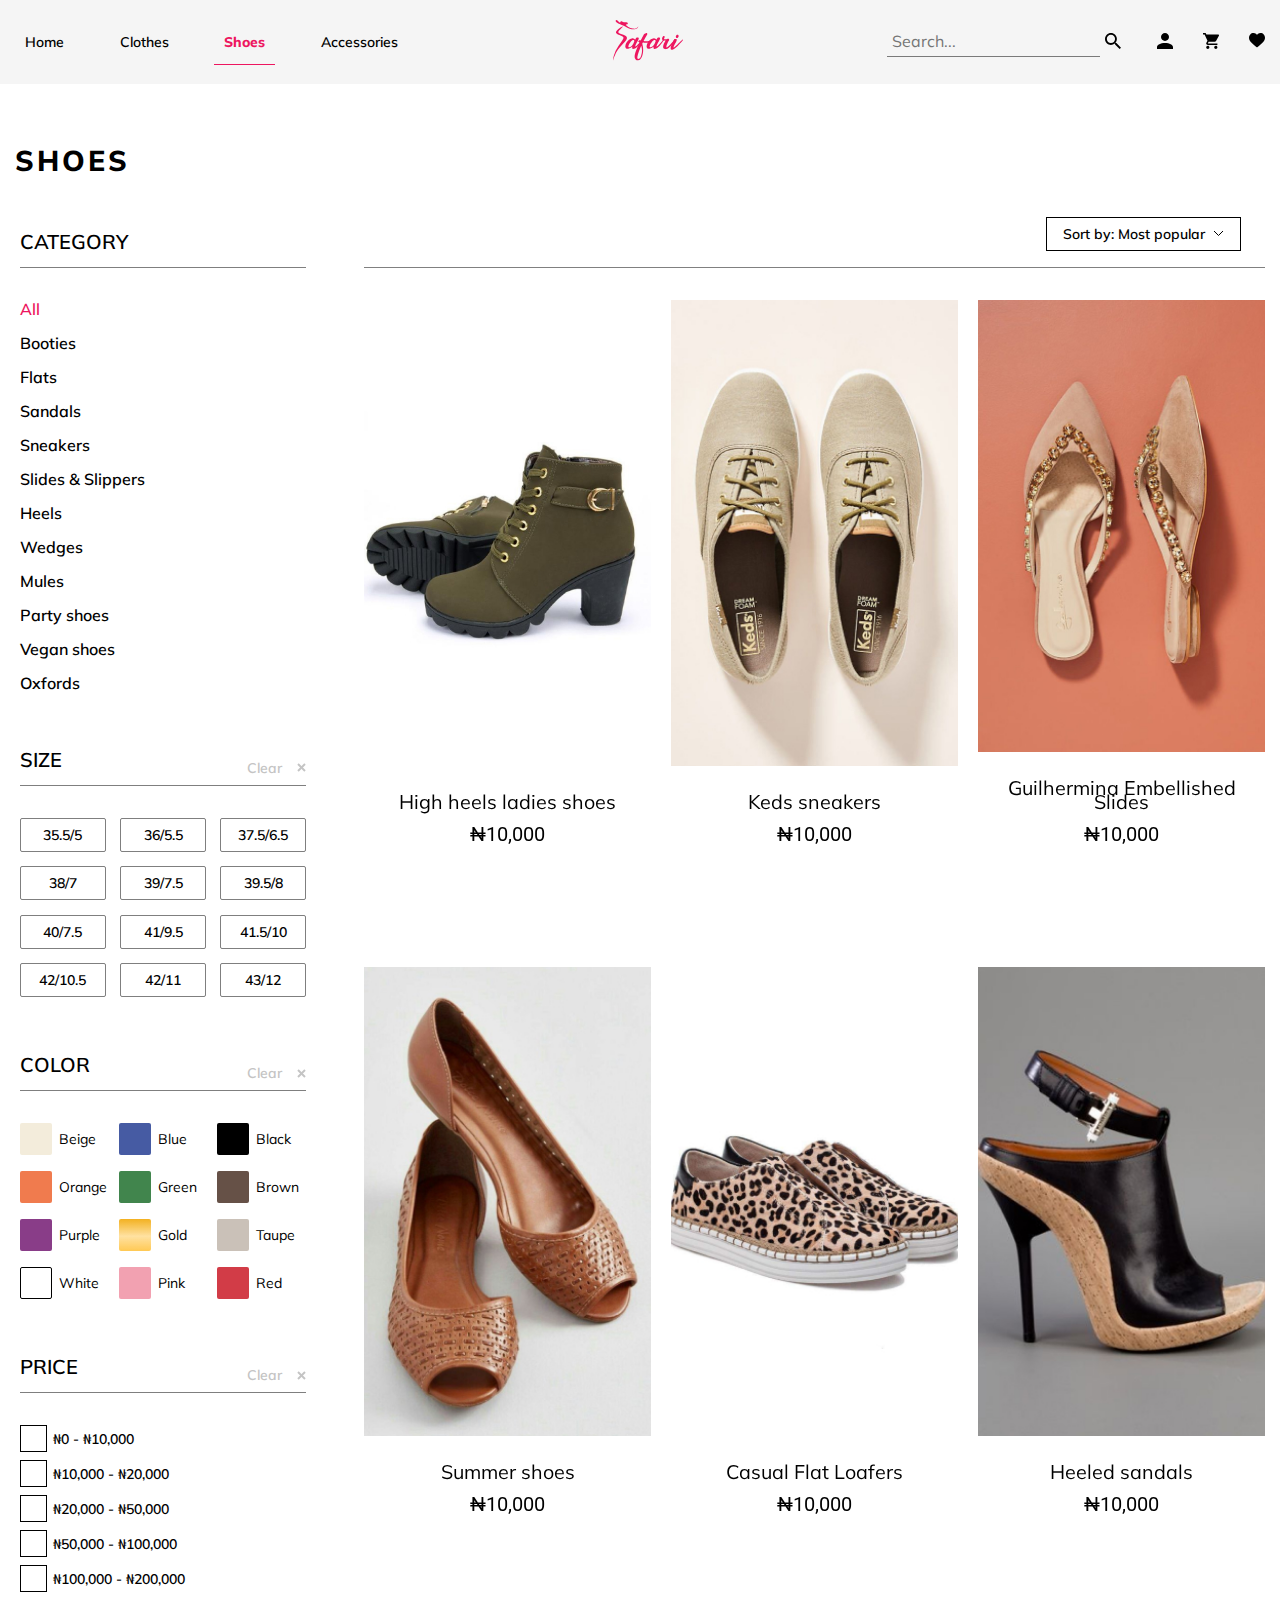
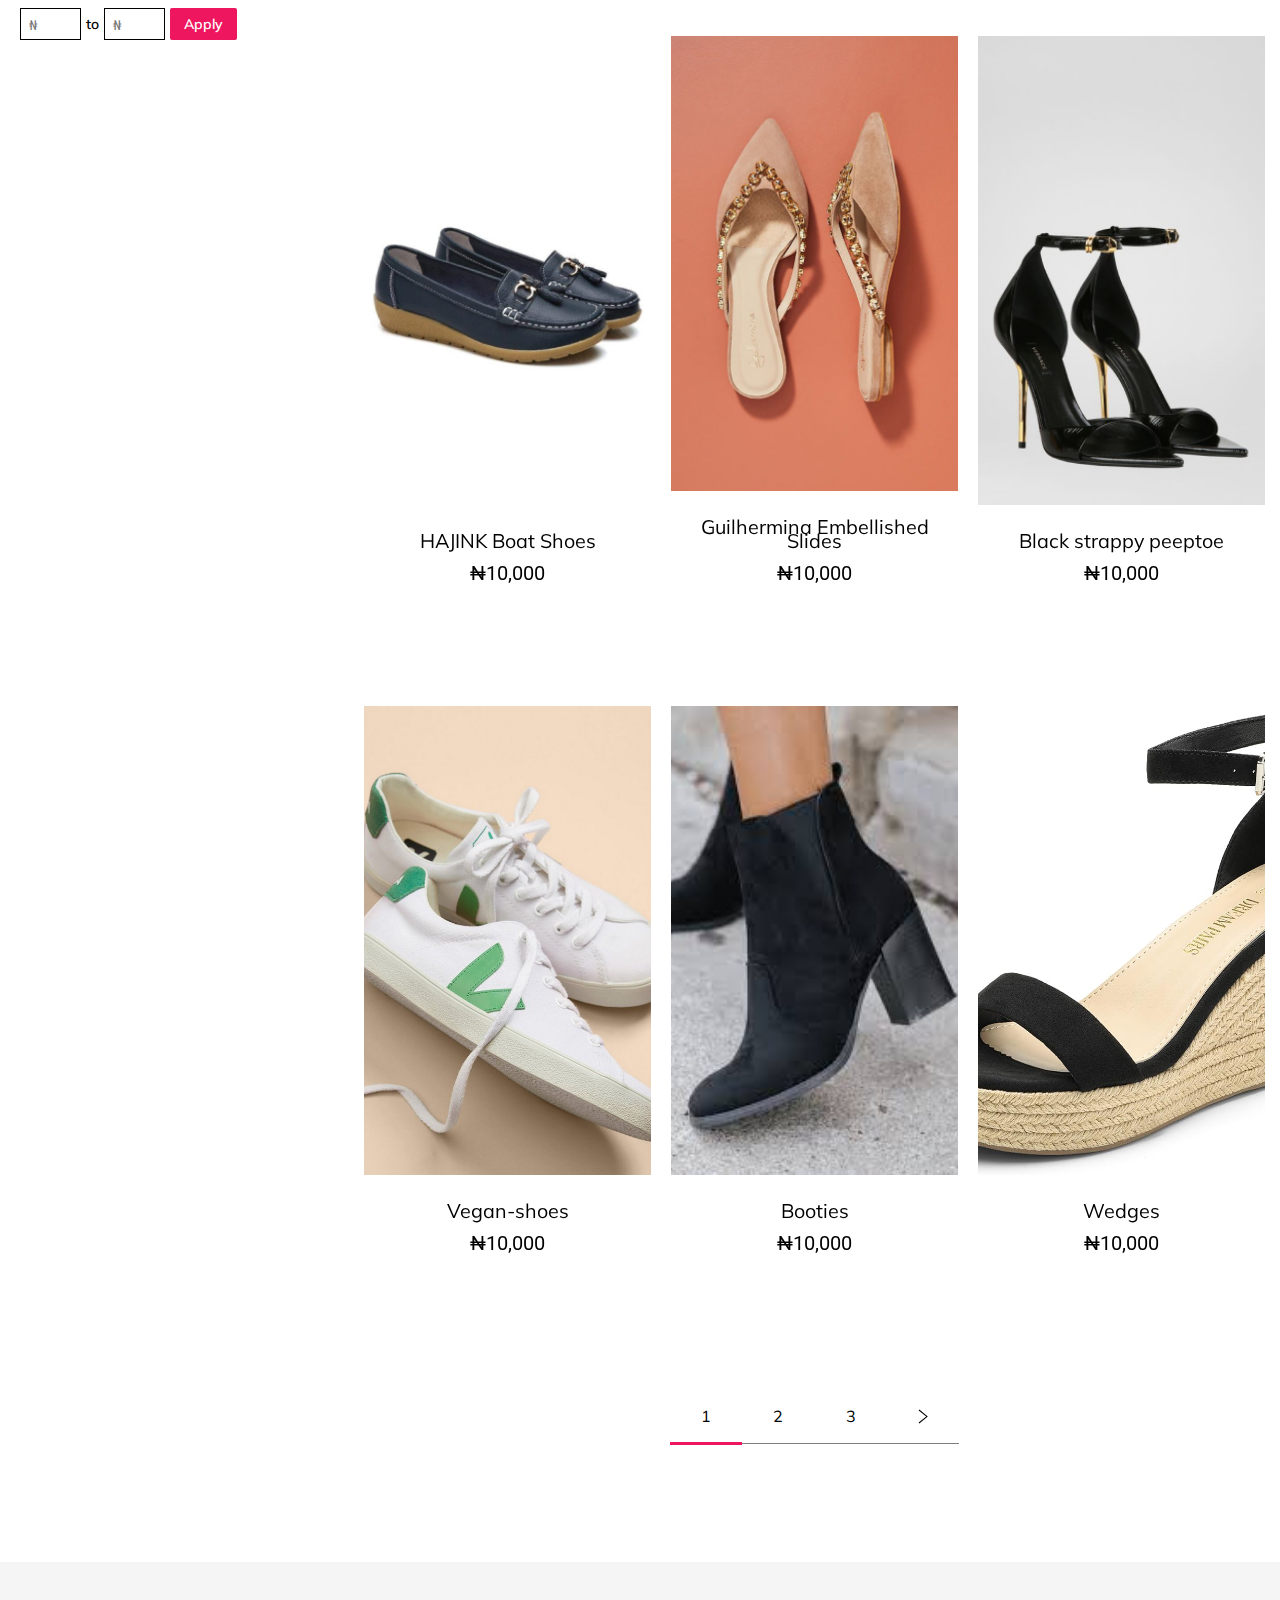
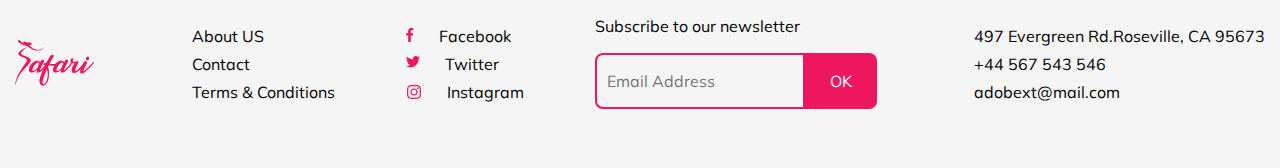
<file: shoes.html>
<!DOCTYPE html>
<html lang="en">

<head>
	<meta charset="UTF-8">
	<meta name="viewport" content="width=device-width, initial-scale=1.0">
	<meta name="description"
		content="Explore our exclusive women's fashion collection. Discover trendy clothing, shoes, accessories, and more to elevate your style. Shop the latest looks with ease and confidence!">
	<link rel="stylesheet" href="https://cdn.jsdelivr.net/npm/swiper@11/swiper-bundle.min.css">
	<link rel="stylesheet" href="css/style.css">
	<link rel="stylesheet" href="css/shoes.css">

	<link rel="shortcut icon" href="img/logo.ico" type="image/x-icon">
	<title>Shoes</title>
</head>

<body>
	<div class="wrapper">
		<div id="preloader">
			<div class="loader"></div>
		</div>
		<header class="header">
			<div class="header__container">
				<div class="header__menu menu">
					<nav class="menu__body">
						<ul class="menu__list">
							<li class="menu__item"><a class="menu__link" href="index.html">Home</a>
							</li>
							<li class="menu__item"><a class="menu__link" href="clothes.html">Clothes</a>
							</li>
							<li class="menu__item "><a class="menu__link active" href="shoes.html">Shoes</a>
							</li>
							<li class="menu__item"><a class="menu__link" href="accessories.html">Accessories</a>
							</li>
						</ul>
					</nav>
				</div>
				<a href="#" class="header__logo logo" aria-label="link to main page">
					<svg aria-label="logo picture" xmlns="http://www.w3.org/2000/svg" width="70" height="41" viewBox="0 0 70 41"
						fill="none">
						<path
							d="M9.67457 6.6074C9.09574 6.3166 5.49061 9.01453 5.18728 9.28307C3.85432 10.4616 2.04549 12.2217 3.57882 13.5658C5.13998 14.935 7.68903 15.3941 9.60222 16.4725C11.6031 17.5995 9.83597 19.7005 8.90512 20.9305C6.56478 24.0236 4.52915 27.3213 2.78989 30.5535C2.32516 31.4162 -1.01699 40.2808 0.309016 40.349C-0.470171 40.3086 2.96243 32.6267 3.27271 32.1258C5.46974 28.593 8.53501 25.2745 11.6865 22.0158C12.9597 20.6996 14.2718 19.0104 13.885 17.4451C13.4884 15.8422 10.9268 15.0115 8.78129 14.2699C5.94838 13.2903 4.39557 12.7477 5.8802 10.7287C6.20579 10.2877 9.95424 6.74654 9.67457 6.6074Z"
							fill="#ED165F" />
						<path
							d="M7.19091 2.47213C7.27022 2.43735 7.31196 2.27733 7.35649 2.1048C7.40101 1.93227 7.44832 1.74999 7.53876 1.67068C7.78504 1.45501 8.00349 1.37292 8.23307 1.36457C8.46265 1.35622 8.70476 1.42023 8.99556 1.49536C9.30446 1.57467 9.56326 1.7166 9.82902 1.85296C10.0948 1.98931 10.3689 2.12289 10.707 2.1855C11.0368 2.24672 11.3303 2.24533 11.6225 2.22864C11.9147 2.21333 12.2055 2.18272 12.5297 2.18411C13.0195 2.18689 13.5858 2.2175 14.0325 2.37891C14.4791 2.54031 14.8061 2.8339 14.8158 3.36541C14.8269 3.96928 14.4332 4.20026 13.9712 4.3714C13.5093 4.54254 12.9805 4.65107 12.7259 5.01006C12.7037 5.04067 13.3284 5.50261 13.9851 5.97569C14.6433 6.44877 15.3348 6.93437 15.4475 7.0109C16.0736 7.43249 16.7262 7.77617 17.4261 8.04193C18.1246 8.30769 18.869 8.49553 19.676 8.60545C20.4274 8.70702 21.0326 8.79607 21.8396 8.68337C22.2793 8.62215 23.0863 8.50109 23.7946 8.01271C24.1104 7.79565 24.3678 7.52989 24.5654 7.32814C25.0413 6.84115 25.2347 6.50303 25.282 6.52112C25.3376 6.54339 25.1373 7.0596 24.7741 7.56607C24.6447 7.74556 24.3706 8.1282 23.9281 8.45796C23.1197 9.05905 22.1597 9.1801 21.3693 9.27889C20.2186 9.4236 19.2586 9.32898 18.6533 9.23715C17.472 9.06044 16.3116 8.84199 13.9392 7.49093C12.4727 6.65609 11.0521 5.72106 9.49647 5.14641C8.85225 4.90848 6.90845 4.24339 5.25129 3.4002C3.59413 2.55701 2.2222 1.53572 2.72032 0.585385C3.28662 -0.495737 4.11034 0.103959 4.93962 0.910974C5.7675 1.71799 6.60234 2.72954 7.19091 2.47213Z"
							fill="#ED165F" />
						<path
							d="M24.7491 17.4812C24.9717 17.4812 25.1553 17.5271 25.2973 17.6203C25.4392 17.7135 25.5491 17.8193 25.6229 17.9361C25.6966 18.0544 25.7439 18.1783 25.762 18.3077C25.7801 18.4384 25.7829 18.547 25.7717 18.6332C25.7217 18.8684 25.6103 19.1661 25.4364 19.5265C25.2625 19.8869 25.0607 20.2834 24.8312 20.7176C24.6016 21.1517 24.3497 21.6136 24.077 22.1034C23.8043 22.5932 23.5441 23.0746 23.295 23.5449C23.0474 24.0166 22.8234 24.4758 22.6258 24.921C22.4268 25.3676 22.2849 25.7642 22.1972 26.112C22.1235 26.3973 22.1318 26.5559 22.225 26.5865C22.3183 26.6171 22.488 26.5462 22.7371 26.3722C23.1712 26.087 23.6304 25.7113 24.1132 25.2466C24.5974 24.7819 25.0774 24.2851 25.5547 23.7578C26.0319 23.2304 26.4911 22.6975 26.9308 22.1577C27.3705 21.6178 27.7615 21.128 28.1023 20.6883C28.4432 20.2487 28.7257 19.8827 28.9483 19.5905C29.1709 19.2997 29.3017 19.1411 29.3393 19.1161C29.3894 19.0785 29.4604 19.0604 29.5536 19.0604C29.6468 19.0604 29.7331 19.0827 29.8138 19.1258C29.8945 19.1689 29.9557 19.2288 30.0002 19.3025C30.0434 19.3763 30.0406 19.4695 29.9905 19.5822C29.9529 19.6559 29.836 19.8521 29.6371 20.168C29.4381 20.4838 29.1723 20.8776 28.837 21.3493C28.5017 21.821 28.1121 22.3413 27.6654 22.9118C27.2188 23.4823 26.7374 24.0653 26.224 24.6608C25.7091 25.2563 25.1665 25.8365 24.596 26.4001C24.0255 26.965 23.4481 27.4701 22.8651 27.9167C22.7663 27.9793 22.6202 28.0753 22.4282 28.2047C22.2362 28.3355 22.0094 28.4593 21.7492 28.5762C21.489 28.6945 21.2093 28.7863 20.9116 28.8559C20.6138 28.9241 20.323 28.9394 20.0378 28.9018C19.8137 28.8643 19.637 28.778 19.5076 28.6416C19.3768 28.5053 19.2878 28.3258 19.2377 28.1018C19.1876 27.8791 19.1751 27.6217 19.2001 27.3295C19.2252 27.0387 19.2753 26.7243 19.349 26.3903C19.0763 26.6756 18.741 26.9636 18.3444 27.2558C17.9479 27.548 17.5346 27.8082 17.1075 28.0378C16.6789 28.2673 16.2643 28.4593 15.8608 28.6152C15.4573 28.771 15.1136 28.8545 14.8283 28.8656C14.3817 28.8782 13.9977 28.8155 13.6749 28.6792C13.3521 28.5428 13.0891 28.3606 12.8845 28.131C12.68 27.9014 12.5311 27.644 12.4379 27.3587C12.3447 27.0735 12.2988 26.7883 12.2988 26.503C12.2988 26.1065 12.3614 25.6501 12.4852 25.1353C12.609 24.6205 12.7927 24.0876 13.0334 23.5352C13.2755 22.9842 13.5789 22.4373 13.9448 21.8975C14.3107 21.3576 14.7379 20.8553 15.2291 20.3906C15.7188 19.9259 16.267 19.5224 16.8751 19.1815C17.4831 18.8406 18.1594 18.6012 18.9038 18.4649C19.3629 18.3786 19.772 18.3536 20.131 18.3911C20.4914 18.4287 20.803 18.5122 21.0702 18.6416C21.3373 18.7724 21.5572 18.9421 21.7311 19.1536C21.905 19.3651 22.0344 19.5877 22.1221 19.8229C22.271 19.5377 22.4045 19.29 22.5228 19.0785C22.6411 18.8684 22.7371 18.707 22.8108 18.5943C23.0084 18.2478 23.2143 17.996 23.4244 17.8401C23.6345 17.6857 23.8307 17.5799 24.0102 17.5243C24.1897 17.4686 24.3456 17.4464 24.475 17.4589C24.6099 17.4742 24.7004 17.4812 24.7491 17.4812ZM16.2837 27.2864C16.4938 27.2739 16.7638 27.1904 17.0935 27.0359C17.4219 26.8815 17.7628 26.67 18.1162 26.4029C18.4696 26.1357 18.8133 25.8254 19.1487 25.472C19.484 25.1186 19.7692 24.7373 20.0044 24.3283C20.1908 23.8566 20.3912 23.3793 20.6096 22.8951C20.8267 22.4109 21.041 21.9462 21.2511 21.4995C21.3262 21.128 21.3318 20.8358 21.2692 20.6257C21.2065 20.4156 21.1175 20.2542 20.9992 20.1415C20.881 20.0302 20.7488 19.9593 20.5985 19.9272C20.4496 19.8966 20.3313 19.8813 20.2451 19.8813C20.0225 19.8688 19.7553 19.9648 19.445 20.1694C19.1347 20.3739 18.8064 20.6508 18.4585 20.9972C18.1107 21.3451 17.7642 21.7416 17.4164 22.1883C17.0685 22.6349 16.7526 23.0941 16.4674 23.5644C16.1822 24.0361 15.9401 24.498 15.7425 24.9502C15.5435 25.4024 15.4225 25.8032 15.3793 26.1496C15.3362 26.4975 15.3793 26.7757 15.5101 26.9872C15.6423 27.1987 15.8997 27.2989 16.2837 27.2864Z"
							fill="#ED165F" />
						<path
							d="M33.4008 13.0343C33.5984 13.0217 33.7695 13.0621 33.9129 13.1553C34.0548 13.2485 34.1633 13.3696 34.2385 13.5185C34.3122 13.6674 34.3442 13.8315 34.3317 14.011C34.3192 14.1905 34.2691 14.3547 34.1828 14.5036C33.6499 15.3593 33.0725 16.343 32.4519 17.452C31.8313 18.5623 31.2052 19.7492 30.5735 21.0154C31.2803 21.1142 32.0094 21.1893 32.7594 21.238C33.5094 21.2881 34.2106 21.2811 34.8618 21.2199C35.513 21.1587 36.0807 21.0251 36.5649 20.8206C37.0491 20.616 37.383 20.3085 37.5695 19.8995C37.6808 19.6643 37.8199 19.5085 37.9883 19.4347C38.1553 19.361 38.3069 19.3513 38.4447 19.4069C38.581 19.4626 38.684 19.5655 38.7522 19.7144C38.8204 19.8633 38.8176 20.0372 38.7424 20.2348C38.5184 20.7802 38.197 21.2241 37.7754 21.565C37.3538 21.9059 36.8793 22.173 36.352 22.365C35.8247 22.557 35.2597 22.6851 34.6587 22.7463C34.0576 22.8089 33.462 22.8298 32.8721 22.8117C32.2821 22.7936 31.7284 22.7505 31.2066 22.6809C30.6862 22.6127 30.2326 22.5417 29.8486 22.4666C29.7484 22.6781 29.6538 22.8854 29.5605 23.09C29.4673 23.2945 29.3713 23.5018 29.2725 23.7133C29.3964 24.185 29.5299 24.7429 29.6732 25.3872C29.8152 26.0328 29.9307 26.7396 30.0169 27.5077C30.1032 28.2771 30.1533 29.0897 30.1658 29.9454C30.1783 30.8011 30.1227 31.6763 29.9988 32.5682C29.8124 33.858 29.5647 34.9531 29.2544 35.8519C28.9442 36.7508 28.6033 37.4896 28.2318 38.0657C27.8602 38.6417 27.4748 39.0883 27.0783 39.4056C26.6817 39.7214 26.3033 39.951 25.9429 40.0943C25.5825 40.2363 25.2583 40.317 24.9661 40.3364C24.6753 40.3545 24.4485 40.3517 24.2871 40.3267C23.7904 40.253 23.3563 40.0595 22.9848 39.7507C22.6133 39.4404 22.3155 39.0438 22.0915 38.5596C21.8689 38.0754 21.7255 37.5244 21.6629 36.9038C21.6017 36.2833 21.6323 35.6265 21.7561 34.9322C21.905 34.1266 22.1402 33.2305 22.463 32.244C22.7858 31.2575 23.167 30.2251 23.6067 29.1467C24.0478 28.067 24.5223 26.9734 25.0301 25.863C25.538 24.7527 26.0528 23.6771 26.5746 22.635C26.1405 22.1508 25.7676 21.8975 25.4587 21.8725C25.2611 21.86 25.1734 21.7695 25.1985 21.6025C25.2235 21.4356 25.3098 21.2519 25.4587 21.0543C25.6076 20.8554 25.7843 20.6731 25.9888 20.5061C26.1933 20.3391 26.3701 20.2557 26.5189 20.2557C26.544 20.2557 26.6581 20.2807 26.8626 20.3294C27.0671 20.3795 27.3301 20.4352 27.6529 20.4964C28.0244 19.7645 28.382 19.0799 28.7229 18.4413C29.0638 17.8026 29.3713 17.2349 29.644 16.7382C29.9167 16.2429 30.1463 15.8268 30.3328 15.4915C30.5192 15.1562 30.6431 14.9335 30.7043 14.8222C30.8657 14.5245 31.0702 14.2671 31.3179 14.05C31.5656 13.8329 31.823 13.6534 32.0901 13.5101C32.3573 13.3682 32.6077 13.2597 32.8429 13.1845C33.078 13.1094 33.2645 13.0593 33.4008 13.0343ZM28.9163 32.1981C29.0402 30.9695 29.0346 29.823 28.8982 28.7558C28.7619 27.6886 28.5504 26.7215 28.2651 25.8533C27.7809 26.933 27.319 27.9988 26.8793 29.0535C26.4382 30.1082 26.0486 31.1128 25.7077 32.0673C25.3668 33.0218 25.0816 33.9067 24.852 34.7193C24.6224 35.5319 24.468 36.2387 24.3873 36.8398C24.3066 37.4409 24.3136 37.9182 24.4054 38.2716C24.4986 38.625 24.7004 38.8198 25.0106 38.8574C25.6924 38.9325 26.2504 38.7711 26.6845 38.3746C27.1186 37.978 27.4748 37.4465 27.7545 36.7842C28.0342 36.1205 28.2596 35.383 28.4335 34.5704C28.606 33.7579 28.7674 32.9662 28.9163 32.1981Z"
							fill="#ED165F" />
						<path
							d="M46.0515 17.4812C46.2741 17.4812 46.4578 17.5271 46.5997 17.6203C46.7416 17.7135 46.8515 17.8193 46.9253 17.9361C46.999 18.0544 47.0463 18.1783 47.0644 18.3077C47.0825 18.4384 47.0853 18.547 47.0742 18.6332C47.0241 18.8684 46.9128 19.1661 46.7388 19.5265C46.5649 19.8869 46.3632 20.2834 46.1336 20.7176C45.904 21.1517 45.6522 21.6136 45.3794 22.1034C45.1067 22.5932 44.8465 23.0746 44.5975 23.5449C44.3498 24.0166 44.1258 24.4758 43.9282 24.921C43.7292 25.3676 43.5873 25.7642 43.4997 26.112C43.4259 26.3973 43.4343 26.5559 43.5275 26.5865C43.6207 26.6171 43.7905 26.5462 44.0395 26.3722C44.4736 26.087 44.9328 25.7113 45.4156 25.2466C45.8998 24.7819 46.3799 24.2851 46.8571 23.7578C47.3344 23.2304 47.7935 22.6975 48.2332 22.1577C48.6729 21.6178 49.0639 21.128 49.4048 20.6883C49.7457 20.2487 50.0281 19.8827 50.2507 19.5905C50.4734 19.2997 50.6042 19.1411 50.6417 19.1161C50.6918 19.0785 50.7628 19.0604 50.856 19.0604C50.9492 19.0604 51.0355 19.0827 51.1162 19.1258C51.1969 19.1689 51.2581 19.2288 51.3027 19.3025C51.3458 19.3763 51.343 19.4695 51.2929 19.5822C51.2553 19.6559 51.1385 19.8521 50.9395 20.168C50.7405 20.4838 50.4748 20.8776 50.1394 21.3493C49.8041 21.821 49.4145 22.3413 48.9679 22.9118C48.5212 23.4823 48.0398 24.0653 47.5264 24.6608C47.0116 25.2563 46.4689 25.8365 45.8984 26.4001C45.328 26.965 44.7505 27.4701 44.1675 27.9167C44.0687 27.9793 43.9226 28.0753 43.7306 28.2047C43.5386 28.3355 43.3118 28.4593 43.0516 28.5762C42.7914 28.6945 42.5118 28.7863 42.214 28.8559C41.9162 28.9241 41.6254 28.9394 41.3402 28.9018C41.1162 28.8643 40.9395 28.778 40.8101 28.6416C40.6793 28.5053 40.5902 28.3258 40.5401 28.1018C40.49 27.8791 40.4775 27.6217 40.5026 27.3295C40.5276 27.0387 40.5777 26.7243 40.6514 26.3903C40.3787 26.6756 40.0434 26.9636 39.6468 27.2558C39.2503 27.548 38.837 27.8082 38.4099 28.0378C37.9813 28.2673 37.5667 28.4593 37.1632 28.6152C36.7597 28.771 36.416 28.8545 36.1308 28.8656C35.6841 28.8782 35.3001 28.8155 34.9773 28.6792C34.6545 28.5428 34.3915 28.3606 34.187 28.131C33.9824 27.9014 33.8336 27.644 33.7403 27.3587C33.6471 27.0735 33.6012 26.7883 33.6012 26.503C33.6012 26.1065 33.6638 25.6501 33.7876 25.1353C33.9115 24.6205 34.0951 24.0876 34.3359 23.5352C34.578 22.9842 34.8813 22.4373 35.2472 21.8975C35.6132 21.3576 36.0403 20.8553 36.5315 20.3906C37.0213 19.9259 37.5695 19.5224 38.1775 19.1815C38.7856 18.8406 39.4618 18.6012 40.2062 18.4649C40.6654 18.3786 41.0744 18.3536 41.4334 18.3911C41.7938 18.4287 42.1055 18.5122 42.3726 18.6416C42.6398 18.7724 42.8596 18.9421 43.0335 19.1536C43.2075 19.3651 43.3369 19.5877 43.4245 19.8229C43.5734 19.5377 43.707 19.29 43.8252 19.0785C43.9435 18.8684 44.0395 18.707 44.1133 18.5943C44.3108 18.2478 44.5168 17.996 44.7269 17.8401C44.937 17.6857 45.1332 17.5799 45.3127 17.5243C45.4921 17.4686 45.648 17.4464 45.7774 17.4589C45.9123 17.4742 46.0028 17.4812 46.0515 17.4812ZM37.5862 27.2864C37.7963 27.2739 38.0662 27.1904 38.396 27.0359C38.7243 26.8815 39.0652 26.67 39.4187 26.4029C39.7721 26.1357 40.1158 25.8254 40.4511 25.472C40.7864 25.1186 41.0716 24.7373 41.3068 24.3283C41.4932 23.8566 41.6936 23.3793 41.9121 22.8951C42.1291 22.4109 42.3434 21.9462 42.5535 21.4995C42.6286 21.128 42.6342 20.8358 42.5716 20.6257C42.509 20.4156 42.4199 20.2542 42.3016 20.1415C42.1834 20.0302 42.0512 19.9593 41.9009 19.9272C41.752 19.8966 41.6338 19.8813 41.5475 19.8813C41.3249 19.8688 41.0577 19.9648 40.7474 20.1694C40.4372 20.3739 40.1088 20.6508 39.7609 20.9972C39.4131 21.3451 39.0666 21.7416 38.7188 22.1883C38.3709 22.6349 38.0551 23.0941 37.7698 23.5644C37.4846 24.0361 37.2425 24.498 37.0449 24.9502C36.8459 25.4024 36.7249 25.8032 36.6818 26.1496C36.6386 26.4975 36.6818 26.7757 36.8126 26.9872C36.9447 27.1987 37.2021 27.2989 37.5862 27.2864Z"
							fill="#ED165F" />
						<path
							d="M50.7962 16.1232C51.0564 16.1107 51.2707 16.1663 51.4376 16.2902C51.6046 16.414 51.6881 16.6185 51.6881 16.9038C51.6881 17.0401 51.6422 17.2321 51.5489 17.4812C51.4557 17.7289 51.3597 17.9779 51.2609 18.2256C51.1246 18.5108 50.9812 18.8142 50.8324 19.137C50.9186 19.2733 51.1357 19.3387 51.4835 19.3318C51.83 19.3262 52.2279 19.2859 52.6746 19.2107C53.1212 19.1356 53.5804 19.0563 54.0507 18.9686C54.5224 18.8823 54.9245 18.8267 55.2598 18.8016C55.52 18.7891 55.719 18.842 55.8553 18.9603C55.9917 19.0785 56.0849 19.2246 56.135 19.3972C56.1851 19.5711 56.1935 19.7534 56.1628 19.9454C56.1322 20.1374 56.0724 20.296 55.9861 20.4198C55.936 20.4936 55.8122 20.7079 55.6146 21.0613C55.4157 21.4147 55.1902 21.8433 54.9356 22.3456C54.681 22.8478 54.4264 23.3849 54.1731 23.9554C53.9185 24.5259 53.7167 25.056 53.5679 25.5458C53.419 26.0356 53.348 26.4544 53.3536 26.8022C53.3592 27.1501 53.4997 27.3421 53.7724 27.3797C53.9213 27.4047 54.1759 27.2934 54.5349 27.0443C54.8953 26.7967 55.3127 26.4613 55.7913 26.0397C56.2686 25.6181 56.7737 25.1284 57.308 24.5704C57.8409 24.0125 58.3599 23.442 58.8622 22.859C59.3645 22.276 59.8236 21.6999 60.2383 21.1281C60.6543 20.5576 60.9799 20.0428 61.215 19.5836C61.2776 19.4598 61.3737 19.3763 61.5031 19.3318C61.6338 19.2886 61.7632 19.2859 61.894 19.322C62.0248 19.3582 62.1292 19.4403 62.2099 19.5641C62.2906 19.688 62.3129 19.8619 62.2753 20.0845C62.2628 20.1471 62.1612 20.335 61.9678 20.6522C61.7758 20.9681 61.5184 21.3618 61.1956 21.8335C60.8727 22.3052 60.4887 22.8284 60.0421 23.4058C59.5954 23.9832 59.1154 24.5621 58.6006 25.1451C58.0858 25.7281 57.5431 26.286 56.9726 26.8189C56.4022 27.3518 55.8247 27.8082 55.2417 28.1867C54.6587 28.5651 54.0785 28.8434 53.5025 29.0243C52.925 29.2038 52.3699 29.2316 51.837 29.1078C51.3277 28.984 50.9409 28.7794 50.6737 28.4942C50.4066 28.2089 50.2368 27.868 50.1617 27.4715C50.088 27.0749 50.088 26.6408 50.1617 26.1691C50.2355 25.6975 50.3509 25.2272 50.5054 24.7555C50.6598 24.2838 50.8435 23.8218 51.0536 23.3696C51.2637 22.9174 51.4696 22.5111 51.6672 22.1508C51.8648 21.7918 52.0359 21.4968 52.1792 21.2672C52.3212 21.0376 52.4116 20.8985 52.4492 20.8484C52.5855 20.6745 52.6008 20.5451 52.4951 20.4574C52.3893 20.3711 52.2502 20.3586 52.0763 20.4198C51.8898 20.4936 51.6324 20.5562 51.304 20.6063C50.9757 20.6564 50.6459 20.6369 50.3175 20.5506C49.9892 20.4644 49.6998 20.2779 49.4521 19.9927C49.2044 19.7074 49.0736 19.2678 49.0611 18.6722C49.0486 18.4858 49.0764 18.2506 49.1446 17.9654C49.2128 17.6802 49.3213 17.4047 49.4702 17.1375C49.6191 16.8704 49.8013 16.638 50.0184 16.4404C50.241 16.2415 50.4984 16.1357 50.7962 16.1232Z"
							fill="#ED165F" />
						<path
							d="M62.7957 18.913C63.0197 18.9255 63.2047 18.9756 63.3536 19.0618C63.5025 19.1481 63.6138 19.2538 63.689 19.3777C63.7627 19.5015 63.81 19.6281 63.8281 19.7589C63.8462 19.8897 63.8504 19.9983 63.8378 20.0845C63.7641 20.4198 63.5776 20.8693 63.2799 21.4328C62.9821 21.9977 62.6537 22.5988 62.2934 23.2374C61.933 23.8761 61.5893 24.5245 61.2609 25.1812C60.9326 25.8394 60.7002 26.4279 60.5639 26.9483C60.4887 27.2336 60.5291 27.3824 60.6849 27.395C60.8394 27.4075 61.0411 27.3324 61.2902 27.1723C61.7118 26.8871 62.2015 26.5059 62.7595 26.0286C63.3174 25.5514 63.8879 25.0365 64.4709 24.4841C65.0539 23.9331 65.6272 23.3766 66.1921 22.8186C66.757 22.2607 67.2621 21.7486 67.7087 21.2839C68.1554 20.8192 68.5241 20.4352 68.8163 20.1304C69.1071 19.8271 69.2727 19.6629 69.3088 19.6379C69.3589 19.6003 69.4299 19.5822 69.5231 19.5822C69.6163 19.5822 69.7026 19.6045 69.7833 19.6476C69.864 19.6908 69.9252 19.7506 69.9698 19.8243C70.0129 19.8995 70.0101 19.9913 69.96 20.104C69.9224 20.1777 69.768 20.3809 69.4953 20.7093C69.2226 21.0376 68.8692 21.4481 68.435 21.9379C68.0009 22.4276 67.4986 22.9731 66.9281 23.5756C66.3577 24.1766 65.7621 24.7819 65.1416 25.39C64.521 25.998 63.8879 26.5893 63.2437 27.1668C62.5981 27.7442 61.9845 28.2549 61.4015 28.7015C61.3152 28.7641 61.1719 28.8601 60.9729 28.9895C60.774 29.1203 60.5485 29.2441 60.2939 29.361C60.0393 29.4793 59.7638 29.5753 59.466 29.649C59.1683 29.7228 58.8705 29.7423 58.5728 29.7047C58.1136 29.6421 57.8311 29.3916 57.7268 28.9506C57.621 28.5109 57.6308 27.971 57.7546 27.3324C57.8784 26.6937 58.0858 25.9966 58.378 25.2397C58.6688 24.4828 58.9763 23.7578 59.2991 23.0635C59.6219 22.3692 59.928 21.7486 60.2202 21.2032C60.511 20.6578 60.7253 20.2668 60.8616 20.0316C61.0606 19.6963 61.2651 19.4486 61.4752 19.2872C61.6853 19.1258 61.8815 19.0173 62.061 18.9617C62.2405 18.906 62.3963 18.8837 62.5257 18.8963C62.6565 18.9074 62.747 18.913 62.7957 18.913ZM63.0378 15.7879C63.1491 15.5638 63.2827 15.3718 63.4371 15.2104C63.5916 15.049 63.7557 14.9252 63.9297 14.8389C64.1036 14.7527 64.2831 14.7026 64.4695 14.69C64.656 14.6775 64.8285 14.7081 64.9899 14.7833C65.1513 14.8695 65.2849 14.9906 65.3906 15.1464C65.4964 15.3023 65.5674 15.4748 65.6049 15.6668C65.6425 15.8588 65.6453 16.0675 65.6147 16.2902C65.584 16.5142 65.5117 16.7368 65.4004 16.9594C65.2891 17.1834 65.1555 17.3755 65.001 17.5369C64.8452 17.6983 64.681 17.8221 64.5085 17.9084C64.3346 17.9946 64.1551 18.0447 63.9686 18.0572C63.7822 18.0698 63.6083 18.0392 63.4482 17.964C63.1254 17.8026 62.9237 17.5118 62.843 17.0888C62.7623 16.6686 62.8277 16.2345 63.0378 15.7879Z"
							fill="#ED165F" />
					</svg>
				</a>
				<div class="header__search search">
					<input id="searchInput" placeholder="Search..." type="search">
					<button class="search__btn" type="button" aria-label="Search button">
						<svg id="searchIcon" xmlns="http://www.w3.org/2000/svg" width="16" height="16" viewBox="0 0 16 16"
							fill="none">
							<path
								d="M5.94286 0C7.519 0 9.03059 0.62612 10.1451 1.74062C11.2596 2.85512 11.8857 4.36671 11.8857 5.94286C11.8857 7.41486 11.3463 8.768 10.4594 9.81029L10.7063 10.0571H11.4286L16 14.6286L14.6286 16L10.0571 11.4286V10.7063L9.81029 10.4594C8.73193 11.3799 7.36065 11.8856 5.94286 11.8857C4.36671 11.8857 2.85512 11.2596 1.74062 10.1451C0.62612 9.03059 0 7.519 0 5.94286C0 4.36671 0.62612 2.85512 1.74062 1.74062C2.85512 0.62612 4.36671 0 5.94286 0ZM5.94286 1.82857C3.65714 1.82857 1.82857 3.65714 1.82857 5.94286C1.82857 8.22857 3.65714 10.0571 5.94286 10.0571C8.22857 10.0571 10.0571 8.22857 10.0571 5.94286C10.0571 3.65714 8.22857 1.82857 5.94286 1.82857Z"
								fill="black" />
						</svg>
					</button>
				</div>
				<div class="header__action action-header" data-da=".menu__list,5,540">
					<a href="#" class="action-header__link"><svg aria-label="link to user profile" xmlns="http://www.w3.org/2000/svg" width="16" height="16"
							viewBox="0 0 16 16" fill="none">
							<path
								d="M8 0C9.06087 0 10.0783 0.421427 10.8284 1.17157C11.5786 1.92172 12 2.93913 12 4C12 5.06087 11.5786 6.07828 10.8284 6.82843C10.0783 7.57857 9.06087 8 8 8C6.93913 8 5.92172 7.57857 5.17157 6.82843C4.42143 6.07828 4 5.06087 4 4C4 2.93913 4.42143 1.92172 5.17157 1.17157C5.92172 0.421427 6.93913 0 8 0ZM8 10C12.42 10 16 11.79 16 14V16H0V14C0 11.79 3.58 10 8 10Z"
								fill="black" />
						</svg></a>
					<a href="#" class="action-header__link"><svg aria-label="add to cart" xmlns="http://www.w3.org/2000/svg" width="16" height="16"
							viewBox="0 0 16 16" fill="none">
							<path
								d="M12.8 12.8C11.912 12.8 11.2 13.512 11.2 14.4C11.2 14.8243 11.3686 15.2313 11.6686 15.5314C11.9687 15.8314 12.3757 16 12.8 16C13.2243 16 13.6313 15.8314 13.9314 15.5314C14.2314 15.2313 14.4 14.8243 14.4 14.4C14.4 13.9757 14.2314 13.5687 13.9314 13.2686C13.6313 12.9686 13.2243 12.8 12.8 12.8ZM0 0V1.6H1.6L4.48 7.672L3.392 9.632C3.272 9.856 3.2 10.12 3.2 10.4C3.2 10.8243 3.36857 11.2313 3.66863 11.5314C3.96869 11.8314 4.37565 12 4.8 12H14.4V10.4H5.136C5.08296 10.4 5.03209 10.3789 4.99458 10.3414C4.95707 10.3039 4.936 10.253 4.936 10.2C4.936 10.16 4.944 10.128 4.96 10.104L5.68 8.8H11.64C12.24 8.8 12.768 8.464 13.04 7.976L15.904 2.8C15.96 2.672 16 2.536 16 2.4C16 2.18783 15.9157 1.98434 15.7657 1.83431C15.6157 1.68429 15.4122 1.6 15.2 1.6H3.368L2.616 0H0ZM4.8 12.8C3.912 12.8 3.2 13.512 3.2 14.4C3.2 14.8243 3.36857 15.2313 3.66863 15.5314C3.96869 15.8314 4.37565 16 4.8 16C5.22435 16 5.63131 15.8314 5.93137 15.5314C6.23143 15.2313 6.4 14.8243 6.4 14.4C6.4 13.9757 6.23143 13.5687 5.93137 13.2686C5.63131 12.9686 5.22435 12.8 4.8 12.8Z"
								fill="black" />
						</svg></a>
					<a href="#" class="action-header__link"><svg aria-label="add to favourite" xmlns="http://www.w3.org/2000/svg" width="16" height="15"
							viewBox="0 0 16 15" fill="none">
							<path
								d="M14.7307 1.39307C13.9025 0.494751 12.766 0 11.5304 0C10.6068 0 9.76099 0.291992 9.01636 0.867798C8.64062 1.15845 8.30017 1.51404 8 1.92908C7.69995 1.51416 7.35938 1.15845 6.98352 0.867798C6.23901 0.291992 5.39319 0 4.4696 0C3.23401 0 2.09741 0.494751 1.26917 1.39307C0.450806 2.28088 0 3.49377 0 4.80847C0 6.16162 0.504272 7.40027 1.58691 8.70667C2.55542 9.87524 3.94739 11.0615 5.55933 12.4352C6.10974 12.9043 6.73364 13.436 7.38147 14.0024C7.55261 14.1523 7.77222 14.2349 8 14.2349C8.22766 14.2349 8.44739 14.1523 8.61829 14.0027C9.26611 13.4362 9.89038 12.9042 10.441 12.4348C12.0527 11.0614 13.4447 9.87524 14.4132 8.70654C15.4958 7.40027 16 6.16162 16 4.80835C16 3.49377 15.5492 2.28088 14.7307 1.39307Z"
								fill="black" />
						</svg></a>
				</div>
				<button aria-label="Burger menu button" class="icon-menu" id="menu02">
					<span></span>
					<span></span>
					<span></span>
				</button>
			</div>
		</header>
		<main class="page">
			<section class="category">
				<div class="category__container">
					<h2 class="category__title title-category">Shoes</h2>
					<div class="category__wrap">
						<aside class="category__sidebar sidebar">
							<button aria-label="Sidebar close button" class="sidebar__close-btn" onclick="toggleSidebar()"><img
									src="img/close.svg" alt="close"></button>
							<div class="sidebar__item item-sidebar">
								<div class="item-sidebar__top">
									<h3 class="item-sidebar__subtitle">Category</h3>
								</div>
								<ul class="item-sidebar__list">
									<li class="item-sidebar__item">
										<a class="item-sidebar__link active" href="#" data-category="all">All</a>
									</li>
									<li class="item-sidebar__item">
										<a class="item-sidebar__link" href="#" data-category="booties">Booties</a>
									</li>
									<li class="item-sidebar__item">
										<a class="item-sidebar__link" href="#" data-category="flats">Flats</a>
									</li>
									<li class="item-sidebar__item">
										<a class="item-sidebar__link" href="#" data-category="sandals">Sandals</a>
									</li>
									<li class="item-sidebar__item">
										<a class="item-sidebar__link" href="#" data-category="sneakers">Sneakers</a>
									</li>
									<li class="item-sidebar__item">
										<a class="item-sidebar__link" href="#" data-category="slippers">Slides & Slippers</a>
									</li>
									<li class="item-sidebar__item">
										<a class="item-sidebar__link" href="#" data-category="heels">Heels</a>
									</li>
									<li class="item-sidebar__item">
										<a class="item-sidebar__link" href="#" data-category="wedges">Wedges</a>
									</li>
									<li class="item-sidebar__item">
										<a class="item-sidebar__link" href="#" data-category="mules">Mules</a>
									</li>
									<li class="item-sidebar__item">
										<a class="item-sidebar__link" href="#" data-category="party-shoes">Party shoes</a>
									</li>
									<li class="item-sidebar__item">
										<a class="item-sidebar__link" href="#" data-category="vegan-shoes">Vegan shoes</a>
									</li>
									<li class="item-sidebar__item">
										<a class="item-sidebar__link" href="#" data-category="oxfords">Oxfords</a>
									</li>
								</ul>

							</div>
							<div class="sidebar__item item-sidebar">
								<div class="item-sidebar__top">
									<h3 class="item-sidebar__subtitle">Size</h3>
									<button class="item-sidebar__clear-btn" hidden><span>Clear</span><svg
											xmlns="http://www.w3.org/2000/svg" width="9" height="9" viewBox="0 0 9 9" fill="none">
											<path fill-rule="evenodd" clip-rule="evenodd"
												d="M0.292847 7.29289L7.29285 0.292892L8.70706 1.70711L1.70706 8.70711L0.292847 7.29289Z"
												fill="#C4C4C4" />
											<path fill-rule="evenodd" clip-rule="evenodd"
												d="M7.29285 8.70711L0.292846 1.70711L1.70706 0.292894L8.70706 7.29289L7.29285 8.70711Z"
												fill="#C4C4C4" />
										</svg>
									</button>
								</div>
								<div class="item-sidebar__size size size--shoes">
									<button class="size__item" data-size="35.5/5">35.5/5</button>
									<button class="size__item" data-size="36/5.5">36/5.5</button>
									<button class="size__item" data-size="37.5/6.5">37.5/6.5</button>
									<button class="size__item" data-size="38/7">38/7</button>
									<button class="size__item" data-size="39/7.5">39/7.5</button>
									<button class="size__item" data-size="39.5/8">39.5/8</button>
									<button class="size__item" data-size="40/7.5">40/7.5</button>
									<button class="size__item" data-size="41/9.5">41/9.5</button>
									<button class="size__item" data-size="41.5/10">41.5/10</button>
									<button class="size__item" data-size="42/10.5">42/10.5</button>
									<button class="size__item" data-size="42/11">42/11</button>
									<button class="size__item" data-size="43/12">43/12</button>
								</div>
							</div>
							<div class="sidebar__item item-sidebar">
								<div class="item-sidebar__top">
									<h3 class="item-sidebar__subtitle">Color</h3>
									<button class="item-sidebar__clear-btn item-sidebar__clear-btn--color"
										hidden><span>Clear</span><svg xmlns="http://www.w3.org/2000/svg" width="9" height="9"
											viewBox="0 0 9 9" fill="none">
											<path fill-rule="evenodd" clip-rule="evenodd"
												d="M0.292847 7.29289L7.29285 0.292892L8.70706 1.70711L1.70706 8.70711L0.292847 7.29289Z"
												fill="#C4C4C4" />
											<path fill-rule="evenodd" clip-rule="evenodd"
												d="M7.29285 8.70711L0.292846 1.70711L1.70706 0.292894L8.70706 7.29289L7.29285 8.70711Z"
												fill="#C4C4C4" />
										</svg>
									</button>
								</div>
								<div class="item-sidebar__color color">
									<button class="color__item" aria-label="Beige" data-color="Beige"><span class="color__color"
											style="background-color: #F3ECDB;"></span><span
											class="color__name">Beige</span></button>
									<button class="color__item" aria-label="Blue" data-color="Blue"><span class="color__color"
											style="background-color: #465BA3;"></span><span
											class="color__name">Blue</span></button>
									<button class="color__item" aria-label="Black" data-color="Black"><span class="color__color"
											style="background-color: #000;"></span><span class="color__name">Black</span></button>
									<button class="color__item" aria-label="Orange" data-color="Orange"><span
											class="color__color" style="background-color: #F07B4E;"></span><span
											class="color__name">Orange</span></button>
									<button class="color__item" aria-label="Green" data-color="Green"><span class="color__color"
											style="background-color: #41854D;"></span><span
											class="color__name">Green</span></button>
									<button class="color__item" aria-label="Brown" data-color="Brown"><span class="color__color"
											style="background-color: #665147;"></span><span
											class="color__name">Brown</span></button>
									<button class="color__item" aria-label="Purple" data-color="Purple"><span
											class="color__color" style="background-color: #893D88;"></span><span
											class="color__name">Purple</span></button>
									<button class="color__item" aria-label="Gold" data-color="Gold"><span class="color__color"
											style="background: linear-gradient(180deg, #F3B121 0%, rgba(255, 203, 90, 0.57) 53.65%, #FFC954 100%);"></span><span
											class="color__name">Gold</span></button>
									<button class="color__item" aria-label="Taupe" data-color="Taupe"><span class="color__color"
											style="background-color: #CAC1B8;"></span><span
											class="color__name">Taupe</span></button>
									<button class="color__item" aria-label="White" data-color="White"><span class="color__color"
											style="background-color: #fff; border: 0.5px solid #000;"></span><span
											class="color__name">White</span>
									</button>
									<button class="color__item" aria-label="Pink" data-color="Pink"><span class="color__color"
											style="background-color: #f2A1B1;"></span><span
											class="color__name">Pink</span></button>
									<button class="color__item" aria-label="Red" data-color="Red"><span class="color__color"
											style="background-color: #D23C47;"></span><span class="color__name">Red</span>
									</button>
								</div>
							</div>
							<div class="sidebar__item item-sidebar">
								<div class="item-sidebar__top">
									<h3 class="item-sidebar__subtitle">Price</h3>
									<button class="item-sidebar__clear-btn item-sidebar__clear-btn--price"><span>Clear</span><svg
											xmlns="http://www.w3.org/2000/svg" width="9" height="9" viewBox="0 0 9 9" fill="none">
											<path fill-rule="evenodd" clip-rule="evenodd"
												d="M0.292847 7.29289L7.29285 0.292892L8.70706 1.70711L1.70706 8.70711L0.292847 7.29289Z"
												fill="#C4C4C4" />
											<path fill-rule="evenodd" clip-rule="evenodd"
												d="M7.29285 8.70711L0.292846 1.70711L1.70706 0.292894L8.70706 7.29289L7.29285 8.70711Z"
												fill="#C4C4C4" />
										</svg>
									</button>
								</div>
								<form action="#" class="item-sidebar__price price">
									<label class="price__checkbox checkbox">
										<input type="checkbox" name="price" value="0-10000">
										<span class="checkbox__box"></span>
										₦0 - ₦10,000
									</label>
									<label class="price__checkbox checkbox">
										<input type="checkbox" name="price" value="10000-20000">
										<span class="checkbox__box"></span>
										₦10,000 - ₦20,000
									</label>
									<label class="price__checkbox checkbox">
										<input type="checkbox" name="price" value="20000-50000">
										<span class="checkbox__box"></span>
										₦20,000 - ₦50,000
									</label>
									<label class="price__checkbox checkbox">
										<input type="checkbox" name="price" value="100000-200000">
										<span class="checkbox__box"></span>
										₦50,000 - ₦100,000
									</label>
									<label class="price__checkbox checkbox">
										<input type="checkbox" name="price" value="50000-100000">
										<span class="checkbox__box"></span>
										₦100,000 - ₦200,000
									</label>
								</form>

								<form action="#" class="item-sidebar__custom-range custom-range">
									<input type="number" id="min-price" placeholder="₦">
									<span>to</span>
									<input type="number" id="max-price" placeholder="₦">
									<button class="custom-range__button">Apply</button>
								</form>
							</div>
						</aside>
						<div class="collection collection--category">
							<div class="collection__block">
								<button aria-label="Sidebar open button" class="filter-icon" onclick="toggleSidebar()"><img
										src="img/filter.svg" alt="icon"></button>
								<div class="collection__select custom-select">
									<div class="custom-select__trigger">
										<span>Sort by: Most popular</span><svg xmlns="http://www.w3.org/2000/svg" width="11"
											height="7" viewBox="0 0 11 7" fill="none">
											<path d="M10 1L5.5 5.5L1 0.999999" stroke="black" />
										</svg>
									</div>
									<ul class="custom-select__options">
										<li class="custom-select__option" data-value="1">Most popular</li>
										<li class="custom-select__option" data-value="2"> Best Selling</li>
										<li class="custom-select__option" data-value="3"> Price: High to Low</li>
										<li class="custom-select__option" data-value="4">Price: Low to High</li>
									</ul>
								</div>
								<div class="collection__wrap collection__wrap--category">
									<article class="collection__item item-collection" data-category="heels">
										<a href="#" class="item-collection__image">
											<img src="img/collection-9.jpg" alt="heels">
										</a>
										<a href="#" class="item-collection__title">
											<h3>High heels ladies shoes</h3>

										</a> <span>₦10,000</span>
										<div class="item-collection__add-block add-block">
											<button class="add-block__favourite" type="button" aria-label="Add to favourite"><svg
													width="16" height="15" fill="none" xmlns="http://www.w3.org/2000/svg"
													viewBox="0 0 16 15">
													<path
														d="M8 13.5s-5.5-4-5.5-8c0-2.07 1.57-3.5 3.5-3.5 1.4 0 2.63.83 3 1.64.37-.81 1.6-1.64 3-1.64 1.93 0 3.5 1.43 3.5 3.5 0 4-5.5 8-5.5 8z"
														fill="none" stroke="#ed165f" stroke-width="1.5" stroke-linecap="round"
														stroke-linejoin="round" />
												</svg>

											</button>
											<button class="add-block__cart" type="button" aria-label="Add to cart"><span>Add to
													cart</span>
												<svg xmlns="http://www.w3.org/2000/svg" width="14" height="14" viewBox="0 0 14 14"
													fill="none">
													<path
														d="M10.6667 10.6667C9.92667 10.6667 9.33333 11.26 9.33333 12C9.33333 12.3536 9.47381 12.6928 9.72386 12.9428C9.97391 13.1929 10.313 13.3333 10.6667 13.3333C11.0203 13.3333 11.3594 13.1929 11.6095 12.9428C11.8595 12.6928 12 12.3536 12 12C12 11.6464 11.8595 11.3072 11.6095 11.0572C11.3594 10.8071 11.0203 10.6667 10.6667 10.6667ZM0 0V1.33333H1.33333L3.73333 6.39333L2.82667 8.02667C2.72667 8.21333 2.66667 8.43333 2.66667 8.66667C2.66667 9.02029 2.80714 9.35943 3.05719 9.60948C3.30724 9.85952 3.64638 10 4 10H12V8.66667H4.28C4.2358 8.66667 4.1934 8.64911 4.16215 8.61785C4.13089 8.5866 4.11333 8.5442 4.11333 8.5C4.11333 8.46667 4.12 8.44 4.13333 8.42L4.73333 7.33333H9.7C10.2 7.33333 10.64 7.05333 10.8667 6.64667L13.2533 2.33333C13.3 2.22667 13.3333 2.11333 13.3333 2C13.3333 1.82319 13.2631 1.65362 13.1381 1.5286C13.013 1.40357 12.8435 1.33333 12.6667 1.33333H2.80667L2.18 0H0ZM4 10.6667C3.26 10.6667 2.66667 11.26 2.66667 12C2.66667 12.3536 2.80714 12.6928 3.05719 12.9428C3.30724 13.1929 3.64638 13.3333 4 13.3333C4.35362 13.3333 4.69276 13.1929 4.94281 12.9428C5.19286 12.6928 5.33333 12.3536 5.33333 12C5.33333 11.6464 5.19286 11.3072 4.94281 11.0572C4.69276 10.8071 4.35362 10.6667 4 10.6667Z"
														fill="#ED165F" />
													<path d="M7.5 2.66675V5.66675M6 4.16675H9" stroke="white" stroke-width="0.5" />
												</svg></button>
										</div>
									</article>
									<article class="collection__item item-collection" data-category="sneakers">
										<a href="#" class="item-collection__image">
											<img src="img/shoes-2.jpg" alt="sneakers">
										</a>
										<a href="#" class="item-collection__title">
											<h3>Keds sneakers</h3>

										</a> <span>₦10,000</span>
										<div class="item-collection__add-block add-block">
											<button class="add-block__favourite" type="button" aria-label="Add to favourite"><svg
													width="16" height="15" fill="none" xmlns="http://www.w3.org/2000/svg"
													viewBox="0 0 16 15">
													<path
														d="M8 13.5s-5.5-4-5.5-8c0-2.07 1.57-3.5 3.5-3.5 1.4 0 2.63.83 3 1.64.37-.81 1.6-1.64 3-1.64 1.93 0 3.5 1.43 3.5 3.5 0 4-5.5 8-5.5 8z"
														fill="none" stroke="#ed165f" stroke-width="1.5" stroke-linecap="round"
														stroke-linejoin="round" />
												</svg>

											</button>
											<button class="add-block__cart" type="button" aria-label="Add to cart"><span>Add to
													cart</span>
												<svg xmlns="http://www.w3.org/2000/svg" width="14" height="14" viewBox="0 0 14 14"
													fill="none">
													<path
														d="M10.6667 10.6667C9.92667 10.6667 9.33333 11.26 9.33333 12C9.33333 12.3536 9.47381 12.6928 9.72386 12.9428C9.97391 13.1929 10.313 13.3333 10.6667 13.3333C11.0203 13.3333 11.3594 13.1929 11.6095 12.9428C11.8595 12.6928 12 12.3536 12 12C12 11.6464 11.8595 11.3072 11.6095 11.0572C11.3594 10.8071 11.0203 10.6667 10.6667 10.6667ZM0 0V1.33333H1.33333L3.73333 6.39333L2.82667 8.02667C2.72667 8.21333 2.66667 8.43333 2.66667 8.66667C2.66667 9.02029 2.80714 9.35943 3.05719 9.60948C3.30724 9.85952 3.64638 10 4 10H12V8.66667H4.28C4.2358 8.66667 4.1934 8.64911 4.16215 8.61785C4.13089 8.5866 4.11333 8.5442 4.11333 8.5C4.11333 8.46667 4.12 8.44 4.13333 8.42L4.73333 7.33333H9.7C10.2 7.33333 10.64 7.05333 10.8667 6.64667L13.2533 2.33333C13.3 2.22667 13.3333 2.11333 13.3333 2C13.3333 1.82319 13.2631 1.65362 13.1381 1.5286C13.013 1.40357 12.8435 1.33333 12.6667 1.33333H2.80667L2.18 0H0ZM4 10.6667C3.26 10.6667 2.66667 11.26 2.66667 12C2.66667 12.3536 2.80714 12.6928 3.05719 12.9428C3.30724 13.1929 3.64638 13.3333 4 13.3333C4.35362 13.3333 4.69276 13.1929 4.94281 12.9428C5.19286 12.6928 5.33333 12.3536 5.33333 12C5.33333 11.6464 5.19286 11.3072 4.94281 11.0572C4.69276 10.8071 4.35362 10.6667 4 10.6667Z"
														fill="#ED165F" />
													<path d="M7.5 2.66675V5.66675M6 4.16675H9" stroke="white" stroke-width="0.5" />
												</svg></button>
										</div>
									</article>
									<article class="collection__item item-collection" data-category="slippers">
										<a href="#" class="item-collection__image">
											<img src="img/shoes-3.jpg" alt="shoes">
										</a>
										<a href="#" class="item-collection__title">
											<h3>Guilhermina Embellished Slides</h3>

										</a> <span>₦10,000</span>
										<div class="item-collection__add-block add-block">
											<button class="add-block__favourite" type="button" aria-label="Add to favourite"><svg
													width="16" height="15" fill="none" xmlns="http://www.w3.org/2000/svg"
													viewBox="0 0 16 15">
													<path
														d="M8 13.5s-5.5-4-5.5-8c0-2.07 1.57-3.5 3.5-3.5 1.4 0 2.63.83 3 1.64.37-.81 1.6-1.64 3-1.64 1.93 0 3.5 1.43 3.5 3.5 0 4-5.5 8-5.5 8z"
														fill="none" stroke="#ed165f" stroke-width="1.5" stroke-linecap="round"
														stroke-linejoin="round" />
												</svg>

											</button>
											<button class="add-block__cart" type="button" aria-label="Add to cart"><span>Add to
													cart</span>
												<svg xmlns="http://www.w3.org/2000/svg" width="14" height="14" viewBox="0 0 14 14"
													fill="none">
													<path
														d="M10.6667 10.6667C9.92667 10.6667 9.33333 11.26 9.33333 12C9.33333 12.3536 9.47381 12.6928 9.72386 12.9428C9.97391 13.1929 10.313 13.3333 10.6667 13.3333C11.0203 13.3333 11.3594 13.1929 11.6095 12.9428C11.8595 12.6928 12 12.3536 12 12C12 11.6464 11.8595 11.3072 11.6095 11.0572C11.3594 10.8071 11.0203 10.6667 10.6667 10.6667ZM0 0V1.33333H1.33333L3.73333 6.39333L2.82667 8.02667C2.72667 8.21333 2.66667 8.43333 2.66667 8.66667C2.66667 9.02029 2.80714 9.35943 3.05719 9.60948C3.30724 9.85952 3.64638 10 4 10H12V8.66667H4.28C4.2358 8.66667 4.1934 8.64911 4.16215 8.61785C4.13089 8.5866 4.11333 8.5442 4.11333 8.5C4.11333 8.46667 4.12 8.44 4.13333 8.42L4.73333 7.33333H9.7C10.2 7.33333 10.64 7.05333 10.8667 6.64667L13.2533 2.33333C13.3 2.22667 13.3333 2.11333 13.3333 2C13.3333 1.82319 13.2631 1.65362 13.1381 1.5286C13.013 1.40357 12.8435 1.33333 12.6667 1.33333H2.80667L2.18 0H0ZM4 10.6667C3.26 10.6667 2.66667 11.26 2.66667 12C2.66667 12.3536 2.80714 12.6928 3.05719 12.9428C3.30724 13.1929 3.64638 13.3333 4 13.3333C4.35362 13.3333 4.69276 13.1929 4.94281 12.9428C5.19286 12.6928 5.33333 12.3536 5.33333 12C5.33333 11.6464 5.19286 11.3072 4.94281 11.0572C4.69276 10.8071 4.35362 10.6667 4 10.6667Z"
														fill="#ED165F" />
													<path d="M7.5 2.66675V5.66675M6 4.16675H9" stroke="white" stroke-width="0.5" />
												</svg></button>
										</div>
									</article>
									<article class="collection__item item-collection" data-category="flats">
										<a href="#" class="item-collection__image">
											<img src="img/shoes-4.jpg" alt="shoes">
										</a>
										<a href="#" class="item-collection__title">
											<h3>Summer shoes</h3>

										</a> <span>₦10,000</span>
										<div class="item-collection__add-block add-block">
											<button class="add-block__favourite" type="button" aria-label="Add to favourite"><svg
													width="16" height="15" fill="none" xmlns="http://www.w3.org/2000/svg"
													viewBox="0 0 16 15">
													<path
														d="M8 13.5s-5.5-4-5.5-8c0-2.07 1.57-3.5 3.5-3.5 1.4 0 2.63.83 3 1.64.37-.81 1.6-1.64 3-1.64 1.93 0 3.5 1.43 3.5 3.5 0 4-5.5 8-5.5 8z"
														fill="none" stroke="#ed165f" stroke-width="1.5" stroke-linecap="round"
														stroke-linejoin="round" />
												</svg>

											</button>
											<button class="add-block__cart" type="button" aria-label="Add to cart"><span>Add to
													cart</span>
												<svg xmlns="http://www.w3.org/2000/svg" width="14" height="14" viewBox="0 0 14 14"
													fill="none">
													<path
														d="M10.6667 10.6667C9.92667 10.6667 9.33333 11.26 9.33333 12C9.33333 12.3536 9.47381 12.6928 9.72386 12.9428C9.97391 13.1929 10.313 13.3333 10.6667 13.3333C11.0203 13.3333 11.3594 13.1929 11.6095 12.9428C11.8595 12.6928 12 12.3536 12 12C12 11.6464 11.8595 11.3072 11.6095 11.0572C11.3594 10.8071 11.0203 10.6667 10.6667 10.6667ZM0 0V1.33333H1.33333L3.73333 6.39333L2.82667 8.02667C2.72667 8.21333 2.66667 8.43333 2.66667 8.66667C2.66667 9.02029 2.80714 9.35943 3.05719 9.60948C3.30724 9.85952 3.64638 10 4 10H12V8.66667H4.28C4.2358 8.66667 4.1934 8.64911 4.16215 8.61785C4.13089 8.5866 4.11333 8.5442 4.11333 8.5C4.11333 8.46667 4.12 8.44 4.13333 8.42L4.73333 7.33333H9.7C10.2 7.33333 10.64 7.05333 10.8667 6.64667L13.2533 2.33333C13.3 2.22667 13.3333 2.11333 13.3333 2C13.3333 1.82319 13.2631 1.65362 13.1381 1.5286C13.013 1.40357 12.8435 1.33333 12.6667 1.33333H2.80667L2.18 0H0ZM4 10.6667C3.26 10.6667 2.66667 11.26 2.66667 12C2.66667 12.3536 2.80714 12.6928 3.05719 12.9428C3.30724 13.1929 3.64638 13.3333 4 13.3333C4.35362 13.3333 4.69276 13.1929 4.94281 12.9428C5.19286 12.6928 5.33333 12.3536 5.33333 12C5.33333 11.6464 5.19286 11.3072 4.94281 11.0572C4.69276 10.8071 4.35362 10.6667 4 10.6667Z"
														fill="#ED165F" />
													<path d="M7.5 2.66675V5.66675M6 4.16675H9" stroke="white" stroke-width="0.5" />
												</svg></button>
										</div>
									</article>
									<article class="collection__item item-collection" data-category="oxfords">
										<a href="#" class="item-collection__image">
											<img src="img/shoes-5.jpg" alt="loafers">
										</a>
										<a href="#" class="item-collection__title">
											<h3>Casual Flat Loafers</h3>

										</a> <span>₦10,000</span>
										<div class="item-collection__add-block add-block">
											<button class="add-block__favourite" type="button" aria-label="Add to favourite"><svg
													width="16" height="15" fill="none" xmlns="http://www.w3.org/2000/svg"
													viewBox="0 0 16 15">
													<path
														d="M8 13.5s-5.5-4-5.5-8c0-2.07 1.57-3.5 3.5-3.5 1.4 0 2.63.83 3 1.64.37-.81 1.6-1.64 3-1.64 1.93 0 3.5 1.43 3.5 3.5 0 4-5.5 8-5.5 8z"
														fill="none" stroke="#ed165f" stroke-width="1.5" stroke-linecap="round"
														stroke-linejoin="round" />
												</svg>

											</button>
											<button class="add-block__cart" type="button" aria-label="Add to cart"><span>Add to
													cart</span>
												<svg xmlns="http://www.w3.org/2000/svg" width="14" height="14" viewBox="0 0 14 14"
													fill="none">
													<path
														d="M10.6667 10.6667C9.92667 10.6667 9.33333 11.26 9.33333 12C9.33333 12.3536 9.47381 12.6928 9.72386 12.9428C9.97391 13.1929 10.313 13.3333 10.6667 13.3333C11.0203 13.3333 11.3594 13.1929 11.6095 12.9428C11.8595 12.6928 12 12.3536 12 12C12 11.6464 11.8595 11.3072 11.6095 11.0572C11.3594 10.8071 11.0203 10.6667 10.6667 10.6667ZM0 0V1.33333H1.33333L3.73333 6.39333L2.82667 8.02667C2.72667 8.21333 2.66667 8.43333 2.66667 8.66667C2.66667 9.02029 2.80714 9.35943 3.05719 9.60948C3.30724 9.85952 3.64638 10 4 10H12V8.66667H4.28C4.2358 8.66667 4.1934 8.64911 4.16215 8.61785C4.13089 8.5866 4.11333 8.5442 4.11333 8.5C4.11333 8.46667 4.12 8.44 4.13333 8.42L4.73333 7.33333H9.7C10.2 7.33333 10.64 7.05333 10.8667 6.64667L13.2533 2.33333C13.3 2.22667 13.3333 2.11333 13.3333 2C13.3333 1.82319 13.2631 1.65362 13.1381 1.5286C13.013 1.40357 12.8435 1.33333 12.6667 1.33333H2.80667L2.18 0H0ZM4 10.6667C3.26 10.6667 2.66667 11.26 2.66667 12C2.66667 12.3536 2.80714 12.6928 3.05719 12.9428C3.30724 13.1929 3.64638 13.3333 4 13.3333C4.35362 13.3333 4.69276 13.1929 4.94281 12.9428C5.19286 12.6928 5.33333 12.3536 5.33333 12C5.33333 11.6464 5.19286 11.3072 4.94281 11.0572C4.69276 10.8071 4.35362 10.6667 4 10.6667Z"
														fill="#ED165F" />
													<path d="M7.5 2.66675V5.66675M6 4.16675H9" stroke="white" stroke-width="0.5" />
												</svg></button>
										</div>
									</article>

									<article class="collection__item item-collection" data-category="sandals">
										<a href="#" class="item-collection__image">
											<img src="img/shoes-8.jpg" alt="shoes">
										</a>
										<a href="#" class="item-collection__title">
											<h3>Heeled sandals</h3>

										</a> <span>₦10,000</span>
										<div class="item-collection__add-block add-block">
											<button class="add-block__favourite" type="button" aria-label="Add to favourite"><svg
													width="16" height="15" fill="none" xmlns="http://www.w3.org/2000/svg"
													viewBox="0 0 16 15">
													<path
														d="M8 13.5s-5.5-4-5.5-8c0-2.07 1.57-3.5 3.5-3.5 1.4 0 2.63.83 3 1.64.37-.81 1.6-1.64 3-1.64 1.93 0 3.5 1.43 3.5 3.5 0 4-5.5 8-5.5 8z"
														fill="none" stroke="#ed165f" stroke-width="1.5" stroke-linecap="round"
														stroke-linejoin="round" />
												</svg>

											</button>
											<button class="add-block__cart" type="button" aria-label="Add to cart"><span>Add to
													cart</span>
												<svg xmlns="http://www.w3.org/2000/svg" width="14" height="14" viewBox="0 0 14 14"
													fill="none">
													<path
														d="M10.6667 10.6667C9.92667 10.6667 9.33333 11.26 9.33333 12C9.33333 12.3536 9.47381 12.6928 9.72386 12.9428C9.97391 13.1929 10.313 13.3333 10.6667 13.3333C11.0203 13.3333 11.3594 13.1929 11.6095 12.9428C11.8595 12.6928 12 12.3536 12 12C12 11.6464 11.8595 11.3072 11.6095 11.0572C11.3594 10.8071 11.0203 10.6667 10.6667 10.6667ZM0 0V1.33333H1.33333L3.73333 6.39333L2.82667 8.02667C2.72667 8.21333 2.66667 8.43333 2.66667 8.66667C2.66667 9.02029 2.80714 9.35943 3.05719 9.60948C3.30724 9.85952 3.64638 10 4 10H12V8.66667H4.28C4.2358 8.66667 4.1934 8.64911 4.16215 8.61785C4.13089 8.5866 4.11333 8.5442 4.11333 8.5C4.11333 8.46667 4.12 8.44 4.13333 8.42L4.73333 7.33333H9.7C10.2 7.33333 10.64 7.05333 10.8667 6.64667L13.2533 2.33333C13.3 2.22667 13.3333 2.11333 13.3333 2C13.3333 1.82319 13.2631 1.65362 13.1381 1.5286C13.013 1.40357 12.8435 1.33333 12.6667 1.33333H2.80667L2.18 0H0ZM4 10.6667C3.26 10.6667 2.66667 11.26 2.66667 12C2.66667 12.3536 2.80714 12.6928 3.05719 12.9428C3.30724 13.1929 3.64638 13.3333 4 13.3333C4.35362 13.3333 4.69276 13.1929 4.94281 12.9428C5.19286 12.6928 5.33333 12.3536 5.33333 12C5.33333 11.6464 5.19286 11.3072 4.94281 11.0572C4.69276 10.8071 4.35362 10.6667 4 10.6667Z"
														fill="#ED165F" />
													<path d="M7.5 2.66675V5.66675M6 4.16675H9" stroke="white" stroke-width="0.5" />
												</svg></button>
										</div>
									</article>
									<article class="collection__item item-collection" data-category="mules">
										<a href="#" class="item-collection__image">
											<img src="img/shoes-9.jpg" alt="shoes">
										</a>
										<a href="#" class="item-collection__title">
											<h3>HAJINK Boat Shoes</h3>

										</a> <span>₦10,000</span>
										<div class="item-collection__add-block add-block">
											<button class="add-block__favourite" type="button" aria-label="Add to favourite"><svg
													width="16" height="15" fill="none" xmlns="http://www.w3.org/2000/svg"
													viewBox="0 0 16 15">
													<path
														d="M8 13.5s-5.5-4-5.5-8c0-2.07 1.57-3.5 3.5-3.5 1.4 0 2.63.83 3 1.64.37-.81 1.6-1.64 3-1.64 1.93 0 3.5 1.43 3.5 3.5 0 4-5.5 8-5.5 8z"
														fill="none" stroke="#ed165f" stroke-width="1.5" stroke-linecap="round"
														stroke-linejoin="round" />
												</svg>

											</button>
											<button class="add-block__cart" type="button" aria-label="Add to cart"><span>Add to
													cart</span>
												<svg xmlns="http://www.w3.org/2000/svg" width="14" height="14" viewBox="0 0 14 14"
													fill="none">
													<path
														d="M10.6667 10.6667C9.92667 10.6667 9.33333 11.26 9.33333 12C9.33333 12.3536 9.47381 12.6928 9.72386 12.9428C9.97391 13.1929 10.313 13.3333 10.6667 13.3333C11.0203 13.3333 11.3594 13.1929 11.6095 12.9428C11.8595 12.6928 12 12.3536 12 12C12 11.6464 11.8595 11.3072 11.6095 11.0572C11.3594 10.8071 11.0203 10.6667 10.6667 10.6667ZM0 0V1.33333H1.33333L3.73333 6.39333L2.82667 8.02667C2.72667 8.21333 2.66667 8.43333 2.66667 8.66667C2.66667 9.02029 2.80714 9.35943 3.05719 9.60948C3.30724 9.85952 3.64638 10 4 10H12V8.66667H4.28C4.2358 8.66667 4.1934 8.64911 4.16215 8.61785C4.13089 8.5866 4.11333 8.5442 4.11333 8.5C4.11333 8.46667 4.12 8.44 4.13333 8.42L4.73333 7.33333H9.7C10.2 7.33333 10.64 7.05333 10.8667 6.64667L13.2533 2.33333C13.3 2.22667 13.3333 2.11333 13.3333 2C13.3333 1.82319 13.2631 1.65362 13.1381 1.5286C13.013 1.40357 12.8435 1.33333 12.6667 1.33333H2.80667L2.18 0H0ZM4 10.6667C3.26 10.6667 2.66667 11.26 2.66667 12C2.66667 12.3536 2.80714 12.6928 3.05719 12.9428C3.30724 13.1929 3.64638 13.3333 4 13.3333C4.35362 13.3333 4.69276 13.1929 4.94281 12.9428C5.19286 12.6928 5.33333 12.3536 5.33333 12C5.33333 11.6464 5.19286 11.3072 4.94281 11.0572C4.69276 10.8071 4.35362 10.6667 4 10.6667Z"
														fill="#ED165F" />
													<path d="M7.5 2.66675V5.66675M6 4.16675H9" stroke="white" stroke-width="0.5" />
												</svg></button>
										</div>
									</article>
									<article class="collection__item item-collection" data-category="slippers">
										<a href="#" class="item-collection__image">
											<img src="img/shoes-3.jpg" alt="shoes">
										</a>
										<a href="#" class="item-collection__title">
											<h3>Guilhermina Embellished Slides</h3>

										</a> <span>₦10,000</span>
										<div class="item-collection__add-block add-block">
											<button class="add-block__favourite" type="button" aria-label="Add to favourite"><svg
													width="16" height="15" fill="none" xmlns="http://www.w3.org/2000/svg"
													viewBox="0 0 16 15">
													<path
														d="M8 13.5s-5.5-4-5.5-8c0-2.07 1.57-3.5 3.5-3.5 1.4 0 2.63.83 3 1.64.37-.81 1.6-1.64 3-1.64 1.93 0 3.5 1.43 3.5 3.5 0 4-5.5 8-5.5 8z"
														fill="none" stroke="#ed165f" stroke-width="1.5" stroke-linecap="round"
														stroke-linejoin="round" />
												</svg>

											</button>
											<button class="add-block__cart" type="button" aria-label="Add to cart"><span>Add to
													cart</span>
												<svg xmlns="http://www.w3.org/2000/svg" width="14" height="14" viewBox="0 0 14 14"
													fill="none">
													<path
														d="M10.6667 10.6667C9.92667 10.6667 9.33333 11.26 9.33333 12C9.33333 12.3536 9.47381 12.6928 9.72386 12.9428C9.97391 13.1929 10.313 13.3333 10.6667 13.3333C11.0203 13.3333 11.3594 13.1929 11.6095 12.9428C11.8595 12.6928 12 12.3536 12 12C12 11.6464 11.8595 11.3072 11.6095 11.0572C11.3594 10.8071 11.0203 10.6667 10.6667 10.6667ZM0 0V1.33333H1.33333L3.73333 6.39333L2.82667 8.02667C2.72667 8.21333 2.66667 8.43333 2.66667 8.66667C2.66667 9.02029 2.80714 9.35943 3.05719 9.60948C3.30724 9.85952 3.64638 10 4 10H12V8.66667H4.28C4.2358 8.66667 4.1934 8.64911 4.16215 8.61785C4.13089 8.5866 4.11333 8.5442 4.11333 8.5C4.11333 8.46667 4.12 8.44 4.13333 8.42L4.73333 7.33333H9.7C10.2 7.33333 10.64 7.05333 10.8667 6.64667L13.2533 2.33333C13.3 2.22667 13.3333 2.11333 13.3333 2C13.3333 1.82319 13.2631 1.65362 13.1381 1.5286C13.013 1.40357 12.8435 1.33333 12.6667 1.33333H2.80667L2.18 0H0ZM4 10.6667C3.26 10.6667 2.66667 11.26 2.66667 12C2.66667 12.3536 2.80714 12.6928 3.05719 12.9428C3.30724 13.1929 3.64638 13.3333 4 13.3333C4.35362 13.3333 4.69276 13.1929 4.94281 12.9428C5.19286 12.6928 5.33333 12.3536 5.33333 12C5.33333 11.6464 5.19286 11.3072 4.94281 11.0572C4.69276 10.8071 4.35362 10.6667 4 10.6667Z"
														fill="#ED165F" />
													<path d="M7.5 2.66675V5.66675M6 4.16675H9" stroke="white" stroke-width="0.5" />
												</svg></button>
										</div>
									</article>
									<article class="collection__item item-collection" data-category="heels">
										<a href="#" class="item-collection__image">
											<img src="img/shoes-6.jpg" alt="shoes">
										</a>
										<a href="#" class="item-collection__title">
											<h3>Black strappy peeptoe</h3>
										</a> <span>₦10,000</span>
										<div class="item-collection__add-block add-block">
											<button class="add-block__favourite" type="button" aria-label="Add to favourite"><svg
													width="16" height="15" fill="none" xmlns="http://www.w3.org/2000/svg"
													viewBox="0 0 16 15">
													<path
														d="M8 13.5s-5.5-4-5.5-8c0-2.07 1.57-3.5 3.5-3.5 1.4 0 2.63.83 3 1.64.37-.81 1.6-1.64 3-1.64 1.93 0 3.5 1.43 3.5 3.5 0 4-5.5 8-5.5 8z"
														fill="none" stroke="#ed165f" stroke-width="1.5" stroke-linecap="round"
														stroke-linejoin="round" />
												</svg>

											</button>
											<button class="add-block__cart" type="button" aria-label="Add to cart"><span>Add to
													cart</span>
												<svg xmlns="http://www.w3.org/2000/svg" width="14" height="14" viewBox="0 0 14 14"
													fill="none">
													<path
														d="M10.6667 10.6667C9.92667 10.6667 9.33333 11.26 9.33333 12C9.33333 12.3536 9.47381 12.6928 9.72386 12.9428C9.97391 13.1929 10.313 13.3333 10.6667 13.3333C11.0203 13.3333 11.3594 13.1929 11.6095 12.9428C11.8595 12.6928 12 12.3536 12 12C12 11.6464 11.8595 11.3072 11.6095 11.0572C11.3594 10.8071 11.0203 10.6667 10.6667 10.6667ZM0 0V1.33333H1.33333L3.73333 6.39333L2.82667 8.02667C2.72667 8.21333 2.66667 8.43333 2.66667 8.66667C2.66667 9.02029 2.80714 9.35943 3.05719 9.60948C3.30724 9.85952 3.64638 10 4 10H12V8.66667H4.28C4.2358 8.66667 4.1934 8.64911 4.16215 8.61785C4.13089 8.5866 4.11333 8.5442 4.11333 8.5C4.11333 8.46667 4.12 8.44 4.13333 8.42L4.73333 7.33333H9.7C10.2 7.33333 10.64 7.05333 10.8667 6.64667L13.2533 2.33333C13.3 2.22667 13.3333 2.11333 13.3333 2C13.3333 1.82319 13.2631 1.65362 13.1381 1.5286C13.013 1.40357 12.8435 1.33333 12.6667 1.33333H2.80667L2.18 0H0ZM4 10.6667C3.26 10.6667 2.66667 11.26 2.66667 12C2.66667 12.3536 2.80714 12.6928 3.05719 12.9428C3.30724 13.1929 3.64638 13.3333 4 13.3333C4.35362 13.3333 4.69276 13.1929 4.94281 12.9428C5.19286 12.6928 5.33333 12.3536 5.33333 12C5.33333 11.6464 5.19286 11.3072 4.94281 11.0572C4.69276 10.8071 4.35362 10.6667 4 10.6667Z"
														fill="#ED165F" />
													<path d="M7.5 2.66675V5.66675M6 4.16675H9" stroke="white" stroke-width="0.5" />
												</svg></button>
										</div>
									</article>
									<article class="collection__item item-collection" data-category="vegan-shoes">
										<a href="#" class="item-collection__image">
											<img src="img/vegan-shoes.jpg" alt="shoes">
										</a>
										<a href="#" class="item-collection__title">
											<h3>Vegan-shoes</h3>
										</a> <span>₦10,000</span>
										<div class="item-collection__add-block add-block">
											<button class="add-block__favourite" type="button" aria-label="Add to favourite"><svg
													width="16" height="15" fill="none" xmlns="http://www.w3.org/2000/svg"
													viewBox="0 0 16 15">
													<path
														d="M8 13.5s-5.5-4-5.5-8c0-2.07 1.57-3.5 3.5-3.5 1.4 0 2.63.83 3 1.64.37-.81 1.6-1.64 3-1.64 1.93 0 3.5 1.43 3.5 3.5 0 4-5.5 8-5.5 8z"
														fill="none" stroke="#ed165f" stroke-width="1.5" stroke-linecap="round"
														stroke-linejoin="round" />
												</svg>

											</button>
											<button class="add-block__cart" type="button" aria-label="Add to cart"><span>Add to
													cart</span>
												<svg xmlns="http://www.w3.org/2000/svg" width="14" height="14" viewBox="0 0 14 14"
													fill="none">
													<path
														d="M10.6667 10.6667C9.92667 10.6667 9.33333 11.26 9.33333 12C9.33333 12.3536 9.47381 12.6928 9.72386 12.9428C9.97391 13.1929 10.313 13.3333 10.6667 13.3333C11.0203 13.3333 11.3594 13.1929 11.6095 12.9428C11.8595 12.6928 12 12.3536 12 12C12 11.6464 11.8595 11.3072 11.6095 11.0572C11.3594 10.8071 11.0203 10.6667 10.6667 10.6667ZM0 0V1.33333H1.33333L3.73333 6.39333L2.82667 8.02667C2.72667 8.21333 2.66667 8.43333 2.66667 8.66667C2.66667 9.02029 2.80714 9.35943 3.05719 9.60948C3.30724 9.85952 3.64638 10 4 10H12V8.66667H4.28C4.2358 8.66667 4.1934 8.64911 4.16215 8.61785C4.13089 8.5866 4.11333 8.5442 4.11333 8.5C4.11333 8.46667 4.12 8.44 4.13333 8.42L4.73333 7.33333H9.7C10.2 7.33333 10.64 7.05333 10.8667 6.64667L13.2533 2.33333C13.3 2.22667 13.3333 2.11333 13.3333 2C13.3333 1.82319 13.2631 1.65362 13.1381 1.5286C13.013 1.40357 12.8435 1.33333 12.6667 1.33333H2.80667L2.18 0H0ZM4 10.6667C3.26 10.6667 2.66667 11.26 2.66667 12C2.66667 12.3536 2.80714 12.6928 3.05719 12.9428C3.30724 13.1929 3.64638 13.3333 4 13.3333C4.35362 13.3333 4.69276 13.1929 4.94281 12.9428C5.19286 12.6928 5.33333 12.3536 5.33333 12C5.33333 11.6464 5.19286 11.3072 4.94281 11.0572C4.69276 10.8071 4.35362 10.6667 4 10.6667Z"
														fill="#ED165F" />
													<path d="M7.5 2.66675V5.66675M6 4.16675H9" stroke="white" stroke-width="0.5" />
												</svg></button>
										</div>
									</article>
									<article class="collection__item item-collection" data-category="booties">
										<a href="#" class="item-collection__image">
											<img src="img/booties.jfif" alt="shoes">
										</a>
										<a href="#" class="item-collection__title">
											<h3>Booties</h3>

										</a> <span>₦10,000</span>
										<div class="item-collection__add-block add-block">
											<button class="add-block__favourite" type="button" aria-label="Add to favourite"><svg
													width="16" height="15" fill="none" xmlns="http://www.w3.org/2000/svg"
													viewBox="0 0 16 15">
													<path
														d="M8 13.5s-5.5-4-5.5-8c0-2.07 1.57-3.5 3.5-3.5 1.4 0 2.63.83 3 1.64.37-.81 1.6-1.64 3-1.64 1.93 0 3.5 1.43 3.5 3.5 0 4-5.5 8-5.5 8z"
														fill="none" stroke="#ed165f" stroke-width="1.5" stroke-linecap="round"
														stroke-linejoin="round" />
												</svg>

											</button>
											<button class="add-block__cart" type="button" aria-label="Add to cart"><span>Add to
													cart</span>
												<svg xmlns="http://www.w3.org/2000/svg" width="14" height="14" viewBox="0 0 14 14"
													fill="none">
													<path
														d="M10.6667 10.6667C9.92667 10.6667 9.33333 11.26 9.33333 12C9.33333 12.3536 9.47381 12.6928 9.72386 12.9428C9.97391 13.1929 10.313 13.3333 10.6667 13.3333C11.0203 13.3333 11.3594 13.1929 11.6095 12.9428C11.8595 12.6928 12 12.3536 12 12C12 11.6464 11.8595 11.3072 11.6095 11.0572C11.3594 10.8071 11.0203 10.6667 10.6667 10.6667ZM0 0V1.33333H1.33333L3.73333 6.39333L2.82667 8.02667C2.72667 8.21333 2.66667 8.43333 2.66667 8.66667C2.66667 9.02029 2.80714 9.35943 3.05719 9.60948C3.30724 9.85952 3.64638 10 4 10H12V8.66667H4.28C4.2358 8.66667 4.1934 8.64911 4.16215 8.61785C4.13089 8.5866 4.11333 8.5442 4.11333 8.5C4.11333 8.46667 4.12 8.44 4.13333 8.42L4.73333 7.33333H9.7C10.2 7.33333 10.64 7.05333 10.8667 6.64667L13.2533 2.33333C13.3 2.22667 13.3333 2.11333 13.3333 2C13.3333 1.82319 13.2631 1.65362 13.1381 1.5286C13.013 1.40357 12.8435 1.33333 12.6667 1.33333H2.80667L2.18 0H0ZM4 10.6667C3.26 10.6667 2.66667 11.26 2.66667 12C2.66667 12.3536 2.80714 12.6928 3.05719 12.9428C3.30724 13.1929 3.64638 13.3333 4 13.3333C4.35362 13.3333 4.69276 13.1929 4.94281 12.9428C5.19286 12.6928 5.33333 12.3536 5.33333 12C5.33333 11.6464 5.19286 11.3072 4.94281 11.0572C4.69276 10.8071 4.35362 10.6667 4 10.6667Z"
														fill="#ED165F" />
													<path d="M7.5 2.66675V5.66675M6 4.16675H9" stroke="white" stroke-width="0.5" />
												</svg></button>
										</div>
									</article>
									<article class="collection__item item-collection" data-category="wedges">
										<a href="#" class="item-collection__image">
											<img src="img/wedges.jpg" alt="shoes">
										</a>
										<a href="#" class="item-collection__title">
											<h3>Wedges</h3>
										</a> <span>₦10,000</span>
										<div class="item-collection__add-block add-block">
											<button class="add-block__favourite" type="button" aria-label="Add to favourite"><svg
													width="16" height="15" fill="none" xmlns="http://www.w3.org/2000/svg"
													viewBox="0 0 16 15">
													<path
														d="M8 13.5s-5.5-4-5.5-8c0-2.07 1.57-3.5 3.5-3.5 1.4 0 2.63.83 3 1.64.37-.81 1.6-1.64 3-1.64 1.93 0 3.5 1.43 3.5 3.5 0 4-5.5 8-5.5 8z"
														fill="none" stroke="#ed165f" stroke-width="1.5" stroke-linecap="round"
														stroke-linejoin="round" />
												</svg>

											</button>
											<button class="add-block__cart" type="button" aria-label="Add to cart"><span>Add to
													cart</span>
												<svg xmlns="http://www.w3.org/2000/svg" width="14" height="14" viewBox="0 0 14 14"
													fill="none">
													<path
														d="M10.6667 10.6667C9.92667 10.6667 9.33333 11.26 9.33333 12C9.33333 12.3536 9.47381 12.6928 9.72386 12.9428C9.97391 13.1929 10.313 13.3333 10.6667 13.3333C11.0203 13.3333 11.3594 13.1929 11.6095 12.9428C11.8595 12.6928 12 12.3536 12 12C12 11.6464 11.8595 11.3072 11.6095 11.0572C11.3594 10.8071 11.0203 10.6667 10.6667 10.6667ZM0 0V1.33333H1.33333L3.73333 6.39333L2.82667 8.02667C2.72667 8.21333 2.66667 8.43333 2.66667 8.66667C2.66667 9.02029 2.80714 9.35943 3.05719 9.60948C3.30724 9.85952 3.64638 10 4 10H12V8.66667H4.28C4.2358 8.66667 4.1934 8.64911 4.16215 8.61785C4.13089 8.5866 4.11333 8.5442 4.11333 8.5C4.11333 8.46667 4.12 8.44 4.13333 8.42L4.73333 7.33333H9.7C10.2 7.33333 10.64 7.05333 10.8667 6.64667L13.2533 2.33333C13.3 2.22667 13.3333 2.11333 13.3333 2C13.3333 1.82319 13.2631 1.65362 13.1381 1.5286C13.013 1.40357 12.8435 1.33333 12.6667 1.33333H2.80667L2.18 0H0ZM4 10.6667C3.26 10.6667 2.66667 11.26 2.66667 12C2.66667 12.3536 2.80714 12.6928 3.05719 12.9428C3.30724 13.1929 3.64638 13.3333 4 13.3333C4.35362 13.3333 4.69276 13.1929 4.94281 12.9428C5.19286 12.6928 5.33333 12.3536 5.33333 12C5.33333 11.6464 5.19286 11.3072 4.94281 11.0572C4.69276 10.8071 4.35362 10.6667 4 10.6667Z"
														fill="#ED165F" />
													<path d="M7.5 2.66675V5.66675M6 4.16675H9" stroke="white" stroke-width="0.5" />
												</svg></button>
										</div>
									</article>

									<article class="collection__item item-collection" data-category="sneakers">
										<a href="#" class="item-collection__image">
											<img src="img/shoes-2.jpg" alt="sneakers">
										</a>
										<a href="#" class="item-collection__title">
											<h3>Keds sneakers</h3>

										</a> <span>₦10,000</span>
										<div class="item-collection__add-block add-block">
											<button class="add-block__favourite" type="button" aria-label="Add to favourite"><svg
													width="16" height="15" fill="none" xmlns="http://www.w3.org/2000/svg"
													viewBox="0 0 16 15">
													<path
														d="M8 13.5s-5.5-4-5.5-8c0-2.07 1.57-3.5 3.5-3.5 1.4 0 2.63.83 3 1.64.37-.81 1.6-1.64 3-1.64 1.93 0 3.5 1.43 3.5 3.5 0 4-5.5 8-5.5 8z"
														fill="none" stroke="#ed165f" stroke-width="1.5" stroke-linecap="round"
														stroke-linejoin="round" />
												</svg>

											</button>
											<button class="add-block__cart" type="button" aria-label="Add to cart"><span>Add to
													cart</span>
												<svg xmlns="http://www.w3.org/2000/svg" width="14" height="14" viewBox="0 0 14 14"
													fill="none">
													<path
														d="M10.6667 10.6667C9.92667 10.6667 9.33333 11.26 9.33333 12C9.33333 12.3536 9.47381 12.6928 9.72386 12.9428C9.97391 13.1929 10.313 13.3333 10.6667 13.3333C11.0203 13.3333 11.3594 13.1929 11.6095 12.9428C11.8595 12.6928 12 12.3536 12 12C12 11.6464 11.8595 11.3072 11.6095 11.0572C11.3594 10.8071 11.0203 10.6667 10.6667 10.6667ZM0 0V1.33333H1.33333L3.73333 6.39333L2.82667 8.02667C2.72667 8.21333 2.66667 8.43333 2.66667 8.66667C2.66667 9.02029 2.80714 9.35943 3.05719 9.60948C3.30724 9.85952 3.64638 10 4 10H12V8.66667H4.28C4.2358 8.66667 4.1934 8.64911 4.16215 8.61785C4.13089 8.5866 4.11333 8.5442 4.11333 8.5C4.11333 8.46667 4.12 8.44 4.13333 8.42L4.73333 7.33333H9.7C10.2 7.33333 10.64 7.05333 10.8667 6.64667L13.2533 2.33333C13.3 2.22667 13.3333 2.11333 13.3333 2C13.3333 1.82319 13.2631 1.65362 13.1381 1.5286C13.013 1.40357 12.8435 1.33333 12.6667 1.33333H2.80667L2.18 0H0ZM4 10.6667C3.26 10.6667 2.66667 11.26 2.66667 12C2.66667 12.3536 2.80714 12.6928 3.05719 12.9428C3.30724 13.1929 3.64638 13.3333 4 13.3333C4.35362 13.3333 4.69276 13.1929 4.94281 12.9428C5.19286 12.6928 5.33333 12.3536 5.33333 12C5.33333 11.6464 5.19286 11.3072 4.94281 11.0572C4.69276 10.8071 4.35362 10.6667 4 10.6667Z"
														fill="#ED165F" />
													<path d="M7.5 2.66675V5.66675M6 4.16675H9" stroke="white" stroke-width="0.5" />
												</svg></button>
										</div>
									</article>
									<article class="collection__item item-collection">
										<a href="#" class="item-collection__image">
											<img src="img/shoes-3.jpg" alt="shoes">
										</a>
										<a href="#" class="item-collection__title">
											<h3>Guilhermina Embellished Slides</h3>

										</a> <span>₦10,000</span>
										<div class="item-collection__add-block add-block">
											<button class="add-block__favourite" type="button" aria-label="Add to favourite"><svg
													width="16" height="15" fill="none" xmlns="http://www.w3.org/2000/svg"
													viewBox="0 0 16 15">
													<path
														d="M8 13.5s-5.5-4-5.5-8c0-2.07 1.57-3.5 3.5-3.5 1.4 0 2.63.83 3 1.64.37-.81 1.6-1.64 3-1.64 1.93 0 3.5 1.43 3.5 3.5 0 4-5.5 8-5.5 8z"
														fill="none" stroke="#ed165f" stroke-width="1.5" stroke-linecap="round"
														stroke-linejoin="round" />
												</svg>

											</button>
											<button class="add-block__cart" type="button" aria-label="Add to cart"><span>Add to
													cart</span>
												<svg xmlns="http://www.w3.org/2000/svg" width="14" height="14" viewBox="0 0 14 14"
													fill="none">
													<path
														d="M10.6667 10.6667C9.92667 10.6667 9.33333 11.26 9.33333 12C9.33333 12.3536 9.47381 12.6928 9.72386 12.9428C9.97391 13.1929 10.313 13.3333 10.6667 13.3333C11.0203 13.3333 11.3594 13.1929 11.6095 12.9428C11.8595 12.6928 12 12.3536 12 12C12 11.6464 11.8595 11.3072 11.6095 11.0572C11.3594 10.8071 11.0203 10.6667 10.6667 10.6667ZM0 0V1.33333H1.33333L3.73333 6.39333L2.82667 8.02667C2.72667 8.21333 2.66667 8.43333 2.66667 8.66667C2.66667 9.02029 2.80714 9.35943 3.05719 9.60948C3.30724 9.85952 3.64638 10 4 10H12V8.66667H4.28C4.2358 8.66667 4.1934 8.64911 4.16215 8.61785C4.13089 8.5866 4.11333 8.5442 4.11333 8.5C4.11333 8.46667 4.12 8.44 4.13333 8.42L4.73333 7.33333H9.7C10.2 7.33333 10.64 7.05333 10.8667 6.64667L13.2533 2.33333C13.3 2.22667 13.3333 2.11333 13.3333 2C13.3333 1.82319 13.2631 1.65362 13.1381 1.5286C13.013 1.40357 12.8435 1.33333 12.6667 1.33333H2.80667L2.18 0H0ZM4 10.6667C3.26 10.6667 2.66667 11.26 2.66667 12C2.66667 12.3536 2.80714 12.6928 3.05719 12.9428C3.30724 13.1929 3.64638 13.3333 4 13.3333C4.35362 13.3333 4.69276 13.1929 4.94281 12.9428C5.19286 12.6928 5.33333 12.3536 5.33333 12C5.33333 11.6464 5.19286 11.3072 4.94281 11.0572C4.69276 10.8071 4.35362 10.6667 4 10.6667Z"
														fill="#ED165F" />
													<path d="M7.5 2.66675V5.66675M6 4.16675H9" stroke="white" stroke-width="0.5" />
												</svg></button>
										</div>
									</article>
									<article class="collection__item item-collection" data-category="flats">
										<a href="#" class="item-collection__image">
											<img src="img/shoes-4.jpg" alt="shoes">
										</a>
										<a href="#" class="item-collection__title">
											<h3>Summer shoes</h3>

										</a> <span>₦10,000</span>
										<div class="item-collection__add-block add-block">
											<button class="add-block__favourite" type="button" aria-label="Add to favourite"><svg
													width="16" height="15" fill="none" xmlns="http://www.w3.org/2000/svg"
													viewBox="0 0 16 15">
													<path
														d="M8 13.5s-5.5-4-5.5-8c0-2.07 1.57-3.5 3.5-3.5 1.4 0 2.63.83 3 1.64.37-.81 1.6-1.64 3-1.64 1.93 0 3.5 1.43 3.5 3.5 0 4-5.5 8-5.5 8z"
														fill="none" stroke="#ed165f" stroke-width="1.5" stroke-linecap="round"
														stroke-linejoin="round" />
												</svg>

											</button>
											<button class="add-block__cart" type="button" aria-label="Add to cart"><span>Add to
													cart</span>
												<svg xmlns="http://www.w3.org/2000/svg" width="14" height="14" viewBox="0 0 14 14"
													fill="none">
													<path
														d="M10.6667 10.6667C9.92667 10.6667 9.33333 11.26 9.33333 12C9.33333 12.3536 9.47381 12.6928 9.72386 12.9428C9.97391 13.1929 10.313 13.3333 10.6667 13.3333C11.0203 13.3333 11.3594 13.1929 11.6095 12.9428C11.8595 12.6928 12 12.3536 12 12C12 11.6464 11.8595 11.3072 11.6095 11.0572C11.3594 10.8071 11.0203 10.6667 10.6667 10.6667ZM0 0V1.33333H1.33333L3.73333 6.39333L2.82667 8.02667C2.72667 8.21333 2.66667 8.43333 2.66667 8.66667C2.66667 9.02029 2.80714 9.35943 3.05719 9.60948C3.30724 9.85952 3.64638 10 4 10H12V8.66667H4.28C4.2358 8.66667 4.1934 8.64911 4.16215 8.61785C4.13089 8.5866 4.11333 8.5442 4.11333 8.5C4.11333 8.46667 4.12 8.44 4.13333 8.42L4.73333 7.33333H9.7C10.2 7.33333 10.64 7.05333 10.8667 6.64667L13.2533 2.33333C13.3 2.22667 13.3333 2.11333 13.3333 2C13.3333 1.82319 13.2631 1.65362 13.1381 1.5286C13.013 1.40357 12.8435 1.33333 12.6667 1.33333H2.80667L2.18 0H0ZM4 10.6667C3.26 10.6667 2.66667 11.26 2.66667 12C2.66667 12.3536 2.80714 12.6928 3.05719 12.9428C3.30724 13.1929 3.64638 13.3333 4 13.3333C4.35362 13.3333 4.69276 13.1929 4.94281 12.9428C5.19286 12.6928 5.33333 12.3536 5.33333 12C5.33333 11.6464 5.19286 11.3072 4.94281 11.0572C4.69276 10.8071 4.35362 10.6667 4 10.6667Z"
														fill="#ED165F" />
													<path d="M7.5 2.66675V5.66675M6 4.16675H9" stroke="white" stroke-width="0.5" />
												</svg></button>
										</div>
									</article>
									<article class="collection__item item-collection" data-category="oxfords">
										<a href="#" class="item-collection__image">
											<img src="img/shoes-5.jpg" alt="loafers">
										</a>
										<a href="#" class="item-collection__title">
											<h3>Casual Flat Loafers</h3>

										</a> <span>₦10,000</span>
										<div class="item-collection__add-block add-block">
											<button class="add-block__favourite" type="button" aria-label="Add to favourite"><svg
													width="16" height="15" fill="none" xmlns="http://www.w3.org/2000/svg"
													viewBox="0 0 16 15">
													<path
														d="M8 13.5s-5.5-4-5.5-8c0-2.07 1.57-3.5 3.5-3.5 1.4 0 2.63.83 3 1.64.37-.81 1.6-1.64 3-1.64 1.93 0 3.5 1.43 3.5 3.5 0 4-5.5 8-5.5 8z"
														fill="none" stroke="#ed165f" stroke-width="1.5" stroke-linecap="round"
														stroke-linejoin="round" />
												</svg>

											</button>
											<button class="add-block__cart" type="button" aria-label="Add to cart"><span>Add to
													cart</span>
												<svg xmlns="http://www.w3.org/2000/svg" width="14" height="14" viewBox="0 0 14 14"
													fill="none">
													<path
														d="M10.6667 10.6667C9.92667 10.6667 9.33333 11.26 9.33333 12C9.33333 12.3536 9.47381 12.6928 9.72386 12.9428C9.97391 13.1929 10.313 13.3333 10.6667 13.3333C11.0203 13.3333 11.3594 13.1929 11.6095 12.9428C11.8595 12.6928 12 12.3536 12 12C12 11.6464 11.8595 11.3072 11.6095 11.0572C11.3594 10.8071 11.0203 10.6667 10.6667 10.6667ZM0 0V1.33333H1.33333L3.73333 6.39333L2.82667 8.02667C2.72667 8.21333 2.66667 8.43333 2.66667 8.66667C2.66667 9.02029 2.80714 9.35943 3.05719 9.60948C3.30724 9.85952 3.64638 10 4 10H12V8.66667H4.28C4.2358 8.66667 4.1934 8.64911 4.16215 8.61785C4.13089 8.5866 4.11333 8.5442 4.11333 8.5C4.11333 8.46667 4.12 8.44 4.13333 8.42L4.73333 7.33333H9.7C10.2 7.33333 10.64 7.05333 10.8667 6.64667L13.2533 2.33333C13.3 2.22667 13.3333 2.11333 13.3333 2C13.3333 1.82319 13.2631 1.65362 13.1381 1.5286C13.013 1.40357 12.8435 1.33333 12.6667 1.33333H2.80667L2.18 0H0ZM4 10.6667C3.26 10.6667 2.66667 11.26 2.66667 12C2.66667 12.3536 2.80714 12.6928 3.05719 12.9428C3.30724 13.1929 3.64638 13.3333 4 13.3333C4.35362 13.3333 4.69276 13.1929 4.94281 12.9428C5.19286 12.6928 5.33333 12.3536 5.33333 12C5.33333 11.6464 5.19286 11.3072 4.94281 11.0572C4.69276 10.8071 4.35362 10.6667 4 10.6667Z"
														fill="#ED165F" />
													<path d="M7.5 2.66675V5.66675M6 4.16675H9" stroke="white" stroke-width="0.5" />
												</svg></button>
										</div>
									</article>
									<article class="collection__item item-collection" data-category="sandals">
										<a href="#" class="item-collection__image">
											<img src="img/shoes-8.jpg" alt="shoes">
										</a>
										<a href="#" class="item-collection__title">
											<h3>Heeled sandals</h3>

										</a> <span>₦10,000</span>
										<div class="item-collection__add-block add-block">
											<button class="add-block__favourite" type="button" aria-label="Add to favourite"><svg
													width="16" height="15" fill="none" xmlns="http://www.w3.org/2000/svg"
													viewBox="0 0 16 15">
													<path
														d="M8 13.5s-5.5-4-5.5-8c0-2.07 1.57-3.5 3.5-3.5 1.4 0 2.63.83 3 1.64.37-.81 1.6-1.64 3-1.64 1.93 0 3.5 1.43 3.5 3.5 0 4-5.5 8-5.5 8z"
														fill="none" stroke="#ed165f" stroke-width="1.5" stroke-linecap="round"
														stroke-linejoin="round" />
												</svg>

											</button>
											<button class="add-block__cart" type="button" aria-label="Add to cart"><span>Add to
													cart</span>
												<svg xmlns="http://www.w3.org/2000/svg" width="14" height="14" viewBox="0 0 14 14"
													fill="none">
													<path
														d="M10.6667 10.6667C9.92667 10.6667 9.33333 11.26 9.33333 12C9.33333 12.3536 9.47381 12.6928 9.72386 12.9428C9.97391 13.1929 10.313 13.3333 10.6667 13.3333C11.0203 13.3333 11.3594 13.1929 11.6095 12.9428C11.8595 12.6928 12 12.3536 12 12C12 11.6464 11.8595 11.3072 11.6095 11.0572C11.3594 10.8071 11.0203 10.6667 10.6667 10.6667ZM0 0V1.33333H1.33333L3.73333 6.39333L2.82667 8.02667C2.72667 8.21333 2.66667 8.43333 2.66667 8.66667C2.66667 9.02029 2.80714 9.35943 3.05719 9.60948C3.30724 9.85952 3.64638 10 4 10H12V8.66667H4.28C4.2358 8.66667 4.1934 8.64911 4.16215 8.61785C4.13089 8.5866 4.11333 8.5442 4.11333 8.5C4.11333 8.46667 4.12 8.44 4.13333 8.42L4.73333 7.33333H9.7C10.2 7.33333 10.64 7.05333 10.8667 6.64667L13.2533 2.33333C13.3 2.22667 13.3333 2.11333 13.3333 2C13.3333 1.82319 13.2631 1.65362 13.1381 1.5286C13.013 1.40357 12.8435 1.33333 12.6667 1.33333H2.80667L2.18 0H0ZM4 10.6667C3.26 10.6667 2.66667 11.26 2.66667 12C2.66667 12.3536 2.80714 12.6928 3.05719 12.9428C3.30724 13.1929 3.64638 13.3333 4 13.3333C4.35362 13.3333 4.69276 13.1929 4.94281 12.9428C5.19286 12.6928 5.33333 12.3536 5.33333 12C5.33333 11.6464 5.19286 11.3072 4.94281 11.0572C4.69276 10.8071 4.35362 10.6667 4 10.6667Z"
														fill="#ED165F" />
													<path d="M7.5 2.66675V5.66675M6 4.16675H9" stroke="white" stroke-width="0.5" />
												</svg></button>
										</div>
									</article>
									<article class="collection__item item-collection" data-category="mules">
										<a href="#" class="item-collection__image">
											<img src="img/shoes-9.jpg" alt="shoes">
										</a>
										<a href="#" class="item-collection__title">
											<h3>HAJINK Boat Shoes</h3>

										</a> <span>₦10,000</span>
										<div class="item-collection__add-block add-block">
											<button class="add-block__favourite" type="button" aria-label="Add to favourite"><svg
													width="16" height="15" fill="none" xmlns="http://www.w3.org/2000/svg"
													viewBox="0 0 16 15">
													<path
														d="M8 13.5s-5.5-4-5.5-8c0-2.07 1.57-3.5 3.5-3.5 1.4 0 2.63.83 3 1.64.37-.81 1.6-1.64 3-1.64 1.93 0 3.5 1.43 3.5 3.5 0 4-5.5 8-5.5 8z"
														fill="none" stroke="#ed165f" stroke-width="1.5" stroke-linecap="round"
														stroke-linejoin="round" />
												</svg>

											</button>
											<button class="add-block__cart" type="button" aria-label="Add to cart"><span>Add to
													cart</span>
												<svg xmlns="http://www.w3.org/2000/svg" width="14" height="14" viewBox="0 0 14 14"
													fill="none">
													<path
														d="M10.6667 10.6667C9.92667 10.6667 9.33333 11.26 9.33333 12C9.33333 12.3536 9.47381 12.6928 9.72386 12.9428C9.97391 13.1929 10.313 13.3333 10.6667 13.3333C11.0203 13.3333 11.3594 13.1929 11.6095 12.9428C11.8595 12.6928 12 12.3536 12 12C12 11.6464 11.8595 11.3072 11.6095 11.0572C11.3594 10.8071 11.0203 10.6667 10.6667 10.6667ZM0 0V1.33333H1.33333L3.73333 6.39333L2.82667 8.02667C2.72667 8.21333 2.66667 8.43333 2.66667 8.66667C2.66667 9.02029 2.80714 9.35943 3.05719 9.60948C3.30724 9.85952 3.64638 10 4 10H12V8.66667H4.28C4.2358 8.66667 4.1934 8.64911 4.16215 8.61785C4.13089 8.5866 4.11333 8.5442 4.11333 8.5C4.11333 8.46667 4.12 8.44 4.13333 8.42L4.73333 7.33333H9.7C10.2 7.33333 10.64 7.05333 10.8667 6.64667L13.2533 2.33333C13.3 2.22667 13.3333 2.11333 13.3333 2C13.3333 1.82319 13.2631 1.65362 13.1381 1.5286C13.013 1.40357 12.8435 1.33333 12.6667 1.33333H2.80667L2.18 0H0ZM4 10.6667C3.26 10.6667 2.66667 11.26 2.66667 12C2.66667 12.3536 2.80714 12.6928 3.05719 12.9428C3.30724 13.1929 3.64638 13.3333 4 13.3333C4.35362 13.3333 4.69276 13.1929 4.94281 12.9428C5.19286 12.6928 5.33333 12.3536 5.33333 12C5.33333 11.6464 5.19286 11.3072 4.94281 11.0572C4.69276 10.8071 4.35362 10.6667 4 10.6667Z"
														fill="#ED165F" />
													<path d="M7.5 2.66675V5.66675M6 4.16675H9" stroke="white" stroke-width="0.5" />
												</svg></button>
										</div>
									</article>
									<article class="collection__item item-collection" data-category="slippers">
										<a href="#" class="item-collection__image">
											<img src="img/shoes-3.jpg" alt="shoes">
										</a>
										<a href="#" class="item-collection__title">
											<h3>Guilhermina Embellished Slides</h3>

										</a> <span>₦10,000</span>
										<div class="item-collection__add-block add-block">
											<button class="add-block__favourite" type="button" aria-label="Add to favourite"><svg
													width="16" height="15" fill="none" xmlns="http://www.w3.org/2000/svg"
													viewBox="0 0 16 15">
													<path
														d="M8 13.5s-5.5-4-5.5-8c0-2.07 1.57-3.5 3.5-3.5 1.4 0 2.63.83 3 1.64.37-.81 1.6-1.64 3-1.64 1.93 0 3.5 1.43 3.5 3.5 0 4-5.5 8-5.5 8z"
														fill="none" stroke="#ed165f" stroke-width="1.5" stroke-linecap="round"
														stroke-linejoin="round" />
												</svg>

											</button>
											<button class="add-block__cart" type="button" aria-label="Add to cart"><span>Add to
													cart</span>
												<svg xmlns="http://www.w3.org/2000/svg" width="14" height="14" viewBox="0 0 14 14"
													fill="none">
													<path
														d="M10.6667 10.6667C9.92667 10.6667 9.33333 11.26 9.33333 12C9.33333 12.3536 9.47381 12.6928 9.72386 12.9428C9.97391 13.1929 10.313 13.3333 10.6667 13.3333C11.0203 13.3333 11.3594 13.1929 11.6095 12.9428C11.8595 12.6928 12 12.3536 12 12C12 11.6464 11.8595 11.3072 11.6095 11.0572C11.3594 10.8071 11.0203 10.6667 10.6667 10.6667ZM0 0V1.33333H1.33333L3.73333 6.39333L2.82667 8.02667C2.72667 8.21333 2.66667 8.43333 2.66667 8.66667C2.66667 9.02029 2.80714 9.35943 3.05719 9.60948C3.30724 9.85952 3.64638 10 4 10H12V8.66667H4.28C4.2358 8.66667 4.1934 8.64911 4.16215 8.61785C4.13089 8.5866 4.11333 8.5442 4.11333 8.5C4.11333 8.46667 4.12 8.44 4.13333 8.42L4.73333 7.33333H9.7C10.2 7.33333 10.64 7.05333 10.8667 6.64667L13.2533 2.33333C13.3 2.22667 13.3333 2.11333 13.3333 2C13.3333 1.82319 13.2631 1.65362 13.1381 1.5286C13.013 1.40357 12.8435 1.33333 12.6667 1.33333H2.80667L2.18 0H0ZM4 10.6667C3.26 10.6667 2.66667 11.26 2.66667 12C2.66667 12.3536 2.80714 12.6928 3.05719 12.9428C3.30724 13.1929 3.64638 13.3333 4 13.3333C4.35362 13.3333 4.69276 13.1929 4.94281 12.9428C5.19286 12.6928 5.33333 12.3536 5.33333 12C5.33333 11.6464 5.19286 11.3072 4.94281 11.0572C4.69276 10.8071 4.35362 10.6667 4 10.6667Z"
														fill="#ED165F" />
													<path d="M7.5 2.66675V5.66675M6 4.16675H9" stroke="white" stroke-width="0.5" />
												</svg></button>
										</div>
									</article>
									<article class="collection__item item-collection" data-category="vegan-shoes">
										<a href="#" class="item-collection__image">
											<img src="img/vegan-shoes.jpg" alt="shoes">
										</a>
										<a href="#" class="item-collection__title">
											<h3>Vegan-shoes</h3>

										</a> <span>₦10,000</span>
										<div class="item-collection__add-block add-block">
											<button class="add-block__favourite" type="button" aria-label="Add to favourite"><svg
													width="16" height="15" fill="none" xmlns="http://www.w3.org/2000/svg"
													viewBox="0 0 16 15">
													<path
														d="M8 13.5s-5.5-4-5.5-8c0-2.07 1.57-3.5 3.5-3.5 1.4 0 2.63.83 3 1.64.37-.81 1.6-1.64 3-1.64 1.93 0 3.5 1.43 3.5 3.5 0 4-5.5 8-5.5 8z"
														fill="none" stroke="#ed165f" stroke-width="1.5" stroke-linecap="round"
														stroke-linejoin="round" />
												</svg>

											</button>
											<button class="add-block__cart" type="button" aria-label="Add to cart"><span>Add to
													cart</span>
												<svg xmlns="http://www.w3.org/2000/svg" width="14" height="14" viewBox="0 0 14 14"
													fill="none">
													<path
														d="M10.6667 10.6667C9.92667 10.6667 9.33333 11.26 9.33333 12C9.33333 12.3536 9.47381 12.6928 9.72386 12.9428C9.97391 13.1929 10.313 13.3333 10.6667 13.3333C11.0203 13.3333 11.3594 13.1929 11.6095 12.9428C11.8595 12.6928 12 12.3536 12 12C12 11.6464 11.8595 11.3072 11.6095 11.0572C11.3594 10.8071 11.0203 10.6667 10.6667 10.6667ZM0 0V1.33333H1.33333L3.73333 6.39333L2.82667 8.02667C2.72667 8.21333 2.66667 8.43333 2.66667 8.66667C2.66667 9.02029 2.80714 9.35943 3.05719 9.60948C3.30724 9.85952 3.64638 10 4 10H12V8.66667H4.28C4.2358 8.66667 4.1934 8.64911 4.16215 8.61785C4.13089 8.5866 4.11333 8.5442 4.11333 8.5C4.11333 8.46667 4.12 8.44 4.13333 8.42L4.73333 7.33333H9.7C10.2 7.33333 10.64 7.05333 10.8667 6.64667L13.2533 2.33333C13.3 2.22667 13.3333 2.11333 13.3333 2C13.3333 1.82319 13.2631 1.65362 13.1381 1.5286C13.013 1.40357 12.8435 1.33333 12.6667 1.33333H2.80667L2.18 0H0ZM4 10.6667C3.26 10.6667 2.66667 11.26 2.66667 12C2.66667 12.3536 2.80714 12.6928 3.05719 12.9428C3.30724 13.1929 3.64638 13.3333 4 13.3333C4.35362 13.3333 4.69276 13.1929 4.94281 12.9428C5.19286 12.6928 5.33333 12.3536 5.33333 12C5.33333 11.6464 5.19286 11.3072 4.94281 11.0572C4.69276 10.8071 4.35362 10.6667 4 10.6667Z"
														fill="#ED165F" />
													<path d="M7.5 2.66675V5.66675M6 4.16675H9" stroke="white" stroke-width="0.5" />
												</svg></button>
										</div>
									</article>
									<article class="collection__item item-collection" data-category="booties">
										<a href="#" class="item-collection__image">
											<img src="img/booties.jfif" alt="shoes">
										</a>
										<a href="#" class="item-collection__title">
											<h3>Booties</h3>

										</a> <span>₦10,000</span>
										<div class="item-collection__add-block add-block">
											<button class="add-block__favourite" type="button" aria-label="Add to favourite"><svg
													width="16" height="15" fill="none" xmlns="http://www.w3.org/2000/svg"
													viewBox="0 0 16 15">
													<path
														d="M8 13.5s-5.5-4-5.5-8c0-2.07 1.57-3.5 3.5-3.5 1.4 0 2.63.83 3 1.64.37-.81 1.6-1.64 3-1.64 1.93 0 3.5 1.43 3.5 3.5 0 4-5.5 8-5.5 8z"
														fill="none" stroke="#ed165f" stroke-width="1.5" stroke-linecap="round"
														stroke-linejoin="round" />
												</svg>

											</button>
											<button class="add-block__cart" type="button" aria-label="Add to cart"><span>Add to
													cart</span>
												<svg xmlns="http://www.w3.org/2000/svg" width="14" height="14" viewBox="0 0 14 14"
													fill="none">
													<path
														d="M10.6667 10.6667C9.92667 10.6667 9.33333 11.26 9.33333 12C9.33333 12.3536 9.47381 12.6928 9.72386 12.9428C9.97391 13.1929 10.313 13.3333 10.6667 13.3333C11.0203 13.3333 11.3594 13.1929 11.6095 12.9428C11.8595 12.6928 12 12.3536 12 12C12 11.6464 11.8595 11.3072 11.6095 11.0572C11.3594 10.8071 11.0203 10.6667 10.6667 10.6667ZM0 0V1.33333H1.33333L3.73333 6.39333L2.82667 8.02667C2.72667 8.21333 2.66667 8.43333 2.66667 8.66667C2.66667 9.02029 2.80714 9.35943 3.05719 9.60948C3.30724 9.85952 3.64638 10 4 10H12V8.66667H4.28C4.2358 8.66667 4.1934 8.64911 4.16215 8.61785C4.13089 8.5866 4.11333 8.5442 4.11333 8.5C4.11333 8.46667 4.12 8.44 4.13333 8.42L4.73333 7.33333H9.7C10.2 7.33333 10.64 7.05333 10.8667 6.64667L13.2533 2.33333C13.3 2.22667 13.3333 2.11333 13.3333 2C13.3333 1.82319 13.2631 1.65362 13.1381 1.5286C13.013 1.40357 12.8435 1.33333 12.6667 1.33333H2.80667L2.18 0H0ZM4 10.6667C3.26 10.6667 2.66667 11.26 2.66667 12C2.66667 12.3536 2.80714 12.6928 3.05719 12.9428C3.30724 13.1929 3.64638 13.3333 4 13.3333C4.35362 13.3333 4.69276 13.1929 4.94281 12.9428C5.19286 12.6928 5.33333 12.3536 5.33333 12C5.33333 11.6464 5.19286 11.3072 4.94281 11.0572C4.69276 10.8071 4.35362 10.6667 4 10.6667Z"
														fill="#ED165F" />
													<path d="M7.5 2.66675V5.66675M6 4.16675H9" stroke="white" stroke-width="0.5" />
												</svg></button>
										</div>
									</article>
									<article class="collection__item item-collection" data-category="wedges">
										<a href="#" class="item-collection__image">
											<img src="img/wedges.jpg" alt="shoes">
										</a>
										<a href="#" class="item-collection__title">
											<h3>Wedges</h3>
										</a> <span>₦10,000</span>
										<div class="item-collection__add-block add-block">
											<button class="add-block__favourite" type="button" aria-label="Add to favourite"><svg
													width="16" height="15" fill="none" xmlns="http://www.w3.org/2000/svg"
													viewBox="0 0 16 15">
													<path
														d="M8 13.5s-5.5-4-5.5-8c0-2.07 1.57-3.5 3.5-3.5 1.4 0 2.63.83 3 1.64.37-.81 1.6-1.64 3-1.64 1.93 0 3.5 1.43 3.5 3.5 0 4-5.5 8-5.5 8z"
														fill="none" stroke="#ed165f" stroke-width="1.5" stroke-linecap="round"
														stroke-linejoin="round" />
												</svg>

											</button>
											<button class="add-block__cart" type="button" aria-label="Add to cart"><span>Add to
													cart</span>
												<svg xmlns="http://www.w3.org/2000/svg" width="14" height="14" viewBox="0 0 14 14"
													fill="none">
													<path
														d="M10.6667 10.6667C9.92667 10.6667 9.33333 11.26 9.33333 12C9.33333 12.3536 9.47381 12.6928 9.72386 12.9428C9.97391 13.1929 10.313 13.3333 10.6667 13.3333C11.0203 13.3333 11.3594 13.1929 11.6095 12.9428C11.8595 12.6928 12 12.3536 12 12C12 11.6464 11.8595 11.3072 11.6095 11.0572C11.3594 10.8071 11.0203 10.6667 10.6667 10.6667ZM0 0V1.33333H1.33333L3.73333 6.39333L2.82667 8.02667C2.72667 8.21333 2.66667 8.43333 2.66667 8.66667C2.66667 9.02029 2.80714 9.35943 3.05719 9.60948C3.30724 9.85952 3.64638 10 4 10H12V8.66667H4.28C4.2358 8.66667 4.1934 8.64911 4.16215 8.61785C4.13089 8.5866 4.11333 8.5442 4.11333 8.5C4.11333 8.46667 4.12 8.44 4.13333 8.42L4.73333 7.33333H9.7C10.2 7.33333 10.64 7.05333 10.8667 6.64667L13.2533 2.33333C13.3 2.22667 13.3333 2.11333 13.3333 2C13.3333 1.82319 13.2631 1.65362 13.1381 1.5286C13.013 1.40357 12.8435 1.33333 12.6667 1.33333H2.80667L2.18 0H0ZM4 10.6667C3.26 10.6667 2.66667 11.26 2.66667 12C2.66667 12.3536 2.80714 12.6928 3.05719 12.9428C3.30724 13.1929 3.64638 13.3333 4 13.3333C4.35362 13.3333 4.69276 13.1929 4.94281 12.9428C5.19286 12.6928 5.33333 12.3536 5.33333 12C5.33333 11.6464 5.19286 11.3072 4.94281 11.0572C4.69276 10.8071 4.35362 10.6667 4 10.6667Z"
														fill="#ED165F" />
													<path d="M7.5 2.66675V5.66675M6 4.16675H9" stroke="white" stroke-width="0.5" />
												</svg></button>
										</div>
									</article>
									<article class="collection__item item-collection" data-category="sneakers">
										<a href="#" class="item-collection__image">
											<img src="img/shoes-2.jpg" alt="sneakers">
										</a>
										<a href="#" class="item-collection__title">
											<h3>Keds sneakers</h3>

										</a> <span>₦10,000</span>
										<div class="item-collection__add-block add-block">
											<button class="add-block__favourite" type="button" aria-label="Add to favourite"><svg
													width="16" height="15" fill="none" xmlns="http://www.w3.org/2000/svg"
													viewBox="0 0 16 15">
													<path
														d="M8 13.5s-5.5-4-5.5-8c0-2.07 1.57-3.5 3.5-3.5 1.4 0 2.63.83 3 1.64.37-.81 1.6-1.64 3-1.64 1.93 0 3.5 1.43 3.5 3.5 0 4-5.5 8-5.5 8z"
														fill="none" stroke="#ed165f" stroke-width="1.5" stroke-linecap="round"
														stroke-linejoin="round" />
												</svg>

											</button>
											<button class="add-block__cart" type="button" aria-label="Add to cart"><span>Add to
													cart</span>
												<svg xmlns="http://www.w3.org/2000/svg" width="14" height="14" viewBox="0 0 14 14"
													fill="none">
													<path
														d="M10.6667 10.6667C9.92667 10.6667 9.33333 11.26 9.33333 12C9.33333 12.3536 9.47381 12.6928 9.72386 12.9428C9.97391 13.1929 10.313 13.3333 10.6667 13.3333C11.0203 13.3333 11.3594 13.1929 11.6095 12.9428C11.8595 12.6928 12 12.3536 12 12C12 11.6464 11.8595 11.3072 11.6095 11.0572C11.3594 10.8071 11.0203 10.6667 10.6667 10.6667ZM0 0V1.33333H1.33333L3.73333 6.39333L2.82667 8.02667C2.72667 8.21333 2.66667 8.43333 2.66667 8.66667C2.66667 9.02029 2.80714 9.35943 3.05719 9.60948C3.30724 9.85952 3.64638 10 4 10H12V8.66667H4.28C4.2358 8.66667 4.1934 8.64911 4.16215 8.61785C4.13089 8.5866 4.11333 8.5442 4.11333 8.5C4.11333 8.46667 4.12 8.44 4.13333 8.42L4.73333 7.33333H9.7C10.2 7.33333 10.64 7.05333 10.8667 6.64667L13.2533 2.33333C13.3 2.22667 13.3333 2.11333 13.3333 2C13.3333 1.82319 13.2631 1.65362 13.1381 1.5286C13.013 1.40357 12.8435 1.33333 12.6667 1.33333H2.80667L2.18 0H0ZM4 10.6667C3.26 10.6667 2.66667 11.26 2.66667 12C2.66667 12.3536 2.80714 12.6928 3.05719 12.9428C3.30724 13.1929 3.64638 13.3333 4 13.3333C4.35362 13.3333 4.69276 13.1929 4.94281 12.9428C5.19286 12.6928 5.33333 12.3536 5.33333 12C5.33333 11.6464 5.19286 11.3072 4.94281 11.0572C4.69276 10.8071 4.35362 10.6667 4 10.6667Z"
														fill="#ED165F" />
													<path d="M7.5 2.66675V5.66675M6 4.16675H9" stroke="white" stroke-width="0.5" />
												</svg></button>
										</div>
									</article>
									<article class="collection__item item-collection" data-category="slippers">
										<a href="#" class="item-collection__image">
											<img src="img/shoes-3.jpg" alt="shoes">
										</a>
										<a href="#" class="item-collection__title">
											<h3>Guilhermina Embellished Slides</h3>

										</a> <span>₦10,000</span>
										<div class="item-collection__add-block add-block">
											<button class="add-block__favourite" type="button" aria-label="Add to favourite"><svg
													width="16" height="15" fill="none" xmlns="http://www.w3.org/2000/svg"
													viewBox="0 0 16 15">
													<path
														d="M8 13.5s-5.5-4-5.5-8c0-2.07 1.57-3.5 3.5-3.5 1.4 0 2.63.83 3 1.64.37-.81 1.6-1.64 3-1.64 1.93 0 3.5 1.43 3.5 3.5 0 4-5.5 8-5.5 8z"
														fill="none" stroke="#ed165f" stroke-width="1.5" stroke-linecap="round"
														stroke-linejoin="round" />
												</svg>

											</button>
											<button class="add-block__cart" type="button" aria-label="Add to cart"><span>Add to
													cart</span>
												<svg xmlns="http://www.w3.org/2000/svg" width="14" height="14" viewBox="0 0 14 14"
													fill="none">
													<path
														d="M10.6667 10.6667C9.92667 10.6667 9.33333 11.26 9.33333 12C9.33333 12.3536 9.47381 12.6928 9.72386 12.9428C9.97391 13.1929 10.313 13.3333 10.6667 13.3333C11.0203 13.3333 11.3594 13.1929 11.6095 12.9428C11.8595 12.6928 12 12.3536 12 12C12 11.6464 11.8595 11.3072 11.6095 11.0572C11.3594 10.8071 11.0203 10.6667 10.6667 10.6667ZM0 0V1.33333H1.33333L3.73333 6.39333L2.82667 8.02667C2.72667 8.21333 2.66667 8.43333 2.66667 8.66667C2.66667 9.02029 2.80714 9.35943 3.05719 9.60948C3.30724 9.85952 3.64638 10 4 10H12V8.66667H4.28C4.2358 8.66667 4.1934 8.64911 4.16215 8.61785C4.13089 8.5866 4.11333 8.5442 4.11333 8.5C4.11333 8.46667 4.12 8.44 4.13333 8.42L4.73333 7.33333H9.7C10.2 7.33333 10.64 7.05333 10.8667 6.64667L13.2533 2.33333C13.3 2.22667 13.3333 2.11333 13.3333 2C13.3333 1.82319 13.2631 1.65362 13.1381 1.5286C13.013 1.40357 12.8435 1.33333 12.6667 1.33333H2.80667L2.18 0H0ZM4 10.6667C3.26 10.6667 2.66667 11.26 2.66667 12C2.66667 12.3536 2.80714 12.6928 3.05719 12.9428C3.30724 13.1929 3.64638 13.3333 4 13.3333C4.35362 13.3333 4.69276 13.1929 4.94281 12.9428C5.19286 12.6928 5.33333 12.3536 5.33333 12C5.33333 11.6464 5.19286 11.3072 4.94281 11.0572C4.69276 10.8071 4.35362 10.6667 4 10.6667Z"
														fill="#ED165F" />
													<path d="M7.5 2.66675V5.66675M6 4.16675H9" stroke="white" stroke-width="0.5" />
												</svg></button>
										</div>
									</article>
									<article class="collection__item item-collection" data-category="flats">
										<a href="#" class="item-collection__image">
											<img src="img/shoes-4.jpg" alt="shoes">
										</a>
										<a href="#" class="item-collection__title">
											<h3>Summer shoes</h3>

										</a> <span>₦10,000</span>
										<div class="item-collection__add-block add-block">
											<button class="add-block__favourite" type="button" aria-label="Add to favourite"><svg
													width="16" height="15" fill="none" xmlns="http://www.w3.org/2000/svg"
													viewBox="0 0 16 15">
													<path
														d="M8 13.5s-5.5-4-5.5-8c0-2.07 1.57-3.5 3.5-3.5 1.4 0 2.63.83 3 1.64.37-.81 1.6-1.64 3-1.64 1.93 0 3.5 1.43 3.5 3.5 0 4-5.5 8-5.5 8z"
														fill="none" stroke="#ed165f" stroke-width="1.5" stroke-linecap="round"
														stroke-linejoin="round" />
												</svg>

											</button>
											<button class="add-block__cart" type="button" aria-label="Add to cart"><span>Add to
													cart</span>
												<svg xmlns="http://www.w3.org/2000/svg" width="14" height="14" viewBox="0 0 14 14"
													fill="none">
													<path
														d="M10.6667 10.6667C9.92667 10.6667 9.33333 11.26 9.33333 12C9.33333 12.3536 9.47381 12.6928 9.72386 12.9428C9.97391 13.1929 10.313 13.3333 10.6667 13.3333C11.0203 13.3333 11.3594 13.1929 11.6095 12.9428C11.8595 12.6928 12 12.3536 12 12C12 11.6464 11.8595 11.3072 11.6095 11.0572C11.3594 10.8071 11.0203 10.6667 10.6667 10.6667ZM0 0V1.33333H1.33333L3.73333 6.39333L2.82667 8.02667C2.72667 8.21333 2.66667 8.43333 2.66667 8.66667C2.66667 9.02029 2.80714 9.35943 3.05719 9.60948C3.30724 9.85952 3.64638 10 4 10H12V8.66667H4.28C4.2358 8.66667 4.1934 8.64911 4.16215 8.61785C4.13089 8.5866 4.11333 8.5442 4.11333 8.5C4.11333 8.46667 4.12 8.44 4.13333 8.42L4.73333 7.33333H9.7C10.2 7.33333 10.64 7.05333 10.8667 6.64667L13.2533 2.33333C13.3 2.22667 13.3333 2.11333 13.3333 2C13.3333 1.82319 13.2631 1.65362 13.1381 1.5286C13.013 1.40357 12.8435 1.33333 12.6667 1.33333H2.80667L2.18 0H0ZM4 10.6667C3.26 10.6667 2.66667 11.26 2.66667 12C2.66667 12.3536 2.80714 12.6928 3.05719 12.9428C3.30724 13.1929 3.64638 13.3333 4 13.3333C4.35362 13.3333 4.69276 13.1929 4.94281 12.9428C5.19286 12.6928 5.33333 12.3536 5.33333 12C5.33333 11.6464 5.19286 11.3072 4.94281 11.0572C4.69276 10.8071 4.35362 10.6667 4 10.6667Z"
														fill="#ED165F" />
													<path d="M7.5 2.66675V5.66675M6 4.16675H9" stroke="white" stroke-width="0.5" />
												</svg></button>
										</div>
									</article>
									<article class="collection__item item-collection" data-category="oxfords">
										<a href="#" class="item-collection__image">
											<img src="img/shoes-5.jpg" alt="loafers">
										</a>
										<a href="#" class="item-collection__title">
											<h3>Casual Flat Loafers</h3>

										</a> <span>₦10,000</span>
										<div class="item-collection__add-block add-block">
											<button class="add-block__favourite" type="button" aria-label="Add to favourite"><svg
													width="16" height="15" fill="none" xmlns="http://www.w3.org/2000/svg"
													viewBox="0 0 16 15">
													<path
														d="M8 13.5s-5.5-4-5.5-8c0-2.07 1.57-3.5 3.5-3.5 1.4 0 2.63.83 3 1.64.37-.81 1.6-1.64 3-1.64 1.93 0 3.5 1.43 3.5 3.5 0 4-5.5 8-5.5 8z"
														fill="none" stroke="#ed165f" stroke-width="1.5" stroke-linecap="round"
														stroke-linejoin="round" />
												</svg>

											</button>
											<button class="add-block__cart" type="button" aria-label="Add to cart"><span>Add to
													cart</span>
												<svg xmlns="http://www.w3.org/2000/svg" width="14" height="14" viewBox="0 0 14 14"
													fill="none">
													<path
														d="M10.6667 10.6667C9.92667 10.6667 9.33333 11.26 9.33333 12C9.33333 12.3536 9.47381 12.6928 9.72386 12.9428C9.97391 13.1929 10.313 13.3333 10.6667 13.3333C11.0203 13.3333 11.3594 13.1929 11.6095 12.9428C11.8595 12.6928 12 12.3536 12 12C12 11.6464 11.8595 11.3072 11.6095 11.0572C11.3594 10.8071 11.0203 10.6667 10.6667 10.6667ZM0 0V1.33333H1.33333L3.73333 6.39333L2.82667 8.02667C2.72667 8.21333 2.66667 8.43333 2.66667 8.66667C2.66667 9.02029 2.80714 9.35943 3.05719 9.60948C3.30724 9.85952 3.64638 10 4 10H12V8.66667H4.28C4.2358 8.66667 4.1934 8.64911 4.16215 8.61785C4.13089 8.5866 4.11333 8.5442 4.11333 8.5C4.11333 8.46667 4.12 8.44 4.13333 8.42L4.73333 7.33333H9.7C10.2 7.33333 10.64 7.05333 10.8667 6.64667L13.2533 2.33333C13.3 2.22667 13.3333 2.11333 13.3333 2C13.3333 1.82319 13.2631 1.65362 13.1381 1.5286C13.013 1.40357 12.8435 1.33333 12.6667 1.33333H2.80667L2.18 0H0ZM4 10.6667C3.26 10.6667 2.66667 11.26 2.66667 12C2.66667 12.3536 2.80714 12.6928 3.05719 12.9428C3.30724 13.1929 3.64638 13.3333 4 13.3333C4.35362 13.3333 4.69276 13.1929 4.94281 12.9428C5.19286 12.6928 5.33333 12.3536 5.33333 12C5.33333 11.6464 5.19286 11.3072 4.94281 11.0572C4.69276 10.8071 4.35362 10.6667 4 10.6667Z"
														fill="#ED165F" />
													<path d="M7.5 2.66675V5.66675M6 4.16675H9" stroke="white" stroke-width="0.5" />
												</svg></button>
										</div>
									</article>
									<article class="collection__item item-collection" data-category="sandals">
										<a href="#" class="item-collection__image">
											<img src="img/shoes-8.jpg" alt="shoes">
										</a>
										<a href="#" class="item-collection__title">
											<h3>Heeled sandals</h3>

										</a> <span>₦10,000</span>
										<div class="item-collection__add-block add-block">
											<button class="add-block__favourite" type="button" aria-label="Add to favourite"><svg
													width="16" height="15" fill="none" xmlns="http://www.w3.org/2000/svg"
													viewBox="0 0 16 15">
													<path
														d="M8 13.5s-5.5-4-5.5-8c0-2.07 1.57-3.5 3.5-3.5 1.4 0 2.63.83 3 1.64.37-.81 1.6-1.64 3-1.64 1.93 0 3.5 1.43 3.5 3.5 0 4-5.5 8-5.5 8z"
														fill="none" stroke="#ed165f" stroke-width="1.5" stroke-linecap="round"
														stroke-linejoin="round" />
												</svg>

											</button>
											<button class="add-block__cart" type="button" aria-label="Add to cart"><span>Add to
													cart</span>
												<svg xmlns="http://www.w3.org/2000/svg" width="14" height="14" viewBox="0 0 14 14"
													fill="none">
													<path
														d="M10.6667 10.6667C9.92667 10.6667 9.33333 11.26 9.33333 12C9.33333 12.3536 9.47381 12.6928 9.72386 12.9428C9.97391 13.1929 10.313 13.3333 10.6667 13.3333C11.0203 13.3333 11.3594 13.1929 11.6095 12.9428C11.8595 12.6928 12 12.3536 12 12C12 11.6464 11.8595 11.3072 11.6095 11.0572C11.3594 10.8071 11.0203 10.6667 10.6667 10.6667ZM0 0V1.33333H1.33333L3.73333 6.39333L2.82667 8.02667C2.72667 8.21333 2.66667 8.43333 2.66667 8.66667C2.66667 9.02029 2.80714 9.35943 3.05719 9.60948C3.30724 9.85952 3.64638 10 4 10H12V8.66667H4.28C4.2358 8.66667 4.1934 8.64911 4.16215 8.61785C4.13089 8.5866 4.11333 8.5442 4.11333 8.5C4.11333 8.46667 4.12 8.44 4.13333 8.42L4.73333 7.33333H9.7C10.2 7.33333 10.64 7.05333 10.8667 6.64667L13.2533 2.33333C13.3 2.22667 13.3333 2.11333 13.3333 2C13.3333 1.82319 13.2631 1.65362 13.1381 1.5286C13.013 1.40357 12.8435 1.33333 12.6667 1.33333H2.80667L2.18 0H0ZM4 10.6667C3.26 10.6667 2.66667 11.26 2.66667 12C2.66667 12.3536 2.80714 12.6928 3.05719 12.9428C3.30724 13.1929 3.64638 13.3333 4 13.3333C4.35362 13.3333 4.69276 13.1929 4.94281 12.9428C5.19286 12.6928 5.33333 12.3536 5.33333 12C5.33333 11.6464 5.19286 11.3072 4.94281 11.0572C4.69276 10.8071 4.35362 10.6667 4 10.6667Z"
														fill="#ED165F" />
													<path d="M7.5 2.66675V5.66675M6 4.16675H9" stroke="white" stroke-width="0.5" />
												</svg></button>
										</div>
									</article>
									<article class="collection__item item-collection" data-category="mules">
										<a href="#" class="item-collection__image">
											<img src="img/shoes-9.jpg" alt="shoes">
										</a>
										<a href="#" class="item-collection__title">
											<h3>HAJINK Boat Shoes</h3>

										</a> <span>₦10,000</span>
										<div class="item-collection__add-block add-block">
											<button class="add-block__favourite" type="button" aria-label="Add to favourite"><svg
													width="16" height="15" fill="none" xmlns="http://www.w3.org/2000/svg"
													viewBox="0 0 16 15">
													<path
														d="M8 13.5s-5.5-4-5.5-8c0-2.07 1.57-3.5 3.5-3.5 1.4 0 2.63.83 3 1.64.37-.81 1.6-1.64 3-1.64 1.93 0 3.5 1.43 3.5 3.5 0 4-5.5 8-5.5 8z"
														fill="none" stroke="#ed165f" stroke-width="1.5" stroke-linecap="round"
														stroke-linejoin="round" />
												</svg>

											</button>
											<button class="add-block__cart" type="button" aria-label="Add to cart"><span>Add to
													cart</span>
												<svg xmlns="http://www.w3.org/2000/svg" width="14" height="14" viewBox="0 0 14 14"
													fill="none">
													<path
														d="M10.6667 10.6667C9.92667 10.6667 9.33333 11.26 9.33333 12C9.33333 12.3536 9.47381 12.6928 9.72386 12.9428C9.97391 13.1929 10.313 13.3333 10.6667 13.3333C11.0203 13.3333 11.3594 13.1929 11.6095 12.9428C11.8595 12.6928 12 12.3536 12 12C12 11.6464 11.8595 11.3072 11.6095 11.0572C11.3594 10.8071 11.0203 10.6667 10.6667 10.6667ZM0 0V1.33333H1.33333L3.73333 6.39333L2.82667 8.02667C2.72667 8.21333 2.66667 8.43333 2.66667 8.66667C2.66667 9.02029 2.80714 9.35943 3.05719 9.60948C3.30724 9.85952 3.64638 10 4 10H12V8.66667H4.28C4.2358 8.66667 4.1934 8.64911 4.16215 8.61785C4.13089 8.5866 4.11333 8.5442 4.11333 8.5C4.11333 8.46667 4.12 8.44 4.13333 8.42L4.73333 7.33333H9.7C10.2 7.33333 10.64 7.05333 10.8667 6.64667L13.2533 2.33333C13.3 2.22667 13.3333 2.11333 13.3333 2C13.3333 1.82319 13.2631 1.65362 13.1381 1.5286C13.013 1.40357 12.8435 1.33333 12.6667 1.33333H2.80667L2.18 0H0ZM4 10.6667C3.26 10.6667 2.66667 11.26 2.66667 12C2.66667 12.3536 2.80714 12.6928 3.05719 12.9428C3.30724 13.1929 3.64638 13.3333 4 13.3333C4.35362 13.3333 4.69276 13.1929 4.94281 12.9428C5.19286 12.6928 5.33333 12.3536 5.33333 12C5.33333 11.6464 5.19286 11.3072 4.94281 11.0572C4.69276 10.8071 4.35362 10.6667 4 10.6667Z"
														fill="#ED165F" />
													<path d="M7.5 2.66675V5.66675M6 4.16675H9" stroke="white" stroke-width="0.5" />
												</svg></button>
										</div>
									</article>
									<article class="collection__item item-collection" data-category="slippers">
										<a href="#" class="item-collection__image">
											<img src="img/shoes-3.jpg" alt="shoes">
										</a>
										<a href="#" class="item-collection__title">
											<h3>Guilhermina Embellished Slides</h3>

										</a> <span>₦10,000</span>
										<div class="item-collection__add-block add-block">
											<button class="add-block__favourite" type="button" aria-label="Add to favourite"><svg
													width="16" height="15" fill="none" xmlns="http://www.w3.org/2000/svg"
													viewBox="0 0 16 15">
													<path
														d="M8 13.5s-5.5-4-5.5-8c0-2.07 1.57-3.5 3.5-3.5 1.4 0 2.63.83 3 1.64.37-.81 1.6-1.64 3-1.64 1.93 0 3.5 1.43 3.5 3.5 0 4-5.5 8-5.5 8z"
														fill="none" stroke="#ed165f" stroke-width="1.5" stroke-linecap="round"
														stroke-linejoin="round" />
												</svg>

											</button>
											<button class="add-block__cart" type="button" aria-label="Add to cart"><span>Add to
													cart</span>
												<svg xmlns="http://www.w3.org/2000/svg" width="14" height="14" viewBox="0 0 14 14"
													fill="none">
													<path
														d="M10.6667 10.6667C9.92667 10.6667 9.33333 11.26 9.33333 12C9.33333 12.3536 9.47381 12.6928 9.72386 12.9428C9.97391 13.1929 10.313 13.3333 10.6667 13.3333C11.0203 13.3333 11.3594 13.1929 11.6095 12.9428C11.8595 12.6928 12 12.3536 12 12C12 11.6464 11.8595 11.3072 11.6095 11.0572C11.3594 10.8071 11.0203 10.6667 10.6667 10.6667ZM0 0V1.33333H1.33333L3.73333 6.39333L2.82667 8.02667C2.72667 8.21333 2.66667 8.43333 2.66667 8.66667C2.66667 9.02029 2.80714 9.35943 3.05719 9.60948C3.30724 9.85952 3.64638 10 4 10H12V8.66667H4.28C4.2358 8.66667 4.1934 8.64911 4.16215 8.61785C4.13089 8.5866 4.11333 8.5442 4.11333 8.5C4.11333 8.46667 4.12 8.44 4.13333 8.42L4.73333 7.33333H9.7C10.2 7.33333 10.64 7.05333 10.8667 6.64667L13.2533 2.33333C13.3 2.22667 13.3333 2.11333 13.3333 2C13.3333 1.82319 13.2631 1.65362 13.1381 1.5286C13.013 1.40357 12.8435 1.33333 12.6667 1.33333H2.80667L2.18 0H0ZM4 10.6667C3.26 10.6667 2.66667 11.26 2.66667 12C2.66667 12.3536 2.80714 12.6928 3.05719 12.9428C3.30724 13.1929 3.64638 13.3333 4 13.3333C4.35362 13.3333 4.69276 13.1929 4.94281 12.9428C5.19286 12.6928 5.33333 12.3536 5.33333 12C5.33333 11.6464 5.19286 11.3072 4.94281 11.0572C4.69276 10.8071 4.35362 10.6667 4 10.6667Z"
														fill="#ED165F" />
													<path d="M7.5 2.66675V5.66675M6 4.16675H9" stroke="white" stroke-width="0.5" />
												</svg></button>
										</div>
									</article>
									<article class="collection__item item-collection" data-category="heels">
										<a href="#" class="item-collection__image">
											<img src="img/shoes-6.jpg" alt="shoes">
										</a>
										<a href="#" class="item-collection__title">
											<h3>Black strappy peeptoe</h3>
										</a> <span>₦10,000</span>
										<div class="item-collection__add-block add-block">
											<button class="add-block__favourite" type="button" aria-label="Add to favourite"><svg
													width="16" height="15" fill="none" xmlns="http://www.w3.org/2000/svg"
													viewBox="0 0 16 15">
													<path
														d="M8 13.5s-5.5-4-5.5-8c0-2.07 1.57-3.5 3.5-3.5 1.4 0 2.63.83 3 1.64.37-.81 1.6-1.64 3-1.64 1.93 0 3.5 1.43 3.5 3.5 0 4-5.5 8-5.5 8z"
														fill="none" stroke="#ed165f" stroke-width="1.5" stroke-linecap="round"
														stroke-linejoin="round" />
												</svg>

											</button>
											<button class="add-block__cart" type="button" aria-label="Add to cart"><span>Add to
													cart</span>
												<svg xmlns="http://www.w3.org/2000/svg" width="14" height="14" viewBox="0 0 14 14"
													fill="none">
													<path
														d="M10.6667 10.6667C9.92667 10.6667 9.33333 11.26 9.33333 12C9.33333 12.3536 9.47381 12.6928 9.72386 12.9428C9.97391 13.1929 10.313 13.3333 10.6667 13.3333C11.0203 13.3333 11.3594 13.1929 11.6095 12.9428C11.8595 12.6928 12 12.3536 12 12C12 11.6464 11.8595 11.3072 11.6095 11.0572C11.3594 10.8071 11.0203 10.6667 10.6667 10.6667ZM0 0V1.33333H1.33333L3.73333 6.39333L2.82667 8.02667C2.72667 8.21333 2.66667 8.43333 2.66667 8.66667C2.66667 9.02029 2.80714 9.35943 3.05719 9.60948C3.30724 9.85952 3.64638 10 4 10H12V8.66667H4.28C4.2358 8.66667 4.1934 8.64911 4.16215 8.61785C4.13089 8.5866 4.11333 8.5442 4.11333 8.5C4.11333 8.46667 4.12 8.44 4.13333 8.42L4.73333 7.33333H9.7C10.2 7.33333 10.64 7.05333 10.8667 6.64667L13.2533 2.33333C13.3 2.22667 13.3333 2.11333 13.3333 2C13.3333 1.82319 13.2631 1.65362 13.1381 1.5286C13.013 1.40357 12.8435 1.33333 12.6667 1.33333H2.80667L2.18 0H0ZM4 10.6667C3.26 10.6667 2.66667 11.26 2.66667 12C2.66667 12.3536 2.80714 12.6928 3.05719 12.9428C3.30724 13.1929 3.64638 13.3333 4 13.3333C4.35362 13.3333 4.69276 13.1929 4.94281 12.9428C5.19286 12.6928 5.33333 12.3536 5.33333 12C5.33333 11.6464 5.19286 11.3072 4.94281 11.0572C4.69276 10.8071 4.35362 10.6667 4 10.6667Z"
														fill="#ED165F" />
													<path d="M7.5 2.66675V5.66675M6 4.16675H9" stroke="white" stroke-width="0.5" />
												</svg></button>
										</div>
									</article>
									<article class="collection__item item-collection" data-category="vegan-shoes">
										<a href="#" class="item-collection__image">
											<img src="img/vegan-shoes.jpg" alt="shoes">
										</a>
										<a href="#" class="item-collection__title">
											<h3>Vegan-shoes</h3>

										</a> <span>₦10,000</span>
										<div class="item-collection__add-block add-block">
											<button class="add-block__favourite" type="button" aria-label="Add to favourite"><svg
													width="16" height="15" fill="none" xmlns="http://www.w3.org/2000/svg"
													viewBox="0 0 16 15">
													<path
														d="M8 13.5s-5.5-4-5.5-8c0-2.07 1.57-3.5 3.5-3.5 1.4 0 2.63.83 3 1.64.37-.81 1.6-1.64 3-1.64 1.93 0 3.5 1.43 3.5 3.5 0 4-5.5 8-5.5 8z"
														fill="none" stroke="#ed165f" stroke-width="1.5" stroke-linecap="round"
														stroke-linejoin="round" />
												</svg>

											</button>
											<button class="add-block__cart" type="button" aria-label="Add to cart"><span>Add to
													cart</span>
												<svg xmlns="http://www.w3.org/2000/svg" width="14" height="14" viewBox="0 0 14 14"
													fill="none">
													<path
														d="M10.6667 10.6667C9.92667 10.6667 9.33333 11.26 9.33333 12C9.33333 12.3536 9.47381 12.6928 9.72386 12.9428C9.97391 13.1929 10.313 13.3333 10.6667 13.3333C11.0203 13.3333 11.3594 13.1929 11.6095 12.9428C11.8595 12.6928 12 12.3536 12 12C12 11.6464 11.8595 11.3072 11.6095 11.0572C11.3594 10.8071 11.0203 10.6667 10.6667 10.6667ZM0 0V1.33333H1.33333L3.73333 6.39333L2.82667 8.02667C2.72667 8.21333 2.66667 8.43333 2.66667 8.66667C2.66667 9.02029 2.80714 9.35943 3.05719 9.60948C3.30724 9.85952 3.64638 10 4 10H12V8.66667H4.28C4.2358 8.66667 4.1934 8.64911 4.16215 8.61785C4.13089 8.5866 4.11333 8.5442 4.11333 8.5C4.11333 8.46667 4.12 8.44 4.13333 8.42L4.73333 7.33333H9.7C10.2 7.33333 10.64 7.05333 10.8667 6.64667L13.2533 2.33333C13.3 2.22667 13.3333 2.11333 13.3333 2C13.3333 1.82319 13.2631 1.65362 13.1381 1.5286C13.013 1.40357 12.8435 1.33333 12.6667 1.33333H2.80667L2.18 0H0ZM4 10.6667C3.26 10.6667 2.66667 11.26 2.66667 12C2.66667 12.3536 2.80714 12.6928 3.05719 12.9428C3.30724 13.1929 3.64638 13.3333 4 13.3333C4.35362 13.3333 4.69276 13.1929 4.94281 12.9428C5.19286 12.6928 5.33333 12.3536 5.33333 12C5.33333 11.6464 5.19286 11.3072 4.94281 11.0572C4.69276 10.8071 4.35362 10.6667 4 10.6667Z"
														fill="#ED165F" />
													<path d="M7.5 2.66675V5.66675M6 4.16675H9" stroke="white" stroke-width="0.5" />
												</svg></button>
										</div>
									</article>
									<article class="collection__item item-collection" data-category="booties">
										<a href="#" class="item-collection__image">
											<img src="img/booties.jfif" alt="shoes">
										</a>
										<a href="#" class="item-collection__title">
											<h3>Booties</h3>

										</a> <span>₦10,000</span>
										<div class="item-collection__add-block add-block">
											<button class="add-block__favourite" type="button" aria-label="Add to favourite"><svg
													width="16" height="15" fill="none" xmlns="http://www.w3.org/2000/svg"
													viewBox="0 0 16 15">
													<path
														d="M8 13.5s-5.5-4-5.5-8c0-2.07 1.57-3.5 3.5-3.5 1.4 0 2.63.83 3 1.64.37-.81 1.6-1.64 3-1.64 1.93 0 3.5 1.43 3.5 3.5 0 4-5.5 8-5.5 8z"
														fill="none" stroke="#ed165f" stroke-width="1.5" stroke-linecap="round"
														stroke-linejoin="round" />
												</svg>

											</button>
											<button class="add-block__cart" type="button" aria-label="Add to cart"><span>Add to
													cart</span>
												<svg xmlns="http://www.w3.org/2000/svg" width="14" height="14" viewBox="0 0 14 14"
													fill="none">
													<path
														d="M10.6667 10.6667C9.92667 10.6667 9.33333 11.26 9.33333 12C9.33333 12.3536 9.47381 12.6928 9.72386 12.9428C9.97391 13.1929 10.313 13.3333 10.6667 13.3333C11.0203 13.3333 11.3594 13.1929 11.6095 12.9428C11.8595 12.6928 12 12.3536 12 12C12 11.6464 11.8595 11.3072 11.6095 11.0572C11.3594 10.8071 11.0203 10.6667 10.6667 10.6667ZM0 0V1.33333H1.33333L3.73333 6.39333L2.82667 8.02667C2.72667 8.21333 2.66667 8.43333 2.66667 8.66667C2.66667 9.02029 2.80714 9.35943 3.05719 9.60948C3.30724 9.85952 3.64638 10 4 10H12V8.66667H4.28C4.2358 8.66667 4.1934 8.64911 4.16215 8.61785C4.13089 8.5866 4.11333 8.5442 4.11333 8.5C4.11333 8.46667 4.12 8.44 4.13333 8.42L4.73333 7.33333H9.7C10.2 7.33333 10.64 7.05333 10.8667 6.64667L13.2533 2.33333C13.3 2.22667 13.3333 2.11333 13.3333 2C13.3333 1.82319 13.2631 1.65362 13.1381 1.5286C13.013 1.40357 12.8435 1.33333 12.6667 1.33333H2.80667L2.18 0H0ZM4 10.6667C3.26 10.6667 2.66667 11.26 2.66667 12C2.66667 12.3536 2.80714 12.6928 3.05719 12.9428C3.30724 13.1929 3.64638 13.3333 4 13.3333C4.35362 13.3333 4.69276 13.1929 4.94281 12.9428C5.19286 12.6928 5.33333 12.3536 5.33333 12C5.33333 11.6464 5.19286 11.3072 4.94281 11.0572C4.69276 10.8071 4.35362 10.6667 4 10.6667Z"
														fill="#ED165F" />
													<path d="M7.5 2.66675V5.66675M6 4.16675H9" stroke="white" stroke-width="0.5" />
												</svg></button>
										</div>
									</article>
									<article class="collection__item item-collection" data-category="wedges">
										<a href="#" class="item-collection__image">
											<img src="img/wedges.jpg" alt="shoes">
										</a>
										<a href="#" class="item-collection__title">
											<h3>Wedges</h3>
										</a> <span>₦10,000</span>
										<div class="item-collection__add-block add-block">
											<button class="add-block__favourite" type="button" aria-label="Add to favourite"><svg
													width="16" height="15" fill="none" xmlns="http://www.w3.org/2000/svg"
													viewBox="0 0 16 15">
													<path
														d="M8 13.5s-5.5-4-5.5-8c0-2.07 1.57-3.5 3.5-3.5 1.4 0 2.63.83 3 1.64.37-.81 1.6-1.64 3-1.64 1.93 0 3.5 1.43 3.5 3.5 0 4-5.5 8-5.5 8z"
														fill="none" stroke="#ed165f" stroke-width="1.5" stroke-linecap="round"
														stroke-linejoin="round" />
												</svg>

											</button>
											<button class="add-block__cart" type="button" aria-label="Add to cart"><span>Add to
													cart</span>
												<svg xmlns="http://www.w3.org/2000/svg" width="14" height="14" viewBox="0 0 14 14"
													fill="none">
													<path
														d="M10.6667 10.6667C9.92667 10.6667 9.33333 11.26 9.33333 12C9.33333 12.3536 9.47381 12.6928 9.72386 12.9428C9.97391 13.1929 10.313 13.3333 10.6667 13.3333C11.0203 13.3333 11.3594 13.1929 11.6095 12.9428C11.8595 12.6928 12 12.3536 12 12C12 11.6464 11.8595 11.3072 11.6095 11.0572C11.3594 10.8071 11.0203 10.6667 10.6667 10.6667ZM0 0V1.33333H1.33333L3.73333 6.39333L2.82667 8.02667C2.72667 8.21333 2.66667 8.43333 2.66667 8.66667C2.66667 9.02029 2.80714 9.35943 3.05719 9.60948C3.30724 9.85952 3.64638 10 4 10H12V8.66667H4.28C4.2358 8.66667 4.1934 8.64911 4.16215 8.61785C4.13089 8.5866 4.11333 8.5442 4.11333 8.5C4.11333 8.46667 4.12 8.44 4.13333 8.42L4.73333 7.33333H9.7C10.2 7.33333 10.64 7.05333 10.8667 6.64667L13.2533 2.33333C13.3 2.22667 13.3333 2.11333 13.3333 2C13.3333 1.82319 13.2631 1.65362 13.1381 1.5286C13.013 1.40357 12.8435 1.33333 12.6667 1.33333H2.80667L2.18 0H0ZM4 10.6667C3.26 10.6667 2.66667 11.26 2.66667 12C2.66667 12.3536 2.80714 12.6928 3.05719 12.9428C3.30724 13.1929 3.64638 13.3333 4 13.3333C4.35362 13.3333 4.69276 13.1929 4.94281 12.9428C5.19286 12.6928 5.33333 12.3536 5.33333 12C5.33333 11.6464 5.19286 11.3072 4.94281 11.0572C4.69276 10.8071 4.35362 10.6667 4 10.6667Z"
														fill="#ED165F" />
													<path d="M7.5 2.66675V5.66675M6 4.16675H9" stroke="white" stroke-width="0.5" />
												</svg></button>
										</div>
									</article>
									<article class="collection__item item-collection" data-category="party-shoes">
										<a href="#" class="item-collection__image">
											<img src="img/party-shoes.jpg" alt="shoes">
										</a>
										<a href="#" class="item-collection__title">
											<h3>Party shoes</h3>

										</a> <span>₦10,000</span>
										<div class="item-collection__add-block add-block">
											<button class="add-block__favourite" type="button" aria-label="Add to favourite"><svg
													width="16" height="15" fill="none" xmlns="http://www.w3.org/2000/svg"
													viewBox="0 0 16 15">
													<path
														d="M8 13.5s-5.5-4-5.5-8c0-2.07 1.57-3.5 3.5-3.5 1.4 0 2.63.83 3 1.64.37-.81 1.6-1.64 3-1.64 1.93 0 3.5 1.43 3.5 3.5 0 4-5.5 8-5.5 8z"
														fill="none" stroke="#ed165f" stroke-width="1.5" stroke-linecap="round"
														stroke-linejoin="round" />
												</svg>

											</button>
											<button class="add-block__cart" type="button" aria-label="Add to cart"><span>Add to
													cart</span>
												<svg xmlns="http://www.w3.org/2000/svg" width="14" height="14" viewBox="0 0 14 14"
													fill="none">
													<path
														d="M10.6667 10.6667C9.92667 10.6667 9.33333 11.26 9.33333 12C9.33333 12.3536 9.47381 12.6928 9.72386 12.9428C9.97391 13.1929 10.313 13.3333 10.6667 13.3333C11.0203 13.3333 11.3594 13.1929 11.6095 12.9428C11.8595 12.6928 12 12.3536 12 12C12 11.6464 11.8595 11.3072 11.6095 11.0572C11.3594 10.8071 11.0203 10.6667 10.6667 10.6667ZM0 0V1.33333H1.33333L3.73333 6.39333L2.82667 8.02667C2.72667 8.21333 2.66667 8.43333 2.66667 8.66667C2.66667 9.02029 2.80714 9.35943 3.05719 9.60948C3.30724 9.85952 3.64638 10 4 10H12V8.66667H4.28C4.2358 8.66667 4.1934 8.64911 4.16215 8.61785C4.13089 8.5866 4.11333 8.5442 4.11333 8.5C4.11333 8.46667 4.12 8.44 4.13333 8.42L4.73333 7.33333H9.7C10.2 7.33333 10.64 7.05333 10.8667 6.64667L13.2533 2.33333C13.3 2.22667 13.3333 2.11333 13.3333 2C13.3333 1.82319 13.2631 1.65362 13.1381 1.5286C13.013 1.40357 12.8435 1.33333 12.6667 1.33333H2.80667L2.18 0H0ZM4 10.6667C3.26 10.6667 2.66667 11.26 2.66667 12C2.66667 12.3536 2.80714 12.6928 3.05719 12.9428C3.30724 13.1929 3.64638 13.3333 4 13.3333C4.35362 13.3333 4.69276 13.1929 4.94281 12.9428C5.19286 12.6928 5.33333 12.3536 5.33333 12C5.33333 11.6464 5.19286 11.3072 4.94281 11.0572C4.69276 10.8071 4.35362 10.6667 4 10.6667Z"
														fill="#ED165F" />
													<path d="M7.5 2.66675V5.66675M6 4.16675H9" stroke="white" stroke-width="0.5" />
												</svg></button>
										</div>
									</article>
									<article class="collection__item item-collection" data-category="heels">
										<a href="#" class="item-collection__image">
											<img src="img/collection-9.jpg" alt="heels">
										</a>
										<a href="#" class="item-collection__title">
											<h3>High heels ladies shoes</h3>

										</a> <span>₦10,000</span>
										<div class="item-collection__add-block add-block">
											<button class="add-block__favourite" type="button" aria-label="Add to favourite"><svg
													width="16" height="15" fill="none" xmlns="http://www.w3.org/2000/svg"
													viewBox="0 0 16 15">
													<path
														d="M8 13.5s-5.5-4-5.5-8c0-2.07 1.57-3.5 3.5-3.5 1.4 0 2.63.83 3 1.64.37-.81 1.6-1.64 3-1.64 1.93 0 3.5 1.43 3.5 3.5 0 4-5.5 8-5.5 8z"
														fill="none" stroke="#ed165f" stroke-width="1.5" stroke-linecap="round"
														stroke-linejoin="round" />
												</svg>

											</button>
											<button class="add-block__cart" type="button" aria-label="Add to cart"><span>Add to
													cart</span>
												<svg xmlns="http://www.w3.org/2000/svg" width="14" height="14" viewBox="0 0 14 14"
													fill="none">
													<path
														d="M10.6667 10.6667C9.92667 10.6667 9.33333 11.26 9.33333 12C9.33333 12.3536 9.47381 12.6928 9.72386 12.9428C9.97391 13.1929 10.313 13.3333 10.6667 13.3333C11.0203 13.3333 11.3594 13.1929 11.6095 12.9428C11.8595 12.6928 12 12.3536 12 12C12 11.6464 11.8595 11.3072 11.6095 11.0572C11.3594 10.8071 11.0203 10.6667 10.6667 10.6667ZM0 0V1.33333H1.33333L3.73333 6.39333L2.82667 8.02667C2.72667 8.21333 2.66667 8.43333 2.66667 8.66667C2.66667 9.02029 2.80714 9.35943 3.05719 9.60948C3.30724 9.85952 3.64638 10 4 10H12V8.66667H4.28C4.2358 8.66667 4.1934 8.64911 4.16215 8.61785C4.13089 8.5866 4.11333 8.5442 4.11333 8.5C4.11333 8.46667 4.12 8.44 4.13333 8.42L4.73333 7.33333H9.7C10.2 7.33333 10.64 7.05333 10.8667 6.64667L13.2533 2.33333C13.3 2.22667 13.3333 2.11333 13.3333 2C13.3333 1.82319 13.2631 1.65362 13.1381 1.5286C13.013 1.40357 12.8435 1.33333 12.6667 1.33333H2.80667L2.18 0H0ZM4 10.6667C3.26 10.6667 2.66667 11.26 2.66667 12C2.66667 12.3536 2.80714 12.6928 3.05719 12.9428C3.30724 13.1929 3.64638 13.3333 4 13.3333C4.35362 13.3333 4.69276 13.1929 4.94281 12.9428C5.19286 12.6928 5.33333 12.3536 5.33333 12C5.33333 11.6464 5.19286 11.3072 4.94281 11.0572C4.69276 10.8071 4.35362 10.6667 4 10.6667Z"
														fill="#ED165F" />
													<path d="M7.5 2.66675V5.66675M6 4.16675H9" stroke="white" stroke-width="0.5" />
												</svg></button>
										</div>
									</article>
									<article class="collection__item item-collection" data-category="sneakers">
										<a href="#" class="item-collection__image">
											<img src="img/shoes-2.jpg" alt="sneakers">
										</a>
										<a href="#" class="item-collection__title">
											<h3>Keds sneakers</h3>

										</a> <span>₦10,000</span>
										<div class="item-collection__add-block add-block">
											<button class="add-block__favourite" type="button" aria-label="Add to favourite"><svg
													width="16" height="15" fill="none" xmlns="http://www.w3.org/2000/svg"
													viewBox="0 0 16 15">
													<path
														d="M8 13.5s-5.5-4-5.5-8c0-2.07 1.57-3.5 3.5-3.5 1.4 0 2.63.83 3 1.64.37-.81 1.6-1.64 3-1.64 1.93 0 3.5 1.43 3.5 3.5 0 4-5.5 8-5.5 8z"
														fill="none" stroke="#ed165f" stroke-width="1.5" stroke-linecap="round"
														stroke-linejoin="round" />
												</svg>

											</button>
											<button class="add-block__cart" type="button" aria-label="Add to cart"><span>Add to
													cart</span>
												<svg xmlns="http://www.w3.org/2000/svg" width="14" height="14" viewBox="0 0 14 14"
													fill="none">
													<path
														d="M10.6667 10.6667C9.92667 10.6667 9.33333 11.26 9.33333 12C9.33333 12.3536 9.47381 12.6928 9.72386 12.9428C9.97391 13.1929 10.313 13.3333 10.6667 13.3333C11.0203 13.3333 11.3594 13.1929 11.6095 12.9428C11.8595 12.6928 12 12.3536 12 12C12 11.6464 11.8595 11.3072 11.6095 11.0572C11.3594 10.8071 11.0203 10.6667 10.6667 10.6667ZM0 0V1.33333H1.33333L3.73333 6.39333L2.82667 8.02667C2.72667 8.21333 2.66667 8.43333 2.66667 8.66667C2.66667 9.02029 2.80714 9.35943 3.05719 9.60948C3.30724 9.85952 3.64638 10 4 10H12V8.66667H4.28C4.2358 8.66667 4.1934 8.64911 4.16215 8.61785C4.13089 8.5866 4.11333 8.5442 4.11333 8.5C4.11333 8.46667 4.12 8.44 4.13333 8.42L4.73333 7.33333H9.7C10.2 7.33333 10.64 7.05333 10.8667 6.64667L13.2533 2.33333C13.3 2.22667 13.3333 2.11333 13.3333 2C13.3333 1.82319 13.2631 1.65362 13.1381 1.5286C13.013 1.40357 12.8435 1.33333 12.6667 1.33333H2.80667L2.18 0H0ZM4 10.6667C3.26 10.6667 2.66667 11.26 2.66667 12C2.66667 12.3536 2.80714 12.6928 3.05719 12.9428C3.30724 13.1929 3.64638 13.3333 4 13.3333C4.35362 13.3333 4.69276 13.1929 4.94281 12.9428C5.19286 12.6928 5.33333 12.3536 5.33333 12C5.33333 11.6464 5.19286 11.3072 4.94281 11.0572C4.69276 10.8071 4.35362 10.6667 4 10.6667Z"
														fill="#ED165F" />
													<path d="M7.5 2.66675V5.66675M6 4.16675H9" stroke="white" stroke-width="0.5" />
												</svg></button>
										</div>
									</article>
									<article class="collection__item item-collection" data-category="slippers">
										<a href="#" class="item-collection__image">
											<img src="img/shoes-3.jpg" alt="shoes">
										</a>
										<a href="#" class="item-collection__title">
											<h3>Guilhermina Embellished Slides</h3>

										</a> <span>₦10,000</span>
										<div class="item-collection__add-block add-block">
											<button class="add-block__favourite" type="button" aria-label="Add to favourite"><svg
													width="16" height="15" fill="none" xmlns="http://www.w3.org/2000/svg"
													viewBox="0 0 16 15">
													<path
														d="M8 13.5s-5.5-4-5.5-8c0-2.07 1.57-3.5 3.5-3.5 1.4 0 2.63.83 3 1.64.37-.81 1.6-1.64 3-1.64 1.93 0 3.5 1.43 3.5 3.5 0 4-5.5 8-5.5 8z"
														fill="none" stroke="#ed165f" stroke-width="1.5" stroke-linecap="round"
														stroke-linejoin="round" />
												</svg>

											</button>
											<button class="add-block__cart" type="button" aria-label="Add to cart"><span>Add to
													cart</span>
												<svg xmlns="http://www.w3.org/2000/svg" width="14" height="14" viewBox="0 0 14 14"
													fill="none">
													<path
														d="M10.6667 10.6667C9.92667 10.6667 9.33333 11.26 9.33333 12C9.33333 12.3536 9.47381 12.6928 9.72386 12.9428C9.97391 13.1929 10.313 13.3333 10.6667 13.3333C11.0203 13.3333 11.3594 13.1929 11.6095 12.9428C11.8595 12.6928 12 12.3536 12 12C12 11.6464 11.8595 11.3072 11.6095 11.0572C11.3594 10.8071 11.0203 10.6667 10.6667 10.6667ZM0 0V1.33333H1.33333L3.73333 6.39333L2.82667 8.02667C2.72667 8.21333 2.66667 8.43333 2.66667 8.66667C2.66667 9.02029 2.80714 9.35943 3.05719 9.60948C3.30724 9.85952 3.64638 10 4 10H12V8.66667H4.28C4.2358 8.66667 4.1934 8.64911 4.16215 8.61785C4.13089 8.5866 4.11333 8.5442 4.11333 8.5C4.11333 8.46667 4.12 8.44 4.13333 8.42L4.73333 7.33333H9.7C10.2 7.33333 10.64 7.05333 10.8667 6.64667L13.2533 2.33333C13.3 2.22667 13.3333 2.11333 13.3333 2C13.3333 1.82319 13.2631 1.65362 13.1381 1.5286C13.013 1.40357 12.8435 1.33333 12.6667 1.33333H2.80667L2.18 0H0ZM4 10.6667C3.26 10.6667 2.66667 11.26 2.66667 12C2.66667 12.3536 2.80714 12.6928 3.05719 12.9428C3.30724 13.1929 3.64638 13.3333 4 13.3333C4.35362 13.3333 4.69276 13.1929 4.94281 12.9428C5.19286 12.6928 5.33333 12.3536 5.33333 12C5.33333 11.6464 5.19286 11.3072 4.94281 11.0572C4.69276 10.8071 4.35362 10.6667 4 10.6667Z"
														fill="#ED165F" />
													<path d="M7.5 2.66675V5.66675M6 4.16675H9" stroke="white" stroke-width="0.5" />
												</svg></button>
										</div>
									</article>
									<article class="collection__item item-collection" data-category="flats">
										<a href="#" class="item-collection__image">
											<img src="img/shoes-4.jpg" alt="shoes">
										</a>
										<a href="#" class="item-collection__title">
											<h3>Summer shoes</h3>

										</a> <span>₦10,000</span>
										<div class="item-collection__add-block add-block">
											<button class="add-block__favourite" type="button" aria-label="Add to favourite"><svg
													width="16" height="15" fill="none" xmlns="http://www.w3.org/2000/svg"
													viewBox="0 0 16 15">
													<path
														d="M8 13.5s-5.5-4-5.5-8c0-2.07 1.57-3.5 3.5-3.5 1.4 0 2.63.83 3 1.64.37-.81 1.6-1.64 3-1.64 1.93 0 3.5 1.43 3.5 3.5 0 4-5.5 8-5.5 8z"
														fill="none" stroke="#ed165f" stroke-width="1.5" stroke-linecap="round"
														stroke-linejoin="round" />
												</svg>

											</button>
											<button class="add-block__cart" type="button" aria-label="Add to cart"><span>Add to
													cart</span>
												<svg xmlns="http://www.w3.org/2000/svg" width="14" height="14" viewBox="0 0 14 14"
													fill="none">
													<path
														d="M10.6667 10.6667C9.92667 10.6667 9.33333 11.26 9.33333 12C9.33333 12.3536 9.47381 12.6928 9.72386 12.9428C9.97391 13.1929 10.313 13.3333 10.6667 13.3333C11.0203 13.3333 11.3594 13.1929 11.6095 12.9428C11.8595 12.6928 12 12.3536 12 12C12 11.6464 11.8595 11.3072 11.6095 11.0572C11.3594 10.8071 11.0203 10.6667 10.6667 10.6667ZM0 0V1.33333H1.33333L3.73333 6.39333L2.82667 8.02667C2.72667 8.21333 2.66667 8.43333 2.66667 8.66667C2.66667 9.02029 2.80714 9.35943 3.05719 9.60948C3.30724 9.85952 3.64638 10 4 10H12V8.66667H4.28C4.2358 8.66667 4.1934 8.64911 4.16215 8.61785C4.13089 8.5866 4.11333 8.5442 4.11333 8.5C4.11333 8.46667 4.12 8.44 4.13333 8.42L4.73333 7.33333H9.7C10.2 7.33333 10.64 7.05333 10.8667 6.64667L13.2533 2.33333C13.3 2.22667 13.3333 2.11333 13.3333 2C13.3333 1.82319 13.2631 1.65362 13.1381 1.5286C13.013 1.40357 12.8435 1.33333 12.6667 1.33333H2.80667L2.18 0H0ZM4 10.6667C3.26 10.6667 2.66667 11.26 2.66667 12C2.66667 12.3536 2.80714 12.6928 3.05719 12.9428C3.30724 13.1929 3.64638 13.3333 4 13.3333C4.35362 13.3333 4.69276 13.1929 4.94281 12.9428C5.19286 12.6928 5.33333 12.3536 5.33333 12C5.33333 11.6464 5.19286 11.3072 4.94281 11.0572C4.69276 10.8071 4.35362 10.6667 4 10.6667Z"
														fill="#ED165F" />
													<path d="M7.5 2.66675V5.66675M6 4.16675H9" stroke="white" stroke-width="0.5" />
												</svg></button>
										</div>
									</article>
									<article class="collection__item item-collection" data-category="oxfords">
										<a href="#" class="item-collection__image">
											<img src="img/shoes-5.jpg" alt="loafers">
										</a>
										<a href="#" class="item-collection__title">
											<h3>Casual Flat Loafers</h3>

										</a> <span>₦10,000</span>
										<div class="item-collection__add-block add-block">
											<button class="add-block__favourite" type="button" aria-label="Add to favourite"><svg
													width="16" height="15" fill="none" xmlns="http://www.w3.org/2000/svg"
													viewBox="0 0 16 15">
													<path
														d="M8 13.5s-5.5-4-5.5-8c0-2.07 1.57-3.5 3.5-3.5 1.4 0 2.63.83 3 1.64.37-.81 1.6-1.64 3-1.64 1.93 0 3.5 1.43 3.5 3.5 0 4-5.5 8-5.5 8z"
														fill="none" stroke="#ed165f" stroke-width="1.5" stroke-linecap="round"
														stroke-linejoin="round" />
												</svg>

											</button>
											<button class="add-block__cart" type="button" aria-label="Add to cart"><span>Add to
													cart</span>
												<svg xmlns="http://www.w3.org/2000/svg" width="14" height="14" viewBox="0 0 14 14"
													fill="none">
													<path
														d="M10.6667 10.6667C9.92667 10.6667 9.33333 11.26 9.33333 12C9.33333 12.3536 9.47381 12.6928 9.72386 12.9428C9.97391 13.1929 10.313 13.3333 10.6667 13.3333C11.0203 13.3333 11.3594 13.1929 11.6095 12.9428C11.8595 12.6928 12 12.3536 12 12C12 11.6464 11.8595 11.3072 11.6095 11.0572C11.3594 10.8071 11.0203 10.6667 10.6667 10.6667ZM0 0V1.33333H1.33333L3.73333 6.39333L2.82667 8.02667C2.72667 8.21333 2.66667 8.43333 2.66667 8.66667C2.66667 9.02029 2.80714 9.35943 3.05719 9.60948C3.30724 9.85952 3.64638 10 4 10H12V8.66667H4.28C4.2358 8.66667 4.1934 8.64911 4.16215 8.61785C4.13089 8.5866 4.11333 8.5442 4.11333 8.5C4.11333 8.46667 4.12 8.44 4.13333 8.42L4.73333 7.33333H9.7C10.2 7.33333 10.64 7.05333 10.8667 6.64667L13.2533 2.33333C13.3 2.22667 13.3333 2.11333 13.3333 2C13.3333 1.82319 13.2631 1.65362 13.1381 1.5286C13.013 1.40357 12.8435 1.33333 12.6667 1.33333H2.80667L2.18 0H0ZM4 10.6667C3.26 10.6667 2.66667 11.26 2.66667 12C2.66667 12.3536 2.80714 12.6928 3.05719 12.9428C3.30724 13.1929 3.64638 13.3333 4 13.3333C4.35362 13.3333 4.69276 13.1929 4.94281 12.9428C5.19286 12.6928 5.33333 12.3536 5.33333 12C5.33333 11.6464 5.19286 11.3072 4.94281 11.0572C4.69276 10.8071 4.35362 10.6667 4 10.6667Z"
														fill="#ED165F" />
													<path d="M7.5 2.66675V5.66675M6 4.16675H9" stroke="white" stroke-width="0.5" />
												</svg></button>
										</div>
									</article>
									<article class="collection__item item-collection" data-category="heels">
										<a href="#" class="item-collection__image">
											<img src="img/shoes-6.jpg" alt="shoes">
										</a>
										<a href="#" class="item-collection__title">
											<h3>Black strappy peeptoe</h3>
										</a>
										<span>₦10,000</span>
										<div class="item-collection__add-block add-block">
											<button class="add-block__favourite" type="button" aria-label="Add to favourite"><svg
													width="16" height="15" fill="none" xmlns="http://www.w3.org/2000/svg"
													viewBox="0 0 16 15">
													<path
														d="M8 13.5s-5.5-4-5.5-8c0-2.07 1.57-3.5 3.5-3.5 1.4 0 2.63.83 3 1.64.37-.81 1.6-1.64 3-1.64 1.93 0 3.5 1.43 3.5 3.5 0 4-5.5 8-5.5 8z"
														fill="none" stroke="#ed165f" stroke-width="1.5" stroke-linecap="round"
														stroke-linejoin="round" />
												</svg>

											</button>
											<button class="add-block__cart" type="button" aria-label="Add to cart"><span>Add to
													cart</span>
												<svg xmlns="http://www.w3.org/2000/svg" width="14" height="14" viewBox="0 0 14 14"
													fill="none">
													<path
														d="M10.6667 10.6667C9.92667 10.6667 9.33333 11.26 9.33333 12C9.33333 12.3536 9.47381 12.6928 9.72386 12.9428C9.97391 13.1929 10.313 13.3333 10.6667 13.3333C11.0203 13.3333 11.3594 13.1929 11.6095 12.9428C11.8595 12.6928 12 12.3536 12 12C12 11.6464 11.8595 11.3072 11.6095 11.0572C11.3594 10.8071 11.0203 10.6667 10.6667 10.6667ZM0 0V1.33333H1.33333L3.73333 6.39333L2.82667 8.02667C2.72667 8.21333 2.66667 8.43333 2.66667 8.66667C2.66667 9.02029 2.80714 9.35943 3.05719 9.60948C3.30724 9.85952 3.64638 10 4 10H12V8.66667H4.28C4.2358 8.66667 4.1934 8.64911 4.16215 8.61785C4.13089 8.5866 4.11333 8.5442 4.11333 8.5C4.11333 8.46667 4.12 8.44 4.13333 8.42L4.73333 7.33333H9.7C10.2 7.33333 10.64 7.05333 10.8667 6.64667L13.2533 2.33333C13.3 2.22667 13.3333 2.11333 13.3333 2C13.3333 1.82319 13.2631 1.65362 13.1381 1.5286C13.013 1.40357 12.8435 1.33333 12.6667 1.33333H2.80667L2.18 0H0ZM4 10.6667C3.26 10.6667 2.66667 11.26 2.66667 12C2.66667 12.3536 2.80714 12.6928 3.05719 12.9428C3.30724 13.1929 3.64638 13.3333 4 13.3333C4.35362 13.3333 4.69276 13.1929 4.94281 12.9428C5.19286 12.6928 5.33333 12.3536 5.33333 12C5.33333 11.6464 5.19286 11.3072 4.94281 11.0572C4.69276 10.8071 4.35362 10.6667 4 10.6667Z"
														fill="#ED165F" />
													<path d="M7.5 2.66675V5.66675M6 4.16675H9" stroke="white" stroke-width="0.5" />
												</svg></button>
										</div>
									</article>
									<article class="collection__item item-collection" data-category="sandals">
										<a href="#" class="item-collection__image">
											<img src="img/shoes-8.jpg" alt="shoes">
										</a>
										<a href="#" class="item-collection__title">
											<h3>Heeled sandals</h3>

										</a> <span>₦10,000</span>
										<div class="item-collection__add-block add-block">
											<button class="add-block__favourite" type="button" aria-label="Add to favourite"><svg
													width="16" height="15" fill="none" xmlns="http://www.w3.org/2000/svg"
													viewBox="0 0 16 15">
													<path
														d="M8 13.5s-5.5-4-5.5-8c0-2.07 1.57-3.5 3.5-3.5 1.4 0 2.63.83 3 1.64.37-.81 1.6-1.64 3-1.64 1.93 0 3.5 1.43 3.5 3.5 0 4-5.5 8-5.5 8z"
														fill="none" stroke="#ed165f" stroke-width="1.5" stroke-linecap="round"
														stroke-linejoin="round" />
												</svg>

											</button>
											<button class="add-block__cart" type="button" aria-label="Add to cart"><span>Add to
													cart</span>
												<svg xmlns="http://www.w3.org/2000/svg" width="14" height="14" viewBox="0 0 14 14"
													fill="none">
													<path
														d="M10.6667 10.6667C9.92667 10.6667 9.33333 11.26 9.33333 12C9.33333 12.3536 9.47381 12.6928 9.72386 12.9428C9.97391 13.1929 10.313 13.3333 10.6667 13.3333C11.0203 13.3333 11.3594 13.1929 11.6095 12.9428C11.8595 12.6928 12 12.3536 12 12C12 11.6464 11.8595 11.3072 11.6095 11.0572C11.3594 10.8071 11.0203 10.6667 10.6667 10.6667ZM0 0V1.33333H1.33333L3.73333 6.39333L2.82667 8.02667C2.72667 8.21333 2.66667 8.43333 2.66667 8.66667C2.66667 9.02029 2.80714 9.35943 3.05719 9.60948C3.30724 9.85952 3.64638 10 4 10H12V8.66667H4.28C4.2358 8.66667 4.1934 8.64911 4.16215 8.61785C4.13089 8.5866 4.11333 8.5442 4.11333 8.5C4.11333 8.46667 4.12 8.44 4.13333 8.42L4.73333 7.33333H9.7C10.2 7.33333 10.64 7.05333 10.8667 6.64667L13.2533 2.33333C13.3 2.22667 13.3333 2.11333 13.3333 2C13.3333 1.82319 13.2631 1.65362 13.1381 1.5286C13.013 1.40357 12.8435 1.33333 12.6667 1.33333H2.80667L2.18 0H0ZM4 10.6667C3.26 10.6667 2.66667 11.26 2.66667 12C2.66667 12.3536 2.80714 12.6928 3.05719 12.9428C3.30724 13.1929 3.64638 13.3333 4 13.3333C4.35362 13.3333 4.69276 13.1929 4.94281 12.9428C5.19286 12.6928 5.33333 12.3536 5.33333 12C5.33333 11.6464 5.19286 11.3072 4.94281 11.0572C4.69276 10.8071 4.35362 10.6667 4 10.6667Z"
														fill="#ED165F" />
													<path d="M7.5 2.66675V5.66675M6 4.16675H9" stroke="white" stroke-width="0.5" />
												</svg></button>
										</div>
									</article>
									<article class="collection__item item-collection" data-category="mules">
										<a href="#" class="item-collection__image">
											<img src="img/shoes-9.jpg" alt="shoes">
										</a>
										<a href="#" class="item-collection__title">
											<h3>HAJINK Boat Shoes</h3>

										</a> <span>₦10,000</span>
										<div class="item-collection__add-block add-block">
											<button class="add-block__favourite" type="button" aria-label="Add to favourite"><svg
													width="16" height="15" fill="none" xmlns="http://www.w3.org/2000/svg"
													viewBox="0 0 16 15">
													<path
														d="M8 13.5s-5.5-4-5.5-8c0-2.07 1.57-3.5 3.5-3.5 1.4 0 2.63.83 3 1.64.37-.81 1.6-1.64 3-1.64 1.93 0 3.5 1.43 3.5 3.5 0 4-5.5 8-5.5 8z"
														fill="none" stroke="#ed165f" stroke-width="1.5" stroke-linecap="round"
														stroke-linejoin="round" />
												</svg>

											</button>
											<button class="add-block__cart" type="button" aria-label="Add to cart"><span>Add to
													cart</span>
												<svg xmlns="http://www.w3.org/2000/svg" width="14" height="14" viewBox="0 0 14 14"
													fill="none">
													<path
														d="M10.6667 10.6667C9.92667 10.6667 9.33333 11.26 9.33333 12C9.33333 12.3536 9.47381 12.6928 9.72386 12.9428C9.97391 13.1929 10.313 13.3333 10.6667 13.3333C11.0203 13.3333 11.3594 13.1929 11.6095 12.9428C11.8595 12.6928 12 12.3536 12 12C12 11.6464 11.8595 11.3072 11.6095 11.0572C11.3594 10.8071 11.0203 10.6667 10.6667 10.6667ZM0 0V1.33333H1.33333L3.73333 6.39333L2.82667 8.02667C2.72667 8.21333 2.66667 8.43333 2.66667 8.66667C2.66667 9.02029 2.80714 9.35943 3.05719 9.60948C3.30724 9.85952 3.64638 10 4 10H12V8.66667H4.28C4.2358 8.66667 4.1934 8.64911 4.16215 8.61785C4.13089 8.5866 4.11333 8.5442 4.11333 8.5C4.11333 8.46667 4.12 8.44 4.13333 8.42L4.73333 7.33333H9.7C10.2 7.33333 10.64 7.05333 10.8667 6.64667L13.2533 2.33333C13.3 2.22667 13.3333 2.11333 13.3333 2C13.3333 1.82319 13.2631 1.65362 13.1381 1.5286C13.013 1.40357 12.8435 1.33333 12.6667 1.33333H2.80667L2.18 0H0ZM4 10.6667C3.26 10.6667 2.66667 11.26 2.66667 12C2.66667 12.3536 2.80714 12.6928 3.05719 12.9428C3.30724 13.1929 3.64638 13.3333 4 13.3333C4.35362 13.3333 4.69276 13.1929 4.94281 12.9428C5.19286 12.6928 5.33333 12.3536 5.33333 12C5.33333 11.6464 5.19286 11.3072 4.94281 11.0572C4.69276 10.8071 4.35362 10.6667 4 10.6667Z"
														fill="#ED165F" />
													<path d="M7.5 2.66675V5.66675M6 4.16675H9" stroke="white" stroke-width="0.5" />
												</svg></button>
										</div>
									</article>
									<article class="collection__item item-collection" data-category="heels">
										<a href="#" class="item-collection__image">
											<img src="img/shoes-6.jpg" alt="shoes">
										</a>
										<a href="#" class="item-collection__title">
											<h3>Black strappy peeptoe</h3>
										</a> <span>₦10,000</span>
										<div class="item-collection__add-block add-block">
											<button class="add-block__favourite" type="button" aria-label="Add to favourite"><svg
													width="16" height="15" fill="none" xmlns="http://www.w3.org/2000/svg"
													viewBox="0 0 16 15">
													<path
														d="M8 13.5s-5.5-4-5.5-8c0-2.07 1.57-3.5 3.5-3.5 1.4 0 2.63.83 3 1.64.37-.81 1.6-1.64 3-1.64 1.93 0 3.5 1.43 3.5 3.5 0 4-5.5 8-5.5 8z"
														fill="none" stroke="#ed165f" stroke-width="1.5" stroke-linecap="round"
														stroke-linejoin="round" />
												</svg>

											</button>
											<button class="add-block__cart" type="button" aria-label="Add to cart"><span>Add to
													cart</span>
												<svg xmlns="http://www.w3.org/2000/svg" width="14" height="14" viewBox="0 0 14 14"
													fill="none">
													<path
														d="M10.6667 10.6667C9.92667 10.6667 9.33333 11.26 9.33333 12C9.33333 12.3536 9.47381 12.6928 9.72386 12.9428C9.97391 13.1929 10.313 13.3333 10.6667 13.3333C11.0203 13.3333 11.3594 13.1929 11.6095 12.9428C11.8595 12.6928 12 12.3536 12 12C12 11.6464 11.8595 11.3072 11.6095 11.0572C11.3594 10.8071 11.0203 10.6667 10.6667 10.6667ZM0 0V1.33333H1.33333L3.73333 6.39333L2.82667 8.02667C2.72667 8.21333 2.66667 8.43333 2.66667 8.66667C2.66667 9.02029 2.80714 9.35943 3.05719 9.60948C3.30724 9.85952 3.64638 10 4 10H12V8.66667H4.28C4.2358 8.66667 4.1934 8.64911 4.16215 8.61785C4.13089 8.5866 4.11333 8.5442 4.11333 8.5C4.11333 8.46667 4.12 8.44 4.13333 8.42L4.73333 7.33333H9.7C10.2 7.33333 10.64 7.05333 10.8667 6.64667L13.2533 2.33333C13.3 2.22667 13.3333 2.11333 13.3333 2C13.3333 1.82319 13.2631 1.65362 13.1381 1.5286C13.013 1.40357 12.8435 1.33333 12.6667 1.33333H2.80667L2.18 0H0ZM4 10.6667C3.26 10.6667 2.66667 11.26 2.66667 12C2.66667 12.3536 2.80714 12.6928 3.05719 12.9428C3.30724 13.1929 3.64638 13.3333 4 13.3333C4.35362 13.3333 4.69276 13.1929 4.94281 12.9428C5.19286 12.6928 5.33333 12.3536 5.33333 12C5.33333 11.6464 5.19286 11.3072 4.94281 11.0572C4.69276 10.8071 4.35362 10.6667 4 10.6667Z"
														fill="#ED165F" />
													<path d="M7.5 2.66675V5.66675M6 4.16675H9" stroke="white" stroke-width="0.5" />
												</svg></button>
										</div>
									</article>
									<article class="collection__item item-collection" data-category="vegan-shoes">
										<a href="#" class="item-collection__image">
											<img src="img/vegan-shoes.jpg" alt="shoes">
										</a>
										<a href="#" class="item-collection__title">
											<h3>Vegan-shoes</h3>

										</a> <span>₦10,000</span>
										<div class="item-collection__add-block add-block">
											<button class="add-block__favourite" type="button" aria-label="Add to favourite"><svg
													width="16" height="15" fill="none" xmlns="http://www.w3.org/2000/svg"
													viewBox="0 0 16 15">
													<path
														d="M8 13.5s-5.5-4-5.5-8c0-2.07 1.57-3.5 3.5-3.5 1.4 0 2.63.83 3 1.64.37-.81 1.6-1.64 3-1.64 1.93 0 3.5 1.43 3.5 3.5 0 4-5.5 8-5.5 8z"
														fill="none" stroke="#ed165f" stroke-width="1.5" stroke-linecap="round"
														stroke-linejoin="round" />
												</svg>

											</button>
											<button class="add-block__cart" type="button" aria-label="Add to cart"><span>Add to
													cart</span>
												<svg xmlns="http://www.w3.org/2000/svg" width="14" height="14" viewBox="0 0 14 14"
													fill="none">
													<path
														d="M10.6667 10.6667C9.92667 10.6667 9.33333 11.26 9.33333 12C9.33333 12.3536 9.47381 12.6928 9.72386 12.9428C9.97391 13.1929 10.313 13.3333 10.6667 13.3333C11.0203 13.3333 11.3594 13.1929 11.6095 12.9428C11.8595 12.6928 12 12.3536 12 12C12 11.6464 11.8595 11.3072 11.6095 11.0572C11.3594 10.8071 11.0203 10.6667 10.6667 10.6667ZM0 0V1.33333H1.33333L3.73333 6.39333L2.82667 8.02667C2.72667 8.21333 2.66667 8.43333 2.66667 8.66667C2.66667 9.02029 2.80714 9.35943 3.05719 9.60948C3.30724 9.85952 3.64638 10 4 10H12V8.66667H4.28C4.2358 8.66667 4.1934 8.64911 4.16215 8.61785C4.13089 8.5866 4.11333 8.5442 4.11333 8.5C4.11333 8.46667 4.12 8.44 4.13333 8.42L4.73333 7.33333H9.7C10.2 7.33333 10.64 7.05333 10.8667 6.64667L13.2533 2.33333C13.3 2.22667 13.3333 2.11333 13.3333 2C13.3333 1.82319 13.2631 1.65362 13.1381 1.5286C13.013 1.40357 12.8435 1.33333 12.6667 1.33333H2.80667L2.18 0H0ZM4 10.6667C3.26 10.6667 2.66667 11.26 2.66667 12C2.66667 12.3536 2.80714 12.6928 3.05719 12.9428C3.30724 13.1929 3.64638 13.3333 4 13.3333C4.35362 13.3333 4.69276 13.1929 4.94281 12.9428C5.19286 12.6928 5.33333 12.3536 5.33333 12C5.33333 11.6464 5.19286 11.3072 4.94281 11.0572C4.69276 10.8071 4.35362 10.6667 4 10.6667Z"
														fill="#ED165F" />
													<path d="M7.5 2.66675V5.66675M6 4.16675H9" stroke="white" stroke-width="0.5" />
												</svg></button>
										</div>
									</article>
									<article class="collection__item item-collection" data-category="booties">
										<a href="#" class="item-collection__image">
											<img src="img/booties.jfif" alt="shoes">
										</a>
										<a href="#" class="item-collection__title">
											<h3>Booties</h3>

										</a> <span>₦10,000</span>
										<div class="item-collection__add-block add-block">
											<button class="add-block__favourite" type="button" aria-label="Add to favourite"><svg
													width="16" height="15" fill="none" xmlns="http://www.w3.org/2000/svg"
													viewBox="0 0 16 15">
													<path
														d="M8 13.5s-5.5-4-5.5-8c0-2.07 1.57-3.5 3.5-3.5 1.4 0 2.63.83 3 1.64.37-.81 1.6-1.64 3-1.64 1.93 0 3.5 1.43 3.5 3.5 0 4-5.5 8-5.5 8z"
														fill="none" stroke="#ed165f" stroke-width="1.5" stroke-linecap="round"
														stroke-linejoin="round" />
												</svg>

											</button>
											<button class="add-block__cart" type="button" aria-label="Add to cart"><span>Add to
													cart</span>
												<svg xmlns="http://www.w3.org/2000/svg" width="14" height="14" viewBox="0 0 14 14"
													fill="none">
													<path
														d="M10.6667 10.6667C9.92667 10.6667 9.33333 11.26 9.33333 12C9.33333 12.3536 9.47381 12.6928 9.72386 12.9428C9.97391 13.1929 10.313 13.3333 10.6667 13.3333C11.0203 13.3333 11.3594 13.1929 11.6095 12.9428C11.8595 12.6928 12 12.3536 12 12C12 11.6464 11.8595 11.3072 11.6095 11.0572C11.3594 10.8071 11.0203 10.6667 10.6667 10.6667ZM0 0V1.33333H1.33333L3.73333 6.39333L2.82667 8.02667C2.72667 8.21333 2.66667 8.43333 2.66667 8.66667C2.66667 9.02029 2.80714 9.35943 3.05719 9.60948C3.30724 9.85952 3.64638 10 4 10H12V8.66667H4.28C4.2358 8.66667 4.1934 8.64911 4.16215 8.61785C4.13089 8.5866 4.11333 8.5442 4.11333 8.5C4.11333 8.46667 4.12 8.44 4.13333 8.42L4.73333 7.33333H9.7C10.2 7.33333 10.64 7.05333 10.8667 6.64667L13.2533 2.33333C13.3 2.22667 13.3333 2.11333 13.3333 2C13.3333 1.82319 13.2631 1.65362 13.1381 1.5286C13.013 1.40357 12.8435 1.33333 12.6667 1.33333H2.80667L2.18 0H0ZM4 10.6667C3.26 10.6667 2.66667 11.26 2.66667 12C2.66667 12.3536 2.80714 12.6928 3.05719 12.9428C3.30724 13.1929 3.64638 13.3333 4 13.3333C4.35362 13.3333 4.69276 13.1929 4.94281 12.9428C5.19286 12.6928 5.33333 12.3536 5.33333 12C5.33333 11.6464 5.19286 11.3072 4.94281 11.0572C4.69276 10.8071 4.35362 10.6667 4 10.6667Z"
														fill="#ED165F" />
													<path d="M7.5 2.66675V5.66675M6 4.16675H9" stroke="white" stroke-width="0.5" />
												</svg></button>
										</div>
									</article>
									<article class="collection__item item-collection" data-category="wedges">
										<a href="#" class="item-collection__image">
											<img src="img/wedges.jpg" alt="shoes">
										</a>
										<a href="#" class="item-collection__title">
											<h3>Wedges</h3>
										</a> <span>₦10,000</span>
										<div class="item-collection__add-block add-block">
											<button class="add-block__favourite" type="button" aria-label="Add to favourite"><svg
													width="16" height="15" fill="none" xmlns="http://www.w3.org/2000/svg"
													viewBox="0 0 16 15">
													<path
														d="M8 13.5s-5.5-4-5.5-8c0-2.07 1.57-3.5 3.5-3.5 1.4 0 2.63.83 3 1.64.37-.81 1.6-1.64 3-1.64 1.93 0 3.5 1.43 3.5 3.5 0 4-5.5 8-5.5 8z"
														fill="none" stroke="#ed165f" stroke-width="1.5" stroke-linecap="round"
														stroke-linejoin="round" />
												</svg>

											</button>
											<button class="add-block__cart" type="button" aria-label="Add to cart"><span>Add to
													cart</span>
												<svg xmlns="http://www.w3.org/2000/svg" width="14" height="14" viewBox="0 0 14 14"
													fill="none">
													<path
														d="M10.6667 10.6667C9.92667 10.6667 9.33333 11.26 9.33333 12C9.33333 12.3536 9.47381 12.6928 9.72386 12.9428C9.97391 13.1929 10.313 13.3333 10.6667 13.3333C11.0203 13.3333 11.3594 13.1929 11.6095 12.9428C11.8595 12.6928 12 12.3536 12 12C12 11.6464 11.8595 11.3072 11.6095 11.0572C11.3594 10.8071 11.0203 10.6667 10.6667 10.6667ZM0 0V1.33333H1.33333L3.73333 6.39333L2.82667 8.02667C2.72667 8.21333 2.66667 8.43333 2.66667 8.66667C2.66667 9.02029 2.80714 9.35943 3.05719 9.60948C3.30724 9.85952 3.64638 10 4 10H12V8.66667H4.28C4.2358 8.66667 4.1934 8.64911 4.16215 8.61785C4.13089 8.5866 4.11333 8.5442 4.11333 8.5C4.11333 8.46667 4.12 8.44 4.13333 8.42L4.73333 7.33333H9.7C10.2 7.33333 10.64 7.05333 10.8667 6.64667L13.2533 2.33333C13.3 2.22667 13.3333 2.11333 13.3333 2C13.3333 1.82319 13.2631 1.65362 13.1381 1.5286C13.013 1.40357 12.8435 1.33333 12.6667 1.33333H2.80667L2.18 0H0ZM4 10.6667C3.26 10.6667 2.66667 11.26 2.66667 12C2.66667 12.3536 2.80714 12.6928 3.05719 12.9428C3.30724 13.1929 3.64638 13.3333 4 13.3333C4.35362 13.3333 4.69276 13.1929 4.94281 12.9428C5.19286 12.6928 5.33333 12.3536 5.33333 12C5.33333 11.6464 5.19286 11.3072 4.94281 11.0572C4.69276 10.8071 4.35362 10.6667 4 10.6667Z"
														fill="#ED165F" />
													<path d="M7.5 2.66675V5.66675M6 4.16675H9" stroke="white" stroke-width="0.5" />
												</svg></button>
										</div>
									</article>
									<article class="collection__item item-collection" data-category="party-shoes">
										<a href="#" class="item-collection__image">
											<img src="img/party-shoes.jpg" alt="shoes">
										</a>
										<a href="#" class="item-collection__title">
											<h3>Party shoes</h3>

										</a> <span>₦10,000</span>
										<div class="item-collection__add-block add-block">
											<button class="add-block__favourite" type="button" aria-label="Add to favourite"><svg
													width="16" height="15" fill="none" xmlns="http://www.w3.org/2000/svg"
													viewBox="0 0 16 15">
													<path
														d="M8 13.5s-5.5-4-5.5-8c0-2.07 1.57-3.5 3.5-3.5 1.4 0 2.63.83 3 1.64.37-.81 1.6-1.64 3-1.64 1.93 0 3.5 1.43 3.5 3.5 0 4-5.5 8-5.5 8z"
														fill="none" stroke="#ed165f" stroke-width="1.5" stroke-linecap="round"
														stroke-linejoin="round" />
												</svg>

											</button>
											<button class="add-block__cart" type="button" aria-label="Add to cart"><span>Add to
													cart</span>
												<svg xmlns="http://www.w3.org/2000/svg" width="14" height="14" viewBox="0 0 14 14"
													fill="none">
													<path
														d="M10.6667 10.6667C9.92667 10.6667 9.33333 11.26 9.33333 12C9.33333 12.3536 9.47381 12.6928 9.72386 12.9428C9.97391 13.1929 10.313 13.3333 10.6667 13.3333C11.0203 13.3333 11.3594 13.1929 11.6095 12.9428C11.8595 12.6928 12 12.3536 12 12C12 11.6464 11.8595 11.3072 11.6095 11.0572C11.3594 10.8071 11.0203 10.6667 10.6667 10.6667ZM0 0V1.33333H1.33333L3.73333 6.39333L2.82667 8.02667C2.72667 8.21333 2.66667 8.43333 2.66667 8.66667C2.66667 9.02029 2.80714 9.35943 3.05719 9.60948C3.30724 9.85952 3.64638 10 4 10H12V8.66667H4.28C4.2358 8.66667 4.1934 8.64911 4.16215 8.61785C4.13089 8.5866 4.11333 8.5442 4.11333 8.5C4.11333 8.46667 4.12 8.44 4.13333 8.42L4.73333 7.33333H9.7C10.2 7.33333 10.64 7.05333 10.8667 6.64667L13.2533 2.33333C13.3 2.22667 13.3333 2.11333 13.3333 2C13.3333 1.82319 13.2631 1.65362 13.1381 1.5286C13.013 1.40357 12.8435 1.33333 12.6667 1.33333H2.80667L2.18 0H0ZM4 10.6667C3.26 10.6667 2.66667 11.26 2.66667 12C2.66667 12.3536 2.80714 12.6928 3.05719 12.9428C3.30724 13.1929 3.64638 13.3333 4 13.3333C4.35362 13.3333 4.69276 13.1929 4.94281 12.9428C5.19286 12.6928 5.33333 12.3536 5.33333 12C5.33333 11.6464 5.19286 11.3072 4.94281 11.0572C4.69276 10.8071 4.35362 10.6667 4 10.6667Z"
														fill="#ED165F" />
													<path d="M7.5 2.66675V5.66675M6 4.16675H9" stroke="white" stroke-width="0.5" />
												</svg></button>
										</div>
									</article>
									<article class="collection__item item-collection" data-category="party-shoes">
										<a href="#" class="item-collection__image">
											<img src="img/party-shoes.jpg" alt="shoes">
										</a>
										<a href="#" class="item-collection__title">
											<h3>Party shoes</h3>

										</a> <span>₦10,000</span>
										<div class="item-collection__add-block add-block">
											<button class="add-block__favourite" type="button" aria-label="Add to favourite"><svg
													width="16" height="15" fill="none" xmlns="http://www.w3.org/2000/svg"
													viewBox="0 0 16 15">
													<path
														d="M8 13.5s-5.5-4-5.5-8c0-2.07 1.57-3.5 3.5-3.5 1.4 0 2.63.83 3 1.64.37-.81 1.6-1.64 3-1.64 1.93 0 3.5 1.43 3.5 3.5 0 4-5.5 8-5.5 8z"
														fill="none" stroke="#ed165f" stroke-width="1.5" stroke-linecap="round"
														stroke-linejoin="round" />
												</svg>

											</button>
											<button class="add-block__cart" type="button" aria-label="Add to cart"><span>Add to
													cart</span>
												<svg xmlns="http://www.w3.org/2000/svg" width="14" height="14" viewBox="0 0 14 14"
													fill="none">
													<path
														d="M10.6667 10.6667C9.92667 10.6667 9.33333 11.26 9.33333 12C9.33333 12.3536 9.47381 12.6928 9.72386 12.9428C9.97391 13.1929 10.313 13.3333 10.6667 13.3333C11.0203 13.3333 11.3594 13.1929 11.6095 12.9428C11.8595 12.6928 12 12.3536 12 12C12 11.6464 11.8595 11.3072 11.6095 11.0572C11.3594 10.8071 11.0203 10.6667 10.6667 10.6667ZM0 0V1.33333H1.33333L3.73333 6.39333L2.82667 8.02667C2.72667 8.21333 2.66667 8.43333 2.66667 8.66667C2.66667 9.02029 2.80714 9.35943 3.05719 9.60948C3.30724 9.85952 3.64638 10 4 10H12V8.66667H4.28C4.2358 8.66667 4.1934 8.64911 4.16215 8.61785C4.13089 8.5866 4.11333 8.5442 4.11333 8.5C4.11333 8.46667 4.12 8.44 4.13333 8.42L4.73333 7.33333H9.7C10.2 7.33333 10.64 7.05333 10.8667 6.64667L13.2533 2.33333C13.3 2.22667 13.3333 2.11333 13.3333 2C13.3333 1.82319 13.2631 1.65362 13.1381 1.5286C13.013 1.40357 12.8435 1.33333 12.6667 1.33333H2.80667L2.18 0H0ZM4 10.6667C3.26 10.6667 2.66667 11.26 2.66667 12C2.66667 12.3536 2.80714 12.6928 3.05719 12.9428C3.30724 13.1929 3.64638 13.3333 4 13.3333C4.35362 13.3333 4.69276 13.1929 4.94281 12.9428C5.19286 12.6928 5.33333 12.3536 5.33333 12C5.33333 11.6464 5.19286 11.3072 4.94281 11.0572C4.69276 10.8071 4.35362 10.6667 4 10.6667Z"
														fill="#ED165F" />
													<path d="M7.5 2.66675V5.66675M6 4.16675H9" stroke="white" stroke-width="0.5" />
												</svg></button>
										</div>
									</article>
									<article class="collection__item item-collection" data-category="party-shoes">
										<a href="#" class="item-collection__image">
											<img src="img/party-shoes.jpg" alt="shoes">
										</a>
										<a href="#" class="item-collection__title">
											<h3>Party shoes</h3>

										</a> <span>₦10,000</span>
										<div class="item-collection__add-block add-block">
											<button class="add-block__favourite" type="button" aria-label="Add to favourite"><svg
													width="16" height="15" fill="none" xmlns="http://www.w3.org/2000/svg"
													viewBox="0 0 16 15">
													<path
														d="M8 13.5s-5.5-4-5.5-8c0-2.07 1.57-3.5 3.5-3.5 1.4 0 2.63.83 3 1.64.37-.81 1.6-1.64 3-1.64 1.93 0 3.5 1.43 3.5 3.5 0 4-5.5 8-5.5 8z"
														fill="none" stroke="#ed165f" stroke-width="1.5" stroke-linecap="round"
														stroke-linejoin="round" />
												</svg>

											</button>
											<button class="add-block__cart" type="button" aria-label="Add to cart"><span>Add to
													cart</span>
												<svg xmlns="http://www.w3.org/2000/svg" width="14" height="14" viewBox="0 0 14 14"
													fill="none">
													<path
														d="M10.6667 10.6667C9.92667 10.6667 9.33333 11.26 9.33333 12C9.33333 12.3536 9.47381 12.6928 9.72386 12.9428C9.97391 13.1929 10.313 13.3333 10.6667 13.3333C11.0203 13.3333 11.3594 13.1929 11.6095 12.9428C11.8595 12.6928 12 12.3536 12 12C12 11.6464 11.8595 11.3072 11.6095 11.0572C11.3594 10.8071 11.0203 10.6667 10.6667 10.6667ZM0 0V1.33333H1.33333L3.73333 6.39333L2.82667 8.02667C2.72667 8.21333 2.66667 8.43333 2.66667 8.66667C2.66667 9.02029 2.80714 9.35943 3.05719 9.60948C3.30724 9.85952 3.64638 10 4 10H12V8.66667H4.28C4.2358 8.66667 4.1934 8.64911 4.16215 8.61785C4.13089 8.5866 4.11333 8.5442 4.11333 8.5C4.11333 8.46667 4.12 8.44 4.13333 8.42L4.73333 7.33333H9.7C10.2 7.33333 10.64 7.05333 10.8667 6.64667L13.2533 2.33333C13.3 2.22667 13.3333 2.11333 13.3333 2C13.3333 1.82319 13.2631 1.65362 13.1381 1.5286C13.013 1.40357 12.8435 1.33333 12.6667 1.33333H2.80667L2.18 0H0ZM4 10.6667C3.26 10.6667 2.66667 11.26 2.66667 12C2.66667 12.3536 2.80714 12.6928 3.05719 12.9428C3.30724 13.1929 3.64638 13.3333 4 13.3333C4.35362 13.3333 4.69276 13.1929 4.94281 12.9428C5.19286 12.6928 5.33333 12.3536 5.33333 12C5.33333 11.6464 5.19286 11.3072 4.94281 11.0572C4.69276 10.8071 4.35362 10.6667 4 10.6667Z"
														fill="#ED165F" />
													<path d="M7.5 2.66675V5.66675M6 4.16675H9" stroke="white" stroke-width="0.5" />
												</svg></button>
										</div>
									</article>
								</div>
								<div class="collection__pagination pagination">
									<a class="pagination__link active" href="#">1</a>
									<a class="pagination__link" href="#">2</a>
									<a class="pagination__link" href="#">3</a>
									<a class="pagination__link" href="#"><svg aria-label="link to next page" xmlns="http://www.w3.org/2000/svg" width="10"
											height="15" viewBox="0 0 10 15" fill="none">
											<path fill-rule="evenodd" clip-rule="evenodd"
												d="M8.2071 7.50012L0.684708 1.38817L1.3153 0.612061L9.79291 7.50012L1.3153 14.3882L0.684708 13.6121L8.2071 7.50012Z"
												fill="black" />
										</svg></a>
								</div>
							</div>
						</div>
					</div>
				</div>
			</section>
		</main>
		<footer class="footer">
			<div class="footer__container">
				<a href="#" class="footer__logo logo">
					<svg aria-label="go to top" xmlns="http://www.w3.org/2000/svg" width="80" height="46" viewBox="0 0 80 46" fill="none">
						<path
							d="M10.9291 7.46418C10.2752 7.13567 6.2026 10.1835 5.85994 10.4868C4.35413 11.8182 2.31074 13.8065 4.0429 15.3249C5.8065 16.8716 8.68611 17.3903 10.8474 18.6085C13.1077 19.8817 11.1114 22.2552 10.0599 23.6447C7.41606 27.1389 5.11647 30.8641 3.15167 34.5155C2.62668 35.49 -1.14887 45.5042 0.349088 45.5812C-0.531141 45.5356 3.34658 36.8575 3.6971 36.2917C6.17903 32.3008 9.64178 28.5519 13.202 24.8707C14.6402 23.3837 16.1225 21.4755 15.6855 19.7072C15.2375 17.8965 12.3438 16.9581 9.92 16.1203C6.71974 15.0137 4.96557 14.4007 6.64272 12.12C7.01053 11.6217 11.2451 7.62137 10.9291 7.46418Z"
							fill="#ED165F" />
						<path
							d="M8.12342 2.7927C8.21301 2.75341 8.26016 2.57265 8.31046 2.37774C8.36076 2.18283 8.41421 1.97692 8.51637 1.88733C8.79459 1.64369 9.04137 1.55095 9.30072 1.54152C9.56007 1.53209 9.83357 1.6044 10.1621 1.68928C10.511 1.77887 10.8034 1.9392 11.1036 2.09324C11.4038 2.24728 11.7135 2.39817 12.0954 2.46891C12.468 2.53807 12.7996 2.5365 13.1297 2.51763C13.4598 2.50034 13.7883 2.46576 14.1546 2.46733C14.7078 2.47048 15.3476 2.50506 15.8521 2.68739C16.3567 2.86972 16.7261 3.20138 16.7371 3.80182C16.7497 4.484 16.3048 4.74492 15.783 4.93826C15.2611 5.1316 14.6638 5.2542 14.3762 5.65973C14.351 5.69431 15.0568 6.21616 15.7987 6.75059C16.5422 7.28501 17.3234 7.83358 17.4507 7.92003C18.158 8.3963 18.8952 8.78454 19.6858 9.08476C20.4749 9.38498 21.3158 9.59718 22.2275 9.72136C23.0763 9.8361 23.76 9.9367 24.6717 9.80938C25.1684 9.74022 26.0801 9.60347 26.8801 9.05176C27.2369 8.80655 27.5277 8.50633 27.7509 8.27841C28.2885 7.72827 28.507 7.34631 28.5604 7.36675C28.6233 7.3919 28.397 7.97505 27.9867 8.5472C27.8405 8.74996 27.5309 9.18222 27.031 9.55474C26.1178 10.2338 25.0332 10.3705 24.1404 10.4821C22.8405 10.6456 21.7559 10.5387 21.0722 10.435C19.7377 10.2353 18.4268 9.98857 15.7468 8.46232C14.0901 7.51922 12.4853 6.46294 10.7279 5.81377C10.0002 5.54499 7.80433 4.79365 5.93228 3.84112C4.06022 2.88859 2.51039 1.73486 3.07311 0.661295C3.71284 -0.560022 4.64337 0.117439 5.58019 1.0291C6.51543 1.94077 7.45853 3.08349 8.12342 2.7927Z"
							fill="#ED165F" />
						<path
							d="M27.9584 19.748C28.2099 19.748 28.4174 19.7998 28.5777 19.9052C28.738 20.0105 28.8622 20.1299 28.9455 20.262C29.0288 20.3956 29.0823 20.5355 29.1027 20.6816C29.1231 20.8294 29.1263 20.952 29.1137 21.0495C29.0571 21.3151 28.9314 21.6515 28.7349 22.0586C28.5384 22.4657 28.3105 22.9136 28.0511 23.4041C27.7918 23.8945 27.5073 24.4163 27.1992 24.9696C26.8911 25.5229 26.5972 26.0668 26.3158 26.598C26.036 27.1309 25.783 27.6496 25.5598 28.1526C25.335 28.6571 25.1747 29.1051 25.0757 29.4981C24.9923 29.8203 25.0018 29.9995 25.1071 30.0341C25.2124 30.0686 25.4042 29.9885 25.6855 29.792C26.1759 29.4698 26.6946 29.0454 27.2401 28.5204C27.7871 27.9954 28.3294 27.4343 28.8685 26.8385C29.4076 26.2428 29.9263 25.6408 30.423 25.0309C30.9197 24.421 31.3614 23.8678 31.7465 23.3711C32.1316 22.8744 32.4507 22.461 32.7022 22.1309C32.9537 21.8024 33.1014 21.6232 33.1439 21.5949C33.2005 21.5524 33.2806 21.532 33.386 21.532C33.4913 21.532 33.5887 21.5572 33.6799 21.6059C33.7711 21.6546 33.8402 21.7222 33.8905 21.8055C33.9392 21.8888 33.9361 21.9941 33.8795 22.1214C33.8371 22.2048 33.705 22.4264 33.4803 22.7832C33.2555 23.14 32.9553 23.5848 32.5765 24.1177C32.1976 24.6505 31.7575 25.2384 31.253 25.8828C30.7484 26.5273 30.2046 27.1859 29.6245 27.8586C29.043 28.5314 28.43 29.1868 27.7855 29.8234C27.141 30.4616 26.4887 31.0322 25.8301 31.5367C25.7185 31.6075 25.5535 31.7159 25.3366 31.8621C25.1197 32.0099 24.8635 32.1498 24.5695 32.2818C24.2756 32.4154 23.9597 32.5191 23.6233 32.5977C23.2869 32.6748 22.9584 32.692 22.6362 32.6496C22.3831 32.6072 22.1835 32.5097 22.0373 32.3557C21.8895 32.2016 21.7889 31.9989 21.7324 31.7458C21.6758 31.4943 21.6616 31.2035 21.6899 30.8734C21.7182 30.5449 21.7748 30.1897 21.8581 29.8124C21.55 30.1347 21.1712 30.46 20.7232 30.7901C20.2753 31.1202 19.8084 31.4141 19.3259 31.6735C18.8418 31.9328 18.3733 32.1498 17.9175 32.3258C17.4617 32.5018 17.0734 32.5962 16.7512 32.6087C16.2467 32.6229 15.8128 32.5521 15.4482 32.3981C15.0835 32.2441 14.7864 32.0382 14.5554 31.7788C14.3243 31.5195 14.1561 31.2287 14.0508 30.9064C13.9455 30.5842 13.8936 30.262 13.8936 29.9398C13.8936 29.4918 13.9643 28.9762 14.1042 28.3946C14.2441 27.8131 14.4516 27.211 14.7235 26.587C14.997 25.9646 15.3397 25.3469 15.7531 24.737C16.1665 24.1271 16.649 23.5597 17.2039 23.0347C17.7572 22.5097 18.3765 22.0539 19.0634 21.6688C19.7503 21.2837 20.5142 21.0133 21.3551 20.8593C21.8738 20.7618 22.3359 20.7335 22.7415 20.776C23.1486 20.8184 23.5007 20.9127 23.8025 21.0589C24.1043 21.2066 24.3526 21.3984 24.5491 21.6373C24.7456 21.8762 24.8918 22.1277 24.9908 22.3934C25.159 22.0711 25.3099 21.7914 25.4435 21.5524C25.5771 21.3151 25.6855 21.1328 25.7688 21.0054C25.992 20.6141 26.2247 20.3296 26.462 20.1535C26.6994 19.979 26.921 19.8596 27.1238 19.7967C27.3265 19.7338 27.5026 19.7087 27.6488 19.7228C27.8012 19.7401 27.9034 19.748 27.9584 19.748ZM18.3954 30.8247C18.6327 30.8106 18.9376 30.7162 19.3102 30.5418C19.6811 30.3673 20.0662 30.1284 20.4655 29.8266C20.8647 29.5248 21.253 29.1743 21.6318 28.775C22.0106 28.3758 22.3328 27.9451 22.5984 27.483C22.8091 26.9501 23.0354 26.411 23.2822 25.864C23.5274 25.317 23.7695 24.792 24.0068 24.2874C24.0917 23.8678 24.098 23.5377 24.0272 23.3003C23.9565 23.063 23.8559 22.8806 23.7223 22.7533C23.5887 22.6276 23.4394 22.5474 23.2696 22.5113C23.1014 22.4767 22.9678 22.4594 22.8704 22.4594C22.6189 22.4452 22.3171 22.5537 21.9666 22.7848C21.616 23.0158 21.2451 23.3286 20.8521 23.72C20.4592 24.113 20.0678 24.5609 19.6748 25.0655C19.2819 25.5701 18.9251 26.0888 18.6028 26.62C18.2806 27.1529 18.0071 27.6747 17.7839 28.1856C17.5591 28.6964 17.4224 29.1491 17.3737 29.5405C17.3249 29.9335 17.3737 30.2478 17.5214 30.4868C17.6707 30.7257 17.9615 30.8388 18.3954 30.8247Z"
							fill="#ED165F" />
						<path
							d="M37.7321 14.7244C37.9553 14.7103 38.1486 14.7559 38.3105 14.8612C38.4709 14.9665 38.5935 15.1032 38.6783 15.2714C38.7616 15.4396 38.7978 15.6251 38.7837 15.8279C38.7695 16.0306 38.7129 16.2161 38.6155 16.3843C38.0135 17.351 37.3611 18.4623 36.6601 19.715C35.9591 20.9693 35.2517 22.3101 34.5381 23.7405C35.3366 23.8521 36.1603 23.937 37.0075 23.992C37.8547 24.0486 38.6469 24.0407 39.3825 23.9715C40.1181 23.9024 40.7594 23.7515 41.3064 23.5204C41.8534 23.2894 42.2307 22.942 42.4413 22.4799C42.5671 22.2142 42.7242 22.0382 42.9144 21.9549C43.1031 21.8716 43.2744 21.8606 43.43 21.9234C43.584 21.9863 43.7004 22.1026 43.7774 22.2708C43.8544 22.439 43.8512 22.6355 43.7664 22.8587C43.5133 23.4748 43.1502 23.9763 42.6739 24.3614C42.1977 24.7465 41.6617 25.0483 41.066 25.2652C40.4702 25.4821 39.8321 25.6267 39.153 25.6959C38.474 25.7666 37.8013 25.7902 37.1348 25.7697C36.4683 25.7493 35.8427 25.7006 35.2533 25.622C34.6654 25.545 34.153 25.4648 33.7192 25.3799C33.606 25.6188 33.4991 25.853 33.3938 26.0841C33.2885 26.3152 33.1801 26.5494 33.0685 26.7883C33.2083 27.3211 33.3592 27.9514 33.5211 28.6792C33.6815 29.4085 33.8119 30.207 33.9094 31.0747C34.0068 31.9439 34.0634 32.8619 34.0776 33.8285C34.0917 34.7952 34.0288 35.7839 33.889 36.7914C33.6783 38.2485 33.3985 39.4856 33.048 40.501C32.6975 41.5164 32.3124 42.351 31.8927 43.0018C31.473 43.6525 31.0376 44.1571 30.5897 44.5154C30.1417 44.8723 29.7142 45.1316 29.3071 45.2935C28.8999 45.4538 28.5337 45.545 28.2036 45.567C27.8751 45.5874 27.6189 45.5843 27.4366 45.556C26.8754 45.4727 26.385 45.2542 25.9653 44.9053C25.5456 44.5547 25.2093 44.1068 24.9562 43.5598C24.7047 43.0128 24.5428 42.3903 24.4721 41.6893C24.4029 40.9882 24.4375 40.2463 24.5774 39.462C24.7456 38.5519 25.0112 37.5396 25.3759 36.4252C25.7406 35.3108 26.1712 34.1445 26.6679 32.9263C27.1662 31.7066 27.7022 30.4711 28.2759 29.2168C28.8496 27.9624 29.4312 26.7474 30.0207 25.5701C29.5303 25.0231 29.109 24.737 28.7601 24.7087C28.5369 24.6946 28.4378 24.5924 28.4661 24.4038C28.4944 24.2152 28.5919 24.0077 28.7601 23.7845C28.9282 23.5597 29.1279 23.3538 29.3589 23.1652C29.59 22.9766 29.7896 22.8823 29.9578 22.8823C29.9861 22.8823 30.115 22.9106 30.346 22.9656C30.5771 23.0222 30.8742 23.085 31.2388 23.1542C31.6585 22.3274 32.0625 21.5541 32.4476 20.8326C32.8327 20.1111 33.1801 19.4698 33.4881 18.9087C33.7962 18.3491 34.0556 17.8791 34.2662 17.5003C34.4768 17.1215 34.6167 16.87 34.6859 16.7442C34.8682 16.4079 35.0993 16.1171 35.3791 15.8719C35.6588 15.6267 35.9496 15.4239 36.2514 15.262C36.5532 15.1017 36.8361 14.9791 37.1018 14.8942C37.3674 14.8093 37.5781 14.7527 37.7321 14.7244ZM32.6661 36.3733C32.806 34.9854 32.7997 33.6902 32.6456 32.4846C32.4916 31.279 32.2527 30.1866 31.9304 29.2058C31.3834 30.4255 30.8616 31.6295 30.3649 32.821C29.8666 34.0124 29.4265 35.1473 29.0414 36.2256C28.6563 37.3039 28.3341 38.3036 28.0747 39.2215C27.8154 40.1395 27.6409 40.9379 27.5497 41.617C27.4586 42.296 27.4664 42.8352 27.5702 43.2344C27.6755 43.6336 27.9034 43.8537 28.2539 43.8961C29.0241 43.981 29.6544 43.7987 30.1448 43.3507C30.6353 42.9027 31.0376 42.3023 31.3536 41.5541C31.6695 40.8043 31.9242 39.9713 32.1206 39.0533C32.3155 38.1354 32.4979 37.241 32.6661 36.3733Z"
							fill="#ED165F" />
						<path
							d="M52.0232 19.748C52.2747 19.748 52.4822 19.7998 52.6425 19.9052C52.8029 20.0105 52.927 20.1299 53.0103 20.262C53.0936 20.3956 53.1471 20.5355 53.1675 20.6816C53.188 20.8294 53.1911 20.952 53.1785 21.0495C53.1219 21.3151 52.9962 21.6515 52.7997 22.0586C52.6032 22.4657 52.3753 22.9136 52.116 23.4041C51.8566 23.8945 51.5721 24.4163 51.264 24.9696C50.9559 25.5229 50.662 26.0668 50.3807 26.598C50.1009 27.1309 49.8478 27.6496 49.6246 28.1526C49.3998 28.6571 49.2395 29.1051 49.1405 29.4981C49.0572 29.8203 49.0666 29.9995 49.1719 30.0341C49.2772 30.0686 49.469 29.9885 49.7503 29.792C50.2408 29.4698 50.7595 29.0454 51.3049 28.5204C51.8519 27.9954 52.3942 27.4343 52.9333 26.8385C53.4725 26.2428 53.9912 25.6408 54.4879 25.0309C54.9846 24.421 55.4262 23.8678 55.8113 23.3711C56.1964 22.8744 56.5155 22.461 56.767 22.1309C57.0185 21.8024 57.1663 21.6232 57.2087 21.5949C57.2653 21.5524 57.3455 21.532 57.4508 21.532C57.5561 21.532 57.6535 21.5572 57.7447 21.6059C57.8359 21.6546 57.905 21.7222 57.9553 21.8055C58.0041 21.8888 58.0009 21.9941 57.9443 22.1214C57.9019 22.2048 57.7699 22.4264 57.5451 22.7832C57.3203 23.14 57.0201 23.5848 56.6413 24.1177C56.2625 24.6505 55.8223 25.2384 55.3178 25.8828C54.8132 26.5273 54.2694 27.1859 53.6894 27.8586C53.1078 28.5314 52.4948 29.1868 51.8503 29.8234C51.2059 30.4616 50.5536 31.0322 49.895 31.5367C49.7834 31.6075 49.6183 31.7159 49.4014 31.8621C49.1845 32.0099 48.9283 32.1498 48.6343 32.2818C48.3404 32.4154 48.0245 32.5191 47.6881 32.5977C47.3517 32.6748 47.0232 32.692 46.701 32.6496C46.4479 32.6072 46.2483 32.5097 46.1021 32.3557C45.9544 32.2016 45.8538 31.9989 45.7972 31.7458C45.7406 31.4943 45.7264 31.2035 45.7547 30.8734C45.783 30.5449 45.8396 30.1897 45.9229 29.8124C45.6148 30.1347 45.236 30.46 44.7881 30.7901C44.3401 31.1202 43.8733 31.4141 43.3907 31.6735C42.9066 31.9328 42.4382 32.1498 41.9823 32.3258C41.5265 32.5018 41.1383 32.5962 40.816 32.6087C40.3115 32.6229 39.8776 32.5521 39.513 32.3981C39.1483 32.2441 38.8512 32.0382 38.6202 31.7788C38.3891 31.5195 38.2209 31.2287 38.1156 30.9064C38.0103 30.5842 37.9584 30.262 37.9584 29.9398C37.9584 29.4918 38.0292 28.9762 38.1691 28.3946C38.309 27.8131 38.5164 27.211 38.7884 26.587C39.0619 25.9646 39.4045 25.3469 39.8179 24.737C40.2313 24.1271 40.7139 23.5597 41.2687 23.0347C41.822 22.5097 42.4413 22.0539 43.1282 21.6688C43.8151 21.2837 44.579 21.0133 45.4199 20.8593C45.9386 20.7618 46.4008 20.7335 46.8063 20.776C47.2134 20.8184 47.5655 20.9127 47.8673 21.0589C48.1691 21.2066 48.4174 21.3984 48.6139 21.6373C48.8104 21.8762 48.9566 22.1277 49.0556 22.3934C49.2238 22.0711 49.3747 21.7914 49.5083 21.5524C49.6419 21.3151 49.7503 21.1328 49.8337 21.0054C50.0569 20.6141 50.2895 20.3296 50.5268 20.1535C50.7642 19.979 50.9858 19.8596 51.1886 19.7967C51.3913 19.7338 51.5674 19.7087 51.7136 19.7228C51.866 19.7401 51.9682 19.748 52.0232 19.748ZM42.4602 30.8247C42.6975 30.8106 43.0025 30.7162 43.375 30.5418C43.7459 30.3673 44.131 30.1284 44.5303 29.8266C44.9295 29.5248 45.3178 29.1743 45.6966 28.775C46.0754 28.3758 46.3976 27.9451 46.6633 27.483C46.8739 26.9501 47.1002 26.411 47.347 25.864C47.5922 25.317 47.8343 24.792 48.0716 24.2874C48.1565 23.8678 48.1628 23.5377 48.0921 23.3003C48.0213 23.063 47.9207 22.8806 47.7871 22.7533C47.6535 22.6276 47.5042 22.5474 47.3344 22.5113C47.1663 22.4767 47.0326 22.4594 46.9352 22.4594C46.6837 22.4452 46.3819 22.5537 46.0314 22.7848C45.6809 23.0158 45.3099 23.3286 44.917 23.72C44.524 24.113 44.1326 24.5609 43.7396 25.0655C43.3467 25.5701 42.9899 26.0888 42.6677 26.62C42.3454 27.1529 42.0719 27.6747 41.8487 28.1856C41.624 28.6964 41.4872 29.1491 41.4385 29.5405C41.3898 29.9335 41.4385 30.2478 41.5862 30.4868C41.7356 30.7257 42.0263 30.8388 42.4602 30.8247Z"
							fill="#ED165F" />
						<path
							d="M57.3832 18.2139C57.6771 18.1997 57.9192 18.2626 58.1078 18.4025C58.2964 18.5424 58.3907 18.7734 58.3907 19.0957C58.3907 19.2497 58.3388 19.4666 58.2335 19.748C58.1282 20.0278 58.0198 20.3091 57.9082 20.5889C57.7541 20.9111 57.5922 21.2538 57.424 21.6185C57.5215 21.7725 57.7667 21.8464 58.1597 21.8385C58.551 21.8322 59.0006 21.7866 59.5052 21.7018C60.0097 21.6169 60.5284 21.5273 61.0597 21.4283C61.5925 21.3308 62.0468 21.2679 62.4256 21.2396C62.7196 21.2255 62.9443 21.2852 63.0984 21.4188C63.2524 21.5524 63.3577 21.7175 63.4143 21.9124C63.4709 22.1089 63.4803 22.3148 63.4457 22.5317C63.4112 22.7486 63.3436 22.9278 63.2461 23.0677C63.1895 23.151 63.0496 23.3931 62.8264 23.7923C62.6017 24.1916 62.347 24.6757 62.0594 25.2431C61.7717 25.8105 61.4841 26.4173 61.198 27.0617C60.9104 27.7062 60.6825 28.305 60.5143 28.8583C60.3461 29.4116 60.2659 29.8847 60.2722 30.2777C60.2785 30.6707 60.4372 30.8876 60.7453 30.93C60.9135 30.9583 61.2012 30.8326 61.6067 30.5512C62.0138 30.2714 62.4854 29.8926 63.0261 29.4163C63.5652 28.9401 64.1358 28.3868 64.7394 27.7565C65.3414 27.1262 65.9277 26.4817 66.4951 25.8231C67.0625 25.1645 67.5812 24.5138 68.0496 23.8678C68.5196 23.2233 68.8874 22.6417 69.1531 22.123C69.2238 21.9831 69.3323 21.8888 69.4784 21.8385C69.6262 21.7898 69.7724 21.7866 69.9201 21.8275C70.0679 21.8684 70.1858 21.9611 70.2769 22.101C70.3681 22.2409 70.3933 22.4374 70.3508 22.6889C70.3367 22.7596 70.2219 22.9718 70.0034 23.3302C69.7865 23.687 69.4957 24.1318 69.1311 24.6647C68.7664 25.1975 68.3326 25.7885 67.828 26.4409C67.3235 27.0932 66.7812 27.747 66.1996 28.4056C65.618 29.0642 65.005 29.6946 64.3605 30.2966C63.7161 30.8986 63.0638 31.4141 62.4052 31.8417C61.7466 32.2692 61.0911 32.5836 60.4404 32.7879C59.7881 32.9907 59.1609 33.0221 58.5589 32.8822C57.9836 32.7423 57.5466 32.5113 57.2448 32.1891C56.9431 31.8668 56.7513 31.4817 56.6664 31.0338C56.5831 30.5858 56.5831 30.0954 56.6664 29.5625C56.7497 29.0297 56.8802 28.4984 57.0547 27.9655C57.2291 27.4327 57.4366 26.9108 57.674 26.4C57.9113 25.8891 58.1439 25.4302 58.3671 25.0231C58.5903 24.6175 58.7837 24.2843 58.9456 24.0249C59.1059 23.7656 59.2081 23.6084 59.2505 23.5518C59.4046 23.3553 59.4218 23.2092 59.3024 23.1101C59.1829 23.0127 59.0257 22.9985 58.8293 23.0677C58.6186 23.151 58.3278 23.2217 57.9569 23.2783C57.5859 23.3349 57.2134 23.3129 56.8425 23.2154C56.4715 23.118 56.1446 22.9074 55.8648 22.5851C55.585 22.2629 55.4372 21.7662 55.4231 21.0935C55.4089 20.8828 55.4404 20.6172 55.5174 20.295C55.5944 19.9727 55.717 19.6615 55.8852 19.3597C56.0534 19.0579 56.2593 18.7954 56.5045 18.5722C56.756 18.3475 57.0468 18.228 57.3832 18.2139Z"
							fill="#ED165F" />
						<path
							d="M70.9387 21.3654C71.1918 21.3795 71.4008 21.4361 71.569 21.5336C71.7372 21.631 71.8629 21.7505 71.9478 21.8904C72.0311 22.0303 72.0846 22.1733 72.105 22.3211C72.1254 22.4688 72.1301 22.5914 72.116 22.6889C72.0327 23.0677 71.8221 23.5754 71.4857 24.212C71.1493 24.8502 70.7784 25.5292 70.3713 26.2507C69.9642 26.9721 69.5759 27.7046 69.205 28.4465C68.834 29.19 68.5715 29.8549 68.4175 30.4427C68.3326 30.765 68.3782 30.9332 68.5542 30.9473C68.7287 30.9615 68.9566 30.8766 69.238 30.6958C69.7142 30.3736 70.2675 29.9429 70.8978 29.4038C71.5281 28.8646 72.1726 28.283 72.8312 27.659C73.4898 27.0366 74.1374 26.4078 74.7756 25.7775C75.4137 25.1472 75.9843 24.5688 76.4889 24.0438C76.9934 23.5188 77.4099 23.085 77.74 22.7408C78.0685 22.3981 78.2556 22.2126 78.2965 22.1843C78.353 22.1419 78.4332 22.1214 78.5385 22.1214C78.6438 22.1214 78.7413 22.1466 78.8325 22.1953C78.9236 22.2441 78.9928 22.3116 79.0431 22.3949C79.0918 22.4798 79.0887 22.5836 79.0321 22.7109C78.9896 22.7942 78.8152 23.0237 78.5071 23.3946C78.199 23.7656 77.7998 24.2293 77.3093 24.7826C76.8189 25.3359 76.2515 25.952 75.6071 26.6326C74.9626 27.3116 74.2899 27.9954 73.5888 28.6823C72.8878 29.3692 72.1726 30.0372 71.4448 30.6895C70.7155 31.3418 70.0223 31.9187 69.3637 32.4233C69.2663 32.494 69.1044 32.6024 68.8796 32.7486C68.6548 32.8964 68.4002 33.0363 68.1125 33.1683C67.8249 33.3019 67.5137 33.4104 67.1773 33.4937C66.8409 33.577 66.5045 33.599 66.1682 33.5566C65.6495 33.4858 65.3304 33.2029 65.2125 32.7046C65.093 32.2079 65.104 31.598 65.2439 30.8766C65.3838 30.1551 65.618 29.3676 65.9481 28.5125C66.2766 27.6575 66.624 26.8385 66.9887 26.0542C67.3533 25.2698 67.6991 24.5688 68.0292 23.9526C68.3577 23.3365 68.5998 22.8948 68.7538 22.6292C68.9786 22.2503 69.2097 21.9706 69.447 21.7882C69.6844 21.6059 69.906 21.4833 70.1088 21.4204C70.3115 21.3575 70.4876 21.3324 70.6338 21.3465C70.7815 21.3591 70.8837 21.3654 70.9387 21.3654ZM71.2122 17.8351C71.3379 17.582 71.4888 17.3651 71.6633 17.1827C71.8378 17.0004 72.0233 16.8605 72.2197 16.7631C72.4162 16.6656 72.619 16.609 72.8296 16.5949C73.0402 16.5807 73.2351 16.6153 73.4175 16.7002C73.5998 16.7976 73.7507 16.9344 73.8702 17.1104C73.9896 17.2865 74.0698 17.4814 74.1122 17.6983C74.1547 17.9152 74.1578 18.151 74.1232 18.4025C74.0887 18.6555 74.0069 18.907 73.8812 19.1585C73.7554 19.4116 73.6045 19.6285 73.4301 19.8108C73.254 19.9932 73.0685 20.1331 72.8736 20.2305C72.6771 20.328 72.4744 20.3846 72.2638 20.3987C72.0531 20.4129 71.8567 20.3783 71.6759 20.2934C71.3112 20.1111 71.0833 19.7826 70.9921 19.3047C70.901 18.83 70.9748 18.3396 71.2122 17.8351Z"
							fill="#ED165F" />
					</svg>
				</a>
				<div class="footer__wrap">
					<div class="footer__links">
						<a href="#">About US</a>
						<a href="#">Contact</a>
						<a href="#">Terms & Conditions</a>
					</div>
					<div class="footer__links social">
						<a href="#" class="social__link"><svg xmlns="http://www.w3.org/2000/svg" width="8" height="14"
								viewBox="0 0 8 14" fill="none">
								<path fill-rule="evenodd" clip-rule="evenodd"
									d="M4.744 13.9999V7.62194H6.922L7.233 5.13294H4.744V3.57794C4.744 2.87794 4.977 2.33394 5.988 2.33394H7.31V0.0779403C7 0.0779403 6.222 -5.97001e-05 5.367 -5.97001e-05C4.93393 -0.0292156 4.49971 0.0359469 4.09428 0.19093C3.68885 0.345913 3.32188 0.587026 3.01869 0.897626C2.71551 1.20823 2.48333 1.58092 2.33819 1.98997C2.19305 2.39903 2.13839 2.83471 2.178 3.26694V5.13294H0V7.62194H2.178V13.9999H4.744Z"
									fill="#ED165F" />
							</svg> <span>Facebook</span></a>
						<a href="#" class="social__link"><svg xmlns="http://www.w3.org/2000/svg" width="14" height="12"
								viewBox="0 0 14 12" fill="none">
								<path fill-rule="evenodd" clip-rule="evenodd"
									d="M4.433 11.3561C5.50822 11.3658 6.5746 11.1612 7.56987 10.7543C8.56513 10.3473 9.46933 9.74608 10.2297 8.98575C10.99 8.22543 11.5912 7.32123 11.9982 6.32596C12.4051 5.33069 12.6097 4.26431 12.6 3.1891V2.8001C13.1434 2.3863 13.6162 1.88716 14 1.3221C13.4786 1.54899 12.9295 1.70601 12.367 1.7891C12.9454 1.42571 13.3838 0.877305 13.611 0.233096C13.049 0.546021 12.4472 0.781489 11.822 0.933096C11.5588 0.636773 11.2352 0.400206 10.873 0.239282C10.5108 0.0783579 10.1183 -0.0031965 9.722 9.58566e-05C8.96225 0.0114528 8.2368 0.318316 7.69951 0.855603C7.16222 1.39289 6.85536 2.11834 6.844 2.8781C6.82638 3.0886 6.85295 3.30046 6.922 3.5001C5.77752 3.44488 4.65805 3.1457 3.63861 2.62262C2.61917 2.09953 1.72329 1.36461 1.011 0.467096C0.755013 0.917552 0.620934 1.42698 0.622002 1.9451C0.632276 2.41513 0.749669 2.87662 0.965244 3.29443C1.18082 3.71223 1.48889 4.07534 1.866 4.3561C1.39853 4.34662 0.942099 4.21232 0.543999 3.9671C0.543268 4.63318 0.776435 5.27837 1.20282 5.7901C1.6292 6.30183 2.22172 6.64761 2.877 6.7671C2.62367 6.83545 2.36085 6.8618 2.099 6.8451C1.91421 6.85743 1.72888 6.83086 1.555 6.7671C1.74529 7.3434 2.10887 7.84689 2.59606 8.2088C3.08325 8.5707 3.6703 8.77336 4.277 8.7891C3.25478 9.58743 1.997 10.0249 0.700001 10.0331C0.463968 10.0457 0.22747 10.0193 0 9.9551C1.28698 10.8897 2.84269 11.381 4.433 11.3551"
									fill="#ED165F" />
							</svg> <span>Twitter</span></a>
						<a href="#" class="social__link"><svg xmlns="http://www.w3.org/2000/svg" width="16" height="16"
								viewBox="0 0 16 16" fill="none">
								<path fill-rule="evenodd" clip-rule="evenodd"
									d="M7.99999 2.2439C8.93403 2.2089 9.86935 2.23496 10.8 2.3219C11.2514 2.31616 11.6998 2.3952 12.122 2.5549C12.7044 2.82638 13.1725 3.29447 13.444 3.8769C13.6042 4.29935 13.6835 4.74814 13.678 5.1999C13.678 5.8999 13.756 6.1329 13.756 7.9999C13.791 8.93394 13.7649 9.86926 13.678 10.7999C13.6837 11.2513 13.6047 11.6997 13.445 12.1219C13.1735 12.7043 12.7054 13.1724 12.123 13.4439C11.7008 13.6036 11.2524 13.6826 10.801 13.6769C10.101 13.6769 9.86799 13.7549 8.00099 13.7549C7.06696 13.7899 6.13163 13.7638 5.20099 13.6769C4.74963 13.6826 4.3012 13.6036 3.87899 13.4439C3.29657 13.1724 2.82847 12.7043 2.55699 12.1219C2.39661 11.6998 2.31689 11.2514 2.32199 10.7999C2.32199 10.0999 2.24399 9.8669 2.24399 7.9999C2.209 7.06586 2.23505 6.13054 2.32199 5.1999C2.31625 4.74854 2.39529 4.30011 2.55499 3.8779C2.6909 3.58935 2.87524 3.32621 3.09999 3.0999C3.28254 2.82802 3.55997 2.63403 3.87799 2.5559C4.30013 2.39586 4.74856 2.31648 5.19999 2.3219C6.13063 2.23496 7.06596 2.2089 7.99999 2.2439ZM7.99999 0.999901C7.03997 0.965724 6.07875 0.991775 5.12199 1.0779C4.53748 1.07653 3.95763 1.18192 3.41099 1.3889C2.93911 1.54296 2.51205 1.81005 2.16699 2.1669C1.81014 2.51195 1.54305 2.93902 1.38899 3.4109C1.14483 3.94655 1.03795 4.53459 1.07799 5.1219C0.991866 6.07866 0.965815 7.03988 0.999992 7.9999C0.965815 8.95992 0.991866 9.92114 1.07799 10.8779C1.07662 11.4624 1.18201 12.0423 1.38899 12.5889C1.54305 13.0608 1.81014 13.4878 2.16699 13.8329C2.51205 14.1898 2.93911 14.4568 3.41099 14.6109C3.95763 14.8179 4.53748 14.9233 5.12199 14.9219C6.07875 15.008 7.03997 15.0341 7.99999 14.9999C8.96001 15.0341 9.92123 15.008 10.878 14.9219C11.4625 14.9233 12.0424 14.8179 12.589 14.6109C13.0574 14.4495 13.4829 14.1835 13.8333 13.8332C14.1836 13.4829 14.4496 13.0573 14.611 12.5889C14.818 12.0423 14.9234 11.4624 14.922 10.8779C14.922 10.0999 15 9.8669 15 7.9999C15.0342 7.03988 15.0081 6.07866 14.922 5.1219C14.9234 4.53739 14.818 3.95754 14.611 3.4109C14.4569 2.93902 14.1898 2.51195 13.833 2.1669C13.4879 1.81005 13.0609 1.54296 12.589 1.3889C12.0424 1.18192 11.4625 1.07653 10.878 1.0779C9.92123 0.991775 8.96001 0.965724 7.99999 0.999901ZM7.99999 4.4219C7.52796 4.41406 7.05917 4.50125 6.62153 4.67828C6.18388 4.85531 5.78631 5.11858 5.45249 5.4524C5.11867 5.78622 4.85541 6.18379 4.67837 6.62143C4.50134 7.05908 4.41415 7.52787 4.42199 7.9999C4.42199 8.70756 4.63184 9.39933 5.02499 9.98773C5.41815 10.5761 5.97696 11.0347 6.63075 11.3055C7.28454 11.5764 8.00396 11.6472 8.69803 11.5092C9.39209 11.3711 10.0296 11.0303 10.53 10.5299C11.0304 10.0295 11.3712 9.392 11.5092 8.69793C11.6473 8.00387 11.5764 7.28445 11.3056 6.63066C11.0348 5.97687 10.5762 5.41806 9.98782 5.0249C9.39942 4.63175 8.70765 4.4219 7.99999 4.4219ZM7.99999 10.3329C7.69209 10.3385 7.38622 10.2819 7.10066 10.1666C6.81509 10.0514 6.55569 9.87972 6.33793 9.66196C6.12017 9.44421 5.94853 9.1848 5.83326 8.89924C5.71798 8.61367 5.66143 8.3078 5.66699 7.9999C5.66143 7.692 5.71798 7.38613 5.83326 7.10057C5.94853 6.815 6.12017 6.55559 6.33793 6.33784C6.55569 6.12008 6.81509 5.94844 7.10066 5.83317C7.38622 5.71789 7.69209 5.66134 7.99999 5.6669C8.3079 5.66134 8.61376 5.71789 8.89933 5.83317C9.18489 5.94844 9.4443 6.12008 9.66206 6.33784C9.87981 6.55559 10.0515 6.815 10.1667 7.10057C10.282 7.38613 10.3386 7.692 10.333 7.9999C10.3386 8.3078 10.282 8.61367 10.1667 8.89924C10.0515 9.1848 9.87981 9.44421 9.66206 9.66196C9.4443 9.87972 9.18489 10.0514 8.89933 10.1666C8.61376 10.2819 8.3079 10.3385 7.99999 10.3329ZM11.733 3.4109C11.5637 3.4109 11.3982 3.4611 11.2574 3.55516C11.1167 3.64922 11.0069 3.78291 10.9422 3.93932C10.8774 4.09574 10.8604 4.26785 10.8934 4.4339C10.9265 4.59995 11.008 4.75247 11.1277 4.87218C11.2474 4.9919 11.3999 5.07342 11.566 5.10645C11.732 5.13948 11.9042 5.12253 12.0606 5.05774C12.217 4.99295 12.3507 4.88324 12.4447 4.74247C12.5388 4.6017 12.589 4.4362 12.589 4.2669C12.5872 4.04044 12.4964 3.82378 12.3363 3.66364C12.1761 3.5035 11.9595 3.41273 11.733 3.4109Z"
									fill="#ED165F" />
							</svg><span>Instagram</span></a>
					</div>
					<form action="#" class="footer__subscribe subscribe">
						<div class="subscribe__text">Subscribe to our newsletter</div>
						<div class="subscribe__input">
							<input placeholder="Email Address" type="email" class="subscribe__input">
							<button class="subscribe__button" aria-label="Button Subscribe" type="button">Ok</button>
						</div>
					</form>
				</div>
				<address class="footer__links contact">
					<a class="contact__link" href="#">497 Evergreen Rd.Roseville, CA 95673</a>
					<a class="contact__link" href="tel:+44567543546">+44 567 543 546</a>
					<a class="contact__link" href="mailto:adobext@mail.com">adobext@mail.com</a>
				</address>
			</div>
		</footer>
		<button id="scrollToTopBtn">
			<img src="img/scroll-top.svg" alt="arrow">
		</button>
		<script src="https://cdn.jsdelivr.net/npm/swiper@11/swiper-bundle.min.js"></script>
		<script src="js/script.js"></script>
	</div>
</body>

</html>
</file>
<file: css/style.css>
@import url("https://fonts.googleapis.com/css?family=Mulish:300,regular,600,700,800&display=swap");
@import url("https://fonts.googleapis.com/css?family=Roboto:regular&display=swap");
@import url("https://fonts.googleapis.com/css?family=Mulish:300,regular,600,700,800&display=swap");
@import url("https://fonts.googleapis.com/css?family=Roboto:regular&display=swap");
@import url("https://fonts.googleapis.com/css?family=Mulish:300,regular,600,700,800&display=swap");
@import url("https://fonts.googleapis.com/css?family=Roboto:regular&display=swap");
@font-face {
  font-family: "icons";
  src: url("../fonts/icons.woff2") format("woff2"), url("../fonts/icons.woff") format("woff");
  font-weight: normal;
  font-style: normal;
  font-display: swap;
}
[class*=_icon-]::before {
  display: inline-block;
  font-family: "icons";
  font-style: normal;
  font-weight: normal;
  font-variant: normal;
  line-height: 1;
  /* Better Font Rendering =========== */
  -webkit-font-smoothing: antialiased;
  -moz-osx-font-smoothing: grayscale;
}

*,
*::before,
*::after {
  padding: 0;
  margin: 0;
  border: 0;
  -webkit-box-sizing: border-box;
          box-sizing: border-box;
}

*::before,
*::after {
  display: inline-block;
}

a {
  text-decoration: none;
  color: inherit;
  display: inline-block;
}

li {
  list-style: none;
}

img {
  vertical-align: top;
}

h1,
h2,
h3,
h4,
h5,
h6 {
  font-weight: inherit;
  font-size: inherit;
}

html,
body {
  line-height: 1;
  height: 100%;
}

/* FORM */
input,
button,
textarea {
  font-family: inherit;
  font-size: inherit;
  line-height: inherit;
  color: inherit;
  background-color: transparent;
}

input,
textarea {
  width: 100%;
}

button,
select,
option {
  cursor: pointer;
}

input[type=text],
input[type=email],
input[type=tel],
textarea {
  -webkit-appearance: none;
     -moz-appearance: none;
          appearance: none;
}

@font-face {
  font-family: "icons";
  src: url("../fonts/icons.woff2") format("woff2"), url("../fonts/icons.woff") format("woff");
  font-weight: normal;
  font-style: normal;
  font-display: swap;
}
[class*=_icon-]::before {
  display: inline-block;
  font-family: "icons";
  font-style: normal;
  font-weight: normal;
  font-variant: normal;
  line-height: 1;
  /* Better Font Rendering =========== */
  -webkit-font-smoothing: antialiased;
  -moz-osx-font-smoothing: grayscale;
}

*,
*::before,
*::after {
  padding: 0;
  margin: 0;
  border: 0;
  -webkit-box-sizing: border-box;
          box-sizing: border-box;
}

*::before,
*::after {
  display: inline-block;
}

a {
  text-decoration: none;
  color: inherit;
  display: inline-block;
}

li {
  list-style: none;
}

img {
  vertical-align: top;
}

h1,
h2,
h3,
h4,
h5,
h6 {
  font-weight: inherit;
  font-size: inherit;
}

html,
body {
  line-height: 1;
  height: 100%;
}

/* FORM */
input,
button,
textarea {
  font-family: inherit;
  font-size: inherit;
  line-height: inherit;
  color: inherit;
  background-color: transparent;
}

input,
textarea {
  width: 100%;
}

button,
select,
option {
  cursor: pointer;
}

input[type=text],
input[type=email],
input[type=tel],
textarea {
  -webkit-appearance: none;
     -moz-appearance: none;
          appearance: none;
}

.category {
  overflow: hidden;
}
@media (min-width: 90em) {
  .category {
    padding-top: 9.75rem;
  }
}
@media (min-width: 20em) and (max-width: 90em) {
  @supports (padding-top: clamp( 7.5rem , 6.8571428571rem  +  3.2142857143vw , 9.75rem )) {
    .category {
      padding-top: clamp( 7.5rem , 6.8571428571rem  +  3.2142857143vw , 9.75rem );
    }
  }
  @supports not (padding-top: clamp( 7.5rem , 6.8571428571rem  +  3.2142857143vw , 9.75rem )) {
    .category {
      padding-top: calc(7.5rem + 2.25 * (100vw - 20rem) / 70);
    }
  }
}
@media (max-width: 20em) {
  .category {
    padding-top: 7.5rem;
  }
}
@media (min-width: 90em) {
  .category__title:not(:last-child) {
    margin-bottom: 2.8125rem;
  }
}
@media (min-width: 20em) and (max-width: 90em) {
  @supports (margin-bottom: clamp( 1.875rem , 1.6071428571rem  +  1.3392857143vw , 2.8125rem )) {
    .category__title:not(:last-child) {
      margin-bottom: clamp( 1.875rem , 1.6071428571rem  +  1.3392857143vw , 2.8125rem );
    }
  }
  @supports not (margin-bottom: clamp( 1.875rem , 1.6071428571rem  +  1.3392857143vw , 2.8125rem )) {
    .category__title:not(:last-child) {
      margin-bottom: calc(1.875rem + 0.9375 * (100vw - 20rem) / 70);
    }
  }
}
@media (max-width: 20em) {
  .category__title:not(:last-child) {
    margin-bottom: 1.875rem;
  }
}
.category__wrap {
  position: relative;
}
.title-category {
  text-transform: uppercase;
  font-weight: 800;
  line-height: 1.125rem;
  letter-spacing: 0.1875rem;
}
@media (min-width: 90em) {
  .title-category {
    font-size: 1.875rem;
  }
}
@media (min-width: 20em) and (max-width: 90em) {
  @supports (font-size: clamp( 1.25rem , 1.0714285714rem  +  0.8928571429vw , 1.875rem )) {
    .title-category {
      font-size: clamp( 1.25rem , 1.0714285714rem  +  0.8928571429vw , 1.875rem );
    }
  }
  @supports not (font-size: clamp( 1.25rem , 1.0714285714rem  +  0.8928571429vw , 1.875rem )) {
    .title-category {
      font-size: calc(1.25rem + 0.625 * (100vw - 20rem) / 70);
    }
  }
}
@media (max-width: 20em) {
  .title-category {
    font-size: 1.25rem;
  }
}

.sidebar {
  padding: 0.3125rem;
  padding-right: 0.625rem;
  width: 18.8125rem;
  height: -webkit-fit-content;
  height: -moz-fit-content;
  height: fit-content;
  background-color: #fff;
  position: absolute;
  top: 1rem;
  left: 0;
  z-index: 50;
  overflow-y: auto;
  pointer-events: all;
  -webkit-transition: all 0.3s ease;
  transition: all 0.3s ease;
  -webkit-transform: translateX(-150%);
      -ms-transform: translateX(-150%);
          transform: translateX(-150%);
  pointer-events: all;
}
.sidebar.visible {
  -webkit-transform: translateX(0);
      -ms-transform: translateX(0);
          transform: translateX(0);
  opacity: 1;
}
@media (min-width: 61.99875em) {
  .sidebar {
    -webkit-transform: translateX(0);
        -ms-transform: translateX(0);
            transform: translateX(0);
  }
}
@media (max-width: 61.99875em) {
  .sidebar {
    -webkit-transform: translateX(-150%);
        -ms-transform: translateX(-150%);
            transform: translateX(-150%);
    -webkit-box-shadow: 4px 4px 4px 0px rgba(0, 0, 0, 0.25);
            box-shadow: 4px 4px 4px 0px rgba(0, 0, 0, 0.25);
    opacity: 0;
  }
}
.sidebar__close-btn img {
  width: 1.25rem;
  height: 1.25rem;
}
@media (min-width: 61.99875em) {
  .sidebar__close-btn {
    display: none;
  }
}
.sidebar__close-btn:not(:last-child) {
  margin-bottom: 1.25rem;
}

.filter-icon {
  padding-top: 0.625rem;
  z-index: 20;
}
.filter-icon img {
  width: 1.5625rem;
  height: 1.5625rem;
}
@media (min-width: 61.99875em) {
  .filter-icon {
    display: none;
  }
}

@media (min-width: 90em) {
  .item-sidebar {
    padding-bottom: 4rem;
  }
}
@media (min-width: 20em) and (max-width: 90em) {
  @supports (padding-bottom: clamp( 1.875rem , 1.2678571429rem  +  3.0357142857vw , 4rem )) {
    .item-sidebar {
      padding-bottom: clamp( 1.875rem , 1.2678571429rem  +  3.0357142857vw , 4rem );
    }
  }
  @supports not (padding-bottom: clamp( 1.875rem , 1.2678571429rem  +  3.0357142857vw , 4rem )) {
    .item-sidebar {
      padding-bottom: calc(1.875rem + 2.125 * (100vw - 20rem) / 70);
    }
  }
}
@media (max-width: 20em) {
  .item-sidebar {
    padding-bottom: 1.875rem;
  }
}
.item-sidebar__top {
  display: -webkit-box;
  display: -ms-flexbox;
  display: flex;
  -webkit-box-pack: justify;
      -ms-flex-pack: justify;
          justify-content: space-between;
  border-bottom: 0.0625rem solid rgba(0, 0, 0, 0.5);
}
.item-sidebar__clear-btn {
  display: -webkit-box;
  display: -ms-flexbox;
  display: flex;
  -webkit-box-align: center;
      -ms-flex-align: center;
          align-items: center;
  gap: 0.9375rem;
}
.item-sidebar__clear-btn span {
  color: #c4c4c4;
  font-size: 0.875rem;
  font-weight: 600;
  line-height: 1.125rem;
  -webkit-transition: color 0.3s;
  transition: color 0.3s;
}
.item-sidebar__clear-btn svg {
  will-change: transform;
  -webkit-transition: -webkit-transform 0.3s;
  transition: -webkit-transform 0.3s;
  transition: transform 0.3s;
  transition: transform 0.3s, -webkit-transform 0.3s;
}
@media (any-hover: hover) {
  .item-sidebar__clear-btn:hover span {
    color: #575454;
  }
  .item-sidebar__clear-btn:hover svg {
    -webkit-transform: scale(1.1);
        -ms-transform: scale(1.1);
            transform: scale(1.1);
  }
}
.item-sidebar__list {
  padding-top: 2rem;
}
.item-sidebar__item:not(:last-child) {
  margin-bottom: 1rem;
}
@media (any-hover: hover) {
  .item-sidebar__item:hover .item-sidebar__link {
    color: #ed165f;
  }
}
.item-sidebar__link {
  -webkit-transition: color 0.3s;
  transition: color 0.3s;
  font-weight: 600;
  line-height: 1.125rem;
}
.item-sidebar__link.active {
  color: #ed165f;
}
.item-sidebar__subtitle {
  font-size: 1.25rem;
  font-weight: 600;
  line-height: 1.125rem;
  padding-bottom: 1rem;
  text-transform: uppercase;
}
.item-collection.visible {
  display: -webkit-box;
  display: -ms-flexbox;
  display: flex;
}

.custom-select {
  width: -webkit-fit-content;
  width: -moz-fit-content;
  width: fit-content;
  position: relative;
  cursor: pointer;
  justify-self: flex-end;
  margin-bottom: 1rem;
}
@media (min-width: 90em) {
  .custom-select {
    margin-right: 1.75rem;
  }
}
@media (min-width: 20em) and (max-width: 90em) {
  @supports (margin-right: clamp( 0.0000000625rem , -0.4999999196rem  +  2.4999999107vw , 1.75rem )) {
    .custom-select {
      margin-right: clamp( 0.0000000625rem , -0.4999999196rem  +  2.4999999107vw , 1.75rem );
    }
  }
  @supports not (margin-right: clamp( 0.0000000625rem , -0.4999999196rem  +  2.4999999107vw , 1.75rem )) {
    .custom-select {
      margin-right: calc(0.0000000625rem + 1.7499999375 * (100vw - 20rem) / 70);
    }
  }
}
@media (max-width: 20em) {
  .custom-select {
    margin-right: 0.0000000625rem;
  }
}

.custom-select__trigger {
  border: 0.0625rem solid #000;
  padding: 0.5625rem 1rem;
  font-size: 0.875rem;
  font-weight: 600;
  display: -webkit-box;
  display: -ms-flexbox;
  display: flex;
  -webkit-box-pack: justify;
      -ms-flex-pack: justify;
          justify-content: space-between;
  -webkit-box-align: center;
      -ms-flex-align: center;
          align-items: center;
  gap: 0.5rem;
}

.custom-select__options {
  position: absolute;
  top: 100%;
  left: 0;
  right: 0;
  background-color: #fff;
  border-left: 0.0625rem solid #000;
  border-right: 0.0625rem solid #000;
  border-bottom: 0.0625rem solid #000;
  overflow-y: auto;
  display: none;
  z-index: 10;
}

.custom-select__option {
  font-size: 0.875rem;
  font-weight: 600;
  padding: 0.5625rem 1rem;
  -webkit-transition: background-color 0.3s, color 0.3s;
  transition: background-color 0.3s, color 0.3s;
}

.custom-select__option:hover {
  background-color: #ed165f;
  color: #fff;
  font-weight: 800;
}

.custom-select.open .custom-select__options {
  display: block;
}

.size {
  padding-top: 2rem;
  display: grid;
  grid-template-columns: repeat(4, 1fr);
}
@media (min-width: 90em) {
  .size {
    gap: 1rem;
  }
}
@media (min-width: 20em) and (max-width: 90em) {
  @supports (gap: clamp( 0.3125rem , 0.1160714286rem  +  0.9821428571vw , 1rem )) {
    .size {
      gap: clamp( 0.3125rem , 0.1160714286rem  +  0.9821428571vw , 1rem );
    }
  }
  @supports not (gap: clamp( 0.3125rem , 0.1160714286rem  +  0.9821428571vw , 1rem )) {
    .size {
      gap: calc(0.3125rem + 0.6875 * (100vw - 20rem) / 70);
    }
  }
}
@media (max-width: 20em) {
  .size {
    gap: 0.3125rem;
  }
}
.size__item {
  font-size: 0.875rem;
  font-weight: 600;
  line-height: 1.125rem;
  width: 100%;
  padding: 0.4375rem;
  border-radius: 0.125rem;
  border: 0.0625rem solid rgba(0, 0, 0, 0.5);
  -webkit-transition: all 0.3s;
  transition: all 0.3s;
  -ms-touch-action: manipulation;
      touch-action: manipulation;
}
.size__item.active {
  background-color: #ed165f;
  color: #fff;
}
@media (any-hover: hover) {
  .size__item:hover {
    background-color: #ed165f;
    color: #fff;
  }
}

.color {
  padding-top: 2rem;
  display: grid;
  grid-template-columns: repeat(3, 1fr);
  -webkit-column-gap: 0.625rem;
     -moz-column-gap: 0.625rem;
          column-gap: 0.625rem;
  row-gap: 1rem;
}
.color__item {
  display: -webkit-box;
  display: -ms-flexbox;
  display: flex;
  -webkit-box-align: center;
      -ms-flex-align: center;
          align-items: center;
  gap: 0.4375rem;
}
@media (any-hover: hover) {
  .color__item:hover .color__color {
    -webkit-transform: scale(1.1);
        -ms-transform: scale(1.1);
            transform: scale(1.1);
  }
}
.color__color {
  -ms-flex-negative: 0;
      flex-shrink: 0;
  width: 2rem;
  height: 2rem;
  border-radius: 0.125rem;
  will-change: transform;
  -webkit-transition: -webkit-transform 0.3s;
  transition: -webkit-transform 0.3s;
  transition: transform 0.3s;
  transition: transform 0.3s, -webkit-transform 0.3s;
}
.color__color.active {
  border: 0.0625rem solid #000000;
}
.color__name {
  font-size: 0.875rem;
  line-height: 1.125rem;
}
.color__name.active {
  font-weight: 800;
}

.price {
  padding-top: 2rem;
  display: -webkit-box;
  display: -ms-flexbox;
  display: flex;
  -webkit-box-orient: vertical;
  -webkit-box-direction: normal;
      -ms-flex-direction: column;
          flex-direction: column;
  gap: 0.5rem;
}
.price:not(:last-child) {
  margin-bottom: 1rem;
}

.checkbox {
  display: -webkit-box;
  display: -ms-flexbox;
  display: flex;
  -webkit-box-align: center;
      -ms-flex-align: center;
          align-items: center;
  gap: 0.375rem;
  font-size: 0.875rem;
  font-weight: 600;
  line-height: 1.125rem;
  position: relative;
  cursor: pointer;
}
@media (any-hover: hover) {
  .checkbox:hover .checkbox__box {
    background-color: #dbd5d5;
  }
}
.checkbox input {
  display: none;
}
.checkbox__box {
  width: 1.6875rem;
  height: 1.6875rem;
  -ms-flex-negative: 0;
      flex-shrink: 0;
  border: 0.5px solid #000;
  background-color: white;
  -webkit-transition: background-color 0.3s, border-color 0.3s;
  transition: background-color 0.3s, border-color 0.3s;
  position: relative;
}
.checkbox__box::after {
  content: "";
  position: absolute;
  top: 50%;
  left: 50%;
  width: 0.625rem;
  height: 0.375rem;
  border: 0.125rem solid white;
  border-top: none;
  border-right: none;
  -webkit-transform: translate(-50%, -50%) rotate(-45deg);
      -ms-transform: translate(-50%, -50%) rotate(-45deg);
          transform: translate(-50%, -50%) rotate(-45deg);
  opacity: 0;
  -webkit-transition: opacity 0.3s;
  transition: opacity 0.3s;
}

.checkbox input:checked + .checkbox__box {
  background-color: #ed165f;
  border-color: #ed165f;
}

.checkbox input:checked + .checkbox__box::after {
  opacity: 1;
}

.custom-range {
  display: -webkit-box;
  display: -ms-flexbox;
  display: flex;
  -webkit-box-align: center;
      -ms-flex-align: center;
          align-items: center;
  gap: 0.3125rem;
}
.custom-range span {
  font-size: 0.875rem;
  font-weight: 600;
}
.custom-range input {
  max-width: 3.8125rem;
  border: 0.5px solid #000;
  padding: 0.3125rem 0.5rem;
}
.custom-range input::-webkit-input-placeholder {
  font-size: 0.875rem;
  font-weight: 600;
}
.custom-range input::-moz-placeholder {
  font-size: 0.875rem;
  font-weight: 600;
}
.custom-range input:-ms-input-placeholder {
  font-size: 0.875rem;
  font-weight: 600;
}
.custom-range input::-ms-input-placeholder {
  font-size: 0.875rem;
  font-weight: 600;
}
.custom-range input::placeholder {
  font-size: 0.875rem;
  font-weight: 600;
}
.custom-range__button {
  padding: 0.5625rem 0.875rem;
  border-radius: 0.125rem;
  background-color: #ed165f;
  color: #fff;
  font-size: 0.875rem;
  font-weight: 600;
  -webkit-transition: background-color 0.3s;
  transition: background-color 0.3s;
}
@media (any-hover: hover) {
  .custom-range__button:hover {
    background-color: #a91245;
  }
}

@font-face {
  font-family: "icons";
  src: url("../fonts/icons.woff2") format("woff2"), url("../fonts/icons.woff") format("woff");
  font-weight: normal;
  font-style: normal;
  font-display: swap;
}
[class*=_icon-]::before {
  display: inline-block;
  font-family: "icons";
  font-style: normal;
  font-weight: normal;
  font-variant: normal;
  line-height: 1;
  /* Better Font Rendering =========== */
  -webkit-font-smoothing: antialiased;
  -moz-osx-font-smoothing: grayscale;
}

*,
*::before,
*::after {
  padding: 0;
  margin: 0;
  border: 0;
  -webkit-box-sizing: border-box;
          box-sizing: border-box;
}

*::before,
*::after {
  display: inline-block;
}

a {
  text-decoration: none;
  color: inherit;
  display: inline-block;
}

li {
  list-style: none;
}

img {
  vertical-align: top;
}

h1,
h2,
h3,
h4,
h5,
h6 {
  font-weight: inherit;
  font-size: inherit;
}

html,
body {
  line-height: 1;
  height: 100%;
}

/* FORM */
input,
button,
textarea {
  font-family: inherit;
  font-size: inherit;
  line-height: inherit;
  color: inherit;
  background-color: transparent;
}

input,
textarea {
  width: 100%;
}

button,
select,
option {
  cursor: pointer;
}

input[type=text],
input[type=email],
input[type=tel],
textarea {
  -webkit-appearance: none;
     -moz-appearance: none;
          appearance: none;
}

.size--shoes {
  grid-template-columns: repeat(3, 1fr);
}

html {
  scroll-behavior: smooth;
}

body {
  font-family: "Mulish";
  color: #000;
}
body.menu-open {
  overflow: hidden;
  -ms-touch-action: none;
      touch-action: none;
  -ms-scroll-chaining: none;
      overscroll-behavior: none;
}

.wrapper {
  overflow: clip;
  display: -webkit-box;
  display: -ms-flexbox;
  display: flex;
  -webkit-box-orient: vertical;
  -webkit-box-direction: normal;
      -ms-flex-direction: column;
          flex-direction: column;
  min-height: 100%;
}
.wrapper main {
  -webkit-box-flex: 1;
      -ms-flex-positive: 1;
          flex-grow: 1;
}

[class*=__container] {
  margin: 0 auto;
  max-width: 85.5rem;
  padding: 0 0.9375rem;
}

.header {
  background: #f5f5f5;
  position: fixed;
  top: 0;
  left: 0;
  width: 100%;
  z-index: 55;
  -webkit-transition: all 0.3s ease;
  transition: all 0.3s ease;
}
@media (min-width: 90em) {
  .header {
    padding-top: 1.4375rem;
  }
}
@media (min-width: 20em) and (max-width: 90em) {
  @supports (padding-top: clamp( 0.3125rem , -0.0089285714rem  +  1.6071428571vw , 1.4375rem )) {
    .header {
      padding-top: clamp( 0.3125rem , -0.0089285714rem  +  1.6071428571vw , 1.4375rem );
    }
  }
  @supports not (padding-top: clamp( 0.3125rem , -0.0089285714rem  +  1.6071428571vw , 1.4375rem )) {
    .header {
      padding-top: calc(0.3125rem + 1.125 * (100vw - 20rem) / 70);
    }
  }
}
@media (max-width: 20em) {
  .header {
    padding-top: 0.3125rem;
  }
}
@media (min-width: 90em) {
  .header {
    padding-bottom: 1.4375rem;
  }
}
@media (min-width: 20em) and (max-width: 90em) {
  @supports (padding-bottom: clamp( 0.3125rem , -0.0089285714rem  +  1.6071428571vw , 1.4375rem )) {
    .header {
      padding-bottom: clamp( 0.3125rem , -0.0089285714rem  +  1.6071428571vw , 1.4375rem );
    }
  }
  @supports not (padding-bottom: clamp( 0.3125rem , -0.0089285714rem  +  1.6071428571vw , 1.4375rem )) {
    .header {
      padding-bottom: calc(0.3125rem + 1.125 * (100vw - 20rem) / 70);
    }
  }
}
@media (max-width: 20em) {
  .header {
    padding-bottom: 0.3125rem;
  }
}
.header.scrolled {
  padding-top: 0.5rem;
  padding-bottom: 0.5rem;
}
.header__container {
  display: -webkit-box;
  display: -ms-flexbox;
  display: flex;
  -webkit-box-align: center;
      -ms-flex-align: center;
          align-items: center;
}
@media (min-width: 90em) {
  .header__container {
    gap: 2.4375rem;
  }
}
@media (min-width: 20em) and (max-width: 90em) {
  @supports (gap: clamp( 0.9375rem , 0.5089285714rem  +  2.1428571429vw , 2.4375rem )) {
    .header__container {
      gap: clamp( 0.9375rem , 0.5089285714rem  +  2.1428571429vw , 2.4375rem );
    }
  }
  @supports not (gap: clamp( 0.9375rem , 0.5089285714rem  +  2.1428571429vw , 2.4375rem )) {
    .header__container {
      gap: calc(0.9375rem + 1.5 * (100vw - 20rem) / 70);
    }
  }
}
@media (max-width: 20em) {
  .header__container {
    gap: 0.9375rem;
  }
}
.header__logo {
  -webkit-box-flex: 1;
      -ms-flex-positive: 1;
          flex-grow: 1;
}
@media (max-width: 56.25em) {
  .header__logo {
    -webkit-box-ordinal-group: 0;
        -ms-flex-order: -1;
            order: -1;
    text-align: left;
    -webkit-box-flex: 0;
        -ms-flex-positive: 0;
            flex-grow: 0;
  }
}
.menu {
  -webkit-box-flex: 1;
      -ms-flex-positive: 1;
          flex-grow: 1;
}
@media (max-width: 56.25em) {
  .menu__body {
    position: absolute;
    min-width: 18.125rem;
    min-height: 18.125rem;
    padding: 3.125rem;
    top: 5rem;
    right: -13.125rem;
    background: #f596a6;
    -webkit-transform: translateX(100%);
        -ms-transform: translateX(100%);
            transform: translateX(100%);
    -webkit-transition: -webkit-transform 0.5s cubic-bezier(0.77, 0.2, 0.05, 1);
    transition: -webkit-transform 0.5s cubic-bezier(0.77, 0.2, 0.05, 1);
    transition: transform 0.5s cubic-bezier(0.77, 0.2, 0.05, 1);
    transition: transform 0.5s cubic-bezier(0.77, 0.2, 0.05, 1), -webkit-transform 0.5s cubic-bezier(0.77, 0.2, 0.05, 1);
    z-index: 50;
    display: -webkit-box;
    display: -ms-flexbox;
    display: flex;
    -webkit-box-pack: center;
        -ms-flex-pack: center;
            justify-content: center;
    -webkit-box-align: center;
        -ms-flex-align: center;
            align-items: center;
  }
  .menu-open .menu__body {
    right: 0;
    -webkit-transform: translateX(0);
        -ms-transform: translateX(0);
            transform: translateX(0);
  }
}
.menu__list {
  display: -webkit-box;
  display: -ms-flexbox;
  display: flex;
  -ms-flex-wrap: wrap;
      flex-wrap: wrap;
  row-gap: 0.9375rem;
}
@media (min-width: 90em) {
  .menu__list {
    -webkit-column-gap: 2.5rem;
       -moz-column-gap: 2.5rem;
            column-gap: 2.5rem;
  }
}
@media (min-width: 20em) and (max-width: 90em) {
  @supports ((-moz-column-gap: clamp( 0.625rem , 0.0892857143rem  +  2.6785714286vw , 2.5rem )) or (column-gap: clamp( 0.625rem , 0.0892857143rem  +  2.6785714286vw , 2.5rem ))) {
    .menu__list {
      -webkit-column-gap: clamp( 0.625rem , 0.0892857143rem  +  2.6785714286vw , 2.5rem );
         -moz-column-gap: clamp( 0.625rem , 0.0892857143rem  +  2.6785714286vw , 2.5rem );
              column-gap: clamp( 0.625rem , 0.0892857143rem  +  2.6785714286vw , 2.5rem );
    }
  }
  @supports not ((-moz-column-gap: clamp( 0.625rem , 0.0892857143rem  +  2.6785714286vw , 2.5rem )) or (column-gap: clamp( 0.625rem , 0.0892857143rem  +  2.6785714286vw , 2.5rem ))) {
    .menu__list {
      -webkit-column-gap: calc(0.625rem + 1.875 * (100vw - 20rem) / 70);
         -moz-column-gap: calc(0.625rem + 1.875 * (100vw - 20rem) / 70);
              column-gap: calc(0.625rem + 1.875 * (100vw - 20rem) / 70);
    }
  }
}
@media (max-width: 20em) {
  .menu__list {
    -webkit-column-gap: 0.625rem;
       -moz-column-gap: 0.625rem;
            column-gap: 0.625rem;
  }
}
@media (max-width: 56.25em) {
  .menu__list {
    -webkit-box-orient: vertical;
    -webkit-box-direction: normal;
        -ms-flex-direction: column;
            flex-direction: column;
    -webkit-box-align: center;
        -ms-flex-align: center;
            align-items: center;
    -webkit-box-pack: center;
        -ms-flex-pack: center;
            justify-content: center;
    text-align: right;
    row-gap: 1.75rem;
  }
}
@media (any-hover: hover) {
  .menu__item:hover .menu__link {
    color: #ed165f;
  }
}
.menu__link {
  position: relative;
  font-size: 0.875rem;
  font-weight: 600;
  padding: 0rem 0.625rem;
  line-height: 1.125rem;
  -webkit-transition: color 0.3s;
  transition: color 0.3s;
}
.menu__link.active {
  color: #ed165f;
  font-weight: 800;
}
.menu__link.active::after {
  width: 100%;
}
.menu__link::after {
  content: "";
  position: absolute;
  left: 0px;
  width: 0px;
  height: 0.0625rem;
  background: #ed165f;
  -webkit-transition: width 0.3s;
  transition: width 0.3s;
}
@media (min-width: 90em) {
  .menu__link::after {
    bottom: -1rem;
  }
}
@media (min-width: 20em) and (max-width: 90em) {
  @supports (bottom: clamp( -1rem , -0.1160714286rem  +  -0.9821428571vw , -0.3125rem )) {
    .menu__link::after {
      bottom: clamp( -1rem , -0.1160714286rem  +  -0.9821428571vw , -0.3125rem );
    }
  }
  @supports not (bottom: clamp( -1rem , -0.1160714286rem  +  -0.9821428571vw , -0.3125rem )) {
    .menu__link::after {
      bottom: calc(-0.3125rem + -0.6875 * (100vw - 20rem) / 70);
    }
  }
}
@media (max-width: 20em) {
  .menu__link::after {
    bottom: -0.3125rem;
  }
}
@media (max-width: 56.25em) {
  .menu__link::after {
    display: none;
  }
}
@media (max-width: 56.25em) {
  .menu__link {
    font-size: 1.75rem;
    -webkit-box-flex: 0;
        -ms-flex-positive: 0;
            flex-grow: 0;
  }
}

.icon-menu {
  -ms-flex-negative: 0;
      flex-shrink: 0;
  z-index: 20;
  display: none;
  flex-shrink: 0;
}
@media (max-width: 56.25em) {
  .icon-menu {
    position: relative;
    width: 1.875rem;
    height: 1.625rem;
    background: none;
    border: none;
    -webkit-appearance: none;
       -moz-appearance: none;
            appearance: none;
    display: inline-block;
    -webkit-transition: all 0.4s;
    transition: all 0.4s;
    -webkit-box-sizing: border-box;
            box-sizing: border-box;
  }
  .icon-menu span {
    position: absolute;
    left: 0;
    width: 100%;
    height: 0.1875rem;
    background-color: #ed165f;
    border-radius: 0.25rem;
    display: inline-block;
    -webkit-transition: all 0.4s;
    transition: all 0.4s;
  }
}

.icon-menu span:nth-of-type(1) {
  top: 0;
}

.icon-menu span:nth-of-type(2) {
  top: 12px;
}

.icon-menu span:nth-of-type(3) {
  bottom: 0;
}

@media (max-width: 56.25em) {
  #menu02.active span:nth-of-type(1) {
    -webkit-transform: translateY(12px) rotate(-315deg);
        -ms-transform: translateY(12px) rotate(-315deg);
            transform: translateY(12px) rotate(-315deg);
  }
  #menu02.active span:nth-of-type(2) {
    opacity: 0;
  }
  #menu02.active span:nth-of-type(3) {
    -webkit-transform: translateY(-11px) rotate(315deg);
        -ms-transform: translateY(-11px) rotate(315deg);
            transform: translateY(-11px) rotate(315deg);
  }
}
.search {
  display: -webkit-box;
  display: -ms-flexbox;
  display: flex;
  -webkit-box-align: center;
      -ms-flex-align: center;
          align-items: center;
  gap: 0.3125rem;
}
.search input {
  padding: 0.3125rem;
  border-bottom: 0.03125rem solid rgba(0, 0, 0, 0.5);
}
.search input:focus {
  outline: 0.0625rem solid rgba(0, 0, 0, 0.5);
}
.search__btn svg {
  will-change: transform;
  -webkit-transition: -webkit-transform 0.3s;
  transition: -webkit-transform 0.3s;
  transition: transform 0.3s;
  transition: transform 0.3s, -webkit-transform 0.3s;
}
@media (any-hover: hover) {
  .search__btn:hover svg {
    -webkit-transform: scale(1.1);
        -ms-transform: scale(1.1);
            transform: scale(1.1);
  }
}

.action-header {
  display: -webkit-box;
  display: -ms-flexbox;
  display: flex;
  gap: 1.875rem;
}
.action-header__link svg {
  -webkit-transition: -webkit-transform 0.3s;
  transition: -webkit-transform 0.3s;
  transition: transform 0.3s;
  transition: transform 0.3s, -webkit-transform 0.3s;
  will-change: transform;
}
@media (any-hover: hover) {
  .action-header__link:hover svg {
    -webkit-transform: scale(1.1);
        -ms-transform: scale(1.1);
            transform: scale(1.1);
  }
}

.hero {
  background-color: #ed165f;
  position: relative;
  padding-top: 4.375rem;
  padding-bottom: 2.1875rem;
}
.hero__container {
  display: -webkit-box;
  display: -ms-flexbox;
  display: flex;
  -webkit-box-orient: vertical;
  -webkit-box-direction: normal;
      -ms-flex-direction: column;
          flex-direction: column;
  -webkit-box-align: center;
      -ms-flex-align: center;
          align-items: center;
}
@media (min-width: 90em) {
  .hero__container {
    gap: 4rem;
  }
}
@media (min-width: 20em) and (max-width: 90em) {
  @supports (gap: clamp( 1.875rem , 1.2678571429rem  +  3.0357142857vw , 4rem )) {
    .hero__container {
      gap: clamp( 1.875rem , 1.2678571429rem  +  3.0357142857vw , 4rem );
    }
  }
  @supports not (gap: clamp( 1.875rem , 1.2678571429rem  +  3.0357142857vw , 4rem )) {
    .hero__container {
      gap: calc(1.875rem + 2.125 * (100vw - 20rem) / 70);
    }
  }
}
@media (max-width: 20em) {
  .hero__container {
    gap: 1.875rem;
  }
}
.hero__text {
  color: #fff;
  font-weight: 600;
  line-height: 0.875rem;
  display: -webkit-box;
  display: -ms-flexbox;
  display: flex;
  -webkit-box-orient: vertical;
  -webkit-box-direction: normal;
      -ms-flex-direction: column;
          flex-direction: column;
  -webkit-box-pack: center;
      -ms-flex-pack: center;
          justify-content: center;
  gap: 1rem;
  -webkit-box-align: center;
      -ms-flex-align: center;
          align-items: center;
}
@media (min-width: 90em) {
  .hero__text {
    font-size: 1.875rem;
  }
}
@media (min-width: 20em) and (max-width: 90em) {
  @supports (font-size: clamp( 1.25rem , 1.0714285714rem  +  0.8928571429vw , 1.875rem )) {
    .hero__text {
      font-size: clamp( 1.25rem , 1.0714285714rem  +  0.8928571429vw , 1.875rem );
    }
  }
  @supports not (font-size: clamp( 1.25rem , 1.0714285714rem  +  0.8928571429vw , 1.875rem )) {
    .hero__text {
      font-size: calc(1.25rem + 0.625 * (100vw - 20rem) / 70);
    }
  }
}
@media (max-width: 20em) {
  .hero__text {
    font-size: 1.25rem;
  }
}
.hero__text::after {
  content: "";
  background: url("../img/arrow-bottom.svg");
  width: 1.6875rem;
  height: 1.8125rem;
  -ms-flex-negative: 0;
      flex-shrink: 0;
  -webkit-animation: moveUpDown 1.2s ease-in-out infinite;
          animation: moveUpDown 1.2s ease-in-out infinite;
  will-change: transform;
}
@-webkit-keyframes moveUpDown {
  0%, 100% {
    -webkit-transform: translateY(0);
            transform: translateY(0);
  }
  50% {
    -webkit-transform: translateY(15px);
            transform: translateY(15px);
  }
}
@keyframes moveUpDown {
  0%, 100% {
    -webkit-transform: translateY(0);
            transform: translateY(0);
  }
  50% {
    -webkit-transform: translateY(15px);
            transform: translateY(15px);
  }
}
.hero__logo {
  position: absolute;
  width: 80%;
  top: 50%;
  left: 50%;
  -webkit-transform: translate(-50%, -50%);
      -ms-transform: translate(-50%, -50%);
          transform: translate(-50%, -50%);
}
@media (max-width: 47.99875em) {
  .hero__logo {
    width: 95%;
  }
}
.hero__logo img {
  width: 100%;
  height: auto;
  -o-object-fit: cover;
     object-fit: cover;
}
.hero__swiper {
  display: -webkit-box;
  display: -ms-flexbox;
  display: flex;
  -webkit-box-align: center;
      -ms-flex-align: center;
          align-items: center;
  -webkit-box-pack: center;
      -ms-flex-pack: center;
          justify-content: center;
}
@media (min-width: 90em) {
  .hero__swiper {
    padding-top: 3.75rem;
  }
}
@media (min-width: 20em) and (max-width: 90em) {
  @supports (padding-top: clamp( 1.25rem , 0.5357142857rem  +  3.5714285714vw , 3.75rem )) {
    .hero__swiper {
      padding-top: clamp( 1.25rem , 0.5357142857rem  +  3.5714285714vw , 3.75rem );
    }
  }
  @supports not (padding-top: clamp( 1.25rem , 0.5357142857rem  +  3.5714285714vw , 3.75rem )) {
    .hero__swiper {
      padding-top: calc(1.25rem + 2.5 * (100vw - 20rem) / 70);
    }
  }
}
@media (max-width: 20em) {
  .hero__swiper {
    padding-top: 1.25rem;
  }
}
.swiper-wrapper {
  width: 100%;
  height: 100%;
  padding-bottom: 2.5rem;
}

.swiper {
  overflow: hidden;
  width: 100%;
  height: auto;
}

.swiper-slide {
  display: -webkit-box;
  display: -ms-flexbox;
  display: flex;
  -webkit-box-pack: center;
      -ms-flex-pack: center;
          justify-content: center;
  -webkit-box-align: center;
      -ms-flex-align: center;
          align-items: center;
  width: 100%;
  height: auto;
}
.swiper-slide img {
  max-width: 100%;
  max-height: 100%;
  width: auto;
  height: auto;
  -o-object-fit: cover;
     object-fit: cover;
}
@media (max-width: 47.99875em) {
  .swiper-slide img {
    max-width: 90%;
    max-height: 28.125rem;
  }
}

.swiper-pagination-bullet {
  border-radius: 50%;
  border: 0.125rem solid #ffffff;
  width: 1rem;
  height: 1rem;
  background-color: transparent;
}

.swiper-pagination-bullet-active {
  background: #fff;
}

.collection {
  padding-top: 4rem;
}
@media (min-width: 90em) {
  .collection {
    padding-bottom: 8rem;
  }
}
@media (min-width: 20em) and (max-width: 90em) {
  @supports (padding-bottom: clamp( 3.125rem , 1.7321428571rem  +  6.9642857143vw , 8rem )) {
    .collection {
      padding-bottom: clamp( 3.125rem , 1.7321428571rem  +  6.9642857143vw , 8rem );
    }
  }
  @supports not (padding-bottom: clamp( 3.125rem , 1.7321428571rem  +  6.9642857143vw , 8rem )) {
    .collection {
      padding-bottom: calc(3.125rem + 4.875 * (100vw - 20rem) / 70);
    }
  }
}
@media (max-width: 20em) {
  .collection {
    padding-bottom: 3.125rem;
  }
}
.collection--category {
  padding-top: 0.3125rem;
  -webkit-transition: margin-left 0.3s ease;
  transition: margin-left 0.3s ease;
}
.collection--category__block {
  display: -webkit-box;
  display: -ms-flexbox;
  display: flex;
  -webkit-box-orient: vertical;
  -webkit-box-direction: normal;
      -ms-flex-direction: column;
          flex-direction: column;
}
@media (min-width: 61.99875em) {
  .collection--category {
    margin-left: 21.8125rem;
  }
}
@media (max-width: 61.99875em) {
  .collection--category {
    margin-left: 0;
  }
}
.collection__container--category {
  display: -webkit-box;
  display: -ms-flexbox;
  display: flex;
  -webkit-box-orient: vertical;
  -webkit-box-direction: normal;
      -ms-flex-direction: column;
          flex-direction: column;
}
@media (min-width: 90em) {
  .collection__title:not(:last-child) {
    margin-bottom: 2rem;
  }
}
@media (min-width: 20em) and (max-width: 90em) {
  @supports (margin-bottom: clamp( 1.25rem , 1.0357142857rem  +  1.0714285714vw , 2rem )) {
    .collection__title:not(:last-child) {
      margin-bottom: clamp( 1.25rem , 1.0357142857rem  +  1.0714285714vw , 2rem );
    }
  }
  @supports not (margin-bottom: clamp( 1.25rem , 1.0357142857rem  +  1.0714285714vw , 2rem )) {
    .collection__title:not(:last-child) {
      margin-bottom: calc(1.25rem + 0.75 * (100vw - 20rem) / 70);
    }
  }
}
@media (max-width: 20em) {
  .collection__title:not(:last-child) {
    margin-bottom: 1.25rem;
  }
}
.collection__text {
  text-align: center;
  line-height: 2.1875rem;
  max-width: 68.6875rem;
  margin: 0 auto;
}
@media (min-width: 90em) {
  .collection__text {
    font-size: 1.5rem;
  }
}
@media (min-width: 20em) and (max-width: 90em) {
  @supports (font-size: clamp( 1.125rem , 1.0178571429rem  +  0.5357142857vw , 1.5rem )) {
    .collection__text {
      font-size: clamp( 1.125rem , 1.0178571429rem  +  0.5357142857vw , 1.5rem );
    }
  }
  @supports not (font-size: clamp( 1.125rem , 1.0178571429rem  +  0.5357142857vw , 1.5rem )) {
    .collection__text {
      font-size: calc(1.125rem + 0.375 * (100vw - 20rem) / 70);
    }
  }
}
@media (max-width: 20em) {
  .collection__text {
    font-size: 1.125rem;
  }
}
@media (min-width: 90em) {
  .collection__text:not(:last-child) {
    margin-bottom: 3.75rem;
  }
}
@media (min-width: 20em) and (max-width: 90em) {
  @supports (margin-bottom: clamp( 1.875rem , 1.3392857143rem  +  2.6785714286vw , 3.75rem )) {
    .collection__text:not(:last-child) {
      margin-bottom: clamp( 1.875rem , 1.3392857143rem  +  2.6785714286vw , 3.75rem );
    }
  }
  @supports not (margin-bottom: clamp( 1.875rem , 1.3392857143rem  +  2.6785714286vw , 3.75rem )) {
    .collection__text:not(:last-child) {
      margin-bottom: calc(1.875rem + 1.875 * (100vw - 20rem) / 70);
    }
  }
}
@media (max-width: 20em) {
  .collection__text:not(:last-child) {
    margin-bottom: 1.875rem;
  }
}
.collection__wrap {
  display: grid;
  grid-template-columns: repeat(auto-fit, minmax(14.375rem, 1fr));
  grid-auto-rows: 36.25rem;
  row-gap: 6.125rem;
  -webkit-box-pack: justify;
      -ms-flex-pack: justify;
          justify-content: space-between;
  margin-bottom: 7.625rem;
}
@media (min-width: 90em) {
  .collection__wrap {
    -webkit-column-gap: 3.375rem;
       -moz-column-gap: 3.375rem;
            column-gap: 3.375rem;
  }
}
@media (min-width: 20em) and (max-width: 90em) {
  @supports ((-moz-column-gap: clamp( 1.25rem , 0.6428571429rem  +  3.0357142857vw , 3.375rem )) or (column-gap: clamp( 1.25rem , 0.6428571429rem  +  3.0357142857vw , 3.375rem ))) {
    .collection__wrap {
      -webkit-column-gap: clamp( 1.25rem , 0.6428571429rem  +  3.0357142857vw , 3.375rem );
         -moz-column-gap: clamp( 1.25rem , 0.6428571429rem  +  3.0357142857vw , 3.375rem );
              column-gap: clamp( 1.25rem , 0.6428571429rem  +  3.0357142857vw , 3.375rem );
    }
  }
  @supports not ((-moz-column-gap: clamp( 1.25rem , 0.6428571429rem  +  3.0357142857vw , 3.375rem )) or (column-gap: clamp( 1.25rem , 0.6428571429rem  +  3.0357142857vw , 3.375rem ))) {
    .collection__wrap {
      -webkit-column-gap: calc(1.25rem + 2.125 * (100vw - 20rem) / 70);
         -moz-column-gap: calc(1.25rem + 2.125 * (100vw - 20rem) / 70);
              column-gap: calc(1.25rem + 2.125 * (100vw - 20rem) / 70);
    }
  }
}
@media (max-width: 20em) {
  .collection__wrap {
    -webkit-column-gap: 1.25rem;
       -moz-column-gap: 1.25rem;
            column-gap: 1.25rem;
  }
}
@media (min-width: 90em) {
  .collection__wrap {
    row-gap: 6.125rem;
  }
}
@media (min-width: 20em) and (max-width: 90em) {
  @supports (row-gap: clamp( 2.5rem , 1.4642857143rem  +  5.1785714286vw , 6.125rem )) {
    .collection__wrap {
      row-gap: clamp( 2.5rem , 1.4642857143rem  +  5.1785714286vw , 6.125rem );
    }
  }
  @supports not (row-gap: clamp( 2.5rem , 1.4642857143rem  +  5.1785714286vw , 6.125rem )) {
    .collection__wrap {
      row-gap: calc(2.5rem + 3.625 * (100vw - 20rem) / 70);
    }
  }
}
@media (max-width: 20em) {
  .collection__wrap {
    row-gap: 2.5rem;
  }
}
.collection__wrap--category {
  border-top: 0.0625rem solid grey;
  padding-top: 2rem;
  -webkit-column-gap: 1.25rem;
     -moz-column-gap: 1.25rem;
          column-gap: 1.25rem;
  -webkit-box-pack: justify;
      -ms-flex-pack: justify;
          justify-content: space-between;
  grid-template-rows: 1fr;
  grid-template-columns: repeat(3, 1fr);
}
@media (max-width: 47.99875em) {
  .collection__wrap--category {
    grid-template-columns: repeat(2, 1fr);
  }
}
@media (max-width: 32.1875em) {
  .collection__wrap--category {
    grid-template-columns: 1fr;
  }
}
.title {
  font-weight: 700;
  line-height: 1.5rem;
  display: -webkit-box;
  display: -ms-flexbox;
  display: flex;
  -webkit-box-pack: justify;
      -ms-flex-pack: justify;
          justify-content: space-between;
  -webkit-box-align: center;
      -ms-flex-align: center;
          align-items: center;
  text-wrap: nowrap;
}
@media (min-width: 90em) {
  .title {
    font-size: 3rem;
  }
}
@media (min-width: 20em) and (max-width: 90em) {
  @supports (font-size: clamp( 1.75rem , 1.3928571429rem  +  1.7857142857vw , 3rem )) {
    .title {
      font-size: clamp( 1.75rem , 1.3928571429rem  +  1.7857142857vw , 3rem );
    }
  }
  @supports not (font-size: clamp( 1.75rem , 1.3928571429rem  +  1.7857142857vw , 3rem )) {
    .title {
      font-size: calc(1.75rem + 1.25 * (100vw - 20rem) / 70);
    }
  }
}
@media (max-width: 20em) {
  .title {
    font-size: 1.75rem;
  }
}
@media (min-width: 90em) {
  .title {
    gap: 7rem;
  }
}
@media (min-width: 20em) and (max-width: 90em) {
  @supports (gap: clamp( 0.625rem , -1.1964285714rem  +  9.1071428571vw , 7rem )) {
    .title {
      gap: clamp( 0.625rem , -1.1964285714rem  +  9.1071428571vw , 7rem );
    }
  }
  @supports not (gap: clamp( 0.625rem , -1.1964285714rem  +  9.1071428571vw , 7rem )) {
    .title {
      gap: calc(0.625rem + 6.375 * (100vw - 20rem) / 70);
    }
  }
}
@media (max-width: 20em) {
  .title {
    gap: 0.625rem;
  }
}
.title::before,
.title ::after {
  content: "";
  width: 100%;
  height: 0.0625rem;
  background: #000;
}
.title::after {
  content: "";
  max-width: 460px;
  width: 100%;
  height: 0.0625rem;
  background: #000;
}

.item-collection {
  height: auto;
  padding-bottom: 2.125rem;
  -webkit-box-orient: vertical;
  -webkit-box-direction: normal;
      -ms-flex-direction: column;
          flex-direction: column;
  -webkit-box-pack: center;
      -ms-flex-pack: center;
          justify-content: center;
  -webkit-box-align: center;
      -ms-flex-align: center;
          align-items: center;
  -webkit-transition: all 0.3s;
  transition: all 0.3s;
  -webkit-transform-origin: top;
      -ms-transform-origin: top;
          transform-origin: top;
  will-change: transform;
}
@media (min-width: 90em) {
  .item-collection {
    padding-bottom: 2.125rem;
  }
}
@media (min-width: 20em) and (max-width: 90em) {
  @supports (padding-bottom: clamp( 1.25rem , 1rem  +  1.25vw , 2.125rem )) {
    .item-collection {
      padding-bottom: clamp( 1.25rem , 1rem  +  1.25vw , 2.125rem );
    }
  }
  @supports not (padding-bottom: clamp( 1.25rem , 1rem  +  1.25vw , 2.125rem )) {
    .item-collection {
      padding-bottom: calc(1.25rem + 0.875 * (100vw - 20rem) / 70);
    }
  }
}
@media (max-width: 20em) {
  .item-collection {
    padding-bottom: 1.25rem;
  }
}
@media (min-width: 90em) {
  .item-collection {
    min-height: 36.875rem;
  }
}
@media (min-width: 20em) and (max-width: 90em) {
  @supports (min-height: clamp( 31.25rem , 29.6428571429rem  +  8.0357142857vw , 36.875rem )) {
    .item-collection {
      min-height: clamp( 31.25rem , 29.6428571429rem  +  8.0357142857vw , 36.875rem );
    }
  }
  @supports not (min-height: clamp( 31.25rem , 29.6428571429rem  +  8.0357142857vw , 36.875rem )) {
    .item-collection {
      min-height: calc(31.25rem + 5.625 * (100vw - 20rem) / 70);
    }
  }
}
@media (max-width: 20em) {
  .item-collection {
    min-height: 31.25rem;
  }
}
@media (any-hover: hover) {
  .item-collection:hover {
    -webkit-box-shadow: 0px 4px 4px 0px rgba(0, 0, 0, 0.25);
            box-shadow: 0px 4px 4px 0px rgba(0, 0, 0, 0.25);
    -webkit-transform: scale(1.1);
        -ms-transform: scale(1.1);
            transform: scale(1.1);
    z-index: 5;
  }
  .item-collection:hover .add-block {
    opacity: 1;
    visibility: visible;
  }
  .item-collection:hover .item-collection__image::after {
    visibility: visible;
    opacity: 1;
  }
}
@media (any-hover: hover) and (max-width: 61.99875em) {
  .item-collection:hover {
    -webkit-transform: none;
        -ms-transform: none;
            transform: none;
  }
}
.item-collection__image {
  width: 100%;
  height: 100%;
  overflow: hidden;
  position: relative;
}
.item-collection__image::after {
  content: "";
  width: 100%;
  height: 100%;
  position: absolute;
  top: 0;
  left: 0;
  background: rgba(0, 0, 0, 0.25);
  z-index: 2;
  visibility: hidden;
  opacity: 0;
  -webkit-transition: all 0.3s;
  transition: all 0.3s;
  pointer-events: none;
}
@media (min-width: 90em) {
  .item-collection__image:not(:last-child) {
    margin-bottom: 2rem;
  }
}
@media (min-width: 20em) and (max-width: 90em) {
  @supports (margin-bottom: clamp( 0.9375rem , 0.6339285714rem  +  1.5178571429vw , 2rem )) {
    .item-collection__image:not(:last-child) {
      margin-bottom: clamp( 0.9375rem , 0.6339285714rem  +  1.5178571429vw , 2rem );
    }
  }
  @supports not (margin-bottom: clamp( 0.9375rem , 0.6339285714rem  +  1.5178571429vw , 2rem )) {
    .item-collection__image:not(:last-child) {
      margin-bottom: calc(0.9375rem + 1.0625 * (100vw - 20rem) / 70);
    }
  }
}
@media (max-width: 20em) {
  .item-collection__image:not(:last-child) {
    margin-bottom: 0.9375rem;
  }
}
.item-collection__image img {
  width: 100%;
  height: 100%;
  -o-object-fit: cover;
     object-fit: cover;
}
.item-collection__title {
  text-align: center;
  line-height: 0.875rem;
}
@media (min-width: 90em) {
  .item-collection__title {
    font-size: 1.25rem;
  }
}
@media (min-width: 20em) and (max-width: 90em) {
  @supports (font-size: clamp( 1.125rem , 1.0892857143rem  +  0.1785714286vw , 1.25rem )) {
    .item-collection__title {
      font-size: clamp( 1.125rem , 1.0892857143rem  +  0.1785714286vw , 1.25rem );
    }
  }
  @supports not (font-size: clamp( 1.125rem , 1.0892857143rem  +  0.1785714286vw , 1.25rem )) {
    .item-collection__title {
      font-size: calc(1.125rem + 0.125 * (100vw - 20rem) / 70);
    }
  }
}
@media (max-width: 20em) {
  .item-collection__title {
    font-size: 1.125rem;
  }
}
.item-collection__title:not(:last-child) {
  margin-bottom: 1rem;
}
.item-collection span {
  font-family: "Roboto";
}
@media (min-width: 90em) {
  .item-collection span {
    font-size: 1.25rem;
  }
}
@media (min-width: 20em) and (max-width: 90em) {
  @supports (font-size: clamp( 1.125rem , 1.0892857143rem  +  0.1785714286vw , 1.25rem )) {
    .item-collection span {
      font-size: clamp( 1.125rem , 1.0892857143rem  +  0.1785714286vw , 1.25rem );
    }
  }
  @supports not (font-size: clamp( 1.125rem , 1.0892857143rem  +  0.1785714286vw , 1.25rem )) {
    .item-collection span {
      font-size: calc(1.125rem + 0.125 * (100vw - 20rem) / 70);
    }
  }
}
@media (max-width: 20em) {
  .item-collection span {
    font-size: 1.125rem;
  }
}

.collection__item {
  display: none;
}

.collection__item.visible {
  display: -webkit-box;
  display: -ms-flexbox;
  display: flex;
}

.add-block {
  position: absolute;
  top: 50%;
  left: 50%;
  display: -webkit-box;
  display: -ms-flexbox;
  display: flex;
  -webkit-box-orient: vertical;
  -webkit-box-direction: normal;
      -ms-flex-direction: column;
          flex-direction: column;
  -webkit-box-align: center;
      -ms-flex-align: center;
          align-items: center;
  -webkit-box-pack: center;
      -ms-flex-pack: center;
          justify-content: center;
  gap: 0.8125rem;
  -webkit-transform: translate(-50%, -50%);
      -ms-transform: translate(-50%, -50%);
          transform: translate(-50%, -50%);
  visibility: hidden;
  opacity: 0;
  -webkit-transition: all 0.3s;
  transition: all 0.3s;
  z-index: 5;
}
@media (max-width: 61.99875em) {
  .add-block {
    visibility: visible;
    opacity: 1;
    top: 0.9375rem;
    right: 0.9375rem;
    -webkit-transform: translate(0, 0);
        -ms-transform: translate(0, 0);
            transform: translate(0, 0);
    -webkit-box-orient: horizontal;
    -webkit-box-direction: normal;
        -ms-flex-direction: row;
            flex-direction: row;
    -webkit-box-pack: end;
        -ms-flex-pack: end;
            justify-content: flex-end;
  }
}
.add-block svg {
  will-change: transform;
  -webkit-transition: -webkit-transform 0.3s;
  transition: -webkit-transform 0.3s;
  transition: transform 0.3s;
  transition: transform 0.3s, -webkit-transform 0.3s;
}
.add-block__favourite {
  padding: 0.625rem;
  border-radius: 0.125rem;
  background: #fff;
  -ms-flex-negative: 0;
      flex-shrink: 0;
}
@media (max-width: 61.99875em) {
  .add-block__favourite {
    width: 2.1875rem;
    height: 2.1875rem;
  }
}
@media (any-hover: hover) {
  .add-block__favourite:hover svg {
    -webkit-transform: scale(1.1);
        -ms-transform: scale(1.1);
            transform: scale(1.1);
  }
  .add-block__favourite:hover span {
    color: #ed165f;
  }
}
.add-block__cart {
  display: -webkit-box;
  display: -ms-flexbox;
  display: flex;
  -webkit-box-align: center;
      -ms-flex-align: center;
          align-items: center;
  padding: 0.625rem 0.9375rem;
  gap: 0.625rem;
  border-radius: 0.125rem;
  background: #fff;
  -ms-flex-negative: 0;
      flex-shrink: 0;
}
@media (max-width: 61.99875em) {
  .add-block__cart {
    width: 2.1875rem;
    height: 2.1875rem;
  }
}
@media (any-hover: hover) {
  .add-block__cart:hover svg {
    -webkit-transform: scale(1.1);
        -ms-transform: scale(1.1);
            transform: scale(1.1);
  }
  .add-block__cart:hover span {
    color: #ed165f;
  }
}
@media (max-width: 61.99875em) {
  .add-block__cart {
    padding: 0.625rem;
  }
}
.add-block__cart span {
  color: #000;
  text-align: center;
  font-size: 0.625rem;
  font-weight: 700;
  line-height: 0.875rem;
  -webkit-transition: color 0.3s;
  transition: color 0.3s;
}
@media (max-width: 61.99875em) {
  .add-block__cart span {
    display: none;
  }
}

.pagination {
  display: -webkit-box;
  display: -ms-flexbox;
  display: flex;
  -webkit-box-pack: center;
      -ms-flex-pack: center;
          justify-content: center;
  -webkit-box-align: end;
      -ms-flex-align: end;
          align-items: end;
}
.pagination__link {
  -webkit-transition: all 0.3s;
  transition: all 0.3s;
  display: -webkit-box;
  display: -ms-flexbox;
  display: flex;
  -webkit-box-align: center;
      -ms-flex-align: center;
          align-items: center;
  -webkit-box-pack: center;
      -ms-flex-pack: center;
          justify-content: center;
  padding-bottom: 1.3125rem;
  position: relative;
}
@media (min-width: 90em) {
  .pagination__link {
    padding-left: 2.0625rem;
  }
}
@media (min-width: 20em) and (max-width: 90em) {
  @supports (padding-left: clamp( 1.25rem , 1.0178571429rem  +  1.1607142857vw , 2.0625rem )) {
    .pagination__link {
      padding-left: clamp( 1.25rem , 1.0178571429rem  +  1.1607142857vw , 2.0625rem );
    }
  }
  @supports not (padding-left: clamp( 1.25rem , 1.0178571429rem  +  1.1607142857vw , 2.0625rem )) {
    .pagination__link {
      padding-left: calc(1.25rem + 0.8125 * (100vw - 20rem) / 70);
    }
  }
}
@media (max-width: 20em) {
  .pagination__link {
    padding-left: 1.25rem;
  }
}
@media (min-width: 90em) {
  .pagination__link {
    padding-right: 2.0625rem;
  }
}
@media (min-width: 20em) and (max-width: 90em) {
  @supports (padding-right: clamp( 1.25rem , 1.0178571429rem  +  1.1607142857vw , 2.0625rem )) {
    .pagination__link {
      padding-right: clamp( 1.25rem , 1.0178571429rem  +  1.1607142857vw , 2.0625rem );
    }
  }
  @supports not (padding-right: clamp( 1.25rem , 1.0178571429rem  +  1.1607142857vw , 2.0625rem )) {
    .pagination__link {
      padding-right: calc(1.25rem + 0.8125 * (100vw - 20rem) / 70);
    }
  }
}
@media (max-width: 20em) {
  .pagination__link {
    padding-right: 1.25rem;
  }
}
@media (any-hover: hover) {
  .pagination__link:hover svg {
    -webkit-transform: scale(1.1);
        -ms-transform: scale(1.1);
            transform: scale(1.1);
  }
}
.pagination__link::after {
  content: "";
  left: 0;
  width: 100%;
  height: 0.046875rem;
  background-color: rgba(0, 0, 0, 0.5);
  position: absolute;
  bottom: 1.5px;
  -webkit-transition: all 0.3s;
  transition: all 0.3s;
}
.pagination__link:hover:not(.active) {
  color: #ed165f;
}
.pagination__link.active::after {
  bottom: 0;
  height: 0.1875rem;
  background-color: #ed165f;
}
.pagination__link svg {
  -webkit-transition: -webkit-transform 0.3s;
  transition: -webkit-transform 0.3s;
  transition: transform 0.3s;
  transition: transform 0.3s, -webkit-transform 0.3s;
  will-change: transform;
}

.footer {
  background-color: #f5f5f5;
}
@media (min-width: 90em) {
  .footer {
    padding-top: 3.8125rem;
  }
}
@media (min-width: 20em) and (max-width: 90em) {
  @supports (padding-top: clamp( 1.875rem , 1.3214285714rem  +  2.7678571429vw , 3.8125rem )) {
    .footer {
      padding-top: clamp( 1.875rem , 1.3214285714rem  +  2.7678571429vw , 3.8125rem );
    }
  }
  @supports not (padding-top: clamp( 1.875rem , 1.3214285714rem  +  2.7678571429vw , 3.8125rem )) {
    .footer {
      padding-top: calc(1.875rem + 1.9375 * (100vw - 20rem) / 70);
    }
  }
}
@media (max-width: 20em) {
  .footer {
    padding-top: 1.875rem;
  }
}
@media (min-width: 90em) {
  .footer {
    padding-bottom: 4rem;
  }
}
@media (min-width: 20em) and (max-width: 90em) {
  @supports (padding-bottom: clamp( 1.875rem , 1.2678571429rem  +  3.0357142857vw , 4rem )) {
    .footer {
      padding-bottom: clamp( 1.875rem , 1.2678571429rem  +  3.0357142857vw , 4rem );
    }
  }
  @supports not (padding-bottom: clamp( 1.875rem , 1.2678571429rem  +  3.0357142857vw , 4rem )) {
    .footer {
      padding-bottom: calc(1.875rem + 2.125 * (100vw - 20rem) / 70);
    }
  }
}
@media (max-width: 20em) {
  .footer {
    padding-bottom: 1.875rem;
  }
}
.footer__container {
  display: -webkit-box;
  display: -ms-flexbox;
  display: flex;
  -webkit-box-align: center;
      -ms-flex-align: center;
          align-items: center;
  -webkit-box-pack: justify;
      -ms-flex-pack: justify;
          justify-content: space-between;
}
@media (min-width: 90em) {
  .footer__container {
    gap: 1.25rem;
  }
}
@media (min-width: 20em) and (max-width: 90em) {
  @supports (gap: clamp( 0.9375rem , 0.8482142857rem  +  0.4464285714vw , 1.25rem )) {
    .footer__container {
      gap: clamp( 0.9375rem , 0.8482142857rem  +  0.4464285714vw , 1.25rem );
    }
  }
  @supports not (gap: clamp( 0.9375rem , 0.8482142857rem  +  0.4464285714vw , 1.25rem )) {
    .footer__container {
      gap: calc(0.9375rem + 0.3125 * (100vw - 20rem) / 70);
    }
  }
}
@media (max-width: 20em) {
  .footer__container {
    gap: 0.9375rem;
  }
}
@media (max-width: 58.4375em) {
  .footer__container {
    -webkit-box-orient: vertical;
    -webkit-box-direction: normal;
        -ms-flex-direction: column;
            flex-direction: column;
    -webkit-box-pack: center;
        -ms-flex-pack: center;
            justify-content: center;
    row-gap: 1.875rem;
  }
}
.footer__wrap {
  -webkit-box-flex: 1;
      -ms-flex-positive: 1;
          flex-grow: 1;
  display: -webkit-box;
  display: -ms-flexbox;
  display: flex;
  -webkit-box-align: center;
      -ms-flex-align: center;
          align-items: center;
  -webkit-box-pack: justify;
      -ms-flex-pack: justify;
          justify-content: space-between;
}
@media (min-width: 90em) {
  .footer__wrap {
    gap: 4.9375rem;
  }
}
@media (min-width: 20em) and (max-width: 90em) {
  @supports (gap: clamp( 1.25rem , 0.1964285714rem  +  5.2678571429vw , 4.9375rem )) {
    .footer__wrap {
      gap: clamp( 1.25rem , 0.1964285714rem  +  5.2678571429vw , 4.9375rem );
    }
  }
  @supports not (gap: clamp( 1.25rem , 0.1964285714rem  +  5.2678571429vw , 4.9375rem )) {
    .footer__wrap {
      gap: calc(1.25rem + 3.6875 * (100vw - 20rem) / 70);
    }
  }
}
@media (max-width: 20em) {
  .footer__wrap {
    gap: 1.25rem;
  }
}
@media (max-width: 36.875em) {
  .footer__wrap {
    -ms-flex-wrap: wrap;
        flex-wrap: wrap;
    -webkit-box-pack: center;
        -ms-flex-pack: center;
            justify-content: center;
  }
}
.footer__logo {
  -ms-flex-negative: 0;
      flex-shrink: 0;
  -webkit-box-flex: 1;
      -ms-flex-positive: 1;
          flex-grow: 1;
}
.footer__links {
  display: -webkit-box;
  display: -ms-flexbox;
  display: flex;
  -webkit-box-orient: vertical;
  -webkit-box-direction: normal;
      -ms-flex-direction: column;
          flex-direction: column;
  gap: 0.75rem;
}
.footer__links a {
  -webkit-transition: color 0.3s;
  transition: color 0.3s;
}
@media (any-hover: hover) {
  .footer__links a:hover {
    color: #ed165f;
  }
}
.footer__social {
  display: -webkit-box;
  display: -ms-flexbox;
  display: flex;
  -webkit-box-orient: vertical;
  -webkit-box-direction: normal;
      -ms-flex-direction: column;
          flex-direction: column;
  gap: 0.75rem;
}
.footer__subscribe {
  -webkit-box-flex: 1;
      -ms-flex-positive: 1;
          flex-grow: 1;
}
@media (max-width: 36.875em) {
  .footer__subscribe {
    -webkit-box-flex: 0;
        -ms-flex-positive: 0;
            flex-grow: 0;
  }
}
.social__link {
  display: -webkit-box;
  display: -ms-flexbox;
  display: flex;
  gap: 1.5625rem;
}

.subscribe__text {
  text-wrap: nowrap;
}
@media (min-width: 90em) {
  .subscribe__text:not(:last-child) {
    margin-bottom: 1.25rem;
  }
}
@media (min-width: 20em) and (max-width: 90em) {
  @supports (margin-bottom: clamp( 0.625rem , 0.4464285714rem  +  0.8928571429vw , 1.25rem )) {
    .subscribe__text:not(:last-child) {
      margin-bottom: clamp( 0.625rem , 0.4464285714rem  +  0.8928571429vw , 1.25rem );
    }
  }
  @supports not (margin-bottom: clamp( 0.625rem , 0.4464285714rem  +  0.8928571429vw , 1.25rem )) {
    .subscribe__text:not(:last-child) {
      margin-bottom: calc(0.625rem + 0.625 * (100vw - 20rem) / 70);
    }
  }
}
@media (max-width: 20em) {
  .subscribe__text:not(:last-child) {
    margin-bottom: 0.625rem;
  }
}
.subscribe__input {
  display: -webkit-box;
  display: -ms-flexbox;
  display: flex;
  -webkit-box-align: center;
      -ms-flex-align: center;
          align-items: center;
}
.subscribe__input input {
  max-width: 13.125rem;
  height: 100%;
  border: 0.125rem solid #ed165f;
  padding: 1rem 0.625rem;
  border-top-left-radius: 0.5rem;
  border-bottom-left-radius: 0.5rem;
}
.subscribe__input input:focus {
  outline: 0.03125rem solid #ed165f;
}
.subscribe__button {
  text-align: center;
  text-transform: uppercase;
  border: 0.125rem solid transparent;
  color: #fff;
  padding: 1.125rem 1.4375rem;
  background-color: #ed165f;
  border-top-right-radius: 0.5rem;
  border-bottom-right-radius: 0.5rem;
  -webkit-transition: background-color 0.3s;
  transition: background-color 0.3s;
}
@media (any-hover: hover) {
  .subscribe__button:hover {
    background-color: #c32e60;
  }
}

.contact {
  font-style: normal;
  display: -webkit-box;
  display: -ms-flexbox;
  display: flex;
  -webkit-box-orient: vertical;
  -webkit-box-direction: normal;
      -ms-flex-direction: column;
          flex-direction: column;
  gap: 0.75rem;
}
@media (max-width: 58.4375em) {
  .contact {
    -webkit-box-orient: horizontal;
    -webkit-box-direction: reverse;
        -ms-flex-direction: row-reverse;
            flex-direction: row-reverse;
    -webkit-box-pack: justify;
        -ms-flex-pack: justify;
            justify-content: space-between;
    -webkit-box-pack: center;
        -ms-flex-pack: center;
            justify-content: center;
    -ms-flex-wrap: wrap-reverse;
        flex-wrap: wrap-reverse;
    gap: 1.875rem;
  }
}
.contact__link {
  text-wrap: nowrap;
}

#preloader {
  position: fixed;
  top: 0;
  left: 0;
  width: 100%;
  height: 100%;
  background-color: rgba(255, 255, 255, 0.7254901961);
  display: -webkit-box;
  display: -ms-flexbox;
  display: flex;
  -webkit-box-pack: center;
      -ms-flex-pack: center;
          justify-content: center;
  -webkit-box-align: center;
      -ms-flex-align: center;
          align-items: center;
  z-index: 9999;
}

.loader {
  width: 5rem;
  height: 5rem;
  border: 0.625rem solid #ccc;
  border-top: 0.625rem solid #ed165f;
  border-radius: 50%;
  -webkit-animation: spin 1s linear infinite;
          animation: spin 1s linear infinite;
}

@-webkit-keyframes spin {
  from {
    -webkit-transform: rotate(0deg);
            transform: rotate(0deg);
  }
  to {
    -webkit-transform: rotate(360deg);
            transform: rotate(360deg);
  }
}

@keyframes spin {
  from {
    -webkit-transform: rotate(0deg);
            transform: rotate(0deg);
  }
  to {
    -webkit-transform: rotate(360deg);
            transform: rotate(360deg);
  }
}
.hidden {
  opacity: 0;
  visibility: hidden;
  -webkit-transition: opacity 0.5s ease, visibility 0.5s ease;
  transition: opacity 0.5s ease, visibility 0.5s ease;
}

#scrollToTopBtn {
  position: fixed;
  bottom: 21.875rem;
  right: 0.9375rem;
  border-radius: 0.3125rem;
  border: 0.0625rem solid #000;
  background: #fff;
  visibility: hidden;
  opacity: 0;
  -webkit-transition: opacity 0.3s ease, visibility 0.3s ease;
  transition: opacity 0.3s ease, visibility 0.3s ease;
}
@media (min-width: 90em) {
  #scrollToTopBtn {
    padding: 1.25rem;
  }
}
@media (min-width: 20em) and (max-width: 90em) {
  @supports (padding: clamp( 0.625rem , 0.4464285714rem  +  0.8928571429vw , 1.25rem )) {
    #scrollToTopBtn {
      padding: clamp( 0.625rem , 0.4464285714rem  +  0.8928571429vw , 1.25rem );
    }
  }
  @supports not (padding: clamp( 0.625rem , 0.4464285714rem  +  0.8928571429vw , 1.25rem )) {
    #scrollToTopBtn {
      padding: calc(0.625rem + 0.625 * (100vw - 20rem) / 70);
    }
  }
}
@media (max-width: 20em) {
  #scrollToTopBtn {
    padding: 0.625rem;
  }
}
@media (any-hover: hover) {
  #scrollToTopBtn:hover img {
    -webkit-transform: scale(1.1);
        -ms-transform: scale(1.1);
            transform: scale(1.1);
  }
}
#scrollToTopBtn img {
  width: 1.0625rem;
  height: 0.625rem;
  will-change: transform;
  -webkit-transition: -webkit-transform 0.3s;
  transition: -webkit-transform 0.3s;
  transition: transform 0.3s;
  transition: transform 0.3s, -webkit-transform 0.3s;
}
#scrollToTopBtn.visible {
  visibility: visible;
  opacity: 1;
}
</file>
<file: css/shoes.css>
@import url("https://fonts.googleapis.com/css?family=Mulish:300,regular,600,700,800&display=swap");
@import url("https://fonts.googleapis.com/css?family=Roboto:regular&display=swap");
@font-face {
  font-family: "icons";
  src: url("../fonts/icons.woff2") format("woff2"), url("../fonts/icons.woff") format("woff");
  font-weight: normal;
  font-style: normal;
  font-display: swap;
}
[class*=_icon-]::before {
  display: inline-block;
  font-family: "icons";
  font-style: normal;
  font-weight: normal;
  font-variant: normal;
  line-height: 1;
  /* Better Font Rendering =========== */
  -webkit-font-smoothing: antialiased;
  -moz-osx-font-smoothing: grayscale;
}

*,
*::before,
*::after {
  padding: 0;
  margin: 0;
  border: 0;
  -webkit-box-sizing: border-box;
          box-sizing: border-box;
}

*::before,
*::after {
  display: inline-block;
}

a {
  text-decoration: none;
  color: inherit;
  display: inline-block;
}

li {
  list-style: none;
}

img {
  vertical-align: top;
}

h1,
h2,
h3,
h4,
h5,
h6 {
  font-weight: inherit;
  font-size: inherit;
}

html,
body {
  line-height: 1;
  height: 100%;
}

/* FORM */
input,
button,
textarea {
  font-family: inherit;
  font-size: inherit;
  line-height: inherit;
  color: inherit;
  background-color: transparent;
}

input,
textarea {
  width: 100%;
}

button,
select,
option {
  cursor: pointer;
}

input[type=text],
input[type=email],
input[type=tel],
textarea {
  -webkit-appearance: none;
     -moz-appearance: none;
          appearance: none;
}

.size--shoes {
  grid-template-columns: repeat(3, 1fr);
}
@media (any-hover: hover) {
  .size__item:hover {
    background-color: #ed165f;
    color: #fff;
  }
}
</file>
<file: css/clothes.css>
@import url("https://fonts.googleapis.com/css?family=Mulish:300,regular,600,700,800&display=swap");
@import url("https://fonts.googleapis.com/css?family=Roboto:regular&display=swap");
@font-face {
  font-family: "icons";
  src: url("../fonts/icons.woff2") format("woff2"), url("../fonts/icons.woff") format("woff");
  font-weight: normal;
  font-style: normal;
  font-display: swap;
}
[class*=_icon-]::before {
  display: inline-block;
  font-family: "icons";
  font-style: normal;
  font-weight: normal;
  font-variant: normal;
  line-height: 1;
  /* Better Font Rendering =========== */
  -webkit-font-smoothing: antialiased;
  -moz-osx-font-smoothing: grayscale;
}

*,
*::before,
*::after {
  padding: 0;
  margin: 0;
  border: 0;
  -webkit-box-sizing: border-box;
          box-sizing: border-box;
}

*::before,
*::after {
  display: inline-block;
}

a {
  text-decoration: none;
  color: inherit;
  display: inline-block;
}

li {
  list-style: none;
}

img {
  vertical-align: top;
}

h1,
h2,
h3,
h4,
h5,
h6 {
  font-weight: inherit;
  font-size: inherit;
}

html,
body {
  line-height: 1;
  height: 100%;
}

/* FORM */
input,
button,
textarea {
  font-family: inherit;
  font-size: inherit;
  line-height: inherit;
  color: inherit;
  background-color: transparent;
}

input,
textarea {
  width: 100%;
}

button,
select,
option {
  cursor: pointer;
}

input[type=text],
input[type=email],
input[type=tel],
textarea {
  -webkit-appearance: none;
     -moz-appearance: none;
          appearance: none;
}

.category {
  overflow: hidden;
}
@media (min-width: 90em) {
  .category {
    padding-top: 9.75rem;
  }
}
@media (min-width: 20em) and (max-width: 90em) {
  @supports (padding-top: clamp( 7.5rem , 6.8571428571rem  +  3.2142857143vw , 9.75rem )) {
    .category {
      padding-top: clamp( 7.5rem , 6.8571428571rem  +  3.2142857143vw , 9.75rem );
    }
  }
  @supports not (padding-top: clamp( 7.5rem , 6.8571428571rem  +  3.2142857143vw , 9.75rem )) {
    .category {
      padding-top: calc(7.5rem + 2.25 * (100vw - 20rem) / 70);
    }
  }
}
@media (max-width: 20em) {
  .category {
    padding-top: 7.5rem;
  }
}
@media (min-width: 90em) {
  .category__title:not(:last-child) {
    margin-bottom: 2.8125rem;
  }
}
@media (min-width: 20em) and (max-width: 90em) {
  @supports (margin-bottom: clamp( 1.875rem , 1.6071428571rem  +  1.3392857143vw , 2.8125rem )) {
    .category__title:not(:last-child) {
      margin-bottom: clamp( 1.875rem , 1.6071428571rem  +  1.3392857143vw , 2.8125rem );
    }
  }
  @supports not (margin-bottom: clamp( 1.875rem , 1.6071428571rem  +  1.3392857143vw , 2.8125rem )) {
    .category__title:not(:last-child) {
      margin-bottom: calc(1.875rem + 0.9375 * (100vw - 20rem) / 70);
    }
  }
}
@media (max-width: 20em) {
  .category__title:not(:last-child) {
    margin-bottom: 1.875rem;
  }
}
.category__wrap {
  position: relative;
}
.title-category {
  text-transform: uppercase;
  font-weight: 800;
  line-height: 1.125rem;
  letter-spacing: 0.1875rem;
}
@media (min-width: 90em) {
  .title-category {
    font-size: 1.875rem;
  }
}
@media (min-width: 20em) and (max-width: 90em) {
  @supports (font-size: clamp( 1.25rem , 1.0714285714rem  +  0.8928571429vw , 1.875rem )) {
    .title-category {
      font-size: clamp( 1.25rem , 1.0714285714rem  +  0.8928571429vw , 1.875rem );
    }
  }
  @supports not (font-size: clamp( 1.25rem , 1.0714285714rem  +  0.8928571429vw , 1.875rem )) {
    .title-category {
      font-size: calc(1.25rem + 0.625 * (100vw - 20rem) / 70);
    }
  }
}
@media (max-width: 20em) {
  .title-category {
    font-size: 1.25rem;
  }
}

.sidebar {
  padding: 0.3125rem;
  padding-right: 0.625rem;
  width: 18.8125rem;
  height: -webkit-fit-content;
  height: -moz-fit-content;
  height: fit-content;
  background-color: #fff;
  position: absolute;
  top: 1rem;
  left: 0;
  z-index: 50;
  overflow-y: auto;
  pointer-events: all;
  -webkit-transition: all 0.3s ease;
  transition: all 0.3s ease;
  -webkit-transform: translateX(-150%);
      -ms-transform: translateX(-150%);
          transform: translateX(-150%);
  pointer-events: all;
}
.sidebar.visible {
  -webkit-transform: translateX(0);
      -ms-transform: translateX(0);
          transform: translateX(0);
  opacity: 1;
}
@media (min-width: 61.99875em) {
  .sidebar {
    -webkit-transform: translateX(0);
        -ms-transform: translateX(0);
            transform: translateX(0);
  }
}
@media (max-width: 61.99875em) {
  .sidebar {
    -webkit-transform: translateX(-150%);
        -ms-transform: translateX(-150%);
            transform: translateX(-150%);
    -webkit-box-shadow: 4px 4px 4px 0px rgba(0, 0, 0, 0.25);
            box-shadow: 4px 4px 4px 0px rgba(0, 0, 0, 0.25);
    opacity: 0;
  }
}
.sidebar__close-btn img {
  width: 1.25rem;
  height: 1.25rem;
}
@media (min-width: 61.99875em) {
  .sidebar__close-btn {
    display: none;
  }
}
.sidebar__close-btn:not(:last-child) {
  margin-bottom: 1.25rem;
}

.filter-icon {
  padding-top: 0.625rem;
  z-index: 20;
}
.filter-icon img {
  width: 1.5625rem;
  height: 1.5625rem;
}
@media (min-width: 61.99875em) {
  .filter-icon {
    display: none;
  }
}

@media (min-width: 90em) {
  .item-sidebar {
    padding-bottom: 4rem;
  }
}
@media (min-width: 20em) and (max-width: 90em) {
  @supports (padding-bottom: clamp( 1.875rem , 1.2678571429rem  +  3.0357142857vw , 4rem )) {
    .item-sidebar {
      padding-bottom: clamp( 1.875rem , 1.2678571429rem  +  3.0357142857vw , 4rem );
    }
  }
  @supports not (padding-bottom: clamp( 1.875rem , 1.2678571429rem  +  3.0357142857vw , 4rem )) {
    .item-sidebar {
      padding-bottom: calc(1.875rem + 2.125 * (100vw - 20rem) / 70);
    }
  }
}
@media (max-width: 20em) {
  .item-sidebar {
    padding-bottom: 1.875rem;
  }
}
.item-sidebar__top {
  display: -webkit-box;
  display: -ms-flexbox;
  display: flex;
  -webkit-box-pack: justify;
      -ms-flex-pack: justify;
          justify-content: space-between;
  border-bottom: 0.0625rem solid rgba(0, 0, 0, 0.5);
}
.item-sidebar__clear-btn {
  display: -webkit-box;
  display: -ms-flexbox;
  display: flex;
  -webkit-box-align: center;
      -ms-flex-align: center;
          align-items: center;
  gap: 0.9375rem;
}
.item-sidebar__clear-btn span {
  color: #c4c4c4;
  font-size: 0.875rem;
  font-weight: 600;
  line-height: 1.125rem;
  -webkit-transition: color 0.3s;
  transition: color 0.3s;
}
.item-sidebar__clear-btn svg {
  will-change: transform;
  -webkit-transition: -webkit-transform 0.3s;
  transition: -webkit-transform 0.3s;
  transition: transform 0.3s;
  transition: transform 0.3s, -webkit-transform 0.3s;
}
@media (any-hover: hover) {
  .item-sidebar__clear-btn:hover span {
    color: #575454;
  }
  .item-sidebar__clear-btn:hover svg {
    -webkit-transform: scale(1.1);
        -ms-transform: scale(1.1);
            transform: scale(1.1);
  }
}
.item-sidebar__list {
  padding-top: 2rem;
}
.item-sidebar__item:not(:last-child) {
  margin-bottom: 1rem;
}
@media (any-hover: hover) {
  .item-sidebar__item:hover .item-sidebar__link {
    color: #ed165f;
  }
}
.item-sidebar__link {
  -webkit-transition: color 0.3s;
  transition: color 0.3s;
  font-weight: 600;
  line-height: 1.125rem;
}
.item-sidebar__link.active {
  color: #ed165f;
}
.item-sidebar__subtitle {
  font-size: 1.25rem;
  font-weight: 600;
  line-height: 1.125rem;
  padding-bottom: 1rem;
  text-transform: uppercase;
}
.item-collection.visible {
  display: -webkit-box;
  display: -ms-flexbox;
  display: flex;
}

.custom-select {
  width: -webkit-fit-content;
  width: -moz-fit-content;
  width: fit-content;
  position: relative;
  cursor: pointer;
  justify-self: flex-end;
  margin-bottom: 1rem;
}
@media (min-width: 90em) {
  .custom-select {
    margin-right: 1.75rem;
  }
}
@media (min-width: 20em) and (max-width: 90em) {
  @supports (margin-right: clamp( 0.0000000625rem , -0.4999999196rem  +  2.4999999107vw , 1.75rem )) {
    .custom-select {
      margin-right: clamp( 0.0000000625rem , -0.4999999196rem  +  2.4999999107vw , 1.75rem );
    }
  }
  @supports not (margin-right: clamp( 0.0000000625rem , -0.4999999196rem  +  2.4999999107vw , 1.75rem )) {
    .custom-select {
      margin-right: calc(0.0000000625rem + 1.7499999375 * (100vw - 20rem) / 70);
    }
  }
}
@media (max-width: 20em) {
  .custom-select {
    margin-right: 0.0000000625rem;
  }
}

.custom-select__trigger {
  border: 0.0625rem solid #000;
  padding: 0.5625rem 1rem;
  font-size: 0.875rem;
  font-weight: 600;
  display: -webkit-box;
  display: -ms-flexbox;
  display: flex;
  -webkit-box-pack: justify;
      -ms-flex-pack: justify;
          justify-content: space-between;
  -webkit-box-align: center;
      -ms-flex-align: center;
          align-items: center;
  gap: 0.5rem;
}

.custom-select__options {
  position: absolute;
  top: 100%;
  left: 0;
  right: 0;
  background-color: #fff;
  border-left: 0.0625rem solid #000;
  border-right: 0.0625rem solid #000;
  border-bottom: 0.0625rem solid #000;
  overflow-y: auto;
  display: none;
  z-index: 10;
}

.custom-select__option {
  font-size: 0.875rem;
  font-weight: 600;
  padding: 0.5625rem 1rem;
  -webkit-transition: background-color 0.3s, color 0.3s;
  transition: background-color 0.3s, color 0.3s;
}

.custom-select__option:hover {
  background-color: #ed165f;
  color: #fff;
  font-weight: 800;
}

.custom-select.open .custom-select__options {
  display: block;
}

.size {
  padding-top: 2rem;
  display: grid;
  grid-template-columns: repeat(4, 1fr);
}
@media (min-width: 90em) {
  .size {
    gap: 1rem;
  }
}
@media (min-width: 20em) and (max-width: 90em) {
  @supports (gap: clamp( 0.3125rem , 0.1160714286rem  +  0.9821428571vw , 1rem )) {
    .size {
      gap: clamp( 0.3125rem , 0.1160714286rem  +  0.9821428571vw , 1rem );
    }
  }
  @supports not (gap: clamp( 0.3125rem , 0.1160714286rem  +  0.9821428571vw , 1rem )) {
    .size {
      gap: calc(0.3125rem + 0.6875 * (100vw - 20rem) / 70);
    }
  }
}
@media (max-width: 20em) {
  .size {
    gap: 0.3125rem;
  }
}
.size__item {
  font-size: 0.875rem;
  font-weight: 600;
  line-height: 1.125rem;
  width: 100%;
  padding: 0.4375rem;
  border-radius: 0.125rem;
  border: 0.0625rem solid rgba(0, 0, 0, 0.5);
  -webkit-transition: all 0.3s;
  transition: all 0.3s;
  -ms-touch-action: manipulation;
      touch-action: manipulation;
}
.size__item.active {
  background-color: #ed165f;
  color: #fff;
}
@media (any-hover: hover) {
  .size__item:hover {
    background-color: #ed165f;
    color: #fff;
  }
}

.color {
  padding-top: 2rem;
  display: grid;
  grid-template-columns: repeat(3, 1fr);
  -webkit-column-gap: 0.625rem;
     -moz-column-gap: 0.625rem;
          column-gap: 0.625rem;
  row-gap: 1rem;
}
.color__item {
  display: -webkit-box;
  display: -ms-flexbox;
  display: flex;
  -webkit-box-align: center;
      -ms-flex-align: center;
          align-items: center;
  gap: 0.4375rem;
}
@media (any-hover: hover) {
  .color__item:hover .color__color {
    -webkit-transform: scale(1.1);
        -ms-transform: scale(1.1);
            transform: scale(1.1);
  }
}
.color__color {
  -ms-flex-negative: 0;
      flex-shrink: 0;
  width: 2rem;
  height: 2rem;
  border-radius: 0.125rem;
  will-change: transform;
  -webkit-transition: -webkit-transform 0.3s;
  transition: -webkit-transform 0.3s;
  transition: transform 0.3s;
  transition: transform 0.3s, -webkit-transform 0.3s;
}
.color__color.active {
  border: 0.0625rem solid #000000;
}
.color__name {
  font-size: 0.875rem;
  line-height: 1.125rem;
}
.color__name.active {
  font-weight: 800;
}

.price {
  padding-top: 2rem;
  display: -webkit-box;
  display: -ms-flexbox;
  display: flex;
  -webkit-box-orient: vertical;
  -webkit-box-direction: normal;
      -ms-flex-direction: column;
          flex-direction: column;
  gap: 0.5rem;
}
.price:not(:last-child) {
  margin-bottom: 1rem;
}

.checkbox {
  display: -webkit-box;
  display: -ms-flexbox;
  display: flex;
  -webkit-box-align: center;
      -ms-flex-align: center;
          align-items: center;
  gap: 0.375rem;
  font-size: 0.875rem;
  font-weight: 600;
  line-height: 1.125rem;
  position: relative;
  cursor: pointer;
}
@media (any-hover: hover) {
  .checkbox:hover .checkbox__box {
    background-color: #dbd5d5;
  }
}
.checkbox input {
  display: none;
}
.checkbox__box {
  width: 1.6875rem;
  height: 1.6875rem;
  -ms-flex-negative: 0;
      flex-shrink: 0;
  border: 0.5px solid #000;
  background-color: white;
  -webkit-transition: background-color 0.3s, border-color 0.3s;
  transition: background-color 0.3s, border-color 0.3s;
  position: relative;
}
.checkbox__box::after {
  content: "";
  position: absolute;
  top: 50%;
  left: 50%;
  width: 0.625rem;
  height: 0.375rem;
  border: 0.125rem solid white;
  border-top: none;
  border-right: none;
  -webkit-transform: translate(-50%, -50%) rotate(-45deg);
      -ms-transform: translate(-50%, -50%) rotate(-45deg);
          transform: translate(-50%, -50%) rotate(-45deg);
  opacity: 0;
  -webkit-transition: opacity 0.3s;
  transition: opacity 0.3s;
}

.checkbox input:checked + .checkbox__box {
  background-color: #ed165f;
  border-color: #ed165f;
}

.checkbox input:checked + .checkbox__box::after {
  opacity: 1;
}

.custom-range {
  display: -webkit-box;
  display: -ms-flexbox;
  display: flex;
  -webkit-box-align: center;
      -ms-flex-align: center;
          align-items: center;
  gap: 0.3125rem;
}
.custom-range span {
  font-size: 0.875rem;
  font-weight: 600;
}
.custom-range input {
  max-width: 3.8125rem;
  border: 0.5px solid #000;
  padding: 0.3125rem 0.5rem;
}
.custom-range input::-webkit-input-placeholder {
  font-size: 0.875rem;
  font-weight: 600;
}
.custom-range input::-moz-placeholder {
  font-size: 0.875rem;
  font-weight: 600;
}
.custom-range input:-ms-input-placeholder {
  font-size: 0.875rem;
  font-weight: 600;
}
.custom-range input::-ms-input-placeholder {
  font-size: 0.875rem;
  font-weight: 600;
}
.custom-range input::placeholder {
  font-size: 0.875rem;
  font-weight: 600;
}
.custom-range__button {
  padding: 0.5625rem 0.875rem;
  border-radius: 0.125rem;
  background-color: #ed165f;
  color: #fff;
  font-size: 0.875rem;
  font-weight: 600;
  -webkit-transition: background-color 0.3s;
  transition: background-color 0.3s;
}
@media (any-hover: hover) {
  .custom-range__button:hover {
    background-color: #a91245;
  }
}
</file>
